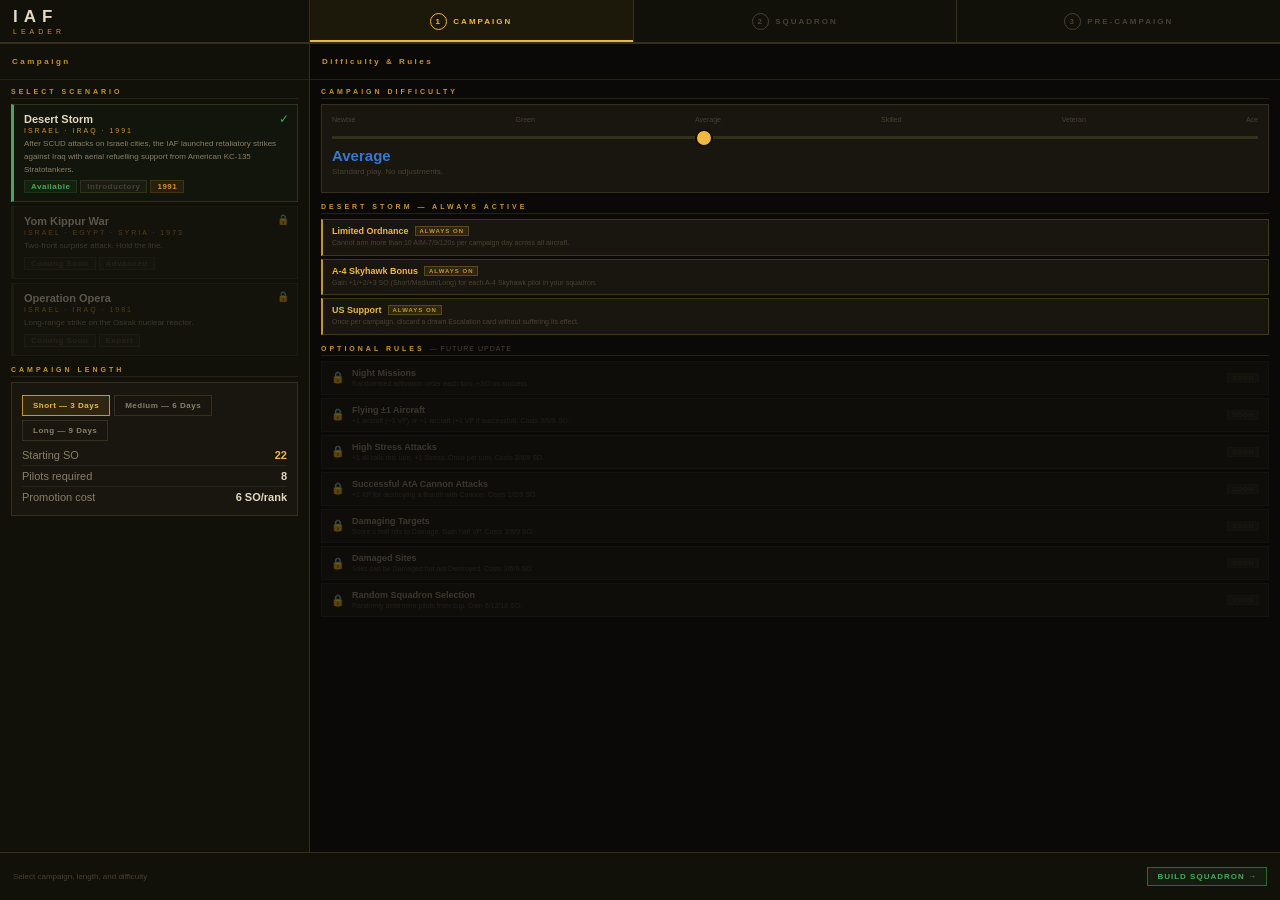
<file: Index.html>
<!DOCTYPE html>
<html lang="en">
<head>
<meta charset="UTF-8">
<meta name="viewport" content="width=device-width,initial-scale=1,user-scalable=no">
<title>IAF Leader</title>
<style>
:root{
  --bg:#0a0908;--bg2:#111009;--bg3:#18160f;--bg4:#201e14;
  --line:#252218;--line2:#352f1e;
  --ink:#e4d9c0;--ink2:#8a7f65;--ink3:#4a4030;
  --gold:#c8952a;--gold2:#f0b840;--gd:rgba(200,149,42,.13);
  --red:#b82820;--red2:#e03830;--rdd:rgba(184,40,32,.15);
  --green:#2a6830;--green2:#48a858;--grd:rgba(42,104,48,.15);
  --blue:#1848a0;--blue2:#4080e0;--bld:rgba(24,72,160,.15);
  --amber:#906020;--amber2:#d09030;--amd:rgba(144,96,32,.15);
  --pu:#8030c0;--pu2:#c060f0;--pud:rgba(128,48,192,.13);
  /* Rank colours — matching actual game cards */
  --rk-N:#e0b800;--rk-G:#38a840;--rk-A:#3878d0;
  --rk-S:#d03020;--rk-V:#b030a0;--rk-X:#7a7040;
}
*{box-sizing:border-box;margin:0;padding:0;-webkit-tap-highlight-color:transparent}
html,body{width:100%;height:100%;overflow:hidden;background:var(--bg)}
body{font-family:-apple-system,'Helvetica Neue',Arial,sans-serif;color:var(--ink);font-size:13px}
button,select{font-family:inherit;font-size:inherit;cursor:pointer}

/* ── SHELL — always landscape layout ── */
.shell{width:100%;height:100%;display:grid;
  grid-template-columns:310px 1fr;grid-template-rows:44px 1fr;overflow:hidden}

/* ── TOPBAR ── */
.topbar{grid-column:1/-1;background:var(--bg2);border-bottom:2px solid var(--line2);
  display:flex;align-items:center;z-index:20;overflow:hidden}
.tb-logo{width:310px;flex-shrink:0;padding:0 13px;display:flex;align-items:center;
  gap:8px;border-right:1px solid var(--line2);height:100%}
.logo-iaf{font-size:17px;font-weight:900;letter-spacing:6px;color:var(--ink)}
.logo-sub{font-size:7px;letter-spacing:4px;color:var(--gold);margin-top:1px}
.tb-steps{flex:1;display:flex;height:100%}
.step{flex:1;display:flex;align-items:center;justify-content:center;gap:6px;
  font-size:8px;font-weight:700;letter-spacing:2px;color:var(--ink3);
  border-right:1px solid var(--line2);cursor:pointer;position:relative;
  text-transform:uppercase;transition:color .15s}
.step:last-child{border-right:none}
.step.on{color:var(--gold2);background:rgba(200,149,42,.06)}
.step.on::after{content:'';position:absolute;bottom:0;left:0;right:0;height:2px;background:var(--gold2)}
.step.done{color:var(--green2)}
.step.done::after{content:'';position:absolute;bottom:0;left:0;right:0;height:2px;background:var(--green2)}
.step-n{width:17px;height:17px;border-radius:50%;border:1px solid currentColor;
  display:flex;align-items:center;justify-content:center;font-size:8px;font-weight:800}
.tb-right{display:flex;gap:5px;padding:0 11px;flex-shrink:0}
.chip{background:var(--bg3);border:1px solid var(--line2);padding:2px 8px;
  font-size:8px;font-weight:700;color:var(--ink2)}
.chip b{color:var(--gold2)}

/* ── PANELS ── */
.lp,.rp{display:flex;flex-direction:column;overflow:hidden}
.lp{background:var(--bg2);border-right:1px solid var(--line2)}
.ph{flex-shrink:0;padding:8px 12px;border-bottom:1px solid var(--line);
  display:flex;align-items:center;justify-content:space-between;min-height:36px}
.ph-t{font-size:8px;font-weight:700;letter-spacing:2.5px;color:var(--gold)}
.ph-s{font-size:8px;color:var(--ink3)}
.pb{flex:1;overflow-y:auto;padding:8px 11px;padding-bottom:56px}

/* ── ACTION BAR ── */
.abar{position:fixed;bottom:0;left:0;right:0;height:48px;
  background:var(--bg2);border-top:1px solid var(--line2);
  display:flex;align-items:center;padding:0 13px;gap:10px;z-index:15}
.abar-info{flex:1;font-size:8px;color:var(--ink3)}

/* ── TYPOGRAPHY ── */
.sl{font-size:7px;font-weight:700;letter-spacing:3px;color:var(--gold);
  margin:10px 0 5px;padding-bottom:3px;border-bottom:1px solid var(--line);text-transform:uppercase}
.sl:first-child{margin-top:0}
.card{background:var(--bg3);border:1px solid var(--line2);padding:8px 10px;margin-bottom:5px}
.row{display:flex;align-items:center;justify-content:space-between;
  padding:4px 0;border-bottom:1px solid var(--line);font-size:11px}
.row:last-child{border-bottom:none}
.rl{color:var(--ink2)}.rv{font-weight:700;color:var(--ink)}
.rv.g{color:var(--green2)}.rv.r{color:var(--red2)}.rv.y{color:var(--gold2)}
.rv.b{color:var(--blue2)}.rv.a{color:var(--amber2)}.rv.d{color:var(--ink3)}
.fb{display:flex;align-items:center;justify-content:space-between}
.flex{display:flex;align-items:center}.fw{flex-wrap:wrap}
.gap4{gap:4px}.gap6{gap:6px}.gap8{gap:8px}
.mt4{margin-top:4px}.mt6{margin-top:6px}.mt8{margin-top:8px}.mt12{margin-top:12px}
.mb4{margin-bottom:4px}.mb6{margin-bottom:6px}.mb8{margin-bottom:8px}
.dim{color:var(--ink2)}.tiny{font-size:8px}.sm{font-size:10px}.ctr{text-align:center}

/* ── RANK BADGES ── */
.bdg{display:inline-flex;align-items:center;padding:1px 6px;
  font-size:8px;font-weight:700;letter-spacing:.5px;border:1px solid}
.rN{background:rgba(224,184,0,.16); color:var(--rk-N);border-color:rgba(224,184,0,.35)}
.rG{background:rgba(56,168,64,.16); color:var(--rk-G);border-color:rgba(56,168,64,.35)}
.rA{background:rgba(56,120,208,.16);color:var(--rk-A);border-color:rgba(56,120,208,.35)}
.rS{background:rgba(208,48,32,.16); color:var(--rk-S);border-color:rgba(208,48,32,.35)}
.rV{background:rgba(176,48,160,.16);color:var(--rk-V);border-color:rgba(176,48,160,.35)}
.rX{background:rgba(122,112,64,.2); color:var(--rk-X);border-color:rgba(122,112,64,.4)}
.bGr{background:var(--grd);color:var(--green2);border-color:rgba(42,104,48,.3)}
.bR{background:var(--rdd);color:var(--red2);border-color:rgba(184,40,32,.3)}
.bG{background:var(--gd);color:var(--gold2);border-color:rgba(200,149,42,.3)}
.bB{background:var(--bld);color:var(--blue2);border-color:rgba(24,72,160,.3)}
.bA{background:var(--amd);color:var(--amber2);border-color:rgba(144,96,32,.3)}
.bP{background:var(--pud);color:var(--pu2);border-color:rgba(128,48,192,.3)}
.bX{background:rgba(255,255,255,.03);color:var(--ink3);border-color:var(--line2)}

/* ── BUTTONS ── */
.btn{display:inline-flex;align-items:center;justify-content:center;gap:4px;
  padding:7px 13px;font-size:8px;font-weight:700;letter-spacing:1.5px;border:1px solid;text-transform:uppercase}
.btn:active{opacity:.7}.btn.full{width:100%}.btn.sm{padding:4px 9px;letter-spacing:1px}
.btn-g{background:var(--grd);border-color:var(--green);color:var(--green2)}
.btn-y{background:var(--gd);border-color:var(--gold);color:var(--gold2)}
.btn-r{background:var(--rdd);border-color:var(--red);color:var(--red2)}
.btn-b{background:var(--bld);border-color:var(--blue2);color:var(--blue2)}
.btn-a{background:var(--amd);border-color:var(--amber2);color:var(--amber2)}
.btn-p{background:var(--pud);border-color:var(--pu);color:var(--pu2)}
.btn-x{background:none;border-color:var(--line2);color:var(--ink3)}
.rb{display:flex;gap:5px;margin-top:5px}.rb .btn{flex:1}

/* ── OPTION PILLS ── */
.opts{display:flex;gap:4px;flex-wrap:wrap;margin:4px 0}
.op{background:var(--bg3);border:1px solid var(--line2);padding:5px 10px;
  font-size:8px;font-weight:600;color:var(--ink2);cursor:pointer;letter-spacing:.5px}
.op.sel{background:var(--gd);border-color:var(--gold);color:var(--gold2)}
.op:active{opacity:.7}

/* ── CAMPAIGN CARD ── */
.cc{border:1px solid var(--line2);border-left:3px solid var(--line2);
  padding:8px 10px;margin-bottom:4px;cursor:pointer;position:relative;background:var(--bg3)}
.cc:active{background:var(--bg4)}
.cc.sel{border-left-color:var(--green2);background:rgba(42,104,48,.06)}
.cc.locked{opacity:.35;cursor:not-allowed}
.cc-n{font-size:11px;font-weight:800;color:var(--ink)}
.cc-y{font-size:7px;letter-spacing:2px;color:var(--amber2);margin:2px 0 4px}
.cc-d{font-size:8px;color:var(--ink2);line-height:1.6;margin-bottom:4px}
.cc-tags{display:flex;gap:3px;flex-wrap:wrap}
.cc-chk{position:absolute;top:7px;right:8px;font-size:12px;color:var(--green2)}
.cc-lck{position:absolute;top:7px;right:8px;font-size:10px;color:var(--ink3)}

/* ── DIFFICULTY SLIDER ── */
.diff-wrap{padding:3px 0 6px}
.diff-labels{display:flex;justify-content:space-between;font-size:7px;color:var(--ink3);margin-bottom:4px}
input[type=range]{width:100%;-webkit-appearance:none;height:3px;background:var(--line2);outline:none}
input[type=range]::-webkit-slider-thumb{-webkit-appearance:none;width:18px;height:18px;
  border-radius:50%;background:var(--gold2);border:2px solid var(--bg2)}
.diff-val{font-size:15px;font-weight:900;margin-top:5px}
.diff-sub{font-size:8px;color:var(--ink3);margin-top:2px;line-height:1.5}

/* ── ADJUSTMENT CARDS ── */
.adj{border:1px solid var(--line2);padding:6px 9px;margin-bottom:3px;
  display:flex;align-items:flex-start;gap:7px;cursor:pointer;background:var(--bg3)}
.adj.adv{border-left:2px solid var(--green2)}
.adj.dis{border-left:2px solid var(--red2)}
.adj.on.adv{background:rgba(42,104,48,.13);border-color:var(--green2)}
.adj.on.dis{background:rgba(184,40,32,.13);border-color:var(--red2)}
.adj-chk{width:15px;height:15px;border:1px solid var(--line2);flex-shrink:0;margin-top:1px;
  display:flex;align-items:center;justify-content:center;font-size:9px}
.adj.on.adv .adj-chk{background:var(--green2);border-color:var(--green2);color:#000}
.adj.on.dis .adj-chk{background:var(--red2);border-color:var(--red2);color:#fff}
.adj-n{font-size:9px;font-weight:700;color:var(--ink)}
.adj-d{font-size:7px;color:var(--ink3);margin-top:1px;line-height:1.4}

/* ── ALWAYS-ON RULES ── */
.rule-on{border:1px solid rgba(200,149,42,.25);border-left:2px solid var(--gold);
  padding:6px 9px;margin-bottom:3px;background:var(--bg3)}
.rule-n{font-size:9px;font-weight:700;color:var(--gold2);margin-bottom:2px;display:flex;align-items:center;gap:6px}
.rule-badge{font-size:6px;font-weight:700;letter-spacing:1px;
  background:var(--gd);color:var(--gold);border:1px solid rgba(200,149,42,.3);padding:1px 4px}
.rule-d{font-size:7px;color:var(--ink3);line-height:1.5}

/* ── LOCKED OPTIONAL RULE ── */
.rule-lock{border:1px solid var(--line);padding:6px 9px;margin-bottom:3px;
  display:flex;align-items:center;gap:7px;background:var(--bg3);opacity:.38}
.rule-lock-info{flex:1}
.rule-lock-n{font-size:9px;font-weight:700;color:var(--ink2)}
.rule-lock-d{font-size:7px;color:var(--ink3);margin-top:1px;line-height:1.3}
.soon{font-size:6px;letter-spacing:1px;color:var(--ink3);
  background:var(--bg4);border:1px solid var(--line);padding:1px 4px;flex-shrink:0}

/* ── PILOT BROWSER ── */
.fbar{display:flex;gap:3px;flex-wrap:wrap;margin-bottom:5px;align-items:center}
select.fs{background:var(--bg3);border:1px solid var(--line2);color:var(--ink);
  padding:4px 5px;font-size:8px;-webkit-appearance:none;flex:1;min-width:65px}
.srt{background:var(--bg3);border:1px solid var(--line2);color:var(--ink2);
  padding:3px 7px;font-size:7px;letter-spacing:1px;flex-shrink:0}
.srt.on{border-color:var(--gold);color:var(--gold2);background:var(--gd)}

/* ── PILOT CARD ── */
.pc{background:var(--bg3);border:1px solid var(--line2);border-left:3px solid var(--line2);
  margin-bottom:4px;overflow:hidden}
.pc.inq{border-left-color:var(--green2)}
.pc.exp{border-color:var(--gold)}
.pc-h{display:flex;align-items:center;gap:6px;padding:6px 8px;cursor:pointer}
.pc-h:active{background:var(--bg4)}
.pc-n{font-size:11px;font-weight:800;color:var(--ink);flex:1;min-width:0}
.pc-sub{display:flex;gap:3px;flex-wrap:wrap;margin-top:2px;align-items:center}
.pc-btn{padding:3px 8px;font-size:7px;font-weight:700;letter-spacing:1px;border:1px solid;flex-shrink:0}
.pc-btn.add{border-color:var(--green);color:var(--green2);background:none}
.pc-btn.rem{border-color:var(--red);color:var(--red2);background:none}

/* ── RANK STAT GRID ── */
.rg{display:grid;grid-template-columns:68px repeat(9,1fr);gap:2px;padding:0 7px 7px}
.rgh{background:var(--bg2);border:1px solid var(--line);padding:2px;
  text-align:center;font-size:6px;letter-spacing:.3px;color:var(--ink3)}
.rgh.ln{text-align:left;font-size:7px}
.rgc{background:var(--bg);border:1px solid var(--line);padding:2px;
  text-align:center;font-size:8px;font-weight:700;color:var(--ink)}
.rgc.ln{text-align:left;background:var(--bg2);font-size:7px;font-weight:400;color:var(--ink2)}
.rgc.hi{background:rgba(200,149,42,.1);border-color:var(--gold)}
.p{color:var(--green2)}.n{color:var(--red2)}.z{color:var(--ink3)}
.go{color:var(--gold2)}.bl{color:var(--blue2)}
/* rank-coloured name cells */
.cN{color:var(--rk-N)}.cG{color:var(--rk-G)}.cA{color:var(--rk-A)}
.cS{color:var(--rk-S)}.cV{color:var(--rk-V)}.cX{color:var(--rk-X)}

/* ── SQUAD SLOTS ── */
.sq{display:flex;align-items:center;gap:6px;padding:5px 8px;
  border:1px solid var(--line2);border-left:3px solid var(--line);margin-bottom:3px;background:var(--bg3)}
.sq.ok{border-left-color:var(--green2)}.sq.sh{border-left-color:var(--red2)}
.sq-r{font-size:7px;letter-spacing:1.5px;width:44px;flex-shrink:0}
.sq-info{flex:1;min-width:0}
.sq-n{font-size:10px;font-weight:700;color:var(--ink)}
.sq-d{font-size:7px;color:var(--ink3);margin-top:1px}

/* ── PRECAMP PILOT ── */
.pm{border:1px solid var(--line2);border-left:3px solid var(--green2);
  padding:7px 9px;margin-bottom:4px;background:var(--bg3)}
.pm-top{display:flex;align-items:center;justify-content:space-between;margin-bottom:5px}
.pm-n{font-size:11px;font-weight:800;color:var(--ink)}
.pm-stats{display:flex;gap:3px;flex-wrap:wrap;margin-bottom:3px}
.pst{background:var(--bg);border:1px solid var(--line);padding:1px 5px;font-size:7px;color:var(--ink2)}
.pst b{color:var(--ink)}
.xpr{display:flex;align-items:center;gap:5px;font-size:7px;color:var(--ink3);margin-top:3px}
.xpb{flex:1;height:2px;background:var(--line)}
.xpf{height:100%;background:var(--gold)}
.prom-hist{font-size:7px;color:var(--pu2);margin-top:3px}

/* ── SO POOL ── */
.so-pool{border:1px solid rgba(200,149,42,.3);border-left:3px solid var(--gold);
  padding:8px 10px;margin-bottom:7px;background:var(--bg3)}
.so-n{font-size:24px;font-weight:900;color:var(--gold2);line-height:1}
.so-l{font-size:7px;letter-spacing:2px;color:var(--ink3);margin-top:1px}

/* ── MISSION SCREENS ── */
.zone-row{display:flex;gap:6px;margin-bottom:10px}
.zone{flex:1;background:var(--bg3);border:1px solid var(--line2);padding:10px 10px 12px;min-height:160px;position:relative;max-height:52vh;overflow-y:auto}
.dir-group{margin-bottom:8px}
.dir-label{font-size:8px;font-weight:800;letter-spacing:2px;color:var(--gold2);
  margin-bottom:4px;padding-bottom:2px;border-bottom:1px solid var(--line)}
.site-row{display:flex;gap:8px;flex-wrap:wrap}
.site-counter-wrap{display:flex;flex-direction:column;align-items:center;gap:2px}
.site-disc{width:78px;height:90px;flex-shrink:0}
.ctr-aoa-lbl{max-width:78px}
.ctr-aoa-lbl .bdg{white-space:nowrap}
.zone-t{font-size:7px;font-weight:700;letter-spacing:2.5px;color:var(--gold);
  margin-bottom:8px;padding-bottom:4px;border-bottom:1px solid var(--line)}
.threat-counter{background:var(--bg4);border:1px solid var(--line2);border-left:3px solid var(--red2);
  padding:5px 8px;margin-bottom:3px;font-size:9px;display:flex;align-items:center;gap:6px}
.tc-icon{font-size:14px;flex-shrink:0}
.tc-info{flex:1}
.tc-n{font-size:9px;font-weight:700;color:var(--ink)}
.tc-d{font-size:7px;color:var(--ink3)}
.tc-status{font-size:7px;font-weight:700}
.tc-status.act{color:var(--red2)}.tc-status.dam{color:var(--amber2)}.tc-status.des{color:var(--ink3)}
/* Aircraft token */
.ac-token{background:var(--bg4);border:1px solid var(--blue2);border-left:3px solid var(--blue2);
  padding:5px 8px;margin-bottom:3px;display:flex;align-items:center;gap:6px;cursor:pointer}
.ac-token:active{background:var(--bg2)}
.ac-token.low-alt{border-left-color:var(--green2)}
.ac-token.high-alt{border-left-color:var(--blue2)}
.ac-token.attacking{border-left-color:var(--red2);background:rgba(184,40,32,.07)}
.ac-token.shaken{border-left-color:var(--amber2)}
.ac-token.sar{border-left-color:var(--ink3);opacity:.5}
.act-ico{font-size:16px;flex-shrink:0}
.act-n{font-size:10px;font-weight:800;color:var(--ink)}
.act-d{font-size:7px;color:var(--ink3);margin-top:1px}
/* Target card */
.tgt-card{border:1px solid var(--gold);border-left:3px solid var(--gold);
  padding:9px 11px;margin-bottom:5px;cursor:pointer;background:var(--bg3);position:relative}
.tgt-card:active{background:var(--bg4)}
.tgt-card.sel{background:rgba(200,149,42,.07)}
.tgt-n{font-size:12px;font-weight:800;color:var(--gold2)}
.tgt-vp{position:absolute;top:8px;right:9px;font-size:10px;font-weight:900;color:var(--gold2)}
.tgt-stats{display:grid;grid-template-columns:1fr 1fr;gap:3px;margin-top:6px}
.tgt-flags{display:flex;gap:3px;flex-wrap:wrap;margin-top:5px}

/* ── WEAPON LOAD ── */
.wg{display:grid;grid-template-columns:1fr 1fr;gap:3px;margin:5px 0}
.wb{background:var(--bg);border:1px solid var(--line2);padding:5px 7px;
  cursor:pointer;text-align:left}
.wb.sel{border-color:var(--gold);background:var(--gd)}
.wb.ata{border-left:2px solid var(--blue2)}.wb.atg{border-left:2px solid var(--amber2)}
.wb-n{font-size:9px;font-weight:700;color:var(--ink)}
.wb-d{font-size:7px;color:var(--ink3);margin-top:1px;font-family:monospace}

/* ── TABS ── */
.tabs{display:flex;border-bottom:1px solid var(--line);margin-bottom:8px}
.tab{padding:5px 11px;font-size:7px;font-weight:700;letter-spacing:2px;
  color:var(--ink3);border-bottom:2px solid transparent;cursor:pointer;white-space:nowrap}
.tab.on{color:var(--gold2);border-bottom-color:var(--gold)}

/* ── MODAL ── */
.mbg{display:none;position:fixed;inset:0;background:rgba(0,0,0,.85);
  z-index:100;align-items:center;justify-content:center}
.mbg.open{display:flex}
.modal{background:var(--bg2);border:1px solid var(--line2);border-top:2px solid var(--gold);
  width:460px;max-height:80vh;overflow-y:auto;padding:13px 12px 22px}
.mtt{font-size:9px;font-weight:700;letter-spacing:2px;color:var(--gold);
  margin-bottom:11px;display:flex;align-items:center;justify-content:space-between}
.mx{background:none;border:none;color:var(--ink3);font-size:19px;line-height:1}

/* ── TOAST ── */
#toast{position:fixed;bottom:56px;left:50%;transform:translateX(-50%);
  background:var(--bg3);border:1px solid var(--gold);color:var(--ink);
  padding:6px 15px;font-size:8px;font-weight:700;z-index:500;display:none;max-width:280px;text-align:center}
#toast.on{display:block;animation:tp .18s ease}
@keyframes tp{from{opacity:0;bottom:44px}to{opacity:1;bottom:56px}}

::-webkit-scrollbar{width:3px}::-webkit-scrollbar-track{background:transparent}
::-webkit-scrollbar-thumb{background:var(--line2);border-radius:1px}
select{background:var(--bg3);border:1px solid var(--line2);color:var(--ink);padding:6px;width:100%;font-size:11px;-webkit-appearance:none}
.shell.in-campaign .abar{display:none}
.shell.in-campaign{grid-template-rows:44px 1fr}

/* ── CAMPAIGN MAP SCREEN ── */
.camp-screen{grid-column:1/-1;width:100%;height:100%;overflow:hidden;display:flex;flex-direction:column;background:linear-gradient(160deg,#1a140c,#0e0b07)}
.map-layout{flex:1;display:grid;grid-template-columns:230px 1fr 190px;overflow:hidden;min-height:0}
.map-info-panel{background:linear-gradient(160deg,#2a2015,#1a1610);border-right:2px solid #4a3a20;
  padding:10px 11px;overflow-y:auto;display:flex;flex-direction:column;gap:8px}
.map-info-title{font-size:13px;font-weight:900;letter-spacing:1px;color:#f0e0c0}
.map-info-sub{font-size:8px;letter-spacing:1.5px;color:var(--gold2);font-weight:700}
.map-info-desc{font-size:8px;color:#c0b090;line-height:1.6}
.map-rules-box{background:rgba(0,0,0,.25);border:1px solid #4a3a20;padding:7px 8px;border-radius:2px}
.map-rule{font-size:7.5px;color:#d0c0a0;line-height:1.6;margin-bottom:5px}
.map-rule:last-child{margin-bottom:0}
.map-rule b{color:var(--gold2)}
.us-avail{display:inline-block;font-size:6px;letter-spacing:1px;font-weight:700;
  background:rgba(72,168,88,.2);color:var(--green2);border:1px solid rgba(72,168,88,.4);
  padding:1px 4px;margin-top:2px}
.us-used{display:inline-block;font-size:6px;letter-spacing:1px;font-weight:700;
  background:rgba(224,56,48,.2);color:var(--red2);border:1px solid rgba(224,56,48,.4);
  padding:1px 4px;margin-top:2px}
.map-day-box{background:rgba(0,0,0,.25);border:1px solid #4a3a20;padding:7px 8px}
.map-day-lbl{font-size:7px;letter-spacing:2px;color:var(--gold);margin-bottom:5px;font-weight:700}
.map-day-track{display:flex;gap:3px;margin-bottom:5px}
.map-day-pip{flex:1;height:22px;border:1px solid #4a3a20;display:flex;align-items:center;justify-content:center;font-size:10px;font-weight:700;color:#8a7a5a}
.map-day-pip.past{background:var(--gold);border-color:var(--gold);color:#000}
.map-day-pip.cur{border-color:var(--gold2);color:var(--gold2);box-shadow:0 0 0 1px var(--gold2) inset}
.map-day-detail{font-size:8px;color:#c0b090;text-align:center}
.map-vp-row{display:flex;gap:6px}
.map-vp-box{flex:1;background:rgba(0,0,0,.25);border:1px solid #4a3a20;padding:8px;text-align:center}
.map-vp-n{font-size:22px;font-weight:900;color:var(--gold2);line-height:1}
.map-vp-l{font-size:7px;letter-spacing:2px;color:#8a7a5a;margin-top:2px}

.map-center{overflow:hidden;display:flex;align-items:center;justify-content:center;padding:8px;position:relative}
.map-canvas-wrap{width:100%;height:100%;max-width:100%;max-height:100%;display:flex;align-items:center;justify-content:center}
.map-svg{width:100%;height:100%;max-height:100%}
.stress-lbl{fill:#c04030;font-size:15px;font-weight:900;font-family:inherit}
.country-lbl{fill:#8a9088;font-size:13px;font-weight:700;letter-spacing:1px;font-family:inherit}
.tgt-pin{cursor:pointer}
.tgt-pin-circle{fill:#1a1a1a;stroke:var(--gold2);stroke-width:2}
.tgt-pin-circle.longpress-hl{fill:#c02020;stroke:#ff4040;stroke-width:4;animation:pinpulse .6s ease-in-out infinite alternate}
@keyframes pinpulse{from{r:16}to{r:22}}
.tgt-pin-circle.attacked{fill:#2a4a2a;stroke:var(--green2)}
.tgt-pin-circle.selected{fill:var(--gold);stroke:#fff;stroke-width:3}
.tgt-pin-text{fill:var(--gold2);font-size:13px;font-weight:900;text-anchor:middle;dominant-baseline:central;font-family:inherit;pointer-events:none}
.tgt-pin-circle.selected + .tgt-pin-text{fill:#000}

.map-ref-panel{background:linear-gradient(160deg,#2a2015,#1a1610);border-left:2px solid #4a3a20;
  padding:10px 11px;overflow-y:auto}
.map-ref-title{font-size:9px;font-weight:900;letter-spacing:2px;color:var(--gold2);margin-bottom:6px}
.map-ref-col{display:flex;flex-direction:column;gap:3px}
.map-ref-sub{font-size:7px;letter-spacing:1.5px;color:#8a7a5a;font-weight:700;margin-top:3px}
.map-ref-item{font-size:8px;color:#c0b090;line-height:1.5;padding-left:6px;border-left:2px solid #4a3a20}
.track-strip{display:flex;flex-direction:column;gap:5px}
.track-mini{background:rgba(0,0,0,.25);border:1px solid #4a3a20;padding:5px 7px}
.track-mini-t{font-size:7px;letter-spacing:1.5px;font-weight:700;margin-bottom:3px}
.track-lvl{opacity:.6;font-weight:400}
.track-mini-v{font-size:14px;font-weight:900;color:var(--gold2)}

/* Bottom target strip */
.target-strip{flex-shrink:0;background:linear-gradient(180deg,#221c12,#1a1610);
  border-top:2px solid var(--gold);padding:8px 12px;max-height:170px;overflow-y:auto}
.ts-header{display:flex;align-items:center;justify-content:space-between;margin-bottom:7px}
.ts-title{font-size:9px;font-weight:900;letter-spacing:2px;color:var(--gold2)}
.ts-sub{font-size:8px;color:#8a7a5a}
.ts-cards{display:flex;gap:8px;overflow-x:auto;padding-bottom:4px}
.ts-card{flex-shrink:0;width:190px;background:var(--bg3);border:1px solid var(--line2);
  border-top:3px solid var(--gold);padding:8px 9px;cursor:pointer}
.ts-card:active{background:var(--bg4)}
.ts-card.sel{border-top-color:var(--green2);background:rgba(42,104,48,.08)}
.ts-card-top{display:flex;align-items:center;justify-content:space-between;margin-bottom:4px}
.ts-card-n{font-size:10px;font-weight:800;color:var(--gold2)}
.ts-card-vp{font-size:11px;font-weight:900;color:var(--gold2)}
.ts-card-stats{display:flex;gap:4px;flex-wrap:wrap;font-size:7px;color:#8a7a5a}
.ts-card-flags{display:flex;gap:2px;flex-wrap:wrap;margin-top:4px}

/* Target detail screen */
.target-detail-layout{flex:1;display:grid;grid-template-columns:1fr 320px;overflow:hidden}
.td-map-side{background:linear-gradient(160deg,#1a140c,#0e0b07);display:flex;align-items:center;justify-content:center;padding:16px}
.td-info-side{display:flex;flex-direction:column;overflow:hidden;background:var(--bg2);border-left:1px solid var(--line2)}

/* Seed / Arm two-panel layout */
.seed-layout{flex:1;display:grid;grid-template-columns:320px 1fr;overflow:hidden}
.seed-layout .lp{border-right:1px solid var(--line2)}
.td-card{padding:12px 14px}
.td-row{font-size:14px;padding:7px 0}
.td-row .rl{font-size:13px}
.td-row .rv{font-size:14px}
#target-detail-body{padding:16px 18px}

/* ── PILOT ROSTER SCREEN (Player Log style) ── */
.roster-layout{width:100%;height:100%;display:flex;flex-direction:column;overflow:hidden;padding:14px 18px}
.roster-header{flex-shrink:0;display:flex;align-items:center;justify-content:space-between;
  margin-bottom:12px;padding-bottom:10px;border-bottom:2px solid var(--gold)}
.roster-title{font-size:15px;font-weight:900;letter-spacing:2px;color:var(--gold2)}
.roster-grid{flex:1;overflow-y:auto;display:grid;grid-template-columns:repeat(auto-fill,minmax(300px,1fr));gap:8px;align-content:start}
.pilot-log-card{background:var(--bg3);border:1px solid var(--line2);border-left:4px solid var(--line2);padding:10px 12px}
.pilot-log-card.status-ok{border-left-color:var(--green2)}
.pilot-log-card.status-shaken{border-left-color:var(--amber2)}
.pilot-log-card.status-grounded{border-left-color:var(--red2);opacity:.55}
.plc-top{display:flex;align-items:center;justify-content:space-between;margin-bottom:8px}
.plc-name{font-size:14px;font-weight:900;color:var(--ink)}
.plc-badges{display:flex;gap:4px;align-items:center}
.plc-stat-grid{display:grid;grid-template-columns:repeat(4,1fr);gap:4px;margin-bottom:8px}
.plc-stat{background:var(--bg);border:1px solid var(--line);padding:5px 4px;text-align:center}
.plc-stat-l{font-size:7px;letter-spacing:1px;color:var(--ink3);margin-bottom:2px}
.plc-stat-v{font-size:13px;font-weight:900;color:var(--ink)}
.plc-stress-row{display:flex;align-items:center;gap:6px;margin-bottom:6px}
.plc-stress-bar{flex:1;height:8px;background:var(--line);border-radius:2px;overflow:hidden;position:relative}
.plc-stress-fill{height:100%;transition:width .3s}
.plc-stress-marks{position:absolute;inset:0;display:flex}
.plc-stress-mark{flex:1;border-right:1px solid rgba(0,0,0,.3)}
.plc-cool-row{display:flex;gap:3px;align-items:center}
.plc-cool-pip{width:14px;height:14px;border:1px solid var(--line2);border-radius:50%;display:flex;align-items:center;justify-content:center;font-size:8px;color:var(--ink3)}
.plc-cool-pip.filled{background:var(--blue2);border-color:var(--blue2);color:#fff}
.plc-xp-row{display:flex;align-items:center;gap:6px;margin-top:6px;font-size:9px;color:var(--ink3)}
.plc-xp-bar{flex:1;height:3px;background:var(--line)}
.plc-xp-fill{height:100%;background:var(--gold)}
.plc-mission-history{display:flex;gap:3px;margin-top:6px;flex-wrap:wrap}
.plc-mission-pip{width:16px;height:16px;border:1px solid var(--line2);font-size:8px;display:flex;align-items:center;justify-content:center;color:var(--ink3)}
.plc-mission-pip.hit{background:var(--green2);border-color:var(--green2);color:#000}
</style>
</head>
<body>
<div id="toast"></div>
<div class="shell" id="shell">

<!-- ████ TOPBAR — SETUP MODE ████ -->
<div class="topbar" id="topbar-setup">
  <div class="tb-logo">
    <div><div class="logo-iaf">IAF</div><div class="logo-sub">LEADER</div></div>
  </div>
  <div class="tb-steps" id="tb-steps">
    <div class="step on"   id="stp1" onclick="gotoStep(1)"><div class="step-n">1</div>CAMPAIGN</div>
    <div class="step"      id="stp2" onclick="gotoStep(2)"><div class="step-n">2</div>SQUADRON</div>
    <div class="step"      id="stp3" onclick="gotoStep(3)"><div class="step-n">3</div>PRE-CAMPAIGN</div>
  </div>
</div>

<!-- ████ TOPBAR — CAMPAIGN MODE ████ -->
<div class="topbar" id="topbar-camp" style="display:none">
  <div class="tb-logo" style="cursor:pointer" onclick="gotoMissionScreen('map')">
    <div><div class="logo-iaf">IAF</div><div class="logo-sub">LEADER</div></div>
  </div>
  <div class="tb-steps" id="camp-nav">
    <div class="step on" id="cn-map" onclick="gotoMissionScreen('map')"><div class="step-n">◈</div>CAMPAIGN MAP</div>
    <div class="step" id="cn-roster" onclick="gotoMissionScreen('roster')"><div class="step-n">P</div>PILOT ROSTER</div>
    <div class="step" id="cn-tgt" onclick="gotoMissionScreen('target')" style="display:none"><div class="step-n">◎</div>TARGET</div>
    <div class="step" id="cn-seed" onclick="gotoMissionScreen('seed')" style="display:none"><div class="step-n">▦</div>SEED SITES</div>
    <div class="step" id="cn-assign" onclick="gotoMissionScreen('assign')" style="display:none"><div class="step-n">P</div>ASSIGN PILOTS</div>
    <div class="step" id="cn-arm" onclick="gotoMissionScreen('arm')" style="display:none"><div class="step-n">✈</div>ARM AIRCRAFT</div>
  </div>
  <div class="tb-right" id="tb-right">
    <div class="chip">DAY <b id="ch-day">1</b>/<b id="ch-totaldays">3</b></div>
    <div class="chip">VP <b id="ch-vp">0</b></div>
    <div class="chip">SO <b id="ch-so">22</b></div>
  </div>
</div>

<!-- ████ SETUP STEP 1 ████ -->
<div id="p1L" class="lp">
  <div class="ph"><div class="ph-t">Campaign</div></div>
  <div class="pb">
    <div class="sl">Select Scenario</div>
    <div class="cc sel" id="cc-ds" onclick="selCamp('ds')">
      <div class="cc-chk" id="cc-ds-mk">✓</div>
      <div class="cc-n">Desert Storm</div>
      <div class="cc-y">ISRAEL · IRAQ · 1991</div>
      <div class="cc-d">After SCUD attacks on Israeli cities, the IAF launched retaliatory strikes against Iraq with aerial refuelling support from American KC-135 Stratotankers.</div>
      <div class="cc-tags"><span class="bdg bGr">Available</span><span class="bdg bX">Introductory</span><span class="bdg bA">1991</span></div>
    </div>
    <div class="cc locked"><div class="cc-lck">🔒</div><div class="cc-n">Yom Kippur War</div><div class="cc-y">ISRAEL · EGYPT · SYRIA · 1973</div><div class="cc-d">Two-front surprise attack. Hold the line.</div><div class="cc-tags"><span class="bdg bX">Coming Soon</span><span class="bdg bX">Advanced</span></div></div>
    <div class="cc locked"><div class="cc-lck">🔒</div><div class="cc-n">Operation Opera</div><div class="cc-y">ISRAEL · IRAQ · 1981</div><div class="cc-d">Long-range strike on the Osirak nuclear reactor.</div><div class="cc-tags"><span class="bdg bX">Coming Soon</span><span class="bdg bX">Expert</span></div></div>
    <div class="sl">Campaign Length</div>
    <div class="card">
      <div class="opts" id="len-g">
        <div class="op sel" data-val="short"  onclick="pop(this,'len-g');upLen()">Short — 3 Days</div>
        <div class="op"     data-val="medium" onclick="pop(this,'len-g');upLen()">Medium — 6 Days</div>
        <div class="op"     data-val="long"   onclick="pop(this,'len-g');upLen()">Long — 9 Days</div>
      </div>
      <div class="row mt4"><span class="rl">Starting SO</span><span class="rv y" id="l-so">22</span></div>
      <div class="row"><span class="rl">Pilots required</span><span class="rv" id="l-pil">8</span></div>
      <div class="row"><span class="rl">Promotion cost</span><span class="rv" id="l-prom">6 SO/rank</span></div>
    </div>
  </div>
</div>

<div id="p1R" class="rp">
  <div class="ph"><div class="ph-t">Difficulty & Rules</div></div>
  <div class="pb">
    <div class="sl">Campaign Difficulty</div>
    <div class="card mb6">
      <div class="diff-wrap">
        <div class="diff-labels">
          <span>Newbie</span><span>Green</span><span>Average</span><span>Skilled</span><span>Veteran</span><span>Ace</span>
        </div>
        <input type="range" id="diff-sl" min="0" max="5" value="2" oninput="upDiff()">
        <div class="diff-val" id="diff-val" style="color:var(--rk-A)">Average</div>
        <div class="diff-sub" id="diff-sub">Standard play. No adjustments.</div>
      </div>
    </div>
    <div id="adj-wrap" style="display:none">
      <div class="sl" id="adj-title">Select Adjustments</div>
      <div id="adj-list"></div>
      <button class="btn btn-x sm mt4 full" onclick="randAdj()">🎲 Randomise</button>
    </div>
    <div class="sl">Desert Storm — Always Active</div>
    <div class="rule-on"><div class="rule-n">Limited Ordnance <span class="rule-badge">ALWAYS ON</span></div><div class="rule-d">Cannot arm more than 10 AIM-7/9/120s per campaign day across all aircraft.</div></div>
    <div class="rule-on"><div class="rule-n">A-4 Skyhawk Bonus <span class="rule-badge">ALWAYS ON</span></div><div class="rule-d">Gain +1/+2/+3 SO (Short/Medium/Long) for each A-4 Skyhawk pilot in your squadron.</div></div>
    <div class="rule-on"><div class="rule-n">US Support <span class="rule-badge">ALWAYS ON</span></div><div class="rule-d">Once per campaign, discard a drawn Escalation card without suffering its effect.</div></div>
    <div class="sl">Optional Rules <span style="font-size:7px;color:var(--ink3);letter-spacing:1px;font-weight:400">— Future update</span></div>
    <div class="rule-lock"><span style="font-size:11px">🔒</span><div class="rule-lock-info"><div class="rule-lock-n">Night Missions</div><div class="rule-lock-d">Randomised activation order each turn. +SO on success.</div></div><div class="soon">SOON</div></div>
    <div class="rule-lock"><span style="font-size:11px">🔒</span><div class="rule-lock-info"><div class="rule-lock-n">Flying ±1 Aircraft</div><div class="rule-lock-d">+1 aircraft (−1 VP) or −1 aircraft (+1 VP if successful). Costs 3/6/9 SO.</div></div><div class="soon">SOON</div></div>
    <div class="rule-lock"><span style="font-size:11px">🔒</span><div class="rule-lock-info"><div class="rule-lock-n">High Stress Attacks</div><div class="rule-lock-d">+1 all rolls this turn, +1 Stress. Once per turn. Costs 3/6/9 SO.</div></div><div class="soon">SOON</div></div>
    <div class="rule-lock"><span style="font-size:11px">🔒</span><div class="rule-lock-info"><div class="rule-lock-n">Successful AtA Cannon Attacks</div><div class="rule-lock-d">+1 XP for destroying a Bandit with Cannon. Costs 1/2/3 SO.</div></div><div class="soon">SOON</div></div>
    <div class="rule-lock"><span style="font-size:11px">🔒</span><div class="rule-lock-info"><div class="rule-lock-n">Damaging Targets</div><div class="rule-lock-d">Score ≥ half hits to Damage. Gain half VP. Costs 3/6/9 SO.</div></div><div class="soon">SOON</div></div>
    <div class="rule-lock"><span style="font-size:11px">🔒</span><div class="rule-lock-info"><div class="rule-lock-n">Damaged Sites</div><div class="rule-lock-d">Sites can be Damaged but not Destroyed. Costs 3/6/9 SO.</div></div><div class="soon">SOON</div></div>
    <div class="rule-lock"><span style="font-size:11px">🔒</span><div class="rule-lock-info"><div class="rule-lock-n">Random Squadron Selection</div><div class="rule-lock-d">Randomly determine pilots from cup. Gain 6/12/18 SO.</div></div><div class="soon">SOON</div></div>
  </div>
</div>

<!-- ████ SETUP STEP 2 ████ -->
<div id="p2L" class="lp" style="display:none">
  <div class="ph"><div class="ph-t">My Squadron</div><div class="ph-s" id="s2-sub">0 pilots</div></div>
  <div class="pb">
    <div class="sl">Required Slots</div>
    <div id="slot-view"></div>
    <div class="sl">Selected Pilots</div>
    <div id="squad-list"></div>
    <div class="sm dim ctr" id="squad-empty" style="padding:12px;display:none">Use browser → to add pilots</div>
  </div>
</div>
<div id="p2R" class="rp" style="display:none">
  <div class="ph">
    <div class="ph-t">Pilot Browser</div>
    <div class="flex gap4">
      <button class="srt on" id="sb-name" onclick="setSort('name')">Name</button>
      <button class="srt" id="sb-ata"  onclick="setSort('ata')">ATA↓</button>
      <button class="srt" id="sb-atg"  onclick="setSort('atg')">ATG↓</button>
      <button class="srt" id="sb-cool" onclick="setSort('cool')">Cool↓</button>
      <button class="srt" id="sb-sa"   onclick="setSort('sa')">SA↓</button>
    </div>
  </div>
  <div class="pb">
    <div class="fbar">
      <select class="fs" id="f-ac"   onchange="renderBrowser()"><option value="">All Aircraft</option><option>C2 Kfir</option><option>F-4 Phantom</option><option>F-16 Fighting Falcon</option><option>F-15A Eagle</option><option>A-4 Skyhawk</option></select>
      <select class="fs" id="f-rank" onchange="renderBrowser()"><option value="">All Ranks</option><option>Newbie</option><option>Green</option><option>Average</option><option>Skilled</option><option>Veteran</option><option>Ace</option></select>
      <select class="fs" id="f-ata"  onchange="renderBrowser()"><option value="">ATA: Any</option><option value="-1">−1+</option><option value="0">0+</option><option value="1">1+</option><option value="2">2+</option><option value="3">3+</option></select>
      <select class="fs" id="f-atg"  onchange="renderBrowser()"><option value="">ATG: Any</option><option value="0">0+</option><option value="1">1+</option><option value="2">2+</option><option value="3">3+</option></select>
      <select class="fs" id="f-cool" onchange="renderBrowser()"><option value="">Cool: Any</option><option value="1">1+</option><option value="2">2+</option></select>
      <select class="fs" id="f-sa"   onchange="renderBrowser()"><option value="">SA: Any</option><option value="1">1+</option><option value="2">2+</option><option value="3">3+</option></select>
    </div>
    <div class="tiny dim mb4" id="br-cnt"></div>
    <div id="browser-list"></div>
  </div>
</div>

<!-- ████ SETUP STEP 3 ████ -->
<div id="p3L" class="lp" style="display:none">
  <div class="ph"><div class="ph-t">SO Points</div></div>
  <div class="pb">
    <div class="so-pool">
      <div class="fb">
        <div><div class="so-n" id="so-n">22</div><div class="so-l">SPECIAL OPINION POINTS</div></div>
        <div style="text-align:right;font-size:7px;color:var(--ink3)">
          Promote: <span style="color:var(--gold2)" id="pc-lbl">6</span> SO/rank<br>
          <span style="font-size:7px;color:var(--ink3)">Only way to start as Veteran or Ace</span>
        </div>
      </div>
    </div>
    <div class="sl">Promotions</div>
    <div id="promo-list"></div>
    <div class="sl">Skills <span style="font-size:7px;color:var(--ink3);font-weight:400;letter-spacing:1px">— Expansion, coming soon</span></div>
    <div class="rule-lock" style="opacity:.35"><span style="font-size:11px">🔒</span><div class="rule-lock-info"><div class="rule-lock-n">Pilot Skills</div><div class="rule-lock-d">Purchase specialised skills for pilots. Costs 1/2/3 SO per skill.</div></div><div class="soon">SOON</div></div>
  </div>
</div>
<div id="p3R" class="rp" style="display:none">
  <div class="ph"><div class="ph-t">Squadron Stats</div></div>
  <div class="pb">
    <div class="tabs">
      <div class="tab on" onclick="stab(this,'s3t1','s3t2')">Pilots</div>
      <div class="tab" onclick="stab(this,'s3t2','s3t1');renderSum()">Summary</div>
    </div>
    <div id="s3t1"><div id="precamp-pilots"></div></div>
    <div id="s3t2" style="display:none">
      <div style="display:grid;grid-template-columns:1fr 1fr;gap:6px;margin-bottom:8px">
        <div class="card">
          <div class="sl" style="margin-top:0">Campaign Config</div>
          <div class="row"><span class="rl">Scenario</span><span class="rv">Desert Storm</span></div>
          <div class="row"><span class="rl">Length</span><span class="rv y" id="sm-len">Short</span></div>
          <div class="row"><span class="rl">Difficulty</span><span class="rv" id="sm-diff">Average</span></div>
          <div class="row"><span class="rl">Adjustments</span><span class="rv" id="sm-adj">None</span></div>
          <div class="row"><span class="rl">SO remaining</span><span class="rv y" id="sm-so">22</span></div>
        </div>
        <div class="card">
          <div class="sl" style="margin-top:0">Always Active</div>
          <div class="row"><span class="rl">Limited Ordnance</span><span class="bdg bGr">On</span></div>
          <div class="row"><span class="rl">A-4 Bonus</span><span class="bdg bGr">On</span></div>
          <div class="row"><span class="rl">US Support</span><span class="bdg bGr">On</span></div>
        </div>
      </div>
      <div class="sl">Final Squadron</div>
      <div id="sm-squad"></div>
      <button class="btn btn-g full mt8" onclick="beginCampaign()">▶ Begin Campaign — Day 1</button>
    </div>
  </div>
</div>

<!-- ████ CAMPAIGN MAP SCREEN ████ -->
<div id="scr-map" class="camp-screen" style="display:none">
  <div class="map-layout">
    <!-- LEFT INFO PANEL -->
    <div class="map-info-panel">
      <div class="map-info-title" id="map-camp-title">1991: DESERT STORM</div>
      <div class="map-info-sub">OVERVIEW — <span id="map-diff-label">INTRODUCTORY</span></div>
      <div class="map-info-desc">After being repeatedly targeted by SCUD Rockets, Israel launched a counterattack against Iraq with the help of aerial refuelling from American KC-135 Stratotankers.</div>
      <div class="map-rules-box">
        <div class="map-rule"><b>Limited Ordnance:</b> Cannot Arm more than 10 AIM-7/9/120s per day.</div>
        <div class="map-rule"><b>A-4 Skyhawk:</b> +1/2/3 SOs.</div>
        <div class="map-rule"><b>U.S. Support:</b> Once during the Campaign, discard a drawn Escalation Card without suffering its effect. <span id="map-us-status" class="us-avail">AVAILABLE</span></div>
      </div>
      <div class="map-day-box">
        <div class="map-day-lbl">CAMPAIGN DAY</div>
        <div class="map-day-track" id="map-day-track"></div>
        <div class="map-day-detail" id="map-day-detail">Day 1 of 3</div>
      </div>
      <div class="map-vp-row">
        <div class="map-vp-box"><div class="map-vp-n" id="map-vp">0</div><div class="map-vp-l">VP</div></div>
        <div class="map-vp-box"><div class="map-vp-n" id="map-so">22</div><div class="map-vp-l">SO</div></div>
      </div>
      <button class="btn btn-r full mt8" id="fly-mission-btn" onclick="startTargetDraw()">▶ Fly Mission — Draw Targets</button>
    </div>

    <!-- CENTER MAP -->
    <div class="map-center">
      <div class="map-canvas-wrap">
        <svg viewBox="0 0 800 620" class="map-svg" id="map-svg">
          <!-- Stress zone dividers -->
          <line x1="430" y1="10" x2="430" y2="610" stroke="#5a4a30" stroke-width="2" stroke-dasharray="6,4"/>
          <line x1="590" y1="10" x2="590" y2="610" stroke="#5a4a30" stroke-width="2" stroke-dasharray="6,4"/>
          <text x="220" y="30" class="stress-lbl">STRESS: 1</text>
          <text x="500" y="30" class="stress-lbl">STRESS: 2</text>
          <text x="650" y="30" class="stress-lbl">STRESS: 3 +1XP</text>
          <!-- Iraq outline with internal detail -->
          <path d="M 180 90 L 420 60 L 560 80 L 610 140 L 640 220 L 620 320 L 600 420 L 560 500 L 480 560 L 380 570 L 280 540 L 220 460 L 180 380 L 160 260 L 170 160 Z"
            fill="#4a5a48" stroke="#c04030" stroke-width="3" opacity="0.95"/>
          <!-- Tigris & Euphrates rivers -->
          <path d="M 320 90 Q 340 180 380 260 Q 420 340 400 420 Q 390 480 420 550" fill="none" stroke="#3868a0" stroke-width="3" opacity="0.7"/>
          <path d="M 250 130 Q 300 220 360 280 Q 430 340 470 420 Q 500 470 480 550" fill="none" stroke="#3868a0" stroke-width="3" opacity="0.7"/>
          <!-- Terrain texture — desert/mountain hints -->
          <circle cx="230" cy="150" r="3" fill="#8a8060" opacity=".5"/><circle cx="260" cy="170" r="2" fill="#8a8060" opacity=".5"/>
          <circle cx="500" cy="120" r="3" fill="#7a8a70" opacity=".5"/><circle cx="540" cy="140" r="2" fill="#7a8a70" opacity=".5"/>
          <circle cx="220" cy="480" r="3" fill="#8a8060" opacity=".5"/><circle cx="250" cy="500" r="2" fill="#8a8060" opacity=".5"/>
          <path d="M 480 90 L 620 220" stroke="#6a7a60" stroke-width="1" opacity=".4" stroke-dasharray="2,3"/>
          <path d="M 200 350 L 350 470" stroke="#6a7a60" stroke-width="1" opacity=".4" stroke-dasharray="2,3"/>
          <!-- Region labels inside Iraq -->
          <text x="240" y="230" class="region-lbl">WESTERN DESERT</text>
          <text x="480" y="180" class="region-lbl">NORTHERN IRAQ</text>
          <text x="380" y="500" class="region-lbl">SOUTHERN IRAQ</text>
          <text x="60" y="330" class="country-lbl">SYRIA</text>
          <text x="60" y="600" class="country-lbl">SAUDI ARABIA</text>
          <text x="640" y="150" class="country-lbl">IRAN</text>
          <text x="640" y="70" class="country-lbl">TURKEY</text>
          <text x="720" y="580" class="country-lbl">KUWAIT</text>
          <g id="target-pins"></g>
        </svg>
      </div>
    </div>

    <!-- RIGHT REFERENCE PANEL -->
    <div class="map-ref-panel">
      <div class="map-ref-title">WEAPONS</div>
      <div class="map-ref-col">
        <div class="map-ref-sub">STANDARD</div>
        <div class="map-ref-item">Mk.82/83/84 Iron Bombs</div>
        <div class="map-ref-item">M117R / M118 Bombs</div>
        <div class="map-ref-item">CBU · Rockets</div>
        <div class="map-ref-item">AIM-7 · AIM-9</div>
        <div class="map-ref-item">Fuel Tanks · ECM Pods</div>
        <div class="map-ref-sub mt8">SPECIAL</div>
        <div class="map-ref-item">AGM-65 Maverick</div>
        <div class="map-ref-item">AGM-78 ARM</div>
        <div class="map-ref-item">GBU-10/12/16</div>
        <div class="map-ref-item">Python</div>
      </div>
      <div class="map-ref-title mt12">TRACKS</div>
      <div class="track-strip" id="track-strip"></div>
    </div>
  </div>

  <!-- BOTTOM TARGET STRIP -->
  <div class="target-strip" id="target-strip" style="display:none">
    <div class="ts-header">
      <span class="ts-title">DRAWN TARGETS — Day <span id="ts-day">1</span></span>
      <span class="ts-sub" id="ts-sub">Select a target to attack</span>
    </div>
    <div class="ts-cards" id="ts-cards"></div>
  </div>
</div>

<!-- ████ TARGET DETAIL SCREEN ████ -->
<!-- ████ PILOT ROSTER SCREEN ████ -->
<div id="scr-roster" class="camp-screen" style="display:none">
  <div class="roster-layout">
    <div class="roster-header">
      <div class="roster-title">I.A.F. LEADER — PILOT ROSTER</div>
      <div class="fbar" style="margin:0">
        <select class="fs" id="rf-ac" onchange="renderRoster()">
          <option value="">All Aircraft</option>
          <option>C2 Kfir</option><option>F-4 Phantom</option>
          <option>F-16 Fighting Falcon</option><option>F-15A Eagle</option><option>A-4 Skyhawk</option>
        </select>
        <select class="fs" id="rf-status" onchange="renderRoster()">
          <option value="">All Status</option>
          <option value="OK">OK Only</option>
          <option value="Shaken">Shaken Only</option>
          <option value="grounded">Grounded (KIA/MIA)</option>
        </select>
      </div>
    </div>
    <div class="roster-grid" id="roster-grid"></div>
  </div>
</div>

<div id="scr-target" class="camp-screen" style="display:none">
  <div class="target-detail-layout">
    <div class="td-map-side">
      <svg viewBox="0 0 800 620" class="map-svg">
        <line x1="430" y1="10" x2="430" y2="610" stroke="#5a4a30" stroke-width="2" stroke-dasharray="6,4"/>
        <line x1="590" y1="10" x2="590" y2="610" stroke="#5a4a30" stroke-width="2" stroke-dasharray="6,4"/>
        <path d="M 180 90 L 420 60 L 560 80 L 610 140 L 640 220 L 620 320 L 600 420 L 560 500 L 480 560 L 380 570 L 280 540 L 220 460 L 180 380 L 160 260 L 170 160 Z"
          fill="#6a7a68" stroke="#c04030" stroke-width="3" opacity="0.85"/>
        <g id="target-detail-pin"></g>
      </svg>
    </div>
    <div class="td-info-side">
      <div class="ph"><div class="ph-t">Target Briefing</div></div>
      <div class="pb" id="target-detail-body"></div>
    </div>
  </div>
</div>

<!-- ████ SEED SITES SCREEN ████ -->
<div id="scr-seed" class="camp-screen" style="display:none">
  <div class="seed-layout">
    <div class="lp">
      <div class="ph"><div class="ph-t">Site Seeding</div></div>
      <div class="pb">
        <div class="sl">Site Counts</div>
        <div class="card mb6">
          <div class="row"><span class="rl">Approach Sites</span><span class="rv r" id="seed-sA">0</span></div>
          <div class="row"><span class="rl">Centre Sites</span><span class="rv r" id="seed-sC">0</span></div>
          <div class="row"><span class="rl">Intel modifier</span><span class="rv b" id="seed-intel">0</span></div>
          <div class="row"><span class="rl">Difficulty modifier</span><span class="rv" id="seed-diff">0</span></div>
        </div>
        <div class="tiny dim mb6">Sites are drawn automatically and placed with an Angle of Attack facing as soon as the target is confirmed. Bandits will be added in a later build.</div>
        <div class="sl mt8">Counter Pool</div>
        <div id="pool-display"></div>
      </div>
    </div>
    <div class="rp">
      <div class="ph"><div class="ph-t">Tactical Layout — 4 Approach Directions + Centre</div></div>
      <div class="pb">
        <div class="zone-row">
          <div class="zone">
            <div class="zone-t">APPROACH AREAS (N / E / S / W)</div>
            <div id="zone-app-sites"></div>
          </div>
          <div class="zone">
            <div class="zone-t">CENTRE AREA</div>
            <div id="zone-ctr-sites"></div>
          </div>
        </div>
        <button class="btn btn-y full" id="seed-next" style="display:none" onclick="goAssignPilots()">Assign Pilots →</button>
      </div>
    </div>
  </div>
</div>

<!-- ████ ASSIGN PILOTS SCREEN ████ -->
<div id="scr-assign" class="camp-screen" style="display:none">
  <div class="seed-layout">
    <div class="lp">
      <div class="ph"><div class="ph-t">Assign Pilots</div><div class="ph-s" id="assign-sub">0 assigned</div></div>
      <div class="pb">
        <div class="sl">Select Pilots for This Mission</div>
        <div id="assign-pilots"></div>
      </div>
    </div>
    <div class="rp">
      <div class="ph"><div class="ph-t">Altitude</div></div>
      <div class="pb">
        <div class="opts" id="alt-g">
          <div class="op sel" data-val="low"  onclick="pop(this,'alt-g')">Low Altitude</div>
          <div class="op"     data-val="high" onclick="pop(this,'alt-g')">High Altitude</div>
        </div>
        <div class="tiny dim mt4 mb8">Low: can use bombs/rockets. High: can use guided weapons.</div>
        <div class="sl">Assigned Pilots</div>
        <div id="assign-summary"></div>
        <button class="btn btn-y full mt8" id="assign-next" style="display:none" onclick="confirmAssign()">Arm Aircraft →</button>
      </div>
    </div>
  </div>
</div>

<!-- ████ ARM AIRCRAFT SCREEN ████ -->
<div id="scr-arm" class="camp-screen" style="display:none">
  <div class="seed-layout">
    <div class="lp">
      <div class="ph"><div class="ph-t">Arm Aircraft</div><div class="ph-s" id="arm-sub">Select pilot</div></div>
      <div class="pb">
        <div class="sl">Assigned Pilots — Tap to Arm</div>
        <div id="arm-pilots"></div>
      </div>
    </div>
    <div class="rp">
      <div class="ph"><div class="ph-t">Weapon Load</div><div class="ph-s" id="arm-pilot-name">—</div></div>
      <div class="pb">
        <div id="arm-weapon-area"><div class="sm dim ctr" style="padding:16px">Select a pilot ← to arm</div></div>
        <div id="arm-summary" class="mt8"></div>
        <button class="btn btn-r full mt8" id="launch-btn" style="display:none" onclick="launchMission()">🚀 Launch Mission →</button>
      </div>
    </div>
  </div>
</div>

<!-- ACTION BAR -->
<div class="abar">
  <div class="abar-info" id="abar-info"></div>
  <div style="display:flex;gap:6px">
    <button class="btn btn-x sm" id="ab-back" style="display:none" onclick="prevStep()">← Back</button>
    <button class="btn btn-g sm" id="ab-next" onclick="nextStep()">Next →</button>
  </div>
</div>

</div><!-- shell -->

<!-- PROMOTE MODAL -->
<div class="mbg" id="mod-promo">
<div class="modal">
  <div class="mtt"><span id="pm-ttl">Promote</span><button class="mx" onclick="closeM('mod-promo')">✕</button></div>
  <div id="pm-body"></div>
</div>
</div>
<script>
// ═══════════════════════════════════════
// DATA
// ═══════════════════════════════════════
const RANKS=['Newbie','Green','Average','Skilled','Veteran','Ace'];
const RK_CLS={Newbie:'rN',Green:'rG',Average:'rA',Skilled:'rS',Veteran:'rV',Ace:'rX'};
const RK_COL={Newbie:'var(--rk-N)',Green:'var(--rk-G)',Average:'var(--rk-A)',Skilled:'var(--rk-S)',Veteran:'var(--rk-V)',Ace:'var(--rk-X)'};
const DIFF_INFO=[
  {label:'Newbie', col:'var(--rk-N)', sub:'Easiest. Select 2 Advantages.',  adv:2, dis:0},
  {label:'Green',  col:'var(--rk-G)', sub:'Easy. Select 1 Advantage.',       adv:1, dis:0},
  {label:'Average',col:'var(--rk-A)', sub:'Standard play. No adjustments.',  adv:0, dis:0},
  {label:'Skilled',col:'var(--rk-S)', sub:'Hard. Select 1 Disadvantage.',    adv:0, dis:1},
  {label:'Veteran',col:'var(--rk-V)', sub:'Very Hard. Select 2 Disadvantages.', adv:0, dis:2},
  {label:'Ace',    col:'var(--rk-X)', sub:'Elite. Select 3 Disadvantages.',  adv:0, dis:3},
];
const ADVANTAGES=[
  {id:'less-stress',   name:'Less Stress',            desc:'Pilots suffer 1 less Stress when flying a mission.'},
  {id:'down-threats',  name:'Downgraded Sites/Bandits',desc:'Subtract 1 from all Site and Bandit attack rolls.'},
  {id:'fewer-threats', name:'Fewer Sites/Bandits',     desc:'Place 1 fewer Site in Centre Area and draw 1 fewer Bandit.'},
];
const DISADVANTAGES=[
  {id:'extra-stress',  name:'Extra Stress',            desc:'Pilots suffer 1 extra Stress when flying a mission.'},
  {id:'imp-threats',   name:'Improved Sites/Bandits',  desc:'Add 1 to all Site and Bandit attack rolls.'},
  {id:'extra-threats', name:'Extra Sites/Bandits',     desc:'Place 1 extra Site in Centre Area and draw 1 extra Bandit.'},
  {id:'reduced-so',    name:'Reduced SOs',             desc:'Start with fewer SO Points. Short −6, Medium −15, Long −24.'},
];
const SQUAD_REQ={
  short: [{r:'Newbie',n:1},{r:'Green',n:2},{r:'Average',n:4},{r:'Skilled',n:1}],
  medium:[{r:'Newbie',n:1},{r:'Green',n:2},{r:'Average',n:5},{r:'Skilled',n:1},{r:'Veteran',n:1}],
  long:  [{r:'Newbie',n:1},{r:'Green',n:2},{r:'Average',n:6},{r:'Skilled',n:2},{r:'Veteran',n:1}]
};
const CAMP_CFG={
  short: {days:3,so:22,prom:6, rar:6},
  medium:{days:6,so:44,prom:12,rar:9},
  long:  {days:9,so:66,prom:18,rar:12}
};
// ═══════════════════════════════════════════════════════════
// CAMPAIGN TRACKS — verified from the physical Desert Storm campaign card.
// Each track is a per-campaign table (indexed by campaign id) so that future
// campaigns (Yom Kippur, Operation Opera, etc.) can define their own track
// values without touching this campaign's numbers.
//
// Track values run left→right exactly as printed on the card, index 0-8.
//   RECON:    number of target cards drawn per day at this level
//   INTEL:    effect on sites/bandits placed over the target at this level
//   INFRA:    modifier to hits required to destroy targets at this level
//   INVASION: effect at this level (only the last column has a real effect)
// ═══════════════════════════════════════════════════════════
const CAMPAIGN_TRACKS={
  ds:{ // Desert Storm 1991
    recon:{
      values:   [2,2,2,2,1,1,1,1,1],
      text:     ['2 cards/day','2 cards/day','2 cards/day','2 cards/day','1 card/day','1 card/day','1 card/day','1 card/day','1 card/day']
    },
    intel:{
      // effect codes: none | ctr-site (remove 1 centre site) | site (remove 1 site, any zone)
      // | bandit-or-site (choose 1 of either) | bandit-and-site (remove 1 of each)
      // | bandits-and-sites (remove 2 of each)
      effect: ['none','ctr-site','ctr-site','site','site','bandit-or-site','bandit-or-site','bandit-and-site','bandits-and-sites'],
      text:   ['No Change','−1 Centre Site','−1 Centre Site','−1 Site','−1 Site','−1 Bandit or Site','−1 Bandit or Site','−1 Bandit and Site','−2 Bandits and Sites']
    },
    infra:{
      // Positive = penalty (more hits needed). Negative = improvement (fewer hits needed).
      values: [1,1,0,-1,-1,-2,-2,-2,-3],
      text:   ['+1','+1','−0','−1','−1','−2','−2','−2','−3']
    },
    invasion:{
      // Only the final column carries an effect (+1 Stress each mission); all others are "No Penalty"
      effect: ['none','none','none','none','none','none','none','none','stress'],
      text:   ['No Penalty','No Penalty','No Penalty','No Penalty','No Penalty','No Penalty','No Penalty','No Penalty','+1 Stress each Mission']
    }
  }
};
function getTracks(campId){return CAMPAIGN_TRACKS[campId]||CAMPAIGN_TRACKS.ds;}
function getInfraMod(){
  const tr=getTracks(S.G.camp);
  return tr.infra.values[S.G.infra]??0;
}
function computeHitsRequired(t){
  const mod=getInfraMod(); // positive = penalty (more hits needed), negative = improvement (fewer hits needed)
  return Math.max(1,t.hits+mod);
}
// ═══════════════════════════════════════════════════════════
// SITE / BANDIT STATS — verified from IAF1.xlsx "Sites"/"Bandit" sheets
// ═══════════════════════════════════════════════════════════
const SD={
  sa2: {name:'SA-2', icon:'missile', mod:2, lo:0,hi:1,stress:6,dam:8,dest:9, radar:1,soft:1,range:0},
  sa14:{name:'SA-14',icon:'infantry',mod:-1,lo:1,hi:0,stress:6,dam:8,dest:10,radar:0,soft:1,range:0},
  sa10:{name:'SA-10',icon:'truck',   mod:0, lo:1,hi:1,stress:3,dam:6,dest:8, radar:1,soft:1,range:3},
  inf: {name:'Infantry',icon:'infantry',mod:0,lo:1,hi:0,stress:6,dam:10,dest:11,radar:0,soft:1,range:0},
};
const BD={
  mig23:{name:'MiG-23 Flogger',icon:'▲',mod:3,lo:1,hi:1,stress:3,dam:6,dest:9},
  mig21:{name:'MiG-21 Fishbed',icon:'▲',mod:4,lo:1,hi:1,stress:4,dam:7,dest:9},
  mig25:{name:'MiG-25 Foxbat', icon:'▲',mod:2,lo:1,hi:1,stress:2,dam:7,dest:9},
  su27: {name:'Su-27 Flanker', icon:'▲',mod:1,lo:1,hi:1,stress:2,dam:5,dest:8},
  // su_7 has no dedicated stat row in the source spreadsheet (Bandit sheet) even though
  // it appears in the Site_Bandit counter deck. Using mig21-equivalent stats as a stand-in
  // until the correct values are confirmed — FLAG FOR REVIEW.
  su7:  {name:'Su-7 Fitter (placeholder stats)',icon:'▲',mod:4,lo:1,hi:1,stress:4,dam:7,dest:9},
  none: {name:'No Bandit',     icon:'○',mod:0,lo:0,hi:0,stress:0,dam:0,dest:0},
};
// ═══════════════════════════════════════════════════════════
// COUNTER DECK — verified from the physical campaign card:
// "Site/Bandit Counters: No Site/No Bandit x12, SA-2/MiG-23 x6,
//  SA-14/MiG-21 x5, SA-10/MiG-25 x4, Infantry/Su-7 x5."
// 32 counters total. Each entry is ONE physical counter pairing a Site result
// with a Bandit result — drawn together, "out of a bag" (no replacement within
// a mission). The bag refills to full composition at the start of each new
// mission's seeding (see resetCounterBag()).
// ═══════════════════════════════════════════════════════════
const COUNTER_DECK_TEMPLATE=[
  ...Array(12).fill({site:null,bandit:null}),
  ...Array(6).fill({site:'sa2',bandit:'mig23'}),
  ...Array(5).fill({site:'sa14',bandit:'mig21'}),
  ...Array(4).fill({site:'sa10',bandit:'mig25'}),
  ...Array(5).fill({site:'inf',bandit:'su7'}),
];
// The live bag for the current mission — depletes as counters are drawn.
// Call resetCounterBag() whenever a new target/mission begins seeding.
let COUNTER_BAG=[];
function resetCounterBag(){
  COUNTER_BAG=COUNTER_DECK_TEMPLATE.map(c=>({...c}));
}
function drawFromBag(){
  if(!COUNTER_BAG.length)resetCounterBag(); // safety: refill if exhausted mid-mission
  const i=rnd(COUNTER_BAG.length);
  return COUNTER_BAG.splice(i,1)[0];
}
// ═══════════════════════════════════════════════════════════
// ANGLE OF ATTACK (AoA) COUNTERS — from physical counter photo.
// 24 single-direction, 10 triple-direction (all but rear), 6 omnidirectional (360°) = 40 total.
// Direction is expressed relative to target centre — arrow points AWAY from centre.
// ═══════════════════════════════════════════════════════════
const DIRECTIONS=['N','E','S','W'];
const AOA_DECK=(()=>{
  const deck=[];
  // 24 single-direction counters, 6 per direction
  DIRECTIONS.forEach(d=>{for(let i=0;i<6;i++)deck.push({type:'single',dirs:[d]});});
  // 10 triple-direction counters (all but the direction facing the rear)
  // distribute roughly evenly across which direction is excluded
  for(let i=0;i<10;i++){
    const excl=DIRECTIONS[i%4];
    deck.push({type:'triple',dirs:DIRECTIONS.filter(d=>d!==excl)});
  }
  // 6 omnidirectional counters
  for(let i=0;i<6;i++)deck.push({type:'omni',dirs:[...DIRECTIONS]});
  return deck;
})();
function drawAoA(){
  return AOA_DECK[rnd(AOA_DECK.length)];
}

// ═══════════════════════════════════════════════════════════
// WEAPONS — verified from IAF1.xlsx "Weapons" sheet (all entries, incl. previously missing ones)
// d[] = hit thresholds for 1/2/3/4 hits. w = weight points. t = ATA/ATG/Special.
// ═══════════════════════════════════════════════════════════
const WD={
  AIM7:   {t:'ATA',lo:1,hi:1,w:1,  d:[6,0,0,0],soft:0,veh:0},
  AIM9:   {t:'ATA',lo:1,hi:1,w:1,  d:[6,0,0,0],soft:0,veh:0},
  AIM120: {t:'ATA',lo:1,hi:1,w:1,  d:[5,0,0,0],soft:0,veh:0},
  Shafrir:{t:'ATA',lo:1,hi:1,w:1,  d:[5,0,0,0],soft:0,veh:0},
  Python: {t:'ATA',lo:1,hi:1,w:1,  d:[6,0,0,0],soft:0,veh:0},
  Cannon_ATA:{t:'ATA',lo:1,hi:1,w:0,d:[10,0,0,0],soft:0,veh:0,label:'Cannon'},
  CBU:    {t:'ATG',lo:1,hi:0,w:1,  d:[8,0,0,0],soft:4,veh:0},
  MK81:   {t:'ATG',lo:1,hi:0,w:0.5,d:[8,0,0,0],soft:0,veh:0},
  MK82:   {t:'ATG',lo:1,hi:0,w:1,  d:[7,10,0,0],soft:0,veh:0},
  MK83:   {t:'ATG',lo:1,hi:0,w:2,  d:[5,7,10,0],soft:0,veh:0},
  MK84:   {t:'ATG',lo:1,hi:0,w:3,  d:[3,5,8,0],soft:0,veh:0},
  M117R:  {t:'ATG',lo:1,hi:0,w:2,  d:[6,8,11,0],soft:3,veh:0},
  M118:   {t:'ATG',lo:1,hi:0,w:4,  d:[3,4,6,9],soft:0,veh:0},
  AGM12:  {t:'ATG',lo:0,hi:1,w:2,  d:[2,7,0,0],soft:0,veh:0},
  AGM45:  {t:'ATG',lo:0,hi:1,w:1,  d:[5,0,0,0],soft:0,veh:0,radar:1},
  AGM62:  {t:'ATG',lo:0,hi:1,w:2,  d:[4,7,10,0],soft:0,veh:0},
  AGM65:  {t:'ATG',lo:1,hi:1,w:2,  d:[7,10,0,0],soft:0,veh:3},
  AGM78:  {t:'ATG',lo:0,hi:1,w:2,  d:[4,0,0,0],soft:0,veh:0,radar:1},
  AGM88:  {t:'ATG',lo:0,hi:1,w:1,  d:[4,0,0,0],soft:0,veh:0,radar:1},
  GBU10:  {t:'ATG',lo:0,hi:1,w:3,  d:[2,3,5,8],soft:0,veh:0},
  GBU16:  {t:'ATG',lo:0,hi:1,w:2,  d:[3,5,7,9],soft:0,veh:0},
  GBU12:  {t:'ATG',lo:0,hi:1,w:1,  d:[6,8,10,0],soft:0,veh:0},
  Rocket: {t:'ATG',lo:1,hi:0,w:1,  d:[7,0,0,0],soft:0,veh:0,suppress:3},
  Cannon_ATG:{t:'ATG',lo:1,hi:0,w:0,d:[10,0,0,0],soft:0,veh:0,label:'Cannon'},
  'ECM Pod':  {t:'Pod',lo:0,hi:0,w:1,d:[]},
  'Fuel Tank':{t:'Pod',lo:0,hi:0,w:1,d:[]},
};
// ═══════════════════════════════════════════════════════════
// AIRCRAFT — verified from IAF1.xlsx "Aircraft" sheet.
// Weapon lists, weight points and service years (startYr/endYr) are exact.
// startYr/endYr will be used to filter aircraft availability in future campaigns.
// ═══════════════════════════════════════════════════════════
const ACD={
  'A-4 Skyhawk':{
    wp:5,startYr:1966,endYr:2008,
    w:['AIM9','AGM12','AGM45','AGM62','AGM65','CBU','MK82','MK83','MK84','Rocket','Python','Shafrir','Fuel Tank','ECM Pod','Cannon_ATA','Cannon_ATG']
  },
  'C2 Kfir':{
    wp:6,startYr:1976,endYr:1996,
    w:['AIM9','AGM65','CBU','MK82','MK83','MK84','GBU10','GBU12','GBU16','Rocket','Python','Fuel Tank','ECM Pod','Cannon_ATA','Cannon_ATG']
  },
  'F-4 Phantom':{
    wp:6,startYr:1969,endYr:2004,
    w:['AIM7','AIM9','AIM120','AGM45','AGM62','AGM65','AGM78','AGM88','CBU','MK82','MK83','MK84','GBU10','GBU12','Rocket','Python','Shafrir','Fuel Tank','ECM Pod','Cannon_ATA','Cannon_ATG']
  },
  'F-16 Fighting Falcon':{
    wp:6,startYr:1980,endYr:2026,
    w:['AIM7','AIM9','AIM120','AGM65','AGM88','CBU','MK82','MK83','MK84','GBU10','GBU12','Rocket','Python','Fuel Tank','ECM Pod','Cannon_ATA','Cannon_ATG']
  },
  'F-15A Eagle':{
    wp:8,startYr:1976,endYr:2026,
    w:['AIM7','AIM9','AIM120','Python','Fuel Tank','ECM Pod','Cannon_ATA']
  },
};
const TGTS=[
  {id:1, n:'Small Convoy',         ac:2,sA:1,sC:2,bA:0,bC:1,hits:6, vp:1,rc:0,ic:0,inf:1,st:1,inv:0,soft:1,veh:1,fixed:0,hard:0,esc:0},
  {id:2, n:'Supply Convoy',        ac:4,sA:2,sC:0,bA:3,bC:0,hits:8, vp:1,rc:0,ic:1,inf:1,st:3,inv:1,soft:0,veh:1,fixed:0,hard:0,esc:0},
  {id:6, n:'Mountain Stronghold',  ac:7,sA:2,sC:3,bA:1,bC:3,hits:11,vp:5,rc:1,ic:2,inf:2,st:3,inv:0,soft:0,veh:0,fixed:1,hard:1,esc:1},
  {id:7, n:'Large Stronghold',     ac:5,sA:2,sC:2,bA:2,bC:1,hits:6, vp:2,rc:1,ic:1,inf:1,st:0,inv:0,soft:0,veh:0,fixed:1,hard:1,esc:0},
  {id:8, n:'Stronghold',           ac:6,sA:4,sC:4,bA:1,bC:3,hits:5, vp:1,rc:2,ic:0,inf:1,st:2,inv:1,soft:0,veh:0,fixed:1,hard:0,esc:0},
  {id:9, n:'Infantry',             ac:3,sA:1,sC:1,bA:1,bC:1,hits:8, vp:2,rc:0,ic:1,inf:0,st:1,inv:0,soft:1,veh:0,fixed:0,hard:0,esc:0},
  {id:11,n:'Tank Spearhead',       ac:5,sA:1,sC:3,bA:1,bC:2,hits:9, vp:1,rc:1,ic:1,inf:0,st:2,inv:1,soft:0,veh:1,fixed:0,hard:0,esc:0},
  {id:12,n:'Tank Formation',       ac:6,sA:2,sC:3,bA:1,bC:2,hits:14,vp:1,rc:0,ic:1,inf:1,st:3,inv:1,soft:0,veh:1,fixed:0,hard:0,esc:0},
  {id:13,n:'Tanks',                ac:2,sA:1,sC:1,bA:1,bC:0,hits:4, vp:1,rc:1,ic:0,inf:0,st:2,inv:0,soft:0,veh:1,fixed:0,hard:0,esc:0},
  {id:14,n:'Mixed Ground Troops',  ac:3,sA:1,sC:2,bA:1,bC:1,hits:7, vp:1,rc:0,ic:0,inf:0,st:2,inv:1,soft:0,veh:1,fixed:0,hard:0,esc:0},
  {id:17,n:'SSM Launchers',        ac:4,sA:2,sC:4,bA:1,bC:1,hits:7, vp:2,rc:0,ic:0,inf:2,st:2,inv:1,soft:0,veh:1,fixed:0,hard:0,esc:1},
  {id:18,n:'Surface-to-Surface Missiles',ac:7,sA:2,sC:5,bA:2,bC:3,hits:15,vp:2,rc:1,ic:1,inf:1,st:3,inv:1,soft:0,veh:1,fixed:0,hard:0,esc:0},
  {id:19,n:'Convoy',               ac:2,sA:2,sC:0,bA:0,bC:2,hits:6, vp:1,rc:0,ic:0,inf:0,st:1,inv:0,soft:1,veh:1,fixed:0,hard:0,esc:0},
  {id:21,n:'Supply Base',          ac:4,sA:2,sC:3,bA:1,bC:2,hits:7, vp:2,rc:0,ic:2,inf:0,st:2,inv:0,soft:0,veh:0,fixed:1,hard:0,esc:0},
  {id:22,n:'Military Base',        ac:7,sA:2,sC:5,bA:2,bC:4,hits:13,vp:4,rc:0,ic:1,inf:2,st:3,inv:0,soft:0,veh:0,fixed:1,hard:0,esc:0},
  {id:23,n:'Airfield',             ac:4,sA:1,sC:2,bA:1,bC:2,hits:7, vp:1,rc:1,ic:0,inf:0,st:0,inv:1,soft:0,veh:0,fixed:1,hard:0,esc:0},
  {id:25,n:'Large Airbase',        ac:8,sA:2,sC:3,bA:2,bC:3,hits:15,vp:4,rc:0,ic:2,inf:2,st:3,inv:0,soft:0,veh:0,fixed:1,hard:0,esc:1},
  {id:31,n:'Major City',           ac:5,sA:1,sC:2,bA:1,bC:3,hits:15,vp:2,rc:0,ic:0,inf:0,st:3,inv:0,soft:0,veh:0,fixed:1,hard:0,esc:1},
  {id:32,n:'City',                 ac:3,sA:1,sC:1,bA:1,bC:1,hits:8, vp:1,rc:1,ic:1,inf:1,st:1,inv:0,soft:0,veh:0,fixed:1,hard:0,esc:0},
  {id:33,n:'Nuclear Power Plant',  ac:6,sA:2,sC:3,bA:1,bC:2,hits:9, vp:7,rc:2,ic:2,inf:2,st:4,inv:0,soft:0,veh:0,fixed:1,hard:1,esc:1},
  {id:36,n:'Central HQ',           ac:8,sA:3,sC:4,bA:2,bC:4,hits:19,vp:2,rc:1,ic:1,inf:0,st:3,inv:1,soft:0,veh:0,fixed:1,hard:0,esc:1},
  {id:39,n:'Government Building',  ac:4,sA:1,sC:2,bA:1,bC:1,hits:13,vp:3,rc:0,ic:2,inf:1,st:2,inv:0,soft:0,veh:0,fixed:1,hard:0,esc:0},
  {id:40,n:'Critical Buildings',   ac:6,sA:1,sC:2,bA:1,bC:4,hits:18,vp:3,rc:0,ic:2,inf:1,st:2,inv:0,soft:0,veh:0,fixed:1,hard:0,esc:0},
  {id:42,n:'Close Air Support',    ac:4,sA:0,sC:3,bA:0,bC:2,hits:8, vp:3,rc:2,ic:1,inf:0,st:3,inv:0,soft:1,veh:0,fixed:0,hard:0,esc:0},
];
const ALL_PILOTS=[
  {id:'max',name:'Max',ac:'C2 Kfir',ranks:[{r:'Newbie',exp:4,okHi:2,unfit:11,spd:'Slow',ata:-1,atg:-1,shAta:-3,shAtg:-3,cool:0,sa:0},{r:'Green',exp:5,okHi:4,unfit:11,spd:'Slow',ata:0,atg:0,shAta:-2,shAtg:-2,cool:0,sa:0},{r:'Average',exp:7,okHi:6,unfit:11,spd:'Slow',ata:1,atg:1,shAta:-1,shAtg:-1,cool:0,sa:0},{r:'Skilled',exp:11,okHi:4,unfit:11,spd:'Fast',ata:1,atg:0,shAta:0,shAtg:-1,cool:0,sa:0},{r:'Veteran',exp:9,okHi:5,unfit:11,spd:'Fast',ata:2,atg:1,shAta:0,shAtg:-1,cool:0,sa:0},{r:'Ace',exp:0,okHi:7,unfit:11,spd:'Fast',ata:3,atg:2,shAta:1,shAtg:0,cool:1,sa:0}]},
  {id:'decoy',name:'Decoy',ac:'C2 Kfir',ranks:[{r:'Newbie',exp:5,okHi:2,unfit:11,spd:'Slow',ata:0,atg:0,shAta:-3,shAtg:-3,cool:0,sa:0},{r:'Green',exp:6,okHi:3,unfit:11,spd:'Slow',ata:1,atg:1,shAta:-2,shAtg:-2,cool:0,sa:0},{r:'Average',exp:8,okHi:3,unfit:11,spd:'Slow',ata:2,atg:1,shAta:0,shAtg:1,cool:1,sa:0},{r:'Skilled',exp:7,okHi:5,unfit:11,spd:'Slow',ata:2,atg:2,shAta:-1,shAtg:-1,cool:1,sa:0},{r:'Veteran',exp:12,okHi:5,unfit:11,spd:'Fast',ata:2,atg:2,shAta:0,shAtg:0,cool:0,sa:0},{r:'Ace',exp:0,okHi:7,unfit:11,spd:'Fast',ata:3,atg:2,shAta:1,shAtg:0,cool:1,sa:0}]},
  {id:'ruby',name:'Ruby',ac:'C2 Kfir',ranks:[{r:'Newbie',exp:4,okHi:3,unfit:11,spd:'Slow',ata:-2,atg:-2,shAta:-3,shAtg:-3,cool:0,sa:0},{r:'Green',exp:7,okHi:5,unfit:11,spd:'Slow',ata:-1,atg:-1,shAta:-2,shAtg:-2,cool:1,sa:0},{r:'Average',exp:7,okHi:6,unfit:11,spd:'Slow',ata:0,atg:0,shAta:-1,shAtg:-1,cool:1,sa:0},{r:'Skilled',exp:8,okHi:5,unfit:11,spd:'Slow',ata:1,atg:0,shAta:0,shAtg:-1,cool:1,sa:1},{r:'Veteran',exp:12,okHi:5,unfit:11,spd:'Fast',ata:0,atg:0,shAta:-1,shAtg:-1,cool:1,sa:1},{r:'Ace',exp:0,okHi:6,unfit:11,spd:'Fast',ata:0,atg:0,shAta:-2,shAtg:-2,cool:2,sa:2}]},
  {id:'demon',name:'Demon',ac:'C2 Kfir',ranks:[{r:'Newbie',exp:3,okHi:1,unfit:8,spd:'Slow',ata:-1,atg:-1,shAta:-4,shAtg:-4,cool:1,sa:0},{r:'Green',exp:3,okHi:2,unfit:8,spd:'Slow',ata:0,atg:0,shAta:-2,shAtg:-2,cool:1,sa:0},{r:'Average',exp:5,okHi:2,unfit:8,spd:'Slow',ata:1,atg:1,shAta:0,shAtg:0,cool:1,sa:0},{r:'Skilled',exp:6,okHi:3,unfit:9,spd:'Slow',ata:2,atg:2,shAta:1,shAtg:1,cool:1,sa:0},{r:'Veteran',exp:9,okHi:5,unfit:11,spd:'Slow',ata:3,atg:3,shAta:1,shAtg:1,cool:1,sa:0},{r:'Ace',exp:0,okHi:6,unfit:11,spd:'Fast',ata:3,atg:3,shAta:1,shAtg:1,cool:0,sa:0}]},
  {id:'protector',name:'Protector',ac:'C2 Kfir',ranks:[{r:'Newbie',exp:3,okHi:2,unfit:11,spd:'Slow',ata:0,atg:-2,shAta:-2,shAtg:-4,cool:0,sa:0},{r:'Green',exp:5,okHi:4,unfit:11,spd:'Slow',ata:0,atg:-1,shAta:-2,shAtg:-3,cool:1,sa:0},{r:'Average',exp:6,okHi:6,unfit:11,spd:'Slow',ata:2,atg:-1,shAta:0,shAtg:-1,cool:0,sa:0},{r:'Skilled',exp:7,okHi:6,unfit:11,spd:'Slow',ata:1,atg:1,shAta:-1,shAtg:1,cool:1,sa:0},{r:'Veteran',exp:10,okHi:8,unfit:11,spd:'Slow',ata:2,atg:1,shAta:0,shAtg:-1,cool:1,sa:1},{r:'Ace',exp:0,okHi:8,unfit:11,spd:'Fast',ata:2,atg:1,shAta:0,shAtg:-1,cool:2,sa:0}]},
  {id:'scratch',name:'Scratch',ac:'C2 Kfir',ranks:[{r:'Newbie',exp:4,okHi:3,unfit:11,spd:'Slow',ata:-1,atg:-2,shAta:-3,shAtg:-4,cool:0,sa:0},{r:'Green',exp:5,okHi:4,unfit:11,spd:'Slow',ata:-1,atg:1,shAta:-3,shAtg:-1,cool:0,sa:0},{r:'Average',exp:6,okHi:5,unfit:11,spd:'Slow',ata:1,atg:0,shAta:-1,shAtg:-2,cool:1,sa:0},{r:'Skilled',exp:7,okHi:6,unfit:11,spd:'Slow',ata:0,atg:2,shAta:-2,shAtg:0,cool:1,sa:0},{r:'Veteran',exp:14,okHi:8,unfit:11,spd:'Fast',ata:1,atg:1,shAta:-1,shAtg:-1,cool:1,sa:0},{r:'Ace',exp:0,okHi:8,unfit:11,spd:'Slow',ata:2,atg:3,shAta:0,shAtg:1,cool:2,sa:1}]},
  {id:'storm',name:'Storm',ac:'F-4 Phantom',ranks:[{r:'Newbie',exp:2,okHi:2,unfit:11,spd:'Slow',ata:-2,atg:0,shAta:-5,shAtg:3,cool:0,sa:0},{r:'Green',exp:4,okHi:3,unfit:11,spd:'Slow',ata:-1,atg:1,shAta:-2,shAtg:0,cool:0,sa:0},{r:'Average',exp:5,okHi:6,unfit:11,spd:'Slow',ata:0,atg:1,shAta:-1,shAtg:0,cool:0,sa:0},{r:'Skilled',exp:6,okHi:5,unfit:11,spd:'Slow',ata:1,atg:1,shAta:-1,shAtg:-1,cool:0,sa:1},{r:'Veteran',exp:7,okHi:4,unfit:11,spd:'Slow',ata:0,atg:0,shAta:-2,shAtg:-2,cool:1,sa:3},{r:'Ace',exp:0,okHi:6,unfit:11,spd:'Slow',ata:1,atg:1,shAta:0,shAtg:0,cool:2,sa:3}]},
  {id:'star',name:'Star',ac:'F-4 Phantom',ranks:[{r:'Newbie',exp:5,okHi:4,unfit:11,spd:'Slow',ata:-1,atg:-1,shAta:-4,shAtg:-4,cool:0,sa:0},{r:'Green',exp:8,okHi:5,unfit:11,spd:'Slow',ata:0,atg:0,shAta:-1,shAtg:-1,cool:0,sa:0},{r:'Average',exp:9,okHi:6,unfit:11,spd:'Slow',ata:1,atg:1,shAta:0,shAtg:0,cool:0,sa:0},{r:'Skilled',exp:9,okHi:4,unfit:11,spd:'Fast',ata:2,atg:0,shAta:-1,shAtg:-3,cool:0,sa:0},{r:'Veteran',exp:11,okHi:5,unfit:11,spd:'Fast',ata:1,atg:1,shAta:0,shAtg:0,cool:1,sa:0},{r:'Ace',exp:0,okHi:7,unfit:11,spd:'Fast',ata:1,atg:2,shAta:0,shAtg:1,cool:2,sa:0}]},
  {id:'crusader',name:'Crusader',ac:'F-4 Phantom',ranks:[{r:'Newbie',exp:4,okHi:3,unfit:11,spd:'Slow',ata:-1,atg:-1,shAta:-4,shAtg:-4,cool:0,sa:1},{r:'Green',exp:7,okHi:5,unfit:11,spd:'Slow',ata:0,atg:0,shAta:-3,shAtg:-3,cool:1,sa:0},{r:'Average',exp:8,okHi:6,unfit:11,spd:'Slow',ata:1,atg:1,shAta:-2,shAtg:-2,cool:1,sa:0},{r:'Skilled',exp:9,okHi:6,unfit:11,spd:'Slow',ata:1,atg:1,shAta:-1,shAtg:-1,cool:2,sa:0},{r:'Veteran',exp:11,okHi:7,unfit:11,spd:'Slow',ata:2,atg:2,shAta:1,shAtg:1,cool:2,sa:0},{r:'Ace',exp:0,okHi:6,unfit:11,spd:'Slow',ata:3,atg:3,shAta:2,shAtg:2,cool:2,sa:1}]},
  {id:'warrior',name:'Warrior',ac:'F-4 Phantom',ranks:[{r:'Newbie',exp:5,okHi:3,unfit:11,spd:'Slow',ata:-3,atg:-1,shAta:-5,shAtg:-3,cool:1,sa:0},{r:'Green',exp:6,okHi:4,unfit:11,spd:'Slow',ata:-2,atg:0,shAta:-3,shAtg:-1,cool:1,sa:0},{r:'Average',exp:9,okHi:5,unfit:11,spd:'Slow',ata:-1,atg:1,shAta:-3,shAtg:-1,cool:2,sa:0},{r:'Skilled',exp:10,okHi:7,unfit:11,spd:'Slow',ata:0,atg:2,shAta:-2,shAtg:0,cool:2,sa:0},{r:'Veteran',exp:11,okHi:7,unfit:11,spd:'Slow',ata:1,atg:3,shAta:-1,shAtg:1,cool:2,sa:0},{r:'Ace',exp:0,okHi:8,unfit:11,spd:'Fast',ata:0,atg:3,shAta:-3,shAtg:0,cool:2,sa:0}]},
  {id:'rocket',name:'Rocket',ac:'F-16 Fighting Falcon',ranks:[{r:'Newbie',exp:8,okHi:3,unfit:11,spd:'Slow',ata:-1,atg:-1,shAta:-2,shAtg:-2,cool:0,sa:0},{r:'Green',exp:8,okHi:5,unfit:11,spd:'Slow',ata:0,atg:0,shAta:-1,shAtg:-1,cool:0,sa:0},{r:'Average',exp:10,okHi:6,unfit:11,spd:'Slow',ata:1,atg:1,shAta:-1,shAtg:-1,cool:1,sa:0},{r:'Skilled',exp:9,okHi:6,unfit:11,spd:'Slow',ata:1,atg:2,shAta:0,shAtg:1,cool:1,sa:0},{r:'Veteran',exp:12,okHi:7,unfit:11,spd:'Fast',ata:1,atg:1,shAta:0,shAtg:0,cool:0,sa:0},{r:'Ace',exp:0,okHi:8,unfit:11,spd:'Fast',ata:1,atg:1,shAta:1,shAtg:1,cool:1,sa:0}]},
  {id:'blade',name:'Blade',ac:'F-16 Fighting Falcon',ranks:[{r:'Newbie',exp:6,okHi:3,unfit:11,spd:'Slow',ata:0,atg:-1,shAta:-3,shAtg:-4,cool:0,sa:0},{r:'Green',exp:8,okHi:4,unfit:11,spd:'Slow',ata:1,atg:0,shAta:-1,shAtg:-2,cool:0,sa:0},{r:'Average',exp:10,okHi:5,unfit:11,spd:'Slow',ata:1,atg:1,shAta:0,shAtg:0,cool:1,sa:0},{r:'Skilled',exp:10,okHi:5,unfit:11,spd:'Slow',ata:2,atg:2,shAta:-1,shAtg:-1,cool:0,sa:1},{r:'Veteran',exp:11,okHi:5,unfit:11,spd:'Slow',ata:2,atg:3,shAta:1,shAtg:2,cool:0,sa:1},{r:'Ace',exp:0,okHi:4,unfit:11,spd:'Fast',ata:3,atg:2,shAta:2,shAtg:1,cool:0,sa:1}]},
  {id:'wild',name:'Wild',ac:'F-16 Fighting Falcon',ranks:[{r:'Newbie',exp:3,okHi:3,unfit:11,spd:'Slow',ata:-1,atg:-1,shAta:-4,shAtg:-4,cool:0,sa:0},{r:'Green',exp:5,okHi:4,unfit:11,spd:'Slow',ata:0,atg:0,shAta:-2,shAtg:-2,cool:0,sa:0},{r:'Average',exp:9,okHi:5,unfit:11,spd:'Slow',ata:1,atg:1,shAta:-1,shAtg:-1,cool:1,sa:0},{r:'Skilled',exp:10,okHi:6,unfit:11,spd:'Slow',ata:2,atg:0,shAta:1,shAtg:-1,cool:2,sa:0},{r:'Veteran',exp:11,okHi:6,unfit:11,spd:'Slow',ata:3,atg:1,shAta:2,shAtg:0,cool:2,sa:0},{r:'Ace',exp:0,okHi:8,unfit:11,spd:'Fast',ata:2,atg:2,shAta:-1,shAtg:-1,cool:2,sa:0}]},
  {id:'zoom',name:'Zoom',ac:'F-16 Fighting Falcon',ranks:[{r:'Newbie',exp:2,okHi:2,unfit:11,spd:'Slow',ata:-2,atg:-2,shAta:-3,shAtg:-3,cool:0,sa:0},{r:'Green',exp:2,okHi:4,unfit:11,spd:'Slow',ata:-1,atg:-1,shAta:-2,shAtg:-2,cool:0,sa:0},{r:'Average',exp:6,okHi:6,unfit:11,spd:'Slow',ata:0,atg:0,shAta:-1,shAtg:-1,cool:1,sa:0},{r:'Skilled',exp:11,okHi:4,unfit:11,spd:'Fast',ata:0,atg:0,shAta:-3,shAtg:-3,cool:0,sa:1},{r:'Veteran',exp:12,okHi:5,unfit:11,spd:'Fast',ata:0,atg:1,shAta:-1,shAtg:0,cool:0,sa:1},{r:'Ace',exp:0,okHi:8,unfit:11,spd:'Fast',ata:1,atg:1,shAta:-2,shAtg:-2,cool:0,sa:2}]},
  {id:'wing',name:'Wing',ac:'F-15A Eagle',ranks:[{r:'Newbie',exp:3,okHi:2,unfit:11,spd:'Slow',ata:1,atg:null,shAta:-1,shAtg:null,cool:0,sa:0},{r:'Green',exp:4,okHi:3,unfit:11,spd:'Slow',ata:2,atg:null,shAta:0,shAtg:null,cool:1,sa:0},{r:'Average',exp:5,okHi:5,unfit:11,spd:'Slow',ata:3,atg:null,shAta:1,shAtg:null,cool:1,sa:0},{r:'Skilled',exp:6,okHi:5,unfit:11,spd:'Slow',ata:3,atg:null,shAta:1,shAtg:null,cool:1,sa:1},{r:'Veteran',exp:10,okHi:5,unfit:11,spd:'Slow',ata:3,atg:null,shAta:1,shAtg:null,cool:2,sa:2},{r:'Ace',exp:0,okHi:4,unfit:11,spd:'Fast',ata:3,atg:null,shAta:1,shAtg:null,cool:2,sa:2}]},
  {id:'scissors',name:'Scissors',ac:'F-15A Eagle',ranks:[{r:'Newbie',exp:2,okHi:2,unfit:11,spd:'Slow',ata:0,atg:null,shAta:-2,shAtg:null,cool:0,sa:0},{r:'Green',exp:2,okHi:5,unfit:11,spd:'Slow',ata:1,atg:null,shAta:-1,shAtg:null,cool:0,sa:0},{r:'Average',exp:3,okHi:6,unfit:11,spd:'Slow',ata:2,atg:null,shAta:0,shAtg:null,cool:1,sa:0},{r:'Skilled',exp:5,okHi:6,unfit:11,spd:'Slow',ata:3,atg:null,shAta:1,shAtg:null,cool:2,sa:0},{r:'Veteran',exp:6,okHi:7,unfit:11,spd:'Slow',ata:3,atg:null,shAta:1,shAtg:null,cool:2,sa:1},{r:'Ace',exp:0,okHi:8,unfit:11,spd:'Fast',ata:3,atg:null,shAta:1,shAtg:null,cool:2,sa:1}]},
  {id:'wired',name:'Wired',ac:'F-15A Eagle',ranks:[{r:'Newbie',exp:3,okHi:2,unfit:11,spd:'Slow',ata:1,atg:null,shAta:-1,shAtg:null,cool:0,sa:0},{r:'Green',exp:4,okHi:4,unfit:11,spd:'Slow',ata:2,atg:null,shAta:0,shAtg:null,cool:0,sa:0},{r:'Average',exp:5,okHi:5,unfit:11,spd:'Slow',ata:2,atg:null,shAta:0,shAtg:null,cool:0,sa:1},{r:'Skilled',exp:6,okHi:5,unfit:11,spd:'Slow',ata:2,atg:null,shAta:0,shAtg:null,cool:0,sa:2},{r:'Veteran',exp:13,okHi:5,unfit:11,spd:'Fast',ata:2,atg:null,shAta:0,shAtg:null,cool:0,sa:2},{r:'Ace',exp:0,okHi:8,unfit:11,spd:'Fast',ata:3,atg:null,shAta:1,shAtg:null,cool:0,sa:2}]},
  {id:'mouse',name:'Mouse',ac:'A-4 Skyhawk',ranks:[{r:'Newbie',exp:6,okHi:4,unfit:11,spd:'Slow',ata:-2,atg:-2,shAta:-3,shAtg:-3,cool:0,sa:0},{r:'Green',exp:8,okHi:5,unfit:11,spd:'Slow',ata:-1,atg:-1,shAta:-2,shAtg:-2,cool:1,sa:0},{r:'Average',exp:6,okHi:7,unfit:11,spd:'Slow',ata:0,atg:0,shAta:-2,shAtg:-2,cool:1,sa:0},{r:'Skilled',exp:10,okHi:7,unfit:11,spd:'Slow',ata:1,atg:0,shAta:-1,shAtg:-2,cool:1,sa:1},{r:'Veteran',exp:10,okHi:7,unfit:11,spd:'Slow',ata:1,atg:1,shAta:0,shAtg:0,cool:0,sa:2},{r:'Ace',exp:0,okHi:7,unfit:11,spd:'Slow',ata:2,atg:2,shAta:-1,shAtg:-1,cool:1,sa:3}]},
  {id:'little',name:'Little',ac:'A-4 Skyhawk',ranks:[{r:'Newbie',exp:3,okHi:2,unfit:11,spd:'Slow',ata:-2,atg:0,shAta:-4,shAtg:-2,cool:0,sa:0},{r:'Green',exp:5,okHi:4,unfit:11,spd:'Slow',ata:-1,atg:1,shAta:-3,shAtg:-1,cool:0,sa:0},{r:'Average',exp:8,okHi:5,unfit:11,spd:'Slow',ata:0,atg:1,shAta:-1,shAtg:0,cool:1,sa:0},{r:'Skilled',exp:10,okHi:7,unfit:11,spd:'Slow',ata:-1,atg:2,shAta:-2,shAtg:1,cool:2,sa:0},{r:'Veteran',exp:12,okHi:8,unfit:11,spd:'Slow',ata:0,atg:3,shAta:-1,shAtg:2,cool:2,sa:0},{r:'Ace',exp:0,okHi:8,unfit:11,spd:'Fast',ata:1,atg:2,shAta:-1,shAtg:0,cool:2,sa:0}]},
];

// ═══════════════════════════════════════
// STATE
// ═══════════════════════════════════════
let S={
  step:1,
  camp:'ds', len:'short', diff:2,
  adjActive:[],
  squad:[],        // {srcId,name,ac,rank,exp,stress,status,missions,kills,promoHistory:[]}
  so:22, recon:0,
  expandedId:null, sort:'name',
  promoIdx:-1,
  // Mission state
  G:null,          // full game state once campaign begins
  M:{              // current mission
    tgt:null, drawnTgts:[], selectedPilots:[], alt:'low',
    wLoads:{},     // pilotIdx -> [weaponName,...]
    appSites:[], appBandits:[], ctrSites:[], ctrBandits:[],
    activePilot:null, targetsDrawnToday:false,
  }
};

// ═══════════════════════════════════════
// UTILS
// ═══════════════════════════════════════
const fm=n=>n===null?'—':n>=0?'+'+n:''+n;
const vc=n=>n===null?'dim':n>0?'p':n<0?'n':'z';
const clamp=(v,a,b)=>Math.max(a,Math.min(b,v));
const rnd=n=>Math.floor(Math.random()*n);
const d10=()=>rnd(10)+1;
const shuffle=a=>{const b=[...a];for(let i=b.length-1;i>0;i--){const j=rnd(i+1);[b[i],b[j]]=[b[j],b[i]];}return b;};
const getSrc=id=>ALL_PILOTS.find(p=>p.id===id);
const getRd=p=>{const s=getSrc(p.srcId);return s?s.ranks.find(r=>r.r===p.rank):null;};
const isShk=p=>{const r=getRd(p);return r?p.stress>r.okHi:false;};
const pATA=p=>{const r=getRd(p);return r?(isShk(p)?r.shAta:r.ata):0;};
const pATG=p=>{const r=getRd(p);return r&&r.atg!==null?(isShk(p)?r.shAtg:r.atg):null;};

function rkBdg(r){return`<span class="bdg ${RK_CLS[r]||'bX'}">${r}</span>`;}
function toast(msg,ms=2200){const e=document.getElementById('toast');e.textContent=msg;e.classList.add('on');clearTimeout(e._t);e._t=setTimeout(()=>e.classList.remove('on'),ms);}
function closeM(id){document.getElementById(id).classList.remove('open');}
function openM(id){document.getElementById(id).classList.add('open');}
function pop(el,gid){document.getElementById(gid).querySelectorAll('.op').forEach(o=>o.classList.remove('sel'));el.classList.add('sel');}
function gop(gid){const s=document.querySelector('#'+gid+' .op.sel');return s?s.dataset.val:null;}
function stab(el,...ids){el.parentElement.querySelectorAll('.tab').forEach(t=>t.classList.remove('on'));el.classList.add('on');ids.forEach((id,i)=>{const e=document.getElementById(id);if(e)e.style.display=i===0?'block':'none';});}

// ═══════════════════════════════════════
// STEP NAV — SETUP (steps 1-3)
// ═══════════════════════════════════════
const STEP_PANELS={1:['p1L','p1R'],2:['p2L','p2R'],3:['p3L','p3R']};
function gotoStep(n){
  if(n>S.step){
    if(n===2&&!validateStep1())return;
    if(n===3&&!validateStep2())return;
  }
  S.step=n; renderStep();
}
function nextStep(){
  if(S.step===1){if(!validateStep1())return;S.step=2;renderStep();renderBrowser();renderMySquad();}
  else if(S.step===2){if(!validateStep2())return;S.step=3;renderStep();renderPreCamp();}
  else if(S.step===3){const tabs=document.querySelectorAll('#p3R .tab');if(tabs[1])tabs[1].click();}
}
function prevStep(){if(S.step>1&&S.step<=3){S.step--;renderStep();}}
function validateStep1(){S.len=gop('len-g')||'short';return true;}
function validateStep2(){
  const req=SQUAD_REQ[S.len];
  for(const {r,n} of req){if(S.squad.filter(p=>p.rank===r).length<n){toast('Fill all required rank slots — check My Squadron');return false;}}
  return true;
}
function renderStep(){
  Object.entries(STEP_PANELS).forEach(([step,ids])=>{
    const show=parseInt(step)===S.step;
    ids.forEach(id=>{const e=document.getElementById(id);if(e)e.style.display=show?'flex':'none';});
  });
  for(let i=1;i<=3;i++){
    const el=document.getElementById('stp'+i);if(!el)continue;
    el.className='step'+(i===S.step?' on':i<S.step?' done':'');
  }
  document.getElementById('ab-back').style.display=(S.step>1&&S.step<=3)?'inline-flex':'none';
  const nb=document.getElementById('ab-next');
  const nextLabels={1:'Build Squadron →',2:'Pre-Campaign →',3:'Summary →'};
  nb.textContent=nextLabels[S.step]||'Next →';
  const info={1:'Select campaign, length, and difficulty',2:'Add pilots to fill all required rank slots',3:'Spend SO on promotions before the campaign begins'};
  document.getElementById('abar-info').textContent=info[S.step]||'';
}

// ═══════════════════════════════════════
// STEP 1 — CAMPAIGN CONFIG
// ═══════════════════════════════════════
function selCamp(id){
  S.camp=id;
  document.querySelectorAll('.cc:not(.locked)').forEach(c=>c.classList.remove('sel'));
  document.querySelectorAll('[id^=cc-][id$=-mk]').forEach(m=>m.style.display='none');
  const c=document.getElementById('cc-'+id),m=document.getElementById('cc-'+id+'-mk');
  if(c)c.classList.add('sel');if(m)m.style.display='block';
}
function upLen(){
  S.len=gop('len-g')||'short';
  const cfg=CAMP_CFG[S.len];const req=SQUAD_REQ[S.len];
  document.getElementById('l-so').textContent=cfg.so;
  document.getElementById('l-pil').textContent=req.reduce((a,r)=>a+r.n,0);
  document.getElementById('l-prom').textContent=cfg.prom+' SO/rank';
}
function upDiff(){
  const v=parseInt(document.getElementById('diff-sl').value);
  S.diff=v;const di=DIFF_INFO[v];
  document.getElementById('diff-val').textContent=di.label;
  document.getElementById('diff-val').style.color=di.col;
  document.getElementById('diff-sub').textContent=di.sub;
  // Show/hide adjustment section
  const wrap=document.getElementById('adj-wrap');
  if(di.adv===0&&di.dis===0){wrap.style.display='none';S.adjActive=[];return;}
  wrap.style.display='block';
  const needed=di.adv>0?di.adv:di.dis;
  const type=di.adv>0?'Advantage':'Disadvantage';
  document.getElementById('adj-title').textContent=`Select ${needed} ${type}${needed>1?'s':''}`;
  renderAdjList(di);
  // Reset selections that no longer apply
  if(di.adv>0) S.adjActive=S.adjActive.filter(id=>ADVANTAGES.some(a=>a.id===id));
  else S.adjActive=S.adjActive.filter(id=>DISADVANTAGES.some(d=>d.id===id));
  renderAdjList(di);
}
function renderAdjList(di){
  const items=di.adv>0?ADVANTAGES:DISADVANTAGES;
  const type=di.adv>0?'adv':'dis';
  document.getElementById('adj-list').innerHTML=items.map(item=>`
    <div class="adj ${type} ${S.adjActive.includes(item.id)?'on':''}" onclick="togAdj('${item.id}','${type}')">
      <div class="adj-chk">${S.adjActive.includes(item.id)?'✓':''}</div>
      <div><div class="adj-n">${item.name}</div><div class="adj-d">${item.desc}</div></div>
    </div>`).join('');
}
function togAdj(id,type){
  const di=DIFF_INFO[S.diff];
  const max=di.adv>0?di.adv:di.dis;
  const items=type==='adv'?ADVANTAGES:DISADVANTAGES;
  const pos=S.adjActive.indexOf(id);
  if(pos!==-1){S.adjActive.splice(pos,1);}
  else{
    if(S.adjActive.length>=max){toast('Already selected '+max+(max===1?' adjustment':' adjustments'));return;}
    S.adjActive.push(id);
  }
  renderAdjList(di);
}
function randAdj(){
  const di=DIFF_INFO[S.diff];
  const items=di.adv>0?ADVANTAGES:DISADVANTAGES;
  const max=di.adv>0?di.adv:di.dis;
  S.adjActive=shuffle(items.map(i=>i.id)).slice(0,max);
  renderAdjList(di);toast('Randomised!');
}

// ═══════════════════════════════════════
// STEP 2 — SQUADRON BUILDER
// ═══════════════════════════════════════
function setSort(s){
  S.sort=s;
  document.querySelectorAll('.srt').forEach(b=>b.classList.remove('on'));
  const el=document.getElementById('sb-'+s);if(el)el.classList.add('on');
  renderBrowser();
}
function renderBrowser(){
  const ac=document.getElementById('f-ac')?.value||'';
  const rank=document.getElementById('f-rank')?.value||'';
  const mAta=document.getElementById('f-ata')?.value||'';
  const mAtg=document.getElementById('f-atg')?.value||'';
  const mCool=document.getElementById('f-cool')?.value||'';
  const mSa=document.getElementById('f-sa')?.value||'';
  let pilots=[...ALL_PILOTS];
  if(ac) pilots=pilots.filter(p=>p.ac===ac);
  pilots=pilots.filter(p=>p.ranks.some(rd=>{
    if(rank&&rd.r!==rank)return false;
    if(mAta!==''&&rd.ata<parseInt(mAta))return false;
    if(mAtg!==''&&(rd.atg===null||rd.atg<parseInt(mAtg)))return false;
    if(mCool!==''&&rd.cool<parseInt(mCool))return false;
    if(mSa!==''&&rd.sa<parseInt(mSa))return false;
    return true;
  }));
  pilots.sort((a,b)=>{
    if(S.sort==='name')return a.name.localeCompare(b.name);
    const gv=(p)=>{
      const rs=p.ranks.filter(rd=>{if(rank&&rd.r!==rank)return false;if(mAta!==''&&rd.ata<parseInt(mAta))return false;return true;});
      if(!rs.length)return -99;
      return Math.max(...rs.map(rd=>S.sort==='ata'?rd.ata:S.sort==='atg'?(rd.atg??-99):S.sort==='cool'?rd.cool:rd.sa));
    };
    return gv(b)-gv(a);
  });
  const cnt=document.getElementById('br-cnt');
  if(cnt)cnt.textContent=pilots.length+' pilot'+(pilots.length!==1?'s':'')+' shown';
  const el=document.getElementById('browser-list');if(!el)return;
  el.innerHTML=pilots.map(p=>{
    const inQ=S.squad.some(s=>s.srcId===p.id);
    const isExp=S.expandedId===p.id;
    const visRanks=p.ranks.filter(rd=>{
      if(rank&&rd.r!==rank)return false;
      if(mAta!==''&&rd.ata<parseInt(mAta))return false;
      if(mAtg!==''&&(rd.atg===null||rd.atg<parseInt(mAtg)))return false;
      if(mCool!==''&&rd.cool<parseInt(mCool))return false;
      if(mSa!==''&&rd.sa<parseInt(mSa))return false;
      return true;
    });
    return`<div class="pc ${inQ?'inq':''} ${isExp?'exp':''}" id="bpc-${p.id}">
      <div class="pc-h" onclick="togExp('${p.id}')">
        <div style="flex:1;min-width:0">
          <div class="pc-n">${p.name} ${inQ?'<span class="bdg bGr">✓</span>':''}</div>
          <div class="pc-sub">${rkBdg(p.ac==='F-15A Eagle'?p.ac:p.ac)}<span class="bdg bX" style="font-size:7px">${p.ac}</span> ${visRanks.map(r=>rkBdg(r.r)).join('')}</div>
        </div>
        <button class="pc-btn ${inQ?'rem':'add'}" onclick="event.stopPropagation();togSquad('${p.id}')">${inQ?'− Remove':'+ Add'}</button>
        <span style="font-size:8px;color:var(--ink3);margin-left:4px">${isExp?'▲':'▼'}</span>
      </div>
      ${isExp?rankGrid(p,visRanks):''}
    </div>`;
  }).join('')||'<div class="sm dim ctr" style="padding:16px">No pilots match filters</div>';
}
function rankGrid(pilot,ranks){
  const hdrs=['OK Str','Unfit','Speed','ATA','ShkATA','ATG','ShkATG','Cool','SA'];
  const rkColorClass={Newbie:'cN',Green:'cG',Average:'cA',Skilled:'cS',Veteran:'cV',Ace:'cX'};
  return`<div class="rg">
    <div class="rgh ln">Rank / XP</div>${hdrs.map(h=>`<div class="rgh">${h}</div>`).join('')}
    ${ranks.map(rd=>`
      <div class="rgc ln ${rkColorClass[rd.r]||''}">${rd.r}<br><span style="font-size:6px;opacity:.6">${rd.exp?rd.exp+' XP':'Max'}</span></div>
      <div class="rgc go">0–${rd.okHi}</div>
      <div class="rgc n">${rd.unfit}+</div>
      <div class="rgc ${rd.spd==='Fast'?'go':'z'}">${rd.spd}</div>
      <div class="rgc ${vc(rd.ata)}">${fm(rd.ata)}</div>
      <div class="rgc ${vc(rd.shAta)}">${fm(rd.shAta)}</div>
      ${rd.atg!==null?`<div class="rgc ${vc(rd.atg)}">${fm(rd.atg)}</div><div class="rgc ${vc(rd.shAtg)}">${fm(rd.shAtg)}</div>`:`<div class="rgc z">—</div><div class="rgc z">—</div>`}
      <div class="rgc ${rd.cool>0?'bl':'z'}">${rd.cool}</div>
      <div class="rgc ${rd.sa>0?'go':'z'}">${rd.sa}</div>
    `).join('')}
  </div>`;
}
function togExp(id){
  S.expandedId=S.expandedId===id?null:id;renderBrowser();
  if(S.expandedId){setTimeout(()=>{document.getElementById('bpc-'+id)?.scrollIntoView({behavior:'smooth',block:'nearest'});},60);}
}
function togSquad(pid){
  const i=S.squad.findIndex(p=>p.srcId===pid);
  if(i!==-1){S.squad.splice(i,1);toast('Removed');}
  else{
    const src=getSrc(pid);
    const req=SQUAD_REQ[S.len];
    let assignRank='Average';
    for(const {r,n} of req){if(S.squad.filter(p=>p.rank===r).length<n&&src.ranks.some(rd=>rd.r===r)){assignRank=r;break;}}
    S.squad.push({srcId:pid,name:src.name,ac:src.ac,rank:assignRank,exp:0,stress:0,status:'OK',missions:0,kills:0,promoHistory:[]});
    toast(src.name+' added as '+assignRank);
  }
  renderBrowser();renderMySquad();upChips();
}
function renderMySquad(){
  const req=SQUAD_REQ[S.len];
  const tot=req.reduce((a,r)=>a+r.n,0);
  const sub=document.getElementById('s2-sub');if(sub)sub.textContent=S.squad.length+' / '+tot+' pilots';
  const sv=document.getElementById('slot-view');
  if(sv)sv.innerHTML=req.map(({r,n})=>{
    const have=S.squad.filter(p=>p.rank===r).length;
    const ok=have>=n;
    return`<div class="sq ${ok?'ok':'sh'}">
      <div class="sq-r" style="color:${RK_COL[r]||'var(--ink3)'}">${r}</div>
      <div class="sq-info">
        <div class="sq-n" style="color:${ok?'var(--green2)':'var(--red2)'}">${have}/${n} ${ok?'✓':'needed'}</div>
        <div class="sq-d">${S.squad.filter(p=>p.rank===r).map(p=>p.name).join(', ')||'—'}</div>
      </div>
    </div>`;
  }).join('');
  const sl=document.getElementById('squad-list');const se=document.getElementById('squad-empty');
  if(!S.squad.length){if(sl)sl.innerHTML='';if(se)se.style.display='block';return;}
  if(se)se.style.display='none';
  if(sl)sl.innerHTML=S.squad.map((p,i)=>{
    const src=getSrc(p.srcId);
    return`<div class="pc inq">
      <div class="pc-h" style="cursor:default;flex-direction:column;align-items:stretch">
        <div style="display:flex;align-items:center;justify-content:space-between;margin-bottom:5px">
          <div><div class="pc-n">${p.name}</div><div class="pc-sub mt4"><span class="bdg bX" style="font-size:7px">${p.ac}</span>${rkBdg(p.rank)}</div></div>
          <button class="pc-btn rem" onclick="togSquad('${p.srcId}')">− Remove</button>
        </div>
        <div style="font-size:7px;color:var(--ink3);margin-bottom:3px">Rank assignment:</div>
        <div style="display:flex;gap:2px;flex-wrap:wrap">
          ${src.ranks.map(rd=>`<div class="op ${p.rank===rd.r?'sel':''}" style="padding:3px 7px;font-size:7px;color:${p.rank===rd.r?'var(--gold2)':RK_COL[rd.r]||'var(--ink3)'};border-color:${p.rank===rd.r?'var(--gold)':RK_COL[rd.r]||'var(--line2)'}" onclick="changeRank(${i},'${rd.r}')">${rd.r}</div>`).join('')}
        </div>
      </div>
    </div>`;
  }).join('');
}
function changeRank(i,r){S.squad[i].rank=r;S.squad[i].exp=0;renderMySquad();renderBrowser();}
function upChips(){
  document.getElementById('ch-so').textContent=S.so;
}

// ═══════════════════════════════════════
// STEP 3 — PRE-CAMPAIGN
// ═══════════════════════════════════════
function renderPreCamp(){
  S.so=CAMP_CFG[S.len].so;
  // Apply reduced SO disadvantage
  if(S.adjActive.includes('reduced-so')){
    const red={short:6,medium:15,long:24}[S.len]||6;
    S.so-=red;toast('Reduced SOs disadvantage: −'+red+' SO');
  }
  upSODisplay();renderPCPilots();renderPromoList();
}
function upSODisplay(){
  const cfg=CAMP_CFG[S.len];
  ['so-n'].forEach(id=>{const e=document.getElementById(id);if(e)e.textContent=S.so;});
  const pc=document.getElementById('pc-lbl');if(pc)pc.textContent=cfg.prom;
  upChips();
}
function renderPCPilots(){
  const cfg=CAMP_CFG[S.len];
  document.getElementById('precamp-pilots').innerHTML=S.squad.map((p,i)=>{
    const rd=getRd(p);const next=RANKS[RANKS.indexOf(p.rank)+1];
    return`<div class="pm">
      <div class="pm-top">
        <div><div class="pm-n">${p.name}</div>
          <div class="pc-sub mt4">${rkBdg(p.rank)}<span class="bdg bX" style="font-size:7px">${p.ac}</span></div>
        </div>
        <div style="display:flex;gap:4px;align-items:center">
          ${p.promoHistory&&p.promoHistory.length?`<button class="btn btn-r sm" onclick="undoPromo(${i})" title="Undo last promotion">↩ Undo</button>`:''}
          ${next?`<button class="btn btn-p sm" onclick="openPromo(${i})" ${S.so>=cfg.prom?'':'style="opacity:.4;cursor:not-allowed"'}>↑ ${next}</button>`:`<span class="bdg bX" style="font-size:7px">Max Rank</span>`}
        </div>
      </div>
      ${rd?`<div class="pm-stats">
        <div class="pst">ATA <b>${fm(rd.ata)}</b></div>
        ${rd.atg!==null?`<div class="pst">ATG <b>${fm(rd.atg)}</b></div>`:''}
        <div class="pst">Cool <b>${rd.cool}</b></div>
        <div class="pst">SA <b>${rd.sa}</b></div>
        <div class="pst">OK <b>0–${rd.okHi}</b></div>
        <div class="pst">Unfit <b>${rd.unfit}+</b></div>
        <div class="pst">Spd <b>${rd.spd}</b></div>
      </div>
      ${rd.exp>0?`<div class="xpr">XP ${p.exp}/${rd.exp}<div class="xpb"><div class="xpf" style="width:${Math.round(p.exp/rd.exp*100)}%"></div></div></div>`:''}`:''}
      ${p.promoHistory&&p.promoHistory.length?`<div class="prom-hist">Promoted: ${p.promoHistory.join(' → ')}</div>`:''}
    </div>`;
  }).join('');
}
function renderPromoList(){
  const cfg=CAMP_CFG[S.len];
  document.getElementById('promo-list').innerHTML=S.squad.map((p,i)=>{
    const next=RANKS[RANKS.indexOf(p.rank)+1];
    if(!next)return`<div style="display:flex;align-items:center;justify-content:space-between;padding:4px 0;border-bottom:1px solid var(--line);font-size:10px"><span class="dim">${p.name}</span><span class="bdg rX">Ace — Max</span></div>`;
    return`<div style="display:flex;align-items:center;justify-content:space-between;padding:4px 0;border-bottom:1px solid var(--line);font-size:10px">
      <span class="dim">${p.name} <span style="color:${RK_COL[p.rank]}">${p.rank}</span> → <span style="color:${RK_COL[next]}">${next}</span></span>
      <button class="btn btn-p sm" onclick="openPromo(${i})" ${S.so>=cfg.prom?'':'style="opacity:.4;cursor:not-allowed"'}>${cfg.prom} SO</button>
    </div>`;
  }).join('');
}
function openPromo(i){
  S.promoIdx=i;const p=S.squad[i];const cfg=CAMP_CFG[S.len];
  const next=RANKS[RANKS.indexOf(p.rank)+1];if(!next){toast('Max rank');return;}
  const nextRd=getSrc(p.srcId)?.ranks.find(r=>r.r===next);
  document.getElementById('pm-ttl').textContent='Promote '+p.name;
  document.getElementById('pm-body').innerHTML=`
    <div style="display:flex;gap:8px;margin-bottom:10px;align-items:center">
      ${rkBdg(p.rank)}<span style="color:var(--ink3)">→</span>${rkBdg(next)}
      <span style="margin-left:auto;font-size:11px;color:var(--gold2);font-weight:700">Cost: ${cfg.prom} SO</span>
    </div>
    <div style="display:flex;justify-content:space-between;font-size:10px;color:var(--ink3);margin-bottom:10px">
      <span>Available SO: <b style="color:var(--gold2)">${S.so}</b></span>
      <span>After: <b style="color:${S.so>=cfg.prom?'var(--green2)':'var(--red2)'}">${S.so-cfg.prom} SO</b></span>
    </div>
    ${nextRd?rankGrid(getSrc(p.srcId),[nextRd]):''}
    <div style="display:flex;gap:6px;margin-top:10px">
      <button class="btn btn-x sm" style="flex:1" onclick="closeM('mod-promo')">Cancel</button>
      <button class="btn btn-p sm" style="flex:1" onclick="confirmPromo()" ${S.so>=cfg.prom?'':'disabled style="opacity:.4"'}>Promote — ${cfg.prom} SO</button>
    </div>`;
  openM('mod-promo');
}
function confirmPromo(){
  const p=S.squad[S.promoIdx];const cfg=CAMP_CFG[S.len];
  if(S.so<cfg.prom){toast('Not enough SO');return;}
  const next=RANKS[RANKS.indexOf(p.rank)+1];if(!next)return;
  if(!p.promoHistory)p.promoHistory=[];
  p.promoHistory.push(p.rank+' → '+next);
  S.so-=cfg.prom;p.rank=next;p.exp=0;
  closeM('mod-promo');upSODisplay();renderPCPilots();renderPromoList();
  toast(p.name+' promoted to '+next+' (−'+cfg.prom+' SO)');
}
function undoPromo(i){
  const p=S.squad[i];const cfg=CAMP_CFG[S.len];
  if(!p.promoHistory||!p.promoHistory.length){toast('Nothing to undo');return;}
  const last=p.promoHistory.pop();
  const prevRank=last.split(' → ')[0];
  p.rank=prevRank;p.exp=0;S.so+=cfg.prom;
  upSODisplay();renderPCPilots();renderPromoList();
  toast('↩ Promotion reversed — +'+cfg.prom+' SO returned');
}
function renderSum(){
  const cfg=CAMP_CFG[S.len];const di=DIFF_INFO[S.diff];
  document.getElementById('sm-len').textContent=S.len.charAt(0).toUpperCase()+S.len.slice(1)+' ('+cfg.days+' days)';
  document.getElementById('sm-diff').textContent=di.label;
  const a4Count=S.squad.filter(p=>p.ac==='A-4 Skyhawk').length;
  const a4BonusPerPilot={short:1,medium:2,long:3}[S.len]||1;
  const a4Bonus=a4Count*a4BonusPerPilot;
  document.getElementById('sm-so').textContent=S.so+(a4Bonus>0?` (+${a4Bonus} A-4 bonus = ${S.so+a4Bonus})`:'');
  const adjNames=S.adjActive.map(id=>{
    const a=ADVANTAGES.find(x=>x.id===id)||DISADVANTAGES.find(x=>x.id===id);
    return a?a.name:id;
  });
  document.getElementById('sm-adj').textContent=adjNames.length?adjNames.join(', '):'None';
  document.getElementById('sm-squad').innerHTML=S.squad.map(p=>{
    const rd=getRd(p);
    return`<div class="sq ok" style="margin-bottom:3px">
      <div class="sq-r" style="color:${RK_COL[p.rank]}">${p.rank}</div>
      <div class="sq-info">
        <div class="sq-n">${p.name}${p.ac==='A-4 Skyhawk'?` <span class="bdg bG" style="font-size:7px">+${a4BonusPerPilot} SO</span>`:''}</div>
        <div class="sq-d">${p.ac}${rd?' · ATA '+fm(rd.ata)+(rd.atg!==null?' · ATG '+fm(rd.atg):'')+'  · Cool '+rd.cool+' · SA '+rd.sa:''}</div>
      </div>
    </div>`;
  }).join('');
}
function beginCampaign(){
  const cfg=CAMP_CFG[S.len];
  // A-4 Skyhawk Bonus — always active Desert Storm rule: +1/2/3 SO per A-4 pilot (Short/Medium/Long)
  const a4Count=S.squad.filter(p=>p.ac==='A-4 Skyhawk').length;
  const a4BonusPerPilot={short:1,medium:2,long:3}[S.len]||1;
  const a4Bonus=a4Count*a4BonusPerPilot;
  const finalSO=S.so+a4Bonus;
  if(a4Bonus>0)toast(`A-4 Skyhawk Bonus: +${a4Bonus} SO (${a4Count} pilot${a4Count>1?'s':''})`,3200);
  S.G={
    started:true,camp:S.camp,len:S.len,diff:S.diff,adj:[...S.adjActive],
    day:1,totalDays:cfg.days,vp:0,so:finalSO,recon:S.recon,intel:0,infra:0,invasion:0,
    missions:0,kia:0,activeEsc:[],
    usSupport:true,          // US Support: available once per campaign
    ordnanceUsedToday:0,     // Limited Ordnance: AIM-7/9/120s armed today
    a4BonusApplied:a4Bonus,
    pilots:S.squad.map(p=>({...p,promoHistory:[...p.promoHistory]}))
  };
  localStorage.setItem('iaf_save',JSON.stringify(S.G));
  // Switch to campaign mode
  document.getElementById('topbar-setup').style.display='none';
  document.getElementById('topbar-camp').style.display='flex';
  document.getElementById('shell').classList.add('in-campaign');
  renderMapScreen();
  gotoMissionScreen('map');
}

// ═══════════════════════════════════════
// CAMPAIGN MODE — SCREEN SWITCHING
// ═══════════════════════════════════════
const MISSION_SCREENS={map:'scr-map',roster:'scr-roster',target:'scr-target',seed:'scr-seed',assign:'scr-assign',arm:'scr-arm'};
function gotoMissionScreen(name){
  Object.values(MISSION_SCREENS).forEach(id=>{const e=document.getElementById(id);if(e)e.style.display='none';});
  const el=document.getElementById(MISSION_SCREENS[name]);if(el)el.style.display='flex';
  document.querySelectorAll('#camp-nav .step').forEach(s=>s.classList.remove('on'));
  const navId={map:'cn-map',roster:'cn-roster',target:'cn-tgt',seed:'cn-seed',assign:'cn-assign',arm:'cn-arm'}[name];
  const navEl=document.getElementById(navId);if(navEl)navEl.classList.add('on');
  if(name==='roster')renderRoster();
  upCampChips();
}
function upCampChips(){
  if(!S.G)return;
  document.getElementById('ch-day').textContent=S.G.day;
  document.getElementById('ch-totaldays').textContent=S.G.totalDays;
  document.getElementById('ch-vp').textContent=S.G.vp;
  document.getElementById('ch-so').textContent=S.G.so;
}

// ═══════════════════════════════════════
// CAMPAIGN MAP SCREEN
// ═══════════════════════════════════════
// Approximate map coordinates for each target ID (based on reference image layout)
const TARGET_COORDS={
  1:[295,395],2:[380,255],6:[420,190],7:[420,175],8:[555,455],9:[380,290],
  11:[335,405],12:[625,510],13:[420,570],14:[440,270],17:[550,425],18:[500,300],
  19:[400,340],21:[NaN,NaN],22:[655,520],23:[NaN,NaN],25:[590,455],27:[350,455],
  28:[470,195],29:[440,600],30:[520,340],31:[600,510],32:[315,395],33:[420,340],
  36:[540,375],39:[NaN,NaN],40:[400,485],42:[365,485]
};

// ═══════════════════════════════════════
// PILOT ROSTER (Pre-Flight tab 3) — styled after the physical Player Log sheet
// ═══════════════════════════════════════
function renderRoster(){
  const acFilter=document.getElementById('rf-ac')?.value||'';
  const statusFilter=document.getElementById('rf-status')?.value||'';
  let pilots=S.G.pilots.map((p,idx)=>({p,idx}));
  if(acFilter) pilots=pilots.filter(({p})=>p.ac===acFilter);
  if(statusFilter==='OK') pilots=pilots.filter(({p})=>p.status==='OK'&&!isShk(p));
  else if(statusFilter==='Shaken') pilots=pilots.filter(({p})=>p.status==='OK'&&isShk(p));
  else if(statusFilter==='grounded') pilots=pilots.filter(({p})=>p.status!=='OK');

  document.getElementById('roster-grid').innerHTML=pilots.map(({p,idx})=>{
    const rd=getRd(p);
    const grounded=p.status!=='OK';
    const shaken=!grounded&&isShk(p);
    const statusCls=grounded?'status-grounded':shaken?'status-shaken':'status-ok';
    const statusLabel=grounded?p.status:shaken?'SHAKEN':'OK';
    const ata=pATA(p);const atg=pATG(p);
    const sMax=rd?rd.unfit-1:10;
    const sPct=rd?clamp(Math.round(p.stress/sMax*100),0,100):0;
    const sColor=sPct>75?'var(--red2)':sPct>45?'var(--amber2)':'var(--green2)';
    const coolMax=3;
    const coolPips=Array.from({length:coolMax},(_,i)=>
      `<div class="plc-cool-pip ${rd&&i<rd.cool?'filled':''}">${i}</div>`).join('');
    const xpPct=rd&&rd.exp>0?Math.round(p.exp/rd.exp*100):100;
    // Mission history — last up to 12 missions, hit/miss unknown at this stage so show count only
    const missionPips=Array.from({length:Math.max(p.missions,0)},(_,i)=>
      `<div class="plc-mission-pip hit">${i+1}</div>`).join('');
    return`<div class="pilot-log-card ${statusCls}">
      <div class="plc-top">
        <div class="plc-name">${p.name}</div>
        <div class="plc-badges">${rkBdg(p.rank)}<span class="bdg bX" style="font-size:7px">${p.ac}</span>
          <span class="bdg ${grounded?'bR':shaken?'bA':'bGr'}" style="font-size:7px">${statusLabel}</span></div>
      </div>
      <div class="plc-stat-grid">
        <div class="plc-stat"><div class="plc-stat-l">ATA</div><div class="plc-stat-v">${fm(ata)}</div></div>
        <div class="plc-stat"><div class="plc-stat-l">ATG</div><div class="plc-stat-v">${atg!==null?fm(atg):'—'}</div></div>
        <div class="plc-stat"><div class="plc-stat-l">SA</div><div class="plc-stat-v" style="color:var(--gold2)">${rd?rd.sa:'—'}</div></div>
        <div class="plc-stat"><div class="plc-stat-l">SPEED</div><div class="plc-stat-v" style="font-size:10px">${rd?rd.spd:'—'}</div></div>
      </div>
      <div class="plc-stress-row">
        <span class="tiny dim" style="width:38px">Stress</span>
        <div class="plc-stress-bar"><div class="plc-stress-fill" style="width:${sPct}%;background:${sColor}"></div></div>
        <span class="tiny" style="color:${sColor};width:24px;text-align:right">${p.stress}</span>
      </div>
      <div class="fb">
        <div class="plc-cool-row"><span class="tiny dim" style="margin-right:2px">Cool</span>${coolPips}</div>
        <span class="tiny dim">Missions: <b style="color:var(--ink)">${p.missions}</b> · Kills: <b style="color:var(--ink)">${p.kills}</b></span>
      </div>
      ${rd&&rd.exp>0?`<div class="plc-xp-row">XP ${p.exp}/${rd.exp}<div class="plc-xp-bar"><div class="plc-xp-fill" style="width:${xpPct}%"></div></div></div>`:`<div class="plc-xp-row"><span class="bdg bX" style="font-size:7px">Max Rank</span></div>`}
      ${missionPips?`<div class="plc-mission-history">${missionPips}</div>`:''}
    </div>`;
  }).join('')||'<div class="sm dim ctr" style="padding:30px;grid-column:1/-1">No pilots match filters</div>';
}

function renderMapScreen(){
  document.getElementById('map-camp-title').textContent='1991: DESERT STORM';
  document.getElementById('map-diff-label').textContent=DIFF_INFO[S.diff].label.toUpperCase();
  document.getElementById('map-us-status').textContent=S.G.usSupport?'AVAILABLE':'USED';
  document.getElementById('map-us-status').className=S.G.usSupport?'us-avail':'us-used';
  // Day track
  const dt=document.getElementById('map-day-track');dt.innerHTML='';
  for(let i=1;i<=S.G.totalDays;i++){
    const p=document.createElement('div');
    p.className='map-day-pip'+(i<S.G.day?' past':i===S.G.day?' cur':'');
    p.textContent=i;dt.appendChild(p);
  }
  document.getElementById('map-day-detail').textContent=`Day ${S.G.day} of ${S.G.totalDays}`;
  document.getElementById('map-vp').textContent=S.G.vp;
  document.getElementById('map-so').textContent=S.G.so;
  // Tracks strip — effect text pulled from this campaign's track table, indexed by current level
  const tr=getTracks(S.G.camp);
  document.getElementById('track-strip').innerHTML=`
    <div class="track-mini"><div class="track-mini-t" style="color:var(--gold2)">RECON <span class="track-lvl">${S.G.recon}</span></div><div class="track-mini-v" style="font-size:9px">${tr.recon.text[S.G.recon]||'—'}</div></div>
    <div class="track-mini"><div class="track-mini-t" style="color:var(--blue2)">INTEL <span class="track-lvl">${S.G.intel}</span></div><div class="track-mini-v" style="color:var(--blue2);font-size:9px">${tr.intel.text[S.G.intel]||'—'}</div></div>
    <div class="track-mini"><div class="track-mini-t" style="color:var(--amber2)">INFRA <span class="track-lvl">${S.G.infra}</span></div><div class="track-mini-v" style="color:var(--amber2);font-size:9px">${tr.infra.text[S.G.infra]||'—'}</div></div>
    <div class="track-mini"><div class="track-mini-t" style="color:var(--red2)">INVASION <span class="track-lvl">${S.G.invasion}</span></div><div class="track-mini-v" style="color:var(--red2);font-size:9px">${tr.invasion.text[S.G.invasion]||'—'}</div></div>`;
  // Clear target pins/strip until a draw happens
  document.getElementById('target-pins').innerHTML='';
  document.getElementById('target-strip').style.display='none';
  // Reset draw lock for the new day
  S.M.targetsDrawnToday=false;
  updateFlyMissionBtn();
}
function updateFlyMissionBtn(){
  const btn=document.getElementById('fly-mission-btn');
  if(!btn)return;
  if(S.M.targetsDrawnToday){
    btn.textContent='Targets Already Drawn Today';
    btn.disabled=true;
    btn.style.opacity='.4';
    btn.style.cursor='not-allowed';
  } else {
    btn.textContent='▶ Fly Mission — Draw Targets';
    btn.disabled=false;
    btn.style.opacity='1';
    btn.style.cursor='pointer';
  }
}
function startTargetDraw(){
  if(S.M.targetsDrawnToday){toast('Targets already drawn for today');return;}
  const drawN=S.G.recon>=5?1:2;
  const pool=shuffle([...TGTS]);
  S.M.drawnTgts=pool.slice(0,drawN);
  S.M.tgt=null;
  S.M.targetsDrawnToday=true;
  updateFlyMissionBtn();
  // Place pins on map
  const pinsEl=document.getElementById('target-pins');
  pinsEl.innerHTML=S.M.drawnTgts.map((t,i)=>{
    let [x,y]=TARGET_COORDS[t.id]||[NaN,NaN];
    if(isNaN(x)){x=300+i*120;y=300+i*40;} // fallback placement
    return`<g class="tgt-pin" data-tid="${t.id}"
        onclick="selectTargetFromMap(${i})"
        onmousedown="startLongPress(${i})" onmouseup="endLongPress()" onmouseleave="endLongPress()"
        ontouchstart="startLongPress(${i})" ontouchend="endLongPress()" ontouchcancel="endLongPress()">
      <circle class="tgt-pin-circle" cx="${x}" cy="${y}" r="16"/>
      <text class="tgt-pin-text" x="${x}" y="${y}">${t.id}</text>
    </g>`;
  }).join('');
  // Bottom strip
  document.getElementById('ts-day').textContent=S.G.day;
  document.getElementById('target-strip').style.display='block';
  renderTargetStrip();
  document.getElementById('cn-tgt').style.display='flex';
  gotoMissionScreen('map');
  toast(drawN+' target'+(drawN>1?'s':'')+' drawn — tap a pin or card');
}
// Long-press on map pin / target card to highlight location in red
let _lpTimer=null;
function startLongPress(i){
  clearTimeout(_lpTimer);
  _lpTimer=setTimeout(()=>highlightTargetOnMap(i),450);
}
function endLongPress(){clearTimeout(_lpTimer);}
function highlightTargetOnMap(i){
  const t=S.M.drawnTgts[i];if(!t)return;
  document.querySelectorAll('#target-pins .tgt-pin-circle').forEach(c=>c.classList.remove('longpress-hl'));
  const pin=document.querySelector(`#target-pins .tgt-pin[data-tid="${t.id}"] .tgt-pin-circle`);
  if(pin){
    pin.classList.add('longpress-hl');
    pin.scrollIntoView&&pin.scrollIntoView({behavior:'smooth',block:'center'});
    setTimeout(()=>pin.classList.remove('longpress-hl'),1800);
  }
  toast('📍 #'+t.id+' '+t.n+' highlighted on map');
}
function renderTargetStrip(){
  document.getElementById('ts-cards').innerHTML=S.M.drawnTgts.map((t,i)=>`
    <div class="ts-card ${S.M.tgt?.id===t.id?'sel':''}" onclick="selectTargetFromMap(${i})"
        onmousedown="startLongPress(${i})" onmouseup="endLongPress()" onmouseleave="endLongPress()"
        ontouchstart="startLongPress(${i})" ontouchend="endLongPress()" ontouchcancel="endLongPress()">
      <div class="ts-card-top"><span class="ts-card-n">#${t.id} ${t.n}</span><span class="ts-card-vp">${t.vp}VP</span></div>
      <div class="ts-card-stats">
        <span>Hits: ${t.hits||'Obj'}</span><span>·</span><span>A/C: ${t.ac}</span>
        <span>·</span><span>S: ${t.sA}/${t.sC}</span><span>B: ${t.bA}/${t.bC}</span>
      </div>
      <div class="ts-card-flags">
        ${t.fixed?'<span class="bdg bA">Fixed</span>':''}${t.hard?'<span class="bdg bR">Hard</span>':''}
        ${t.inv?'<span class="bdg bR">Invasion</span>':''}${t.esc?'<span class="bdg bG">Esc</span>':''}
      </div>
    </div>`).join('');
}
function selectTargetFromMap(i){
  S.M.tgt=S.M.drawnTgts[i];
  renderTargetStrip();
  // Update pin highlight
  document.querySelectorAll('#target-pins .tgt-pin-circle').forEach((c,idx)=>{
    c.classList.toggle('selected',idx===i);
  });
  showTargetDetail();
}
function showTargetDetail(){
  const t=S.M.tgt;if(!t)return;
  gotoMissionScreen('target');
  document.getElementById('cn-tgt').classList.add('on');
  const adjHits=computeHitsRequired(t);
  const infraMod=getInfraMod();
  let [x,y]=TARGET_COORDS[t.id]||[400,300];
  document.getElementById('target-detail-pin').innerHTML=`
    <circle class="tgt-pin-circle selected" cx="${x}" cy="${y}" r="20"/>
    <text class="tgt-pin-text" x="${x}" y="${y}" style="font-size:16px">${t.id}</text>`;
  document.getElementById('target-detail-body').innerHTML=`
    <div style="margin-bottom:14px">
      <div style="font-size:24px;font-weight:900;color:var(--gold2);line-height:1.15">#${t.id} ${t.n}</div>
      <div style="font-size:12px;color:var(--ink2);margin-top:4px">Day ${S.G.day} · ${t.vp} Victory Points</div>
    </div>
    <div class="card mb8 td-card">
      <div class="row td-row"><span class="rl">Hits required</span><span class="rv">${adjHits}${infraMod?` (base ${t.hits} ${infraMod>0?'+':'−'} ${Math.abs(infraMod)} infra)`:''}</span></div>
      <div class="row td-row"><span class="rl">Max aircraft</span><span class="rv">${t.ac}</span></div>
      <div class="row td-row"><span class="rl">Target Stress</span><span class="rv a">+${t.st}</span></div>
    </div>
    <div class="card mb8 td-card">
      <div class="row td-row"><span class="rl">Approach Sites</span><span class="rv r">${t.sA}</span></div>
      <div class="row td-row"><span class="rl">Approach Bandits</span><span class="rv a">${t.bA}</span></div>
      <div class="row td-row"><span class="rl">Centre Sites</span><span class="rv r">${t.sC}</span></div>
      <div class="row td-row"><span class="rl">Centre Bandits</span><span class="rv a">${t.bC}</span></div>
    </div>
    <div class="card mb8 td-card">
      <div class="row td-row"><span class="rl">Recon gain</span><span class="rv b">+${t.rc}</span></div>
      <div class="row td-row"><span class="rl">Intel gain</span><span class="rv b">+${t.ic}</span></div>
      <div class="row td-row"><span class="rl">Infra gain</span><span class="rv b">+${t.inf}</span></div>
      ${t.inv?'<div class="row td-row"><span class="rl">Invasion</span><span class="rv r">Advances if not destroyed</span></div>':''}
    </div>
    <div class="ts-card-flags mb8" style="gap:6px">
      ${t.fixed?'<span class="bdg bA" style="font-size:10px;padding:3px 8px">Fixed</span>':''}${t.hard?'<span class="bdg bR" style="font-size:10px;padding:3px 8px">Hard</span>':''}
      ${t.inv?'<span class="bdg bR" style="font-size:10px;padding:3px 8px">Invasion</span>':''}${t.soft?'<span class="bdg bGr" style="font-size:10px;padding:3px 8px">Soft</span>':''}
      ${t.veh?'<span class="bdg bB" style="font-size:10px;padding:3px 8px">Vehicle</span>':''}${t.esc?'<span class="bdg bG" style="font-size:10px;padding:3px 8px">Escalation</span>':''}
    </div>
    <button class="btn btn-y full" onclick="confirmTarget()">Confirm Target — Seed Sites →</button>
    <button class="btn btn-x full mt4" onclick="gotoMissionScreen('map')">← Back to Map</button>`;
}
function confirmTarget(){
  if(!S.M.tgt){toast('Select a target first');return;}
  document.getElementById('cn-seed').style.display='flex';
  gotoMissionScreen('seed');
  seedSetup();
  autoPopulateSites(); // sites populate automatically per instruction
}

// ═══════════════════════════════════════
// SITE / BANDIT SEEDING — real 34-counter deck, 4-direction approach board
// ═══════════════════════════════════════
function seedSetup(){
  const t=S.M.tgt;const G=S.G;
  const tr=getTracks(G.camp);
  // Intel effect — from this campaign's track table, not hard-coded thresholds
  const intelEffect=tr.intel.effect[G.intel]||'none';
  let ctrSAdj=t.sC;
  let intelDesc=tr.intel.text[G.intel]||'No Change';
  if(intelEffect==='ctr-site')      ctrSAdj=Math.max(0,ctrSAdj-1);
  else if(intelEffect==='site')     ctrSAdj=Math.max(0,ctrSAdj-1);
  else if(intelEffect==='bandit-or-site')  ctrSAdj=Math.max(0,ctrSAdj-1); // player choice; sites reduced here since bandits aren't built yet
  else if(intelEffect==='bandit-and-site') ctrSAdj=Math.max(0,ctrSAdj-1);
  else if(intelEffect==='bandits-and-sites') ctrSAdj=Math.max(0,ctrSAdj-2);
  // Difficulty adjustments (from chosen Advantages/Disadvantages)
  let diffMod=0;
  if(S.adjActive.includes('extra-threats')){ctrSAdj++;diffMod=1;}
  if(S.adjActive.includes('fewer-threats')){ctrSAdj=Math.max(0,ctrSAdj-1);diffMod=-1;}
  if(S.adjActive.includes('imp-threats')){diffMod=1;}
  if(S.adjActive.includes('down-threats')){diffMod=-1;}
  // sA is a PER-DIRECTION count (4 directions), per game rules
  document.getElementById('seed-sA').textContent=t.sA+' per direction × 4 = '+(t.sA*4)+' total';
  document.getElementById('seed-sC').textContent=ctrSAdj+(ctrSAdj!==t.sC?` (base ${t.sC})`:'');
  document.getElementById('seed-intel').textContent=intelDesc;
  document.getElementById('seed-diff').textContent=diffMod>0?'+1 extra threat':diffMod<0?'−1 fewer threat':'None';
  S.M._sA=t.sA;S.M._sC=Math.max(0,ctrSAdj);S.M._diffMod=diffMod;
  S.M.appSites={N:[],E:[],S:[],W:[]};S.M.ctrSites=[];
  resetCounterBag(); // fresh bag for this mission — full 32-counter distribution restored
  renderPoolDisplay();
  renderZones();
  document.getElementById('seed-next').style.display='none';
}
function renderPoolDisplay(){
  const counts={};
  COUNTER_BAG.forEach(c=>{
    const key=c.site||'blank';
    counts[key]=(counts[key]||0)+1;
  });
  const totals={sa2:6,sa14:5,sa10:4,inf:5,blank:12};
  const rows=[['sa2','SA-2 / MiG-23'],['sa14','SA-14 / MiG-21'],['sa10','SA-10 / MiG-25'],['inf','Infantry / Su-7'],['blank','No Site / No Bandit']];
  document.getElementById('pool-display').innerHTML=rows.map(([k,label])=>`
    <div style="display:flex;align-items:center;gap:6px;padding:3px 0;border-bottom:1px solid var(--line);font-size:9px">
      <span style="flex:1;color:var(--ink2)">${label}</span>
      <span class="bdg bX">${counts[k]||0} / ${totals[k]} left</span>
    </div>`).join('')+`<div class="tiny dim mt4">Drawn like counters from a bag — odds shift as the bag empties. Bag refills fresh for each new target.</div>`;
}
// Sites auto-populate immediately once target is confirmed. No manual trigger.
// The bag was already reset fresh in seedSetup() just before this runs.
function autoPopulateSites(){
  // Approach: draw S.M._sA counters PER DIRECTION (N/E/S/W)
  DIRECTIONS.forEach(dir=>{
    for(let i=0;i<S.M._sA;i++){
      const c=drawFromBag();
      if(c.site){
        S.M.appSites[dir].push({key:c.site,data:{...SD[c.site]},status:'active',aoa:drawAoA(),dir});
      }
    }
  });
  // Centre: draw S.M._sC counters total (not per-direction)
  for(let i=0;i<S.M._sC;i++){
    const c=drawFromBag();
    if(c.site){
      S.M.ctrSites.push({key:c.site,data:{...SD[c.site]},status:'active',aoa:drawAoA(),dir:'C'});
    }
  }
  renderPoolDisplay(); // reflect remaining bag counts after the draw
  renderZones();
  document.getElementById('seed-next').style.display='flex';
  toast('Sites placed with Angle of Attack facing');
}
// ═══════════════════════════════════════════════════════════
// SITE COUNTER DISC — circular counter matching the physical game piece.
// Layout: name top, mod+R/S badges left, range+H/L badges right (colour-coded),
// attack values bottom, vehicle silhouette centre, red arc shows facing (AoA).
// ═══════════════════════════════════════════════════════════
const SITE_SILHOUETTES={
  missile:`<path d="M50 30 L54 70 L58 82 L50 90 L42 82 L46 70 Z" fill="#5a5a5a"/><rect x="44" y="26" width="12" height="8" fill="#5a5a5a"/>`,
  truck:`<rect x="20" y="62" width="46" height="14" rx="2" fill="#5a5a5a"/><rect x="30" y="48" width="14" height="16" fill="#5a5a5a"/>
    <rect x="58" y="30" width="6" height="38" fill="#5a5a5a"/><rect x="66" y="30" width="6" height="38" fill="#5a5a5a"/>
    <circle cx="30" cy="78" r="5" fill="#1a1a1a"/><circle cx="42" cy="78" r="5" fill="#1a1a1a"/>
    <circle cx="54" cy="78" r="5" fill="#1a1a1a"/><circle cx="66" cy="78" r="5" fill="#1a1a1a"/>`,
  infantry:`<circle cx="35" cy="40" r="7" fill="#5a5a5a"/><path d="M35 48 L28 78 L42 78 Z" fill="#5a5a5a"/>
    <circle cx="50" cy="36" r="7" fill="#5a5a5a"/><path d="M50 44 L43 78 L57 78 Z" fill="#5a5a5a"/>
    <circle cx="65" cy="40" r="7" fill="#5a5a5a"/><path d="M65 48 L58 78 L72 78 Z" fill="#5a5a5a"/>`,
};
// Convert a direction set into an SVG arc path (facing away from centre)
function aoaArcPath(dirs){
  // Each direction covers a 90° sector: N=top(-45..45 from top), E=right, S=bottom, W=left
  const dirAngles={N:[-45,45],E:[45,135],S:[135,225],W:[225,315]};
  // Merge contiguous directions into one or more arcs
  const order=['N','E','S','W'];
  const selected=order.filter(d=>dirs.includes(d));
  if(selected.length===4){
    return{full:true};
  }
  // Build start/end in degrees (0=top, clockwise), then convert to path
  const arcs=selected.map(d=>dirAngles[d]);
  return{full:false,arcs};
}
function polar(cx,cy,r,angleDeg){
  const rad=(angleDeg-90)*Math.PI/180;
  return[cx+r*Math.cos(rad),cy+r*Math.sin(rad)];
}
function arcSectorPath(cx,cy,rOuter,rInner,startDeg,endDeg){
  const [x1,y1]=polar(cx,cy,rOuter,startDeg);
  const [x2,y2]=polar(cx,cy,rOuter,endDeg);
  const [x3,y3]=polar(cx,cy,rInner,endDeg);
  const [x4,y4]=polar(cx,cy,rInner,startDeg);
  const large=endDeg-startDeg>180?1:0;
  return`M${x1},${y1} A${rOuter},${rOuter} 0 ${large} 1 ${x2},${y2} L${x3},${y3} A${rInner},${rInner} 0 ${large} 0 ${x4},${y4} Z`;
}
function siteCounterSVG(t){
  const d=t.data;const size=112;const cx=56,cy=56,rOuter=54,rInner=40;
  const silhouette=SITE_SILHOUETTES[d.icon]||SITE_SILHOUETTES.truck;
  // AoA facing ring
  let facingHTML='';
  if(t.aoa){
    const info=aoaArcPath(t.aoa.dirs);
    if(info.full){
      facingHTML=`<circle cx="${cx}" cy="${cy}" r="${(rOuter+rInner)/2}" fill="none" stroke="#c02020" stroke-width="${rOuter-rInner}"/>`;
    } else {
      facingHTML=info.arcs.map(([s,e])=>`<path d="${arcSectorPath(cx,cy,rOuter,rInner,s,e)}" fill="#c02020" opacity="0.9"/>`).join('');
    }
  }
  // Left badges: modifier + R/S keywords
  let leftY=30;
  let leftBadges='';
  if(d.mod){
    leftBadges+=`<rect x="8" y="${leftY}" width="16" height="12" rx="1" fill="#000"/><text x="16" y="${leftY+9}" font-size="9" fill="#fff" text-anchor="middle" font-weight="900">${d.mod>0?'+':''}${d.mod}</text>`;
    leftY+=14;
  }
  if(d.radar){
    leftBadges+=`<rect x="8" y="${leftY}" width="16" height="12" rx="1" fill="#111"/><text x="16" y="${leftY+9}" font-size="8" fill="#fff" text-anchor="middle" font-weight="900">R</text>`;
    leftY+=14;
  }
  if(d.soft){
    leftBadges+=`<rect x="8" y="${leftY}" width="16" height="12" rx="1" fill="#111"/><text x="16" y="${leftY+9}" font-size="8" fill="#fff" text-anchor="middle" font-weight="900">S</text>`;
  }
  // Right badges: range (if present) + H/L altitude, colour-matched to original counters
  let rightY=30;
  let rightBadges='';
  if(d.range){
    rightBadges+=`<circle cx="96" cy="${rightY+6}" r="8" fill="#111"/><text x="96" y="${rightY+9}" font-size="9" fill="#fff" text-anchor="middle" font-weight="900">${d.range}</text>`;
    rightY+=16;
  }
  if(d.hi){
    rightBadges+=`<rect x="88" y="${rightY}" width="16" height="12" rx="1" fill="#a03020"/><text x="96" y="${rightY+9}" font-size="8" fill="#fff" text-anchor="middle" font-weight="900">H</text>`;
    rightY+=14;
  }
  if(d.lo){
    rightBadges+=`<rect x="88" y="${rightY}" width="16" height="12" rx="1" fill="#2a8030"/><text x="96" y="${rightY+9}" font-size="8" fill="#fff" text-anchor="middle" font-weight="900">L</text>`;
  }
  return`<svg viewBox="0 0 112 130" class="site-disc">
    <circle cx="${cx}" cy="${cy}" r="${rOuter}" fill="#1c1c1c"/>
    ${facingHTML}
    <circle cx="${cx}" cy="${cy}" r="${rInner}" fill="#fff"/>
    <g transform="translate(${cx-40},${cy-30}) scale(0.85)">${silhouette}</g>
    ${leftBadges}
    ${rightBadges}
    <rect x="24" y="80" width="64" height="18" rx="2" fill="#111"/>
    <text x="56" y="93" font-size="11" fill="#fff" text-anchor="middle" font-weight="900">${d.stress}/${d.dam}/${d.dest}</text>
    <text x="56" y="122" font-size="12" fill="#f0b840" text-anchor="middle" font-weight="900" letter-spacing="1">${d.name}</text>
  </svg>`;
}
const AOA_LABEL={single:'1 dir',triple:'3 dir',omni:'360°'};
function aoaBadge(aoa){
  if(!aoa)return'';
  const cls=aoa.type==='omni'?'bG':aoa.type==='triple'?'bA':'bX';
  return`<span class="bdg ${cls}" style="font-size:7px">${AOA_LABEL[aoa.type]}: ${aoa.dirs.join('/')}</span>`;
}
function renderZones(){
  const el=document.getElementById('zone-app-sites');
  let html='';
  DIRECTIONS.forEach(dir=>{
    const sites=S.M.appSites[dir]||[];
    if(!sites.length)return;
    html+=`<div class="dir-group"><div class="dir-label">${DIR_NAMES[dir]} APPROACH</div><div class="site-row">`;
    html+=sites.map(s=>threatCounterHTML(s,'site')).join('');
    html+='</div></div>';
  });
  el.innerHTML=html||'<div class="tiny dim">No sites placed yet</div>';

  const ce=document.getElementById('zone-ctr-sites');
  const chtml=`<div class="site-row">${S.M.ctrSites.map(s=>threatCounterHTML(s,'site')).join('')}</div>`;
  ce.innerHTML=S.M.ctrSites.length?chtml:'<div class="tiny dim">No sites placed yet</div>';
}
const DIR_NAMES={N:'NORTH',E:'EAST',S:'SOUTH',W:'WEST'};
function threatCounterHTML(t,type){
  return`<div class="site-counter-wrap">
    ${siteCounterSVG(t)}
    ${t.aoa?`<div class="ctr-aoa-lbl">${aoaBadge(t.aoa)}</div>`:''}
  </div>`;
}

// ═══════════════════════════════════════
// ASSIGN PILOTS (Sequence of Play step 4)
// ═══════════════════════════════════════
function goAssignPilots(){
  document.getElementById('cn-assign').style.display='flex';
  gotoMissionScreen('assign');
  S.M.selectedPilots=[];S.M.wLoads={};S.M.activePilot=null;
  renderAssignPilots();
  updateAssignSummary();
}
function renderAssignPilots(){
  const avail=S.G.pilots.filter(p=>p.status==='OK');
  document.getElementById('assign-pilots').innerHTML=avail.map(p=>{
    const idx=S.G.pilots.indexOf(p);const rd=getRd(p);
    const inMis=S.M.selectedPilots.includes(idx);
    return`<div class="pc ${inMis?'inq':''}" onclick="togMisPilot(${idx})">
      <div class="pc-h" style="cursor:pointer">
        <div style="flex:1">
          <div class="pc-n">${p.name} ${inMis?'<span class="bdg bGr">✓ Assigned</span>':''}</div>
          <div class="pc-sub mt4">${rkBdg(p.rank)}<span class="bdg bX" style="font-size:7px">${p.ac}</span></div>
        </div>
        <div style="font-size:8px;color:var(--ink3);text-align:right">
          ATA ${fm(pATA(p))}<br>${pATG(p)!==null?'ATG '+fm(pATG(p)):'Air Sup'}
        </div>
      </div>
    </div>`;
  }).join('')||'<div class="sm dim">No available pilots</div>';
  const sub=document.getElementById('assign-sub');
  if(sub)sub.textContent=S.M.selectedPilots.length+' assigned'+(S.M.tgt?' (max '+S.M.tgt.ac+')':'');
}
function togMisPilot(idx){
  const pos=S.M.selectedPilots.indexOf(idx);
  if(pos!==-1){
    S.M.selectedPilots.splice(pos,1);
    delete S.M.wLoads[idx];
  } else {
    if(S.M.tgt&&S.M.selectedPilots.length>=S.M.tgt.ac){toast('Max '+S.M.tgt.ac+' aircraft for this target');return;}
    S.M.selectedPilots.push(idx);
  }
  renderAssignPilots();
  updateAssignSummary();
}
function updateAssignSummary(){
  const el=document.getElementById('assign-summary');
  if(!el)return;
  el.innerHTML=S.M.selectedPilots.map(idx=>{
    const p=S.G.pilots[idx];
    return`<div class="row"><span class="rl">${p.name}</span><span class="rv">${p.ac}</span></div>`;
  }).join('')||'<div class="sm dim">No pilots assigned yet</div>';
  const nextBtn=document.getElementById('assign-next');
  if(nextBtn)nextBtn.style.display=S.M.selectedPilots.length?'flex':'none';
}
function confirmAssign(){
  if(!S.M.selectedPilots.length){toast('Assign at least one pilot');return;}
  S.M.alt=gop('alt-g')||'low';
  goArm();
}

// ═══════════════════════════════════════
// ARM AIRCRAFT (Sequence of Play step 5)
// ═══════════════════════════════════════
function goArm(){
  document.getElementById('cn-arm').style.display='flex';
  gotoMissionScreen('arm');
  S.M.activePilot=null;
  document.getElementById('arm-pilots').innerHTML=S.M.selectedPilots.map(idx=>{
    const p=S.G.pilots[idx];const rd=getRd(p);
    const isActive=S.M.activePilot===idx;
    const ws=(S.M.wLoads[idx]||[]).length;
    return`<div class="pc ${isActive?'exp':''}" id="ap-${idx}" onclick="showWeapons(${idx})">
      <div class="pc-h" style="cursor:pointer">
        <div style="flex:1">
          <div class="pc-n">${p.name} ${ws?`<span class="bdg bA" style="font-size:7px">${ws} weapon${ws>1?'s':''}</span>`:''}</div>
          <div class="pc-sub mt4">${rkBdg(p.rank)}<span class="bdg bX" style="font-size:7px">${p.ac}</span></div>
        </div>
        <div style="font-size:8px;color:var(--ink3);text-align:right">
          ATA ${fm(pATA(p))}<br>${pATG(p)!==null?'ATG '+fm(pATG(p)):'Air Sup'}
        </div>
      </div>
    </div>`;
  }).join('')||'<div class="sm dim">No pilots assigned</div>';
  updateArmSummary();
}
function showWeapons(idx){
  S.M.activePilot=idx;
  goArm(); // re-render pilot list to reflect active highlight
  const nameEl=document.getElementById('arm-pilot-name');
  if(idx===null){
    if(nameEl)nameEl.textContent='—';
    document.getElementById('arm-weapon-area').innerHTML='<div class="sm dim ctr" style="padding:16px">Select a pilot ← to arm</div>';
    return;
  }
  const p=S.G.pilots[idx];if(nameEl)nameEl.textContent=p.name;
  if(!S.M.wLoads[idx])S.M.wLoads[idx]=[];
  const ac=ACD[p.ac];const avail=ac?ac.w.filter(w=>WD[w]):[];
  const usedMissiles=countArmedLimitedMissiles();
  document.getElementById('arm-weapon-area').innerHTML=`
    <div class="tiny dim mb4">Tap to select/deselect weapons for ${p.name}</div>
    <div class="card mb6" style="padding:6px 9px">
      <div class="row" style="padding:2px 0"><span class="rl">Limited Ordnance (AIM-7/9/120)</span><span class="rv ${usedMissiles>=10?'r':'y'}">${usedMissiles} / 10 today</span></div>
    </div>
    <div class="wg">${avail.map(w=>{
      const wd=WD[w];const sel=(S.M.wLoads[idx]||[]).includes(w);
      const displayName=wd.label||w;
      const limited=LIMITED_MISSILES.includes(w);
      return`<div class="wb ${wd.t==='ATA'?'ata':wd.t==='ATG'?'atg':''} ${sel?'sel':''}" onclick="togWeapon(${idx},'${w}')">
        <div class="wb-n">${displayName}${limited?' ⚠':''}</div>
        <div class="wb-d">${wd.t}${wd.d&&wd.d.length?' · '+wd.d.filter(x=>x>0).join('/'):''}${wd.w?' · W'+wd.w:''}</div>
      </div>`;
    }).join('')}</div>`;
  updateArmSummary();
}
// Limited Ordnance: cannot arm more than 10 AIM-7/9/120s per campaign day, across all aircraft.
const LIMITED_MISSILES=['AIM7','AIM9','AIM120'];
function countArmedLimitedMissiles(){
  let n=0;
  Object.values(S.M.wLoads).forEach(list=>{
    list.forEach(w=>{if(LIMITED_MISSILES.includes(w))n++;});
  });
  return n;
}
function togWeapon(idx,w){
  if(!S.M.wLoads[idx])S.M.wLoads[idx]=[];
  const pos=S.M.wLoads[idx].indexOf(w);
  if(pos!==-1){
    S.M.wLoads[idx].splice(pos,1);
  } else {
    if(LIMITED_MISSILES.includes(w)){
      const used=countArmedLimitedMissiles();
      if(used>=10){toast('Limited Ordnance: max 10 AIM-7/9/120s per day reached');return;}
    }
    S.M.wLoads[idx].push(w);
  }
  showWeapons(idx);
}
function updateArmSummary(){
  const sub=document.getElementById('arm-sub');
  if(sub)sub.textContent=S.M.selectedPilots.length+' pilot'+(S.M.selectedPilots.length!==1?'s':'')+' assigned';
  const el=document.getElementById('arm-summary');if(!el)return;
  el.innerHTML=S.M.selectedPilots.map(idx=>{
    const p=S.G.pilots[idx];const ws=S.M.wLoads[idx]||[];
    return`<div style="display:flex;align-items:center;gap:5px;padding:3px 0;border-bottom:1px solid var(--line);font-size:9px">
      <span style="font-weight:700;color:var(--ink)">${p.name}</span>
      <span class="dim">—</span>
      ${ws.length?ws.map(w=>`<span class="bdg bA" style="font-size:7px">${WD[w]?.label||w}</span>`).join(''):'<span class="dim">No weapons</span>'}
    </div>`;
  }).join('');
  const lb=document.getElementById('launch-btn');
  if(lb)lb.style.display=S.M.selectedPilots.length?'flex':'none';
}
function launchMission(){
  S.M.alt=gop('alt-g')||'low';
  toast('Mission launched! Tactical display coming next build.',3000);
  // Save state
  localStorage.setItem('iaf_save',JSON.stringify({...S.G,currentMission:S.M}));
}

// ═══════════════════════════════════════
// INIT
// ═══════════════════════════════════════
const M=S.M; // alias to fix weapon toggle reference
document.addEventListener('DOMContentLoaded',()=>{
  upLen();upDiff();renderStep();
  // Try loading saved game
  const saved=localStorage.getItem('iaf_save');
  if(saved){try{const g=JSON.parse(saved);if(g.started){/* could offer continue */}}catch(e){}}
});
</script>
</body>
</html>
</file>
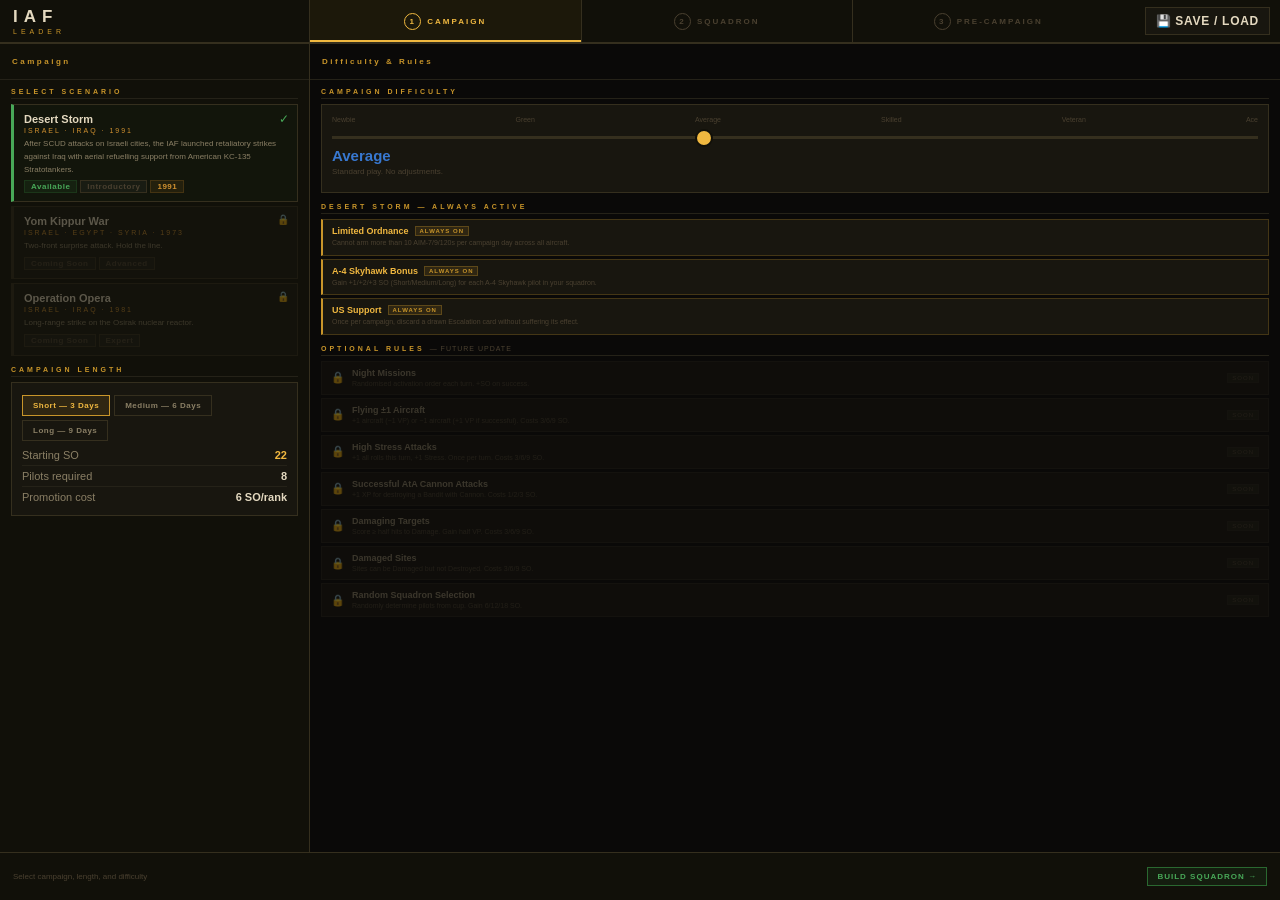
<file: index.html>
<!DOCTYPE html>
<html lang="en">
<head>
<meta charset="UTF-8">
<meta name="viewport" content="width=device-width,initial-scale=1,user-scalable=no">
<title>IAF Leader</title>
<style>
:root{
  --bg:#0a0908;--bg2:#111009;--bg3:#18160f;--bg4:#201e14;
  --line:#252218;--line2:#352f1e;
  --ink:#e4d9c0;--ink2:#8a7f65;--ink3:#4a4030;
  --gold:#c8952a;--gold2:#f0b840;--gd:rgba(200,149,42,.13);
  --red:#b82820;--red2:#e03830;--rdd:rgba(184,40,32,.15);
  --green:#2a6830;--green2:#48a858;--grd:rgba(42,104,48,.15);
  --blue:#1848a0;--blue2:#4080e0;--bld:rgba(24,72,160,.15);
  --amber:#906020;--amber2:#d09030;--amd:rgba(144,96,32,.15);
  --pu:#8030c0;--pu2:#c060f0;--pud:rgba(128,48,192,.13);
  /* Rank colours — matching actual game cards */
  --rk-N:#e0b800;--rk-G:#38a840;--rk-A:#3878d0;
  --rk-S:#d03020;--rk-V:#b030a0;--rk-X:#7a7040;
}
*{box-sizing:border-box;margin:0;padding:0;-webkit-tap-highlight-color:transparent}
html,body{width:100%;height:100%;overflow:hidden;background:var(--bg)}
body{font-family:-apple-system,'Helvetica Neue',Arial,sans-serif;color:var(--ink);font-size:13px}
button,select{font-family:inherit;font-size:inherit;cursor:pointer}

/* ── SHELL — always landscape layout ── */
.shell{width:100%;height:100%;display:grid;
  grid-template-columns:310px 1fr;grid-template-rows:44px 1fr;overflow:hidden}

/* ── TOPBAR ── */
.topbar{grid-column:1/-1;background:var(--bg2);border-bottom:2px solid var(--line2);
  display:flex;align-items:center;z-index:20;overflow:hidden}
.tb-logo{width:310px;flex-shrink:0;padding:0 13px;display:flex;align-items:center;
  gap:8px;border-right:1px solid var(--line2);height:100%}
.logo-iaf{font-size:17px;font-weight:900;letter-spacing:6px;color:var(--ink)}
.logo-sub{font-size:7px;letter-spacing:4px;color:var(--gold);margin-top:1px}
.tb-steps{flex:1;display:flex;height:100%}
.step{flex:1;display:flex;align-items:center;justify-content:center;gap:6px;
  font-size:8px;font-weight:700;letter-spacing:2px;color:var(--ink3);
  border-right:1px solid var(--line2);cursor:pointer;position:relative;
  text-transform:uppercase;transition:color .15s}
.step:last-child{border-right:none}
.step.on{color:var(--gold2);background:rgba(200,149,42,.06)}
.step.on::after{content:'';position:absolute;bottom:0;left:0;right:0;height:2px;background:var(--gold2)}
.step.done{color:var(--green2)}
.step.done::after{content:'';position:absolute;bottom:0;left:0;right:0;height:2px;background:var(--green2)}
.step-n{width:17px;height:17px;border-radius:50%;border:1px solid currentColor;
  display:flex;align-items:center;justify-content:center;font-size:8px;font-weight:800}
.tb-right{display:flex;gap:5px;padding:0 11px;flex-shrink:0}
.chip{background:var(--bg3);border:1px solid var(--line2);padding:2px 8px;
  font-size:8px;font-weight:700;color:var(--ink2)}
.chip b{color:var(--gold2)}

/* ── PANELS ── */
.lp,.rp{display:flex;flex-direction:column;overflow:hidden}
.lp{background:var(--bg2);border-right:1px solid var(--line2)}
.ph{flex-shrink:0;padding:8px 12px;border-bottom:1px solid var(--line);
  display:flex;align-items:center;justify-content:space-between;min-height:36px}
.ph-t{font-size:8px;font-weight:700;letter-spacing:2.5px;color:var(--gold)}
.ph-s{font-size:8px;color:var(--ink3)}
.pb{flex:1;overflow-y:auto;padding:8px 11px;padding-bottom:56px}

/* ── ACTION BAR ── */
.abar{position:fixed;bottom:0;left:0;right:0;height:48px;
  background:var(--bg2);border-top:1px solid var(--line2);
  display:flex;align-items:center;padding:0 13px;gap:10px;z-index:15}
.abar-info{flex:1;font-size:8px;color:var(--ink3)}

/* ── TYPOGRAPHY ── */
.sl{font-size:7px;font-weight:700;letter-spacing:3px;color:var(--gold);
  margin:10px 0 5px;padding-bottom:3px;border-bottom:1px solid var(--line);text-transform:uppercase}
.sl:first-child{margin-top:0}
.card{background:var(--bg3);border:1px solid var(--line2);padding:8px 10px;margin-bottom:5px}
.row{display:flex;align-items:center;justify-content:space-between;
  padding:4px 0;border-bottom:1px solid var(--line);font-size:11px}
.row:last-child{border-bottom:none}
.rl{color:var(--ink2)}.rv{font-weight:700;color:var(--ink)}
.rv.g{color:var(--green2)}.rv.r{color:var(--red2)}.rv.y{color:var(--gold2)}
.rv.b{color:var(--blue2)}.rv.a{color:var(--amber2)}.rv.d{color:var(--ink3)}
.fb{display:flex;align-items:center;justify-content:space-between}
.flex{display:flex;align-items:center}.fw{flex-wrap:wrap}
.gap4{gap:4px}.gap6{gap:6px}.gap8{gap:8px}
.mt4{margin-top:4px}.mt6{margin-top:6px}.mt8{margin-top:8px}.mt12{margin-top:12px}
.mb4{margin-bottom:4px}.mb6{margin-bottom:6px}.mb8{margin-bottom:8px}
.dim{color:var(--ink2)}.tiny{font-size:8px}.sm{font-size:10px}.ctr{text-align:center}

/* ── RANK BADGES ── */
.bdg{display:inline-flex;align-items:center;padding:1px 6px;
  font-size:8px;font-weight:700;letter-spacing:.5px;border:1px solid}
.rN{background:rgba(224,184,0,.16); color:var(--rk-N);border-color:rgba(224,184,0,.35)}
.rG{background:rgba(56,168,64,.16); color:var(--rk-G);border-color:rgba(56,168,64,.35)}
.rA{background:rgba(56,120,208,.16);color:var(--rk-A);border-color:rgba(56,120,208,.35)}
.rS{background:rgba(208,48,32,.16); color:var(--rk-S);border-color:rgba(208,48,32,.35)}
.rV{background:rgba(176,48,160,.16);color:var(--rk-V);border-color:rgba(176,48,160,.35)}
.rX{background:rgba(122,112,64,.2); color:var(--rk-X);border-color:rgba(122,112,64,.4)}
.bGr{background:var(--grd);color:var(--green2);border-color:rgba(42,104,48,.3)}
.bR{background:var(--rdd);color:var(--red2);border-color:rgba(184,40,32,.3)}
.bG{background:var(--gd);color:var(--gold2);border-color:rgba(200,149,42,.3)}
.bB{background:var(--bld);color:var(--blue2);border-color:rgba(24,72,160,.3)}
.bA{background:var(--amd);color:var(--amber2);border-color:rgba(144,96,32,.3)}
.bP{background:var(--pud);color:var(--pu2);border-color:rgba(128,48,192,.3)}
.bX{background:rgba(255,255,255,.03);color:var(--ink3);border-color:var(--line2)}

/* ── BUTTONS ── */
.btn{display:inline-flex;align-items:center;justify-content:center;gap:4px;
  padding:7px 13px;font-size:8px;font-weight:700;letter-spacing:1.5px;border:1px solid;text-transform:uppercase}
.btn:active{opacity:.7}.btn.full{width:100%}.btn.sm{padding:4px 9px;letter-spacing:1px}
.btn-g{background:var(--grd);border-color:var(--green);color:var(--green2)}
.btn-y{background:var(--gd);border-color:var(--gold);color:var(--gold2)}
.btn-r{background:var(--rdd);border-color:var(--red);color:var(--red2)}
.btn-b{background:var(--bld);border-color:var(--blue2);color:var(--blue2)}
.btn-a{background:var(--amd);border-color:var(--amber2);color:var(--amber2)}
.btn-p{background:var(--pud);border-color:var(--pu);color:var(--pu2)}
.btn-x{background:none;border-color:var(--line2);color:var(--ink3)}
.rb{display:flex;gap:5px;margin-top:5px}.rb .btn{flex:1}

/* ── OPTION PILLS ── */
.opts{display:flex;gap:4px;flex-wrap:wrap;margin:4px 0}
.op{background:var(--bg3);border:1px solid var(--line2);padding:5px 10px;
  font-size:8px;font-weight:600;color:var(--ink2);cursor:pointer;letter-spacing:.5px}
.op.sel{background:var(--gd);border-color:var(--gold);color:var(--gold2)}
.op:active{opacity:.7}

/* ── CAMPAIGN CARD ── */
.cc{border:1px solid var(--line2);border-left:3px solid var(--line2);
  padding:8px 10px;margin-bottom:4px;cursor:pointer;position:relative;background:var(--bg3)}
.cc:active{background:var(--bg4)}
.cc.sel{border-left-color:var(--green2);background:rgba(42,104,48,.06)}
.cc.locked{opacity:.35;cursor:not-allowed}
.cc-n{font-size:11px;font-weight:800;color:var(--ink)}
.cc-y{font-size:7px;letter-spacing:2px;color:var(--amber2);margin:2px 0 4px}
.cc-d{font-size:8px;color:var(--ink2);line-height:1.6;margin-bottom:4px}
.cc-tags{display:flex;gap:3px;flex-wrap:wrap}
.cc-chk{position:absolute;top:7px;right:8px;font-size:12px;color:var(--green2)}
.cc-lck{position:absolute;top:7px;right:8px;font-size:10px;color:var(--ink3)}

/* ── DIFFICULTY SLIDER ── */
.diff-wrap{padding:3px 0 6px}
.diff-labels{display:flex;justify-content:space-between;font-size:7px;color:var(--ink3);margin-bottom:4px}
input[type=range]{width:100%;-webkit-appearance:none;height:3px;background:var(--line2);outline:none}
input[type=range]::-webkit-slider-thumb{-webkit-appearance:none;width:18px;height:18px;
  border-radius:50%;background:var(--gold2);border:2px solid var(--bg2)}
.diff-val{font-size:15px;font-weight:900;margin-top:5px}
.diff-sub{font-size:8px;color:var(--ink3);margin-top:2px;line-height:1.5}

/* ── ADJUSTMENT CARDS ── */
.adj{border:1px solid var(--line2);padding:6px 9px;margin-bottom:3px;
  display:flex;align-items:flex-start;gap:7px;cursor:pointer;background:var(--bg3)}
.adj.adv{border-left:2px solid var(--green2)}
.adj.dis{border-left:2px solid var(--red2)}
.adj.on.adv{background:rgba(42,104,48,.13);border-color:var(--green2)}
.adj.on.dis{background:rgba(184,40,32,.13);border-color:var(--red2)}
.adj-chk{width:15px;height:15px;border:1px solid var(--line2);flex-shrink:0;margin-top:1px;
  display:flex;align-items:center;justify-content:center;font-size:9px}
.adj.on.adv .adj-chk{background:var(--green2);border-color:var(--green2);color:#000}
.adj.on.dis .adj-chk{background:var(--red2);border-color:var(--red2);color:#fff}
.adj-n{font-size:9px;font-weight:700;color:var(--ink)}
.adj-d{font-size:7px;color:var(--ink3);margin-top:1px;line-height:1.4}

/* ── ALWAYS-ON RULES ── */
.rule-on{border:1px solid rgba(200,149,42,.25);border-left:2px solid var(--gold);
  padding:6px 9px;margin-bottom:3px;background:var(--bg3)}
.rule-n{font-size:9px;font-weight:700;color:var(--gold2);margin-bottom:2px;display:flex;align-items:center;gap:6px}
.rule-badge{font-size:6px;font-weight:700;letter-spacing:1px;
  background:var(--gd);color:var(--gold);border:1px solid rgba(200,149,42,.3);padding:1px 4px}
.rule-d{font-size:7px;color:var(--ink3);line-height:1.5}

/* ── LOCKED OPTIONAL RULE ── */
.rule-lock{border:1px solid var(--line);padding:6px 9px;margin-bottom:3px;
  display:flex;align-items:center;gap:7px;background:var(--bg3);opacity:.38}
.rule-lock-info{flex:1}
.rule-lock-n{font-size:9px;font-weight:700;color:var(--ink2)}
.rule-lock-d{font-size:7px;color:var(--ink3);margin-top:1px;line-height:1.3}
.soon{font-size:6px;letter-spacing:1px;color:var(--ink3);
  background:var(--bg4);border:1px solid var(--line);padding:1px 4px;flex-shrink:0}

/* ── PILOT BROWSER ── */
.fbar{display:flex;gap:3px;flex-wrap:wrap;margin-bottom:5px;align-items:center}
select.fs{background:var(--bg3);border:1px solid var(--line2);color:var(--ink);
  padding:4px 5px;font-size:8px;-webkit-appearance:none;flex:1;min-width:65px}
.srt{background:var(--bg3);border:1px solid var(--line2);color:var(--ink2);
  padding:3px 7px;font-size:7px;letter-spacing:1px;flex-shrink:0}
.srt.on{border-color:var(--gold);color:var(--gold2);background:var(--gd)}

/* ── PILOT CARD ── */
.pc{background:var(--bg3);border:1px solid var(--line2);border-left:3px solid var(--line2);
  margin-bottom:4px;overflow:hidden}
.pc.inq{border-left-color:var(--green2)}
.pc.exp{border-color:var(--gold)}
.pc-h{display:flex;align-items:center;gap:6px;padding:6px 8px;cursor:pointer}
.pc-h:active{background:var(--bg4)}
.pc-n{font-size:11px;font-weight:800;color:var(--ink);flex:1;min-width:0}
.pc-sub{display:flex;gap:3px;flex-wrap:wrap;margin-top:2px;align-items:center}
.pc-btn{padding:3px 8px;font-size:7px;font-weight:700;letter-spacing:1px;border:1px solid;flex-shrink:0}
.pc-btn.add{border-color:var(--green);color:var(--green2);background:none}
.pc-btn.rem{border-color:var(--red);color:var(--red2);background:none}

/* ── RANK STAT GRID ── */
.rg{display:grid;grid-template-columns:68px repeat(9,1fr);gap:2px;padding:0 7px 7px}
.rgh{background:var(--bg2);border:1px solid var(--line);padding:2px;
  text-align:center;font-size:6px;letter-spacing:.3px;color:var(--ink3)}
.rgh.ln{text-align:left;font-size:7px}
.rgc{background:var(--bg);border:1px solid var(--line);padding:2px;
  text-align:center;font-size:8px;font-weight:700;color:var(--ink)}
.rgc.ln{text-align:left;background:var(--bg2);font-size:7px;font-weight:400;color:var(--ink2)}
.rgc.hi{background:rgba(200,149,42,.1);border-color:var(--gold)}
.p{color:var(--green2)}.n{color:var(--red2)}.z{color:var(--ink3)}
.go{color:var(--gold2)}.bl{color:var(--blue2)}
/* rank-coloured name cells */
.cN{color:var(--rk-N)}.cG{color:var(--rk-G)}.cA{color:var(--rk-A)}
.cS{color:var(--rk-S)}.cV{color:var(--rk-V)}.cX{color:var(--rk-X)}

/* ── SQUAD SLOTS ── */
.sq{display:flex;align-items:center;gap:6px;padding:5px 8px;
  border:1px solid var(--line2);border-left:3px solid var(--line);margin-bottom:3px;background:var(--bg3)}
.sq.ok{border-left-color:var(--green2)}.sq.sh{border-left-color:var(--red2)}
.sq-r{font-size:7px;letter-spacing:1.5px;width:44px;flex-shrink:0}
.sq-info{flex:1;min-width:0}
.sq-n{font-size:10px;font-weight:700;color:var(--ink)}
.sq-d{font-size:7px;color:var(--ink3);margin-top:1px}

/* ── PRECAMP PILOT ── */
.pm{border:1px solid var(--line2);border-left:3px solid var(--green2);
  padding:7px 9px;margin-bottom:4px;background:var(--bg3)}
.pm-top{display:flex;align-items:center;justify-content:space-between;margin-bottom:5px}
.pm-n{font-size:11px;font-weight:800;color:var(--ink)}
.pm-stats{display:flex;gap:3px;flex-wrap:wrap;margin-bottom:3px}
.pst{background:var(--bg);border:1px solid var(--line);padding:1px 5px;font-size:7px;color:var(--ink2)}
.pst b{color:var(--ink)}
.xpr{display:flex;align-items:center;gap:5px;font-size:7px;color:var(--ink3);margin-top:3px}
.xpb{flex:1;height:2px;background:var(--line)}
.xpf{height:100%;background:var(--gold)}
.prom-hist{font-size:7px;color:var(--pu2);margin-top:3px}

/* ── SO POOL ── */
.so-pool{border:1px solid rgba(200,149,42,.3);border-left:3px solid var(--gold);
  padding:8px 10px;margin-bottom:7px;background:var(--bg3)}
.so-n{font-size:24px;font-weight:900;color:var(--gold2);line-height:1}
.so-l{font-size:7px;letter-spacing:2px;color:var(--ink3);margin-top:1px}

/* ── MISSION SCREENS ── */
.zone-row{display:flex;gap:6px;margin-bottom:10px}
.zone{flex:1;background:var(--bg3);border:1px solid var(--line2);padding:10px 10px 12px;min-height:160px;position:relative;max-height:52vh;overflow-y:auto}
.dir-group{margin-bottom:8px}
.dir-label{font-size:8px;font-weight:800;letter-spacing:2px;color:var(--gold2);
  margin-bottom:4px;padding-bottom:2px;border-bottom:1px solid var(--line)}
.site-row{display:flex;gap:8px;flex-wrap:wrap}
.site-counter-wrap{display:flex;flex-direction:column;align-items:center;gap:2px}
.site-disc{width:78px;height:90px;flex-shrink:0}
.ctr-aoa-lbl{max-width:78px}
.ctr-aoa-lbl .bdg{white-space:nowrap}
.zone-t{font-size:7px;font-weight:700;letter-spacing:2.5px;color:var(--gold);
  margin-bottom:8px;padding-bottom:4px;border-bottom:1px solid var(--line)}
.threat-counter{background:var(--bg4);border:1px solid var(--line2);border-left:3px solid var(--red2);
  padding:5px 8px;margin-bottom:3px;font-size:9px;display:flex;align-items:center;gap:6px}
.tc-icon{font-size:14px;flex-shrink:0}
.tc-info{flex:1}
.tc-n{font-size:9px;font-weight:700;color:var(--ink)}
.tc-d{font-size:7px;color:var(--ink3)}
.tc-status{font-size:7px;font-weight:700}
.tc-status.act{color:var(--red2)}.tc-status.dam{color:var(--amber2)}.tc-status.des{color:var(--ink3)}
/* Aircraft token */
.ac-token{background:var(--bg4);border:1px solid var(--blue2);border-left:3px solid var(--blue2);
  padding:5px 8px;margin-bottom:3px;display:flex;align-items:center;gap:6px;cursor:pointer}
.ac-token:active{background:var(--bg2)}
.ac-token.low-alt{border-left-color:var(--green2)}
.ac-token.high-alt{border-left-color:var(--blue2)}
.ac-token.attacking{border-left-color:var(--red2);background:rgba(184,40,32,.07)}
.ac-token.shaken{border-left-color:var(--amber2)}
.ac-token.sar{border-left-color:var(--ink3);opacity:.5}
.act-ico{font-size:16px;flex-shrink:0}
.act-n{font-size:10px;font-weight:800;color:var(--ink)}
.act-d{font-size:7px;color:var(--ink3);margin-top:1px}
/* Target card */
.tgt-card{border:1px solid var(--gold);border-left:3px solid var(--gold);
  padding:9px 11px;margin-bottom:5px;cursor:pointer;background:var(--bg3);position:relative}
.tgt-card:active{background:var(--bg4)}
.tgt-card.sel{background:rgba(200,149,42,.07)}
.tgt-n{font-size:12px;font-weight:800;color:var(--gold2)}
.tgt-vp{position:absolute;top:8px;right:9px;font-size:10px;font-weight:900;color:var(--gold2)}
.tgt-stats{display:grid;grid-template-columns:1fr 1fr;gap:3px;margin-top:6px}
.tgt-flags{display:flex;gap:3px;flex-wrap:wrap;margin-top:5px}

/* ── WEAPON LOAD ── */
.wg{display:grid;grid-template-columns:1fr 1fr;gap:3px;margin:5px 0}
.wb{background:var(--bg);border:1px solid var(--line2);padding:5px 7px;
  cursor:pointer;text-align:left}
.wb.sel{border-color:var(--gold);background:var(--gd)}
.wb.ata{border-left:2px solid var(--blue2)}.wb.atg{border-left:2px solid var(--amber2)}
.wb-n{font-size:9px;font-weight:700;color:var(--ink)}
.wb-d{font-size:7px;color:var(--ink3);margin-top:1px;font-family:monospace}
.wr{display:flex;align-items:center;gap:8px;background:var(--bg);border:1px solid var(--line2);padding:6px 8px;margin-bottom:3px}
.wr.ata{border-left:3px solid var(--blue2)}.wr.atg{border-left:3px solid var(--amber2)}
.wr.has{border-color:var(--gold);background:var(--gd)}
.wr-i{flex:1;min-width:0}
.wr-n{font-size:11px;font-weight:700;color:var(--ink)}
.wr-d{font-size:8px;color:var(--ink3);margin-top:1px;font-family:monospace}
.wr-s{display:flex;align-items:center;gap:6px}
.wr-b{width:34px;height:34px;border:1px solid var(--line2);background:var(--bg);color:var(--ink);font-size:18px;font-weight:700;border-radius:3px;cursor:pointer;touch-action:manipulation}
.wr-b:disabled{opacity:.25;cursor:default}
.wr-q{min-width:18px;text-align:center;font-size:14px;font-weight:800;color:var(--gold2)}
.wl-h{font-size:8px;letter-spacing:.14em;color:var(--ink3);margin:8px 0 3px;text-transform:uppercase}
.wp-bar{height:7px;background:var(--bg);border:1px solid var(--line2);margin-top:4px;overflow:hidden}
.wp-fill{height:100%;background:var(--green2)}.wp-fill.full{background:var(--gold2)}

/* ── TABS ── */
.tabs{display:flex;border-bottom:1px solid var(--line);margin-bottom:8px}
.tab{padding:5px 11px;font-size:7px;font-weight:700;letter-spacing:2px;
  color:var(--ink3);border-bottom:2px solid transparent;cursor:pointer;white-space:nowrap}
.tab.on{color:var(--gold2);border-bottom-color:var(--gold)}

/* ── MODAL ── */
.mbg{display:none;position:fixed;inset:0;background:rgba(0,0,0,.85);
  z-index:100;align-items:center;justify-content:center}
.mbg.open{display:flex}
.modal{background:var(--bg2);border:1px solid var(--line2);border-top:2px solid var(--gold);
  width:460px;max-height:80vh;overflow-y:auto;padding:13px 12px 22px}
.mtt{font-size:9px;font-weight:700;letter-spacing:2px;color:var(--gold);
  margin-bottom:11px;display:flex;align-items:center;justify-content:space-between}
.mx{background:none;border:none;color:var(--ink3);font-size:19px;line-height:1}

/* ── TOAST ── */
#toast{position:fixed;bottom:56px;left:50%;transform:translateX(-50%);
  background:var(--bg3);border:1px solid var(--gold);color:var(--ink);
  padding:6px 15px;font-size:8px;font-weight:700;z-index:500;display:none;max-width:280px;text-align:center}
#toast.on{display:block;animation:tp .18s ease}
@keyframes tp{from{opacity:0;bottom:44px}to{opacity:1;bottom:56px}}

::-webkit-scrollbar{width:3px}::-webkit-scrollbar-track{background:transparent}
::-webkit-scrollbar-thumb{background:var(--line2);border-radius:1px}
select{background:var(--bg3);border:1px solid var(--line2);color:var(--ink);padding:6px;width:100%;font-size:11px;-webkit-appearance:none}
.shell.in-campaign .abar{display:none}
.shell.in-campaign{grid-template-rows:44px 1fr}

/* ── CAMPAIGN MAP SCREEN ── */
.camp-screen{grid-column:1/-1;width:100%;height:100%;overflow:hidden;display:flex;flex-direction:column;background:linear-gradient(160deg,#1a140c,#0e0b07)}
.map-layout{flex:1;display:grid;grid-template-columns:230px 1fr 190px;overflow:hidden;min-height:0}
.map-info-panel{background:linear-gradient(160deg,#2a2015,#1a1610);border-right:2px solid #4a3a20;
  padding:10px 11px;overflow-y:auto;display:flex;flex-direction:column;gap:8px}
.map-info-title{font-size:13px;font-weight:900;letter-spacing:1px;color:#f0e0c0}
.map-info-sub{font-size:8px;letter-spacing:1.5px;color:var(--gold2);font-weight:700}
.map-info-desc{font-size:8px;color:#c0b090;line-height:1.6}
.map-rules-box{background:rgba(0,0,0,.25);border:1px solid #4a3a20;padding:7px 8px;border-radius:2px}
.map-rule{font-size:7.5px;color:#d0c0a0;line-height:1.6;margin-bottom:5px}
.map-rule:last-child{margin-bottom:0}
.map-rule b{color:var(--gold2)}
.us-avail{display:inline-block;font-size:6px;letter-spacing:1px;font-weight:700;
  background:rgba(72,168,88,.2);color:var(--green2);border:1px solid rgba(72,168,88,.4);
  padding:1px 4px;margin-top:2px}
.us-used{display:inline-block;font-size:6px;letter-spacing:1px;font-weight:700;
  background:rgba(224,56,48,.2);color:var(--red2);border:1px solid rgba(224,56,48,.4);
  padding:1px 4px;margin-top:2px}
.map-day-box{background:rgba(0,0,0,.25);border:1px solid #4a3a20;padding:7px 8px}
.map-day-lbl{font-size:7px;letter-spacing:2px;color:var(--gold);margin-bottom:5px;font-weight:700}
.map-day-track{display:flex;gap:3px;margin-bottom:5px}
.map-day-pip{flex:1;height:22px;border:1px solid #4a3a20;display:flex;align-items:center;justify-content:center;font-size:10px;font-weight:700;color:#8a7a5a}
.map-day-pip.past{background:var(--gold);border-color:var(--gold);color:#000}
.map-day-pip.cur{border-color:var(--gold2);color:var(--gold2);box-shadow:0 0 0 1px var(--gold2) inset}
.map-day-detail{font-size:8px;color:#c0b090;text-align:center}
.map-vp-row{display:flex;gap:6px}
.map-vp-box{flex:1;background:rgba(0,0,0,.25);border:1px solid #4a3a20;padding:8px;text-align:center}
.map-vp-n{font-size:22px;font-weight:900;color:var(--gold2);line-height:1}
.map-vp-l{font-size:7px;letter-spacing:2px;color:#8a7a5a;margin-top:2px}

.map-center{overflow:hidden;display:flex;align-items:center;justify-content:center;padding:8px;position:relative}
.map-canvas-wrap{width:100%;height:100%;max-width:100%;max-height:100%;display:flex;align-items:center;justify-content:center}
.map-svg{width:100%;height:100%;max-height:100%}
.stress-lbl{fill:#c04030;font-size:15px;font-weight:900;font-family:inherit}
.country-lbl{fill:#8a9088;font-size:13px;font-weight:700;letter-spacing:1px;font-family:inherit}
.tgt-pin{cursor:pointer}
.tgt-pin-circle{fill:#1a1a1a;stroke:var(--gold2);stroke-width:2}
.tgt-pin-circle.longpress-hl{fill:#c02020;stroke:#ff4040;stroke-width:4;animation:pinpulse .6s ease-in-out infinite alternate}
@keyframes pinpulse{from{r:16}to{r:22}}
.tgt-pin-circle.attacked{fill:#2a4a2a;stroke:var(--green2)}
.tgt-pin-circle.selected{fill:var(--gold);stroke:#fff;stroke-width:3}
.tgt-pin-text{fill:var(--gold2);font-size:13px;font-weight:900;text-anchor:middle;dominant-baseline:central;font-family:inherit;pointer-events:none}
.tgt-pin-circle.selected + .tgt-pin-text{fill:#000}

.map-ref-panel{background:linear-gradient(160deg,#2a2015,#1a1610);border-left:2px solid #4a3a20;
  padding:10px 11px;overflow-y:auto}
.map-ref-title{font-size:9px;font-weight:900;letter-spacing:2px;color:var(--gold2);margin-bottom:6px}
.map-ref-col{display:flex;flex-direction:column;gap:3px}
.map-ref-sub{font-size:7px;letter-spacing:1.5px;color:#8a7a5a;font-weight:700;margin-top:3px}
.map-ref-item{font-size:8px;color:#c0b090;line-height:1.5;padding-left:6px;border-left:2px solid #4a3a20}
.track-strip{display:flex;flex-direction:column;gap:5px}
.track-mini{background:rgba(0,0,0,.25);border:1px solid #4a3a20;padding:5px 7px}
.track-mini-t{font-size:7px;letter-spacing:1.5px;font-weight:700;margin-bottom:3px}
.track-lvl{opacity:.6;font-weight:400}
.track-mini-v{font-size:14px;font-weight:900;color:var(--gold2)}

/* Bottom target strip */
.target-strip{flex-shrink:0;background:linear-gradient(180deg,#221c12,#1a1610);
  border-top:2px solid var(--gold);padding:8px 12px;max-height:170px;overflow-y:auto}
.ts-header{display:flex;align-items:center;justify-content:space-between;margin-bottom:7px}
.ts-title{font-size:9px;font-weight:900;letter-spacing:2px;color:var(--gold2)}
.ts-sub{font-size:8px;color:#8a7a5a}
.ts-cards{display:flex;gap:8px;overflow-x:auto;padding-bottom:4px}
.ts-card{flex-shrink:0;width:190px;background:var(--bg3);border:1px solid var(--line2);
  border-top:3px solid var(--gold);padding:8px 9px;cursor:pointer}
.ts-card:active{background:var(--bg4)}
.ts-card.sel{border-top-color:var(--green2);background:rgba(42,104,48,.08)}
.ts-card-top{display:flex;align-items:center;justify-content:space-between;margin-bottom:4px}
.ts-card-n{font-size:10px;font-weight:800;color:var(--gold2)}
.ts-card-vp{font-size:11px;font-weight:900;color:var(--gold2)}
.ts-card-stats{display:flex;gap:4px;flex-wrap:wrap;font-size:7px;color:#8a7a5a}
.ts-card-flags{display:flex;gap:2px;flex-wrap:wrap;margin-top:4px}

/* Target detail screen */
.target-detail-layout{flex:1;display:grid;grid-template-columns:1fr 320px;overflow:hidden}
.td-map-side{background:linear-gradient(160deg,#1a140c,#0e0b07);display:flex;align-items:center;justify-content:center;padding:16px}
.td-info-side{display:flex;flex-direction:column;overflow:hidden;background:var(--bg2);border-left:1px solid var(--line2)}

/* Seed / Arm two-panel layout */
.seed-layout{flex:1;display:grid;grid-template-columns:320px 1fr;overflow:hidden}
.seed-layout .lp{border-right:1px solid var(--line2)}

/* ═══ TACTICAL DISPLAY — Seed Sites screen ═══ */
.tac-layout{flex:1;display:grid;grid-template-columns:1fr 300px;overflow:hidden;min-height:0}
.tac-board-wrap{display:flex;flex-direction:column;overflow:hidden;background:#1a1710;padding:10px}
.tac-board-header{flex-shrink:0;display:flex;align-items:baseline;gap:10px;margin-bottom:8px;padding:0 4px}
.tac-board-title{font-size:11px;font-weight:900;letter-spacing:3px;color:var(--gold2)}
.tac-board-sub{font-size:10px;color:var(--ink3)}

/* Board geometry — true SVG polygons replicating the physical Tactical Display.
   Outer square = pre-approach ring (8 zones: 4 triangles + 4 trapezoids).
   Middle ring = 4 Approach trapezoids (N/E/S/W), touching the Centre square directly.
   Sites are only ever placed in Approach zones + Centre — never in Pre-Approach. */
.tac-board{
  flex:1;min-height:0;display:flex;align-items:center;justify-content:center;
  background:#1a1710;padding:6px;
}
.tac-board-svg{width:100%;height:100%;max-width:100%;max-height:100%;touch-action:manipulation}
.tz-base{fill:#4e4944;stroke:#8d9aa1;stroke-width:5}
.tz-poly{stroke:none;cursor:pointer;transition:fill .12s}
.tz-pre{fill:rgba(0,0,0,.10)}
.tz-app{fill:rgba(255,255,255,.04)}
.tz-c{fill:rgba(0,0,0,.20)}
.tz-poly.nb{fill:rgba(90,200,230,.22)}
.tz-poly.sel{fill:rgba(240,184,64,.34)}
.tz-lines line,.tz-lines .tz-ring{stroke:#b4c3cb;stroke-width:3;fill:none;pointer-events:none}
.tz-lines .tz-ring{stroke-width:6}
.tz-card{fill:#6d5a40;stroke:#17130d;stroke-width:4;pointer-events:none}
.tz-card-dash{fill:none;stroke:#b4c3cb;stroke-width:2;stroke-dasharray:3,7;opacity:.55;pointer-events:none}
.tz-lbl-card{font-size:34px;font-weight:900;letter-spacing:3px;fill:#eef2f4;text-anchor:middle;pointer-events:none}
.tz-lbl-title{font-size:38px;font-weight:800;letter-spacing:4px;fill:#e4eaed;text-anchor:middle;pointer-events:none}
.tz-lbl-pre{font-size:24px;font-weight:800;letter-spacing:3px;fill:#d5dde1;text-anchor:middle;pointer-events:none}
.tz-lbl-app{font-size:17px;font-weight:800;letter-spacing:3px;fill:#d5dde1;text-anchor:middle;pointer-events:none}
.tz-lbl-c{font-size:16px;font-weight:800;letter-spacing:3px;fill:#d5dde1;text-anchor:middle;pointer-events:none}
.tz-tag{font-size:22px;font-weight:800;fill:rgba(255,255,255,.18);text-anchor:middle;dominant-baseline:middle;pointer-events:none}
.tz-sites{display:flex;flex-wrap:wrap;gap:2px;justify-content:center;align-content:center;
  width:100%;height:100%;overflow:visible}
.tac-board .site-disc{width:62px;height:72px}
.tac-board .ctr-aoa-lbl{max-width:62px}

/* Right pilot panel */
.tac-pilot-panel{background:var(--bg2);border-left:1px solid var(--line2);
  display:flex;flex-direction:column;overflow:hidden}
.tac-panel-title{flex-shrink:0;font-size:9px;font-weight:900;letter-spacing:2px;color:var(--gold2);
  padding:9px 11px;border-bottom:1px solid var(--line)}
.tac-panel-sub{font-size:7px;color:var(--ink3);font-weight:400;letter-spacing:0}
.tac-pilot-list{flex:1;overflow-y:auto;padding:8px}
.tac-pilot-card{background:var(--bg3);border:1px solid var(--line2);border-left:3px solid var(--line2);
  padding:8px 9px;margin-bottom:6px}
.tac-pilot-card.status-ok{border-left-color:var(--green2)}
.tac-pilot-card.status-shaken{border-left-color:var(--amber2)}
.tac-pc-name{font-size:11px;font-weight:900;color:var(--ink)}
.tac-pc-ac{font-size:8px;color:var(--ink3);margin-top:1px;margin-bottom:6px}
/* Stress — the only bar, with a shaken-threshold colour split */
.tac-pc-stress-row{display:flex;align-items:center;gap:5px;margin-bottom:5px;font-size:8px}
.tac-pc-stress-l{width:36px;color:var(--ink3);flex-shrink:0;font-weight:700}
.tac-pc-stress-bar{flex:1;height:7px;background:var(--line);border-radius:1px;overflow:hidden;position:relative}
.tac-pc-stress-fill{height:100%}
.tac-pc-stress-thresh{position:absolute;top:0;bottom:0;width:1px;background:rgba(255,255,255,.5)}
.tac-pc-stress-v{width:26px;text-align:right;flex-shrink:0;font-weight:700}
/* Other stats — plain numbers, compact row, no bars */
.tac-pc-nums{display:flex;gap:8px;margin-bottom:4px;font-size:8px}
.tac-pc-num{display:flex;align-items:center;gap:3px}
.tac-pc-num-l{color:var(--ink3);font-weight:700}
.tac-pc-num-v{color:var(--ink);font-weight:900;font-size:9px}
.tac-pc-weapons{margin-top:5px;padding-top:5px;border-top:1px solid var(--line)}
.tac-pc-wpn-title{font-size:6.5px;letter-spacing:1px;color:var(--ink3);margin-bottom:3px}
.tac-pc-wpn{display:flex;justify-content:space-between;font-size:8px;color:var(--ink2);padding:1px 0}
.tac-pc-wpn b{color:var(--ink)}

/* Footer bar */
.tac-footer{flex-shrink:0;background:var(--bg2);border-top:1px solid var(--line2);
  display:flex;align-items:center;gap:16px;padding:0 14px;height:44px}
.tac-footer-item{display:flex;flex-direction:column;gap:1px}
.tac-footer-label{font-size:6.5px;letter-spacing:1.5px;color:var(--ink3);font-weight:700}
.tac-footer-value{font-size:10px;font-weight:800;color:var(--gold2)}
.td-card{padding:12px 14px}
.td-row{font-size:14px;padding:7px 0}
.td-row .rl{font-size:13px}
.td-row .rv{font-size:14px}
#target-detail-body{padding:16px 18px}

/* ── PILOT ROSTER SCREEN (Player Log style) ── */
.roster-layout{width:100%;height:100%;display:flex;flex-direction:column;overflow:hidden;padding:14px 18px}
.roster-header{flex-shrink:0;display:flex;align-items:center;justify-content:space-between;
  margin-bottom:12px;padding-bottom:10px;border-bottom:2px solid var(--gold)}
.roster-title{font-size:15px;font-weight:900;letter-spacing:2px;color:var(--gold2)}
.roster-grid{flex:1;overflow-y:auto;display:grid;grid-template-columns:repeat(auto-fill,minmax(300px,1fr));gap:8px;align-content:start}
.pilot-log-card{background:var(--bg3);border:1px solid var(--line2);border-left:4px solid var(--line2);padding:10px 12px}
.pilot-log-card.status-ok{border-left-color:var(--green2)}
.pilot-log-card.status-shaken{border-left-color:var(--amber2)}
.pilot-log-card.status-grounded{border-left-color:var(--red2);opacity:.55}
.plc-top{display:flex;align-items:center;justify-content:space-between;margin-bottom:8px}
.plc-name{font-size:14px;font-weight:900;color:var(--ink)}
.plc-badges{display:flex;gap:4px;align-items:center}
.plc-stat-grid{display:grid;grid-template-columns:repeat(4,1fr);gap:4px;margin-bottom:8px}
.plc-stat{background:var(--bg);border:1px solid var(--line);padding:5px 4px;text-align:center}
.plc-stat-l{font-size:7px;letter-spacing:1px;color:var(--ink3);margin-bottom:2px}
.plc-stat-v{font-size:13px;font-weight:900;color:var(--ink)}
.plc-stress-row{display:flex;align-items:center;gap:6px;margin-bottom:6px}
.plc-stress-bar{flex:1;height:8px;background:var(--line);border-radius:2px;overflow:hidden;position:relative}
.plc-stress-fill{height:100%;transition:width .3s}
.plc-stress-marks{position:absolute;inset:0;display:flex}
.plc-stress-mark{flex:1;border-right:1px solid rgba(0,0,0,.3)}
.plc-cool-row{display:flex;gap:3px;align-items:center}
.plc-cool-pip{width:14px;height:14px;border:1px solid var(--line2);border-radius:50%;display:flex;align-items:center;justify-content:center;font-size:8px;color:var(--ink3)}
.plc-cool-pip.filled{background:var(--blue2);border-color:var(--blue2);color:#fff}
.plc-xp-row{display:flex;align-items:center;gap:6px;margin-top:6px;font-size:9px;color:var(--ink3)}
.plc-xp-bar{flex:1;height:3px;background:var(--line)}
.plc-xp-fill{height:100%;background:var(--gold)}
.plc-mission-history{display:flex;gap:3px;margin-top:6px;flex-wrap:wrap}
.plc-mission-pip{width:16px;height:16px;border:1px solid var(--line2);font-size:8px;display:flex;align-items:center;justify-content:center;color:var(--ink3)}
.plc-mission-pip.hit{background:var(--green2);border-color:var(--green2);color:#000}

/* ── COUNTER LONG-PRESS DETAIL POPUP ── */
.counter-detail-pop{
  display:none;position:fixed;z-index:900;width:260px;
  background:var(--bg2);border:2px solid var(--gold);border-radius:4px;
  padding:12px 14px;box-shadow:0 6px 24px rgba(0,0,0,.6);
}
.cdp-title{font-size:16px;font-weight:900;letter-spacing:1px;color:var(--gold2);
  margin-bottom:8px;padding-bottom:6px;border-bottom:1px solid var(--line2)}
.cdp-row{display:flex;align-items:center;justify-content:space-between;
  padding:5px 0;border-bottom:1px solid var(--line);font-size:13px;gap:10px}
.cdp-row:last-child{border-bottom:none}
.cdp-l{color:var(--ink2);flex-shrink:0}
.cdp-v{color:var(--ink);font-weight:800;text-align:right}

/* ── AIRCRAFT TOKEN ── */
.ac-token-wrap{width:34px;height:34px;flex-shrink:0}
.ac-token-svg{width:100%;height:100%}
.tac-pc-top-row{display:flex;align-items:flex-start;justify-content:space-between;gap:8px;cursor:pointer}
.tac-pc-info{flex:1;min-width:0}

/* ===== v3 additions ===== */
/* setup-step panels must never show once the campaign is running (fixes Promotions panel leaking onto mission screens) */
.shell.in-campaign > .lp,.shell.in-campaign > .rp{display:none!important}
/* Target card contents inside the tactical display */
.tcd{width:100%;height:100%;box-sizing:border-box;display:flex;flex-direction:column;gap:3px;padding:4px 5px;color:#f3efe6;font-family:inherit;overflow:hidden}
.tcd-t{font-size:20px;font-weight:900;line-height:1.05;color:#ffe29a;text-shadow:0 1px 2px #000}
.tcd-n{font-size:14px;color:#d9cfb8;font-weight:700}
.tcd-k{display:flex;flex-wrap:wrap;gap:3px}
.tcd-k span{font-size:12px;font-weight:800;padding:1px 5px;border-radius:3px;background:rgba(0,0,0,.45);border:1px solid rgba(255,255,255,.35);letter-spacing:.04em}
.tcd-k .kr{color:#ff9a90;border-color:#e03830}.tcd-k .kg{color:#8fe49c;border-color:#48a858}.tcd-k .kb{color:#8ec8ff;border-color:#4a90d9}.tcd-k .ka{color:#ffd37a;border-color:#f0b840}
.tcd-rw{display:grid;grid-template-columns:1fr 1fr;gap:1px 8px;font-size:14px;font-weight:700}
.tcd-rw b{color:#ffe29a}
.tcd-lbl{font-size:11px;letter-spacing:.12em;font-weight:800;color:#d9cfb8}
.tcd-hits{margin-top:auto;background:rgba(0,0,0,.55);border:1px solid rgba(255,255,255,.3);padding:5px 6px}
.tcd-hr{display:flex;align-items:baseline;justify-content:space-between}
.tcd-big{font-size:40px;font-weight:900;line-height:1;color:#ff6a5e}
.tcd-big.done{color:#6fe086;font-size:28px}
.tcd-trk{display:grid;gap:2px;margin:3px 0}
.tcd-trk i{height:15px;border:2px solid #8a8f94;background:rgba(0,0,0,.4);display:block}
.tcd-trk i.f{background:#e03830;border-color:#ff9a90}
.tcd-btns{display:grid;grid-template-columns:repeat(5,1fr);gap:3px}
.tcd-btns button{height:32px;font-size:15px;font-weight:900;background:#2b2418;color:#ffe29a;border:1px solid #c8952a;border-radius:3px;cursor:pointer;touch-action:manipulation}
.tcd-btns button:first-child{color:#ff9a90;border-color:#e03830}
/* Arm screen: big pilot cards on the left */
#scr-arm .seed-layout,#scr-assign .seed-layout{grid-template-columns:410px 1fr}
.ac-card{background:var(--bg3);border:1px solid var(--line2);border-left:5px solid var(--line2);padding:12px 14px;margin-bottom:10px;cursor:pointer;touch-action:manipulation}
.ac-card.exp{border-color:var(--gold);border-left-color:var(--gold2);background:var(--gd)}
.ac-top{display:flex;align-items:center;gap:8px;flex-wrap:wrap}
.ac-name{font-size:22px;font-weight:900;color:var(--ink)}
.ac-st{margin-left:auto;font-size:13px;font-weight:800;letter-spacing:.08em}
.ac-st.ok{color:var(--green2)}.ac-st.sh{color:var(--red2)}
.ac-air{font-size:16px;font-weight:700;color:var(--gold2);margin:3px 0 8px}
.ac-stats{display:grid;grid-template-columns:repeat(3,1fr);gap:6px}
.ac-stats div{background:var(--bg);border:1px solid var(--line2);padding:5px 7px}
.ac-stats small{display:block;font-size:11px;letter-spacing:.1em;color:var(--ink3);font-weight:700}
.ac-stats b{font-size:22px;font-weight:900;color:var(--ink)}
.ac-wp{margin-top:9px;font-size:14px;font-weight:700;color:var(--ink2);display:flex;justify-content:space-between}
.ac-allow{margin-top:8px}
.ac-allow small{display:block;font-size:11px;letter-spacing:.1em;color:var(--ink3);font-weight:700;margin-bottom:3px}
.ac-allow span{display:inline-block;font-size:13px;font-weight:700;padding:3px 7px;margin:0 4px 4px 0;background:var(--bg);border:1px solid var(--line2);color:var(--ink2)}
.ac-allow span.sp{border-color:var(--gold);color:var(--gold2)}
.ac-load{margin-top:4px}
.ac-load span{display:inline-block;font-size:13px;font-weight:800;padding:3px 7px;margin:0 4px 4px 0;background:var(--gd);border:1px solid var(--gold);color:var(--gold2)}
/* Bigger weapon rows */
.wr{padding:12px 14px;min-height:78px;gap:12px;user-select:none;-webkit-user-select:none;-webkit-touch-callout:none;touch-action:manipulation}
.wr-n{font-size:19px}.wr-d{font-size:13px;margin-top:3px}
.wr-b{width:52px;height:52px;font-size:26px}.wr-q{min-width:30px;font-size:24px}
.wr-i2{width:34px;height:34px;border-radius:50%;border:1px solid var(--line2);background:var(--bg);color:var(--ink2);font-size:17px;font-weight:800;cursor:pointer}
.wl-h{font-size:12px;margin:12px 0 5px}
#arm-foot{position:sticky;bottom:-56px;background:var(--bg2);padding:6px 0 60px;border-top:1px solid var(--line2);z-index:3}
#scr-arm .card .row{font-size:14px}
.wd-n{font-size:28px;font-weight:900;color:var(--gold2)}
.wd-s{font-size:14px;color:var(--ink2);margin:2px 0 10px}
.wd-r{display:flex;justify-content:space-between;font-size:17px;padding:7px 0;border-bottom:1px solid var(--line2)}
.wd-r b{color:var(--ink)}
.wd-t{font-size:15px;color:var(--ink2);margin-top:10px;line-height:1.4}

.ref-pin circle{fill:rgba(20,18,12,.55);stroke:#c8b88a;stroke-width:1.2}
.ref-pin text{font-size:9px;font-weight:800;fill:#e8e0c8;text-anchor:middle;dominant-baseline:central;pointer-events:none}
.ref-pin{cursor:pointer}.city-lbl{font-size:9px;fill:#d8d0b0;opacity:.85}
.tcd-k .kp{color:#d6b3ff;border-color:#9a63e0}.tcd-ok{font-size:13px;font-weight:800;color:#d9cfb8;margin-top:2px}.tcd-ok.hit{color:#6fe086}
.tcd-trk i.x{border-color:#f0b840}.tcd-trk i.x.f{background:#6fe086;border-color:#6fe086}
.bP{background:rgba(154,99,224,.2);color:#d6b3ff;border:1px solid #9a63e0}
.site-disc.sq{width:78px;height:78px}.tac-board .site-disc{width:70px;height:81px}.site-counter-wrap{cursor:pointer}

.ac-hit path{animation:achit .55s infinite alternate}
@keyframes achit{from{fill:#ff2a2a;stroke:#fff}to{fill:#7a0000;stroke:#ff2a2a}}
svg.ac-hit path{animation:achit .55s infinite alternate}
.air-sel{outline:2px solid var(--gold2)}.air-hit-card{border-color:#ff2a2a!important;animation:cardhit .8s infinite alternate}
@keyframes cardhit{from{box-shadow:0 0 0 rgba(255,42,42,0)}to{box-shadow:0 0 14px rgba(255,42,42,.9)}}
.air-where{font-size:13px;font-weight:800;color:var(--gold2);margin:4px 0}.air-by{font-size:12px;color:#ff8a80;font-weight:700;margin-bottom:4px}
.air-alt{display:flex;gap:6px;margin:4px 0 6px}.air-alt button{flex:1;height:34px;font-size:13px;font-weight:900;border-radius:3px;border:1px solid var(--line2);background:var(--bg);color:var(--ink2);cursor:pointer;touch-action:manipulation}
.air-alt .alt-l.on{background:#3fc45e;color:#04210d;border-color:#3fc45e}.air-alt .alt-h.on{background:#a068e8;color:#1a0836;border-color:#a068e8}
.ac-token-wrap svg{width:48px;height:48px}
.tz-base{fill:#cbb88e!important;stroke:#6b5a3a!important}
.tz-pre{fill:rgba(60,45,20,.10)!important}.tz-app{fill:rgba(255,248,230,.14)!important}.tz-c{fill:rgba(40,30,10,.20)!important}
.tz-lines{filter:drop-shadow(0 0 1.5px #3d2e12)!important}.tz-lines line,.tz-lines .tz-ring{stroke:#fffaf0!important}
.tz-lbl-title,.tz-lbl-pre,.tz-lbl-app,.tz-lbl-c{fill:#33250c!important;stroke:rgba(255,248,226,.8);stroke-width:4;paint-order:stroke}
.tz-tag{fill:rgba(60,40,10,.35)!important}.tz-card-dash{stroke:#fffaf0!important}
.seq-strip{display:flex;align-items:center;gap:10px;flex-wrap:wrap;padding:6px 10px;background:#15110a;border-bottom:1px solid var(--line2)}
.seq-sec{font-size:12px;font-weight:900;letter-spacing:.12em;color:var(--gold2)}
.seq-turns{display:flex;gap:4px}.seq-turns i{width:26px;height:26px;border:2px solid var(--line2);display:flex;align-items:center;justify-content:center;font-style:normal;font-size:13px;font-weight:900;color:var(--ink3);border-radius:4px}
.seq-turns i.cur{background:var(--gold2);color:#1a1200;border-color:var(--gold2)}.seq-turns i.done{background:#3a3220;color:var(--ink2)}
.seq-chips{display:flex;gap:3px}.seq-chips b{min-width:24px;height:22px;display:flex;align-items:center;justify-content:center;font-size:11px;border:1px solid var(--line2);color:var(--ink3);border-radius:3px}
.seq-chips b.cur{background:var(--gold2);color:#1a1200;border-color:var(--gold2)}.seq-chips b.done{color:var(--ink2);background:#2a2518}
.seq-now{flex:1;min-width:240px;font-size:13px;color:var(--ink2)}.seq-now b{color:var(--ink);font-size:15px;display:block}
.seq-btns{display:flex;gap:6px}.seq-btns button{height:40px;padding:0 14px;font-size:14px;font-weight:900}
.step.locked{opacity:.35;pointer-events:none}
#launch-btn{font-size:24px!important;padding:22px!important;letter-spacing:.12em;font-weight:900}.launch-armed{animation:achit .5s infinite alternate;background:#a00000!important}
.counter-detail-pop{width:330px!important;max-height:80vh;overflow:auto}

#scr-seed.seq-on .tac-board-header,#scr-seed.seq-on .tac-footer{display:none!important}
.seq-strip{flex-shrink:0;height:50px;padding:0 10px;flex-wrap:nowrap!important;border-top:1px solid var(--line2);border-bottom:none;gap:12px!important}
.seq-now{min-width:0!important;white-space:nowrap;overflow:hidden;text-overflow:ellipsis;display:flex;align-items:center}.seq-now b{font-size:14px;display:inline;white-space:nowrap;overflow:hidden;text-overflow:ellipsis}
.seq-btns button{height:36px!important}
.evc{background:#2b2418;border:2px solid #7a6a40;border-radius:6px;padding:0 0 10px}
.evc-hd{background:#e9dcb8;color:#2a1f08;text-align:center;font-weight:900;letter-spacing:.2em;font-size:18px;padding:6px;border-radius:4px 4px 0 0}
.evc-sec{margin:8px 10px 0;padding:8px 10px;border:1px solid #4b4128;border-radius:3px;color:#7d7152;font-size:12px;font-weight:800;letter-spacing:.1em}
.evc-sec.on{border-color:var(--gold2);background:#3a301a;color:var(--gold2)}
.evc-txt{font-size:18px;font-weight:700;margin-top:6px;color:var(--ink);letter-spacing:0;line-height:1.35}
.fl-row{display:flex;align-items:center;gap:10px;padding:10px 12px;margin-bottom:6px;border:1px solid var(--line2);background:var(--bg);border-radius:4px;touch-action:manipulation}
.fl-row.cand{cursor:pointer;border-color:#7a6a40}.fl-row.sel{border-color:var(--gold2);background:#3a301a}.fl-row.dim{opacity:.55}
.fl-n{font-size:20px;font-weight:900}.fl-sa{margin-left:auto;display:flex;gap:4px;align-items:center;font-size:12px;color:var(--ink3);font-weight:800}
.sa-dot{width:16px;height:16px;border-radius:50%;background:radial-gradient(#7fe08a,#2c8a3a);border:1px solid #bff5c6}
.leader-star{color:#ffd23a;font-weight:900}
.tac-board .ctr-aoa-lbl{display:none}
.site-atk .site-disc{filter:drop-shadow(0 0 6px #ff2a2a);animation:siteatk .5s infinite alternate}
@keyframes siteatk{from{filter:drop-shadow(0 0 2px #ff2a2a)}to{filter:drop-shadow(0 0 12px #ff0000) brightness(1.25)}}
.sil-hit{animation:silhit .45s infinite alternate}
@keyframes silhit{from{stroke:#ff1a1a}to{stroke:#ffffff}}
.tz-poly.nb{fill:rgba(20,150,220,.30)!important}
.sil-key{font-size:11px;color:var(--ink3);line-height:1.4;padding:6px 8px;border-bottom:1px solid var(--line2)}
.sil-key i{display:inline-block;width:9px;height:9px;border-radius:2px;margin:0 2px 0 6px;vertical-align:middle}
.save-btn{font-size:12px;padding:6px 10px;margin-left:10px;white-space:nowrap}
#topbar-setup .tb-right{margin-left:auto;display:flex;align-items:center;padding-right:10px}
.btn:not(.btn-y):not(.btn-r):not(.btn-g):not(.btn-b){background:var(--bg3);color:var(--ink);border:1px solid var(--line2);font-weight:800;letter-spacing:.06em;cursor:pointer;touch-action:manipulation}

.atk-ring{fill:none;stroke:#ff2a2a;stroke-width:6;animation:atkring .45s infinite alternate}
@keyframes atkring{from{stroke-opacity:1;stroke-width:7}to{stroke-opacity:.25;stroke-width:3}}
.ready-ring{fill:none;stroke:#ffd23a;stroke-width:3;stroke-dasharray:6 4;animation:rdy 1s linear infinite}
@keyframes rdy{to{stroke-dashoffset:-20}}
.air-ready{border-color:var(--gold2)!important;box-shadow:0 0 10px rgba(240,184,64,.6)}
.air-badges{display:flex;gap:4px;flex-wrap:wrap;margin-top:4px}
.air-badges span{font-size:11px;font-weight:900;padding:2px 6px;border-radius:3px;letter-spacing:.06em}
.spd.fast{background:#ffd23a;color:#241a00}.spd.slow{background:#3b4048;color:#c9d1d9}
.rdy{background:#2a2410;color:#ffd23a;border:1px solid #ffd23a}.dn{background:#1b3a22;color:#7fe08a}.tg{background:#4a0d0d;color:#ff8a80}.dm{background:#4a0d0d;color:#ff8a80}
.sa-opt{min-width:44px;height:36px;padding:0 10px;border:1px solid var(--line2);background:var(--bg);color:var(--ink);font-weight:800;font-size:13px;border-radius:3px;cursor:pointer;touch-action:manipulation}
.sa-opt.on{background:var(--gold2);color:#1a1200;border-color:var(--gold2)}.sa-opt:disabled{opacity:.3}
.spdb{display:inline-block;font-size:11px;font-weight:900;padding:2px 7px;border-radius:3px;letter-spacing:.06em;vertical-align:middle}
.spdb.fast{background:#ffd23a;color:#241a00}.spdb.slow{background:#3b4048;color:#c9d1d9}
.spd-bar{display:flex;gap:6px;align-items:center;flex-wrap:wrap;margin:0 0 10px}.spd-bar .sa-opt{height:34px}
.spd-note{font-size:13px;line-height:1.4;padding:8px 10px;border:1px solid var(--line2);background:var(--bg);margin-top:8px;color:var(--ink2)}
.spd-note.warn{border-color:#e03830;color:#ff9a90}
.sa-opt{background:#1b1a14!important;color:#f0e8d0!important;border:1px solid #6b5f3a!important}.sa-opt.on{background:#f0b840!important;color:#1a1200!important;border-color:#f0b840!important}.sa-opt:disabled{opacity:.3}

.rg2{display:grid;grid-template-columns:repeat(auto-fill,minmax(370px,1fr));gap:12px;padding:12px;overflow:auto}
.rc{background:#17140d;border:1px solid var(--line2);border-left:5px solid var(--green2);border-radius:6px;padding:12px;display:flex;flex-direction:column;gap:8px}
.rc.st-shk{border-left-color:var(--amber2)}.rc.st-unfit{border-left-color:var(--red2)}
.rc-head{display:flex;align-items:center;gap:10px}.rc-sil{width:54px;height:54px;flex:none}.rc-sil svg{width:100%;height:100%}
.rc-id{flex:1;min-width:0}.rc-name{font-size:24px;font-weight:900;color:var(--ink);line-height:1.1}.rc-sub{display:flex;align-items:center;gap:6px;flex-wrap:wrap;margin-top:3px;font-size:13px;color:var(--ink2)}
.rc-stat{font-size:13px;font-weight:900;letter-spacing:.08em;padding:4px 9px;border-radius:3px;background:#1b3a22;color:#7fe08a}.st-shk .rc-stat{background:#4a3a0d;color:#ffd23a}.st-unfit .rc-stat{background:#4a0d0d;color:#ff8a80}
.rc-tab{width:100%;border-collapse:collapse;font-size:15px}.rc-tab td{padding:5px 8px;text-align:center}.rc-tab td:first-child{text-align:left}.rc-tab tr:first-child td{font-size:10px;color:var(--ink3);letter-spacing:.1em}.rc-tab tr.cur{background:#3a301a;font-weight:900;color:var(--ink)}.rc-tab tr:not(.cur):not(:first-child){color:var(--ink2)}
.rc-lbl{font-size:11px;letter-spacing:.1em;color:var(--ink3);font-weight:800;display:flex;justify-content:space-between;gap:8px}.rc-lbl b{color:var(--ink);font-size:14px}.rc-lbl span{font-weight:600;letter-spacing:0;color:var(--ink2)}
.rs-bar{display:flex;gap:2px}.rs-c{flex:1;min-width:0;height:26px;display:flex;align-items:center;justify-content:center;font-size:11px;font-weight:800;border-radius:2px;opacity:.28;color:#06150a}
.rs-c.ok{background:#3fc45e}.rs-c.shk{background:#f0c020}.rs-c.unf{background:#e03830;color:#fff}.rs-c.on{opacity:1}.rs-c.cur{outline:2px solid #fff;opacity:1}
.rc-row{display:grid;grid-template-columns:1fr 70px 56px;gap:8px}.rc-box{background:#100e09;border:1px solid var(--line2);border-radius:4px;padding:7px 9px}
.rc-xp{height:12px;background:#2a2518;border-radius:6px;margin-top:8px;overflow:hidden}.rc-xp i{display:block;height:100%;background:linear-gradient(90deg,#c9a227,#ffd23a)}
.rc-cool{text-align:center}.rc-big{font-size:28px;font-weight:900;color:var(--gold2);line-height:1.1}.rc-pips{display:flex;gap:3px;justify-content:center;margin-top:3px}.rc-pips i{width:12px;height:6px;background:#2a2518;border-radius:2px}.rc-pips i.f{background:var(--gold2)}
.rc{position:relative}.rc-ribbon{position:absolute;top:-1px;right:12px;background:#2e7d32;color:#fff;font-weight:900;font-size:12px;letter-spacing:.1em;padding:3px 10px;border-radius:0 0 6px 6px}
.rc-foot{font-size:12px;color:var(--ink3)}.rc-foot b{color:var(--ink2)}
.rc-delta{font-size:13px;padding:6px 9px;background:#100e09;border:1px dashed var(--line2);border-radius:4px;color:var(--ink2)}.rc-promo{margin-top:4px;color:#7fe08a;font-weight:900;letter-spacing:.05em}
.rd-wrap{display:flex;gap:12px;padding:12px;border-bottom:1px solid var(--line2);background:#14110a;flex-wrap:wrap}.rd-main{flex:1;min-width:300px}.rd-title{font-size:18px;font-weight:900;color:var(--gold2);letter-spacing:.06em}.rd-list{margin:6px 0 0 18px;padding:0;font-size:14px;color:var(--ink2);line-height:1.5}.rd-act{width:300px}.rd-so{font-size:12px;letter-spacing:.1em;color:var(--ink3);margin-bottom:6px}.rd-so b{font-size:20px;color:var(--gold2)}
.bandit-disc{overflow:visible}.sel-ring{fill:none;stroke:#ffd23a;stroke-width:4}

.wr.ata{box-shadow:inset 0 5px 0 #ffd23a,inset 0 -5px 0 #ffd23a;background-image:linear-gradient(rgba(255,210,58,.09),rgba(255,210,58,.09))}
.ata-hl{box-shadow:inset 0 4px 0 #ffd23a,inset 0 -4px 0 #ffd23a}
span.ata-hl,.ad-chip.ata-hl{padding-top:3px;padding-bottom:3px}
#atk-dock{display:none;position:sticky;top:0;z-index:30;margin:6px;padding:9px 10px;background:#1a1608;border:2px solid #ff5a4a;border-radius:6px;box-shadow:0 0 16px rgba(255,70,50,.35)}
.ad-h{display:flex;justify-content:space-between;align-items:center;font-size:16px;color:var(--gold2)}.ad-x{background:none;border:1px solid var(--line2);color:var(--ink);width:30px;height:30px;border-radius:4px;font-size:15px}
.ad-sub{font-size:12px;color:var(--ink2);margin:3px 0 6px;line-height:1.45}.ad-sub b{color:var(--ink)}
.ad-arm small,.ad-tg{font-size:10px;letter-spacing:.1em;color:var(--ink3);font-weight:800}.ad-tg{margin:8px 0 4px}.ad-tg b{color:var(--ink);font-size:14px;letter-spacing:0}
.ad-chip{display:inline-block;font-size:12px;font-weight:800;background:#100e09;border:1px solid var(--line2);border-radius:3px;padding:2px 6px;margin:2px 3px 0 0;color:var(--ink)}
.ad-hint{margin:10px 0;padding:10px;border:1px dashed #ff5a4a;color:var(--ink);font-size:14px;text-align:center;border-radius:4px}
.ad-w{display:flex;align-items:center;justify-content:space-between;gap:8px;padding:7px 8px;margin:4px 0;background:#100e09;border:1px solid var(--line2);border-radius:4px}.ad-w.sel{border-color:var(--gold2);background:#2a2410}.ad-w.dim{opacity:.5}
.ad-wn{font-size:15px;font-weight:800;color:var(--ink)}.ad-wn small{color:var(--ink3);font-weight:600}.ad-why{font-size:11px;color:#e49;font-weight:600;margin-top:2px}
.ad-st{display:flex;align-items:center;gap:6px}.ad-st b{min-width:18px;text-align:center;font-size:17px;color:var(--gold2)}.ad-st button{width:34px;height:34px;border:1px solid var(--line2);background:#1b1a14;color:var(--ink);font-size:18px;font-weight:900;border-radius:4px}.ad-st button:disabled{opacity:.3}
.ad-t{width:100%;border-collapse:collapse;font-size:13px}.ad-t td{padding:4px 3px;border-top:1px solid var(--line2);vertical-align:top}.ad-t tr:first-child td{border-top:0;font-size:10px;color:var(--ink3)}
.ad-res{margin-top:8px;padding:8px;background:#100e09;border:1px solid var(--gold2);border-radius:4px;font-size:14px;font-weight:700;color:var(--ink)}
.opp{margin:0 0 8px;padding:9px 11px;border:1px solid #6b5a1e;border-left:5px solid #ffd23a;background:#171307;border-radius:4px;font-size:13px;line-height:1.5;color:var(--ink2)}
.opp-h{font-size:12px;letter-spacing:.1em;font-weight:900;color:#ffd23a}.opp-h span{font-weight:600;letter-spacing:0;color:var(--ink3);margin-left:6px}.opp-r{margin-top:4px}.opp-r b{color:var(--ink)}.opp-b{display:inline-block;margin-right:8px}.opp-b i{font-style:normal;color:var(--ink3);font-size:11px}.opp-n{color:var(--ink3)}

#end-screen{display:none;position:fixed;inset:0;z-index:200;background:rgba(6,5,3,.97);overflow:auto}
.es-w{max-width:1100px;margin:0 auto;padding:24px 22px 40px}.es-top{text-align:center;margin-bottom:16px}.es-k{font-size:14px;letter-spacing:.3em;color:var(--ink3)}.es-vp{font-size:84px;font-weight:900;color:var(--gold2);line-height:1}.es-vp small{font-size:30px}.es-r{font-size:30px;font-weight:900}.es-n{font-size:14px;color:var(--ink2);margin-top:4px}
.es-g{display:grid;grid-template-columns:repeat(4,1fr);gap:10px;margin:14px 0}.es-t{background:#17140d;border:1px solid var(--line2);border-radius:6px;padding:12px;text-align:center}.es-t b{display:block;font-size:34px;color:var(--gold2)}.es-t span{font-size:12px;letter-spacing:.08em;color:var(--ink2);text-transform:uppercase}
.es-c{background:#12100a;border:1px solid var(--line2);border-radius:6px;padding:14px;margin-top:12px}.es-h{font-size:12px;letter-spacing:.14em;font-weight:900;color:#ffd23a;margin-bottom:6px}.es-l{display:flex;justify-content:space-between;gap:12px;padding:5px 0;border-top:1px solid #241f12;font-size:15px;color:var(--ink2)}.es-l b{color:var(--ink)}
.es-p{display:flex;gap:14px;align-items:center;flex-wrap:wrap;padding:7px 0;border-top:1px solid #241f12;font-size:14px;color:var(--ink2)}.es-p b{font-size:17px;color:var(--ink);min-width:90px}.es-f{padding:6px 0;font-size:15px;color:var(--ink2);border-top:1px solid #241f12}.es-f b{color:var(--ink)}
.es-b{display:flex;gap:10px;justify-content:center;margin-top:20px;flex-wrap:wrap}.es-b .btn{font-size:16px;padding:14px 22px}
.mtabs{display:flex;gap:6px;margin:0 0 10px}.mtabs button{flex:1;padding:10px 8px;font-size:14px;font-weight:900;letter-spacing:.05em;background:#14110a;color:var(--ink2);border:1px solid var(--line2);border-radius:4px}.mtabs button.on{background:var(--gold2);color:#1a1200;border-color:var(--gold2)}#mt-dock{margin:6px 6px 0}
.tz-lbl-title,.tz-lbl-pre{opacity:.3}
svg text[class^="tz-lbl"]{opacity:.5}
.tz-lbl-title,.tz-lbl-pre{opacity:.3!important}
.ad-df{display:inline-block;margin-top:3px;font-size:11px;color:#e8c26a;line-height:1.35}
.evc2{background:#2b2418;border:2px solid #7a6a40;border-radius:8px;padding:0 0 22px;text-align:center}.evc2-phase{background:#e9dcb8;color:#2a1f08;font-weight:900;letter-spacing:.22em;font-size:20px;padding:10px;border-radius:6px 6px 0 0}.evc2-title{font-size:clamp(36px,6.4vw,64px);font-weight:900;color:var(--gold2);line-height:1.05;padding:24px 16px 12px}.evc2-txt{font-size:clamp(20px,2.8vw,28px);font-weight:700;color:var(--ink);line-height:1.35;padding:6px 26px 4px}
.ad-rr{background:#1f3a1f;border:1px solid #4a8a4a;color:#bfe9bf;border-radius:4px;font-size:13px;padding:2px 6px}
.maxbar{display:flex;gap:10px;margin:0 0 10px;flex-wrap:wrap}.mx{flex:1;min-width:210px;border:2px solid var(--line2);border-radius:6px;padding:8px 12px;background:#14110a;display:flex;align-items:center;gap:12px}.mx-n{font-size:56px;font-weight:900;line-height:1;color:var(--ink)}.mx-n span{font-size:30px;color:var(--ink3);margin-left:2px}.mx-l{font-size:12px;letter-spacing:.08em;font-weight:800;color:var(--ink2);line-height:1.35}.mx.full{border-color:#3fc45e}.mx.full .mx-n{color:#7fe08a}.mx.part{border-color:#f0b840}.mx.part .mx-n{color:#f0b840}.mx.none{border-color:#e03830}.mx.none .mx-n{color:#ff8a80}
</style>
</head>
<body>
<div id="toast"></div>
<div id="counter-detail-pop" class="counter-detail-pop"></div>
<div class="shell" id="shell">

<!-- ████ TOPBAR — SETUP MODE ████ -->
<div class="topbar" id="topbar-setup">
  <div class="tb-logo">
    <div><div class="logo-iaf">IAF</div><div class="logo-sub">LEADER</div></div>
  </div>
  <div class="tb-steps" id="tb-steps">
    <div class="step on"   id="stp1" onclick="gotoStep(1)"><div class="step-n">1</div>CAMPAIGN</div>
    <div class="step"      id="stp2" onclick="gotoStep(2)"><div class="step-n">2</div>SQUADRON</div>
    <div class="step"      id="stp3" onclick="gotoStep(3)"><div class="step-n">3</div>PRE-CAMPAIGN</div>
  </div>
  <div class="tb-right"><button class="btn save-btn" onclick="openSaveMenu()">💾 SAVE / LOAD</button></div>
</div>

<!-- ████ TOPBAR — CAMPAIGN MODE ████ -->
<div class="topbar" id="topbar-camp" style="display:none">
  <div class="tb-logo" style="cursor:pointer" onclick="gotoMissionScreen('map')">
    <div><div class="logo-iaf">IAF</div><div class="logo-sub">LEADER</div></div>
  </div>
  <div class="tb-steps" id="camp-nav">
    <div class="step on" id="cn-map" onclick="gotoMissionScreen('map')"><div class="step-n">◈</div>CAMPAIGN MAP</div>
    <div class="step" id="cn-roster" onclick="gotoMissionScreen('roster')"><div class="step-n">P</div>PILOT ROSTER</div>
    <div class="step" id="cn-tgt" onclick="gotoMissionScreen('target')" style="display:none"><div class="step-n">◎</div>TARGET</div>
    <div class="step" id="cn-seed" onclick="gotoMissionScreen('seed')" style="display:none"><div class="step-n">▦</div>SEED SITES</div>
    <div class="step" id="cn-assign" onclick="gotoMissionScreen('assign')" style="display:none"><div class="step-n">P</div>ASSIGN PILOTS</div>
    <div class="step" id="cn-arm" onclick="gotoMissionScreen('arm')" style="display:none"><div class="step-n">✈</div>ARM AIRCRAFT</div>
  </div>
  <div class="tb-right" id="tb-right">
    <div class="chip">DAY <b id="ch-day">1</b>/<b id="ch-totaldays">3</b></div>
    <div class="chip">VP <b id="ch-vp">0</b></div>
    <div class="chip">SO <b id="ch-so">22</b></div>
    <div class="chip" id="ch-hand" style="cursor:pointer" onclick="showHand()" title="Event cards you are keeping">🃏 <b id="ch-handn">0</b></div>
    <button class="btn save-btn" onclick="openSaveMenu()">💾 SAVE / LOAD</button>
  </div>
</div>

<!-- ████ SETUP STEP 1 ████ -->
<div id="p1L" class="lp">
  <div class="ph"><div class="ph-t">Campaign</div></div>
  <div class="pb">
    <div class="sl">Select Scenario</div>
    <div class="cc sel" id="cc-ds" onclick="selCamp('ds')">
      <div class="cc-chk" id="cc-ds-mk">✓</div>
      <div class="cc-n">Desert Storm</div>
      <div class="cc-y">ISRAEL · IRAQ · 1991</div>
      <div class="cc-d">After SCUD attacks on Israeli cities, the IAF launched retaliatory strikes against Iraq with aerial refuelling support from American KC-135 Stratotankers.</div>
      <div class="cc-tags"><span class="bdg bGr">Available</span><span class="bdg bX">Introductory</span><span class="bdg bA">1991</span></div>
    </div>
    <div class="cc locked"><div class="cc-lck">🔒</div><div class="cc-n">Yom Kippur War</div><div class="cc-y">ISRAEL · EGYPT · SYRIA · 1973</div><div class="cc-d">Two-front surprise attack. Hold the line.</div><div class="cc-tags"><span class="bdg bX">Coming Soon</span><span class="bdg bX">Advanced</span></div></div>
    <div class="cc locked"><div class="cc-lck">🔒</div><div class="cc-n">Operation Opera</div><div class="cc-y">ISRAEL · IRAQ · 1981</div><div class="cc-d">Long-range strike on the Osirak nuclear reactor.</div><div class="cc-tags"><span class="bdg bX">Coming Soon</span><span class="bdg bX">Expert</span></div></div>
    <div class="sl">Campaign Length</div>
    <div class="card">
      <div class="opts" id="len-g">
        <div class="op sel" data-val="short"  onclick="pop(this,'len-g');upLen()">Short — 3 Days</div>
        <div class="op"     data-val="medium" onclick="pop(this,'len-g');upLen()">Medium — 6 Days</div>
        <div class="op"     data-val="long"   onclick="pop(this,'len-g');upLen()">Long — 9 Days</div>
      </div>
      <div class="row mt4"><span class="rl">Starting SO</span><span class="rv y" id="l-so">22</span></div>
      <div class="row"><span class="rl">Pilots required</span><span class="rv" id="l-pil">8</span></div>
      <div class="row"><span class="rl">Promotion cost</span><span class="rv" id="l-prom">6 SO/rank</span></div>
    </div>
  </div>
</div>

<div id="p1R" class="rp">
  <div class="ph"><div class="ph-t">Difficulty & Rules</div></div>
  <div class="pb">
    <div class="sl">Campaign Difficulty</div>
    <div class="card mb6">
      <div class="diff-wrap">
        <div class="diff-labels">
          <span>Newbie</span><span>Green</span><span>Average</span><span>Skilled</span><span>Veteran</span><span>Ace</span>
        </div>
        <input type="range" id="diff-sl" min="0" max="5" value="2" oninput="upDiff()">
        <div class="diff-val" id="diff-val" style="color:var(--rk-A)">Average</div>
        <div class="diff-sub" id="diff-sub">Standard play. No adjustments.</div>
      </div>
    </div>
    <div id="adj-wrap" style="display:none">
      <div class="sl" id="adj-title">Select Adjustments</div>
      <div id="adj-list"></div>
      <button class="btn btn-x sm mt4 full" onclick="randAdj()">🎲 Randomise</button>
    </div>
    <div class="sl">Desert Storm — Always Active</div>
    <div class="rule-on"><div class="rule-n">Limited Ordnance <span class="rule-badge">ALWAYS ON</span></div><div class="rule-d">Cannot arm more than 10 AIM-7/9/120s per campaign day across all aircraft.</div></div>
    <div class="rule-on"><div class="rule-n">A-4 Skyhawk Bonus <span class="rule-badge">ALWAYS ON</span></div><div class="rule-d">Gain +1/+2/+3 SO (Short/Medium/Long) for each A-4 Skyhawk pilot in your squadron.</div></div>
    <div class="rule-on"><div class="rule-n">US Support <span class="rule-badge">ALWAYS ON</span></div><div class="rule-d">Once per campaign, discard a drawn Escalation card without suffering its effect.</div></div>
    <div class="sl">Optional Rules <span style="font-size:7px;color:var(--ink3);letter-spacing:1px;font-weight:400">— Future update</span></div>
    <div class="rule-lock"><span style="font-size:11px">🔒</span><div class="rule-lock-info"><div class="rule-lock-n">Night Missions</div><div class="rule-lock-d">Randomised activation order each turn. +SO on success.</div></div><div class="soon">SOON</div></div>
    <div class="rule-lock"><span style="font-size:11px">🔒</span><div class="rule-lock-info"><div class="rule-lock-n">Flying ±1 Aircraft</div><div class="rule-lock-d">+1 aircraft (−1 VP) or −1 aircraft (+1 VP if successful). Costs 3/6/9 SO.</div></div><div class="soon">SOON</div></div>
    <div class="rule-lock"><span style="font-size:11px">🔒</span><div class="rule-lock-info"><div class="rule-lock-n">High Stress Attacks</div><div class="rule-lock-d">+1 all rolls this turn, +1 Stress. Once per turn. Costs 3/6/9 SO.</div></div><div class="soon">SOON</div></div>
    <div class="rule-lock"><span style="font-size:11px">🔒</span><div class="rule-lock-info"><div class="rule-lock-n">Successful AtA Cannon Attacks</div><div class="rule-lock-d">+1 XP for destroying a Bandit with Cannon. Costs 1/2/3 SO.</div></div><div class="soon">SOON</div></div>
    <div class="rule-lock"><span style="font-size:11px">🔒</span><div class="rule-lock-info"><div class="rule-lock-n">Damaging Targets</div><div class="rule-lock-d">Score ≥ half hits to Damage. Gain half VP. Costs 3/6/9 SO.</div></div><div class="soon">SOON</div></div>
    <div class="rule-lock"><span style="font-size:11px">🔒</span><div class="rule-lock-info"><div class="rule-lock-n">Damaged Sites</div><div class="rule-lock-d">Sites can be Damaged but not Destroyed. Costs 3/6/9 SO.</div></div><div class="soon">SOON</div></div>
    <div class="rule-lock"><span style="font-size:11px">🔒</span><div class="rule-lock-info"><div class="rule-lock-n">Random Squadron Selection</div><div class="rule-lock-d">Randomly determine pilots from cup. Gain 6/12/18 SO.</div></div><div class="soon">SOON</div></div>
  </div>
</div>

<!-- ████ SETUP STEP 2 ████ -->
<div id="p2L" class="lp" style="display:none">
  <div class="ph"><div class="ph-t">My Squadron</div><div class="ph-s" id="s2-sub">0 pilots</div></div>
  <div class="pb">
    <div class="sl">Required Slots</div>
    <div id="slot-view"></div>
    <div class="sl">Selected Pilots</div>
    <div id="squad-list"></div>
    <div class="sm dim ctr" id="squad-empty" style="padding:12px;display:none">Use browser → to add pilots</div>
  </div>
</div>
<div id="p2R" class="rp" style="display:none">
  <div class="ph">
    <div class="ph-t">Pilot Browser</div>
    <div class="flex gap4">
      <button class="srt on" id="sb-name" onclick="setSort('name')">Name</button>
      <button class="srt" id="sb-ata"  onclick="setSort('ata')">ATA↓</button>
      <button class="srt" id="sb-atg"  onclick="setSort('atg')">ATG↓</button>
      <button class="srt" id="sb-cool" onclick="setSort('cool')">Cool↓</button>
      <button class="srt" id="sb-sa"   onclick="setSort('sa')">SA↓</button>
      <button class="srt" id="sb-spd"  onclick="setSort('spd')">Speed</button>
    </div>
  </div>
  <div class="pb">
    <div class="fbar">
      <select class="fs" id="f-ac"   onchange="renderBrowser()"><option value="">All Aircraft</option><option>C2 Kfir</option><option>F-4 Phantom</option><option>F-16 Fighting Falcon</option><option>F-15A Eagle</option><option>A-4 Skyhawk</option></select>
      <select class="fs" id="f-rank" onchange="renderBrowser()"><option value="">All Ranks</option><option>Newbie</option><option>Green</option><option>Average</option><option>Skilled</option><option>Veteran</option><option>Ace</option></select>
      <select class="fs" id="f-ata"  onchange="renderBrowser()"><option value="">ATA: Any</option><option value="-1">−1+</option><option value="0">0+</option><option value="1">1+</option><option value="2">2+</option><option value="3">3+</option></select>
      <select class="fs" id="f-atg"  onchange="renderBrowser()"><option value="">ATG: Any</option><option value="0">0+</option><option value="1">1+</option><option value="2">2+</option><option value="3">3+</option></select>
      <select class="fs" id="f-cool" onchange="renderBrowser()"><option value="">Cool: Any</option><option value="1">1+</option><option value="2">2+</option></select>
      <select class="fs" id="f-spd"  onchange="renderBrowser()"><option value="">Speed: Any</option><option value="Fast">Fast</option><option value="Slow">Slow</option></select>
      <select class="fs" id="f-sa"   onchange="renderBrowser()"><option value="">SA: Any</option><option value="1">1+</option><option value="2">2+</option><option value="3">3+</option></select>
    </div>
    <div class="tiny dim mb4" id="br-cnt"></div>
    <div id="browser-list"></div>
  </div>
</div>

<!-- ████ SETUP STEP 3 ████ -->
<div id="p3L" class="lp" style="display:none">
  <div class="ph"><div class="ph-t">SO Points</div></div>
  <div class="pb">
    <div class="so-pool">
      <div class="fb">
        <div><div class="so-n" id="so-n">22</div><div class="so-l">SPECIAL OPINION POINTS</div></div>
        <div style="text-align:right;font-size:7px;color:var(--ink3)">
          Promote: <span style="color:var(--gold2)" id="pc-lbl">6</span> SO/rank<br>
          <span style="font-size:7px;color:var(--ink3)">Only way to start as Veteran or Ace</span>
        </div>
      </div>
    </div>
    <div class="sl">Promotions</div>
    <div id="promo-list"></div>
    <div class="sl">Skills <span style="font-size:7px;color:var(--ink3);font-weight:400;letter-spacing:1px">— Expansion, coming soon</span></div>
    <div class="rule-lock" style="opacity:.35"><span style="font-size:11px">🔒</span><div class="rule-lock-info"><div class="rule-lock-n">Pilot Skills</div><div class="rule-lock-d">Purchase specialised skills for pilots. Costs 1/2/3 SO per skill.</div></div><div class="soon">SOON</div></div>
  </div>
</div>
<div id="p3R" class="rp" style="display:none">
  <div class="ph"><div class="ph-t">Squadron Stats</div></div>
  <div class="pb">
    <div class="tabs">
      <div class="tab on" onclick="stab(this,'s3t1','s3t2')">Pilots</div>
      <div class="tab" onclick="stab(this,'s3t2','s3t1');renderSum()">Summary</div>
    </div>
    <div id="s3t1"><div id="precamp-pilots"></div></div>
    <div id="s3t2" style="display:none">
      <div style="display:grid;grid-template-columns:1fr 1fr;gap:6px;margin-bottom:8px">
        <div class="card">
          <div class="sl" style="margin-top:0">Campaign Config</div>
          <div class="row"><span class="rl">Scenario</span><span class="rv">Desert Storm</span></div>
          <div class="row"><span class="rl">Length</span><span class="rv y" id="sm-len">Short</span></div>
          <div class="row"><span class="rl">Difficulty</span><span class="rv" id="sm-diff">Average</span></div>
          <div class="row"><span class="rl">Adjustments</span><span class="rv" id="sm-adj">None</span></div>
          <div class="row"><span class="rl">SO remaining</span><span class="rv y" id="sm-so">22</span></div>
        </div>
        <div class="card">
          <div class="sl" style="margin-top:0">Always Active</div>
          <div class="row"><span class="rl">Limited Ordnance</span><span class="bdg bGr">On</span></div>
          <div class="row"><span class="rl">A-4 Bonus</span><span class="bdg bGr">On</span></div>
          <div class="row"><span class="rl">US Support</span><span class="bdg bGr">On</span></div>
        </div>
      </div>
      <div class="sl">Final Squadron</div>
      <div id="sm-squad"></div>
      <button class="btn btn-g full mt8" onclick="beginCampaign()">▶ Begin Campaign — Day 1</button>
    </div>
  </div>
</div>

<!-- ████ CAMPAIGN MAP SCREEN ████ -->
<div id="scr-map" class="camp-screen" style="display:none">
  <div class="map-layout">
    <!-- LEFT INFO PANEL -->
    <div class="map-info-panel">
      <div class="map-info-title" id="map-camp-title">1991: DESERT STORM</div>
      <div class="map-info-sub">OVERVIEW — <span id="map-diff-label">INTRODUCTORY</span></div>
      <div class="map-info-desc">After being repeatedly targeted by SCUD Rockets, Israel launched a counterattack against Iraq with the help of aerial refuelling from American KC-135 Stratotankers.</div>
      <div class="map-rules-box">
        <div class="map-rule"><b>Limited Ordnance:</b> Cannot Arm more than 10 AIM-7/9/120s per day.</div>
        <div class="map-rule"><b>A-4 Skyhawk:</b> +1/2/3 SOs.</div>
        <div class="map-rule"><b>U.S. Support:</b> Once during the Campaign, discard a drawn Escalation Card without suffering its effect. <span id="map-us-status" class="us-avail">AVAILABLE</span></div>
      </div>
      <div class="map-day-box">
        <div class="map-day-lbl">CAMPAIGN DAY</div>
        <div class="map-day-track" id="map-day-track"></div>
        <div class="map-day-detail" id="map-day-detail">Day 1 of 3</div>
      </div>
      <div class="map-vp-row">
        <div class="map-vp-box"><div class="map-vp-n" id="map-vp">0</div><div class="map-vp-l">VP</div></div>
        <div class="map-vp-box"><div class="map-vp-n" id="map-so">22</div><div class="map-vp-l">SO</div></div>
      </div>
      <button class="btn btn-r full mt8" id="fly-mission-btn" onclick="startTargetDraw()">▶ Fly Mission — Draw Targets</button>
    </div>

    <!-- CENTER MAP -->
    <div class="map-center">
      <div class="map-canvas-wrap">
        <svg viewBox="0 0 800 620" class="map-svg" id="map-svg">
          <!-- Stress zone dividers (positions taken from the physical Desert Storm map) -->
          <line x1="345" y1="26" x2="328" y2="588" stroke="#e8e0c8" stroke-width="3" opacity=".75"/>
          <line x1="463" y1="28" x2="464" y2="588" stroke="#e8e0c8" stroke-width="3" opacity=".75"/>
          <rect x="115" y="26" width="230" height="562" fill="#3f7ad0" opacity=".05"/><rect x="345" y="26" width="118" height="562" fill="#f0b840" opacity=".05"/><rect x="463" y="26" width="223" height="562" fill="#e03830" opacity=".07"/>
          <text x="227" y="20" class="stress-lbl">STRESS: 1</text>
          <text x="404" y="20" class="stress-lbl">STRESS: 2</text>
          <text x="574" y="20" class="stress-lbl">STRESS: 3 +1XP</text>
          <path d="M350 90 L405 96 L459 110 L472 140 L501 152 L518 166 L497 184 L485 220 L480 244 L493 272 L510 306 L546 318 L573 342 L590 376 L594 424 L611 460 L636 490 L606 498 L569 504 L535 540 L447 532 L371 480 L321 436 L237 388 L180 356 L168 292 L228 276 L275 234 L287 204 L304 172 L321 132 Z" fill="#4a5a48" stroke="#c04030" stroke-width="3" opacity="0.95"/>
          <path d="M375 144 L405 200 L430 272 L447 320 L501 368 L564 436 L594 456" fill="none" stroke="#3868a0" stroke-width="3" opacity=".7"/><path d="M228 144 L279 200 L317 252 L363 296 L409 360 L489 440" fill="none" stroke="#3868a0" stroke-width="3" opacity=".7"/>
          <text x="75" y="330" class="country-lbl">SYRIA</text><text x="60" y="590" class="country-lbl">SAUDI ARABIA</text>
          <text x="600" y="130" class="country-lbl">IRAN</text><text x="330" y="22" class="country-lbl" style="display:none">TURKEY</text><text x="700" y="560" class="country-lbl">KUWAIT</text>
          <circle cx="378" cy="126" r="2.5" fill="#cfc7a8"/><text x="383" y="122" class="city-lbl">Mosul</text><circle cx="422" cy="149" r="2.5" fill="#cfc7a8"/><text x="427" y="145" class="city-lbl">Erbil</text><circle cx="384" cy="194" r="2.5" fill="#cfc7a8"/><text x="389" y="190" class="city-lbl">Kirkuk</text><circle cx="436" cy="291" r="2.5" fill="#cfc7a8"/><text x="441" y="287" class="city-lbl">Baghdad</text><circle cx="413" cy="338" r="2.5" fill="#cfc7a8"/><text x="418" y="334" class="city-lbl">Karbala</text><circle cx="428" cy="371" r="2.5" fill="#cfc7a8"/><text x="433" y="367" class="city-lbl">Najaf</text><circle cx="608" cy="459" r="2.5" fill="#cfc7a8"/><text x="613" y="455" class="city-lbl">Basrah</text><circle cx="224" cy="314" r="2.5" fill="#cfc7a8"/><text x="229" y="310" class="city-lbl">Rutba</text>
          <g id="target-ref"><g class="ref-pin" onclick="refPinTap(1)"><circle cx="207" cy="292" r="10"/><text x="207" y="292">1</text></g><g class="ref-pin" onclick="refPinTap(2)"><circle cx="358" cy="172" r="10"/><text x="358" y="172">2</text></g><g class="ref-pin" onclick="refPinTap(6)"><circle cx="592" cy="454" r="10"/><text x="592" y="454">6</text></g><g class="ref-pin" onclick="refPinTap(7)"><circle cx="368" cy="116" r="10"/><text x="368" y="116">7</text></g><g class="ref-pin" onclick="refPinTap(8)"><circle cx="438" cy="359" r="10"/><text x="438" y="359">8</text></g><g class="ref-pin" onclick="refPinTap(9)"><circle cx="305" cy="187" r="10"/><text x="305" y="187">9</text></g><g class="ref-pin" onclick="refPinTap(11)"><circle cx="271" cy="307" r="10"/><text x="271" y="307">11</text></g><g class="ref-pin" onclick="refPinTap(12)"><circle cx="560" cy="410" r="10"/><text x="560" y="410">12</text></g><g class="ref-pin" onclick="refPinTap(13)"><circle cx="414" cy="469" r="10"/><text x="414" y="469">13</text></g><g class="ref-pin" onclick="refPinTap(14)"><circle cx="414" cy="180" r="10"/><text x="414" y="180">14</text></g><g class="ref-pin" onclick="refPinTap(17)"><circle cx="394" cy="325" r="10"/><text x="394" y="325">17</text></g><g class="ref-pin" onclick="refPinTap(18)"><circle cx="391" cy="223" r="10"/><text x="391" y="223">18</text></g><g class="ref-pin" onclick="refPinTap(19)"><circle cx="281" cy="253" r="10"/><text x="281" y="253">19</text></g><g class="ref-pin" onclick="refPinTap(21)"><circle cx="442" cy="327" r="10"/><text x="442" y="327">21</text></g><g class="ref-pin" onclick="refPinTap(22)"><circle cx="556" cy="448" r="10"/><text x="556" y="448">22</text></g><g class="ref-pin" onclick="refPinTap(23)"><circle cx="364" cy="272" r="10"/><text x="364" y="272">23</text></g><g class="ref-pin" onclick="refPinTap(25)"><circle cx="517" cy="367" r="10"/><text x="517" y="367">25</text></g><g class="ref-pin" onclick="refPinTap(27)"><circle cx="249" cy="346" r="10"/><text x="249" y="346">27</text></g><g class="ref-pin" onclick="refPinTap(28)"><circle cx="446" cy="144" r="10"/><text x="446" y="144">28</text></g><g class="ref-pin" onclick="refPinTap(29)"><circle cx="532" cy="508" r="10"/><text x="532" y="508">29</text></g><g class="ref-pin" onclick="refPinTap(30)"><circle cx="425" cy="264" r="10"/><text x="425" y="264">30</text></g><g class="ref-pin" onclick="refPinTap(31)"><circle cx="524" cy="410" r="10"/><text x="524" y="410">31</text></g><g class="ref-pin" onclick="refPinTap(32)"><circle cx="240" cy="287" r="10"/><text x="240" y="287">32</text></g><g class="ref-pin" onclick="refPinTap(33)"><circle cx="299" cy="222" r="10"/><text x="299" y="222">33</text></g><g class="ref-pin" onclick="refPinTap(36)"><circle cx="412" cy="296" r="10"/><text x="412" y="296">36</text></g><g class="ref-pin" onclick="refPinTap(39)"><circle cx="396" cy="143" r="10"/><text x="396" y="143">39</text></g><g class="ref-pin" onclick="refPinTap(40)"><circle cx="374" cy="403" r="10"/><text x="374" y="403">40</text></g><g class="ref-pin" onclick="refPinTap(42)"><circle cx="303" cy="384" r="10"/><text x="303" y="384">42</text></g></g>
          <g id="target-pins"></g>
        </svg>
      </div>
    </div>

    <!-- RIGHT REFERENCE PANEL -->
    <div class="map-ref-panel">
      <div class="map-ref-title">WEAPONS</div>
      <div class="map-ref-col">
        <div class="map-ref-sub">STANDARD</div>
        <div class="map-ref-item">Mk.82/83/84 Iron Bombs</div>
        <div class="map-ref-item">M117R / M118 Bombs</div>
        <div class="map-ref-item">CBU · Rockets</div>
        <div class="map-ref-item">AIM-7 · AIM-9</div>
        <div class="map-ref-item">Fuel Tanks · ECM Pods</div>
        <div class="map-ref-sub mt8">SPECIAL</div>
        <div class="map-ref-item">AGM-65 Maverick</div>
        <div class="map-ref-item">AGM-78 ARM</div>
        <div class="map-ref-item">GBU-10/12/16</div>
        <div class="map-ref-item">Python</div>
      </div>
      <div class="map-ref-title mt12">TRACKS</div>
      <div class="track-strip" id="track-strip"></div>
    </div>
  </div>

  <!-- BOTTOM TARGET STRIP -->
  <div class="target-strip" id="target-strip" style="display:none">
    <div class="ts-header">
      <span class="ts-title">DRAWN TARGETS — Day <span id="ts-day">1</span></span>
      <span class="ts-sub" id="ts-sub">Select a target to attack</span>
    </div>
    <div class="ts-cards" id="ts-cards"></div>
  </div>
</div>

<!-- ████ TARGET DETAIL SCREEN ████ -->
<!-- ████ PILOT ROSTER SCREEN ████ -->
<div id="scr-roster" class="camp-screen" style="display:none">
  <div class="roster-layout">
    <div class="roster-header">
      <div class="roster-title">I.A.F. LEADER — PILOT ROSTER</div>
      <div class="fbar" style="margin:0">
        <select class="fs" id="rf-ac" onchange="renderRoster()">
          <option value="">All Aircraft</option>
          <option>C2 Kfir</option><option>F-4 Phantom</option>
          <option>F-16 Fighting Falcon</option><option>F-15A Eagle</option><option>A-4 Skyhawk</option>
        </select>
        <select class="fs" id="rf-spd" onchange="renderRoster()"><option value="">Any Speed</option><option value="Fast">Fast</option><option value="Slow">Slow</option></select>
        <select class="fs" id="rf-sort" onchange="renderRoster()"><option value="">Sort: Squad order</option><option value="spd">Fast first</option><option value="atg">Air-Ground</option><option value="ata">Air-Air</option><option value="cool">Cool</option><option value="xp">XP progress</option><option value="stress">Highest stress</option></select>
        <select class="fs" id="rf-status" onchange="renderRoster()">
          <option value="">All Status</option>
          <option value="OK">OK Only</option>
          <option value="Shaken">Shaken Only</option>
          <option value="grounded">Grounded (KIA/MIA)</option>
        </select>
      </div>
    </div>
    <div id="roster-debrief"></div>
    <div class="roster-grid" id="roster-grid"></div>
  </div>
</div>

<div id="scr-target" class="camp-screen" style="display:none">
  <div class="target-detail-layout">
    <div class="td-map-side">
      <svg viewBox="0 0 800 620" class="map-svg">
        <!-- Stress zone dividers (positions taken from the physical Desert Storm map) -->
          <line x1="345" y1="26" x2="328" y2="588" stroke="#e8e0c8" stroke-width="3" opacity=".75"/>
          <line x1="463" y1="28" x2="464" y2="588" stroke="#e8e0c8" stroke-width="3" opacity=".75"/>
          <rect x="115" y="26" width="230" height="562" fill="#3f7ad0" opacity=".05"/><rect x="345" y="26" width="118" height="562" fill="#f0b840" opacity=".05"/><rect x="463" y="26" width="223" height="562" fill="#e03830" opacity=".07"/>
          <text x="227" y="20" class="stress-lbl">STRESS: 1</text>
          <text x="404" y="20" class="stress-lbl">STRESS: 2</text>
          <text x="574" y="20" class="stress-lbl">STRESS: 3 +1XP</text>
          <path d="M350 90 L405 96 L459 110 L472 140 L501 152 L518 166 L497 184 L485 220 L480 244 L493 272 L510 306 L546 318 L573 342 L590 376 L594 424 L611 460 L636 490 L606 498 L569 504 L535 540 L447 532 L371 480 L321 436 L237 388 L180 356 L168 292 L228 276 L275 234 L287 204 L304 172 L321 132 Z" fill="#4a5a48" stroke="#c04030" stroke-width="3" opacity="0.95"/>
          <path d="M375 144 L405 200 L430 272 L447 320 L501 368 L564 436 L594 456" fill="none" stroke="#3868a0" stroke-width="3" opacity=".7"/><path d="M228 144 L279 200 L317 252 L363 296 L409 360 L489 440" fill="none" stroke="#3868a0" stroke-width="3" opacity=".7"/>
          <text x="75" y="330" class="country-lbl">SYRIA</text><text x="60" y="590" class="country-lbl">SAUDI ARABIA</text>
          <text x="600" y="130" class="country-lbl">IRAN</text><text x="700" y="560" class="country-lbl">KUWAIT</text>
          <circle cx="378" cy="126" r="2.5" fill="#cfc7a8"/><text x="383" y="122" class="city-lbl">Mosul</text><circle cx="422" cy="149" r="2.5" fill="#cfc7a8"/><text x="427" y="145" class="city-lbl">Erbil</text><circle cx="384" cy="194" r="2.5" fill="#cfc7a8"/><text x="389" y="190" class="city-lbl">Kirkuk</text><circle cx="436" cy="291" r="2.5" fill="#cfc7a8"/><text x="441" y="287" class="city-lbl">Baghdad</text><circle cx="413" cy="338" r="2.5" fill="#cfc7a8"/><text x="418" y="334" class="city-lbl">Karbala</text><circle cx="428" cy="371" r="2.5" fill="#cfc7a8"/><text x="433" y="367" class="city-lbl">Najaf</text><circle cx="608" cy="459" r="2.5" fill="#cfc7a8"/><text x="613" y="455" class="city-lbl">Basrah</text><circle cx="224" cy="314" r="2.5" fill="#cfc7a8"/><text x="229" y="310" class="city-lbl">Rutba</text>
          <g id="target-ref2" opacity=".55"><g class="ref-pin" style="pointer-events:none""><circle cx="207" cy="292" r="10"/><text x="207" y="292">1</text></g><g class="ref-pin" style="pointer-events:none""><circle cx="358" cy="172" r="10"/><text x="358" y="172">2</text></g><g class="ref-pin" style="pointer-events:none""><circle cx="592" cy="454" r="10"/><text x="592" y="454">6</text></g><g class="ref-pin" style="pointer-events:none""><circle cx="368" cy="116" r="10"/><text x="368" y="116">7</text></g><g class="ref-pin" style="pointer-events:none""><circle cx="438" cy="359" r="10"/><text x="438" y="359">8</text></g><g class="ref-pin" style="pointer-events:none""><circle cx="305" cy="187" r="10"/><text x="305" y="187">9</text></g><g class="ref-pin" style="pointer-events:none""><circle cx="271" cy="307" r="10"/><text x="271" y="307">11</text></g><g class="ref-pin" style="pointer-events:none""><circle cx="560" cy="410" r="10"/><text x="560" y="410">12</text></g><g class="ref-pin" style="pointer-events:none""><circle cx="414" cy="469" r="10"/><text x="414" y="469">13</text></g><g class="ref-pin" style="pointer-events:none""><circle cx="414" cy="180" r="10"/><text x="414" y="180">14</text></g><g class="ref-pin" style="pointer-events:none""><circle cx="394" cy="325" r="10"/><text x="394" y="325">17</text></g><g class="ref-pin" style="pointer-events:none""><circle cx="391" cy="223" r="10"/><text x="391" y="223">18</text></g><g class="ref-pin" style="pointer-events:none""><circle cx="281" cy="253" r="10"/><text x="281" y="253">19</text></g><g class="ref-pin" style="pointer-events:none""><circle cx="442" cy="327" r="10"/><text x="442" y="327">21</text></g><g class="ref-pin" style="pointer-events:none""><circle cx="556" cy="448" r="10"/><text x="556" y="448">22</text></g><g class="ref-pin" style="pointer-events:none""><circle cx="364" cy="272" r="10"/><text x="364" y="272">23</text></g><g class="ref-pin" style="pointer-events:none""><circle cx="517" cy="367" r="10"/><text x="517" y="367">25</text></g><g class="ref-pin" style="pointer-events:none""><circle cx="249" cy="346" r="10"/><text x="249" y="346">27</text></g><g class="ref-pin" style="pointer-events:none""><circle cx="446" cy="144" r="10"/><text x="446" y="144">28</text></g><g class="ref-pin" style="pointer-events:none""><circle cx="532" cy="508" r="10"/><text x="532" y="508">29</text></g><g class="ref-pin" style="pointer-events:none""><circle cx="425" cy="264" r="10"/><text x="425" y="264">30</text></g><g class="ref-pin" style="pointer-events:none""><circle cx="524" cy="410" r="10"/><text x="524" y="410">31</text></g><g class="ref-pin" style="pointer-events:none""><circle cx="240" cy="287" r="10"/><text x="240" y="287">32</text></g><g class="ref-pin" style="pointer-events:none""><circle cx="299" cy="222" r="10"/><text x="299" y="222">33</text></g><g class="ref-pin" style="pointer-events:none""><circle cx="412" cy="296" r="10"/><text x="412" y="296">36</text></g><g class="ref-pin" style="pointer-events:none""><circle cx="396" cy="143" r="10"/><text x="396" y="143">39</text></g><g class="ref-pin" style="pointer-events:none""><circle cx="374" cy="403" r="10"/><text x="374" y="403">40</text></g><g class="ref-pin" style="pointer-events:none""><circle cx="303" cy="384" r="10"/><text x="303" y="384">42</text></g></g>
        <g id="target-detail-pin"></g>
      </svg>
    </div>
    <div class="td-info-side">
      <div class="ph"><div class="ph-t">Target Briefing</div></div>
      <div class="pb" id="target-detail-body"></div>
    </div>
  </div>
</div>

<!-- ████ SEED SITES SCREEN ████ -->
<div id="scr-seed" class="camp-screen" style="display:none">
  <div class="tac-layout">
    <div class="tac-board-wrap">
      <div class="tac-board-header">
        <div class="tac-board-title">TACTICAL DISPLAY</div>
        <div class="tac-board-sub" id="tac-target-name">—</div>
        <div class="tac-board-sub" id="tac-zone-readout" style="margin-left:auto;max-width:60%;text-align:right">Tap a zone to see its links</div>
        </div>
      <div class="tac-board" id="tac-board">
        <svg viewBox="0 0 900 900" class="tac-board-svg" id="tac-board-svg" preserveAspectRatio="xMidYMid meet">
          <!-- BOARD GEOMETRY (measured from the physical IAF Leader Tactical Display photo)
               900x900 units, three nested squares:
                 Outer board      0..900
                 Approach ring    115..785   (outline of the 4 Approach trapezoids)
                 Centre area      240..660   (frame around the Target Card slot 340..560 x 300..600)
               Approach ring is cut into N/E/S/W trapezoids by diagonals joining ring corners to centre corners.
               Pre-Approach (outside the ring) is cut into 8 areas by 8 short slanted dividers:
               top/bottom dividers meet the ring at x=290 / 610, side dividers at y=290 / 610.
               Corner areas (NW/NE/SW/SE) are L-shaped, exactly like the printed board. -->
          <defs>
            <clipPath id="tz-clip"><rect x="3" y="3" width="894" height="894" rx="26"/></clipPath>
            <filter id="tz-sand" x="0" y="0" width="100%" height="100%"><feTurbulence type="fractalNoise" baseFrequency=".85" numOctaves="3" seed="4"/><feColorMatrix values="0 0 0 0 .42  0 0 0 0 .32  0 0 0 0 .18  0 0 0 .9 -.25"/></filter>
            <filter id="tz-patch" x="0" y="0" width="100%" height="100%"><feTurbulence type="fractalNoise" baseFrequency=".006 .012" numOctaves="2" seed="9"/><feColorMatrix values="0 0 0 0 .55  0 0 0 0 .42  0 0 0 0 .22  0 0 0 1.2 -.35"/></filter>
            <filter id="tz-glow" x="-5%" y="-5%" width="110%" height="110%">
              <feGaussianBlur stdDeviation="2.2" result="b"/>
              <feMerge><feMergeNode in="b"/><feMergeNode in="SourceGraphic"/></feMerge>
            </filter>
          </defs>
          <rect class="tz-base" x="3" y="3" width="894" height="894" rx="26"/>
          <g clip-path="url(#tz-clip)"><g id="tac-terrain"></g>
            <rect x="0" y="0" width="900" height="900" filter="url(#tz-sand)" opacity=".5" style="pointer-events:none"/>
            <rect x="0" y="0" width="900" height="900" filter="url(#tz-patch)" opacity=".35" style="pointer-events:none"/></g>

          <!-- PRE-APPROACH: 8 areas -->
          <polygon class="tz-poly tz-pre" data-zone="pre-n" points="245,0 655,0 610,115 290,115"/>
          <polygon class="tz-poly tz-pre" data-zone="pre-s" points="245,900 655,900 610,785 290,785"/>
          <polygon class="tz-poly tz-pre" data-zone="pre-w" points="0,245 0,655 115,610 115,290"/>
          <polygon class="tz-poly tz-pre" data-zone="pre-e" points="900,245 900,655 785,610 785,290"/>
          <polygon class="tz-poly tz-pre" data-zone="pre-nw" points="0,0 245,0 290,115 115,115 115,290 0,245"/>
          <polygon class="tz-poly tz-pre" data-zone="pre-ne" points="900,0 655,0 610,115 785,115 785,290 900,245"/>
          <polygon class="tz-poly tz-pre" data-zone="pre-sw" points="0,900 245,900 290,785 115,785 115,610 0,655"/>
          <polygon class="tz-poly tz-pre" data-zone="pre-se" points="900,900 655,900 610,785 785,785 785,610 900,655"/>

          <!-- APPROACH: 4 trapezoids -->
          <polygon class="tz-poly tz-app" data-zone="app-n" points="115,115 785,115 660,240 240,240"/>
          <polygon class="tz-poly tz-app" data-zone="app-s" points="115,785 785,785 660,660 240,660"/>
          <polygon class="tz-poly tz-app" data-zone="app-w" points="115,115 240,240 240,660 115,785"/>
          <polygon class="tz-poly tz-app" data-zone="app-e" points="785,115 785,785 660,660 660,240"/>

          <!-- CENTRE AREA: square frame around the Target Card slot (even-odd hole) -->
          <path class="tz-poly tz-c" data-zone="center" fill-rule="evenodd"
                d="M240,240 H660 V660 H240 Z M340,300 V600 H560 V300 Z"/>

          <!-- Printed lines -->
          <g class="tz-lines" filter="url(#tz-glow)">
            <rect class="tz-ring" x="115" y="115" width="670" height="670" rx="10"/>
            <rect class="tz-ring" x="240" y="240" width="420" height="420" rx="6"/>
            <line x1="115" y1="115" x2="240" y2="240"/><line x1="785" y1="115" x2="660" y2="240"/>
            <line x1="115" y1="785" x2="240" y2="660"/><line x1="785" y1="785" x2="660" y2="660"/>
            <line x1="245" y1="0" x2="290" y2="115"/><line x1="655" y1="0" x2="610" y2="115"/>
            <line x1="245" y1="900" x2="290" y2="785"/><line x1="655" y1="900" x2="610" y2="785"/>
            <line x1="0" y1="245" x2="115" y2="290"/><line x1="0" y1="655" x2="115" y2="610"/>
            <line x1="900" y1="245" x2="785" y2="290"/><line x1="900" y1="655" x2="785" y2="610"/>
          </g>

          <!-- Target card slot -->
          <rect class="tz-poly tz-c" data-zone="center" x="340" y="300" width="220" height="300" fill="transparent"/>
          <rect class="tz-card" x="340" y="300" width="220" height="300" rx="4"/>
          <rect class="tz-card-dash" x="330" y="290" width="240" height="320" rx="6"/>
          <foreignObject x="342" y="302" width="216" height="296"><div id="tgt-card-fo" class="tcd" xmlns="http://www.w3.org/1999/xhtml"><div class="tcd-t">TARGET CARD</div></div></foreignObject>

          <!-- Labels -->
          <text class="tz-lbl-title" x="450" y="70">TACTICAL DISPLAY</text>
          <text class="tz-lbl-pre" x="450" y="862">PRE-APPROACH AREAS</text>
          <text class="tz-lbl-app" x="450" y="137">NORTH APPROACH</text>
          <text class="tz-lbl-app" x="450" y="774">SOUTH APPROACH</text>
          <text class="tz-lbl-app" x="137" y="450" transform="rotate(-90,137,450)">WEST APPROACH</text>
          <text class="tz-lbl-app" x="763" y="450" transform="rotate(90,763,450)">EAST APPROACH</text>
          <text class="tz-lbl-c" x="450" y="277">CENTER AREA</text>
          <text class="tz-lbl-c" x="450" y="637">CENTER AREA</text>
          <!-- faint zone tags for the 8 pre-approach areas -->
          <text class="tz-tag" x="60" y="70">NW</text><text class="tz-tag" x="840" y="70">NE</text>
          <text class="tz-tag" x="60" y="842">SW</text><text class="tz-tag" x="840" y="842">SE</text>
          <text class="tz-tag" x="50" y="450">W</text><text class="tz-tag" x="850" y="450">E</text>

          <!-- Site counter regions (Approach + Centre only; never Pre-Approach) -->
          <g id="tac-sites"></g>
          <g id="tac-tokens"></g>
        </svg>
      </div>
    </div>

    <!-- RIGHT PANEL — Pilot & Aircraft Status, using real squad data -->
    <div class="tac-pilot-panel">
      <div class="tac-panel-title">PILOT & AIRCRAFT STATUS <span class="tac-panel-sub" id="tac-panel-sub"></span></div>
      <div id="tac-pilot-list" class="tac-pilot-list"></div>
    </div>
  </div>

  <!-- FOOTER — turn/phase/progress bar -->
  <div class="seq-strip" id="seq-strip" style="display:none"></div>
  <div class="tac-footer">
    <div class="tac-footer-item">
      <div class="tac-footer-label">SITES</div>
      <div class="tac-footer-value" id="tac-sites-count">0 placed</div>
    </div>
    <div class="tac-footer-item">
      <div class="tac-footer-label">INTEL MOD</div>
      <div class="tac-footer-value" id="tac-intel-mod">None</div>
    </div>
    <div class="tac-footer-item">
      <div class="tac-footer-label">DIFFICULTY MOD</div>
      <div class="tac-footer-value" id="tac-diff-mod">None</div>
    </div>
    <div class="tac-footer-item">
      <div class="tac-footer-label">TARGET</div>
      <div class="tac-footer-value" id="tac-footer-target">—</div>
    </div>
    <button class="btn btn-y sm" id="seed-next" style="display:none" onclick="goAssignPilots()">Assign Pilots →</button>
  </div>
</div>

<!-- ████ ASSIGN PILOTS SCREEN ████ -->
<div id="scr-assign" class="camp-screen" style="display:none">
  <div class="seed-layout">
    <div class="lp">
      <div class="ph"><div class="ph-t">Assign Pilots</div><div class="ph-s" id="assign-sub">0 assigned</div></div>
      <div class="pb"><div class="sl">Tap a pilot to assign or remove</div><div id="assign-pilots"></div></div>
    </div>
    <div class="rp">
      <div class="ph"><div class="ph-t">Mission</div></div>
      <div class="pb">
        <div id="assign-target"></div>
        <div id="assign-speed"></div>
        <div class="sl" style="margin-top:12px">Assigned Pilots</div>
        <div id="assign-summary"></div>
        <button class="btn btn-y full mt8" id="assign-next" style="display:none;font-size:16px;padding:14px" onclick="confirmAssign()">Arm Aircraft →</button>
      </div>
    </div>
  </div>
</div>
<div id="scr-arm" class="camp-screen" style="display:none">
  <div class="seed-layout">
    <div class="lp">
      <div class="ph"><div class="ph-t">Arm Aircraft</div><div class="ph-s" id="arm-sub">Select pilot</div></div>
      <div class="pb">
        <div class="sl">Assigned Pilots — Tap to Arm</div>
        <div id="arm-pilots"></div>
      </div>
    </div>
    <div class="rp">
      <div class="ph"><div class="ph-t">Weapon Load</div><div class="ph-s" id="arm-pilot-name">—</div></div>
      <div class="pb">
        <div id="arm-weapon-area"><div class="sm dim ctr" style="padding:16px">Select a pilot ← to arm</div></div>
        <div id="arm-foot">
          <div id="arm-summary"></div>
          <button class="btn btn-y full mt8" id="peek-btn" style="font-size:15px;padding:12px" onclick="viewTactical()">👁 VIEW TACTICAL DISPLAY (sites, target)</button>
          <button class="btn btn-r full mt8" id="launch-btn" style="display:none" onclick="launchMission()">🚀 LAUNCH MISSION</button>
        </div>
      </div>
    </div>
  </div>
</div>

<!-- ACTION BAR -->
<div class="abar">
  <div class="abar-info" id="abar-info"></div>
  <div style="display:flex;gap:6px">
    <button class="btn btn-x sm" id="ab-back" style="display:none" onclick="prevStep()">← Back</button>
    <button class="btn btn-g sm" id="ab-next" onclick="nextStep()">Next →</button>
  </div>
</div>

</div><!-- shell -->

<!-- PROMOTE MODAL -->
<input type="file" id="save-file" accept=".json,application/json" style="display:none" onchange="importCampaignFile(this)">
<div class="mbg" id="mod-save">
<div class="modal" style="max-width:520px;width:94%">
  <div class="mtt"><span>Save &amp; Load</span><button class="mx" onclick="closeM('mod-save')">✕</button></div>
  <div style="padding:14px 16px 16px">
    <div id="save-status" class="evc-sec on" style="margin:0 0 12px"></div>
    <button class="btn btn-y full" style="font-size:16px;padding:14px" onclick="saveNow()">💾 SAVE NOW</button>
    <button class="btn full mt8" style="font-size:16px;padding:14px" onclick="exportCampaignToFile()">⬇ EXPORT CAMPAIGN (.json file)</button>
    <button class="btn full mt8" style="font-size:16px;padding:14px" onclick="document.getElementById('save-file').click()">⬆ IMPORT CAMPAIGN (.json file)</button>
    <button class="btn btn-r full mt8" style="font-size:14px;padding:12px" onclick="clearSaveData()">🗑 CLEAR SAVE DATA</button>
    <div class="sm dim" style="margin-top:12px;line-height:1.45">The game saves itself after every step. Export makes a backup file you can keep in Files or iCloud and import later, even on another device.</div>
  </div>
</div>
</div>
<div class="mbg" id="mod-continue">
<div class="modal" style="max-width:520px;width:94%">
  <div class="mtt"><span>Continue Saved Campaign?</span></div>
  <div style="padding:14px 16px 16px">
    <div id="continue-info" class="evc-sec on" style="margin:0 0 14px;line-height:1.5"></div>
    <button class="btn btn-y full" style="font-size:20px;padding:18px" onclick="continueSaved()">▶ CONTINUE CAMPAIGN</button>
    <button class="btn full mt8" style="font-size:15px;padding:12px" onclick="closeM('mod-continue')">START A NEW CAMPAIGN (keeps the save until you begin)</button>
  </div>
</div>
</div>
<div class="mbg" id="mod-pop">
<div class="modal" style="max-width:600px;width:94%">
  <div class="mtt"><span id="pop-title">EVENT</span></div>
  <div id="pop-body" style="padding:14px 16px 6px"></div>
  <div style="padding:6px 16px 16px"><button class="btn btn-y full" id="pop-ok" style="font-size:18px;padding:16px" onclick="popConfirm()">CONFIRM</button>
  <button class="btn full mt8" id="pop-alt" style="display:none;font-size:15px;padding:12px" onclick="popAlt()"></button></div>
</div>
</div>
<div class="mbg" id="mod-wdet" onclick="if(event.target===this)closeM('mod-wdet')">
<div class="modal" style="max-width:520px;width:92%">
  <div class="mtt"><span id="wd-title">Weapon Details</span><button class="mx" onclick="closeM('mod-wdet')">✕</button></div>
  <div id="wd-body" style="padding:12px 16px 16px"></div>
</div>
</div>
<div class="mbg" id="mod-promo">
<div class="modal">
  <div class="mtt"><span id="pm-ttl">Promote</span><button class="mx" onclick="closeM('mod-promo')">✕</button></div>
  <div id="pm-body"></div>
</div>
</div>
<script>
// ═══════════════════════════════════════
// DATA
// ═══════════════════════════════════════
const RANKS=['Newbie','Green','Average','Skilled','Veteran','Ace'];
const RK_CLS={Newbie:'rN',Green:'rG',Average:'rA',Skilled:'rS',Veteran:'rV',Ace:'rX'};
const RK_COL={Newbie:'var(--rk-N)',Green:'var(--rk-G)',Average:'var(--rk-A)',Skilled:'var(--rk-S)',Veteran:'var(--rk-V)',Ace:'var(--rk-X)'};
const DIFF_INFO=[
  {label:'Newbie', col:'var(--rk-N)', sub:'Easiest. Select 2 Advantages.',  adv:2, dis:0},
  {label:'Green',  col:'var(--rk-G)', sub:'Easy. Select 1 Advantage.',       adv:1, dis:0},
  {label:'Average',col:'var(--rk-A)', sub:'Standard play. No adjustments.',  adv:0, dis:0},
  {label:'Skilled',col:'var(--rk-S)', sub:'Hard. Select 1 Disadvantage.',    adv:0, dis:1},
  {label:'Veteran',col:'var(--rk-V)', sub:'Very Hard. Select 2 Disadvantages.', adv:0, dis:2},
  {label:'Ace',    col:'var(--rk-X)', sub:'Elite. Select 3 Disadvantages.',  adv:0, dis:3},
];
const ADVANTAGES=[
  {id:'less-stress',   name:'Less Stress',            desc:'Pilots suffer 1 less Stress when flying a mission.'},
  {id:'down-threats',  name:'Downgraded Sites/Bandits',desc:'Subtract 1 from all Site and Bandit attack rolls.'},
  {id:'fewer-threats', name:'Fewer Sites/Bandits',     desc:'Place 1 fewer Site in Centre Area and draw 1 fewer Bandit.'},
  {id:'extra-day',     name:'Extra Day',               desc:'The campaign lasts 1 day longer, giving you more chances to earn VP.'},
  {id:'accurate',      name:'Accurate Weapons',        desc:'All pilots gain +1 to hit with their air-to-ground weapons and cannon.'},
];
const DISADVANTAGES=[
  {id:'extra-stress',  name:'Extra Stress',            desc:'Pilots suffer 1 extra Stress when flying a mission.'},
  {id:'imp-threats',   name:'Improved Sites/Bandits',  desc:'Add 1 to all Site and Bandit attack rolls.'},
  {id:'extra-threats', name:'Extra Sites/Bandits',     desc:'Place 1 extra Site in Centre Area and draw 1 extra Bandit.'},
  {id:'short-day',     name:'One Day Fewer',           desc:'The campaign lasts 1 day shorter (minimum 2 days).'},
  {id:'inaccurate',    name:'Inaccurate Weapons',      desc:'All pilots suffer -1 to hit with their air-to-ground weapons and cannon.'},
  {id:'reduced-so',    name:'Reduced SOs',             desc:'Start with fewer SO Points. Short −6, Medium −15, Long −24.'},
];
const SQUAD_REQ={
  short: [{r:'Newbie',n:1},{r:'Green',n:2},{r:'Average',n:4},{r:'Skilled',n:1}],
  medium:[{r:'Newbie',n:1},{r:'Green',n:2},{r:'Average',n:5},{r:'Skilled',n:1},{r:'Veteran',n:1}],
  long:  [{r:'Newbie',n:1},{r:'Green',n:2},{r:'Average',n:6},{r:'Skilled',n:2},{r:'Veteran',n:1}]
};
const CAMP_CFG={
  short: {days:3,so:22,prom:6, rar:6},
  medium:{days:6,so:44,prom:12,rar:9},
  long:  {days:9,so:66,prom:18,rar:12}
};
// ═══════════════════════════════════════════════════════════
// CAMPAIGN TRACKS — verified from the physical Desert Storm campaign card.
// Each track is a per-campaign table (indexed by campaign id) so that future
// campaigns (Yom Kippur, Operation Opera, etc.) can define their own track
// values without touching this campaign's numbers.
//
// Track values run left→right exactly as printed on the card, index 0-8.
//   RECON:    number of target cards drawn per day at this level
//   INTEL:    effect on sites/bandits placed over the target at this level
//   INFRA:    modifier to hits required to destroy targets at this level
//   INVASION: effect at this level (only the last column has a real effect)
// ═══════════════════════════════════════════════════════════
const CAMPAIGN_TRACKS={
  ds:{ // Desert Storm 1991
    recon:{
      values:   [2,2,2,2,1,1,1,1,1],
      text:     ['2 cards/day','2 cards/day','2 cards/day','2 cards/day','1 card/day','1 card/day','1 card/day','1 card/day','1 card/day']
    },
    intel:{
      // effect codes: none | ctr-site (remove 1 centre site) | site (remove 1 site, any zone)
      // | bandit-or-site (choose 1 of either) | bandit-and-site (remove 1 of each)
      // | bandits-and-sites (remove 2 of each)
      effect: ['none','ctr-site','ctr-site','site','site','bandit-or-site','bandit-or-site','bandit-and-site','bandits-and-sites'],
      text:   ['No Change','−1 Centre Site','−1 Centre Site','−1 Site','−1 Site','−1 Bandit or Site','−1 Bandit or Site','−1 Bandit and Site','−2 Bandits and Sites']
    },
    infra:{
      // Positive = penalty (more hits needed). Negative = improvement (fewer hits needed).
      values: [1,1,0,-1,-1,-2,-2,-2,-3],
      text:   ['+1','+1','−0','−1','−1','−2','−2','−2','−3']
    },
    invasion:{
      // Desert Storm: just the start space and the "+1 Stress each Mission" space. Other campaigns define their own length.
      // overrun:true would make moving past the last space an immediate loss (not used by Desert Storm).
      effect: ['none','stress'],
      text:   ['No Penalty','+1 Stress each Mission'],
      overrun:false
    }
  }
};
function getTracks(campId){return CAMPAIGN_TRACKS[campId]||CAMPAIGN_TRACKS.ds;}
function getInfraMod(){
  const tr=getTracks(S.G.camp);
  return tr.infra.values[S.G.infra]??0;
}
function computeHitsRequired(t){
  const mod=getInfraMod(); // positive = penalty (more hits needed), negative = improvement (fewer hits needed)
  return Math.max(1,t.hits+mod);
}
// ═══════════════════════════════════════════════════════════
// SITE / BANDIT STATS — verified from IAF1.xlsx "Sites"/"Bandit" sheets
// ═══════════════════════════════════════════════════════════
const SD={
  sa2: {name:'SA-2', icon:'missile', mod:2, lo:0,hi:1,stress:6,dam:8,dest:9, radar:1,soft:1,range:0},
  sa14:{name:'SA-14',icon:'infantry',mod:-1,lo:1,hi:0,stress:6,dam:8,dest:10,radar:0,soft:1,range:0},
  sa10:{name:'SA-10',icon:'truck',   mod:0, lo:1,hi:1,stress:3,dam:6,dest:8, radar:1,soft:1,range:3},
  inf: {name:'Infantry',icon:'infantry',mod:0,lo:1,hi:0,stress:6,dam:10,dest:11,radar:0,soft:1,range:0},
};
const BD={ // read from the physical counters: name, defence modifier, attack range, altitudes (H/L), Stress/Damaged/Destroyed numbers
  mig23:{name:'MiG-23',icon:'jet',mod:3,range:2,lo:1,hi:1,stress:3,dam:6,dest:9},
  mig21:{name:'MiG-21',icon:'jet',mod:2,range:1,lo:1,hi:1,stress:4,dam:7,dest:9},
  mig25:{name:'MiG-25',icon:'jet',mod:2,range:4,lo:1,hi:1,stress:2,dam:7,dest:9},
  su7:  {name:'Su-7',  icon:'jet',mod:3,range:1,lo:1,hi:1,stress:5,dam:7,dest:9},
  su27: {name:'Su-27', icon:'jet',mod:1,range:2,lo:1,hi:1,stress:2,dam:5,dest:8}, // not in this campaign's cup — placeholder
  none: {name:'No Bandit',icon:'○',mod:0,lo:0,hi:0,stress:0,dam:0,dest:0},
};
const SITE_BANDIT={sa2:'mig23',sa14:'mig21',sa10:'mig25',inf:'su7'},BANDIT_SITE={mig23:'sa2',mig21:'sa14',mig25:'sa10',su7:'inf'}; // each physical counter has a Site on one side and a Bandit on the other
// ═══════════════════════════════════════════════════════════
// COUNTER DECK — verified from the physical campaign card:
// "Site/Bandit Counters: No Site/No Bandit x12, SA-2/MiG-23 x6,
//  SA-14/MiG-21 x5, SA-10/MiG-25 x4, Infantry/Su-7 x5."
// 32 counters total. Each entry is ONE physical counter pairing a Site result
// with a Bandit result — drawn together, "out of a bag" (no replacement within
// a mission). The bag refills to full composition at the start of each new
// mission's seeding (see resetCounterBag()).
// ═══════════════════════════════════════════════════════════
const COUNTER_DECK_TEMPLATE=[
  ...Array(12).fill({site:null,bandit:null}),
  ...Array(6).fill({site:'sa2',bandit:'mig23'}),
  ...Array(5).fill({site:'sa14',bandit:'mig21'}),
  ...Array(4).fill({site:'sa10',bandit:'mig25'}),
  ...Array(5).fill({site:'inf',bandit:'su7'}),
];
// The live bag for the current mission — depletes as counters are drawn.
// Call resetCounterBag() whenever a new target/mission begins seeding.
let COUNTER_BAG=[];
function resetCounterBag(){
  COUNTER_BAG=COUNTER_DECK_TEMPLATE.map(c=>({...c}));
}
function drawFromBag(){
  if(!COUNTER_BAG.length)resetCounterBag(); // safety: refill if exhausted mid-mission
  const i=rnd(COUNTER_BAG.length);
  return COUNTER_BAG.splice(i,1)[0];
}
// ═══════════════════════════════════════════════════════════
// ANGLE OF ATTACK (AoA) COUNTERS — from physical counter photo.
// 24 single-direction, 10 triple-direction (all but rear), 6 omnidirectional (360°) = 40 total.
// Direction is expressed relative to target centre — arrow points AWAY from centre.
// ═══════════════════════════════════════════════════════════
// ═══════════════════════════════════════════════════════════
// ANGLE OF ATTACK (AoA) COUNTERS — from physical counter photo.
// 24 single-direction, 10 triple-direction (all but rear), 6 omnidirectional (360°) = 40 total.
// The counter itself only determines the ARC SHAPE (single/triple/omni) — the actual
// facing is always anchored to the zone the site is placed in, with the arrow pointing
// AWAY from the target centre. For a site in the East approach:
//   single → faces East only
//   triple → faces East + the two adjacent zones (North & South), excluding the opposite (West)
//   omni   → faces all four zones
// Centre-area sites have no fixed "away from centre" zone, so their facing is randomised.
// ═══════════════════════════════════════════════════════════
const DIRECTIONS=['N','E','S','W'];
// Sector adjacency graph for the tactical board — used for future aircraft/bandit
// movement logic. Mirrors the physical board's concentric-rectangle structure:
// Centre touches all 4 Approach sectors; each Approach sector touches Centre, its
// own Pre-Approach sector, and its two neighbouring Approach sectors; each
// Pre-Approach sector touches only its matching Approach sector.
const SECTOR_ADJACENCY={
  'center-area':['approach-north','approach-south','approach-west','approach-east'],
  'approach-north':['center-area','preapproach-north','preapproach-corner-nw','preapproach-corner-ne','approach-west','approach-east'],
  'approach-south':['center-area','preapproach-south','preapproach-corner-sw','preapproach-corner-se','approach-west','approach-east'],
  'approach-west':['center-area','preapproach-west','preapproach-corner-nw','preapproach-corner-sw','approach-north','approach-south'],
  'approach-east':['center-area','preapproach-east','preapproach-corner-ne','preapproach-corner-se','approach-north','approach-south'],
  'preapproach-north':['approach-north'],
  'preapproach-south':['approach-south'],
  'preapproach-west':['approach-west'],
  'preapproach-east':['approach-east'],
  'preapproach-corner-nw':['approach-north','approach-west'],
  'preapproach-corner-ne':['approach-north','approach-east'],
  'preapproach-corner-sw':['approach-south','approach-west'],
  'preapproach-corner-se':['approach-south','approach-east'],
};
const OPPOSITE_DIR={N:'S',E:'W',S:'N',W:'E'};
const AOA_SHAPE_DECK=(()=>{
  const deck=[];
  for(let i=0;i<24;i++)deck.push('single');
  for(let i=0;i<10;i++)deck.push('triple');
  for(let i=0;i<6;i++)deck.push('omni');
  return deck;
})();
function drawAoAShape(){
  return AOA_SHAPE_DECK[rnd(AOA_SHAPE_DECK.length)];
}
// Build the actual facing-direction set for a site, given the zone it was placed in.
// zoneDir is one of 'N'/'E'/'S'/'W' for approach sites, or 'C' for centre sites.
function aoaFor(key,zoneDir){return(SD[key]&&!SD[key].range)?{type:'none',dirs:[]}:drawAoA(zoneDir);} // range 0 = attacks only its own area, so no angle of attack
function drawAoA(zoneDir){
  const shape=drawAoAShape();
  if(shape==='omni'||zoneDir==='C')return{type:'omni',dirs:[...DIRECTIONS]}; // every centre site has a 360° arc
  if(false){
    // Centre sites aren't anchored to an approach zone — randomise facing.
    if(shape==='single'){
      const d=DIRECTIONS[rnd(4)];
      return{type:'single',dirs:[d]};
    }
    // triple: exclude one random direction
    const excl=DIRECTIONS[rnd(4)];
    return{type:'triple',dirs:DIRECTIONS.filter(d=>d!==excl)};
  }
  if(shape==='single'){
    return{type:'single',dirs:[zoneDir]};
  }
  // triple: the site's own zone + both adjacent zones; excludes only the opposite (rear) zone
  const rear=OPPOSITE_DIR[zoneDir];
  return{type:'triple',dirs:DIRECTIONS.filter(d=>d!==rear)};
}

// ═══════════════════════════════════════════════════════════
// WEAPONS — verified from IAF1.xlsx "Weapons" sheet (all entries, incl. previously missing ones)
// d[] = hit thresholds for 1/2/3/4 hits. w = weight points. t = ATA/ATG/Special.
// ═══════════════════════════════════════════════════════════
const WD={
  AIM7:   {t:'ATA',lo:1,hi:1,w:1,  d:[6,0,0,0],soft:0,veh:0},
  AIM9:   {t:'ATA',lo:1,hi:1,w:1,  d:[6,0,0,0],soft:0,veh:0},
  AIM120: {t:'ATA',lo:1,hi:1,w:1,  d:[5,0,0,0],soft:0,veh:0},
  Shafrir:{t:'ATA',lo:1,hi:1,w:1,  d:[5,0,0,0],soft:0,veh:0},
  Python: {t:'ATA',lo:1,hi:1,w:1,  d:[6,0,0,0],soft:0,veh:0},
  Cannon_ATA:{t:'ATA',lo:1,hi:1,w:0,d:[10,0,0,0],soft:0,veh:0,label:'Cannon'},
  CBU:    {t:'ATG',lo:1,hi:0,w:1,  d:[8,0,0,0],soft:4,veh:0},
  MK81:   {t:'ATG',lo:1,hi:0,w:0.5,d:[8,0,0,0],soft:0,veh:0},
  MK82:   {t:'ATG',lo:1,hi:0,w:1,  d:[7,10,0,0],soft:0,veh:0},
  MK83:   {t:'ATG',lo:1,hi:0,w:2,  d:[5,7,10,0],soft:0,veh:0},
  MK84:   {t:'ATG',lo:1,hi:0,w:3,  d:[3,5,8,0],soft:0,veh:0},
  M117R:  {t:'ATG',lo:1,hi:0,w:2,  d:[6,8,11,0],soft:3,veh:0},
  M118:   {t:'ATG',lo:1,hi:0,w:4,  d:[3,4,6,9],soft:0,veh:0},
  AGM12:  {t:'ATG',lo:0,hi:1,w:2,  d:[2,7,0,0],soft:0,veh:0},
  AGM45:  {t:'ATG',lo:0,hi:1,w:1,  d:[5,0,0,0],soft:0,veh:0,radar:1},
  AGM62:  {t:'ATG',lo:0,hi:1,w:2,  d:[4,7,10,0],soft:0,veh:0},
  AGM65:  {t:'ATG',lo:1,hi:1,w:2,  d:[7,10,0,0],soft:0,veh:3},
  AGM78:  {t:'ATG',lo:0,hi:1,w:2,  d:[4,0,0,0],soft:0,veh:0,radar:1},
  AGM88:  {t:'ATG',lo:0,hi:1,w:1,  d:[4,0,0,0],soft:0,veh:0,radar:1},
  GBU10:  {t:'ATG',lo:0,hi:1,w:3,  d:[2,3,5,8],soft:0,veh:0},
  GBU16:  {t:'ATG',lo:0,hi:1,w:2,  d:[3,5,7,9],soft:0,veh:0},
  GBU12:  {t:'ATG',lo:0,hi:1,w:1,  d:[6,8,10,0],soft:0,veh:0},
  Rocket: {t:'ATG',lo:1,hi:0,w:1,  d:[7,0,0,0],soft:0,veh:0,suppress:3},
  Cannon_ATG:{t:'ATG',lo:1,hi:0,w:0,d:[10,0,0,0],soft:0,veh:0,label:'Cannon'},
  'ECM Pod':  {t:'Pod',lo:0,hi:0,w:1,d:[]},
  'Fuel Tank':{t:'Pod',lo:0,hi:0,w:1,d:[]},
};
// ═══════════════════════════════════════════════════════════
// AIRCRAFT — verified from IAF1.xlsx "Aircraft" sheet.
// Weapon lists, weight points and service years (startYr/endYr) are exact.
// startYr/endYr will be used to filter aircraft availability in future campaigns.
// ═══════════════════════════════════════════════════════════
const ACD={
  'A-4 Skyhawk':{
    wp:5,startYr:1966,endYr:2008,
    w:['AIM9','AGM12','AGM45','AGM62','AGM65','CBU','MK82','MK83','MK84','Rocket','Python','Shafrir','Fuel Tank','ECM Pod','Cannon_ATA','Cannon_ATG']
  },
  'C2 Kfir':{
    wp:6,startYr:1976,endYr:1996,
    w:['AIM9','AGM65','CBU','MK82','MK83','MK84','GBU10','GBU12','GBU16','Rocket','Python','Fuel Tank','ECM Pod','Cannon_ATA','Cannon_ATG']
  },
  'F-4 Phantom':{
    wp:6,startYr:1969,endYr:2004,
    w:['AIM7','AIM9','AIM120','AGM45','AGM62','AGM65','AGM78','AGM88','CBU','MK82','MK83','MK84','GBU10','GBU12','Rocket','Python','Shafrir','Fuel Tank','ECM Pod','Cannon_ATA','Cannon_ATG']
  },
  'F-16 Fighting Falcon':{
    wp:6,startYr:1980,endYr:2026,
    w:['AIM7','AIM9','AIM120','AGM65','AGM88','CBU','MK82','MK83','MK84','GBU10','GBU12','Rocket','Python','Fuel Tank','ECM Pod','Cannon_ATA','Cannon_ATG']
  },
  'F-15A Eagle':{
    wp:8,startYr:1976,endYr:2026,
    w:['AIM7','AIM9','AIM120','Python','Fuel Tank','ECM Pod','Cannon_ATA']
  },
};
// Weapon lists read from the physical aircraft cards (the printed rulebook samples differ; the cards win).
// ECM pods, fuel tanks and BLU-1 are kept in the lists but filtered out of the arming screen for now.
const UNFIT_FIX={"Max|Newbie":5,"Max|Green":7,"Max|Average":12,"Max|Skilled":9,"Max|Veteran":11,"Decoy|Green":6,"Decoy|Average":7,"Decoy|Veteran":11,"Ruby|Newbie":7,"Ruby|Green":10,"Ruby|Average":13,"Ruby|Skilled":11,"Ruby|Veteran":11,"Ruby|Ace":12,"Demon|Average":5,"Demon|Skilled":7,"Demon|Veteran":10,"Demon|Ace":12,"Protector|Green":8,"Protector|Average":13,"Scratch|Newbie":7,"Scratch|Green":8,"Scratch|Average":11,"Storm|Newbie":5,"Storm|Green":6,"Storm|Average":12,"Storm|Skilled":11,"Storm|Veteran":9,"Storm|Ace":12,"Star|Newbie":8,"Star|Green":10,"Star|Average":12,"Star|Skilled":8,"Star|Veteran":11,"Crusader|Newbie":7,"Crusader|Green":10,"Crusader|Average":12,"Crusader|Skilled":13,"Warrior|Newbie":7,"Warrior|Green":9,"Warrior|Average":11,"Knight|Newbie":5,"Knight|Green":6,"Knight|Average":8,"Knight|Skilled":10,"Knight|Veteran":12,"Rocket|Newbie":7,"Rocket|Green":10,"Rocket|Average":12,"Rocket|Skilled":13,"Blade|Newbie":7,"Blade|Green":7,"Blade|Average":10,"Blade|Skilled":11,"Blade|Veteran":11,"Blade|Ace":8,"Wild|Newbie":6,"Wild|Green":9,"Wild|Average":11,"Wild|Skilled":12,"Wild|Veteran":13,"Zoom|Newbie":5,"Zoom|Green":8,"Zoom|Average":12,"Zoom|Skilled":9,"Zoom|Veteran":11,"Fixer|Newbie":6,"Fixer|Green":10,"Fixer|Average":13,"Fixer|Skilled":13,"Fixer|Ace":12,"Wing|Green":6,"Wing|Average":10,"Wing|Skilled":11,"Wing|Veteran":11,"Wing|Ace":9,"Scissors|Newbie":5,"Scissors|Green":10,"Scissors|Average":12,"Scissors|Skilled":12,"Wired|Green":9,"Wired|Average":10,"Wired|Skilled":11,"Wired|Veteran":11,"Wasp|Newbie":5,"Wasp|Green":8,"Wasp|Average":10,"Wasp|Skilled":11,"Wasp|Veteran":9,"Wasp|Ace":13,"Hot Sauce|Newbie":5,"Hot Sauce|Green":5,"Hot Sauce|Average":7,"Hot Sauce|Skilled":10,"Hot Sauce|Veteran":12,"Acrobat|Green":7,"Acrobat|Average":8,"Acrobat|Skilled":11,"Acrobat|Veteran":13,"Abyss|Newbie":5,"Abyss|Green":7,"Abyss|Average":7,"Abyss|Skilled":11,"Abyss|Veteran":13,"Boar|Green":5,"Boar|Average":6,"Boar|Skilled":10,"Boar|Veteran":10,"Mouse|Newbie":7,"Mouse|Green":11,"Little|Green":8,"Little|Average":11,"Brick|Newbie":8,"Brick|Green":11,"Brick|Average":13,"Brick|Skilled":11,"Brick|Veteran":12,"Fig|Newbie":7,"Fig|Green":12,"Fig|Average":9,"Fig|Skilled":12,"Fig|Ace":13};
const CARD_WEAPONS={
  'F-4 Phantom':['AIM7','AIM9','AIM120','AGM45','AGM62','AGM65','AGM78','AGM88','CBU','ECM Pod','GBU10','GBU12','MK82','MK83','MK84','M117R','M118','Rocket','Shafrir','Python','Fuel Tank'],
  'A-4 Skyhawk':['AIM9','AGM12','AGM45','AGM62','AGM65','CBU','ECM Pod','MK82','MK83','MK84','Rocket','Shafrir','Python','Fuel Tank'],
  'F-16 Fighting Falcon':['AIM7','AIM9','AIM120','AGM65','AGM88','CBU','ECM Pod','GBU10','GBU12','MK82','MK83','MK84','Rocket','Python','Fuel Tank'],
  'F-15A Eagle':['AIM7','AIM9','AIM120','ECM Pod','Python','Fuel Tank'],
  'C2 Kfir':['AIM9','AGM65','CBU','ECM Pod','GBU10','GBU12','GBU16','GBU31','GBU32','MK82','MK83','MK84','Rocket','Python','Fuel Tank']
};
Object.entries(CARD_WEAPONS).forEach(([k,l])=>{if(ACD[k])ACD[k].w=l.filter(w=>WD[w]);});
SD.sa2.range=2; // SA-2 counter: range 2, High altitude only
const TGTS=[
  {id:1,n:"Small Convoy",ac:2,sA:1,sC:2,bA:0,bC:2,hits:6,vp:1,rc:0,ic:0,inf:1,xs:0,st:1,inv:0,soft:1,veh:1,fixed:0,hard:0,esc:0,sec:1,disp:1,scr:0,ff:0,h40:2,h50:3},
  {id:2,n:"Supply Convoy",ac:4,sA:1,sC:1,bA:1,bC:2,hits:8,vp:1,rc:0,ic:0,inf:1,xs:0,st:2,inv:1,soft:1,veh:1,fixed:0,hard:0,esc:0,sec:1,disp:0,scr:1,ff:0,h40:3,h50:4},
  {id:6,n:"Stronghold",ac:7,sA:2,sC:3,bA:1,bC:3,hits:11,vp:5,rc:1,ic:2,inf:2,xs:0,st:3,inv:0,soft:0,veh:0,fixed:1,hard:1,esc:1,sec:0,disp:0,scr:0,ff:0,h40:4,h50:6,ok:13,ok40:5,ok50:7},
  {id:7,n:"Stronghold",ac:4,sA:1,sC:2,bA:1,bC:1,hits:6,vp:2,rc:2,ic:0,inf:0,xs:0,st:2,inv:0,soft:0,veh:0,fixed:1,hard:1,esc:0,sec:1,disp:0,scr:0,ff:0,h40:2,h50:3},
  {id:8,n:"Stronghold",ac:6,sA:2,sC:3,bA:2,bC:4,hits:5,vp:1,rc:1,ic:1,inf:1,xs:0,st:2,inv:1,soft:0,veh:0,fixed:1,hard:1,esc:0,sec:1,disp:0,scr:0,ff:0,h40:1,h50:2},
  {id:9,n:"Infantry",ac:3,sA:1,sC:1,bA:1,bC:1,hits:8,vp:2,rc:0,ic:1,inf:0,xs:0,st:1,inv:0,soft:1,veh:0,fixed:0,hard:0,esc:0,sec:1,disp:1,scr:0,ff:0,h40:3,h50:4},
  {id:11,n:"Tank Spearhead",ac:5,sA:1,sC:3,bA:1,bC:2,hits:9,vp:1,rc:1,ic:1,inf:0,xs:1,st:2,inv:1,soft:0,veh:1,fixed:0,hard:0,esc:0,sec:1,disp:0,scr:0,ff:0,h40:3,h50:4},
  {id:12,n:"Tank Formation",ac:6,sA:2,sC:2,bA:1,bC:2,hits:14,vp:1,rc:0,ic:1,inf:1,xs:0,st:3,inv:1,soft:0,veh:1,fixed:0,hard:0,esc:0,sec:1,disp:0,scr:0,ff:0,h40:4,h50:7},
  {id:13,n:"Tanks",ac:2,sA:1,sC:1,bA:1,bC:0,hits:4,vp:1,rc:1,ic:0,inf:0,xs:0,st:2,inv:0,soft:0,veh:1,fixed:0,hard:0,esc:0,sec:1,disp:0,scr:0,ff:0,h40:1,h50:2},
  {id:14,n:"Mixed Ground Troops",ac:3,sA:1,sC:2,bA:1,bC:1,hits:7,vp:1,rc:0,ic:0,inf:0,xs:0,st:2,inv:1,soft:0,veh:1,fixed:0,hard:0,esc:0,sec:1,disp:0,scr:0,ff:0,h40:1,h50:3},
  {id:17,n:"SSM Launchers",ac:4,sA:2,sC:4,bA:1,bC:1,hits:7,vp:2,rc:0,ic:0,inf:2,xs:0,st:2,inv:1,soft:0,veh:1,fixed:0,hard:0,esc:1,sec:1,disp:0,scr:0,ff:0,h40:2,h50:3},
  {id:18,n:"Surface-to-Surface Missiles",ac:7,sA:2,sC:5,bA:2,bC:3,hits:15,vp:2,rc:1,ic:1,inf:1,xs:1,st:3,inv:1,soft:0,veh:1,fixed:0,hard:0,esc:0,sec:1,disp:0,scr:0,ff:0,h40:5,h50:8},
  {id:19,n:"Convoy",ac:2,sA:2,sC:0,bA:0,bC:2,hits:6,vp:1,rc:0,ic:0,inf:1,xs:0,st:1,inv:0,soft:1,veh:1,fixed:0,hard:0,esc:0,sec:1,disp:0,scr:0,ff:0,h40:2,h50:3},
  {id:21,n:"Supply Base",ac:4,sA:2,sC:3,bA:1,bC:2,hits:7,vp:2,rc:0,ic:2,inf:0,xs:0,st:2,inv:0,soft:0,veh:0,fixed:1,hard:0,esc:0,sec:0,disp:0,scr:0,ff:0,h40:2,h50:3,ok:9,ok40:3,ok50:4},
  {id:22,n:"Military Base",ac:7,sA:2,sC:5,bA:2,bC:4,hits:13,vp:4,rc:0,ic:1,inf:2,xs:0,st:3,inv:0,soft:0,veh:0,fixed:1,hard:0,esc:0,sec:0,disp:0,scr:0,ff:0,h40:4,h50:7,ok:16,ok40:5,ok50:9},
  {id:23,n:"Airfield",ac:4,sA:1,sC:2,bA:1,bC:2,hits:7,vp:1,rc:1,ic:0,inf:0,xs:0,st:2,inv:1,soft:0,veh:0,fixed:1,hard:0,esc:0,sec:1,disp:0,scr:0,ff:0,h40:2,h50:3},
  {id:25,n:"Large Airbase",ac:8,sA:2,sC:3,bA:2,bC:3,hits:15,vp:4,rc:0,ic:2,inf:2,xs:0,st:3,inv:0,soft:0,veh:0,fixed:1,hard:0,esc:0,sec:0,disp:0,scr:0,ff:0,h40:5,h50:7,xb:2},
  {id:27,n:"SAM Sites",ac:2,sA:1,sC:0,bA:1,bC:0,hits:0,vp:0,rc:0,ic:0,inf:0,xs:0,st:1,inv:1,soft:0,veh:0,fixed:0,hard:0,esc:0,sec:1,disp:0,scr:0,ff:0,obj:{n:4,key:'sa10',txt:'4 SA-10 Sites'}},
  {id:28,n:"SAM Nest",ac:3,sA:2,sC:0,bA:2,bC:1,hits:0,vp:1,rc:2,ic:0,inf:0,xs:0,st:2,inv:0,soft:0,veh:0,fixed:0,hard:0,esc:0,sec:0,disp:0,scr:0,ff:0,obj:{n:4,key:'sa10',txt:'4 SA-10 Sites'}},
  {id:29,n:"AAA Vehicles",ac:3,sA:1,sC:0,bA:2,bC:2,hits:0,vp:1,rc:2,ic:0,inf:0,xs:0,st:3,inv:0,soft:0,veh:0,fixed:0,hard:0,esc:0,sec:0,disp:0,scr:0,ff:0,obj:{n:3,key:'sa10',txt:'3 SA-10 Sites'}},
  {id:30,n:"AAA Sites",ac:4,sA:2,sC:0,bA:2,bC:3,hits:0,vp:2,rc:0,ic:2,inf:0,xs:0,st:2,inv:0,soft:0,veh:0,fixed:0,hard:0,esc:0,sec:0,disp:0,scr:0,ff:0,obj:{n:4,key:'sa2',txt:'4 SA-2 Sites'}},
  {id:31,n:"Major City",ac:5,sA:1,sC:2,bA:1,bC:3,hits:15,vp:2,rc:0,ic:0,inf:3,xs:0,st:3,inv:0,soft:0,veh:0,fixed:1,hard:0,esc:0,sec:0,disp:0,scr:0,ff:0,h40:2,h50:3,ok:18,ok40:3,ok50:5},
  {id:32,n:"City",ac:3,sA:1,sC:1,bA:1,bC:1,hits:8,vp:1,rc:1,ic:1,inf:0,xs:0,st:1,inv:0,soft:0,veh:0,fixed:1,hard:0,esc:0,sec:1,disp:0,scr:0,ff:0,h40:2,h50:3},
  {id:33,n:"Nuclear Power Plant",ac:6,sA:2,sC:3,bA:1,bC:2,hits:9,vp:7,rc:2,ic:2,inf:2,xs:3,st:4,inv:0,soft:0,veh:0,fixed:1,hard:1,esc:1,sec:0,disp:0,scr:0,ff:0},
  {id:36,n:"Central HQ",ac:8,sA:3,sC:4,bA:2,bC:4,hits:19,vp:2,rc:1,ic:1,inf:0,xs:1,st:3,inv:1,soft:0,veh:0,fixed:1,hard:0,esc:0,sec:1,disp:0,scr:0,ff:0,h40:6,h50:10},
  {id:39,n:"Government Building",ac:4,sA:1,sC:2,bA:1,bC:1,hits:13,vp:3,rc:0,ic:2,inf:1,xs:0,st:2,inv:0,soft:0,veh:0,fixed:1,hard:0,esc:1,sec:0,disp:0,scr:0,ff:0,h40:4,h50:6},
  {id:40,n:"Buildings",ac:6,sA:1,sC:2,bA:1,bC:4,hits:18,vp:3,rc:0,ic:2,inf:1,xs:0,st:2,inv:0,soft:0,veh:0,fixed:1,hard:0,esc:0,sec:0,disp:0,scr:0,ff:0,h40:6,h50:9},
  {id:42,n:"Close Air Support",ac:4,sA:0,sC:3,bA:0,bC:2,hits:8,vp:3,rc:2,ic:1,inf:0,xs:2,st:3,inv:0,soft:1,veh:0,fixed:0,hard:0,esc:0,sec:1,disp:0,scr:1,ff:1,h40:3,h50:4,ok:10,ok40:4,ok50:5},
];
const ALL_PILOTS=[
  {id:'max',name:'Max',ac:'C2 Kfir',ranks:[{r:'Newbie',exp:4,okHi:2,unfit:5,spd:'Slow',ata:-1,atg:-1,shAta:-3,shAtg:-3,cool:0,sa:0},{r:'Green',exp:5,okHi:4,unfit:9,spd:'Slow',ata:0,atg:0,shAta:-2,shAtg:-2,cool:0,sa:0},{r:'Average',exp:7,okHi:6,unfit:12,spd:'Slow',ata:1,atg:1,shAta:-1,shAtg:-1,cool:0,sa:0},{r:'Skilled',exp:11,okHi:4,unfit:9,spd:'Fast',ata:1,atg:0,shAta:0,shAtg:-1,cool:0,sa:0},{r:'Veteran',exp:9,okHi:5,unfit:11,spd:'Fast',ata:2,atg:1,shAta:0,shAtg:-1,cool:0,sa:0},{r:'Ace',exp:0,okHi:7,unfit:14,spd:'Fast',ata:3,atg:2,shAta:1,shAtg:0,cool:1,sa:0}]},
  {id:'decoy',name:'Decoy',ac:'C2 Kfir',ranks:[{r:'Newbie',exp:5,okHi:2,unfit:4,spd:'Slow',ata:0,atg:0,shAta:-3,shAtg:-3,cool:0,sa:0},{r:'Green',exp:6,okHi:3,unfit:6,spd:'Slow',ata:1,atg:1,shAta:-2,shAtg:-2,cool:0,sa:0},{r:'Average',exp:8,okHi:3,unfit:7,spd:'Slow',ata:2,atg:1,shAta:0,shAtg:-1,cool:1,sa:0},{r:'Skilled',exp:7,okHi:6,unfit:12,spd:'Slow',ata:2,atg:2,shAta:-1,shAtg:-1,cool:1,sa:0},{r:'Veteran',exp:12,okHi:5,unfit:11,spd:'Fast',ata:2,atg:2,shAta:0,shAtg:0,cool:0,sa:0},{r:'Ace',exp:0,okHi:7,unfit:14,spd:'Fast',ata:3,atg:2,shAta:1,shAtg:0,cool:1,sa:0}]},
  {id:'ruby',name:'Ruby',ac:'C2 Kfir',ranks:[{r:'Newbie',exp:4,okHi:3,unfit:7,spd:'Slow',ata:-2,atg:-2,shAta:-3,shAtg:-3,cool:0,sa:0},{r:'Green',exp:7,okHi:5,unfit:10,spd:'Slow',ata:-1,atg:-1,shAta:-2,shAtg:-2,cool:1,sa:0},{r:'Average',exp:7,okHi:6,unfit:13,spd:'Slow',ata:0,atg:0,shAta:-1,shAtg:-1,cool:1,sa:0},{r:'Skilled',exp:8,okHi:5,unfit:11,spd:'Slow',ata:1,atg:0,shAta:0,shAtg:-1,cool:1,sa:1},{r:'Veteran',exp:12,okHi:5,unfit:11,spd:'Fast',ata:0,atg:0,shAta:-1,shAtg:-1,cool:1,sa:1},{r:'Ace',exp:0,okHi:6,unfit:12,spd:'Fast',ata:0,atg:0,shAta:-2,shAtg:-2,cool:2,sa:2}]},
  {id:'demon',name:'Demon',ac:'C2 Kfir',ranks:[{r:'Newbie',exp:3,okHi:1,unfit:3,spd:'Slow',ata:-1,atg:-1,shAta:-4,shAtg:-4,cool:1,sa:0},{r:'Green',exp:3,okHi:2,unfit:4,spd:'Slow',ata:0,atg:0,shAta:-2,shAtg:-2,cool:1,sa:0},{r:'Average',exp:5,okHi:2,unfit:5,spd:'Slow',ata:1,atg:1,shAta:0,shAtg:0,cool:1,sa:0},{r:'Skilled',exp:6,okHi:3,unfit:7,spd:'Slow',ata:2,atg:2,shAta:1,shAtg:1,cool:1,sa:0},{r:'Veteran',exp:9,okHi:5,unfit:10,spd:'Slow',ata:3,atg:3,shAta:1,shAtg:1,cool:1,sa:0},{r:'Ace',exp:0,okHi:6,unfit:12,spd:'Fast',ata:3,atg:3,shAta:1,shAtg:1,cool:0,sa:0}]},
  {id:'protector',name:'Protector',ac:'C2 Kfir',ranks:[{r:'Newbie',exp:3,okHi:2,unfit:4,spd:'Slow',ata:0,atg:-2,shAta:-2,shAtg:-4,cool:0,sa:0},{r:'Green',exp:5,okHi:4,unfit:8,spd:'Slow',ata:0,atg:-1,shAta:-2,shAtg:-3,cool:1,sa:0},{r:'Average',exp:6,okHi:6,unfit:13,spd:'Slow',ata:2,atg:-1,shAta:0,shAtg:-3,cool:0,sa:0},{r:'Skilled',exp:7,okHi:8,unfit:16,spd:'Slow',ata:1,atg:1,shAta:-1,shAtg:-1,cool:1,sa:0},{r:'Veteran',exp:10,okHi:8,unfit:17,spd:'Slow',ata:2,atg:1,shAta:0,shAtg:-1,cool:1,sa:1},{r:'Ace',exp:0,okHi:8,unfit:17,spd:'Fast',ata:2,atg:1,shAta:0,shAtg:-1,cool:2,sa:0}]},
  {id:'scratch',name:'Scratch',ac:'C2 Kfir',ranks:[{r:'Newbie',exp:4,okHi:3,unfit:7,spd:'Slow',ata:-1,atg:-2,shAta:-3,shAtg:-4,cool:0,sa:0},{r:'Green',exp:5,okHi:4,unfit:8,spd:'Slow',ata:-1,atg:1,shAta:-3,shAtg:-1,cool:0,sa:0},{r:'Average',exp:6,okHi:5,unfit:11,spd:'Slow',ata:1,atg:0,shAta:-1,shAtg:-2,cool:1,sa:0},{r:'Skilled',exp:7,okHi:8,unfit:16,spd:'Slow',ata:0,atg:2,shAta:-2,shAtg:0,cool:1,sa:0},{r:'Veteran',exp:14,okHi:8,unfit:16,spd:'Fast',ata:1,atg:1,shAta:-1,shAtg:-1,cool:1,sa:0},{r:'Ace',exp:0,okHi:8,unfit:17,spd:'Slow',ata:2,atg:3,shAta:0,shAtg:1,cool:2,sa:1}]},
  {id:'storm',name:'Storm',ac:'F-4 Phantom',ranks:[{r:'Newbie',exp:2,okHi:2,unfit:5,spd:'Slow',ata:-2,atg:0,shAta:-5,shAtg:-2,cool:0,sa:0},{r:'Green',exp:4,okHi:3,unfit:6,spd:'Slow',ata:-1,atg:1,shAta:-2,shAtg:0,cool:0,sa:0},{r:'Average',exp:5,okHi:6,unfit:12,spd:'Slow',ata:0,atg:1,shAta:-1,shAtg:0,cool:0,sa:0},{r:'Skilled',exp:6,okHi:5,unfit:11,spd:'Slow',ata:1,atg:1,shAta:-1,shAtg:-1,cool:0,sa:1},{r:'Veteran',exp:7,okHi:4,unfit:9,spd:'Slow',ata:0,atg:0,shAta:-2,shAtg:-2,cool:1,sa:3},{r:'Ace',exp:0,okHi:6,unfit:12,spd:'Slow',ata:1,atg:1,shAta:0,shAtg:0,cool:2,sa:3}]},
  {id:'star',name:'Star',ac:'F-4 Phantom',ranks:[{r:'Newbie',exp:5,okHi:4,unfit:8,spd:'Slow',ata:-1,atg:-1,shAta:-4,shAtg:-4,cool:0,sa:0},{r:'Green',exp:8,okHi:5,unfit:10,spd:'Slow',ata:0,atg:0,shAta:-1,shAtg:-1,cool:0,sa:0},{r:'Average',exp:9,okHi:6,unfit:12,spd:'Slow',ata:1,atg:1,shAta:0,shAtg:0,cool:0,sa:0},{r:'Skilled',exp:9,okHi:4,unfit:8,spd:'Fast',ata:2,atg:0,shAta:-1,shAtg:-3,cool:0,sa:0},{r:'Veteran',exp:11,okHi:5,unfit:11,spd:'Fast',ata:1,atg:1,shAta:0,shAtg:0,cool:1,sa:0},{r:'Ace',exp:0,okHi:7,unfit:15,spd:'Fast',ata:1,atg:2,shAta:0,shAtg:1,cool:2,sa:0}]},
  {id:'crusader',name:'Crusader',ac:'F-4 Phantom',ranks:[{r:'Newbie',exp:4,okHi:3,unfit:7,spd:'Slow',ata:-1,atg:-1,shAta:-4,shAtg:-4,cool:0,sa:0},{r:'Green',exp:7,okHi:5,unfit:10,spd:'Slow',ata:0,atg:0,shAta:-3,shAtg:-3,cool:1,sa:0},{r:'Average',exp:8,okHi:6,unfit:12,spd:'Slow',ata:1,atg:1,shAta:-2,shAtg:-2,cool:1,sa:0},{r:'Skilled',exp:9,okHi:6,unfit:13,spd:'Slow',ata:1,atg:1,shAta:-1,shAtg:-1,cool:2,sa:0},{r:'Veteran',exp:11,okHi:7,unfit:15,spd:'Slow',ata:2,atg:2,shAta:1,shAtg:1,cool:2,sa:0},{r:'Ace',exp:0,okHi:8,unfit:17,spd:'Slow',ata:3,atg:3,shAta:2,shAtg:2,cool:2,sa:0}]},
  {id:'warrior',name:'Warrior',ac:'F-4 Phantom',ranks:[{r:'Newbie',exp:5,okHi:3,unfit:7,spd:'Slow',ata:-3,atg:-1,shAta:-5,shAtg:-3,cool:1,sa:0},{r:'Green',exp:6,okHi:4,unfit:9,spd:'Slow',ata:-2,atg:0,shAta:-3,shAtg:-1,cool:1,sa:0},{r:'Average',exp:9,okHi:5,unfit:11,spd:'Slow',ata:-1,atg:1,shAta:-3,shAtg:-1,cool:2,sa:0},{r:'Skilled',exp:10,okHi:7,unfit:14,spd:'Slow',ata:0,atg:2,shAta:-2,shAtg:0,cool:2,sa:0},{r:'Veteran',exp:11,okHi:7,unfit:15,spd:'Slow',ata:1,atg:3,shAta:-1,shAtg:1,cool:2,sa:0},{r:'Ace',exp:0,okHi:8,unfit:17,spd:'Fast',ata:0,atg:3,shAta:-3,shAtg:0,cool:2,sa:0}]},
  {id:'knight',name:'Knight',ac:'F-4 Phantom',ranks:[{r:'Newbie',exp:6,okHi:2,unfit:5,spd:'Slow',ata:-1,atg:-1,shAta:-2,shAtg:-2,cool:0,sa:0},{r:'Green',exp:4,okHi:3,unfit:6,spd:'Slow',ata:0,atg:0,shAta:-1,shAtg:-1,cool:0,sa:0},{r:'Average',exp:5,okHi:4,unfit:8,spd:'Slow',ata:1,atg:1,shAta:0,shAtg:0,cool:0,sa:0},{r:'Skilled',exp:9,okHi:5,unfit:10,spd:'Fast',ata:0,atg:0,shAta:-1,shAtg:-1,cool:0,sa:0},{r:'Veteran',exp:11,okHi:6,unfit:12,spd:'Fast',ata:0,atg:1,shAta:-2,shAtg:-1,cool:0,sa:1},{r:'Ace',exp:0,okHi:7,unfit:14,spd:'Fast',ata:1,atg:1,shAta:-1,shAtg:-1,cool:0,sa:2}]},
  {id:'rocket',name:'Rocket',ac:'F-16 Fighting Falcon',ranks:[{r:'Newbie',exp:8,okHi:3,unfit:7,spd:'Slow',ata:-1,atg:-1,shAta:-2,shAtg:-2,cool:0,sa:0},{r:'Green',exp:8,okHi:5,unfit:10,spd:'Slow',ata:0,atg:0,shAta:-1,shAtg:-1,cool:0,sa:0},{r:'Average',exp:10,okHi:6,unfit:12,spd:'Slow',ata:1,atg:1,shAta:-1,shAtg:-1,cool:1,sa:0},{r:'Skilled',exp:9,okHi:6,unfit:13,spd:'Slow',ata:1,atg:2,shAta:0,shAtg:1,cool:1,sa:0},{r:'Veteran',exp:12,okHi:7,unfit:15,spd:'Fast',ata:1,atg:1,shAta:0,shAtg:0,cool:0,sa:0},{r:'Ace',exp:0,okHi:8,unfit:17,spd:'Fast',ata:2,atg:2,shAta:1,shAtg:1,cool:1,sa:0}]},
  {id:'blade',name:'Blade',ac:'F-16 Fighting Falcon',ranks:[{r:'Newbie',exp:6,okHi:3,unfit:7,spd:'Slow',ata:0,atg:-1,shAta:-3,shAtg:-4,cool:0,sa:0},{r:'Green',exp:8,okHi:4,unfit:9,spd:'Slow',ata:1,atg:0,shAta:-1,shAtg:-2,cool:0,sa:0},{r:'Average',exp:10,okHi:5,unfit:10,spd:'Slow',ata:1,atg:1,shAta:0,shAtg:0,cool:1,sa:0},{r:'Skilled',exp:10,okHi:5,unfit:11,spd:'Slow',ata:2,atg:2,shAta:-1,shAtg:-1,cool:0,sa:1},{r:'Veteran',exp:11,okHi:5,unfit:11,spd:'Slow',ata:2,atg:3,shAta:1,shAtg:2,cool:0,sa:1},{r:'Ace',exp:0,okHi:4,unfit:8,spd:'Fast',ata:3,atg:2,shAta:2,shAtg:1,cool:0,sa:1}]},
  {id:'wild',name:'Wild',ac:'F-16 Fighting Falcon',ranks:[{r:'Newbie',exp:3,okHi:3,unfit:6,spd:'Slow',ata:-1,atg:-1,shAta:-4,shAtg:-4,cool:0,sa:0},{r:'Green',exp:5,okHi:4,unfit:9,spd:'Slow',ata:0,atg:0,shAta:-2,shAtg:-2,cool:0,sa:0},{r:'Average',exp:9,okHi:5,unfit:11,spd:'Slow',ata:1,atg:1,shAta:-1,shAtg:-1,cool:1,sa:0},{r:'Skilled',exp:10,okHi:6,unfit:12,spd:'Slow',ata:2,atg:0,shAta:1,shAtg:-1,cool:2,sa:0},{r:'Veteran',exp:11,okHi:6,unfit:13,spd:'Slow',ata:3,atg:1,shAta:2,shAtg:0,cool:2,sa:0},{r:'Ace',exp:0,okHi:8,unfit:16,spd:'Fast',ata:2,atg:2,shAta:-1,shAtg:-1,cool:2,sa:0}]},
  {id:'zoom',name:'Zoom',ac:'F-16 Fighting Falcon',ranks:[{r:'Newbie',exp:2,okHi:2,unfit:5,spd:'Slow',ata:-2,atg:-2,shAta:-3,shAtg:-3,cool:0,sa:0},{r:'Green',exp:2,okHi:4,unfit:8,spd:'Slow',ata:-1,atg:-1,shAta:-2,shAtg:-2,cool:0,sa:0},{r:'Average',exp:6,okHi:6,unfit:12,spd:'Slow',ata:0,atg:0,shAta:-1,shAtg:-1,cool:1,sa:0},{r:'Skilled',exp:11,okHi:4,unfit:9,spd:'Fast',ata:0,atg:0,shAta:-3,shAtg:-3,cool:0,sa:1},{r:'Veteran',exp:12,okHi:5,unfit:11,spd:'Fast',ata:0,atg:1,shAta:-1,shAtg:0,cool:0,sa:1},{r:'Ace',exp:0,okHi:8,unfit:16,spd:'Fast',ata:1,atg:1,shAta:-2,shAtg:-2,cool:0,sa:2}]},
  {id:'fixer',name:'Fixer',ac:'F-16 Fighting Falcon',ranks:[{r:'Newbie',exp:3,okHi:3,unfit:6,spd:'Slow',ata:-2,atg:-2,shAta:-3,shAtg:-3,cool:0,sa:0},{r:'Green',exp:4,okHi:5,unfit:10,spd:'Slow',ata:-1,atg:-1,shAta:-2,shAtg:-2,cool:0,sa:0},{r:'Average',exp:4,okHi:6,unfit:13,spd:'Slow',ata:0,atg:0,shAta:-1,shAtg:-1,cool:0,sa:0},{r:'Skilled',exp:6,okHi:6,unfit:13,spd:'Slow',ata:1,atg:1,shAta:0,shAtg:0,cool:1,sa:0},{r:'Veteran',exp:12,okHi:7,unfit:14,spd:'Slow',ata:2,atg:2,shAta:1,shAtg:1,cool:1,sa:1},{r:'Ace',exp:0,okHi:6,unfit:12,spd:'Fast',ata:1,atg:1,shAta:0,shAtg:0,cool:0,sa:2}]},
  {id:'wing',name:'Wing',ac:'F-15A Eagle',ranks:[{r:'Newbie',exp:3,okHi:2,unfit:4,spd:'Slow',ata:1,atg:null,shAta:-1,shAtg:null,cool:0,sa:0},{r:'Green',exp:4,okHi:3,unfit:6,spd:'Slow',ata:2,atg:null,shAta:0,shAtg:null,cool:1,sa:0},{r:'Average',exp:5,okHi:5,unfit:10,spd:'Slow',ata:3,atg:null,shAta:1,shAtg:null,cool:1,sa:0},{r:'Skilled',exp:6,okHi:5,unfit:11,spd:'Slow',ata:3,atg:null,shAta:1,shAtg:null,cool:1,sa:1},{r:'Veteran',exp:10,okHi:5,unfit:11,spd:'Slow',ata:3,atg:null,shAta:1,shAtg:null,cool:2,sa:2},{r:'Ace',exp:0,okHi:4,unfit:9,spd:'Fast',ata:3,atg:null,shAta:1,shAtg:null,cool:2,sa:2}]},
  {id:'scissors',name:'Scissors',ac:'F-15A Eagle',ranks:[{r:'Newbie',exp:2,okHi:2,unfit:5,spd:'Slow',ata:0,atg:null,shAta:-2,shAtg:null,cool:0,sa:0},{r:'Green',exp:2,okHi:5,unfit:10,spd:'Slow',ata:1,atg:null,shAta:-1,shAtg:null,cool:0,sa:0},{r:'Average',exp:3,okHi:6,unfit:12,spd:'Slow',ata:2,atg:null,shAta:0,shAtg:null,cool:1,sa:0},{r:'Skilled',exp:5,okHi:6,unfit:12,spd:'Slow',ata:3,atg:null,shAta:1,shAtg:null,cool:2,sa:0},{r:'Veteran',exp:6,okHi:7,unfit:14,spd:'Slow',ata:3,atg:null,shAta:1,shAtg:null,cool:2,sa:1},{r:'Ace',exp:0,okHi:8,unfit:16,spd:'Fast',ata:3,atg:null,shAta:1,shAtg:null,cool:2,sa:1}]},
  {id:'wired',name:'Wired',ac:'F-15A Eagle',ranks:[{r:'Newbie',exp:3,okHi:2,unfit:4,spd:'Slow',ata:1,atg:null,shAta:-1,shAtg:null,cool:0,sa:0},{r:'Green',exp:4,okHi:4,unfit:9,spd:'Slow',ata:2,atg:null,shAta:0,shAtg:null,cool:0,sa:0},{r:'Average',exp:5,okHi:5,unfit:10,spd:'Slow',ata:2,atg:null,shAta:0,shAtg:null,cool:0,sa:1},{r:'Skilled',exp:6,okHi:5,unfit:11,spd:'Slow',ata:2,atg:null,shAta:0,shAtg:null,cool:0,sa:2},{r:'Veteran',exp:13,okHi:5,unfit:11,spd:'Fast',ata:2,atg:null,shAta:0,shAtg:null,cool:0,sa:2},{r:'Ace',exp:0,okHi:8,unfit:17,spd:'Fast',ata:3,atg:null,shAta:1,shAtg:null,cool:0,sa:2}]},
  {id:'wasp',name:'Wasp',ac:'F-15A Eagle',ranks:[{r:'Newbie',exp:7,okHi:2,unfit:5,spd:'Slow',ata:1,atg:null,shAta:-2,shAtg:null,cool:0,sa:0},{r:'Green',exp:6,okHi:4,unfit:8,spd:'Slow',ata:1,atg:null,shAta:-2,shAtg:null,cool:1,sa:0},{r:'Average',exp:5,okHi:5,unfit:10,spd:'Slow',ata:2,atg:null,shAta:0,shAtg:null,cool:1,sa:0},{r:'Skilled',exp:9,okHi:5,unfit:11,spd:'Slow',ata:3,atg:null,shAta:1,shAtg:null,cool:1,sa:1},{r:'Veteran',exp:12,okHi:4,unfit:9,spd:'Fast',ata:3,atg:null,shAta:0,shAtg:null,cool:1,sa:1},{r:'Ace',exp:0,okHi:6,unfit:13,spd:'Fast',ata:3,atg:null,shAta:0,shAtg:null,cool:1,sa:2}]},
  {id:'hot-sauce',name:'Hot Sauce',ac:'F-15A Eagle',ranks:[{r:'Newbie',exp:8,okHi:2,unfit:5,spd:'Slow',ata:0,atg:null,shAta:-2,shAtg:null,cool:0,sa:0},{r:'Green',exp:9,okHi:2,unfit:5,spd:'Slow',ata:1,atg:null,shAta:-1,shAtg:null,cool:0,sa:1},{r:'Average',exp:9,okHi:3,unfit:7,spd:'Slow',ata:2,atg:null,shAta:0,shAtg:null,cool:1,sa:1},{r:'Skilled',exp:7,okHi:5,unfit:10,spd:'Slow',ata:2,atg:null,shAta:1,shAtg:null,cool:1,sa:1},{r:'Veteran',exp:10,okHi:6,unfit:12,spd:'Fast',ata:1,atg:null,shAta:-2,shAtg:null,cool:1,sa:1},{r:'Ace',exp:0,okHi:7,unfit:15,spd:'Fast',ata:3,atg:null,shAta:0,shAtg:null,cool:2,sa:1}]},
  {id:'acrobat',name:'Acrobat',ac:'F-15A Eagle',ranks:[{r:'Newbie',exp:8,okHi:2,unfit:4,spd:'Slow',ata:1,atg:null,shAta:-1,shAtg:null,cool:0,sa:0},{r:'Green',exp:6,okHi:3,unfit:7,spd:'Slow',ata:2,atg:null,shAta:0,shAtg:null,cool:0,sa:0},{r:'Average',exp:6,okHi:4,unfit:8,spd:'Slow',ata:3,atg:null,shAta:1,shAtg:null,cool:1,sa:0},{r:'Skilled',exp:4,okHi:5,unfit:11,spd:'Slow',ata:3,atg:null,shAta:2,shAtg:null,cool:1,sa:0},{r:'Veteran',exp:9,okHi:6,unfit:13,spd:'Fast',ata:3,atg:null,shAta:0,shAtg:null,cool:1,sa:0},{r:'Ace',exp:0,okHi:9,unfit:18,spd:'Fast',ata:3,atg:null,shAta:1,shAtg:null,cool:1,sa:1}]},
  {id:'boar',name:'Boar',ac:'F-15A Eagle',ranks:[{r:'Newbie',exp:5,okHi:2,unfit:4,spd:'Slow',ata:0,atg:null,shAta:-3,shAtg:null,cool:0,sa:0},{r:'Green',exp:4,okHi:2,unfit:5,spd:'Slow',ata:1,atg:null,shAta:0,shAtg:null,cool:0,sa:0},{r:'Average',exp:6,okHi:3,unfit:6,spd:'Slow',ata:1,atg:null,shAta:-1,shAtg:null,cool:1,sa:1},{r:'Skilled',exp:8,okHi:5,unfit:10,spd:'Slow',ata:3,atg:null,shAta:1,shAtg:null,cool:1,sa:1},{r:'Veteran',exp:7,okHi:5,unfit:10,spd:'Slow',ata:3,atg:null,shAta:1,shAtg:null,cool:1,sa:2},{r:'Ace',exp:0,okHi:7,unfit:14,spd:'Slow',ata:3,atg:null,shAta:1,shAtg:null,cool:2,sa:3}]},
  {id:'abyss',name:'Abyss',ac:'F-15A Eagle',ranks:[{r:'Newbie',exp:6,okHi:2,unfit:5,spd:'Slow',ata:0,atg:null,shAta:-3,shAtg:null,cool:0,sa:0},{r:'Green',exp:6,okHi:3,unfit:7,spd:'Slow',ata:1,atg:null,shAta:0,shAtg:null,cool:0,sa:0},{r:'Average',exp:7,okHi:3,unfit:7,spd:'Slow',ata:1,atg:null,shAta:-1,shAtg:null,cool:1,sa:1},{r:'Skilled',exp:8,okHi:5,unfit:11,spd:'Slow',ata:2,atg:null,shAta:1,shAtg:null,cool:1,sa:1},{r:'Veteran',exp:10,okHi:6,unfit:13,spd:'Slow',ata:3,atg:null,shAta:1,shAtg:null,cool:1,sa:2},{r:'Ace',exp:0,okHi:7,unfit:14,spd:'Slow',ata:3,atg:null,shAta:1,shAtg:null,cool:2,sa:3}]},
  {id:'mouse',name:'Mouse',ac:'A-4 Skyhawk',ranks:[{r:'Newbie',exp:6,okHi:4,unfit:9,spd:'Slow',ata:-2,atg:-2,shAta:-3,shAtg:-3,cool:0,sa:0},{r:'Green',exp:8,okHi:5,unfit:11,spd:'Slow',ata:-1,atg:-1,shAta:-2,shAtg:-2,cool:1,sa:0},{r:'Average',exp:6,okHi:7,unfit:14,spd:'Slow',ata:0,atg:0,shAta:-2,shAtg:-2,cool:1,sa:0},{r:'Skilled',exp:10,okHi:7,unfit:15,spd:'Slow',ata:1,atg:0,shAta:-1,shAtg:-2,cool:1,sa:1},{r:'Veteran',exp:10,okHi:7,unfit:14,spd:'Slow',ata:1,atg:1,shAta:0,shAtg:0,cool:0,sa:2},{r:'Ace',exp:0,okHi:7,unfit:15,spd:'Slow',ata:2,atg:2,shAta:-1,shAtg:-1,cool:1,sa:3}]},
  {id:'little',name:'Little',ac:'A-4 Skyhawk',ranks:[{r:'Newbie',exp:3,okHi:2,unfit:4,spd:'Slow',ata:-2,atg:0,shAta:-4,shAtg:-2,cool:0,sa:0},{r:'Green',exp:5,okHi:4,unfit:8,spd:'Slow',ata:-1,atg:1,shAta:-3,shAtg:-1,cool:0,sa:0},{r:'Average',exp:8,okHi:5,unfit:11,spd:'Slow',ata:0,atg:1,shAta:-1,shAtg:0,cool:1,sa:0},{r:'Skilled',exp:10,okHi:7,unfit:14,spd:'Slow',ata:-1,atg:2,shAta:-2,shAtg:1,cool:2,sa:0},{r:'Veteran',exp:12,okHi:8,unfit:17,spd:'Slow',ata:0,atg:3,shAta:-1,shAtg:2,cool:2,sa:0},{r:'Ace',exp:0,okHi:8,unfit:17,spd:'Fast',ata:1,atg:2,shAta:-1,shAtg:0,cool:2,sa:0}]},
  {id:'brick',name:'Brick',ac:'A-4 Skyhawk',ranks:[{r:'Newbie',exp:6,okHi:4,unfit:8,spd:'Slow',ata:-2,atg:-1,shAta:-5,shAtg:-4,cool:1,sa:0},{r:'Green',exp:8,okHi:5,unfit:11,spd:'Slow',ata:-1,atg:0,shAta:-3,shAtg:-2,cool:1,sa:0},{r:'Average',exp:10,okHi:6,unfit:13,spd:'Slow',ata:0,atg:1,shAta:-1,shAtg:0,cool:1,sa:0},{r:'Skilled',exp:11,okHi:5,unfit:11,spd:'Fast',ata:-1,atg:1,shAta:-2,shAtg:0,cool:0,sa:0},{r:'Veteran',exp:12,okHi:6,unfit:12,spd:'Fast',ata:0,atg:2,shAta:-1,shAtg:1,cool:1,sa:0},{r:'Ace',exp:0,okHi:7,unfit:15,spd:'Fast',ata:0,atg:3,shAta:-2,shAtg:1,cool:2,sa:0}]},
  {id:'fig',name:'Fig',ac:'A-4 Skyhawk',ranks:[{r:'Newbie',exp:7,okHi:4,unfit:9,spd:'Slow',ata:-2,atg:-2,shAta:-4,shAtg:-4,cool:1,sa:0},{r:'Green',exp:9,okHi:6,unfit:12,spd:'Slow',ata:-1,atg:-1,shAta:-2,shAtg:-2,cool:1,sa:0},{r:'Average',exp:10,okHi:4,unfit:9,spd:'Fast',ata:-2,atg:0,shAta:-5,shAtg:-3,cool:1,sa:0},{r:'Skilled',exp:11,okHi:6,unfit:12,spd:'Fast',ata:-1,atg:1,shAta:-4,shAtg:-2,cool:1,sa:0},{r:'Veteran',exp:12,okHi:7,unfit:14,spd:'Fast',ata:-1,atg:2,shAta:-2,shAtg:1,cool:1,sa:0},{r:'Ace',exp:0,okHi:6,unfit:13,spd:'Fast',ata:0,atg:3,shAta:-1,shAtg:0,cool:2,sa:0}]},
];
// pilot stats are now taken straight from the photographed cards (every rank of every pilot, including the Unfit threshold)


// ═══════════════════════════════════════
// STATE
// ═══════════════════════════════════════
let S={
  step:1,
  camp:'ds', len:'short', diff:2,
  adjActive:[],
  squad:[],        // {srcId,name,ac,rank,exp,stress,status,missions,kills,promoHistory:[]}
  so:22, recon:0,
  expandedId:null, sort:'name',
  promoIdx:-1,
  // Mission state
  G:null,          // full game state once campaign begins
  M:{              // current mission
    tgt:null, drawnTgts:[], selectedPilots:[], alt:'low',
    wLoads:{},     // pilotIdx -> [weaponName,...]
    appSites:[], appBandits:[], ctrSites:[], ctrBandits:[],
    activePilot:null, targetsDrawnToday:false,
  }
};

// ═══════════════════════════════════════
// UTILS
// ═══════════════════════════════════════
const fm=n=>n===null?'—':n>=0?'+'+n:''+n;
const vc=n=>n===null?'dim':n>0?'p':n<0?'n':'z';
const clamp=(v,a,b)=>Math.max(a,Math.min(b,v));
const rnd=n=>Math.floor(Math.random()*n);
const d10=()=>rnd(10)+1;
const shuffle=a=>{const b=[...a];for(let i=b.length-1;i>0;i--){const j=rnd(i+1);[b[i],b[j]]=[b[j],b[i]];}return b;};
const getSrc=id=>ALL_PILOTS.find(p=>p.id===id);
const getRd=p=>{const s=getSrc(p.srcId);return s?s.ranks.find(r=>r.r===p.rank):null;};
const isShk=p=>{const r=getRd(p);return r?p.stress>r.okHi:false;};
const hasTank=p=>{const i=S.G&&S.G.pilots?S.G.pilots.indexOf(p):-1;return i>-1&&S.M&&S.M.wLoads&&(S.M.wLoads[i]||[]).includes('Fuel Tank');};
const pATA=p=>{const r=getRd(p);return r?(isShk(p)?r.shAta:r.ata)-(hasTank(p)?1:0):0;};
const pATG=p=>{const r=getRd(p);return r&&r.atg!==null?(isShk(p)?r.shAtg:r.atg):null;};

function rkBdg(r){return`<span class="bdg ${RK_CLS[r]||'bX'}">${r}</span>`;}
function toast(msg,ms=2200){const e=document.getElementById('toast');e.textContent=msg;e.classList.add('on');clearTimeout(e._t);e._t=setTimeout(()=>e.classList.remove('on'),ms);}
function closeM(id){document.getElementById(id).classList.remove('open');}
function openM(id){document.getElementById(id).classList.add('open');}
function pop(el,gid){document.getElementById(gid).querySelectorAll('.op').forEach(o=>o.classList.remove('sel'));el.classList.add('sel');}
function gop(gid){const s=document.querySelector('#'+gid+' .op.sel');return s?s.dataset.val:null;}
function stab(el,...ids){el.parentElement.querySelectorAll('.tab').forEach(t=>t.classList.remove('on'));el.classList.add('on');ids.forEach((id,i)=>{const e=document.getElementById(id);if(e)e.style.display=i===0?'block':'none';});}

// ═══════════════════════════════════════
// STEP NAV — SETUP (steps 1-3)
// ═══════════════════════════════════════
const STEP_PANELS={1:['p1L','p1R'],2:['p2L','p2R'],3:['p3L','p3R']};
function gotoStep(n){
  if(n<S.step){toast('Setup steps cannot be revisited');return;}
  if(n>S.step){
    if(n===2&&!validateStep1())return;
    if(n===3&&!validateStep2())return;
  }
  S.step=n; renderStep();
}
function nextStep(){
  if(S.step===1){if(!validateStep1())return;S.step=2;renderStep();renderBrowser();renderMySquad();}
  else if(S.step===2){if(!validateStep2())return;S.step=3;renderStep();renderPreCamp();}
  else if(S.step===3){const tabs=document.querySelectorAll('#p3R .tab');if(tabs[1])tabs[1].click();}
}
function prevStep(){if(S.step>1&&S.step<=3){S.step--;renderStep();}}
function validateStep1(){S.len=gop('len-g')||'short';return true;}
function validateStep2(){
  const req=SQUAD_REQ[S.len];
  for(const {r,n} of req){if(S.squad.filter(p=>p.rank===r).length<n){toast('Fill all required rank slots — check My Squadron');return false;}}
  return true;
}
function renderStep(){
  Object.entries(STEP_PANELS).forEach(([step,ids])=>{
    const show=parseInt(step)===S.step;
    ids.forEach(id=>{const e=document.getElementById(id);if(e)e.style.display=show?'flex':'none';});
  });
  for(let i=1;i<=3;i++){
    const el=document.getElementById('stp'+i);if(!el)continue;
    el.className='step'+(i===S.step?' on':i<S.step?' done':'');
  }
  document.getElementById('ab-back').style.display=(S.step>1&&S.step<=3)?'inline-flex':'none';
  const nb=document.getElementById('ab-next');
  const nextLabels={1:'Build Squadron →',2:'Pre-Campaign →',3:'Summary →'};
  nb.textContent=nextLabels[S.step]||'Next →';
  const info={1:'Select campaign, length, and difficulty',2:'Add pilots to fill all required rank slots',3:'Spend SO on promotions before the campaign begins'};
  document.getElementById('abar-info').textContent=info[S.step]||'';
}

// ═══════════════════════════════════════
// STEP 1 — CAMPAIGN CONFIG
// ═══════════════════════════════════════
function selCamp(id){
  S.camp=id;
  document.querySelectorAll('.cc:not(.locked)').forEach(c=>c.classList.remove('sel'));
  document.querySelectorAll('[id^=cc-][id$=-mk]').forEach(m=>m.style.display='none');
  const c=document.getElementById('cc-'+id),m=document.getElementById('cc-'+id+'-mk');
  if(c)c.classList.add('sel');if(m)m.style.display='block';
}
function upLen(){
  S.len=gop('len-g')||'short';
  const cfg=CAMP_CFG[S.len];const req=SQUAD_REQ[S.len];
  document.getElementById('l-so').textContent=cfg.so;
  document.getElementById('l-pil').textContent=req.reduce((a,r)=>a+r.n,0);
  document.getElementById('l-prom').textContent=cfg.prom+' SO/rank';
}
function upDiff(){
  const v=parseInt(document.getElementById('diff-sl').value);
  S.diff=v;const di=DIFF_INFO[v];
  document.getElementById('diff-val').textContent=di.label;
  document.getElementById('diff-val').style.color=di.col;
  document.getElementById('diff-sub').textContent=di.sub;
  // Show/hide adjustment section
  const wrap=document.getElementById('adj-wrap');
  if(di.adv===0&&di.dis===0){wrap.style.display='none';S.adjActive=[];return;}
  wrap.style.display='block';
  const needed=di.adv>0?di.adv:di.dis;
  const type=di.adv>0?'Advantage':'Disadvantage';
  document.getElementById('adj-title').textContent=`Select ${needed} ${type}${needed>1?'s':''}`;
  renderAdjList(di);
  // Reset selections that no longer apply
  if(di.adv>0) S.adjActive=S.adjActive.filter(id=>ADVANTAGES.some(a=>a.id===id));
  else S.adjActive=S.adjActive.filter(id=>DISADVANTAGES.some(d=>d.id===id));
  renderAdjList(di);
}
function renderAdjList(di){
  const items=di.adv>0?ADVANTAGES:DISADVANTAGES;
  const type=di.adv>0?'adv':'dis';
  document.getElementById('adj-list').innerHTML=items.map(item=>`
    <div class="adj ${type} ${S.adjActive.includes(item.id)?'on':''}" onclick="togAdj('${item.id}','${type}')">
      <div class="adj-chk">${S.adjActive.includes(item.id)?'✓':''}</div>
      <div><div class="adj-n">${item.name}</div><div class="adj-d">${item.desc}</div></div>
    </div>`).join('');
}
function togAdj(id,type){
  const di=DIFF_INFO[S.diff];
  const max=di.adv>0?di.adv:di.dis;
  const items=type==='adv'?ADVANTAGES:DISADVANTAGES;
  const pos=S.adjActive.indexOf(id);
  if(pos!==-1){S.adjActive.splice(pos,1);}
  else{
    if(S.adjActive.length>=max){toast('Already selected '+max+(max===1?' adjustment':' adjustments'));return;}
    S.adjActive.push(id);
  }
  renderAdjList(di);
}
function randAdj(){
  const di=DIFF_INFO[S.diff];
  const items=di.adv>0?ADVANTAGES:DISADVANTAGES;
  const max=di.adv>0?di.adv:di.dis;
  S.adjActive=shuffle(items.map(i=>i.id)).slice(0,max);
  renderAdjList(di);toast('Randomised!');
}

// ═══════════════════════════════════════
// STEP 2 — SQUADRON BUILDER
// ═══════════════════════════════════════
function setSort(s){
  S.sort=s;
  document.querySelectorAll('.srt').forEach(b=>b.classList.remove('on'));
  const el=document.getElementById('sb-'+s);if(el)el.classList.add('on');
  renderBrowser();
}
function renderBrowser(){
  const ac=document.getElementById('f-ac')?.value||'';
  const rank=document.getElementById('f-rank')?.value||'';
  const mAta=document.getElementById('f-ata')?.value||'';
  const mAtg=document.getElementById('f-atg')?.value||'';
  const mCool=document.getElementById('f-cool')?.value||'';
  const mSa=document.getElementById('f-sa')?.value||'';
  const mSpd=document.getElementById('f-spd')?.value||'';
  let pilots=[...ALL_PILOTS];
  if(ac) pilots=pilots.filter(p=>p.ac===ac);
  pilots=pilots.filter(p=>p.ranks.some(rd=>{
    if(rank&&rd.r!==rank)return false;
    if(mAta!==''&&rd.ata<parseInt(mAta))return false;
    if(mAtg!==''&&(rd.atg===null||rd.atg<parseInt(mAtg)))return false;
    if(mCool!==''&&rd.cool<parseInt(mCool))return false;
    if(mSa!==''&&rd.sa<parseInt(mSa))return false;
    if(mSpd&&rd.spd!==mSpd)return false;
    return true;
  }));
  pilots.sort((a,b)=>{
    if(S.sort==='name')return a.name.localeCompare(b.name);
    const gv=(p)=>{
      const rs=p.ranks.filter(rd=>{if(rank&&rd.r!==rank)return false;if(mAta!==''&&rd.ata<parseInt(mAta))return false;if(mSpd&&rd.spd!==mSpd)return false;return true;});
      if(!rs.length)return -99;
      return Math.max(...rs.map(rd=>S.sort==='ata'?rd.ata:S.sort==='atg'?(rd.atg??-99):S.sort==='cool'?rd.cool:S.sort==='spd'?(rd.spd==='Fast'?1:0):rd.sa));
    };
    return gv(b)-gv(a);
  });
  const cnt=document.getElementById('br-cnt');
  if(cnt)cnt.textContent=pilots.length+' pilot'+(pilots.length!==1?'s':'')+' shown';
  const el=document.getElementById('browser-list');if(!el)return;
  el.innerHTML=pilots.map(p=>{
    const inQ=S.squad.some(s=>s.srcId===p.id);
    const isExp=S.expandedId===p.id;
    const visRanks=p.ranks.filter(rd=>{
      if(rank&&rd.r!==rank)return false;
      if(mAta!==''&&rd.ata<parseInt(mAta))return false;
      if(mAtg!==''&&(rd.atg===null||rd.atg<parseInt(mAtg)))return false;
      if(mCool!==''&&rd.cool<parseInt(mCool))return false;
      if(mSa!==''&&rd.sa<parseInt(mSa))return false;
      if(mSpd&&rd.spd!==mSpd)return false;
      return true;
    });
    return`<div class="pc ${inQ?'inq':''} ${isExp?'exp':''}" id="bpc-${p.id}">
      <div class="pc-h" onclick="togExp('${p.id}')">
        <div style="flex:1;min-width:0">
          <div class="pc-n">${p.name} ${inQ?'<span class="bdg bGr">✓</span>':''}</div>
          <div class="pc-sub">${rkBdg(p.ac==='F-15A Eagle'?p.ac:p.ac)}<span class="bdg bX" style="font-size:7px">${p.ac}</span> ${visRanks.map(r=>rkBdg(r.r)).join('')}</div>
        </div>
        <button class="pc-btn ${inQ?'rem':'add'}" onclick="event.stopPropagation();togSquad('${p.id}')">${inQ?'− Remove':'+ Add'}</button>
        <span style="font-size:8px;color:var(--ink3);margin-left:4px">${isExp?'▲':'▼'}</span>
      </div>
      ${isExp?rankGrid(p,visRanks):''}
    </div>`;
  }).join('')||'<div class="sm dim ctr" style="padding:16px">No pilots match filters</div>';
}
function rankGrid(pilot,ranks){
  const hdrs=['OK Str','Unfit','Speed','ATA','ShkATA','ATG','ShkATG','Cool','SA'];
  const rkColorClass={Newbie:'cN',Green:'cG',Average:'cA',Skilled:'cS',Veteran:'cV',Ace:'cX'};
  return`<div class="rg">
    <div class="rgh ln">Rank / XP</div>${hdrs.map(h=>`<div class="rgh">${h}</div>`).join('')}
    ${ranks.map(rd=>`
      <div class="rgc ln ${rkColorClass[rd.r]||''}">${rd.r}<br><span style="font-size:6px;opacity:.6">${rd.exp?rd.exp+' XP':'Max'}</span></div>
      <div class="rgc go">0–${rd.okHi}</div>
      <div class="rgc n">${rd.unfit}+</div>
      <div class="rgc ${rd.spd==='Fast'?'go':'z'}">${rd.spd}</div>
      <div class="rgc ${vc(rd.ata)}">${fm(rd.ata)}</div>
      <div class="rgc ${vc(rd.shAta)}">${fm(rd.shAta)}</div>
      ${rd.atg!==null?`<div class="rgc ${vc(rd.atg)}">${fm(rd.atg)}</div><div class="rgc ${vc(rd.shAtg)}">${fm(rd.shAtg)}</div>`:`<div class="rgc z">—</div><div class="rgc z">—</div>`}
      <div class="rgc ${rd.cool>0?'bl':'z'}">${rd.cool}</div>
      <div class="rgc ${rd.sa>0?'go':'z'}">${rd.sa}</div>
    `).join('')}
  </div>`;
}
function togExp(id){
  S.expandedId=S.expandedId===id?null:id;renderBrowser();
  if(S.expandedId){setTimeout(()=>{document.getElementById('bpc-'+id)?.scrollIntoView({behavior:'smooth',block:'nearest'});},60);}
}
function togSquad(pid){
  const i=S.squad.findIndex(p=>p.srcId===pid);
  if(i!==-1){S.squad.splice(i,1);toast('Removed');}
  else{
    const src=getSrc(pid);
    const req=SQUAD_REQ[S.len];
    let assignRank='Average';
    for(const {r,n} of req){if(S.squad.filter(p=>p.rank===r).length<n&&src.ranks.some(rd=>rd.r===r)){assignRank=r;break;}}
    S.squad.push({srcId:pid,name:src.name,ac:src.ac,rank:assignRank,exp:0,stress:0,status:'OK',missions:0,kills:0,promoHistory:[]});
    toast(src.name+' added as '+assignRank);
  }
  renderBrowser();renderMySquad();upChips();
}
function renderMySquad(){
  const req=SQUAD_REQ[S.len];
  const tot=req.reduce((a,r)=>a+r.n,0);
  const sub=document.getElementById('s2-sub');if(sub)sub.textContent=S.squad.length+' / '+tot+' pilots';
  const sv=document.getElementById('slot-view');
  if(sv)sv.innerHTML=req.map(({r,n})=>{
    const have=S.squad.filter(p=>p.rank===r).length;
    const ok=have>=n;
    return`<div class="sq ${ok?'ok':'sh'}">
      <div class="sq-r" style="color:${RK_COL[r]||'var(--ink3)'}">${r}</div>
      <div class="sq-info">
        <div class="sq-n" style="color:${ok?'var(--green2)':'var(--red2)'}">${have}/${n} ${ok?'✓':'needed'}</div>
        <div class="sq-d">${S.squad.filter(p=>p.rank===r).map(p=>p.name).join(', ')||'—'}</div>
      </div>
    </div>`;
  }).join('');
  const sl=document.getElementById('squad-list');const se=document.getElementById('squad-empty');
  if(!S.squad.length){if(sl)sl.innerHTML='';if(se)se.style.display='block';return;}
  if(se)se.style.display='none';
  if(sl)sl.innerHTML=S.squad.map((p,i)=>{
    const src=getSrc(p.srcId);
    return`<div class="pc inq">
      <div class="pc-h" style="cursor:default;flex-direction:column;align-items:stretch">
        <div style="display:flex;align-items:center;justify-content:space-between;margin-bottom:5px">
          <div><div class="pc-n">${p.name}</div><div class="pc-sub mt4"><span class="bdg bX" style="font-size:7px">${p.ac}</span>${rkBdg(p.rank)}${spdBadge(p)}</div></div>
          <button class="pc-btn rem" onclick="togSquad('${p.srcId}')">− Remove</button>
        </div>
        <div style="font-size:7px;color:var(--ink3);margin-bottom:3px">Rank assignment:</div>
        <div style="display:flex;gap:2px;flex-wrap:wrap">
          ${src.ranks.map(rd=>`<div class="op ${p.rank===rd.r?'sel':''}" style="padding:3px 7px;font-size:7px;color:${p.rank===rd.r?'var(--gold2)':RK_COL[rd.r]||'var(--ink3)'};border-color:${p.rank===rd.r?'var(--gold)':RK_COL[rd.r]||'var(--line2)'}" onclick="changeRank(${i},'${rd.r}')">${rd.r}</div>`).join('')}
        </div>
      </div>
    </div>`;
  }).join('');
}
function changeRank(i,r){S.squad[i].rank=r;S.squad[i].exp=0;renderMySquad();renderBrowser();}
function upChips(){
  document.getElementById('ch-so').textContent=S.so;
}

// ═══════════════════════════════════════
// STEP 3 — PRE-CAMPAIGN
// ═══════════════════════════════════════
function renderPreCamp(){
  S.so=CAMP_CFG[S.len].so;
  // Apply reduced SO disadvantage
  if(S.adjActive.includes('reduced-so')){
    const red={short:6,medium:15,long:24}[S.len]||6;
    S.so-=red;toast('Reduced SOs disadvantage: −'+red+' SO');
  }
  upSODisplay();renderPCPilots();renderPromoList();
}
function upSODisplay(){
  const cfg=CAMP_CFG[S.len];
  ['so-n'].forEach(id=>{const e=document.getElementById(id);if(e)e.textContent=S.so;});
  const pc=document.getElementById('pc-lbl');if(pc)pc.textContent=cfg.prom;
  upChips();
}
function renderPCPilots(){
  const cfg=CAMP_CFG[S.len];
  document.getElementById('precamp-pilots').innerHTML=S.squad.map((p,i)=>{
    const rd=getRd(p);const next=RANKS[RANKS.indexOf(p.rank)+1];
    return`<div class="pm">
      <div class="pm-top">
        <div><div class="pm-n">${p.name}</div>
          <div class="pc-sub mt4">${rkBdg(p.rank)}<span class="bdg bX" style="font-size:7px">${p.ac}</span></div>
        </div>
        <div style="display:flex;gap:4px;align-items:center">
          ${p.promoHistory&&p.promoHistory.length?`<button class="btn btn-r sm" onclick="undoPromo(${i})" title="Undo last promotion">↩ Undo</button>`:''}
          ${next?`<button class="btn btn-p sm" onclick="openPromo(${i})" ${S.so>=cfg.prom?'':'style="opacity:.4;cursor:not-allowed"'}>↑ ${next}</button>`:`<span class="bdg bX" style="font-size:7px">Max Rank</span>`}
        </div>
      </div>
      ${rd?`<div class="pm-stats">
        <div class="pst">ATA <b>${fm(rd.ata)}</b></div>
        ${rd.atg!==null?`<div class="pst">ATG <b>${fm(rd.atg)}</b></div>`:''}
        <div class="pst">Cool <b>${rd.cool}</b></div>
        <div class="pst">SA <b>${rd.sa}</b></div>
        <div class="pst">OK <b>0–${rd.okHi}</b></div>
        <div class="pst">Unfit <b>${rd.unfit}+</b></div>
        <div class="pst">Spd <b>${rd.spd}</b></div>
      </div>
      ${rd.exp>0?`<div class="xpr">XP ${p.exp}/${rd.exp}<div class="xpb"><div class="xpf" style="width:${Math.round(p.exp/rd.exp*100)}%"></div></div></div>`:''}`:''}
      ${p.promoHistory&&p.promoHistory.length?`<div class="prom-hist">Promoted: ${p.promoHistory.join(' → ')}</div>`:''}
    </div>`;
  }).join('');
}
function renderPromoList(){
  const cfg=CAMP_CFG[S.len];
  document.getElementById('promo-list').innerHTML=S.squad.map((p,i)=>{
    const next=RANKS[RANKS.indexOf(p.rank)+1];
    if(!next)return`<div style="display:flex;align-items:center;justify-content:space-between;padding:4px 0;border-bottom:1px solid var(--line);font-size:10px"><span class="dim">${p.name}</span><span class="bdg rX">Ace — Max</span></div>`;
    return`<div style="display:flex;align-items:center;justify-content:space-between;padding:4px 0;border-bottom:1px solid var(--line);font-size:10px">
      <span class="dim">${p.name} <span style="color:${RK_COL[p.rank]}">${p.rank}</span> → <span style="color:${RK_COL[next]}">${next}</span></span>
      <button class="btn btn-p sm" onclick="openPromo(${i})" ${S.so>=cfg.prom?'':'style="opacity:.4;cursor:not-allowed"'}>${cfg.prom} SO</button>
    </div>`;
  }).join('');
}
function openPromo(i){
  S.promoIdx=i;const p=S.squad[i];const cfg=CAMP_CFG[S.len];
  const next=RANKS[RANKS.indexOf(p.rank)+1];if(!next){toast('Max rank');return;}
  const nextRd=getSrc(p.srcId)?.ranks.find(r=>r.r===next);
  document.getElementById('pm-ttl').textContent='Promote '+p.name;
  document.getElementById('pm-body').innerHTML=`
    <div style="display:flex;gap:8px;margin-bottom:10px;align-items:center">
      ${rkBdg(p.rank)}<span style="color:var(--ink3)">→</span>${rkBdg(next)}
      <span style="margin-left:auto;font-size:11px;color:var(--gold2);font-weight:700">Cost: ${cfg.prom} SO</span>
    </div>
    <div style="display:flex;justify-content:space-between;font-size:10px;color:var(--ink3);margin-bottom:10px">
      <span>Available SO: <b style="color:var(--gold2)">${S.so}</b></span>
      <span>After: <b style="color:${S.so>=cfg.prom?'var(--green2)':'var(--red2)'}">${S.so-cfg.prom} SO</b></span>
    </div>
    ${nextRd?rankGrid(getSrc(p.srcId),[nextRd]):''}
    <div style="display:flex;gap:6px;margin-top:10px">
      <button class="btn btn-x sm" style="flex:1" onclick="closeM('mod-promo')">Cancel</button>
      <button class="btn btn-p sm" style="flex:1" onclick="confirmPromo()" ${S.so>=cfg.prom?'':'disabled style="opacity:.4"'}>Promote — ${cfg.prom} SO</button>
    </div>`;
  openM('mod-promo');
}
function confirmPromo(){
  const p=S.squad[S.promoIdx];const cfg=CAMP_CFG[S.len];
  if(S.so<cfg.prom){toast('Not enough SO');return;}
  const next=RANKS[RANKS.indexOf(p.rank)+1];if(!next)return;
  if(!p.promoHistory)p.promoHistory=[];
  p.promoHistory.push(p.rank+' → '+next);
  S.so-=cfg.prom;p.rank=next;p.exp=0;
  closeM('mod-promo');upSODisplay();renderPCPilots();renderPromoList();
  toast(p.name+' promoted to '+next+' (−'+cfg.prom+' SO)');
}
function undoPromo(i){
  const p=S.squad[i];const cfg=CAMP_CFG[S.len];
  if(!p.promoHistory||!p.promoHistory.length){toast('Nothing to undo');return;}
  const last=p.promoHistory.pop();
  const prevRank=last.split(' → ')[0];
  p.rank=prevRank;p.exp=0;S.so+=cfg.prom;
  upSODisplay();renderPCPilots();renderPromoList();
  toast('↩ Promotion reversed — +'+cfg.prom+' SO returned');
}
function renderSum(){
  const cfg=CAMP_CFG[S.len];const di=DIFF_INFO[S.diff];
  document.getElementById('sm-len').textContent=S.len.charAt(0).toUpperCase()+S.len.slice(1)+' ('+cfg.days+' days)';
  document.getElementById('sm-diff').textContent=di.label;
  const a4Count=S.squad.filter(p=>p.ac==='A-4 Skyhawk').length;
  const a4BonusPerPilot={short:1,medium:2,long:3}[S.len]||1;
  const a4Bonus=a4Count*a4BonusPerPilot;
  document.getElementById('sm-so').textContent=S.so+(a4Bonus>0?` (+${a4Bonus} A-4 bonus = ${S.so+a4Bonus})`:'');
  const adjNames=S.adjActive.map(id=>{
    const a=ADVANTAGES.find(x=>x.id===id)||DISADVANTAGES.find(x=>x.id===id);
    return a?a.name:id;
  });
  document.getElementById('sm-adj').textContent=adjNames.length?adjNames.join(', '):'None';
  document.getElementById('sm-squad').innerHTML=S.squad.map(p=>{
    const rd=getRd(p);
    return`<div class="sq ok" style="margin-bottom:3px">
      <div class="sq-r" style="color:${RK_COL[p.rank]}">${p.rank}</div>
      <div class="sq-info">
        <div class="sq-n">${p.name}${p.ac==='A-4 Skyhawk'?` <span class="bdg bG" style="font-size:7px">+${a4BonusPerPilot} SO</span>`:''}</div>
        <div class="sq-d">${p.ac}${rd?' · ATA '+fm(rd.ata)+(rd.atg!==null?' · ATG '+fm(rd.atg):'')+'  · Cool '+rd.cool+' · SA '+rd.sa:''}</div>
      </div>
    </div>`;
  }).join('');
}
function beginCampaign(){
  const cfg=CAMP_CFG[S.len];
  // A-4 Skyhawk Bonus — always active Desert Storm rule: +1/2/3 SO per A-4 pilot (Short/Medium/Long)
  const a4Count=S.squad.filter(p=>p.ac==='A-4 Skyhawk').length;
  const a4BonusPerPilot={short:1,medium:2,long:3}[S.len]||1;
  const a4Bonus=a4Count*a4BonusPerPilot;
  const finalSO=S.so+a4Bonus;
  if(a4Bonus>0)toast(`A-4 Skyhawk Bonus: +${a4Bonus} SO (${a4Count} pilot${a4Count>1?'s':''})`,3200);
  S.G={
    started:true,camp:S.camp,len:S.len,diff:S.diff,adj:[...S.adjActive],
    day:1,totalDays:Math.max(2,cfg.days+(S.adjActive.includes('extra-day')?1:0)-(S.adjActive.includes('short-day')?1:0)),vp:0,so:finalSO,recon:S.recon,intel:0,infra:0,invasion:0,
    missions:0,kia:0,activeEsc:[],
    usSupport:true,          // US Support: available once per campaign
    ordnanceUsedToday:0,     // Limited Ordnance: AIM-7/9/120s armed today
    a4BonusApplied:a4Bonus,
    pilots:S.squad.map(p=>({...p,promoHistory:[...p.promoHistory]}))
  };
  // Switch to campaign mode
  document.getElementById('topbar-setup').style.display='none';
  document.getElementById('topbar-camp').style.display='flex';
  document.getElementById('shell').classList.add('in-campaign');
  renderMapScreen();
  gotoMissionScreen('map');
}

// ═══════════════════════════════════════
// CAMPAIGN MODE — SCREEN SWITCHING
// ═══════════════════════════════════════
const MISSION_SCREENS={map:'scr-map',roster:'scr-roster',target:'scr-target',seed:'scr-seed',assign:'scr-assign',arm:'scr-arm'};
function gotoMissionScreen(name){
  Object.values(MISSION_SCREENS).forEach(id=>{const e=document.getElementById(id);if(e)e.style.display='none';});
  const el=document.getElementById(MISSION_SCREENS[name]);if(el)el.style.display='flex';
  document.querySelectorAll('#camp-nav .step').forEach(s=>s.classList.remove('on'));
  const navId={map:'cn-map',roster:'cn-roster',target:'cn-tgt',seed:'cn-seed',assign:'cn-assign',arm:'cn-arm'}[name];
  const navEl=document.getElementById(navId);if(navEl)navEl.classList.add('on');
  if(name!=='roster')S.M.work=name;
  const ids={map:'cn-map',roster:'cn-roster',target:'cn-tgt',seed:'cn-seed',assign:'cn-assign',arm:'cn-arm'};
  Object.entries(ids).forEach(([k,id])=>{const e=document.getElementById(id);if(e)e.classList.toggle('locked',k!=='roster'&&k!==S.M.work);});
  if(name==='roster')renderRoster();
  renderSeq();
  upCampChips();
}
function upCampChips(){
  if(!S.G)return;
  document.getElementById('ch-day').textContent=S.G.day;
  document.getElementById('ch-totaldays').textContent=S.G.totalDays;
  document.getElementById('ch-vp').textContent=S.G.vp;
  document.getElementById('ch-so').textContent=S.G.so;
}

// ═══════════════════════════════════════
// CAMPAIGN MAP SCREEN
// ═══════════════════════════════════════
// Approximate map coordinates for each target ID (based on reference image layout)
const TARGET_COORDS={1:[207,292],2:[358,172],6:[592,454],7:[368,116],8:[438,359],9:[305,187],11:[271,307],12:[560,410],13:[414,469],14:[414,180],17:[394,325],18:[391,223],19:[281,253],21:[442,327],22:[556,448],23:[364,272],25:[517,367],27:[249,346],28:[446,144],29:[532,508],30:[425,264],31:[524,410],32:[240,287],33:[299,222],36:[412,296],39:[396,143],40:[374,403],42:[303,384]};
const TARGET_ZONE={"7": 2, "39": 2, "28": 2, "2": 2, "9": 1, "14": 2, "18": 2, "33": 1, "19": 1, "30": 2, "23": 2, "1": 1, "32": 1, "11": 1, "36": 2, "17": 2, "21": 2, "27": 1, "8": 2, "25": 3, "42": 1, "40": 2, "31": 3, "12": 3, "22": 3, "6": 3, "13": 2, "29": 3};

// ═══════════════════════════════════════
// PILOT ROSTER (Pre-Flight tab 3) — styled after the physical Player Log sheet
// ═══════════════════════════════════════
function renderRoster(){
  if(!S.G)return;
  const acF=document.getElementById('rf-ac')?.value||'',stF=document.getElementById('rf-status')?.value||'',spF=document.getElementById('rf-spd')?.value||'',so=document.getElementById('rf-sort')?.value||'';
  const D=(S.G.debrief&&S.M.work==='debrief')?S.G.debrief:null;
  let list=S.G.pilots.map((p,idx)=>({p,idx}));
  if(acF)list=list.filter(({p})=>p.ac===acF);
  if(spF)list=list.filter(({p})=>pSpeed(p)===spF);
  if(stF==='OK')list=list.filter(({p})=>p.status==='OK'&&!isShk(p));else if(stF==='Shaken')list=list.filter(({p})=>p.status==='OK'&&isShk(p));else if(stF==='grounded')list=list.filter(({p})=>p.status!=='OK');
  const key={spd:({p})=>pSpeed(p)==='Fast'?1:0,atg:({p})=>pATG(p)??-99,ata:({p})=>pATA(p),cool:({p})=>(getRd(p)||{}).cool||0,xp:({p})=>{const r=getRd(p)||{};return r.exp?p.exp/r.exp:1;},stress:({p})=>p.stress||0}[so];
  if(key)list.sort((a,b)=>key(b)-key(a));
  // debrief banner (between missions)
  const bn=document.getElementById('roster-debrief');
  if(bn){
    if(D){
      const cost=RR_COST[S.G.len]||6,last=S.G.day>=S.G.totalDays;
      const ft=S.G.invAvail&&S.G.invAvail.length;
      bn.innerHTML=`<div class="rd-wrap"><div class="rd-main"><div class="rd-title">MISSION DEBRIEF · DAY ${D.day} OF ${S.G.totalDays}${D.second?' · SECONDARY MISSION':(D.secNext?' · PRIMARY MISSION':'')}</div>
        <ul class="rd-list">${D.lines.map(l=>`<li>${l}</li>`).join('')}</ul></div>
        <div class="rd-act"><div class="rd-so">SPECIAL OPTIONS <b>${S.G.so}</b></div>
          <button class="btn full ${D.rrDone?'':'btn-y'}" ${D.rrDone||S.G.so<cost?'disabled':''} onclick="doRR()" style="font-size:15px;padding:12px">${D.rrDone?'R&R TAKEN':'R&R — SPEND '+cost+' SO'}<div style="font-size:11px;font-weight:600;opacity:.8;margin-top:3px">every pilot removes 2 stress plus his Cool · once per mission</div></button>
          <button class="btn btn-g full" onclick="continueFromDebrief()" style="font-size:17px;padding:14px;margin-top:8px">${D.secNext?'FLY THE SECONDARY MISSION ▸':(last?'FINISH CAMPAIGN ▸':'START DAY '+(S.G.day+1)+' ▸')}</button></div></div>`;
    } else bn.innerHTML='';
  }
  const grid=document.getElementById('roster-grid');grid.className='rg2';
  grid.innerHTML=list.map(({p,idx})=>{
    const rd=getRd(p)||{},shk=isShk(p),st=pilotStressState(p),spd=pSpeed(p),ok=rd.okHi,unf=rd.unfit;
    const row=D&&D.rows[idx];
    const mia=p.status==='MIA',stLbl=mia?'MISSING':{ok:'OKAY',shk:'SHAKEN',unfit:'UNFIT'}[st];
    const cells=Array.from({length:unf+1},(_,k)=>`<div class="rs-c ${k<=ok?'ok':k<unf?'shk':'unf'} ${k<=p.stress?'on':''} ${k===Math.min(p.stress,unf)?'cur':''}"><span>${k===unf?unf+'+':k}</span></div>`).join('');
    const nxt=RANKS[RANKS.indexOf(p.rank)+1],xpPct=rd.exp>0?Math.min(100,Math.round(p.exp/rd.exp*100)):100;
    const coolPips=[0,1,2].map(i=>`<i class="${i<(rd.cool||0)?'f':''}"></i>`).join('');
    const srow=(lbl,sp,ata,atg,cur)=>`<tr class="${cur?'cur':''}"><td>${lbl}${cur?' ◀':''}</td><td>${sp}</td><td>${fm(ata)}</td><td>${atg===null?'—':fm(atg)}</td></tr>`;
    const delta=row?`<div class="rc-delta">${row.flew?`Flew: stress <b>${row.before}</b> → <b>${row.after}</b> · <b style="color:var(--gold2)">+${row.xp} XP</b>`:row.deferred?'Waiting for the secondary mission (rest is worked out at the end of the day)':row.flewEarlier?'Flew earlier today: no rest recovery':`Rested: stress ${row.before} → ${row.after} (Cool + 2 recovered)`}${row.rr?' · after R&R':''}${row.promo.length?`<div class="rc-promo">★ PROMOTED ${row.promo.join(', ')}</div>`:''}</div>`:'';
    return`<div class="rc st-${mia?'unfit':st}" style="${mia?'opacity:.6':''}">${row&&row.promo&&row.promo.length?`<div class="rc-ribbon">★ PROMOTED</div>`:''}
      <div class="rc-head"><div class="rc-sil">${aircraftTokenSVG({ac:p.ac,alt:'low',stress:st,dmg:false})}</div>
        <div class="rc-id"><div class="rc-name">${p.name}</div><div class="rc-sub">${rkBdg(p.rank)} <span class="spdb ${spd==='Fast'?'fast':'slow'}">${spd.toUpperCase()}</span> <span class="rc-ac">${p.ac}</span></div></div>
        <div class="rc-stat">${stLbl}</div></div>
      ${mia?'<div class="rc-delta" style="color:#ff8a80">Missing in action — removed from the squadron for the rest of the campaign</div>':''}${delta}
      <table class="rc-tab"><tr><td>STATS</td><td>SPEED</td><td>AIR-AIR</td><td>AIR-GROUND</td></tr>${srow('Okay',rd.spd,rd.ata,rd.atg,!shk)}${srow('Shaken','Slow',rd.shAta,rd.shAtg,shk)}</table>
      <div class="rc-lbl">STRESS <b>${p.stress}</b><span>Okay 0–${ok} · Shaken ${ok+1}–${unf-1} · Unfit ${unf}+</span></div><div class="rs-bar">${cells}</div>
      <div class="rc-row">
        <div class="rc-box"><div class="rc-lbl">EXPERIENCE <span>${nxt?p.exp+' / '+rd.exp+' to '+nxt:'Ace — highest level'}</span></div><div class="rc-xp"><i style="width:${xpPct}%"></i></div></div>
        <div class="rc-box rc-cool"><div class="rc-lbl">COOL</div><div class="rc-big">${rd.cool||0}</div><div class="rc-pips">${coolPips}</div></div>
        <div class="rc-box rc-cool"><div class="rc-lbl">SA</div><div class="rc-big">${rd.sa||0}</div></div>
      </div>
      <div class="rc-foot">Missions flown <b>${p.missions||0}</b>${(p.promoHistory||[]).length?' · Promotions <b>'+p.promoHistory.length+'</b>':''}</div>
    </div>`;
  }).join('')||'<div class="sm dim ctr" style="padding:20px">No pilots match these filters</div>';
}
function renderMapScreen(){
  document.getElementById('map-camp-title').textContent='1991: DESERT STORM';
  document.getElementById('map-diff-label').textContent=DIFF_INFO[S.diff].label.toUpperCase();
  document.getElementById('map-us-status').textContent=S.G.usSupport?'AVAILABLE':'USED';
  document.getElementById('map-us-status').className=S.G.usSupport?'us-avail':'us-used';
  // Day track
  const dt=document.getElementById('map-day-track');dt.innerHTML='';
  for(let i=1;i<=S.G.totalDays;i++){
    const p=document.createElement('div');
    p.className='map-day-pip'+(i<S.G.day?' past':i===S.G.day?' cur':'');
    p.textContent=i;dt.appendChild(p);
  }
  document.getElementById('map-day-detail').textContent=S.G.over?`Campaign complete — ${S.G.totalDays} days`:`Day ${Math.min(S.G.day,S.G.totalDays)} of ${S.G.totalDays}`;
  document.getElementById('map-vp').textContent=S.G.vp;
  document.getElementById('map-so').textContent=S.G.so;
  // Tracks strip — effect text pulled from this campaign's track table, indexed by current level
  const tr=getTracks(S.G.camp);
  document.getElementById('track-strip').innerHTML=`
    <div class="track-mini"><div class="track-mini-t" style="color:var(--gold2)">RECON <span class="track-lvl">${S.G.recon}</span></div><div class="track-mini-v" style="font-size:9px">${tr.recon.text[S.G.recon]||'—'}</div></div>
    <div class="track-mini"><div class="track-mini-t" style="color:var(--blue2)">INTEL <span class="track-lvl">${S.G.intel}</span></div><div class="track-mini-v" style="color:var(--blue2);font-size:9px">${tr.intel.text[S.G.intel]||'—'}</div></div>
    <div class="track-mini"><div class="track-mini-t" style="color:var(--amber2)">INFRA <span class="track-lvl">${S.G.infra}</span></div><div class="track-mini-v" style="color:var(--amber2);font-size:9px">${tr.infra.text[S.G.infra]||'—'}</div></div>
    <div class="track-mini"><div class="track-mini-t" style="color:var(--red2)">INVASION <span class="track-lvl">${S.G.invasion}</span></div><div class="track-mini-v" style="color:var(--red2);font-size:9px">${tr.invasion.text[S.G.invasion]||'—'}</div></div>`;
  // Clear target pins/strip until a draw happens
  document.getElementById('target-pins').innerHTML='';
  document.getElementById('target-strip').style.display='none';
  // Reset draw lock for the new day
  S.M.targetsDrawnToday=false;
  updateFlyMissionBtn();
  hideDestroyedPins();
}
function updateFlyMissionBtn(){
  const btn=document.getElementById('fly-mission-btn');
  if(!btn)return;
  if(S.G&&S.G.over){btn.textContent='📊 CAMPAIGN SUMMARY';btn.disabled=false;btn.style.opacity='1';btn.style.cursor='pointer';btn.onclick=()=>showEndScreen(S.G.over);return;}
  if(S.M.targetsDrawnToday){
    btn.textContent='Targets Already Drawn Today';
    btn.disabled=true;
    btn.style.opacity='.4';
    btn.style.cursor='not-allowed';
  } else {
    btn.textContent='▶ Fly Mission — Draw Targets';
    btn.disabled=false;
    btn.style.opacity='1';
    btn.style.cursor='pointer';
  }
}
function startTargetDraw(){
  if(S.M.targetsDrawnToday){toast('Targets already drawn for today');return;}
  const drawN=S.G.recon>=5?1:2;
  S.G.destroyed=S.G.destroyed||{};
  const carry=(S.G.invAvail||[]).map(id=>TGTS.find(t=>t.id===id)).filter(t=>t&&!S.G.destroyed[t.id]);
  const pool=shuffle(TGTS.filter(t=>!S.G.destroyed[t.id]&&!carry.includes(t)));
  const drawn=[];let forced=null;
  for(const t of pool){if(drawn.length>=drawN)break;drawn.push(t);if(t.scr){forced=t;break;}}
  carry.forEach(t=>drawn.push(t)); // set-aside Invasion cards are still available to attack
  S.M.drawnTgts=drawn;S.M.forced=forced?forced.id:null;
  S.M.tgt=null;
  S.M.targetsDrawnToday=true;
  updateFlyMissionBtn();
  // Place pins on map
  const pinsEl=document.getElementById('target-pins');
  pinsEl.innerHTML=S.M.drawnTgts.map((t,i)=>{
    let [x,y]=TARGET_COORDS[t.id]||[NaN,NaN];
    if(isNaN(x)){x=300+i*120;y=300+i*40;} // fallback placement
    return`<g class="tgt-pin" data-tid="${t.id}"
        onclick="selectTargetFromMap(${i})"
        onmousedown="startLongPress(${i})" onmouseup="endLongPress()" onmouseleave="endLongPress()"
        ontouchstart="startLongPress(${i})" ontouchend="endLongPress()" ontouchcancel="endLongPress()">
      <circle class="tgt-pin-circle" cx="${x}" cy="${y}" r="16"/>
      <text class="tgt-pin-text" x="${x}" y="${y}">${t.id}</text>
    </g>`;
  }).join('');
  // Bottom strip
  document.getElementById('ts-day').textContent=S.G.day;
  document.getElementById('target-strip').style.display='block';
  renderTargetStrip();
  document.getElementById('cn-tgt').style.display='flex';
  gotoMissionScreen('map');
  toast(forced?'SCRAMBLE! #'+forced.id+' '+forced.n+' must be your Primary mission':drawN+' target'+(drawN>1?'s':'')+' drawn — tap a pin or card',4000);
  if(forced)setTimeout(()=>selectTargetFromMap(S.M.drawnTgts.indexOf(forced)),60);
}
// Long-press on map pin / target card to highlight location in red
let _lpTimer=null;
function startLongPress(i){
  clearTimeout(_lpTimer);
  _lpTimer=setTimeout(()=>highlightTargetOnMap(i),450);
}
function endLongPress(){clearTimeout(_lpTimer);}
function highlightTargetOnMap(i){
  const t=S.M.drawnTgts[i];if(!t)return;
  document.querySelectorAll('#target-pins .tgt-pin-circle').forEach(c=>c.classList.remove('longpress-hl'));
  const pin=document.querySelector(`#target-pins .tgt-pin[data-tid="${t.id}"] .tgt-pin-circle`);
  if(pin){
    pin.classList.add('longpress-hl');
    pin.scrollIntoView&&pin.scrollIntoView({behavior:'smooth',block:'center'});
    setTimeout(()=>pin.classList.remove('longpress-hl'),1800);
  }
  toast('📍 #'+t.id+' '+t.n+' highlighted on map');
}
function renderTargetStrip(){
  document.getElementById('ts-cards').innerHTML=S.M.drawnTgts.map((t,i)=>`
    <div class="ts-card ${S.M.tgt?.id===t.id?'sel':''}" onclick="selectTargetFromMap(${i})"
        onmousedown="startLongPress(${i})" onmouseup="endLongPress()" onmouseleave="endLongPress()"
        ontouchstart="startLongPress(${i})" ontouchend="endLongPress()" ontouchcancel="endLongPress()">
      <div class="ts-card-top"><span class="ts-card-n">#${t.id} ${t.n}</span><span class="ts-card-vp">${t.vp}VP</span></div>
      <div class="ts-card-stats">
        <span>Hits: ${t.obj?t.obj.txt:t.hits}</span><span>·</span><span>Stress +${t.st}</span><span>·</span><span>A/C: ${t.ac}</span>
        <span>·</span><span>S: ${t.sA}/${t.sC}</span><span>B: ${t.bA}/${t.bC}</span>
      </div>
      <div class="ts-card-flags">${tgtBadges(t)}</div>
    </div>`).join('');
}
function selectTargetFromMap(i){
  if(S.M.forced&&S.M.drawnTgts[i].id!==S.M.forced){toast('SCRAMBLE — #'+S.M.forced+' must be your Primary mission');return;}
 
  S.M.tgt=S.M.drawnTgts[i];S.M.dmg=0;S.M.dmgFor=null;S.M.terrain=null;
  renderTargetStrip();
  // Update pin highlight
  document.querySelectorAll('#target-pins .tgt-pin-circle').forEach((c,idx)=>{
    c.classList.toggle('selected',idx===i);
  });
  showTargetDetail();
}
function showTargetDetail(){
  if(!S.G.secPlan||S.M.isSecondary)S.M.briefSec=false;
  const t=(S.M.briefSec&&S.G.secPlan)?TGTS.find(x=>x.id===S.G.secPlan.id):S.M.tgt;if(!t)return;
  gotoMissionScreen('target');
  document.getElementById('cn-tgt').classList.add('on');
  const adjHits=computeHitsRequired(t);
  const infraMod=getInfraMod();
  let [x,y]=TARGET_COORDS[t.id]||[400,300];
  document.getElementById('target-detail-pin').innerHTML=`
    <circle class="tgt-pin-circle selected" cx="${x}" cy="${y}" r="20"/>
    <text class="tgt-pin-text" x="${x}" y="${y}" style="font-size:16px">${t.id}</text>`;
  document.getElementById('target-detail-body').innerHTML=missionTabsHTML('brief')+`
    <div style="margin-bottom:14px">
      <div style="font-size:24px;font-weight:900;color:var(--gold2);line-height:1.15">#${t.id} ${t.n}</div>
      <div style="font-size:12px;color:var(--ink2);margin-top:4px">Day ${S.G.day} · ${t.vp} Victory Points</div>
    </div>
    <div class="card mb8 td-card">
      <div class="row td-row"><span class="rl">${t.obj?'Objective':'Hits required'}</span><span class="rv">${t.obj?t.obj.txt:adjHits}${infraMod?` (base ${t.hits} ${infraMod>0?'+':'−'} ${Math.abs(infraMod)} infra)`:''}</span></div>
      <div class="row td-row"><span class="rl">Max aircraft</span><span class="rv">${t.ac}</span></div>
      <div class="row td-row"><span class="rl">Target Stress</span><span class="rv a">+${t.st} <span style="font-size:11px;color:var(--ink3)">(map zone ${tgtZone(t)}${tgtXs(t)?' + card '+tgtXs(t):''})</span></span></div>
      ${tgtZone(t)===3?'<div class="row td-row"><span class="rl">Long-range bonus</span><span class="rv b">+1 XP each pilot if destroyed</span></div>':''}
      ${t.ok?`<div class="row td-row"><span class="rl">Overkill</span><span class="rv b">${t.ok}+ hits = +1 VP</span></div>`:''}
      ${t.obj?`<div class="row td-row"><span class="rl">Objective</span><span class="rv r">Destroy ${t.obj.txt} in the Centre</span></div>`:''}
    </div>
    <div class="card mb8 td-card">
      <div class="row td-row"><span class="rl">Approach Sites</span><span class="rv r">${t.sA}</span></div>
      <div class="row td-row"><span class="rl">Approach Bandits</span><span class="rv a">${t.bA}</span></div>
      <div class="row td-row"><span class="rl">Centre Sites</span><span class="rv r">${t.sC}</span></div>
      <div class="row td-row"><span class="rl">Centre Bandits</span><span class="rv a">${t.bC}</span></div>
    </div>
    <div class="card mb8 td-card">
      <div class="row td-row"><span class="rl">Recon gain</span><span class="rv b">+${t.rc}</span></div>
      <div class="row td-row"><span class="rl">Intel gain</span><span class="rv b">+${t.ic}</span></div>
      <div class="row td-row"><span class="rl">Infra gain</span><span class="rv b">+${t.inf}</span></div>
      ${t.inv?'<div class="row td-row"><span class="rl">Invasion</span><span class="rv r">Advances if not destroyed</span></div>':''}
    </div>
    <div class="ts-card-flags mb8" style="gap:6px">${tgtBadges(t,11)}</div>${tgtRules(t)}
    ${(S.M.briefSec&&S.G.secPlan)?'<div class="spd-note" style="margin:8px 0">This is the <b>SECONDARY</b> mission. Its sites are placed after the primary mission is done. Switch to the PRIMARY tab to confirm and place the primary sites.</div>':secPlanHTML()+'<button class="btn btn-y full" onclick="confirmTarget()">Confirm Target — Seed Sites →</button>'}
    <button class="btn btn-x full mt4" onclick="gotoMissionScreen('map')">← Back to Map</button>`;
}
function confirmTarget(){
  S.M.briefSec=false;S.M.carry={...(S.G.next||{})};S.G.next={};
  if(!S.M.tgt){toast('Select a target first');return;}
  S.M.terrain={map:rnd(TERRAIN_MAPS.length),rot:rnd(4)}; // chosen by the app, never by the player
  document.getElementById('cn-seed').style.display='flex';
  gotoMissionScreen('seed');
  seedSetup();
  autoPopulateSites(); // sites populate automatically per instruction
}

// ═══════════════════════════════════════
// SITE / BANDIT SEEDING — real 34-counter deck, 4-direction approach board
// ═══════════════════════════════════════
function seedSetup(){
  const t=S.M.tgt;const G=S.G;
  const tr=getTracks(G.camp);
  // Intel effect — from this campaign's track table, not hard-coded thresholds
  const intelEffect=tr.intel.effect[G.intel]||'none';
  let ctrSAdj=t.sC;
  let intelDesc=tr.intel.text[G.intel]||'No Change';
  // the Intel track is applied at Sequence step 9 (you choose which counters to remove), not here
  // Difficulty adjustments (from chosen Advantages/Disadvantages)
  let diffMod=0;
  if(S.adjActive.includes('extra-threats')){ctrSAdj++;diffMod=1;}
  if(S.adjActive.includes('fewer-threats')){ctrSAdj=Math.max(0,ctrSAdj-1);diffMod=-1;}
  if(S.adjActive.includes('imp-threats')){diffMod=1;}
  if(S.adjActive.includes('down-threats')){diffMod=-1;}
  // sA is a PER-DIRECTION count (4 directions), per game rules
  const im=document.getElementById('tac-intel-mod');if(im)im.textContent=intelDesc;
  const dm=document.getElementById('tac-diff-mod');if(dm)dm.textContent=diffMod>0?'+1 extra threat':diffMod<0?'−1 fewer threat':'None';
  S.M._sA=t.sA;S.M._sC=Math.max(0,(Math.max(0,ctrSAdj))-((S.M.carry&&S.M.carry.ctrLess)||0));S.M._diffMod=diffMod;
  S.M.appSites={N:[],E:[],S:[],W:[]};S.M.ctrSites=[];
  resetCounterBag(); // fresh bag for this mission — full 32-counter distribution restored
  renderZones();
  renderTacPilotPanel();
  document.getElementById('seed-next').style.display='none';
}
function renderPoolDisplay(){
  const container=document.getElementById('pool-display');
  if(!container)return; // dev-only diagnostic; safe no-op if not present in this screen
  const counts={};
  COUNTER_BAG.forEach(c=>{
    const key=c.site||'blank';
    counts[key]=(counts[key]||0)+1;
  });
  const totals={sa2:6,sa14:5,sa10:4,inf:5,blank:12};
  const rows=[['sa2','SA-2 / MiG-23'],['sa14','SA-14 / MiG-21'],['sa10','SA-10 / MiG-25'],['inf','Infantry / Su-7'],['blank','No Site / No Bandit']];
  container.innerHTML=rows.map(([k,label])=>`
    <div style="display:flex;align-items:center;gap:6px;padding:3px 0;border-bottom:1px solid var(--line);font-size:9px">
      <span style="flex:1;color:var(--ink2)">${label}</span>
      <span class="bdg bX">${counts[k]||0} / ${totals[k]} left</span>
    </div>`).join('')+`<div class="tiny dim mt4">Drawn like counters from a bag — odds shift as the bag empties. Bag refills fresh for each new target.</div>`;
}
// Sites auto-populate immediately once target is confirmed. No manual trigger.
// The bag was already reset fresh in seedSetup() just before this runs.
function autoPopulateSites(){
  const noSite=[];
  DIRECTIONS.forEach(dir=>{
    for(let i=0;i<S.M._sA;i++){
      const c=drawFromBag();
      if(c.site)S.M.appSites[dir].push({key:c.site,data:{...SD[c.site]},status:'active',aoa:aoaFor(c.site,dir),dir});
      else noSite.push(c);
    }
  });
  for(let i=0;i<S.M._sC;i++){
    const c=drawFromBag();
    if(c.site)S.M.ctrSites.push({key:c.site,data:{...SD[c.site]},status:'active',aoa:aoaFor(c.site,'C'),dir:'C'});
    else noSite.push(c);
  }
  noSite.forEach(c=>COUNTER_BAG.push(c)); // "No Site" counters are returned to the cup (they can come up again as "No Bandit")
  renderPoolDisplay();renderZones();
  document.getElementById('seed-next').style.display='flex';
  toast('Sites placed with Angle of Attack facing');
}
// ═══════════════════════════════════════════════════════════
// SITE COUNTER DISC — circular counter matching the physical game piece.
// Layout: name top, mod+R/S badges left, range+H/L badges right (colour-coded),
// attack values bottom, vehicle silhouette centre, red arc shows facing (AoA).
// ═══════════════════════════════════════════════════════════
const SITE_SILHOUETTES={
  missile:`<path d="M50 30 L54 70 L58 82 L50 90 L42 82 L46 70 Z" fill="#5a5a5a"/><rect x="44" y="26" width="12" height="8" fill="#5a5a5a"/>`,
  truck:`<rect x="20" y="62" width="46" height="14" rx="2" fill="#5a5a5a"/><rect x="30" y="48" width="14" height="16" fill="#5a5a5a"/>
    <rect x="58" y="30" width="6" height="38" fill="#5a5a5a"/><rect x="66" y="30" width="6" height="38" fill="#5a5a5a"/>
    <circle cx="30" cy="78" r="5" fill="#1a1a1a"/><circle cx="42" cy="78" r="5" fill="#1a1a1a"/>
    <circle cx="54" cy="78" r="5" fill="#1a1a1a"/><circle cx="66" cy="78" r="5" fill="#1a1a1a"/>`,
  infantry:`<circle cx="35" cy="40" r="7" fill="#5a5a5a"/><path d="M35 48 L28 78 L42 78 Z" fill="#5a5a5a"/>
    <circle cx="50" cy="36" r="7" fill="#5a5a5a"/><path d="M50 44 L43 78 L57 78 Z" fill="#5a5a5a"/>
    <circle cx="65" cy="40" r="7" fill="#5a5a5a"/><path d="M65 48 L58 78 L72 78 Z" fill="#5a5a5a"/>`,
};
// Convert a direction set into an SVG arc path (facing away from centre)
function aoaArcPath(dirs){
  // Each direction covers a 90° sector: N=top(-45..45 from top), E=right, S=bottom, W=left
  const dirAngles={N:[-45,45],E:[45,135],S:[135,225],W:[225,315]};
  // Merge contiguous directions into one or more arcs
  const order=['N','E','S','W'];
  const selected=order.filter(d=>dirs.includes(d));
  if(selected.length===4){
    return{full:true};
  }
  // Build start/end in degrees (0=top, clockwise), then convert to path
  const arcs=selected.map(d=>dirAngles[d]);
  return{full:false,arcs};
}
function polar(cx,cy,r,angleDeg){
  const rad=(angleDeg-90)*Math.PI/180;
  return[cx+r*Math.cos(rad),cy+r*Math.sin(rad)];
}
function arcSectorPath(cx,cy,rOuter,rInner,startDeg,endDeg){
  const [x1,y1]=polar(cx,cy,rOuter,startDeg);
  const [x2,y2]=polar(cx,cy,rOuter,endDeg);
  const [x3,y3]=polar(cx,cy,rInner,endDeg);
  const [x4,y4]=polar(cx,cy,rInner,startDeg);
  const large=endDeg-startDeg>180?1:0;
  return`M${x1},${y1} A${rOuter},${rOuter} 0 ${large} 1 ${x2},${y2} L${x3},${y3} A${rInner},${rInner} 0 ${large} 0 ${x4},${y4} Z`;
}

const SQ_ICON={
  jet:`<path d="M60 20 L66 52 L98 74 L98 82 L66 74 L64 94 L74 102 L74 108 L60 104 L46 108 L46 102 L56 94 L54 74 L22 82 L22 74 L54 52Z" fill="#3b4655"/><path d="M60 24 L63 50 L60 58 L57 50Z" fill="#8fa1b8"/>`,
  missile:`<g transform="rotate(-18 60 70)"><rect x="55" y="34" width="10" height="52" rx="5" fill="#9aa0a6"/><path d="M55 40 L60 24 L65 40Z" fill="#9aa0a6"/><path d="M55 74 L47 86 L55 84Z M65 74 L73 86 L65 84Z" fill="#7d838a"/></g><path d="M38 96 L72 100 L80 90 L46 86Z" fill="#1b2230"/>`,
  truck:`<rect x="62" y="34" width="26" height="44" rx="2" fill="#a9afb5"/><path d="M75 34V78M62 56H88" stroke="#6c7278" stroke-width="2"/><rect x="34" y="78" width="56" height="12" fill="#3a4636"/><rect x="34" y="68" width="22" height="14" fill="#4b5a45"/><circle cx="46" cy="94" r="5" fill="#111"/><circle cx="64" cy="94" r="5" fill="#111"/><circle cx="80" cy="94" r="5" fill="#111"/>`,
  infantry:[[48,58],[66,54],[84,60]].map(([x,y])=>`<circle cx="${x}" cy="${y}" r="6" fill="#1a1a1a"/><path d="M${x} ${y+6} L${x-8} ${y+36} L${x+8} ${y+36}Z" fill="#1a1a1a"/><path d="M${x+2} ${y+12} L${x+14} ${y+4}" stroke="#1a1a1a" stroke-width="3"/>`).join(''),
  manpad:[[46,62],[64,56],[84,64]].map(([x,y])=>`<circle cx="${x}" cy="${y}" r="6" fill="#2b3320"/><path d="M${x} ${y+6} L${x-8} ${y+34} L${x+8} ${y+34}Z" fill="#2b3320"/>`).join('')+`<rect x="54" y="48" width="34" height="5" rx="2" fill="#4a4f3a" transform="rotate(-25 71 50)"/>`
};
function siteCounterSVG(t){
  const d=t.data;const size=112;const cx=56,cy=56,rOuter=54,rInner=40;
  const silhouette=SQ_ICON[t.isBandit?'jet':(d.name==='SA-14'?'manpad':d.icon)]||SQ_ICON.truck;
  // AoA facing ring
  let facingHTML='';
  if(t.isBandit){facingHTML=`<circle cx="${cx}" cy="${cy}" r="${(rOuter+rInner)/2}" fill="none" stroke="#ffd23a" stroke-width="${rOuter-rInner}"/>`;}
  else if(t.aoa&&t.aoa.type==='none'){facingHTML=`<circle cx="${cx}" cy="${cy}" r="${(rOuter+rInner)/2}" fill="none" stroke="#111" stroke-width="${rOuter-rInner}"/>`;}
  else if(t.aoa){
    const info=aoaArcPath(t.aoa.dirs);
    if(info.full){
      facingHTML=`<circle cx="${cx}" cy="${cy}" r="${(rOuter+rInner)/2}" fill="none" stroke="#c02020" stroke-width="${rOuter-rInner}"/>`;
    } else {
      facingHTML=info.arcs.map(([s,e])=>`<path d="${arcSectorPath(cx,cy,rOuter,rInner,s,e)}" fill="#c02020" opacity="0.9"/>`).join('');
    }
  }
  // Left badges: modifier + R/S keywords
  let leftY=30;
  let leftBadges='';
  if(d.mod){
    leftBadges+=`<rect x="8" y="${leftY}" width="16" height="12" rx="1" fill="#000"/><text x="16" y="${leftY+9}" font-size="9" fill="#fff" text-anchor="middle" font-weight="900">${d.mod>0?'+':''}${d.mod}</text>`;
    leftY+=14;
  }
  if(d.radar){
    leftBadges+=`<rect x="8" y="${leftY}" width="16" height="12" rx="1" fill="#111"/><text x="16" y="${leftY+9}" font-size="8" fill="#fff" text-anchor="middle" font-weight="900">R</text>`;
    leftY+=14;
  }
  if(d.soft){
    leftBadges+=`<rect x="8" y="${leftY}" width="16" height="12" rx="1" fill="#111"/><text x="16" y="${leftY+9}" font-size="8" fill="#fff" text-anchor="middle" font-weight="900">S</text>`;
  }
  // Right badges: range (if present) + H/L altitude, colour-matched to original counters
  let rightY=30;
  let rightBadges='';
  if(d.range){
    rightBadges+=`<circle cx="96" cy="${rightY+6}" r="9" fill="#111"/><text x="96" y="${rightY+9}" font-size="11" fill="#fff" text-anchor="middle" font-weight="900">${d.range}</text>`;
    rightY+=16;
  }
  if(d.hi){
    rightBadges+=`<rect x="88" y="${rightY}" width="16" height="12" rx="1" fill="#a03020"/><text x="96" y="${rightY+9}" font-size="8" fill="#fff" text-anchor="middle" font-weight="900">H</text>`;
    rightY+=14;
  }
  if(d.lo){
    rightBadges+=`<rect x="88" y="${rightY}" width="16" height="12" rx="1" fill="#2a8030"/><text x="96" y="${rightY+9}" font-size="8" fill="#fff" text-anchor="middle" font-weight="900">L</text>`;
  }
  return`<svg viewBox="0 0 112 130" class="site-disc">
    <circle cx="${cx}" cy="${cy}" r="${rOuter}" fill="#1c1c1c"/>
    ${facingHTML}
    <circle cx="${cx}" cy="${cy}" r="${rInner}" fill="#fff"/>
    <g transform="translate(14,7) scale(.66)">${silhouette}</g>
    ${leftBadges}
    ${rightBadges}
    <rect x="24" y="80" width="64" height="18" rx="2" fill="#111"/>
    <text x="56" y="93" font-size="11" fill="#fff" text-anchor="middle" font-weight="900">${d.stress}/${d.dam}/${d.dest}</text>
    <text x="56" y="122" font-size="12" fill="#000" stroke="#fff" stroke-width="2.6" paint-order="stroke" stroke-linejoin="round" text-anchor="middle" font-weight="900" letter-spacing="1">${d.name}</text>
  </svg>`;
}
const AOA_LABEL={single:'1 dir',triple:'3 dir',omni:'360°'};
function aoaBadge(aoa){
  if(!aoa)return'';
  const cls=aoa.type==='omni'?'bG':aoa.type==='triple'?'bA':'bX';
  return`<span class="bdg ${cls}" style="font-size:7px">${AOA_LABEL[aoa.type]}: ${aoa.dirs.join('/')}</span>`;
}

// ═══ AIRCRAFT SILHOUETTES — top-down outlines drawn from the aircraft cards (nose up, 100x100) ═══
const AC_HALF={
  'F-4 Phantom':[[50,3],[54,16],[55,36],[95,66],[92,73],[57,62],[57,82],[74,93],[72,97],[54,92],[50,99]],
  'A-4 Skyhawk':[[50,5],[53,20],[54,34],[93,70],[93,77],[56,74],[56,84],[71,92],[71,96],[53,92],[50,98]],
  'C2 Kfir':[[50,3],[52,18],[53,30],[67,35],[66,40],[54,43],[91,86],[91,91],[56,89],[54,95],[50,98]],
  'F-15A Eagle':[[50,4],[54,20],[56,34],[92,64],[92,73],[64,76],[63,88],[77,94],[76,98],[58,95],[53,88],[50,90]],
  'F-16 Fighting Falcon':[[50,3],[53,18],[54,40],[82,62],[84,72],[58,72],[58,86],[71,94],[70,98],[54,95],[50,92]],
  'Nesher':[[50,5],[53,22],[54,36],[92,86],[92,91],[56,89],[54,95],[50,98]]
};
function acSilPath(ac){
  const h=AC_HALF[ac]||AC_HALF['A-4 Skyhawk'];
  return 'M'+h.map(p=>p.join(' ')).join(' L')+' L'+h.slice().reverse().slice(1,-1).map(p=>(100-p[0])+' '+p[1]).join(' L')+' Z';
}
function acSilSVG(ac,o){
  o=o||{};const sz=o.size||40;
  return`<svg viewBox="0 0 100 100" width="${sz}" height="${sz}" class="${o.cls||''}"><path d="${acSilPath(ac)}" fill="${o.fill||'#888'}" stroke="${o.stroke||'#101010'}" stroke-width="3" stroke-linejoin="round"/>${ac==='F-16 Fighting Falcon'?'<rect x="83" y="58" width="3" height="16" fill="#ddd"/><rect x="14" y="58" width="3" height="16" fill="#ddd"/>':''}</svg>`;
}

// ═══ SILHOUETTE STATUS BANDS: top third = stress, middle = damage, bottom = altitude; thin black surround (flashing red when targeted) ═══
let _silId=0;
function pilotStressState(p){const rd=getRd(p)||{};if(rd.unfit&&(p.stress||0)>=rd.unfit)return'unfit';return isShk(p)?'shk':'ok';}
function acBandInner(ac,o,id){
  const c1={ok:'#3fc45e',shk:'#f0c020',unfit:'#e03830'}[o.stress||'ok'];
  const c2=o.dmg?'#e03830':'#3fc45e';
  const c3=o.alt==='high'?'#a068e8':o.alt==='low'?'#3fc45e':'#8a8a8a';
  const d=acSilPath(ac);
  return`<defs><clipPath id="${id}"><path d="${d}"/></clipPath></defs>
    <g clip-path="url(#${id})"><rect x="-2" y="-2" width="104" height="49" fill="${c1}"/><rect x="-2" y="47" width="104" height="13" fill="${c2}"/><rect x="-2" y="60" width="104" height="42" fill="${c3}"/></g>
    <path d="${d}" fill="none" stroke="${o.hit?'#ff2a2a':'#000'}" stroke-width="${o.hit?5:2.6}" stroke-linejoin="round" class="${o.hit?'sil-hit':''}"/>`;
}
function acBandSVG(ac,o){const sz=o.size||48;return`<svg viewBox="-4 -4 108 108" width="${sz}" height="${sz}">${acBandInner(ac,o,'sb'+(++_silId))}</svg>`;}
const ALT_FILL={low:'#3fc45e',high:'#a068e8'};
function aircraftTokenSVG(state){
  return acBandSVG(state.ac,{stress:state.stress,dmg:state.dmg,alt:state.alt,hit:state.targeted,size:52});
}
// ═══════════════════════════════════════
// AIRCRAFT TOKEN SVG — simple top-down silhouette.
// Fill colour = altitude (Low/High). Border/glow = pilot state
// (attacking / shaken / unfit / damaged). Long-press shows full pilot detail.
// ═══════════════════════════════════════
function aircraftTokenSVG_old(state){
  // state: {alt:'low'|'high', attacking:bool, shaken:bool, unfit:bool, damaged:bool}
  const altColor=state.alt==='high'?'#4080e0':'#48a858'; // blue=High, green=Low
  let borderColor='#3a3428',borderWidth=2,glow='';
  if(state.damaged||state.unfit){borderColor='#e03830';borderWidth=4;glow='drop-shadow(0 0 4px #e03830)';}
  else if(state.attacking){borderColor='#f0b840';borderWidth=4;glow='drop-shadow(0 0 4px #f0b840)';}
  else if(state.shaken){borderColor='#d09030';borderWidth=3;}
  return`<svg viewBox="0 0 60 60" class="ac-token-svg" style="filter:${glow}">
    <g fill="${altColor}" stroke="${borderColor}" stroke-width="${borderWidth}" stroke-linejoin="round">
      <path d="M30 4 L34 22 L54 34 L54 40 L34 34 L34 44 L42 50 L42 55 L30 52 L18 55 L18 50 L26 44 L26 34 L6 40 L6 34 L26 22 Z"/>
    </g>
  </svg>`;
}
function aircraftStateBadge(state){
  if(state.damaged)return'<span class="bdg bR" style="font-size:6px">DAMAGED</span>';
  if(state.unfit)return'<span class="bdg bR" style="font-size:6px">UNFIT</span>';
  if(state.attacking)return'<span class="bdg bG" style="font-size:6px">ATTACKING</span>';
  if(state.shaken)return'<span class="bdg bA" style="font-size:6px">SHAKEN</span>';
  return'';
}

function checkAllUnfit(){airIdxs().forEach(checkUnfit);}
function checkUnfit(i){const p=S.G.pilots[i],A=S.M.air&&S.M.air[i];if(!A||A.destroyed||!A.zone)return;if(pilotStressState(p)==='unfit'&&!A.unfitDone){A.unfitDone=true;S.M.wLoads[i]=[];A.sa=0;toast(p.name+' is now UNFIT: all weapons and pods are removed; he can no longer attack or suppress (he can still evade)',6000);}}
function jettison(i){const k=(S.M.wLoads[i]||[]).indexOf('Fuel Tank');if(k>-1){S.M.wLoads[i].splice(k,1);toast(S.G.pilots[i].name+' jettisoned the fuel tank',3000);renderTacPilotPanel();autoSaveSoon();}}
function airOf(idx){S.M.air=S.M.air||{};return S.M.air[idx]||(S.M.air[idx]={zone:null,alt:null,targeted:null});}
function airIdxs(){return S.M.selectedPilots&&S.M.selectedPilots.length?S.M.selectedPilots:[];}
function renderTacPilotPanel(){
  const el=document.getElementById('tac-pilot-list');if(!el||!S.G)return;
  const idxs=airIdxs();idxs.forEach(checkUnfit);
  {let mt=document.getElementById('mt-dock');if(!mt){mt=document.createElement('div');mt.id='mt-dock';el.parentNode.insertBefore(mt,el);}mt.innerHTML=missionTabsHTML('seed');mt.style.display=mt.innerHTML?'block':'none';}
  const sub=document.getElementById('tac-panel-sub');if(sub)sub.textContent=idxs.length?'('+idxs.length+' aircraft)':'(assign pilots first)';
  el.innerHTML=(idxs.length?'<div class="sil-key"><b>Silhouette:</b> top = stress <i style="background:#3fc45e"></i>ok <i style="background:#f0c020"></i>shaken <i style="background:#e03830"></i>unfit · stripe = damage <i style="background:#3fc45e"></i>none <i style="background:#e03830"></i>damaged · tail = altitude <i style="background:#3fc45e"></i>low <i style="background:#a068e8"></i>high · <b>press and hold</b> an aircraft for full details</div>':'')+idxs.map(idx=>{
    const p=S.G.pilots[idx],rd=getRd(p)||{},A=airOf(idx),spd=pSpeed(p),atg=pATG(p);
    const ready=inSeq()&&atkPhase()&&attackPending(idx),did=A.did&&A.did[S.M.seq?tkey():''];
    const where=A.destroyed?'SHOT DOWN':A.zone?TAC_ZONES[A.zone].name:'Not placed';
    return`<div class="tac-pilot-card ${S.M.selAir===idx?'air-sel':''} ${A.targeted?'air-hit-card':''} ${ready?'air-ready':''}" onclick="selAir(${idx})">
      <div class="tac-pc-top-row"><div class="tac-pc-info"><div class="tac-pc-name">${p.name}${S.M.leader===idx?' <span class="leader-star">★</span>':''}</div><div class="tac-pc-ac">${rkBdg(p.rank)} ${p.ac}</div>
        <div class="air-badges"><span class="spd ${spd==='Fast'?'fast':'slow'}">${spd.toUpperCase()}</span>${ready?'<span class="rdy">TAP TO ATTACK</span>':''}${did?'<span class="dn">ATTACKED</span>':''}${A.targeted?'<span class="tg">TARGETED</span>':''}${A.damaged?'<span class="dm">DAMAGED</span>':''}</div></div>
        <div class="ac-token-wrap" data-ax="${idx}">${aircraftTokenSVG({ac:p.ac,alt:A.alt,targeted:!!A.targeted,stress:pilotStressState(p),dmg:A.damaged})}</div></div>
      <div class="air-where">${where}${A.alt&&A.zone?' · '+(A.alt==='low'?'LOW':'HIGH'):''}</div>
      ${A.targeted?`<div class="air-by">Targeted by ${A.targeted.join(', ')}</div>`:''}
      ${inSeq()&&!A.destroyed?`<div class="air-alt"><button class="alt-l ${A.alt==='low'?'on':''}" onclick="event.stopPropagation();setAlt(${idx},'low')">LOW</button><button class="alt-h ${A.alt==='high'?'on':''}" onclick="event.stopPropagation();setAlt(${idx},'high')">HIGH</button>${A.zone&&seqStep()===7?`<button onclick="event.stopPropagation();pullAir(${idx})">REMOVE</button>`:''}</div>`:''}
      ${hasTank(p)&&inSeq()&&seqStep()>=12&&seqStep()<=17&&!A.destroyed?`<button class="btn full" style="margin:4px 0;font-size:12px;padding:7px" onclick="event.stopPropagation();jettison(${idx})">JETTISON FUEL TANK (removes the −1 Air-Air)</button>`:''}
      <div class="tac-pc-nums"><div class="tac-pc-num"><span class="tac-pc-num-l">ATTACK AIR</span><span class="tac-pc-num-v">${fm(pATA(p))}</span></div><div class="tac-pc-num"><span class="tac-pc-num-l">ATTACK GROUND</span><span class="tac-pc-num-v">${atg===null?'—':fm(atg)}</span></div><div class="tac-pc-num"><span class="tac-pc-num-l">SA</span><span class="tac-pc-num-v">${(A.sa??rd.sa)||0}</span></div></div>
    </div>`;
  }).join('')||'<div class="sm dim ctr" style="padding:16px">No pilots assigned yet</div>';
}
// ═══════════════════════════════════════════════════════════
// SEQUENCE OF PLAY (steps 6-25 of the tactical display sheet). Pre-flight steps 1-5 are the earlier screens.
// Sections only move forward. Over Target repeats steps 12-17 five times.
// ═══════════════════════════════════════════════════════════
const SEQ_STEPS={
  6:['Draw Target-Bound Event card','tb','No event cards in this build — nothing happens.'],
  7:['Place Aircraft and Choose Altitude','tb','Tap a pilot, choose LOW (green) or HIGH (purple), then tap a highlighted Pre-Approach area. When all are placed, press NEXT to pick the Flight Leader.'],
  8:['Determine and Place Bandits','tb','Bandits are drawn from the same counter cup as the sites.'],
  9:['Intel Air Defense Adjustment','tb','Your Intel track may remove counters from the display: tap the flashing ones.'],
  10:['Draw Over Target Event card','tb','No event cards in this build — nothing happens.'],
  11:['Place Turn counter in "1" box','tb','Over Target now runs for 5 turns.'],
  12:['Fast Pilots Attack','ot','Tap each aircraft marked TAP TO ATTACK: pick one target, then the munitions to fire.'],
  13:['Sites and Bandits Attack','ot','Each attacking site flashes red. Tap each one in turn to suppress, evade and roll its attack.'],
  14:['Slow Pilots Attack','ot','Tap each aircraft marked TAP TO ATTACK: pick one target, then the munitions to fire.'],
  15:['Aircraft Move and Adjust Altitude','ot','Each aircraft may move ONE area (tap it, then any highlighted area) and may change altitude. You may exit the display.'],
  16:['Bandits Move','ot','Bandits with no aircraft in range move one area toward the nearest aircraft.'],
  17:['Advance Turn counter','ot','End of turn.'],
  18:['Draw Home-Bound Event card','hb','No event cards in this build — nothing happens.'],
  19:['Roll for SAR results','hb','Each shot-down pilot rolls for rescue. Nothing to roll if everyone is still flying.'],
  20:['Adjust Invasion counter','hb','The Invasion track moves at the end of the day for every Invasion target still alive.'],
  21:['Draw Escalation card','hb',''],
  22:['Record Mission Outcome, VP, Recon / Intel / Infra and SO','db','Victory points and campaign tracks are applied when you finish.'],
  23:['Add Target card Stress to Pilots','db','Zone stress plus the card’s +N stress goes to every pilot who flew.'],
  24:['Pilot Stress Recovery (all Pilots)','db','Pilots lose their Cool; pilots who rested lose Cool + 2.'],
  25:['Record Pilot Experience and Stress','db','Experience, stress, promotions and rescue are worked out for you. Finish to see the debrief.']
};
const SEQ_SEC={tb:'TARGET-BOUND FLIGHT',ot:'OVER TARGET',hb:'HOME-BOUND FLIGHT',db:'DEBRIEFING'};
const inSeq=()=>!!(S.M&&S.M.seq&&S.M.seq.step>=6);
const seqStep=()=>inSeq()?S.M.seq.step:0;
function startSequence(){S.M.seq={step:6,turn:1};S.M.air={};S.M.selAir=null;S.M.leader=null;renderSeq();renderTacPilotPanel();onEnterStep(6);}
function renderSeq(){
  const el=document.getElementById('seq-strip');if(!el)return;
  document.querySelectorAll('#scr-seed [onclick="goAssignPilots()"]').forEach(b=>b.style.display=(inSeq()||S.M.preview||S.M.work==='arm')?'none':'');
  const scr=document.getElementById('scr-seed');
  const on=!!(S.M.preview||(inSeq()&&S.M.work==='seed'));
  if(scr)scr.classList.toggle('seq-on',on);
  if(S.M.preview){el.style.display='flex';el.innerHTML=`<div class="seq-sec">PREVIEW</div><div class="seq-now"><b>Checking the sites and target before launch — nothing can be changed. Launching locks the loadout.</b></div><div class="seq-btns"><button class="btn btn-y" onclick="backToArming()">${S.M.previewFrom==='assign'?'← BACK TO PILOT ASSIGNMENT':'← BACK TO ARMING'}</button></div>`;return;}
  if(!inSeq()||S.M.work!=='seed'){el.style.display='none';return;}
  const n=S.M.seq.step,[label,sec]=SEQ_STEPS[n];
  const chips=Object.keys(SEQ_STEPS).map(Number).filter(k=>SEQ_STEPS[k][1]===sec).map(k=>`<b class="${k===n?'cur':k<n?'done':''}">${k}</b>`).join('');
  const turns=sec==='ot'?`<div class="seq-turns">${[1,2,3,4,5].map(t=>`<i class="${t===S.M.seq.turn?'cur':t<S.M.seq.turn?'done':''}">${t}</i>`).join('')}</div>`:'';
  const last=n===25;
  let pendTxt='';
  if(n===12||n===14){const c=airIdxs().filter(attackPending).length;pendTxt=c?'  — '+c+' aircraft to attack':'  — no attacks pending';}
  if(n===13){const c=(S.M.siteAtk||[]).filter(r=>!r.done).length;pendTxt=c?'  — '+c+' site attack'+(c>1?'s':'')+' to resolve':'  — no site can attack';}
  el.style.display='flex';
  el.innerHTML=`<div class="seq-sec">${SEQ_SEC[sec]}${sec==='ot'?' · TURN '+S.M.seq.turn+'/5':''}</div>${turns}<div class="seq-chips">${chips}</div>
    <div class="seq-now"><b>${n}) ${label}</b>${pendTxt}</div>
    <div class="seq-btns">${n===15?'<button class="btn" id="exit-btn" onclick="exitOverTarget()">EXIT DISPLAY</button>':''}<button class="btn btn-y" onclick="seqNext()">${last?'FINISH MISSION ▸':'NEXT ▸'}</button></div>`;
}
function allPlaced(){return airIdxs().every(i=>{const A=airOf(i);return A.zone&&A.alt;});}
function seqNext(){
  const q=S.M.seq,n=q.step;
  if(document.getElementById('mod-pop').classList.contains('open'))return;
  if(n===7&&!allPlaced()){toast('Place every aircraft and choose its altitude first');return;}
  if(n===7&&S.M.leader==null){showFlightLeader(()=>seqNext());return;}
  if(n===15&&q.turn===5&&airIdxs().some(i=>airOf(i).zone==='center')){toast('Aircraft cannot be in the Centre Area at the end of turn 5 — move them out or exit the display');return;}
  if((n===12||n===14)&&inSeq()){const pend=airIdxs().filter(attackPending);if(pend.length){toast('Still to attack: '+pend.map(i=>S.G.pilots[i].name).join(', ')+' — tap each aircraft (or SKIP)',4000);return;}}
  if(n===19&&airIdxs().some(i=>airOf(i).destroyed&&!airOf(i).sar)){toast('Resolve Search and Rescue for the shot-down pilots first',3500);runSAR();return;}
  if(S.M.evPending){toast('Resolve the Event card first',3000);return;}
  if((n===9||n===10||n===18)&&S.M.intelFix&&!S.M.intelFix.done){toast('Remove the counters first (tap the flashing ones, or press FINISH)',4000);return;}
  if(n===13&&(S.M.siteAtk||[]).some(r=>!r.done)){toast('Tap each flashing site to resolve its attack first',4000);return;}
  if(n===25){endMission();return;}
  if(n===17){if(q.turn<5){q.turn++;q.step=12;}else q.step=18;}
  else q.step=n+1;
  if(q.step===11)q.turn=1;
  onEnterStep(q.step);
}
function onEnterStep(n){
  if(n===17)evEndTurn();
  if(n!==7&&n!==15){S.M.selAir=null;glowLegal();}
  if(n===13){runSiteTargeting();}
  if(n===15){clearTargeting();airIdxs().forEach(i=>{airOf(i).moved=false;});}
  renderSeq();renderTacPilotPanel();renderAirTokens();
  if(n===6)showEventDraw('tb');
  else if(n===7)toast(SEQ_STEPS[7][2],5000);
  else if(n===8)showBanditDraw();
  else if(n===9&&startIntelAdjust()){toast('Intel adjustment: tap the flashing counters to remove them',4500);}
  else if(n===16){const mv=moveBandits();renderZones();toast(allBandits().length?(mv?mv+' bandit'+(mv>1?'s':'')+' moved closer':'The bandits stay where they are'):'No bandits on the display',3500);}
  else if(n===19)runSAR();
  else if(n===10)showEventDraw('ot');
  else if(n===18)showEventDraw('hb');
  else if(n===21)toast(S.M.tgt&&S.M.tgt.esc?'This target has Escalation — draw a card (deck not built yet).':'No Escalation card needed.',3500);
  else if(n===12||n===14){if(!showSaChoice(n===12?'Fast':'Slow'))toast(SEQ_STEPS[n][2],4500);}
  else if(SEQ_STEPS[n][2])toast(SEQ_STEPS[n][2],3500);
  autoAdvanceStep(n);
}
const AUTO_MS={19:900,20:900,21:900,22:1300,23:1300,24:1300};
function autoAdvanceStep(n){
  if(!AUTO_MS[n])return;
  if(n===19&&airIdxs().some(i=>airOf(i).destroyed&&!airOf(i).sar))return;   // rescue rolls need the player
  // (when the Escalation deck is added, step 21 must wait for the player on targets that have the Escalation keyword)
  setTimeout(()=>{const q=S.M&&S.M.seq;if(!q||q.step!==n)return;if(document.getElementById('mod-pop').classList.contains('open'))return;q.step=n+1;onEnterStep(q.step);},AUTO_MS[n]);
}
let _exArm=null;
function exitOverTarget(){
  if(seqStep()!==15)return;
  const T=S.M.tgt,dead=!!(T&&S.G.destroyed&&S.G.destroyed[T.id]),btn=document.getElementById('exit-btn');
  if(!dead&&!S.M.exitArmed){
    S.M.exitArmed=true;
    if(btn){btn.innerHTML='⚠ TARGET NOT DESTROYED<br>TAP AGAIN TO EXIT';btn.classList.add('launch-armed');}
    clearTimeout(_exArm);_exArm=setTimeout(()=>{S.M.exitArmed=false;if(btn){btn.textContent='EXIT DISPLAY';btn.classList.remove('launch-armed');}},5000);
    return;
  }
  S.M.exitArmed=false;clearTimeout(_exArm);
  airIdxs().forEach(i=>{const A=airOf(i);A.zone=null;A.targeted=null;});
  S.M.seq.step=18;S.M.selAir=null;toast('Aircraft left the display — Over Target is over');onEnterStep(18);
}
// ═══════════════ DEBRIEF · XP · PROMOTION · R&R · CAMPAIGN END ═══════════════
const RR_COST={short:6,medium:9,long:12};
const CAMP_ZONE_XP={ds:{3:1}};            // "+1XP" range bands per campaign
const CAMP_RESULTS={ds:{short:[[9,'Great'],[6,'Good'],[5,'Adequate'],[3,'Poor'],[-999,'Dismal']],medium:[[18,'Great'],[13,'Good'],[9,'Adequate'],[7,'Poor'],[-999,'Dismal']],long:[[27,'Great'],[19,'Good'],[14,'Adequate'],[10,'Poor'],[-999,'Dismal']]}};               // campaign evaluation tables (VP -> rating) are filled in once the sheet is entered
const fuelCarried=i=>(S.M.wLoads&&S.M.wLoads[i]||[]).includes('Fuel Tank');
function invasionNow(){const tr=getTracks(S.G.camp).invasion;return{tr,fx:(tr.effect||[])[S.G.invasion]||'none',txt:(tr.text||[])[S.G.invasion]||''};}
function endMission(){
  const G=S.G,t=S.M.tgt,flew=airIdxs();
  const destroyed=!!(t&&G.destroyed&&G.destroyed[t.id]);
  const lost=flew.filter(i=>airOf(i).destroyed).length;
  const lines=[];let vpGain=0;
  if(S.M.carry&&S.M.carry.stress)lines.push('🃏 Arabs Surging: every pilot who flew suffers +'+S.M.carry.stress+' stress');
  if(S.M.ev&&S.M.ev.xpBonus)lines.push('🃏 Fog: every pilot who flew gains +'+S.M.ev.xpBonus+' XP');
  if(S.M.ev&&S.M.ev.confSO&&!flew.some(i=>airOf(i).destroyed)){evSO(2);lines.push('🃏 Confidence: no pilot was shot down, +2 SO');}
  G.flewToday=Array.from(new Set([...(G.flewToday||[]),...flew]));
  const secPending=!!(G.secPlan&&!S.M.isSecondary&&G.secPlan.pilots&&G.secPlan.pilots.length);
  if(destroyed){
    const ov=!!(t.ok&&(S.M.dmg||0)>=t.ok),vp=t.vp+(ov?1:0);G.vp+=vp;vpGain=vp;lines.push('Target #'+t.id+' destroyed: +'+vp+' VP'+(ov?' (overkill bonus)':''));
    G.recon=Math.min(8,G.recon+t.rc);G.intel=Math.min(8,G.intel+t.ic);G.infra=Math.min(8,G.infra+t.inf);
  } else lines.push('Target #'+(t?t.id:'?')+' was not destroyed');
  flew.filter(i=>airOf(i).destroyed).forEach(i=>{if(!airOf(i).sar)autoSAR(i);const A=airOf(i),p=G.pilots[i],r=A.sarRoll||[];lines.push('<b style="color:#ff9a8a">✈ '+p.name+' was shot down — '+SAR_NAME[A.sar]+'</b> (SAR roll '+(r[4]||'?')+')'+(A.sar==='mia'?' — removed from the squadron':A.sar==='quick'?' — +3 stress':' — +5 stress'));});
  const inv=invasionNow(),invStress=inv.fx==='stress'?1:0;
  const zoneXp=destroyed&&t?((CAMP_ZONE_XP[G.camp]||{})[tgtZone(t)]||0):0;
  const rows=[];
  G.pilots.forEach((p,i)=>{
    const rd=getRd(p)||{},cool=rd.cool||0,before=p.stress||0,row={name:p.name,flew:flew.includes(i),before,xp:0,promo:[],rank0:p.rank};
    if(p.status==='MIA'){row.mia=true;row.after=p.stress;row.rank1=p.rank;rows.push(row);return;}
    if(row.flew){
      let add=((S.M.carry&&S.M.carry.stress)||0)+(t?t.st:0)+invStress+((G.adj||[]).includes('extra-stress')?1:0)-((G.adj||[]).includes('less-stress')?1:0)-(fuelCarried(i)?1:0);
      p.stress=Math.max(0,before+add-cool);
      row.xp=((S.M.ev&&S.M.ev.xpBonus)||0)+1+((destroyed&&!lost)?1:0)+zoneXp+((destroyed&&t&&t.xp)||0);
      p.exp=(p.exp||0)+row.xp;p.missions=(p.missions||0)+1;
      let r2=getRd(p);
      while(r2&&p.rank!=='Ace'&&r2.exp>0&&p.exp>=r2.exp){
        p.exp-=r2.exp;const nx=RANKS[RANKS.indexOf(p.rank)+1];row.promo.push(p.rank+' → '+nx);
        (p.promoHistory=p.promoHistory||[]).push(nx);p.rank=nx;r2=getRd(p);
      }
      if(p.rank==='Ace')p.exp=0;
    } else if(secPending){row.deferred=true;}
    else if(G.flewToday.includes(i)){row.flewEarlier=true;}
    else p.stress=Math.max(0,before-cool-2);
    row.after=p.stress;row.rank1=p.rank;rows.push(row);
  });
  rows.filter(r=>r.promo.length).forEach(r=>lines.push('<b style="color:#7fe08a">★ '+r.name+' promoted: '+r.promo.join(', ')+'</b>'));
  if(invStress)lines.push('Invasion track: +1 stress for every pilot who flew');
  G.invAvail=Array.from(new Set([...(G.invAvail||[]),...(S.M.drawnTgts||[]).filter(x=>x.inv).map(x=>x.id)])).filter(id=>!(G.destroyed||{})[id]);
  if(G.invAvail.length){
    const trk=getTracks(G.camp).invasion,last=trk.effect.length-1,room=Math.max(0,last-G.invasion),mv=Math.min(G.invAvail.length,room);
    lines.push(G.invAvail.length+' Invasion target'+(G.invAvail.length>1?'s':'')+' still alive — '+(room===0?'the Invasion track is already on its final space ('+(trk.text[last]||'')+'); that penalty is a single flat effect and does not grow with the number of Invasion targets':'the Invasion track moves '+mv+' space'+(mv>1?'s':'')+' at the end of the day'));
  }
  G.missions=(G.missions||0)+1;
  {const st=statsOf();st.missions.push({day:G.day,id:t?t.id:null,name:t?t.n:'',destroyed,vp:vpGain,lost,flew:flew.map(i=>G.pilots[i].name)});if(destroyed&&t)st.tgts.push({id:t.id,name:t.n,vp:vpGain,day:G.day});st.shotDown+=lost;}
  G.debrief={day:G.day,lines,rows,rrDone:false,tgtId:t?t.id:null,destroyed,secNext:secPending,second:!!S.M.isSecondary};
  S.M={tgt:null,drawnTgts:[],selectedPilots:[],alt:'low',wLoads:{},appSites:[],appBandits:[],ctrSites:[],ctrBandits:[],activePilot:null,targetsDrawnToday:true,work:'debrief'};
  ['cn-tgt','cn-seed','cn-assign','cn-arm'].forEach(id=>{const e=document.getElementById(id);if(e)e.style.display='none';});
  S.M.work='debrief';gotoMissionScreen('roster');S.M.work='debrief';
  document.querySelectorAll('#camp-nav .step').forEach(el=>{el.classList.toggle('locked',el.id!=='cn-roster');});
  renderRoster();renderSeq();upCampChips();autoSaveSoon();
}
function doRR(){
  const G=S.G,d=G.debrief,cost=RR_COST[G.len]||6;
  if(!d||d.rrDone)return;
  if(G.so<cost){toast('Not enough Special Option points for R&R ('+cost+' needed)',3000);return;}
  G.so-=cost;d.rrDone=true;
  G.pilots.forEach(p=>{const rd=getRd(p)||{};p.stress=Math.max(0,(p.stress||0)-2-(rd.cool||0));});
  d.rows.forEach((r,i)=>{r.after=G.pilots[i].stress;r.rr=true;});
  upCampChips();renderRoster();autoSaveSoon();toast('R&R: every pilot removes 2 stress plus his Cool',3500);
}
function continueFromDebrief(){
  const G=S.G;if(!G.debrief)return;
  if(G.debrief.secNext){startSecondary();return;}
  const tr=getTracks(G.camp).invasion,n=(G.invAvail||[]).length;
  if(n){const last=tr.effect.length-1;let pos=G.invasion+n;if(pos>last){if(tr.overrun){G.debrief=null;endCampaign('overrun');return;}pos=last;}G.invasion=pos;}
  G.debrief=null;G.secPlan=null;G.flewToday=[];G.ordnanceUsedToday=0;
  if(G.day>=G.totalDays){endCampaign('complete');return;}
  G.day++;
  S.M={tgt:null,drawnTgts:[],selectedPilots:[],alt:'low',wLoads:{},appSites:[],appBandits:[],ctrSites:[],ctrBandits:[],activePilot:null,targetsDrawnToday:false,work:'map'};
  gotoMissionScreen('map');renderMapScreen();autoSaveSoon();
  toast('Day '+G.day+' of '+G.totalDays+' — draw your targets',3500);
}
function endCampaign(kind){
  const G=S.G;G.over=kind;S.M.work='map';S.M.targetsDrawnToday=true;
  gotoMissionScreen('map');renderMapScreen();updateFlyMissionBtn();autoSaveSoon();
  showEndScreen(kind);
}
function showEndScreen(kind){
  const G=S.G,st=statsOf();let o=document.getElementById('end-screen');
  if(!o){o=document.createElement('div');o.id='end-screen';document.body.appendChild(o);}
  const sum=obj=>Object.values(obj).reduce((a,b)=>a+b,0);
  const nm=(m,tbl)=>Object.entries(m).map(([k,n])=>`${(tbl[k]||{name:k}).name} ×${n}`).join(' · ')||'none';
  const attempted=st.missions.length,won=st.tgts.length;
  const sd=Object.entries(st.sites).map(([k,n])=>`${SD[k]?SD[k].name:k} ×${n}`).join(' · ')||'none';
  const prom=G.pilots.reduce((a,p)=>a+(p.promoHistory||[]).length,0),totalExp=sum(st.exp);
  const topExp=Object.entries(st.exp).sort((a,b)=>b[1]-a[1])[0];
  const best=(f)=>G.pilots.slice().sort((a,b)=>f(b)-f(a))[0];
  const kills=p=>(p.sKills||0)+(p.bKills||0);
  const topGun=best(kills),bomber=best(p=>p.tgtHits||0),vet=best(p=>p.missions||0),topXp=best(p=>RANKS.indexOf(p.rank)*100+(p.exp||0));
  const res=CAMP_RESULTS[G.camp]&&CAMP_RESULTS[G.camp][G.len];let rating='';if(res){const hit=res.find(([v])=>G.vp>=v);rating=hit?hit[1]:'';}
  const tile=(n,l)=>`<div class="es-t"><b>${n}</b><span>${l}</span></div>`;
  const facts=[];
  if(topGun&&kills(topGun))facts.push(`<b>${topGun.name}</b> was top gun with ${kills(topGun)} kill${kills(topGun)>1?'s':''} (${topGun.sKills||0} sites, ${topGun.bKills||0} bandits).`);
  if(bomber&&bomber.tgtHits)facts.push(`<b>${bomber.name}</b> put ${bomber.tgtHits} hits on targets — the squadron's best bomber.`);
  if(vet&&vet.missions)facts.push(`<b>${vet.name}</b> flew the most missions: ${vet.missions}.`);
  if(topXp&&(topXp.promoHistory||[]).length)facts.push(`<b>${topXp.name}</b> rose to <b>${topXp.rank}</b> (${(topXp.promoHistory||[]).length} promotion${topXp.promoHistory.length>1?'s':''}).`);
  if(topExp)facts.push(`Favourite weapon: <b>${wNm(topExp[0])}</b> — ${topExp[1]} fired out of ${totalExp} munitions expended.`);
  if(st.shotDown)facts.push(`${st.shotDown} aircraft shot down${(st.lost||[]).length?'; '+st.lost.length+' pilot'+(st.lost.length>1?'s':'')+' never came back':'; every pilot was recovered'}.`);
  else facts.push('Not a single aircraft was lost.');
  const mostStress=best(p=>p.stress||0);if(mostStress&&mostStress.stress>=3)facts.push(`<b>${mostStress.name}</b> finished the war carrying ${mostStress.stress} stress.`);
  o.innerHTML=`<div class="es-w"><div class="es-top"><div class="es-k">${kind==='overrun'?'ISRAEL WAS OVERRUN':'CAMPAIGN COMPLETE'}</div><div class="es-vp">${G.vp}<small> VP</small></div>
    ${rating?`<div class="es-r" style="color:${{Great:'#7fe08a',Good:'#b6e07f',Adequate:'#ffd23a',Poor:'#ff9a5a',Dismal:'#ff6a5a'}[rating]||'var(--ink)'}">${rating.toUpperCase()} — campaign evaluation</div>`:`<div class="es-n">Compare this total with the Campaign Evaluation table on your Campaign sheet.</div>`}
    <div class="es-n">${CAMPS_NAME(G)} · ${Math.min(G.day,G.totalDays)} of ${G.totalDays} days</div></div>
    <div class="es-g">${tile(attempted,'missions flown')}${tile(won+' / '+attempted,'targets destroyed')}${tile(sum(st.sites),'sites destroyed')}${tile(sum(st.bandits),'bandits shot down')}${tile(st.shotDown,'aircraft lost')}${tile((st.lost||[]).length,'pilots missing')}${tile(prom,'promotions')}${tile(G.so,'Special Options left')}</div>
    <div class="es-c"><div class="es-h">TARGETS DESTROYED</div>${st.tgts.length?st.tgts.map(x=>`<div class="es-l"><span>Day ${x.day} · #${x.id} ${x.name}</span><b>+${x.vp} VP</b></div>`).join(''):'<div class="es-l">none</div>'}
      <div class="es-h" style="margin-top:12px">TARGETS ATTACKED, NOT DESTROYED</div>${st.missions.filter(m=>!m.destroyed).map(m=>`<div class="es-l"><span>Day ${m.day} · #${m.id} ${m.name}</span><b>${m.lost?m.lost+' lost':''}</b></div>`).join('')||'<div class="es-l">none</div>'}</div>
    <div class="es-c"><div class="es-h">THE AIR WAR</div><div class="es-l"><span>Sites destroyed</span><b style="text-align:right">${sd}</b></div><div class="es-l"><span>Bandits shot down</span><b style="text-align:right">${nm(st.bandits,BD)}</b></div>
      ${(st.lost||[]).length?`<div class="es-l"><span>Pilots missing in action</span><b style="color:#ff8a80">${st.lost.map(x=>x.name+' (day '+x.day+')').join(', ')}</b></div>`:''}</div>
    <div class="es-c"><div class="es-h">THE SQUADRON</div>${G.pilots.map(p=>`<div class="es-p"><b>${p.name}</b><span>${p.ac}</span><span>${rkBdg(p.rank)}</span><span>${p.missions||0} missions</span><span>${(p.sKills||0)} sites · ${(p.bKills||0)} bandits</span><span style="color:${p.status==='MIA'?'#ff8a80':'#7fe08a'}">${p.status==='MIA'?'MISSING':'returned'}</span></div>`).join('')}</div>
    <div class="es-c"><div class="es-h">FUN FACTS</div>${facts.map(f=>`<div class="es-f">${f}</div>`).join('')}</div>
    <div class="es-b"><button class="btn btn-y" onclick="document.getElementById('end-screen').style.display='none';gotoMissionScreen('roster')">VIEW FINAL ROSTER</button><button class="btn" onclick="document.getElementById('end-screen').style.display='none'">CLOSE</button><button class="btn btn-r" onclick="try{localStorage.removeItem('iaf_leader_current_save');}catch(e){};location.reload()">START A NEW CAMPAIGN</button></div></div>`;
  o.style.display='block';
}
const CAMPS_NAME=G=>({ds:'1991: Desert Storm'}[G.camp]||G.camp);
// ═══════════════════════════════════════════════════════════
// POP-UP WINDOWS over the tactical display (must be confirmed)
// ═══════════════════════════════════════════════════════════
let _popOk=null;
function showPop(title,html,okLabel,onOk,disabled){
  document.getElementById('pop-title').textContent=title;
  document.getElementById('pop-body').innerHTML=html;
  const b=document.getElementById('pop-ok');b.style.display='';b.textContent=okLabel||'CONFIRM';b.disabled=!!disabled;b.style.opacity=disabled?.4:1;
  _popOk=onOk||null;_popAlt=null;document.getElementById('pop-alt').style.display='none';openM('mod-pop');
}
let _popAlt=null;
function setPopAlt(label,fn){const b=document.getElementById('pop-alt');b.textContent=label;b.style.display=label?'block':'none';_popAlt=fn||null;}
function popAlt(){closeM('mod-pop');const f=_popAlt;_popAlt=null;if(f)f();}
function popConfirm(){if(document.getElementById('pop-ok').disabled)return;closeM('mod-pop');const f=_popOk;_popOk=null;if(f)f();}
// Event deck: empty for now, so every draw has no effect. Each card will carry a Target-Bound, an Over Target and a Home-Bound section.
const EVENT_DECK=[]; // (legacy, unused)
function showBanditDraw(){
  const left=COUNTER_BAG.length,tot=COUNTER_DECK_TEMPLATE.length;
  const t=S.M.tgt;
  showPop('Determine and Place Bandits',`<div class="evc"><div class="evc-hd">BANDITS</div>
    <div class="evc-sec on">Bandits are switched off in this build<div class="evc-txt">0 bandits drawn. Nothing is placed.</div></div>
    <div class="evc-sec">COUNTER CUP: ${left} of ${tot} counters left<div style="font-size:12px;font-weight:600;letter-spacing:0;margin-top:4px;line-height:1.4">Sites and bandits share the same double-sided counters. Every counter drawn as a Site is gone from the cup, so bandits will be drawn from what is left. The cup refills at the end of the mission.${t?` This target would draw ${t.bA} bandit${t.bA===1?'':'s'} per Approach area and ${t.bC} in the Centre.`:''}</div></div></div>`,'CONFIRM');
}
function showFlightLeader(after){
  const idxs=airIdxs();if(!idxs.length)return;
  const rkOf=i=>RANKS.indexOf(S.G.pilots[i].rank);const top=Math.max(...idxs.map(rkOf));
  const cands=idxs.filter(i=>rkOf(i)===top);
  let pick=cands.length===1?cands[0]:null;
  const draw=()=>{
    document.getElementById('pop-body').innerHTML=`<div class="sm" style="margin-bottom:10px;line-height:1.4;color:var(--ink2)">The highest-level pilot is the <b style="color:var(--gold2)">Flight Leader</b>${cands.length>1?' — several pilots share the top level, so you choose':''}. He may spend his Situational Awareness counters on extra attacks for himself <i>or any other pilot</i>; everyone else can only spend their own on themselves.</div>`+
      idxs.map(i=>{const p=S.G.pilots[i],rd=getRd(p)||{},c=cands.includes(i);
        return`<div class="fl-row ${c?'cand':'dim'} ${pick===i?'sel':''}" ${c&&cands.length>1?`onclick="flPick(${i})"`:''}>
          ${acSilSVG(p.ac,{fill:'#d9b24c',size:34})}<div><div class="fl-n">${p.name} ${pick===i?'<span class="leader-star">★ FLIGHT LEADER</span>':''}</div><div style="font-size:13px;color:var(--ink2)">${rkBdg(p.rank)} ${p.ac}</div></div>
          <div class="fl-sa">SA COUNTERS ${(rd.sa||0)?Array.from({length:rd.sa},()=>'<span class="sa-dot"></span>').join(''):'<b style="color:var(--ink2)">none</b>'}</div></div>`;}).join('');
    const b=document.getElementById('pop-ok');b.disabled=pick===null;b.style.opacity=pick===null?.4:1;
  };
  window.flPick=i=>{pick=i;draw();};
  showPop('Flight Leader and Situational Awareness','', 'CONFIRM FLIGHT LEADER',()=>{
    S.M.leader=pick;idxs.forEach(i=>{airOf(i).sa=(getRd(S.G.pilots[i])||{}).sa||0;});
    renderTacPilotPanel();renderAirTokens();toast(S.G.pilots[pick].name+' is the Flight Leader',3000);
    if(after)after();
  },pick===null);
  draw();
}

// ═══════════════════════════════════════════════════════════
// COMBAT — aircraft attacks (steps 12 and 14), Situational Awareness, site attacks (step 13)
// ═══════════════════════════════════════════════════════════
const spdBadge=p=>{const f=pSpeed(p)==='Fast';return`<span class="spdb ${f?'fast':'slow'}">${f?'FAST':'SLOW'}</span>`;};
const pSpeed=p=>isShk(p)?'Slow':(((getRd(p)||{}).spd)||'Slow');
const tkey=st=>S.M.seq.turn+'-'+(st||S.M.seq.step);
const atkPhase=()=>{const n=seqStep();return n===12?'Fast':n===14?'Slow':null;};
function payloadCounts(i,kind){const want=kind==='ata'?'ATA':'ATG',c={};(S.M.wLoads[i]||[]).forEach(w=>{const wd=WD[w];if(wd&&wd.t===want)c[w]=(c[w]||0)+1;});return c;}
const tgtDesc=()=>({kind:'target',id:'T',zone:'center',label:'Target #'+S.M.tgt.id+' '+S.M.tgt.n});
const siteDesc=t=>({kind:t.isBandit?'bandit':'site',id:t.uid,site:t,zone:zoneIdOfSite(t),label:t.data.name+' · '+TAC_ZONES[zoneIdOfSite(t)].name});
// Attack restrictions (rulebook): proper altitude, weapon in range, Radar weapons only at R sites; cannon = Low altitude in the same area (centre for the Target).
function weaponUsable(w,A,tg){
  const wd=WD[w],bandit=tg.kind==='bandit';
  if(!wd)return'Unknown weapon';
  if(bandit?wd.t!=='ATA':wd.t!=='ATG')return bandit?'Air-to-air weapons only':'Not an air-to-ground weapon';
  if(!bandit){
    if(A.alt==='low'&&!wd.lo)return'Needs High altitude';
    if(A.alt==='high'&&!wd.hi)return'Needs Low altitude';
  }
  const d=zoneDist(A.zone,tg.zone),rg0=WRANGE[w]||[0,0],rg=(S.M.ev&&S.M.ev.fog)?[Math.min(rg0[0],1),Math.min(rg0[1],1)]:rg0;
  if(d>rg[1])return'Out of range ('+d+' area'+(d===1?'':'s')+', max '+rg[1]+')';
  if(d<rg[0])return'Too close (minimum range '+rg[0]+')';
  if(wd.radar&&!(tg.kind==='site'&&tg.site.data.radar))return tg.kind==='site'?'Needs a Radar (R) site':'Radar weapons can only attack Radar sites';
  return'';
}
function optionFor(i,tg){
  const A=airOf(i),p=S.G.pilots[i],bandit=tg.kind==='bandit';
  if(S.M.ev&&S.M.ev.noApp&&tg.kind==='site'&&String(tg.zone).startsWith('app-'))return{ok:false,why:'Political Pressure: no attacks on Approach Area sites',usable:{},cannon:false,dist:0};
  if(pilotStressState(p)==='unfit')return{ok:false,why:'Unfit pilots cannot attack or suppress',usable:{},cannon:false,dist:0};
  if(!bandit&&pATG(p)===null)return{ok:false,why:'This aircraft cannot attack ground targets',usable:{},cannon:false,dist:0};
  const counts=payloadCounts(i,bandit?'ata':'atg'),usable={};let any=false,why='';
  Object.keys(counts).forEach(w=>{const r=weaponUsable(w,A,tg);usable[w]=r;if(!r)any=true;else if(!why)why=r;});
  const cannon=bandit?A.zone===tg.zone:(A.alt==='low'&&A.zone===tg.zone);
  if(!any&&!cannon&&!why)why=bandit?'No air-to-air weapons left; the cannon needs the same area':'No weapons left; the cannon needs Low altitude in the same area';
  return{usable,cannon,ok:any||cannon,why:any||cannon?'':why,dist:zoneDist(A.zone,tg.zone)};
}
function targetsFor(i){
  const list=[];
  if(S.M.tgt&&!S.M.tgt.obj){ // objective targets are destroyed by destroying their centre sites, never by hitting the card
    const T=S.M.tgt,d=tgtDesc();d.opt=optionFor(i,d);
    const dead=S.G.destroyed&&S.G.destroyed[T.id];
    if(dead&&(!T.ok||(S.M.dmg||0)>=T.ok))d.opt={ok:false,why:T.ok?'Overkill already reached':'Already destroyed',usable:{},cannon:false,dist:0};
    list.push(d);}
  allThreats().forEach(t=>{const d=siteDesc(t);d.opt=optionFor(i,d);list.push(d);});
  return list;
}
function canAttackNow(i){
  const ph=atkPhase();if(!ph||!inSeq())return false;
  const A=airOf(i),p=S.G.pilots[i];
  if(!A.zone||A.destroyed||pilotStressState(p)==='unfit')return false;
  A.did=A.did||{};A.extra=A.extra||{};const k=tkey();
  if(A.did[k])return false;
  return pSpeed(p)===ph||!!A.extra[k];
}
const attackPending=i=>canAttackNow(i)&&targetsFor(i).some(t=>t.opt.ok);

// ── Situational Awareness: spend a counter to act in the other phase too ──
let SAC=null;
function saCanAttack(i){const A=airOf(i),p=S.G.pilots[i];if(!A.zone||A.destroyed)return'not on the display';if(pilotStressState(p)==='unfit')return'unfit';if(pATG(p)===null&&!allBandits().length)return'this aircraft cannot attack ground targets and there are no bandits on the display';return'';}
function showSaChoice(phase){
  const other=phase==='Fast'?'Slow':'Fast';
  const grp=airIdxs().filter(i=>{const A=airOf(i);return A.zone&&!A.destroyed&&pSpeed(S.G.pilots[i])===other;});
  const cands=grp.filter(i=>!saCanAttack(i));
  const skipped=grp.filter(i=>saCanAttack(i)).map(i=>S.G.pilots[i].name+': '+saCanAttack(i));
  const L=S.M.leader,lsa=(L!=null&&!airOf(L).destroyed)?(airOf(L).sa||0):0;
  const hasOpt=cands.some(i=>(airOf(i).sa||0)>0||(lsa>0&&i!==L));
  if(!cands.length||!hasOpt){
    const sk=grp.filter(i=>saCanAttack(i)&&((airOf(i).sa||0)>0||(lsa>0&&i!==L)));
    if(sk.length)toast('Situational Awareness: '+sk.map(i=>S.G.pilots[i].name+' has SA but '+saCanAttack(i)).join('; '),7000);
    return false;
  }
  SAC={phase,sel:{},cands,skipped};
  showPop('Situational Awareness','','CONFIRM',saConfirm);
  drawSa();return true;
}
function saUsed(){let own={},leader=0;Object.entries(SAC.sel).forEach(([i,m])=>{if(m==='own')own[i]=1;else if(m==='leader')leader++;});return{own,leader};}
function drawSa(){
  const L=S.M.leader,lsa=(L!=null&&!airOf(L).destroyed)?(airOf(L).sa||0):0,u=saUsed();
  const leaderLeft=lsa-u.leader-(SAC.sel[L]==='own'?1:0);
  const other=SAC.phase==='Fast'?'Slow':'Fast';
  document.getElementById('pop-body').innerHTML=`<div class="sm" style="margin-bottom:10px;line-height:1.4;color:var(--ink2)">${other} pilots normally attack in the <b>${other}</b> step. Spend one Situational Awareness counter to let a pilot attack in the <b style="color:var(--gold2)">${SAC.phase}</b> step as well. Each pilot can use his own counters; the Flight Leader's counters can also be spent on other pilots.</div>`+
  SAC.cands.map(i=>{const p=S.G.pilots[i],A=airOf(i),own=A.sa||0,sel=SAC.sel[i]||'none';
    const ownOk=own>0&&(sel==='own'||true),ldOk=L!=null&&i!==L&&(sel==='leader'||leaderLeft>0);
    const b=(m,label,ok)=>`<button class="sa-opt ${sel===m?'on':''}" ${ok?'':'disabled'} onclick="saPick(${i},'${m}')">${label}</button>`;
    return`<div class="fl-row ${sel!=='none'?'sel':''}">${acBandSVG(p.ac,{stress:pilotStressState(p),dmg:A.damaged,alt:A.alt,size:38})}<div style="flex:1"><div class="fl-n">${p.name}</div><div style="font-size:12px;color:var(--ink2)">${p.ac} · ${other}</div></div>
      <div style="display:flex;gap:6px">${b('none','No',true)}${b('own','Own SA ('+own+')',ownOk)}${i!==L?b('leader','Leader SA ('+Math.max(0,leaderLeft)+')',ldOk):''}</div></div>`;}).join('')+(SAC.skipped&&SAC.skipped.length?`<div class="sm" style="margin-top:8px;color:var(--ink3)">Cannot use SA now — ${SAC.skipped.join('; ')}</div>`:'');
}
function saPick(i,m){SAC.sel[i]=m;if(m==='none')delete SAC.sel[i];drawSa();}
function saConfirm(){
  const k=tkey();
  Object.entries(SAC.sel).forEach(([i,m])=>{const A=airOf(+i);A.extra=A.extra||{};
    if(m==='own')A.sa=Math.max(0,(A.sa||0)-1);else if(m==='leader'){const LA=airOf(S.M.leader);LA.sa=Math.max(0,(LA.sa||0)-1);}
    A.extra[k]=true;});
  const n=Object.keys(SAC.sel).length;SAC=null;
  renderTacPilotPanel();renderAirTokens();renderSeq();autoSaveSoon();
  if(n)toast(n+' pilot'+(n>1?'s':'')+' will also attack in this step',3000);
}

// ── aircraft attack: valid targets flash on the board, tap one, a small docked panel takes the munitions ──
let ATK=null;
const payloadSummary=i=>{const c={};(S.M.wLoads[i]||[]).forEach(w=>c[w]=(c[w]||0)+1);const o=Object.entries(c).map(([w,n])=>`<span data-wx="${w}" class="ad-chip ${WD[w]&&WD[w].t==='ATA'?'ata-hl':''}">${wNm(w)} ×${n}</span>`).join('');return o||'<span class="ad-chip">no munitions</span>';};
function openAttack(idx,mode,site,done){
  ATK={idx,mode:mode||'attack',tg:null,w:{},cannon:false,res:null,done:done||null};
  if(site){const d=siteDesc(site);d.opt=optionFor(idx,d);ATK.tg=d;}
  closeM('mod-pop');atkRefresh();
}
function atkRefresh(){renderAtkDock();renderSiteLayer();tgtFlash();renderTacPilotPanel();}
function tgtFlash(){
  const svg=document.getElementById('tac-board-svg');if(!svg)return;
  let r=document.getElementById('tgt-flash');
  if(!r){r=document.createElementNS('http://www.w3.org/2000/svg','rect');r.id='tgt-flash';['x:338','y:298','width:224','height:304','rx:6'].forEach(kv=>{const [k,v]=kv.split(':');r.setAttribute(k,v);});r.setAttribute('fill','none');r.style.pointerEvents='none';svg.appendChild(r);}
  const T=(ATK&&!ATK.res&&ATK.mode==='attack')?targetsFor(ATK.idx).find(t=>t.id==='T'):null;
  r.style.display=T&&T.opt.ok?'block':'none';
  r.setAttribute('class',ATK&&ATK.tg&&ATK.tg.id==='T'?'sel-ring':'atk-ring');
}
function atkSelect(id){
  if(!ATK||ATK.mode!=='attack'||ATK.res)return;
  const t=targetsFor(ATK.idx).find(x=>x.id===id);if(!t)return;
  if(!t.opt.ok){toast(t.label+': '+t.opt.why,3200);return;}
  ATK.tg=t;ATK.w={};ATK.cannon=false;atkRefresh();
}
function initAtkTap(){
  const svg=document.getElementById('tac-board-svg');if(!svg||svg._atk)return;svg._atk=1;
  svg.addEventListener('click',e=>{
    if(!ATK||ATK.mode!=='attack'||ATK.res||e.target.closest('button'))return;
    const pt=svg.createSVGPoint();pt.x=e.clientX;pt.y=e.clientY;const q=pt.matrixTransform(svg.getScreenCTM().inverse());
    if(q.x>=338&&q.x<=562&&q.y>=298&&q.y<=602){e.stopPropagation();atkSelect('T');}
  },true);
}
const atkKind=()=>ATK&&ATK.tg&&ATK.tg.kind==='bandit'?'ata':'atg';
const atkCount=()=>Object.values(ATK.w).reduce((a,b)=>a+b,0);
function renderAtkDock(){
  let d=document.getElementById('atk-dock');
  if(!d){const l=document.getElementById('tac-pilot-list');if(!l)return;d=document.createElement('div');d.id='atk-dock';l.parentNode.insertBefore(d,l);}
  initAtkTap();
  if(!ATK){const ib=intelBannerHTML();d.style.display=ib?'block':'none';d.innerHTML=ib;return;}
  const a=ATK,i=a.idx,p=S.G.pilots[i],A=airOf(i),sup=a.mode==='suppress',tg=a.tg;
  let h=`<div class="ad-h"><b>${sup?'SUPPRESS':'ATTACK'} · ${p.name}</b><button class="ad-x" onclick="atkCancel()">✕</button></div>
    <div class="ad-sub">${p.ac} · ${A.alt==='high'?'HIGH':'LOW'} · ${TAC_ZONES[A.zone].name}<br>Air-Air <b>${fm(pATA(p))}</b> · Air-Ground <b>${pATG(p)===null?'—':fm(pATG(p))}</b>${dogfightNote()}</div>
    <div class="ad-arm"><small>ARMED</small> ${payloadSummary(i)}</div>`;
  if(!a.res){
    if(!tg)h+=`<div class="ad-hint">Tap a <b style="color:#ff6a5a">flashing</b> target on the board</div>`;
    else{
      const counts=payloadCounts(i,atkKind()),o=tg.opt;
      h+=`<div class="ad-tg">${sup?'SUPPRESSING':'TARGET'} <b>${tg.label}</b></div>`;
      Object.keys(counts).forEach(w=>{const why=o.usable[w],n=a.w[w]||0,ata=WD[w].t==='ATA';
        h+=`<div class="ad-w ${why?'dim':''} ${n?'sel':''} ${ata?'ata-hl':''}"><div class="ad-wn" data-wx="${w}">${wNm(w)} <small>×${counts[w]}</small>${why?`<div class="ad-why">${why}</div>`:''}</div>
          <div class="ad-st"><button ${why||!n?'disabled':''} onclick="atkW('${w}',-1)">−</button><b>${n}</b><button ${why||n>=counts[w]?'disabled':''} onclick="atkW('${w}',1)">+</button></div></div>`;});
      if(!Object.keys(counts).length)h+=`<div class="ad-why" style="margin:6px 0">No ${atkKind()==='ata'?'air-to-air':'air-to-ground'} munitions on board.</div>`;
      h+=`<div class="ad-w ${o.cannon?'':'dim'} ${a.cannon?'sel':''}" ${o.cannon?'onclick="atkCannon()"':''}><div class="ad-wn">Cannon<div class="ad-why" style="color:${o.cannon?'var(--ink2)':'#c97'}">${o.cannon?'hits on a modified 10+ — used instead of munitions':(atkKind()==='ata'?'needs the same area as the bandit':'needs Low altitude in the same area')}</div></div><b>${a.cannon?'✓':''}</b></div>`;
      const can=atkCount()>0||a.cannon;
      h+=`<button class="btn btn-y full" style="margin-top:8px;font-size:17px;padding:12px;${can?'':'opacity:.4'}" ${can?'':'disabled'} onclick="atkFire()">🎯 FIRE${atkCount()?' · '+atkCount():a.cannon?' · CANNON':''}</button>`;
    }
    h+=`<button class="btn full" style="margin-top:6px;font-size:13px;padding:8px" onclick="atkSkip()">${sup?'← BACK':'SKIP THIS ATTACK'}</button>`;
  } else {
    const r=a.res;
    h+=`<div class="ad-tg">RESULT · <b>${tg.label}</b></div><table class="ad-t"><tr><td></td><td>d10</td><td>total</td><td>hits</td></tr>`+r.rows.map((x,k)=>`<tr><td>${x.name}<div class="ad-why">${x.notes.join(', ')}</div></td><td><b>${x.r}</b>${x.rerolled?` <small>(was ${x.old})</small>`:''}${luckyHave()?` <button class="ad-rr" onclick="atkReroll(${k})">🍀</button>`:''}</td><td><b>${x.m}</b></td><td><b style="color:${x.hits?'#7fe08a':'#c97'}">${x.hits}</b>${x.wasted?' <small>(wasted)</small>':''}</td></tr>`).join('')+`</table><div class="ad-res">${r.summary}</div>
      <button class="btn btn-g full" style="margin-top:8px;font-size:17px;padding:12px" onclick="atkApply()">${sup?'CONTINUE':'OK — APPLY RESULTS'}</button>`;
  }
  d.innerHTML=h;d.style.display='block';
}
function atkW(w,d){const c=payloadCounts(ATK.idx,atkKind())[w]||0,n=Math.max(0,Math.min(c,(ATK.w[w]||0)+d));ATK.w[w]=n;if(!n)delete ATK.w[w];ATK.cannon=false;atkRefresh();}
function atkCannon(){ATK.cannon=!ATK.cannon;if(ATK.cannon)ATK.w={};atkRefresh();}
function atkFire(){if(!ATK||!ATK.tg)return;rollAttack();atkRefresh();}
function atkApply(){if(ATK&&ATK.res)applyAttack();}
function atkCancel(){const a=ATK;ATK=null;atkRefresh();if(a&&a.mode==='suppress'&&SATK)showSiteAttackWindow();}
function atkSkip(){
  const a=ATK;ATK=null;
  if(a.mode==='attack'){const A=airOf(a.idx);A.did=A.did||{};A.did[tkey()]=true;atkRefresh();renderSeq();autoSaveSoon();}
  else{atkRefresh();if(SATK)showSiteAttackWindow();}
}
function hitsFor(wd,m){return wd.d.filter(v=>v>0&&m>=v).length;}
function dogfightWP(i){return(S.M.wLoads[i]||[]).reduce((a,w)=>{const wd=WD[w];return a+(wd&&(wd.t==='ATG'||w==='Fuel Tank')?wd.w:0);},0);}   // ground weight points; pods do not count, a Fuel Tank does
function dogfightPenalty(i){const wp=dogfightWP(i);return wp<=2?0:wp<=3?-1:wp<=4?-2:-3;}
function dogfightNote(){
  const a=ATK,i=a.idx,dp=dogfightPenalty(i);if(!dp)return'';
  const wp=dogfightWP(i),A=airOf(i);
  if(a.tg&&a.tg.kind==='bandit'){const d=zoneDist(A.zone,a.tg.zone);
    return d===0?`<br><span class="ad-df"><b>Dogfight penalty ${dp}</b> on every roll: the bandit is in the same area and this aircraft carries ${wp} ground weight points (2 or less 0 · 3 −1 · 4 −2 · 5+ −3; pods don't count, fuel tanks do).</span>`:`<br><span class="ad-df">No dogfight penalty: the bandit is ${d} area${d>1?'s':''} away (it only applies at range 0).</span>`;}
  if(a.tg)return'';                                      // ground targets: the dogfight rule does not apply
  return allBandits().some(b=>b.zone===A.zone)?`<br><span class="ad-df">A bandit is in this area: attacking it would carry a <b>${dp}</b> dogfight penalty (${wp} ground weight points carried).</span>`:'';
}
function rollAttack(){
  const a=ATK,p=S.G.pilots[a.idx],tg=a.tg,kind=tg.kind,T=S.M.tgt,sup=a.mode==='suppress',E=S.M.ev||{};
  const air=kind==='bandit',isSite=kind==='site',isTgt=kind==='target',skill=(air?pATA(p):pATG(p))||0;
  const dist=zoneDist(airOf(a.idx).zone,tg.zone);
  const calc=(name,w,r)=>{
    const wd=w?WD[w]:null,notes=[];let m=r+skill;if(skill)notes.push('pilot '+fm(skill));
    if(wd){
      if(wd.soft&&(isSite||(isTgt&&T.soft))){m+=wd.soft;notes.push('soft +'+wd.soft);}
      if(wd.veh&&isTgt&&T.veh){m+=wd.veh;notes.push('vehicle +'+wd.veh);}
      if(sup&&wd.suppress){m+=wd.suppress;notes.push('suppress +'+wd.suppress);}
    }
    if(!isTgt&&tg.site.data.mod){m+=tg.site.data.mod;notes.push((air?'bandit ':'site ')+fm(tg.site.data.mod));}
    if(isTgt&&T.small){m-=1;notes.push('small −1');}
    if(air&&dist===0){const dp=dogfightPenalty(a.idx);if(dp){m+=dp;notes.push('dogfight '+dp+' ('+dogfightWP(a.idx)+' ground weight pts, bandit in same area)');}}
    const acc=(S.G.adj||[]).includes('accurate')?1:(S.G.adj||[]).includes('inaccurate')?-1:0;if(acc){m+=acc;notes.push('weapons '+fm(acc));}
    if(E.plus2T12&&S.M.seq&&S.M.seq.turn<=2){m+=2;notes.push('Confidence +2');}
    if(E.plus2Centre&&tg.zone==='center'){m+=2;notes.push('Good Ground Crew +2 (Center Area)');}
    let hits=wd?hitsFor(wd,m):(m>=10?1:0);
    if(isTgt&&!sup){
      if(T.disp&&w!=='AGM65'&&hits>1){hits=1;notes.push('dispersed: max 1');}
      if(T.hard&&wd&&hits>0){hits-=1;notes.push('hard −1');}
    }
    return{name,r,m,hits,notes,wasted:false,wk:w||''};
  };
  const finish=()=>{
    const rows=a.res.rows;let total=0,siteHit=false;
    rows.forEach(x=>{x.wasted=false;});
    rows.forEach(x=>{if(!isTgt||sup){if(siteHit&&x.hits)x.wasted=true;if(x.hits)siteHit=true;}else total+=x.hits;});
    const misses=rows.filter(x=>!x.hits).length,nm=!isTgt?tg.site.data.name:'';
    let summary;
    if(sup)summary=siteHit?'SUPPRESSED — the attack is cancelled.':'Suppression failed — the attack goes ahead.';
    else if(!isTgt)summary=siteHit?nm+' DESTROYED'+(rows.filter(x=>x.hits).length>1?' (extra hits wasted)':'')+'.':(air?'The bandit survives.':'The site survives.');
    else{const req=tgtHitsReq(),now=(S.M.dmg||0),after=now+total;summary=total+' hit'+(total===1?'':'s')+' on the Target — '+(after>=req?'TARGET DESTROYED':(req-after)+' hits remaining')+'.';}
    const ffOn=S.M.tgt&&S.M.tgt.ff&&!a.cannon&&!air;
    if(ffOn&&misses)summary+=' Friendly Fire: '+misses+' munition'+(misses>1?'s':'')+' scored 0 — +'+misses+' stress.';
    Object.assign(a.res,{total,siteHit,misses:ffOn?misses:0,summary});
  };
  a.calc=calc;a.finishFn=finish;
  const rows=[];
  if(a.cannon)rows.push(calc('Cannon','',rnd(10)+1));
  else Object.entries(a.w).forEach(([w,n])=>{for(let k=0;k<n;k++)rows.push(calc(wNm(w),w,rnd(10)+1));});
  a.res={rows};finish();
}
function atkReroll(k){
  if(!luckyHave()||!ATK||!ATK.res)return;
  const old=ATK.res.rows[k],row=ATK.calc(old.name,old.wk,rnd(10)+1);row.rerolled=1;row.old=old.r;
  ATK.res.rows[k]=row;useLucky();ATK.finishFn();atkRefresh();toast('Lucky Break: '+old.name+' re-rolled — '+old.r+' became '+row.r,4500);
}
function attackOk(){
  if(!ATK.res){rollAttack();_popOk=attackOk;drawAttack();openM('mod-pop');return;}
  applyAttack();
}
function destroySite(t,by){
  t.status='destroyed';
  if(!t.isBandit&&S.M.ev&&S.M.ev.soPerSite){evSO(1);}
  const st=statsOf();
  if(t.isBandit){
    S.M.bandits=(S.M.bandits||[]).filter(x=>x.uid!==t.uid);st.bandits[t.key]=(st.bandits[t.key]||0)+1;bump(by,'bKills');
    COUNTER_BAG.push({site:BANDIT_SITE[t.key]||null,bandit:t.key});   // destroyed counters go back in the cup
  } else {
    const a=S.M.appSites||{};DIRECTIONS.forEach(d=>{if(a[d])a[d]=a[d].filter(x=>x.uid!==t.uid);});
    S.M.ctrSites=(S.M.ctrSites||[]).filter(x=>x.uid!==t.uid);
    st.sites[t.key]=(st.sites[t.key]||0)+1;bump(by,'sKills');
    if(t.objective){S.M.dmg=(S.M.dmg||0)+1;renderTargetCard();}      // objective site down = one hit on the target
    else COUNTER_BAG.push({site:t.key,bandit:SITE_BANDIT[t.key]||null});
  }
  (S.M.siteAtk||[]).forEach(r=>{if(r.uid===t.uid&&!r.done){r.done=true;const A=airOf(r.pilot);if(A.targeted){const k=A.targeted.indexOf(t.data.name);if(k>-1)A.targeted.splice(k,1);if(!A.targeted.length)A.targeted=null;}}});
}
function applyAttack(){
  const a=ATK,r=a.res,i=a.idx,p=S.G.pilots[i],A=airOf(i);
  S.M.expWP=S.M.expWP||{};
  S.M.atgFired=S.M.atgFired||{};
  Object.entries(a.w).forEach(([w,n])=>{for(let k=0;k<n;k++){if(WD[w]&&WD[w].t==='ATG')S.M.atgFired[i]=(S.M.atgFired[i]||0)+1;const pos=S.M.wLoads[i].indexOf(w);if(pos>-1)S.M.wLoads[i].splice(pos,1);if(WD[w]&&WD[w].t==='ATG')S.M.expWP[i]=(S.M.expWP[i]||0)+Math.ceil(WD[w].w||0);statsOf().exp[w]=(statsOf().exp[w]||0)+1;}});
  if(a.mode==='attack'){
    if(a.tg.kind==='target'&&r.total){S.M.dmg=(S.M.dmg||0)+r.total;p.tgtHits=(p.tgtHits||0)+r.total;}
    if(a.tg.kind==='bandit'&&r.siteHit&&S.M.ev&&S.M.ev.banditSO&&a.tg.opt&&a.tg.opt.dist>=1){evSO(-1);toast('Political Pressure: −1 SO for a bandit destroyed at range '+a.tg.opt.dist,4000);}
    if(a.tg.kind!=='target'&&r.siteHit)destroySite(a.tg.site,i);
    A.did=A.did||{};A.did[tkey()]=true;
  }
  if(S.M.tgt&&S.M.tgt.ff&&r.misses){p.stress+=r.misses;}
  const done=a.done;ATK=null;
  renderZones();renderAtkDock();tgtFlash();renderTacPilotPanel();renderSeq();autoSaveSoon();
  if(done)done(r);
}
function attackSkip(){
  const a=ATK;ATK=null;
  if(a.mode==='attack'){const A=airOf(a.idx);A.did=A.did||{};A.did[tkey()]=true;renderTacPilotPanel();renderAirTokens();renderSeq();autoSaveSoon();}
  else if(SATK)showSiteAttackWindow();
}

// ── site attack (step 13): tap each flashing site ──
let SATK=null;
function pickSiteTarget(t){
  const d=t.data,z=zoneIdOfSite(t),reach=siteReach(t);
  const cands=airIdxs().filter(i=>{const A=airOf(i);return A.zone&&!A.destroyed&&reach.includes(A.zone)&&(A.alt==='low'?d.lo:d.hi);});
  if(!cands.length)return null;
  const best=Math.min(...cands.map(i=>zoneDist(z,airOf(i).zone))),close=cands.filter(i=>zoneDist(z,airOf(i).zone)===best);
  return close[rnd(close.length)];
}
function startSiteAttack(uid){
  const rec=(S.M.siteAtk||[]).find(r=>r.uid===uid&&!r.done),t=allThreats().find(x=>x.uid===uid);
  if(!rec||!t)return;
  if(airOf(rec.pilot).destroyed||!airOf(rec.pilot).zone){ // its target was shot down by an earlier attack: pick again
    const np=pickSiteTarget(t);
    if(np===null){rec.done=true;t.attacking=false;renderZones();renderSeq();toast(t.data.name+' has no aircraft left in range',3000);return;}
    rec.pilot=np;const A=airOf(np);(A.targeted=A.targeted||[]).push(t.data.name);renderTacPilotPanel();renderAirTokens();
  }
  const A0=airOf(rec.pilot);SATK={uid,rec,evasive:false,tried:false,res:null,zone:A0.zone,alt:A0.alt};showSiteAttackWindow();
}
function showSiteAttackWindow(){
  const q=SATK,t=allThreats().find(x=>x.uid===q.uid);if(!t){SATK=null;return;}
  const i=q.rec.pilot,p=S.G.pilots[i],A=airOf(i),d=t.data;
  const supList=(!q.tried&&!q.res)?airIdxs().filter(j=>{const AA=airOf(j);return AA.zone&&!AA.destroyed&&optionFor(j,siteDesc(t)).ok;}):[];
  let h=`<div class="fl-row"><div style="width:58px">${t.isBandit?banditDiscSVG(t,'width="58" height="58"'):siteCounterSVG(t).replace(/^\s*<svg\s/,'<svg width="58" height="67" ')}</div><div style="flex:1"><div class="fl-n">${d.name} attacks ${p.name}</div><div style="font-size:13px;color:var(--ink2)">${p.ac} · ${q.alt==='high'?'HIGH':'LOW'} · ${TAC_ZONES[q.zone].name} · stress ${p.stress}</div></div></div>
    <div class="sm" style="margin:6px 0 10px;line-height:1.5;color:var(--ink2)">The site rolls a d10: below <b>${d.stress}</b> misses · <b>${d.stress}</b> = 1 stress · <b>${d.dam}</b> = damaged (weapons lost, 2 stress) · <b>${d.dest}+</b> = aircraft destroyed.${q.evasive?' <b style="color:var(--gold2)">Evasive: rolls two dice, takes the lower.</b>':''}</div>`;
  const ecm=(S.M.wLoads[i]||[]).includes('ECM Pod');checkUnfit(i);
  if(!q.res&&ecm&&!q.ecmRolled){
    h+=`<div class="sm" style="margin:4px 0 8px;color:var(--ink2)">${p.name} carries an <b>ECM Pod</b>. Roll it before suppressing or evading: <b>6+</b> negates the attack.</div><button class="btn btn-y full" style="font-size:16px;padding:13px" onclick="satkEcm()">🎲 ROLL ECM POD</button>`;
  } else if(!q.res){
    if(ecm)h+=`<div class="sm" style="color:var(--ink2);margin-bottom:4px">ECM pod: ${q.ecmText||''}</div>${q.ecmText&&luckyHave()?`<button class="btn full mt8" style="font-size:14px;padding:10px" onclick="satkEcmRe()">🍀 RE-ROLL THE ECM POD (Lucky Break)</button>`:''}`;
    if(supList.length)h+=`<div class="sl" style="margin:6px 0 4px">SUPPRESS FIRST — one hit cancels the attack (one attempt only)</div>`+supList.map(j=>`<button class="btn btn-y full mt8" style="font-size:15px;padding:12px;text-align:left" onclick="satkSuppress(${j})">${S.G.pilots[j].name} — ${S.G.pilots[j].ac}</button>`).join('');
    if(!q.evasive)h+=`<button class="btn full mt8" style="font-size:15px;padding:12px" onclick="satkEvade()">GO EVASIVE — +${ecm?1:2} stress, rolls twice and takes the lower</button>`;
  } else h+=`<div class="evc-sec on" style="margin-top:6px">${q.res.text}</div>${luckyHave()&&q.res.apply&&!q.res.applied?`<button class="btn full mt8" style="font-size:15px;padding:12px" onclick="satkReroll()">🍀 RE-ROLL WITH LUCKY BREAK</button>`:''}`;
  showPop('Site attack',h,q.res?'CONTINUE':'ROLL SITE ATTACK',siteAttackOk);
}
function satkEcm(){const q=SATK,r=rnd(10)+1;if(r>=6)q.res={cancelled:true,text:'ECM POD rolled '+r+' — the attack is NEGATED.'};else{q.ecmRolled=true;q.ecmText='rolled '+r+' — no effect, the attack continues.';}showSiteAttackWindow();}
function satkEvade(){const q=SATK;q.evasive=true;S.G.pilots[q.rec.pilot].stress+=((S.M.wLoads[q.rec.pilot]||[]).includes('ECM Pod')?1:2);renderTacPilotPanel();showSiteAttackWindow();}
function satkSuppress(j){
  const q=SATK,t=allThreats().find(x=>x.uid===q.uid);closeM('mod-pop');
  openAttack(j,'suppress',t,r=>{q.tried=true;if(r.siteHit)q.res={cancelled:true,text:'The attack was SUPPRESSED and cancelled.'};showSiteAttackWindow();});
}
function siteRollCalc(q){
  const t=allThreats().find(x=>x.uid===q.uid),d=t.data,i=q.rec.pilot,p=S.G.pilots[i],A=airOf(i),E=S.M.ev||{},adj=S.G.adj||[];
  const d1=rnd(10)+1,d2=rnd(10)+1,r0=q.evasive?Math.min(d1,d2):d1;let dm=0;const why=[];
  if(adj.includes('down-threats')){dm-=1;why.push('difficulty −1');}
  if(adj.includes('imp-threats')){dm+=1;why.push('difficulty +1');}
  if(E.siteMinus2&&!t.isBandit){dm-=2;why.push('Fog −2');}
  if(E.minusLow&&q.alt==='low'){dm-=1;why.push('Weapon Restock −1 vs Low');}
  if(E.minusAll){dm-=1;why.push('Lucky Break −1');}
  const r=r0+dm;let text='Rolled '+(q.evasive?d1+' and '+d2+' (lower: '+r0+')':r0)+(why.length?' '+why.join(', ')+' = '+r:'')+' — ',apply=null;
  if(r<d.stress)text+='MISS. No effect.';
  else if(r<d.dam){text+='STRESSED. '+p.name+' gets 1 stress.';apply=()=>{p.stress+=1;};}
  else if(r<d.dest){
    if(A.damaged){text+='DAMAGED a second time — '+p.name+' is SHOT DOWN.';apply=()=>{A.destroyed=true;A.stepKilled=seqStep();A.zone=null;A.targeted=null;};}
    else{text+='DAMAGED. '+p.name+' loses all weapons and Situational Awareness and takes 2 stress.';apply=()=>{A.damaged=true;S.M.wLoads[i]=[];A.sa=0;p.stress+=2;};}
  } else{text+='DESTROYED. '+p.name+' is SHOT DOWN.';apply=()=>{A.destroyed=true;A.stepKilled=seqStep();A.zone=null;A.targeted=null;};}
  return{text,apply};
}
function satkReroll(){const q=SATK;if(!q||!q.res||!luckyHave())return;useLucky();q.res=siteRollCalc(q);showSiteAttackWindow();toast('Lucky Break: the attack roll is re-rolled',3500);}
function satkEcmRe(){if(!luckyHave())return;useLucky();SATK.ecmRolled=false;satkEcm();}
function siteAttackOk(){
  const q=SATK;
  if(!q.res){q.res=siteRollCalc(q);showSiteAttackWindow();return;}
  if(q.res.apply&&!q.res.applied){q.res.applied=true;q.res.apply();}
  const t=allThreats().find(x=>x.uid===q.uid),A=airOf(q.rec.pilot);
  q.rec.done=true;if(t)t.attacking=false;
  if(A.targeted){const k=A.targeted.indexOf(t?t.data.name:'');if(k>-1)A.targeted.splice(k,1);if(!A.targeted.length)A.targeted=null;}
  SATK=null;checkAllUnfit();renderZones();renderTacPilotPanel();renderAirTokens();renderSeq();autoSaveSoon();
  if(!(S.M.siteAtk||[]).some(r=>!r.done))toast('All site attacks resolved — press NEXT',3500);
}
// ── aircraft details (press and hold) ──
function showAircraftDetail(idx){
  const p=S.G.pilots[idx],rd=getRd(p)||{},A=airOf(idx),shk=isShk(p),st=pilotStressState(p);
  const counts={};(S.M.wLoads[idx]||[]).forEach(w=>counts[w]=(counts[w]||0)+1);
  const stTxt={ok:'OKAY',shk:'SHAKEN',unfit:'UNFIT'}[st],stCol={ok:'var(--green2)',shk:'var(--amber2)',unfit:'var(--red2)'}[st];
  const row=(lbl,spd,ata,atg,cur)=>`<tr style="${cur?'background:#3a301a;font-weight:800':'color:var(--ink2)'}"><td style="padding:6px 8px">${lbl}${cur?' ◀':''}</td><td>${spd}</td><td>${fm(ata)}</td><td>${atg===null?'—':fm(atg)}</td></tr>`;
  document.getElementById('wd-title').textContent='Aircraft';
  document.getElementById('wd-body').innerHTML=`<div class="wd-n">${p.name}${S.M.leader===idx?' <span class="leader-star">★ LEADER</span>':''}</div>
    <div class="wd-s">${rkBdg(p.rank)} ${p.ac} · ${A.zone?TAC_ZONES[A.zone].name+' · '+(A.alt==='high'?'HIGH':'LOW'):'not placed'}${A.damaged?' · <b style="color:var(--red2)">DAMAGED</b>':''}${A.destroyed?' · <b style="color:var(--red2)">SHOT DOWN</b>':''}</div>
    <div class="wd-r"><span>Stress now</span><b style="color:${stCol}">${p.stress} — ${stTxt}</b></div>
    <div class="wd-r"><span>Okay 0–${rd.okHi} · Shaken ${rd.okHi+1}–${(rd.unfit||0)-1} · Unfit ${rd.unfit}+</span><b></b></div>
    <table style="width:100%;font-size:15px;margin:8px 0;border-collapse:collapse"><tr style="color:var(--ink3);font-size:11px"><td style="padding:4px 8px">STATS</td><td>SPEED</td><td>AIR-AIR</td><td>AIR-GROUND</td></tr>
      ${row('Okay',rd.spd||'—',rd.ata,rd.atg,!shk)}${row('Shaken','Slow',rd.shAta,rd.shAtg,shk)}</table>
    <div class="wd-r"><span>Cool</span><b>${rd.cool||0}</b></div>
    <div class="wd-r"><span>Situational Awareness counters</span><b>${(A.sa??rd.sa)||0}</b></div>
    <div class="wd-r"><span>Weight carried</span><b>${loadWP(idx)} / ${acCap(p)} WP</b></div>
    <div class="sl" style="margin:10px 0 4px">CURRENT PAYLOAD</div>
    ${Object.keys(counts).length?Object.entries(counts).map(([w,n])=>`<div class="wd-r" data-wx="${w}"><span>${wNm(w)}</span><b>× ${n}</b></div>`).join(''):'<div class="wd-r"><span>No munitions left</span><b>cannon only</b></div>'}
    <div class="wd-t" style="font-size:12px;color:var(--ink3)">Press and hold a weapon for its full rules.</div>`;
  openM('mod-wdet');
}

// ═══════════════ BANDITS ═══════════════
const allBandits=()=>(S.M.bandits||[]).filter(b=>b.status!=='destroyed');
const allThreats=()=>allSites().concat(allBandits());
const statsOf=()=>S.G.stats||(S.G.stats={sites:{},bandits:{},tgts:[],missions:[],exp:{},lost:[],shotDown:0});
const bump=(i,k)=>{if(i!=null&&S.G.pilots[i])S.G.pilots[i][k]=(S.G.pilots[i][k]||0)+1;};
function drawBandits(){
  const t=S.M.tgt;S.M.bandits=[];S.M.banditLog=[];if(!t)return;
  const back=[];
  const place=(zone,n,label)=>{
    const got=[];
    for(let k=0;k<n;k++){const c=drawFromBag();
      if(c.bandit){const b={uid:'b'+(++_uidN)+'_'+rnd(999),key:c.bandit,data:{...BD[c.bandit]},zone,status:'active',isBandit:true,attacking:false};S.M.bandits.push(b);got.push(b.data.name);}
      else{back.push(c);got.push('No Bandit');}}
    S.M.banditLog.push({label,got});
  };
  DIRECTIONS.forEach(d=>place('app-'+d.toLowerCase(),t.bA||0,{N:'North',E:'East',S:'South',W:'West'}[d]+' Approach'));
  place('center',t.bC||0,'Centre');
  back.forEach(c=>COUNTER_BAG.push(c));
  S.M.banditDone=true;
}
function showBanditDraw(){
  if(!S.M.banditDone)drawBandits();
  const left=COUNTER_BAG.length,tot=COUNTER_DECK_TEMPLATE.length,n=allBandits().length;
  const rows=(S.M.banditLog||[]).filter(r=>r.got.length).map(r=>`<div class="wd-r"><span>${r.label}</span><b style="text-align:right">${r.got.join(', ')}</b></div>`).join('');
  showPop('Determine and Place Bandits',`<div class="evc"><div class="evc-hd">BANDITS</div>
    <div class="evc-sec on">${n?n+' bandit'+(n>1?'s':'')+' placed':'No bandits are defending this target'}<div class="evc-txt">Counters drawn from the same cup as the sites: any counter already drawn as a Site is gone, so its Bandit side cannot appear.</div></div>
    ${rows?`<div style="margin-top:8px">${rows}</div>`:''}
    <div class="evc-sec" style="margin-top:8px">COUNTER CUP: ${left} of ${tot} counters left<div style="font-size:12px;font-weight:600;letter-spacing:0;margin-top:4px;line-height:1.4">"No Bandit" counters were returned to the cup. Destroyed sites and bandits go back in the cup too. The cup refills at the end of the mission.</div></div></div>`,'CONFIRM');
  renderZones();autoSaveSoon();
}
function banditDiscSVG(b,attrs){return siteCounterSVG(b).replace(/^\s*<svg\s/,'<svg '+(attrs||'')+' ');}
function moveBandits(){
  const air=airIdxs().filter(i=>airOf(i).zone&&!airOf(i).destroyed);let moved=0;
  if(!air.length)return 0;
  allBandits().forEach(b=>{
    const reach=siteReach(b);
    if(air.some(i=>reach.includes(airOf(i).zone)))return;          // an aircraft is within range: the bandit stays
    const best=Math.min(...air.map(i=>zoneDist(b.zone,airOf(i).zone))),near=air.filter(i=>zoneDist(b.zone,airOf(i).zone)===best);
    const tz=airOf(near[rnd(near.length)]).zone;
    const cand=TAC_ZONES[b.zone].adj.filter(z=>zoneDist(z,tz)<zoneDist(b.zone,tz));
    if(cand.length){b.zone=cand[rnd(cand.length)];moved++;}
  });
  return moved;
}
function runSAR_OLD(){}
function oppositionHTML(){
  const t=S.M.tgt;if(!t)return'';
  const bA=t.bA||0,bC=t.bC||0,draws=bA*4+bC;
  const cup={};COUNTER_BAG.forEach(c=>{const k=c.bandit||'none';cup[k]=(cup[k]||0)+1;});
  const real=COUNTER_BAG.filter(c=>c.bandit).length,tot=COUNTER_BAG.length||1,p=real/tot;
  const parts=['mig23','mig21','mig25','su7'].filter(k=>cup[k]).map(k=>`<span class="opp-b"><b>${BD[k].name}</b> ×${cup[k]} <i>range ${BD[k].range}</i></span>`).join('');
  return`<div class="opp"><div class="opp-h">EXPECTED OPPOSITION <span>bandits are drawn after take-off</span></div>
    <div class="opp-r"><b>${draws}</b> bandit draw${draws===1?'':'s'}: ${bC?`<b>Centre ×${bC}</b>`:''}${bA?` · <b>${bA} on each Approach</b> (N, E, S, W)`:''}${draws?'':' none — this target has no air cover'}</div>
    ${draws?`<div class="opp-r">Counter cup now holds <b>${COUNTER_BAG.length}</b>: ${parts||'no bandits left'} · <span class="opp-n">No Bandit ×${cup.none||0}</span></div>
    <div class="opp-r">Each draw is a bandit <b>${Math.round(p*100)}%</b> of the time — expect about <b>${(draws*p).toFixed(1)}</b>, at worst <b>${Math.min(draws,real)}</b>. A site already on the map has used up its bandit counter.</div>`:''}</div>`;
}

function intelSpec(){
  const tr=getTracks(S.G.camp).intel,fx=(tr.effect||[])[S.G.intel]||'none';
  return{none:null,'ctr-site':{sites:1,centre:true},site:{sites:1},'bandit-or-site':{either:1},'bandit-and-site':{sites:1,bandits:1},'bandits-and-sites':{sites:2,bandits:2}}[fx]||null;
}
const intelValid=t=>{const f=S.M.intelFix;if(!f||f.done)return false;if(t.isBandit)return f.bandits>0||f.either>0;return(f.sites>0||f.either>0)&&(!f.centre||t.dir==='C');};
function intelCheckDone(){const f=S.M.intelFix;if(!f)return;if(f.sites+f.bandits+f.either<=0||!allThreats().some(intelValid))f.done=true;}
function startIntelAdjust(){
  const sp=intelSpec();if(!sp)return false;
  S.M.intelFix={sites:sp.sites||0,bandits:sp.bandits||0,either:sp.either||0,centre:!!sp.centre,done:false};
  intelCheckDone();renderAtkDock();renderSiteLayer();
  if(S.M.intelFix.done){toast('Intel adjustment: nothing on the display can be removed',3500);return true;}
  return true;
}
function intelPick(uid){
  const f=S.M.intelFix,t=allThreats().find(x=>x.uid===uid);if(!f||f.done||!t)return;
  if(!intelValid(t)){toast(f.centre?'Intel: only a Centre Area site can be removed':'That counter cannot be removed',2800);return;}
  if(t.isBandit){S.M.bandits=S.M.bandits.filter(x=>x.uid!==uid);COUNTER_BAG.push({site:BANDIT_SITE[t.key]||null,bandit:t.key});if(f.bandits>0)f.bandits--;else f.either--;}
  else{if(t.objective){S.M.dmg=(S.M.dmg||0)+1;renderTargetCard();toast('Objective site removed: counts as one hit on the target',3500);}const a=S.M.appSites;DIRECTIONS.forEach(d=>{a[d]=a[d].filter(x=>x.uid!==uid);});S.M.ctrSites=S.M.ctrSites.filter(x=>x.uid!==uid);if(!t.objective)COUNTER_BAG.push({site:t.key,bandit:SITE_BANDIT[t.key]||null});if(f.sites>0)f.sites--;else f.either--;}
  intelCheckDone();renderZones();renderAtkDock();
  if(f.done){const cb=f.cb;f.cb=null;if(cb)cb('counters removed of your choosing');else toast('Intel adjustment complete — press NEXT',3000);autoSaveSoon();}
}
function intelBannerHTML(){
  const f=S.M.intelFix;if(!f||f.done)return'';
  const parts=[];if(f.sites)parts.push(f.sites+' site'+(f.sites>1?'s':'')+(f.centre?' (Centre Area only)':''));if(f.bandits)parts.push(f.bandits+' bandit'+(f.bandits>1?'s':''));if(f.either)parts.push(f.either+' bandit OR site');
  return`<div class="ad-h"><b>${f.label||'INTEL ADJUSTMENT'}</b></div><div class="ad-sub">${f.label?'Tap the flashing counters to remove':'Your Intel track removes counters from the display. Tap the flashing counters to remove'}: <b>${parts.join(' + ')}</b>. Removed counters go back in the cup.</div>${f.cb?'<button class="btn full" style="margin-top:6px;font-size:13px;padding:8px" onclick="evRemoveFinish()">FINISH (remove no more)</button>':''}`;
}

// ═══════════════ SECONDARY MISSIONS (two missions in one day) ═══════════════
function secOptions(){const t=S.M.tgt;if(!t||S.M.isSecondary)return[];return(S.M.drawnTgts||[]).filter(x=>x.sec&&x.id!==t.id&&!(S.G.destroyed||{})[x.id]);}
function setSecPlan(id){S.G.secPlan=id?{id,pilots:[]}:null;showTargetDetail();}
function secPlanHTML(){
  const opts=secOptions();
  if(S.G.secPlan&&S.M.tgt&&S.G.secPlan.id===S.M.tgt.id)S.G.secPlan=null;
  if(!opts.length)return'';
  const cur=S.G.secPlan&&S.G.secPlan.id;
  return`<div class="spd-note" style="border-color:#6b5a1e;margin:8px 0"><b style="color:var(--gold2);letter-spacing:.08em">SECONDARY MISSION AVAILABLE</b><br>A second mission can be flown today against a Secondary target, with different pilots. Choose now: its sites are only placed after the first mission is done.
    <div style="display:flex;gap:6px;flex-wrap:wrap;margin-top:8px"><button class="sa-opt ${cur?'':'on'}" onclick="setSecPlan(0)">NO SECONDARY</button>${opts.map(x=>`<button class="sa-opt ${cur===x.id?'on':''}" onclick="setSecPlan(${x.id})">#${x.id} ${x.n}</button>`).join('')}</div></div>`;
}
function maxBarHTML(){
  const t=S.M.tgt;if(!t)return'';
  const two=S.G.secPlan&&!S.M.isSecondary,T=two?TGTS.find(x=>x.id===S.G.secPlan.id):null;
  const block=(lbl,n,max)=>`<div class="mx ${n>=max?'full':n?'part':'none'}"><div class="mx-n">${n}<span>/${max}</span></div><div class="mx-l">${lbl}</div></div>`;
  return`<div class="maxbar">${block((two?'PRIMARY #'+t.id+' · ':'')+'AIRCRAFT ASSIGNED (MAX '+t.ac+')',S.M.selectedPilots.length,t.ac)}${two?block('SECONDARY #'+T.id+' · AIRCRAFT ASSIGNED (MAX '+T.ac+')',(S.M.secPilots||[]).length,T.ac):''}</div>`;
}
function secModeHTML(){
  if(!S.G.secPlan||S.M.isSecondary)return'';
  const T=TGTS.find(x=>x.id===S.G.secPlan.id),m=S.M.asgMode||'pri';
  const cur=m==='sec'?T:S.M.tgt;
  return`<div class="spd-note" style="border-color:#6b5a1e;margin-bottom:8px"><b style="color:var(--gold2)">TWO MISSIONS TODAY</b> — pick a mission, then tap pilots to assign them to it (a pilot flies only one of the two).
    <div class="mtabs" style="margin-top:8px"><button class="${m==='pri'?'on':''}" onclick="asgMode('pri')">PRIMARY #${S.M.tgt.id} · ${S.M.selectedPilots.length}/${S.M.tgt.ac} pilots</button><button class="${m==='sec'?'on':''}" onclick="asgMode('sec')">SECONDARY #${T.id} · ${(S.M.secPilots||[]).length}/${T.ac} pilots</button></div>
    <div style="margin-top:8px;font-size:13px;line-height:1.5"><b style="color:var(--ink)">#${cur.id} ${cur.n}</b> · hits ${cur.obj?cur.obj.txt:computeHitsRequired(cur)} · max ${cur.ac} aircraft · stress +${cur.st} · sites ${cur.sA}/${cur.sC} · bandit draws ${cur.bA}/${cur.bC}${m==='sec'?'<br>Sites for the secondary are placed after the primary mission.':''}</div></div>`;
}
function asgMode(m){S.M.asgMode=m;renderAssignPilots();}
function togMisPilot(idx){
  if(S.M.assignArmed){S.M.assignArmed=false;clearTimeout(_asArm);const b=document.getElementById('assign-next');if(b){b.textContent='Arm Aircraft →';b.classList.remove('launch-armed');}}
  const sec=S.M.asgMode==='sec'&&S.G.secPlan&&!S.M.isSecondary;
  const T=sec?TGTS.find(x=>x.id===S.G.secPlan.id):S.M.tgt;
  const mine=sec?(S.M.secPilots=S.M.secPilots||[]):S.M.selectedPilots,other=sec?S.M.selectedPilots:(S.M.secPilots||[]);
  const pos=mine.indexOf(idx);
  if(pos!==-1){mine.splice(pos,1);if(!sec)delete S.M.wLoads[idx];}
  else{
    if(other.includes(idx)){toast('This pilot is already flying the '+(sec?'primary':'secondary')+' mission',2800);return;}
    if(T&&mine.length>=T.ac){toast('Max '+T.ac+' aircraft for this target',2800);return;}
    mine.push(idx);
  }
  renderAssignPilots();updateAssignSummary();
}
function goAssignPilots(keep){
  document.getElementById('cn-assign').style.display='flex';
  if(S.M.isSecondary&&S.G.secPlan&&S.G.secPlan.pilots&&S.G.secPlan.pilots.length&&!keep){
    S.M.selectedPilots=S.G.secPlan.pilots.slice();S.M.secPilots=[];S.M.wLoads={};S.M.activePilot=null;
    goArm();return;
  }
  gotoMissionScreen('assign');
  if(!keep){ASF.spd='';ASF.sort='';S.M.selectedPilots=[];S.M.secPilots=[];S.M.asgMode='pri';S.M.wLoads={};S.M.activePilot=null;}
  renderAssignPilots();updateAssignSummary();
}
function updateAssignSummary(){
  const el=document.getElementById('assign-summary');
  if(!el)return;
  const row=(i,tag)=>{const p=S.G.pilots[i];return`<div class="row"><span class="rl">${p.name} ${tag?`<span class="spdb slow">${tag}</span>`:''}</span><span class="rv">${p.ac}</span></div>`;};
  const two=S.G.secPlan&&!S.M.isSecondary;
  el.innerHTML=(S.M.selectedPilots.map(i=>row(i,two?'PRIMARY':'')).join('')+(S.M.secPilots||[]).map(i=>row(i,'SECONDARY')).join(''))||'<div class="sm dim">No pilots assigned yet</div>';
  const nextBtn=document.getElementById('assign-next');
  if(nextBtn)nextBtn.style.display=S.M.selectedPilots.length?'flex':'none';
}
let _asArm=null;
function confirmAssign(){
  if(!S.M.selectedPilots.length){toast('Assign at least one pilot to the primary mission');return;}
  const btn=document.getElementById('assign-next');
  if(!S.M.assignArmed){
    S.M.assignArmed=true;
    const short=[],taken=new Set([...S.M.selectedPilots,...(S.M.secPilots||[])]);
    const spare=S.G.pilots.filter((p,i)=>!taken.has(i)&&p.status==='OK'&&!(getRd(p)&&p.stress>=getRd(p).unfit)).length;
    if(S.M.selectedPilots.length<S.M.tgt.ac)short.push('PRIMARY '+S.M.selectedPilots.length+' OF '+S.M.tgt.ac);
    if(S.G.secPlan&&!S.M.isSecondary){const T=TGTS.find(x=>x.id===S.G.secPlan.id);if((S.M.secPilots||[]).length<T.ac)short.push('SECONDARY '+(S.M.secPilots||[]).length+' OF '+T.ac);}
    const warn=short.length&&spare>0;
    if(btn){btn.innerHTML=warn?'⚠ ONLY '+short.join(' · ')+' AIRCRAFT ASSIGNED<br>'+spare+' more pilot'+(spare>1?'s are':' is')+' available — TAP AGAIN TO GO WITH FEWER':'TAP AGAIN TO CONFIRM PILOTS — NO GOING BACK';btn.classList.add('launch-armed');}
    if(warn)toast('You have not assigned the maximum number of aircraft',4500);
    clearTimeout(_asArm);_asArm=setTimeout(()=>{S.M.assignArmed=false;if(btn){btn.textContent='Arm Aircraft →';btn.classList.remove('launch-armed');}},6000);
    return;
  }
  S.M.assignArmed=false;clearTimeout(_asArm);
  if(btn){btn.textContent='Arm Aircraft →';btn.classList.remove('launch-armed');}
  if(S.G.secPlan&&!S.M.isSecondary){
    if(!(S.M.secPilots||[]).length){S.G.secPlan=null;toast('No pilots assigned to the secondary mission, so it is dropped',3500);}
    else S.G.secPlan.pilots=S.M.secPilots.slice();
  }
  goArm();
}
function startSecondary(){
  const G=S.G,T=TGTS.find(x=>x.id===G.secPlan.id);G.debrief=null;
  S.M={tgt:T,drawnTgts:[T],selectedPilots:[],secPilots:[],alt:'low',wLoads:{},appSites:[],appBandits:[],ctrSites:[],ctrBandits:[],activePilot:null,targetsDrawnToday:true,work:'target',isSecondary:true};
  document.getElementById('cn-tgt').style.display='flex';
  toast('Secondary mission: #'+T.id+' '+T.n+' — sites are placed now',4500);
  confirmTarget();autoSaveSoon();
}

// ═══════════════ SEARCH AND RESCUE (after the Home-Bound event) ═══════════════
let SARS=null;
const SAR_NAME={quick:'QUICK RECOVERY',fire:'RECOVERED UNDER FIRE',mia:'MISSING IN ACTION'};
function sarMods(i){
  const A=airOf(i),st=A.stepKilled||14,tb=st<12?2:(st>=18?1:0);
  const td=(S.M.tgt&&S.G.destroyed&&S.G.destroyed[S.M.tgt.id])?1:0;
  return{tb,td,exp:(SARS?SARS.exp:[]).reduce((a,e)=>a+e.wp,0)};
}
function sarApply(i,r,mods){
  const p=S.G.pilots[i],A=airOf(i),m=r+mods.tb+mods.td+mods.exp;let res;
  if(m>=9){res='quick';p.stress=(p.stress||0)+3;}
  else if(m>=6){res='fire';p.stress=(p.stress||0)+5;}
  else{res='mia';p.status='MIA';p.removed=true;statsOf().lost.push({name:p.name,day:S.G.day});}
  A.sar=res;A.sarRoll=[r,mods.tb,mods.td,mods.exp,m];return{res,m};
}
function runSAR(){
  const dead=airIdxs().filter(i=>airOf(i).destroyed&&!airOf(i).sar);
  if(!dead.length){toast('No pilots were shot down — no rescue needed',3000);return;}
  SARS={queue:dead,k:0,exp:[],rolled:null};sarShow();
}
function sarExpend(j,w){const wp=Math.ceil(WD[w].w||0);const have=(S.M.wLoads[j]||[]).filter(x=>x===w).length,used=SARS.exp.filter(e=>e.j===j&&e.w===w).length;if(used>=have)return;SARS.exp.push({j,w,wp});sarShow();}
function sarUndo(){SARS.exp.pop();sarShow();}
function sarShow(){
  const q=SARS,i=q.queue[q.k],p=S.G.pilots[i],m=sarMods(i),rolled=q.rolled;
  const surv=airIdxs().filter(j=>!airOf(j).destroyed);
  let h=`<div class="sm" style="color:var(--ink2);line-height:1.5;margin-bottom:8px"><b style="color:var(--ink)">${p.name}</b> (${p.ac}) was shot down — pilot ${q.k+1} of ${q.queue.length}.<br>Roll d10: <b>9+</b> quick recovery (+3 stress) · <b>6–8</b> recovered under fire (+5 stress) · <b>5 or less</b> missing in action (removed from the squadron). All recovered pilots still earn their experience point.</div>
    <div class="wd-r"><span>Shot down ${m.tb===2?'target-bound':m.tb===1?'home-bound':'over the target'}</span><b>+${m.tb}</b></div>
    <div class="wd-r"><span>Target destroyed</span><b>+${m.td}</b></div>
    <div class="wd-r"><span>Ground ordnance expended by surviving aircraft</span><b>+${m.exp}</b></div>`;
  if(!rolled){
    const opts=surv.map(j=>{const c={};(S.M.wLoads[j]||[]).forEach(w=>{if(WD[w]&&WD[w].t==='ATG')c[w]=(c[w]||0)+1;});return{j,c};}).filter(o=>Object.keys(o.c).length);
    h+=`<div class="sl" style="margin:12px 0 4px">EXPEND GROUND ORDNANCE FOR +1 PER WEIGHT POINT (optional — the weapon is lost)</div>`+(opts.length?opts.map(o=>`<div class="fl-row" style="display:block"><div class="fl-n" style="font-size:15px">${S.G.pilots[o.j].name} <small style="color:var(--ink3)">${S.G.pilots[o.j].ac}</small></div><div style="margin-top:4px">${Object.entries(o.c).map(([w,n])=>{const used=q.exp.filter(e=>e.j===o.j&&e.w===w).length;return`<button class="sa-opt" ${used>=n?'disabled':''} onclick="sarExpend(${o.j},'${w}')">${wNm(w)} ×${n-used} · +${Math.ceil(WD[w].w||0)}</button>`;}).join(' ')}</div></div>`).join(''):'<div class="sm dim">No surviving aircraft still carry ground ordnance.</div>')+(q.exp.length?`<div class="sm" style="margin-top:6px">Expending: ${q.exp.map(e=>wNm(e.w)).join(', ')} <button class="sa-opt" onclick="sarUndo()">undo last</button></div>`:'');
  } else {
    const r=rolled;
    h+=`<div class="evc-sec on" style="margin-top:12px;font-size:16px">d10 <b>${r.r}</b> + ${r.tb+r.td+r.exp} = <b>${r.m}</b><br><b style="color:${r.res==='mia'?'var(--red2)':'var(--amber2)'};font-size:20px">${SAR_NAME[r.res]}</b><div style="font-size:14px;margin-top:4px">${r.res==='quick'?p.name+' takes 3 stress and rejoins the squadron.':r.res==='fire'?p.name+' takes 5 stress and rejoins the squadron.':p.name+' is removed from the squadron for the rest of the campaign (unless an Event card rescues him).'}</div></div>${luckyHave()?`<button class="btn full mt8" style="font-size:15px;padding:12px" onclick="sarReroll()">🍀 RE-ROLL WITH LUCKY BREAK</button>`:''}`;
  }
  showPop('Search and Rescue · '+p.name,h,rolled?(q.k+1<q.queue.length?'NEXT PILOT':'DONE'):'🎲 ROLL SAR',sarOk);
}
function sarCalc(i,r,mods){const m=r+mods.tb+mods.td+mods.exp;return{res:m>=9?'quick':m>=6?'fire':'mia',m};}
function sarApplyRes(i,rl){
  const p=S.G.pilots[i],A=airOf(i);
  if(rl.res==='quick')p.stress=(p.stress||0)+3;
  else if(rl.res==='fire')p.stress=(p.stress||0)+5;
  else{p.status='MIA';p.removed=true;statsOf().lost.push({name:p.name,day:S.G.day});}
  A.sar=rl.res;A.sarRoll=[rl.r,rl.tb,rl.td,rl.exp,rl.m];
}
function sarReroll(){const q=SARS;if(!q||!q.rolled||!luckyHave())return;useLucky();const i=q.queue[q.k],mods=sarMods(i),r=rnd(10)+1,out=sarCalc(i,r,mods);q.rolled={r,m:out.m,res:out.res,tb:mods.tb,td:mods.td,exp:mods.exp};sarShow();toast('Lucky Break: the rescue roll is re-rolled',3500);}
function sarOk(){
  const q=SARS,i=q.queue[q.k];
  if(!q.rolled){
    const mods=sarMods(i),r=rnd(10)+1;
    q.exp.forEach(e=>{const k=S.M.wLoads[e.j].indexOf(e.w);if(k>-1)S.M.wLoads[e.j].splice(k,1);statsOf().exp[e.w]=(statsOf().exp[e.w]||0)+1;});
    const out=sarCalc(i,r,mods);q.rolled={r,m:out.m,res:out.res,tb:mods.tb,td:mods.td,exp:mods.exp};
    renderTacPilotPanel();autoSaveSoon();sarShow();return;
  }
  sarApplyRes(i,q.rolled);
  q.k++;q.rolled=null;q.exp=[];
  if(q.k>=q.queue.length){SARS=null;renderTacPilotPanel();renderAirTokens();renderSeq();autoSaveSoon();toast('Search and Rescue complete — press NEXT',3000);return;}
  sarShow();
}
function autoSAR(i){const mods={tb:sarMods(i).tb,td:sarMods(i).td,exp:0};sarApply(i,rnd(10)+1,mods);}

// ── Primary / Secondary tabs: look at, and assign pilots to, both missions from target selection to pilot assignment ──
function tgtMiniHTML(t){
  const kw=[['soft','Soft'],['veh','Vehicle'],['fixed','Fixed'],['hard','Hard'],['disp','Dispersed'],['small','Small'],['ff','Friendly Fire'],['esc','Escalation'],['scr','Scramble'],['inv','Invasion'],['sec','Secondary'],['obj','Objective']].filter(([k])=>t[k]).map(([k,n])=>`<span class="bdg bX" style="margin-right:4px">${n}</span>`).join('');
  return`<div style="font-size:20px;font-weight:900;color:var(--gold2)">#${t.id} ${t.n}</div><div style="margin:4px 0 8px">${kw}</div>
    <div class="wd-r"><span>${t.obj?'Objective':'Hits required'}</span><b>${t.obj?t.obj.txt:computeHitsRequired(t)}</b></div>
    <div class="wd-r"><span>Max aircraft</span><b>${t.ac}</b></div>
    <div class="wd-r"><span>Target stress</span><b>+${t.st}</b></div>
    <div class="wd-r"><span>Sites: each approach / centre</span><b>${t.sA} / ${t.sC}</b></div>
    <div class="wd-r"><span>Bandit draws: each approach / centre</span><b>${t.bA} / ${t.bC}</b></div>
    <div class="wd-r"><span>If destroyed</span><b>VP +${t.vp} · Recon +${t.rc} · Intel +${t.ic} · Infra +${t.inf}</b></div>`;
}
function missionTabsHTML(ctx){
  if(!S.G||!S.G.secPlan||S.M.isSecondary||!S.M.tgt)return'';
  const T=TGTS.find(x=>x.id===S.G.secPlan.id);if(!T)return'';
  const sec=ctx==='brief'?!!S.M.briefSec:(ctx==='assign'?S.M.asgMode==='sec':false);
  return`<div class="mtabs"><button class="${sec?'':'on'}" onclick="mTab('${ctx}','pri')">PRIMARY #${S.M.tgt.id}</button><button class="${sec?'on':''}" onclick="mTab('${ctx}','sec')">SECONDARY #${T.id}</button></div>`;
}
function mTab(ctx,m){
  if(ctx==='brief'){S.M.briefSec=(m==='sec');showTargetDetail();}
  else if(ctx==='assign'){asgMode(m);}
  else if(m==='sec')secBriefModal();
}
function secBriefModal(){
  const T=TGTS.find(x=>x.id===S.G.secPlan.id);
  showPop('Secondary mission',tgtMiniHTML(T)+'<div class="spd-note" style="margin-top:10px">Its sites and bandits are only placed after the primary mission has been flown and debriefed. Pilots flying the primary cannot fly the secondary.</div>','CLOSE');
}

const EVENT_CARDS=[
 {id:'pol',title:'Political Pressure',
  tb:{t:'You cannot Attack or Suppress Sites in Approach Areas.',fx:'pp_tb'},
  ot:{t:'Lose 1 SO point for every Bandit you Destroy at Range 1+.',fx:'pp_ot'},
  hb:{t:'Move either your Intel or Infra counter 1 to the left.',fx:'pp_hb'}},
 {id:'arab',title:'Arabs Surging',
  tb:{t:'Pay 4 SO points or Move the Invasion counter one to the right.',fx:'as_tb'},
  ot:{t:'Place 1 extra Site into a random Approach Area on Turn #1.',fx:'addsite'},
  hb:{t:'Every Pilot flying in the next Mission suffers +1 Stress.',fx:'as_hb'}},
 {id:'esc',title:'Escalated Conflict',
  tb:{t:'Pay 4 SO points or Treat this Target as an Escalation Target.',fx:'ec_tb'},
  ot:{t:'Every Pilot on this Mission suffers +1 Stress.',fx:'allstress1'},
  hb:{t:'Lose 1 VP or Treat this Target as an Escalation Target.',fx:'ec_hb'}},
 {id:'aaa',title:'AAA!',
  tb:{t:'Spend 2 SO points or Roll an Attack against 2 random Aircraft. 1-8: Stress +1. 9+: Damaged.',fx:'aaa_tb'},
  ot:{t:'Add 1 Site to a random Approach Area.',fx:'addsite'},
  hb:{t:'Roll an Attack against 2 random Aircraft. Roll 1 less Attack for each AtG Expended. 1-6: Stress +1. 7+: Stress +2.',fx:'aaa_hb'}},
 {id:'storm',title:'Stormy Weather',
  tb:{t:'One random Pilot suffers 2 Stress.',fx:'sw_tb'},
  ot:{t:'You may inflict 1 Stress to each Pilot on this Mission to remove 3 random Bandits.',fx:'sw_ot'},
  hb:{t:'2 random Pilots suffer 1 Stress.',fx:'sw_hb'}},
 {id:'fog',title:'Fog',
  tb:{t:'Reduce the maximum Range of all Weapon, Site, and Bandit Attacks to 1.',fx:'fog_tb'},
  ot:{t:'Sites suffer -2 on all Attacks.',fx:'fog_ot'},
  hb:{t:'All Pilots flying the Mission suffer +2 Stress, and gain +1 XP.',fx:'fog_hb'}},
 {id:'sand',title:'Sand Storm',
  tb:{t:'Every time a Pilot ends a Turn at Low Altitude, they suffer 1 Stress.',fx:'ss_tb'},
  ot:{t:'All Pilots flying the Mission suffer +1 Stress. Remove up to 3 Sites of your choosing.',fx:'ss_ot'},
  hb:{t:'All Pilots flying the Mission suffer +1 Stress.',fx:'allstress1'}},
 {id:'aaav',title:'AAA Vehicles',
  tb:{t:'Spend 2 SO points or Roll an Attack against 2 random Aircraft. 1-8: Stress +1. 9+: Damaged.',fx:'aaa_tb'},
  ot:{t:'Move 1 random Approach Area Site to the Center Area.',fx:'av_ot'},
  hb:{t:'Roll an Attack against 2 random Aircraft. 1-8: Stress +1. 9+: Damaged.',fx:'av_hb'}},
 {id:'restock',title:'Weapon Restock',
  tb:{t:'Regain all the SO points you spent on Special Weapons this Mission.',fx:'regainSO'},
  ot:{t:'Sites and Bandits suffer -1 on Attack rolls against Low Aircraft Over the Target.',fx:'wr_ot'},
  hb:{t:'During the next Mission, receive 4 free SO points for Special Weapons. The points cannot be saved.',fx:'wr_hb'}},
 {id:'lucky',title:'Lucky Break',
  tb:{t:'Keep this card. Discard to re-roll any die roll.',fx:'keep'},
  ot:{t:'Sites and Bandits suffer -1 on Attack rolls against Aircraft Over the Target.',fx:'lb_ot'},
  hb:{t:'Keep this card. Discard to re-roll any die roll.',fx:'keep'}},
 {id:'conf',title:'Confidence',
  tb:{t:'If no Pilots are Shot Down during this Mission, gain 2 SO points.',fx:'cf_tb'},
  ot:{t:'Gain +2 on all Pilot Attack rolls during Turns #1 and #2.',fx:'cf_ot'},
  hb:{t:'If no Pilots were Shot Down during this Mission, gain 2 SO points.',fx:'cf_hb'}},
 {id:'un',title:'UN Meetings',
  tb:{t:'Save this card. You do not have to draw an Escalation card for the next Escalation Target you Attack.',fx:'keep'},
  ot:{t:'You may Pay 3 SO points to Remove up to 4 Bandits of your choice.',fx:'un_ot'},
  hb:{t:'Save this card. You do not have to draw an Escalation card for the next Escalation Target you Attack.',fx:'keep'}},
 {id:'us',title:'U.S. Missile Support',
  tb:{t:'Keep this card. On one Day of your choosing, either: Ignore the Campaign limitation to AIM weapons, or Gain 4 SO points. Then discard this card.',fx:'keep'},
  ot:{t:'Regain all SO points spent on Special Weapons this Mission.',fx:'regainSO'},
  hb:{t:'Keep this card. On one Day of your choosing, either: Ignore the Campaign limitation to AIM weapons, or Gain 4 SO points. Then discard this card.',fx:'keep'}},
 {id:'crew',title:'Good Ground Crew',
  tb:{t:'Subtract up to a total of 5 Stress from your Pilots flying this Mission.',fx:'gg5'},
  ot:{t:'Gain +2 on all Attacks targeting the Center Area.',fx:'gg_ot'},
  hb:{t:'Subtract up to a total of 5 Stress from your Pilots flying this Mission.',fx:'gg5'}},
 {id:'govt',title:'Government Support',
  tb:{t:'Gain 1 SO point for every Day in your Campaign.',fx:'soDays'},
  ot:{t:'Gain 1 SO point for every Site you Destroy.',fx:'gs_ot'},
  hb:{t:'Gain 1 SO point for every Day in your Campaign.',fx:'soDays'}},
 {id:'prestrike',title:'Pre-Strike',
  tb:{t:'Destroy 1 random Site in the Center Area.',fx:'ps_tb'},
  ot:{t:'Destroy 1 random Site and Bandit.',fx:'ps_ot'},
  hb:{t:'During your next Mission, draw 1 less Site for the Center Area.',fx:'ps_hb'}},
];

// ═══════════════ EVENT CARDS ═══════════════
const EV_NAMES={tb:'TARGET-BOUND',ot:'OVER TARGET',hb:'HOME-BOUND'};
const EVm=()=>(S.M.ev=S.M.ev||{});
const evLog=m=>{(S.M.evLog=S.M.evLog||[]).push(m);};
const evFlyers=()=>(S.M.selectedPilots||[]).filter(i=>{const p=S.G.pilots[i];return p&&p.status!=='MIA'&&!(S.M.air&&S.M.air[i]&&S.M.air[i].destroyed);});
const evRandom=(arr,n)=>{const a=arr.slice(),o=[];while(a.length&&o.length<n)o.push(a.splice(rnd(a.length),1)[0]);return o;};
const evStress=(i,n)=>{const p=S.G.pilots[i];p.stress=Math.max(0,(p.stress||0)+n);};
const evSO=n=>{S.G.so=Math.max(0,S.G.so+n);upCampChips();};
const luckyHave=()=>!!(S.G&&S.G.hand&&S.G.hand.includes('lucky'));
function useLucky(){S.G.hand=S.G.hand.filter(x=>x!=='lucky');(S.G.evUsed=S.G.evUsed||[]).push('lucky');updHand();toast('Lucky Break discarded — re-roll that die',2800);}
function updHand(){const n=(S.G&&S.G.hand||[]).length,e=document.getElementById('ch-handn');if(e){e.textContent=n;e.parentNode.style.color=n?'var(--gold2)':'';}}
let EVQ=null;
function evAsk(title,html,buttons){
  EVQ={buttons};
  const bh=buttons.map((b,k)=>`<button class="btn ${b.primary?'btn-y':''} full" style="margin-top:8px;font-size:16px;padding:13px;${b.disabled?'opacity:.4':''}" ${b.disabled?'disabled':''} onclick="evBtn(${k})">${b.label}</button>`).join('');
  showPop(title,html+bh,'',null);document.getElementById('pop-ok').style.display='none';
}
function evBtn(k){const b=EVQ.buttons[k];closeM('mod-pop');document.getElementById('pop-ok').style.display='';b.fn();}
function drawEventCard(){
  const G=S.G;G.evUsed=G.evUsed||[];G.hand=G.hand||[];
  const pool=EVENT_CARDS.filter(c=>!G.evUsed.includes(c.id)&&!G.hand.includes(c.id));
  if(!pool.length)return null;
  const c=pool[rnd(pool.length)];G.evUsed.push(c.id);return c;
}
function showEventDraw(sec){
  const card=drawEventCard();S.M.evPending=true;
  if(!card){showPop('Event card','<div class="sm" style="line-height:1.5">No Event cards remain for today. The deck is rebuilt at the start of the next Day.</div>','OK',()=>{S.M.evPending=false;});return;}
  showPop('Event card',`<div class="evc2"><div class="evc2-phase">${EV_NAMES[sec]}</div><div class="evc2-title">${card.title}</div><div class="evc2-txt">${card[sec].t}</div></div><div class="sm" style="margin-top:10px;color:var(--ink3);text-align:center">This card is out of the deck for the rest of the Day.</div>`,'APPLY',()=>evResolve(card,sec));
}
function evResolve(card,sec){
  const key=card[sec].fx,fx=key==='keep'?(dn=>evKeep(card,dn)):EVFX[key];
  const done=msg=>{S.M.evPending=false;if(msg){evLog(card.title+' ('+EV_NAMES[sec].toLowerCase()+'): '+msg);toast(card.title+': '+msg,6000);}
    if(S.M.seq&&S.M.seq.step>=7){renderZones();renderTacPilotPanel();renderAirTokens();}renderSeq();upCampChips();updHand();autoSaveSoon();};
  if(!fx){done('(effect not implemented)');return;}
  fx(done);
}
function evDamage(i){const A=airOf(i);if(A.damaged){A.destroyed=true;A.stepKilled=seqStep();A.zone=null;A.targeted=null;return'SHOT DOWN (already damaged)';}A.damaged=true;S.M.wLoads[i]=[];A.sa=0;return'DAMAGED';}
function evAAA(mode,d,title){
  const picks=evRandom(evFlyers(),2);
  if(!picks.length)return d('no aircraft to attack');
  const calc=(i,r)=>{
    const p=S.G.pilots[i],fired=(S.M.atgFired||{})[i]||0;
    if(mode==='hb'){const m=r-fired,hi=m>=7;return{i,text:`${p.name}: d10 ${r}${fired?' − '+fired+' (AtG expended) = '+m:''} → Stress +${hi?2:1}`,apply:()=>evStress(i,hi?2:1)};}
    if(r>=9)return{i,text:`${p.name}: d10 ${r} → DAMAGED`,apply:()=>{evDamage(i);}};
    return{i,text:`${p.name}: d10 ${r} → Stress +1`,apply:()=>evStress(i,1)};
  };
  const rows=picks.map(i=>calc(i,rnd(10)+1));
  const draw=()=>showPop(title,'<div class="evc-sec on" style="line-height:2">'+rows.map((x,k)=>x.text+(luckyHave()?` <button class="sa-opt" onclick="evaaaRe(${k})">🍀 re-roll</button>`:'')).join('<br>')+'</div>','OK',()=>{rows.forEach(x=>x.apply());d(rows.map(x=>x.text).join(' · '));});
  window._evaaa={rows,calc,draw};draw();
}
function evaaaRe(k){if(!luckyHave())return;useLucky();const q=window._evaaa;q.rows[k]=q.calc(q.rows[k].i,rnd(10)+1);q.draw();}
function evAddSite(d){
  const c=drawFromBag();
  if(!c.site){COUNTER_BAG.push(c);return d('drew a "No Site" counter — nothing is placed');}
  const dir=['N','E','S','W'][rnd(4)];(S.M.appSites[dir]=S.M.appSites[dir]||[]).push({key:c.site,data:{...SD[c.site]},status:'active',aoa:aoaFor(c.site,dir),dir});
  d('a '+SD[c.site].name+' site is added to the '+{N:'North',E:'East',S:'South',W:'West'}[dir]+' Approach Area');
}
function evRemoveRandomBandits(n){const out=evRandom(allBandits(),n);out.forEach(b=>{S.M.bandits=S.M.bandits.filter(x=>x.uid!==b.uid);COUNTER_BAG.push({site:BANDIT_SITE[b.key]||null,bandit:b.key});});return out.length;}
function evRemoveChoice(spec,label,d){
  S.M.intelFix={sites:spec.sites||0,bandits:spec.bandits||0,either:0,centre:false,done:false,label,cb:d};
  intelCheckDone();
  if(S.M.intelFix.done){S.M.intelFix.cb=null;return d('nothing on the display can be removed');}
  renderAtkDock();renderSiteLayer();toast('Tap the flashing counters to remove them (or press FINISH)',5000);
}
function evRemoveFinish(){const f=S.M.intelFix;if(!f)return;f.done=true;const cb=f.cb;f.cb=null;renderAtkDock();renderSiteLayer();if(cb)cb('counters removed of your choosing');}
function evAskInvasion(d){
  const tr=getTracks(S.G.camp).invasion,last=tr.effect.length-1;
  if(S.G.invasion<last){S.G.invasion++;return d('the Invasion counter moves one space to the right');}
  if(tr.overrun){return d('the Invasion counter would move off the track: Israel is overrun!');}
  d('the Invasion counter is already on its final space');
}
function evKeep(card,d){S.G.hand=S.G.hand||[];if(!S.G.hand.includes(card.id))S.G.hand.push(card.id);S.G.evUsed=(S.G.evUsed||[]).filter(x=>x!==card.id);d('card kept in your hand (🃏 button at the top)');}
function evSubtract(d,title){
  const fl=evFlyers();EVA={sel:{},d,fl,title};evaDraw();
}
let EVA=null;
function evaDraw(){
  const a=EVA,used=Object.values(a.sel).reduce((x,y)=>x+y,0);
  const rows=a.fl.map(i=>{const p=S.G.pilots[i],n=a.sel[i]||0;return`<div class="fl-row"><div style="flex:1"><div class="fl-n">${p.name}</div><div style="font-size:13px;color:var(--ink2)">stress now ${p.stress}</div></div><div class="ad-st"><button ${n?'':'disabled'} onclick="evaAdj(${i},-1)">−</button><b>${n}</b><button ${(n>=p.stress||used>=5)?'disabled':''} onclick="evaAdj(${i},1)">+</button></div></div>`;}).join('');
  showPop(a.title,`<div class="sm" style="margin-bottom:8px;color:var(--ink2)">Remove up to 5 stress in total from the pilots flying this mission. Used <b>${used}</b> of 5.</div>${rows}`,'CONFIRM',()=>{a.fl.forEach(i=>evStress(i,-(a.sel[i]||0)));a.d(used?'removed '+used+' stress':'no stress removed');});
}
function evaAdj(i,dx){EVA.sel[i]=Math.max(0,(EVA.sel[i]||0)+dx);evaDraw();}
const EVFX={
 pp_tb:d=>{EVm().noApp=1;d('no attacks or suppression on Sites in Approach Areas this mission');},
 pp_ot:d=>{EVm().banditSO=1;d('each Bandit destroyed at range 1+ costs 1 SO');},
 pp_hb:d=>evAsk('Political Pressure','Move one of your tracks 1 space to the left:',[{label:'Intel track (now '+S.G.intel+')',disabled:S.G.intel<=0,fn:()=>{S.G.intel=Math.max(0,S.G.intel-1);d('Intel moved left')}},{label:'Infrastructure track (now '+S.G.infra+')',disabled:S.G.infra<=0,fn:()=>{S.G.infra=Math.max(0,S.G.infra-1);d('Infra moved left')}},{label:'Neither can move',fn:()=>d('no track could move')}]),
 as_tb:d=>evAsk('Arabs Surging','Pay 4 SO or move the Invasion counter one space to the right.',[{label:'PAY 4 SO (you have '+S.G.so+')',disabled:S.G.so<4,fn:()=>{evSO(-4);d('paid 4 SO')}},{label:'MOVE THE INVASION COUNTER RIGHT',primary:1,fn:()=>evAskInvasion(d)}]),
 addsite:d=>evAddSite(d),
 as_hb:d=>{S.G.next=S.G.next||{};S.G.next.stress=(S.G.next.stress||0)+1;d('every pilot in the next mission suffers +1 stress');},
 ec_tb:d=>evAsk('Escalated Conflict','Pay 4 SO or treat this Target as an Escalation Target.',[{label:'PAY 4 SO (you have '+S.G.so+')',disabled:S.G.so<4,fn:()=>{evSO(-4);d('paid 4 SO')}},{label:'TREAT AS AN ESCALATION TARGET',primary:1,fn:()=>{S.M.escForced=1;d('this Target is now an Escalation Target')}}]),
 allstress1:d=>{evFlyers().forEach(i=>evStress(i,1));d('every pilot on this mission suffers +1 stress');},
 ec_hb:d=>evAsk('Escalated Conflict','Lose 1 VP or treat this Target as an Escalation Target.',[{label:'LOSE 1 VP (you have '+S.G.vp+')',disabled:S.G.vp<1,fn:()=>{S.G.vp=Math.max(0,S.G.vp-1);d('lost 1 VP')}},{label:'TREAT AS AN ESCALATION TARGET',primary:1,fn:()=>{S.M.escForced=1;d('this Target is now an Escalation Target')}}]),
 aaa_tb:d=>evAsk('Anti-aircraft fire','Spend 2 SO or roll an attack against 2 random aircraft (1-8: stress +1, 9+: damaged).',[{label:'SPEND 2 SO (you have '+S.G.so+')',disabled:S.G.so<2,fn:()=>{evSO(-2);d('paid 2 SO')}},{label:'ROLL THE ATTACKS',primary:1,fn:()=>evAAA('tb',d,'Anti-aircraft fire')}]),
 aaa_hb:d=>evAAA('hb',d,'Anti-aircraft fire'),
 av_hb:d=>evAAA('av',d,'Anti-aircraft fire'),
 av_ot:d=>{const all=[];DIRECTIONS.forEach(k=>(S.M.appSites[k]||[]).forEach(t=>all.push(t)));if(!all.length)return d('no Approach Area Site to move');const t=all[rnd(all.length)];S.M.appSites[t.dir]=S.M.appSites[t.dir].filter(x=>x.uid!==t.uid);t.dir='C';t.aoa=aoaFor(t.key,'C');S.M.ctrSites.push(t);d('a '+t.data.name+' site moves into the Center Area');},
 sw_tb:d=>{const f=evRandom(evFlyers(),1);if(!f.length)return d('no pilot affected');evStress(f[0],2);d(S.G.pilots[f[0]].name+' suffers 2 stress');},
 sw_ot:d=>evAsk('Stormy Weather','Inflict 1 stress on every pilot on this mission to remove 3 random Bandits?',[{label:'YES — remove 3 random bandits ('+allBandits().length+' on the display)',primary:1,disabled:!allBandits().length,fn:()=>{evFlyers().forEach(i=>evStress(i,1));const n=evRemoveRandomBandits(3);d('1 stress each; '+n+' bandit'+(n===1?'':'s')+' removed');}},{label:'NO',fn:()=>d('declined')}]),
 sw_hb:d=>{const f=evRandom(evFlyers(),2);f.forEach(i=>evStress(i,1));d(f.length?f.map(i=>S.G.pilots[i].name).join(' and ')+' suffer 1 stress':'no pilot affected');},
 fog_tb:d=>{EVm().fog=1;d('maximum range of all weapon, site and bandit attacks is 1');},
 fog_ot:d=>{EVm().siteMinus2=1;d('Sites suffer −2 on all attacks');},
 fog_hb:d=>{evFlyers().forEach(i=>evStress(i,2));EVm().xpBonus=(EVm().xpBonus||0)+1;d('every pilot suffers +2 stress and gains +1 XP');},
 ss_tb:d=>{EVm().sandLow=1;d('a pilot who ends a turn at Low altitude suffers 1 stress');},
 ss_ot:d=>{evFlyers().forEach(i=>evStress(i,1));evRemoveChoice({sites:3},'SAND STORM — REMOVE UP TO 3 SITES',d);},
 wr_ot:d=>{EVm().minusLow=1;d('Sites and Bandits suffer −1 against Low aircraft');},
 regainSO:d=>{const n=S.M._soSpent||0;S.M._soSpent=0;evSO(n);d(n?'regained '+n+' SO spent on Special Weapons':'no SO had been spent on Special Weapons');},
 wr_hb:d=>{S.G.next=S.G.next||{};S.G.next.freeSO=4;d('the next mission gets 4 free SO for Special Weapons');},
 keep:d=>{},   // replaced below (needs the card)
 lb_ot:d=>{EVm().minusAll=1;d('Sites and Bandits suffer −1 on attack rolls against your aircraft');},
 cf_tb:d=>{EVm().confSO=1;d('if no pilots are shot down, +2 SO at the end of the mission');},
 cf_ot:d=>{EVm().plus2T12=1;d('+2 on all pilot attack rolls in Turns 1 and 2');},
 cf_hb:d=>{const lost=(S.M.selectedPilots||[]).filter(i=>airOf(i).destroyed).length;if(lost)return d('pilots were shot down: no SO');evSO(2);d('no pilots shot down: +2 SO');},
 un_ot:d=>evAsk('UN Meetings','Pay 3 SO to remove up to 4 Bandits of your choice?',[{label:'PAY 3 SO AND CHOOSE BANDITS (you have '+S.G.so+')',primary:1,disabled:S.G.so<3||!allBandits().length,fn:()=>{evSO(-3);evRemoveChoice({bandits:4},'UN MEETINGS — REMOVE UP TO 4 BANDITS',d);}},{label:'NO',fn:()=>d('declined')}]),
 gg5:d=>evSubtract(d,'Good Ground Crew'),
 gg_ot:d=>{EVm().plus2Centre=1;d('+2 on all attacks targeting the Center Area');},
 soDays:d=>{evSO(S.G.totalDays);d('gained '+S.G.totalDays+' SO (1 per Day of the campaign)');},
 gs_ot:d=>{EVm().soPerSite=1;d('1 SO for every Site you destroy');},
 ps_tb:d=>{const c=S.M.ctrSites||[];if(!c.length)return d('no Site in the Center Area');const t=c[rnd(c.length)];destroySite(t,null);d('a '+t.data.name+' in the Center Area is destroyed');},
 ps_ot:d=>{const st=allSites(),b=allBandits();const out=[];if(st.length){const t=st[rnd(st.length)];destroySite(t,null);out.push(t.data.name+' site');}if(b.length){const x=b[rnd(b.length)];destroySite(x,null);out.push(x.data.name+' bandit');}d(out.length?out.join(' and ')+' destroyed':'no Site or Bandit to destroy');},
 ps_hb:d=>{S.G.next=S.G.next||{};S.G.next.ctrLess=(S.G.next.ctrLess||0)+1;d('the next mission draws 1 less Site for the Center Area');},
};
function showHand(){
  const hand=(S.G.hand||[]).map(id=>EVENT_CARDS.find(c=>c.id===id)).filter(Boolean);
  const body=hand.length?hand.map(c=>`<div class="fl-row" style="display:block"><div class="fl-n">${c.title}</div><div style="font-size:13px;color:var(--ink2);margin:4px 0">${c.tb.t}</div>${c.id==='us'?`<button class="sa-opt" onclick="usUse('aim')">IGNORE THE AIM LIMIT TODAY</button> <button class="sa-opt" onclick="usUse('so')">GAIN 4 SO NOW</button>`:c.id==='lucky'?'<div class="sm" style="color:var(--gold2)">Used automatically: a 🍀 re-roll button appears beside your dice results.</div>':'<div class="sm" style="color:var(--gold2)">Saved for the next Escalation Target (the Escalation deck is not built yet).</div>'}</div>`).join(''):'<div class="sm dim">You are not holding any Event cards.</div>';
  showPop('Event cards you are keeping',body,'CLOSE');
}
function usUse(opt){
  if(opt==='so')evSO(4);else S.G.aimDay=S.G.day;
  S.G.hand=S.G.hand.filter(x=>x!=='us');(S.G.evUsed=S.G.evUsed||[]).push('us');updHand();closeM('mod-pop');
  toast(opt==='so'?'U.S. Missile Support: +4 SO':'U.S. Missile Support: no AIM limit today',3500);
}
function evEndTurn(){if(!(S.M.ev&&S.M.ev.sandLow))return;const lows=airIdxs().filter(i=>{const A=airOf(i);return A.zone&&!A.destroyed&&A.alt==='low';});lows.forEach(i=>evStress(i,1));if(lows.length){evLog('Sand Storm: '+lows.map(i=>S.G.pilots[i].name).join(', ')+' ended the turn at Low altitude: +1 stress');toast('Sand Storm: '+lows.length+' pilot'+(lows.length>1?'s':'')+' at Low altitude suffer 1 stress',4500);renderTacPilotPanel();}}
// ── placement, altitude and movement ──
function selAir(idx){
  if(inSeq()&&atkPhase()&&attackPending(idx)){openAttack(idx,'attack');return;}
  S.M.selAir=S.M.selAir===idx?null:idx;renderTacPilotPanel();renderAirTokens();glowLegal();
  const ro=document.getElementById('tac-zone-readout');if(ro)ro.textContent=S.M.selAir===null?'Tap a zone to see its links':(airOf(idx).zone?'Tap an adjacent area to move':'Choose LOW/HIGH, then tap a Pre-Approach area');}
function setAlt(idx,a){const stp=seqStep();if(stp!==7&&stp!==15){toast('Altitude is chosen in step 7 and adjusted in step 15');return;}const A=airOf(idx);A.alt=a;S.M.selAir=idx;renderTacPilotPanel();renderAirTokens();glowLegal();
  if(!A.zone&&stp===7)toast(S.G.pilots[idx].name+' set to '+(a==='high'?'HIGH':'LOW')+' — now tap a Pre-Approach area (highlighted)',3500);}
function pullAir(idx){if(seqStep()!==7)return;const A=airOf(idx);A.zone=null;A.targeted=null;renderTacPilotPanel();renderAirTokens();glowLegal();}
function zoneDist(a,b){
  if(a===b)return 0;const seen={[a]:0},q=[a];
  while(q.length){const z=q.shift();for(const n of TAC_ZONES[z].adj){if(seen[n]===undefined){seen[n]=seen[z]+1;if(n===b)return seen[n];q.push(n);}}}
  return 99;
}

function legalZones(){
  const idx=S.M.selAir;if(idx===null||idx===undefined)return[];
  const A=airOf(idx),stp=seqStep();
  if(!A.zone)return(stp===7&&A.alt)?Object.keys(TAC_ZONES).filter(k=>TAC_ZONES[k].ring==='pre'):[];
  return stp===15?TAC_ZONES[A.zone].adj.slice():[];
}
function glowLegal(){
  const svg=document.getElementById('tac-board-svg');if(!svg)return;
  svg.querySelectorAll('.tz-poly').forEach(p=>p.classList.remove('nb','sel'));
  const idx=S.M.selAir;if(idx===null||idx===undefined)return;
  const A=airOf(idx);
  legalZones().forEach(k=>svg.querySelectorAll('[data-zone="'+k+'"]').forEach(e=>e.classList.add('nb')));
  if(A.zone)svg.querySelectorAll('[data-zone="'+A.zone+'"]').forEach(e=>e.classList.add('sel'));
}
function initZoneTap(){
  const svg=document.getElementById('tac-board-svg');if(!svg||svg._zt)return;svg._zt=true;
  svg.addEventListener('click',e=>{
    const idx=S.M.selAir;if(idx===null||idx===undefined)return;
    if(e.target.closest&&e.target.closest('button'))return;
    const stp=seqStep();if(stp!==7&&stp!==15)return;
    const own=e.target.closest&&e.target.closest('.air-token');
    if(own&&+own.dataset.air===idx)return; // tapping the selected aircraft itself just deselects it
    const hit=document.elementsFromPoint(e.clientX,e.clientY).find(el=>el.classList&&el.classList.contains('tz-poly'));
    if(!hit)return;
    e.stopPropagation();e.preventDefault();
    airZoneTap(hit.dataset.zone);
  },true);
}
document.addEventListener('DOMContentLoaded',initZoneTap);if(document.readyState!=='loading')initZoneTap();
function airZoneTap(zid){
  const idx=S.M.selAir;if(idx===null||idx===undefined)return false;
  const A=airOf(idx);
  const stp=seqStep();
  if(!A.zone&&stp!==7){toast('Aircraft are placed in step 7');return true;}
  if(A.zone&&stp!==15&&stp!==7){toast('Aircraft move in step 15 (Aircraft Move and Adjust Altitude)');return true;}
  if(!A.zone){
    if(!A.alt){toast('Choose LOW or HIGH first');return true;}
    if(TAC_ZONES[zid].ring!=='pre'){toast('Aircraft start in a Pre-Approach area');return true;}
  } else if(zid!==A.zone&&!TAC_ZONES[A.zone].adj.includes(zid)){toast('Aircraft can only move to an adjacent area');return true;}
  else if(zid!==A.zone&&stp===15&&A.moved){toast('This aircraft has already moved this turn (altitude can still be changed)');return true;}
  if(A.zone&&zid!==A.zone&&stp===15)A.moved=true;
  A.zone=zid;A.targeted=null;renderTacPilotPanel();renderAirTokens();glowLegal();
  toast(S.G.pilots[idx].name+' — '+TAC_ZONES[zid].name+', '+(A.alt==='high'?'HIGH':'LOW'),1800);return true;
}

const _rot=(pts,k)=>pts.map(([x,y,z])=>k===0?[x,y,z]:k===1?[900-y,x,z]:k===2?[900-x,900-y,z]:[y,900-x,z]);
const _N_APP=[[205,148],[255,148],[255,200],[695,148],[645,148],[645,200]];
const _N_PRE=[0,1,2,3,4,5].map(i=>[450+(i-2.5)*58,44]);
const _NW=[[45,42],[150,42],[215,42],[45,125],[45,183]];
const _mx=a=>a.map(([x,y])=>[900-x,y]),_my=a=>a.map(([x,y])=>[x,900-y]);
const TOKEN_SLOTS={
  'app-n':_N_APP,'app-e':_rot(_N_APP,1),'app-s':_rot(_N_APP,2),'app-w':_rot(_N_APP,3),
  'pre-n':_N_PRE,'pre-s':_rot(_N_PRE,2),
  'pre-w':[0,1,2,3,4,5].map(i=>[48,450+(i-2.5)*58]),'pre-e':[0,1,2,3,4,5].map(i=>[852,450+(i-2.5)*58]),
  'pre-nw':_NW,'pre-ne':_mx(_NW),'pre-sw':_my(_NW),'pre-se':_my(_mx(_NW)),
  'center':[0,1,2,3].map(i=>[450+(i-1.5)*52,266,36]).concat([0,1,2,3].map(i=>[450+(i-1.5)*52,630,36]))
};
// ═══════════════ board layout: aircraft, sites and bandits are packed so they never sit on top of each other ═══════════════
const _rotPt=(p,k)=>{let x=p[0],y=p[1];for(let i=0;i<k;i++){const nx=900-y;y=x;x=nx;}return[x,y];};
const APP_K={'app-n':0,'app-e':1,'app-s':2,'app-w':3};
const tokCount=z=>airIdxs().filter(i=>airOf(i).zone===z).length;
const appCompact=z=>tokCount(z)>=3;       // 3 or more aircraft in an approach area: sites shrink to the outer edge, aircraft get a row
const _NWR=[[8,8,232,102],[8,118,104,164]];
const PRE_RECTS={'pre-n':[[262,4,376,108]],'pre-s':[[262,788,376,108]],'pre-w':[[6,300,104,300]],'pre-e':[[790,300,104,300]],
  'pre-nw':_NWR,'pre-ne':_NWR.map(([x,y,w,h])=>[900-x-w,y,w,h]),'pre-sw':_NWR.map(([x,y,w,h])=>[x,900-y-h,w,h]),'pre-se':_NWR.map(([x,y,w,h])=>[900-x-w,900-y-h,w,h])};
function packCells(rects,n){
  for(const sz of [56,50,44,40,36,32,28,24]){
    const cw=sz*1.3+4,ch=sz+18;let cap=0;
    rects.forEach(r=>{cap+=Math.max(1,Math.floor(r[2]/cw))*Math.max(0,Math.floor(r[3]/ch));});
    if(cap>=n||sz===24){
      const pts=[];let left=n;
      for(const r of rects){
        const cols=Math.max(1,Math.floor(r[2]/cw)),rows=Math.max(0,Math.floor(r[3]/ch));
        for(let row=0;row<rows&&left>0;row++){
          const cnt=Math.min(cols,left),x0=r[0]+(r[2]-cnt*cw)/2+cw/2;
          for(let c=0;c<cnt;c++){pts.push([x0+c*cw,r[1]+row*ch+sz/2+3]);left--;}
        }
      }
      while(left-->0){const l=pts[pts.length-1]||[rects[0][0]+20,rects[0][1]+20];pts.push([l[0]+9,l[1]+9]);}
      return{pts,s:sz};
    }
  }
}
function layoutAll(){
  const L={tok:{},ban:{}},byZ={};
  airIdxs().forEach(i=>{const A=airOf(i);if(A.zone)(byZ[A.zone]=byZ[A.zone]||[]).push(i);});
  const preZ=new Set([...Object.keys(byZ),...allBandits().map(b=>b.zone)].filter(z=>PRE_RECTS[z]));
  preZ.forEach(z=>{
    const list=byZ[z]||[],bs=allBandits().filter(b=>b.zone===z),pk=packCells(PRE_RECTS[z],list.length+bs.length);
    bs.forEach((b,k)=>{L.ban[b.uid]={x:pk.pts[k][0],y:pk.pts[k][1]+pk.s*.12,w:Math.min(70,pk.s*1.5)};});
    list.forEach((i,k)=>{const p=pk.pts[bs.length+k];L.tok[i]={x:p[0],y:p[1],s:pk.s};});
  });
  Object.entries(byZ).forEach(([z,list])=>{
    const n=list.length;
    if(APP_K[z]!==undefined){
      const k=APP_K[z];
      if(n>=3){const sz=n<=5?36:n<=7?32:28,sp=Math.min(sz*1.35+6,430/n);list.forEach((i,j)=>{const p=_rotPt([450+(j-(n-1)/2)*sp,198],k);L.tok[i]={x:p[0],y:p[1],s:sz};});}
      else list.forEach((i,j)=>{const p=_rotPt([j===0?205:695,184],k);L.tok[i]={x:p[0],y:p[1],s:38};});
    } else if(z==='center'){
      const per=Math.ceil(n/2),sz=n<=6?36:30,sp=sz*1.45+6;
      list.forEach((i,j)=>{const idx=Math.floor(j/2);L.tok[i]={x:450+(idx-(per-1)/2)*sp,y:j%2?634:268,s:sz};});
    }
  });
  return L;
}
function renderAirTokens(){
  const g=document.getElementById('tac-tokens');if(!g)return;
  renderSiteLayer();                       // bandits and compact sites depend on where the aircraft are
  const L=layoutAll();let h='';
  airIdxs().forEach(i=>{
    const A=airOf(i),p=S.G.pilots[i],pos=L.tok[i];if(!A.zone||!pos)return;
    const sz=pos.s,sel=S.M.selAir===i,fs=sz>=44?12:sz>=34?11:10,br=Math.max(5,sz*.15);
    h+=`<g class="air-token" data-air="${i}" data-ax="${i}" transform="translate(${pos.x},${pos.y})" onclick="event.stopPropagation();selAir(${i})" style="cursor:pointer">
      ${inSeq()&&atkPhase()&&attackPending(i)?`<circle class="ready-ring" cx="0" cy="0" r="${sz*.78}"/>`:''}
      ${sel?`<circle cx="0" cy="0" r="${sz*.72}" fill="none" stroke="#f0b840" stroke-width="3" stroke-dasharray="5 4"/>`:''}
      <g transform="translate(${-sz/2},${-sz/2}) scale(${sz/100})">${acBandInner(p.ac,{stress:pilotStressState(p),dmg:A.damaged,alt:A.alt,hit:!!A.targeted},'tk'+(++_silId))}</g>
      <circle cx="${sz*.5}" cy="${-sz*.42}" r="${br}" fill="#111" stroke="#fff" stroke-width="1"/><text x="${sz*.5}" y="${-sz*.42+br*.38}" font-size="${br*1.4}" font-weight="900" fill="#fff" text-anchor="middle">${A.alt==='high'?'H':'L'}</text>
      <text x="0" y="${sz/2+fs+1}" font-size="${fs}" font-weight="900" fill="#fff" stroke="#000" stroke-width="3" paint-order="stroke" text-anchor="middle">${S.M.leader===i?'★':''}${p.name}</text></g>`;
  });
  g.innerHTML=h;
}
// ── sites: range display and targeting ──
function zoneIdOfSite(t){if(t.isBandit)return t.zone;return t.dir==='C'?'center':'app-'+t.dir.toLowerCase();}
function domDirs(from,to){
  const a=TAC_ZONES[from].anchor,b=TAC_ZONES[to].anchor,dx=b[0]-a[0],dy=b[1]-a[1],ax=Math.abs(dx),ay=Math.abs(dy);
  const h=dx>0?'E':'W',v=dy>0?'S':'N';
  if(ax>ay*1.25)return[h];if(ay>ax*1.25)return[v];return[h,v];
}
function siteReach(t){
  const z=zoneIdOfSite(t),r=Math.min(t.data.range||0,(S.M&&S.M.ev&&S.M.ev.fog)?1:99),out=[];
  Object.keys(TAC_ZONES).forEach(k=>{
    const d=zoneDist(z,k);if(d>r)return;
    if(k!==z&&t.aoa&&!domDirs(z,k).some(dd=>t.aoa.dirs.includes(dd)))return;
    out.push(k);
  });
  return out;
}
let _rangeTapAt=0;
function siteRangeTap(enc){
  if(Date.now()-_rangeTapAt<250)return;_rangeTapAt=Date.now();
  const t=JSON.parse(decodeURIComponent(enc));const svg=document.getElementById('tac-board-svg');if(!svg||(!t.dir&&!t.isBandit))return;
  if(S.M.intelFix&&!S.M.intelFix.done&&t.uid){intelPick(t.uid);return;}
  if(ATK&&ATK.mode==='attack'&&!ATK.res&&t.uid){atkSelect(t.uid);return;}
  if(seqStep()===13&&t.uid&&(S.M.siteAtk||[]).some(r=>r.uid===t.uid&&!r.done)){startSiteAttack(t.uid);return;}
  svg.querySelectorAll('.tz-poly').forEach(p=>p.classList.remove('sel','nb'));
  const z=zoneIdOfSite(t),reach=siteReach(t);
  reach.forEach(k=>svg.querySelectorAll('[data-zone="'+k+'"]').forEach(e=>e.classList.add(k===z?'sel':'nb')));
  const d=t.data,alt=[d.hi?'High':null,d.lo?'Low':null].filter(Boolean).join(' & ');
  const ro=document.getElementById('tac-zone-readout');
  if(ro)ro.textContent=d.name+' — range '+(d.range||0)+(d.range?'':' (own area only)')+' · hits '+alt+' aircraft · reaches: '+reach.map(k=>TAC_ZONES[k].name.replace('Pre-Approach ','Pre ')).join(', ');
  svg.dataset.sel='';
}
function allSites(){
  const out=[];
  DIRECTIONS.forEach(d=>(S.M.appSites[d]||[]).forEach(t=>{if(t.status!=='destroyed')out.push(t);}));
  (S.M.ctrSites||[]).forEach(t=>{if(t.status!=='destroyed')out.push(t);});
  return out;
}
function runSiteTargeting(){
  ensureUids();S.M.siteAtk=[];
  airIdxs().forEach(i=>airOf(i).targeted=null);allThreats().forEach(t=>{t.attacking=false;});
  const placed=airIdxs().filter(i=>airOf(i).zone&&!airOf(i).destroyed);
  if(!placed.length){toast('Place at least one aircraft first');return;}
  const log=[];
  allThreats().forEach(t=>{
    const d=t.data,z=zoneIdOfSite(t),reach=siteReach(t);
    const cands=placed.filter(i=>{const A=airOf(i);return reach.includes(A.zone)&&(A.alt==='low'?d.lo:d.hi);});
    if(!cands.length)return;
    const best=Math.min(...cands.map(i=>zoneDist(z,airOf(i).zone)));
    const close=cands.filter(i=>zoneDist(z,airOf(i).zone)===best);
    const pick=close[rnd(close.length)];
    (airOf(pick).targeted=airOf(pick).targeted||[]).push(d.name);t.attacking=true;S.M.siteAtk.push({uid:t.uid,pilot:pick,done:false});log.push(d.name+' → '+S.G.pilots[pick].name);
  });
  renderZones();renderTacPilotPanel();renderAirTokens();
  toast(log.length?'Tap each flashing site to resolve its attack ('+log.length+')':'No site can attack — nothing is in range',5000);
}
function clearTargeting(){S.M.siteAtk=[];airIdxs().forEach(i=>airOf(i).targeted=null);allSites().forEach(t=>{t.attacking=false;});renderZones();renderTacPilotPanel();renderAirTokens();}

let _uidN=Date.now()%100000;
function ensureUids(){allThreats().forEach(t=>{if(!t.uid)t.uid='s'+(++_uidN)+'_'+rnd(9999);});}
function renderSiteLayer(){
  const g=document.getElementById('tac-sites');if(!g)return;
  ensureUids();let h='';
  const valid=(typeof ATK!=='undefined'&&ATK&&!ATK.res&&ATK.mode==='attack')?new Set(targetsFor(ATK.idx).filter(t=>t.opt.ok).map(t=>t.id)):null;
  const ring=(t,cx,cy,r)=>(t.attacking?`<circle class="atk-ring" cx="${cx}" cy="${cy}" r="${r}"/>`:'')+(valid&&valid.has(t.uid)?`<circle class="atk-ring" cx="${cx}" cy="${cy}" r="${r}"/>`:'')+((S.M.intelFix&&!S.M.intelFix.done&&intelValid(t))?`<circle class="atk-ring" cx="${cx}" cy="${cy}" r="${r}"/>`:'')+((typeof ATK!=='undefined'&&ATK&&ATK.tg&&ATK.tg.id===t.uid)?`<circle class="sel-ring" cx="${cx}" cy="${cy}" r="${r+3}"/>`:'');
  const put=(t,cx,cy,k)=>{
    const enc=encodeURIComponent(JSON.stringify(t)),w=70*k,hh=81*k;
    const svg=siteCounterSVG(t).replace(/^\s*<svg\s/,`<svg x="${cx-w/2}" y="${cy-hh*.49}" width="${w}" height="${hh}" style="width:${w}px;height:${hh}px" `);
    h+=`<g class="site-g" style="cursor:pointer" onclick="siteRangeTap('${enc}')" onmousedown="startCounterLongPress(event,'${enc}')" onmouseup="endCounterLongPress()" onmouseleave="endCounterLongPress()" ontouchstart="startCounterLongPress(event,'${enc}')" ontouchend="endCounterLongPress()" ontouchcancel="endCounterLongPress()">${ring(t,cx,cy,47*k)}${svg}</g>`;
  };
  const putB=(b,cx,cy,w)=>{const enc=encodeURIComponent(JSON.stringify(b)),k=w/70;put0(b,enc,cx,cy,k);};
  const put0=(t,enc,cx,cy,k)=>{const w=70*k,hh=81*k;h+=`<g class="site-g" style="cursor:pointer" onclick="siteRangeTap('${enc}')" onmousedown="startCounterLongPress(event,'${enc}')" onmouseup="endCounterLongPress()" onmouseleave="endCounterLongPress()" ontouchstart="startCounterLongPress(event,'${enc}')" ontouchend="endCounterLongPress()" ontouchcancel="endCounterLongPress()">${ring(t,cx,cy,47*k)}${banditDiscSVG(t,`x="${cx-w/2}" y="${cy-hh*.49}" width="${w}" height="${hh}" style="width:${w}px;height:${hh}px"`)}</g>`;};
  const spread=(arr,base,sp0,fn)=>arr.forEach((t,i)=>{const sp=Math.min(sp0,300/arr.length);fn(t,base+(i-(arr.length-1)/2)*sp);});
  const a=S.M.appSites||{};
  DIRECTIONS.forEach(d=>{
    const z='app-'+d.toLowerCase(),k=APP_K[z],comp=appCompact(z),sc=comp?.62:1,y=comp?142:182;
    spread(a[d]||[],comp?300:345,comp?46:76,(t,x)=>{const p=_rotPt([x,y],k);put(t,p[0],p[1],sc);});
    spread(allBandits().filter(b=>b.zone===z),comp?600:575,comp?46:76,(b,x)=>{const p=_rotPt([x,y],k);putB(b,p[0],p[1],70*sc);});
  });
  // centre: sites and bandits share the two side columns, aircraft use the top and bottom strips
  const items=[...(S.M.ctrSites||[]).map(t=>({t,b:0})),...allBandits().filter(b=>b.zone==='center').map(t=>({t,b:1}))];
  const colL=[],colR=[];items.forEach((it,i)=>(i%2?colR:colL).push(it));
  const col=(arr,x)=>{const n=arr.length,sp=Math.min(88,400/Math.max(1,n));arr.forEach((it,i)=>{const y=450+(i-(n-1)/2)*sp;it.b?putB(it.t,x,y,56):put(it.t,x,y,1);});};
  col(colL,290);col(colR,610);
  // bandits that sit in the outer (pre-approach) areas are packed together with the aircraft there
  const L=layoutAll();
  allBandits().forEach(b=>{const p=L.ban[b.uid];if(p)putB(b,p.x,p.y,p.w);});
  g.innerHTML=h;
}
function renderZones(){
  renderSiteLayer();
  // Note: the 8 Pre-Approach wedges never receive sites — they are aircraft entry points only.

  // Footer summary
  const totalSites=DIRECTIONS.reduce((a,d)=>a+(S.M.appSites[d]||[]).length,0)+S.M.ctrSites.length;
  const sc=document.getElementById('tac-sites-count');if(sc)sc.textContent=totalSites+' placed';
  const tn=document.getElementById('tac-target-name');if(tn&&S.M.tgt)tn.textContent='#'+S.M.tgt.id+' '+S.M.tgt.n;
  const ft=document.getElementById('tac-footer-target');if(ft&&S.M.tgt)ft.textContent='#'+S.M.tgt.id+' '+S.M.tgt.n;
  renderTerrain();renderTargetCard();
  renderAirTokens();
}

// ═══════════════════════════════════════════════════════════
// TARGET CARD (centre of the tactical display): title, keywords, rewards, hits track
// Hits are recorded with the buttons until the combat engine is built.
// ═══════════════════════════════════════════════════════════
function tgtHitsReq(){const t=S.M.tgt;return t?(t.obj?t.obj.n:computeHitsRequired(t)):0;}
const t99=()=>99;
function tgtHit(n){
  if(!S.M.tgt)return;
  const req=tgtHitsReq();
  S.M.dmg=clamp((S.M.dmg||0)+n,0,t99());
  renderTargetCard();
}
function hideDestroyedPins(){
  const d=(S.G&&S.G.destroyed)||{};
  document.querySelectorAll('.ref-pin').forEach(g=>{const id=parseInt(g.textContent.trim(),10);g.style.display=d[id]?'none':'';});
}
function renderTargetCard(){
  const el=document.getElementById('tgt-card-fo');if(!el)return;
  const t=S.M.tgt;
  if(!t){el.innerHTML='<div class="tcd-t">TARGET CARD</div>';return;}
  if(S.M.dmgFor!==t.id){S.M.dmgFor=t.id;S.M.dmg=0;}
  const req=tgtHitsReq(),dmg=S.M.dmg||0,left=Math.max(0,req-dmg);
  S.G.destroyed=S.G.destroyed||{};
  if(req>0&&dmg>=req)S.G.destroyed[t.id]=1;else delete S.G.destroyed[t.id];
  hideDestroyedPins();
  const tags=[t.sec&&'<span class="kp" data-kw="sec">SECONDARY</span>',t.fixed&&'<span class="ka" data-kw="fixed">FIXED</span>',t.hard&&'<span class="kr" data-kw="hard">HARD</span>',t.soft&&'<span class="kg" data-kw="soft">SOFT</span>',
    t.veh&&'<span class="kb" data-kw="veh">VEHICLE</span>',t.disp&&'<span class="ka" data-kw="disp">DISPERSED</span>',t.inv&&'<span class="kr" data-kw="inv">INVASION</span>',t.esc&&'<span class="ka" data-kw="esc">ESCALATION</span>',
    t.scr&&'<span class="kr" data-kw="scr">SCRAMBLE</span>',t.ff&&'<span class="kr" data-kw="ff">FRIENDLY FIRE</span>'].filter(Boolean);
  const total=Math.max(req,t.ok||0);
  const cols=total<=12?Math.max(total,1):Math.ceil(total/2);
  const boxes=Array.from({length:total},(_,i)=>`<i class="${i>=req?'x ':''}${i<dmg?'f':''}"></i>`).join('');
  const okHit=t.ok&&dmg>=t.ok;
  el.innerHTML=`
    <div class="tcd-t">#${t.id} ${t.n}</div>
    <div class="tcd-k">${tags.join('')||'<span>NO KEYWORDS</span>'}</div>
    <div class="tcd-lbl" data-kw="xs" style="color:#ffb86b">PILOT STRESS: +${t.st} (zone ${tgtZone(t)}${t.xs?' + card '+t.xs:''}) · ANY OUTCOME</div>
    <div class="tcd-lbl">${t.obj?'OBJECTIVE: '+t.obj.txt+' · ':''}IF DESTROYED:</div>
    <div class="tcd-rw"><div>VP <b>+${t.vp+(okHit?1:0)}</b></div><div>Recon <b>+${t.rc}</b></div><div>Intel <b>+${t.ic}</b></div><div>Infra <b>+${t.inf}</b></div></div>
    ${t.ok?`<div class="tcd-ok ${okHit?'hit':''}" data-kw="ok">OVERKILL ${t.ok}+ hits: +1 VP ${okHit?'✓':''}</div>`:''}
    <div class="tcd-hits">
      <div class="tcd-hr"><span class="tcd-lbl">${t.obj?'SITES':'HITS'} ${dmg} / ${req}</span><span class="tcd-lbl">REMAINING</span></div>
      <div class="tcd-hr" style="justify-content:flex-end"><span class="tcd-big ${left===0?'done':''}">${left===0?'DESTROYED':left}</span></div>
      <div class="tcd-trk" style="grid-template-columns:repeat(${cols},1fr)">${boxes}</div>
      <div class="tcd-btns"><button onclick="tgtHit(-1)">−1</button><button onclick="tgtHit(1)">+1</button><button onclick="tgtHit(2)">+2</button><button onclick="tgtHit(3)">+3</button><button onclick="tgtHit(4)">+4</button></div>
    </div>`;
}

const tgtZone=t=>TARGET_ZONE[t.id]||0;
const tgtXs=t=>Math.max(0,(t.st||0)-tgtZone(t));
function tgtBadges(t,sz){
  const st=sz?`font-size:${sz}px;padding:3px 8px`:'';
  const b=(c,x,k)=>`<span class="bdg ${c}" data-kw="${k}" style="${st}">${x}</span>`;
  return [t.sec&&b('bP','Secondary','sec'),t.fixed&&b('bA','Fixed','fixed'),t.hard&&b('bR','Hard','hard'),t.inv&&b('bR','Invasion','inv'),t.esc&&b('bG','Escalation','esc'),
    t.soft&&b('bGr','Soft','soft'),t.veh&&b('bB','Vehicle','veh'),t.disp&&b('bA','Dispersed','disp'),t.small&&b('bA','Small','small'),t.scr&&b('bR','Scramble','scr'),t.ff&&b('bR','Friendly Fire','ff'),
    t.ok&&b('bG','Overkill '+t.ok+'+','ok'),t.xs&&b('bA','Stress +'+t.xs,'xs'),t.xb&&b('bR','+'+t.xb+' Bandits','xb')].filter(Boolean).join('');
}
function refPinTap(id){const t=TGTS.find(x=>x.id===id);toast('#'+id+' '+(t?t.n+' — Stress '+t.st:'(card not entered yet)')+' · zone '+(TARGET_ZONE[id]||'?'));}

(function(){const _ap=autoPopulateSites;autoPopulateSites=function(){
  _ap.apply(this,arguments);
  const t=S.M.tgt;
  if(t&&t.obj){S.M.ctrSites=Array.from({length:t.obj.n},()=>({key:t.obj.key,data:{...SD[t.obj.key]},status:'active',aoa:aoaFor(t.obj.key,'C'),dir:'C',objective:true}));renderZones();}
};})();

const KEYTERMS={
  sec:['Secondary','You may also fly this target as a second mission in the same day, with different pilots. Choose it when you pick the day\'s Primary target; its sites and bandits are placed only after the Primary has been flown.'],
  disp:['Dispersed','Each air-to-ground counter cannot inflict more than 1 hit on the Target.'],
  hard:['Hard','Subtract 1 hit from the hits inflicted by each air-to-ground counter against the Target.'],
  soft:['Soft','Some weapons get a bonus against Soft targets (CBU +4, M117R +3). All Sites are Soft.'],
  veh:['Vehicle','Some weapons get a die modifier against Vehicle targets (AGM-65 +3).'],
  fixed:['Fixed','Only matters for JDAMs (1999–2008). Nothing to do in 1991.'],
  inv:['Invasion','If it is not destroyed it stays available, and at the end of every day (including the day it is drawn) the Invasion track moves one space for each Invasion target still alive. Reaching the last space adds its penalty (Desert Storm: +1 stress per pilot each mission) for the rest of the campaign.'],
  esc:['Escalation','Whether you destroy it or not, draw the top Escalation card after the mission.'],
  scr:['Scramble','Stop drawing targets when this is drawn. It must be your Primary mission.'],
  ff:['Friendly Fire','1 Stress on the attacking pilot for each air-to-ground counter used Over Target that gets 0 hits or fails to Suppress.'],
  ok:['Overkill','+1 VP if you inflict the stated number of hits on the Target.'],
  obj:['Objective','Counters are placed in the Centre Area. Destroy them to destroy the Target; other Centre counters can be ignored.'],
  xb:['Bandits','Extra bandits are drawn into the Centre Area at the start of every Over Target turn (bandits are off in this build).'],
  xs:['Stress','At the end of the mission, every pilot who flew it gets this much extra stress — whatever the outcome — on top of the map zone stress.']
};
function tgtRules(t){
  const keys=['sec','disp','hard','soft','veh','fixed','inv','esc','scr','ff','ok','obj','xb','xs'].filter(k=>t[k]);
  return keys.length?`<div class="mb8" style="margin-top:6px">${keys.map(k=>`<div style="font-size:12px;line-height:1.35;padding:4px 0;border-bottom:1px solid var(--line)"><b data-kw="${k}" style="color:var(--gold2)">${KEYTERMS[k][0]}${k==='ok'?' '+t.ok+'+':k==='xs'?' +'+t.xs:k==='xb'?' +'+t.xb:''}.</b> <span style="color:var(--ink2)">${KEYTERMS[k][1]}</span></div>`).join('')}</div>`:'';
}

// ═══ DESERT TERRAIN BACKGROUNDS — each is drawn on a 900x900 sheet, then rotated 0/90/180/270 per mission ═══
const TERRAIN_MAPS=[
  {name:'Open desert',svg:()=>{let h='';for(let i=0;i<9;i++){const y=60+i*100,a=18+(i%3)*8;h+=`<path d="M-20 ${y} Q150 ${y-a} 300 ${y} T620 ${y} T940 ${y}" fill="none" stroke="#b79d6c" stroke-width="${6+i%3*3}" opacity=".35"/><path d="M-20 ${y+14} Q150 ${y-a+14} 300 ${y+14} T620 ${y+14} T940 ${y+14}" fill="none" stroke="#efe0b8" stroke-width="3" opacity=".4"/>`;}
    [[120,200],[760,150],[650,780],[180,720],[830,500]].forEach(([x,y])=>h+=`<ellipse cx="${x}" cy="${y}" rx="26" ry="14" fill="#8e7a52" opacity=".45"/>`);return h;}},
  {name:'River valley',svg:()=>`<path d="M-20 160 C200 80 280 300 450 330 S700 520 940 640" fill="none" stroke="#8fb0a8" stroke-width="64" opacity=".85"/><path d="M-20 160 C200 80 280 300 450 330 S700 520 940 640" fill="none" stroke="#b9d3c9" stroke-width="30" opacity=".6"/>
    <path d="M-20 160 C200 80 280 300 450 330 S700 520 940 640" fill="none" stroke="#8a9a5a" stroke-width="120" opacity=".22"/>
    <rect x="400" y="290" width="80" height="14" fill="#6f5d3c" opacity=".7" transform="rotate(35 440 297)"/>
    ${[[100,700],[240,780],[760,160],[820,260]].map(([x,y])=>`<circle cx="${x}" cy="${y}" r="24" fill="#8a9a5a" opacity=".5"/>`).join('')}`},
  {name:'Hills and village',svg:()=>{let h='';[[130,130,150],[780,740,170],[820,170,110]].forEach(([x,y,r])=>{for(let k=0;k<5;k++)h+=`<ellipse cx="${x}" cy="${y}" rx="${r-k*26}" ry="${(r-k*26)*.7}" fill="none" stroke="#9c8558" stroke-width="3" opacity=".55"/>`;});
    h+=`<path d="M0 450 L300 470 L600 430 L900 460" fill="none" stroke="#e8d9ac" stroke-width="12" opacity=".7"/><path d="M450 0 L440 300 L460 600 L450 900" fill="none" stroke="#e8d9ac" stroke-width="10" opacity=".55"/>`;
    [[190,730],[220,760],[250,725],[280,765],[210,800],[260,805]].forEach(([x,y])=>h+=`<rect x="${x}" y="${y}" width="22" height="18" fill="#f4ead2" stroke="#9c8558" opacity=".85"/>`);return h;}}
];
function renderTerrain(){
  const g=document.getElementById('tac-terrain');if(!g)return;
  if(!S.M.terrain)S.M.terrain={map:rnd(TERRAIN_MAPS.length),rot:rnd(4)};
  g.setAttribute('transform','rotate('+S.M.terrain.rot*90+' 450 450)');
  g.innerHTML=TERRAIN_MAPS[S.M.terrain.map].svg();
}
const DIR_NAMES={N:'NORTH',E:'EAST',S:'SOUTH',W:'WEST'};
// ═══════════════════════════════════════════════════════════
// TACTICAL DISPLAY ZONE GRAPH — one source of truth for the 13 areas
// (8 Pre-Approach + 4 Approach + Centre) and how they touch.
// Adjacency = shared edge on the printed board. Anchor = where an aircraft token sits.
// ═══════════════════════════════════════════════════════════
const TAC_ZONES={
  'pre-nw':{name:'Pre-Approach NW',ring:'pre',anchor:[85,85],  adj:['pre-n','pre-w','app-n','app-w']},
  'pre-n': {name:'Pre-Approach N', ring:'pre',anchor:[450,55], adj:['pre-nw','pre-ne','app-n']},
  'pre-ne':{name:'Pre-Approach NE',ring:'pre',anchor:[815,85], adj:['pre-n','pre-e','app-n','app-e']},
  'pre-e': {name:'Pre-Approach E', ring:'pre',anchor:[845,450],adj:['pre-ne','pre-se','app-e']},
  'pre-se':{name:'Pre-Approach SE',ring:'pre',anchor:[815,815],adj:['pre-e','pre-s','app-s','app-e']},
  'pre-s': {name:'Pre-Approach S', ring:'pre',anchor:[450,845],adj:['pre-se','pre-sw','app-s']},
  'pre-sw':{name:'Pre-Approach SW',ring:'pre',anchor:[85,815], adj:['pre-s','pre-w','app-s','app-w']},
  'pre-w': {name:'Pre-Approach W', ring:'pre',anchor:[55,450], adj:['pre-sw','pre-nw','app-w']},
  'app-n': {name:'North Approach', ring:'app',anchor:[450,190],adj:['app-e','app-w','center','pre-n','pre-nw','pre-ne']},
  'app-e': {name:'East Approach',  ring:'app',anchor:[710,450],adj:['app-n','app-s','center','pre-e','pre-ne','pre-se']},
  'app-s': {name:'South Approach', ring:'app',anchor:[450,710],adj:['app-e','app-w','center','pre-s','pre-se','pre-sw']},
  'app-w': {name:'West Approach',  ring:'app',anchor:[190,450],adj:['app-n','app-s','center','pre-w','pre-nw','pre-sw']},
  'center':{name:'Centre Area',    ring:'c',  anchor:[450,450],adj:['app-n','app-e','app-s','app-w']}
};
function tacSelectZone(id){
  const svg=document.getElementById('tac-board-svg');if(!svg)return;
  svg.querySelectorAll('.tz-poly').forEach(p=>p.classList.remove('sel','nb'));
  const ro=document.getElementById('tac-zone-readout');
  const z=TAC_ZONES[id];
  if(!z||svg.dataset.sel===id){svg.dataset.sel='';if(ro)ro.textContent='Tap a zone to see its links';return;}
  svg.dataset.sel=id;
  svg.querySelector('[data-zone="'+id+'"]').classList.add('sel');
  z.adj.forEach(a=>{const e=svg.querySelector('[data-zone="'+a+'"]');if(e)e.classList.add('nb');});
  if(ro)ro.textContent=z.name+' → '+z.adj.map(a=>TAC_ZONES[a].name.replace('Pre-Approach ','Pre ')).join(', ');
}
function initTacBoard(){
  const svg=document.getElementById('tac-board-svg');if(!svg||svg._init)return;svg._init=true;
  svg.querySelectorAll('.tz-poly').forEach(p=>p.addEventListener('click',()=>{if(!airZoneTap(p.dataset.zone))tacSelectZone(p.dataset.zone);}));
}
if(document.readyState==='loading')document.addEventListener('DOMContentLoaded',initTacBoard);else initTacBoard();
function threatCounterHTML(t,type){
  const detailData=encodeURIComponent(JSON.stringify(t));
  return`<div class="site-counter-wrap ${t.attacking?'site-atk':''}"
    onmousedown="startCounterLongPress(event,'${detailData}')" onmouseup="endCounterLongPress()" onmouseleave="endCounterLongPress()"
    ontouchstart="startCounterLongPress(event,'${detailData}')" ontouchend="endCounterLongPress()" ontouchcancel="endCounterLongPress()">
    <div onclick="siteRangeTap('${detailData}')">${siteCounterSVG(t)}</div>
    ${t.aoa?`<div class="ctr-aoa-lbl">${aoaBadge(t.aoa)}</div>`:''}
  </div>`;
}

// ═══════════════════════════════════════
// LONG-PRESS COUNTER DETAIL POPUP — touch and hold any site/bandit counter
// to see enlarged, clearer stat info, positioned adjacent to the press point.
// ═══════════════════════════════════════
let _counterLpTimer=null;
function startCounterLongPress(evt,encodedData,isPilot){
  clearTimeout(_counterLpTimer);
  const x=evt.touches?evt.touches[0].clientX:evt.clientX;
  const y=evt.touches?evt.touches[0].clientY:evt.clientY;
  _counterLpTimer=setTimeout(()=>{
    if(isPilot)showPilotDetailPopup(encodedData,x,y);
    else showCounterDetail(encodedData,x,y);
  },420);
}
function endCounterLongPress(){clearTimeout(_counterLpTimer);}
function showCounterDetail(encodedData,x,y){
  const t=JSON.parse(decodeURIComponent(encodedData));const d=t.data;
  const pop=document.getElementById('counter-detail-pop');
  const row=(l,v,e)=>`<div class="cdp-row" style="display:block;padding:5px 0"><span class="cdp-l">${l}</span> <span class="cdp-v">${v}</span>${e?`<div style="font-size:11px;color:var(--ink3);margin-top:2px;line-height:1.35">${e}</div>`:''}</div>`;
  const alt=[d.hi?'High':null,d.lo?'Low':null].filter(Boolean);
  let rows;
  if(t.isBandit){
    const other=BANDIT_SITE[t.key]&&SD[BANDIT_SITE[t.key]]?SD[BANDIT_SITE[t.key]].name:'—';
    rows=[
      row('Counter','Bandit (enemy fighter)','The other side of this counter is the '+other+' site. A site already on the board means this bandit cannot be drawn. When a bandit is destroyed its counter goes back into the cup.'),
      row('Attack numbers',d.stress+' / '+d.dam+' / '+d.dest,'In the Site/Bandit attack step it rolls a d10 against the closest aircraft in range. Below '+d.stress+' = miss. '+d.stress+' = 1 Stress. '+d.dam+' = Damaged (weapons, pods and SA lost, 2 Stress; a second Damage destroys the aircraft). '+d.dest+' or more = aircraft Destroyed (rescue roll later).'),
      row('Defence modifier',fm(d.mod),'Added to your attack roll against this bandit, so it is easier to hit. Rockets and cannon count; other modifiers (dogfight, pilot skill) apply as normal.'),
      row('Range',String(d.range),'Attacks aircraft up to '+d.range+' area'+(d.range>1?'s':'')+' away (shortest path). The solid yellow ring means it has no angle of attack: it can fire in every direction. In the Bandit Move step, if no aircraft is in range, it moves 1 area toward the nearest aircraft.'),
      row('Altitude',alt.join(' & ')||'High & Low','Bandits attack aircraft at any altitude. Your air-to-air weapons can hit it whether you are High or Low.'),
      row('How to kill it','Any air-to-air hit','One hit from an air-to-air weapon (AIM-7, AIM-9, Python, AIM-120) or the cannon destroys it. Cannon needs the same area. Suppressing it only cancels one attack.'),
      row('Dogfight penalty','Range 0 only','Attacking a bandit in the same area while carrying ground munitions: −1 at 3 weight points, −2 at 4, −3 at 5 or more (pods do not count, fuel tanks do).')
    ].join('');
  } else {
    rows=[
      row('Attack numbers',d.stress+' / '+d.dam+' / '+d.dest,'The site rolls a d10 against your aircraft. Below '+d.stress+' = miss. '+d.stress+' = 1 Stress. '+d.dam+' = Damaged (weapons, pods and SA lost, 2 Stress; a second Damage destroys the aircraft). '+d.dest+' or more = aircraft Destroyed (SAR check later).'),
      d.mod?row('Modifier',fm(d.mod),(d.mod>0?'Added to your attack roll against this site, so it is easier to hit.':'Subtracted from your attack roll against this site, so it is harder to hit.')):'',
      row('Range',d.range?String(d.range):'0 (no number)',d.range?'Can attack aircraft up to '+d.range+' area'+(d.range>1?'s':'')+' away (shortest path), inside its angle of attack.':'Can only attack aircraft in its own area.'),
      row('Altitude',alt.join(' & '),alt.length===2?'Can attack High and Low aircraft.':alt[0]==='High'?'Can only attack aircraft flying High — Low aircraft are safe from it.':'Can only attack aircraft flying Low — High aircraft are safe from it.'),
      d.radar?row('R — Radar','Radar site','Radar-homing missiles (AGM-45, AGM-78, AGM-88) can only be fired at sites with this marking. Other air-to-ground weapons can attack it too.'):'',
      d.soft?row('S — Soft','Soft target','Every site is soft: CBU gets +4 and M117R +3 to the attack roll against it.'):'',
      (t.aoa&&t.aoa.type==='none')?row('Angle of Attack','None','Range 0: this site only attacks aircraft in its own area, so it has no angle of attack (solid black ring).'):(t.aoa?row('Angle of Attack',AOA_LABEL[t.aoa.type]+' — '+t.aoa.dirs.join(', '),'The red part of the ring shows the directions this site can fire in and be attacked from. It cannot hit aircraft in the black directions.'):''),
      row('One hit','Destroys it','Any hit from an air-to-ground weapon destroys a site. Suppressing it only cancels one attack.')
    ].join('');
  }
  pop.innerHTML=`<div class="cdp-title">${d.name}${t.isBandit?' <span style="font-size:12px;color:#ffd23a;letter-spacing:.1em">BANDIT</span>':''}</div>${rows}`;
  positionDetailPopup(pop,x,y);
}
function showPilotDetailPopup(encodedData,x,y){
  const p=JSON.parse(decodeURIComponent(encodedData));
  const pop=document.getElementById('counter-detail-pop');
  const rows=[];
  rows.push(`<div class="cdp-row"><span class="cdp-l">Rank / Aircraft</span><span class="cdp-v">${p.rank} — ${p.ac}</span></div>`);
  rows.push(`<div class="cdp-row"><span class="cdp-l">ATA</span><span class="cdp-v">${p.ata}</span></div>`);
  if(p.atg!==null)rows.push(`<div class="cdp-row"><span class="cdp-l">ATG</span><span class="cdp-v">${p.atg}</span></div>`);
  rows.push(`<div class="cdp-row"><span class="cdp-l">SA</span><span class="cdp-v">${p.sa}</span></div>`);
  rows.push(`<div class="cdp-row"><span class="cdp-l">Stress</span><span class="cdp-v">${p.stress}${p.shaken?' (Shaken)':''}</span></div>`);
  rows.push(`<div class="cdp-row"><span class="cdp-l">Status</span><span class="cdp-v">${p.status}</span></div>`);
  if(p.weapons&&p.weapons.length)rows.push(`<div class="cdp-row"><span class="cdp-l">Payload</span><span class="cdp-v">${p.weapons.join(', ')}</span></div>`);
  pop.innerHTML=`<div class="cdp-title">${p.name}</div>${rows.join('')}`;
  positionDetailPopup(pop,x,y);
}
function positionDetailPopup(pop,x,y){
  pop.style.display='block';
  const pw=330,ph=pop.offsetHeight||180;
  let left=x+16,top=y-20;
  if(left+pw>window.innerWidth-8)left=x-pw-16;
  if(top+ph>window.innerHeight-8)top=window.innerHeight-ph-8;
  if(top<8)top=8;
  pop.style.left=left+'px';
  pop.style.top=top+'px';
  setTimeout(()=>{document.addEventListener('pointerdown',hideCounterDetailOnce,{once:true});},50);
}
function hideCounterDetailOnce(){
  const pop=document.getElementById('counter-detail-pop');
  if(pop)pop.style.display='none';
}

// ═══════════════════════════════════════
// ASSIGN PILOTS (Sequence of Play step 4)
// ═══════════════════════════════════════
function pilotCardHTML(idx,cls,onclick,extra){
  const p=S.G.pilots[idx];const rd=getRd(p)||{};const shk=isShk(p);const cap=acCap(p),atg=pATG(p);
  const allowed=availWeapons(p);const noGround=!allowed.some(w=>WD[w].t!=='ATA');
  return`<div class="ac-card ${cls}" onclick="${onclick}">
    <div class="ac-top"><span class="ac-name">${p.name}</span>${rkBdg(p.rank)}${spdBadge(p)}<span class="ac-st ${shk?'sh':'ok'}">${shk?'SHAKEN':'OKAY'}</span></div>
    <div class="ac-air" style="display:flex;align-items:center;gap:8px"><span style="width:34px;display:inline-block">${acSilSVG(p.ac,{fill:'#d9b24c',size:34})}</span>${p.ac}${noGround?'<span class="bdg bA" style="font-size:11px">AIR-AIR ONLY</span>':''}</div>
    <div class="ac-stats">
      <div><small>AIR-AIR</small><b>${fm(pATA(p))}</b></div><div><small>AIR-GROUND</small><b>${atg!==null?fm(atg):'—'}</b></div><div><small>SIT. AWARE</small><b>${rd.sa??0}</b></div>
      <div><small>COOL</small><b>${rd.cool??0}</b></div><div><small>SPEED</small><b>${shk?'Slow':(rd.spd||'—')}</b></div><div><small>STRESS</small><b style="color:${{ok:'var(--ink)',shk:'var(--amber2)',unfit:'var(--red2)'}[pilotStressState(p)]}">${p.stress||0}<span style="font-size:13px;color:var(--ink3)"> /${rd.okHi??'?'} /<span style="color:var(--red2)">${rd.unfit??'?'}</span></span></b><span style="display:block;font-size:10px;letter-spacing:.04em;color:var(--ink3);margin-top:2px">okay to ${rd.okHi??'?'} · unfit at ${rd.unfit??'?'}</span></div>
    </div>
    <div class="ac-wp"><span>Weight limit</span><span>${cap} WP</span></div>
    <div class="ac-allow"><small>WEAPONS ALLOWED</small>${allowed.map(w=>`<span data-wx="${w}" class="${wIsSpecial(w)?'sp':''}">${wNm(w)}</span>`).join('')||'<span>None</span>'}</div>${extra||''}
  </div>`;
}
let ASF={spd:'',sort:''};
function asSet(k,v){ASF[k]=ASF[k]===v?'':v;renderAssignPilots();}
function renderAssignPilots(){
  const avail=S.G.pilots.filter(p=>{const r=getRd(p);return p.status==='OK'&&!(r&&r.unfit&&p.stress>=r.unfit);});
  const out=S.G.pilots.filter(p=>!avail.includes(p));
  let list=avail.slice();
  if(ASF.spd)list=list.filter(p=>pSpeed(p)===ASF.spd);
  const key={ata:p=>pATA(p),atg:p=>pATG(p)??-99,cool:p=>(getRd(p)||{}).cool||0,spd:p=>pSpeed(p)==='Fast'?1:0}[ASF.sort];
  if(key)list.sort((a,b)=>key(b)-key(a));
  const btn=(k,v,l)=>`<button class="sa-opt ${ASF[k]===v?'on':''}" onclick="asSet('${k}','${v}')">${l}</button>`;
  const bar=`<div class="spd-bar"><b style="font-size:12px;color:var(--ink3)">SPEED</b>${btn('spd','Fast','FAST')}${btn('spd','Slow','SLOW')}<b style="font-size:12px;color:var(--ink3);margin-left:8px">SORT</b>${btn('sort','spd','Fast first')}${btn('sort','atg','Air-Ground')}${btn('sort','ata','Air-Air')}${btn('sort','cool','Cool')}</div>`;
  const why=p=>p.status==='MIA'?'missing in action':'unfit, stress '+p.stress;
  const info=`<div class="sm" style="margin:0 0 8px;color:var(--ink2)">Showing <b style="color:var(--ink)">${list.length}</b> of <b style="color:var(--ink)">${S.G.pilots.length}</b> pilots${ASF.spd?` — <b style="color:var(--gold2)">${ASF.spd.toUpperCase()} filter is on</b> <button class="sa-opt" onclick="ASF.spd='';ASF.sort='';renderAssignPilots()">show all</button>`:''}${out.length?`<br>Not available: ${out.map(p=>p.name+' ('+why(p)+')').join(', ')}`:''}</div>`;
  document.getElementById('assign-pilots').innerHTML=bar+info+list.map(p=>{
    const idx=S.G.pilots.indexOf(p);const inSec=(S.M.secPilots||[]).includes(idx);const inMis=S.M.selectedPilots.includes(idx)||inSec;
    return pilotCardHTML(idx,inMis?'exp':'',`togMisPilot(${idx})`,inMis?`<div style="margin-top:8px;font-size:14px;font-weight:800;color:var(--green2)">${inSec?'✓ SECONDARY MISSION':'✓ ASSIGNED'}</div>`:'');
  }).join('')||'<div class="sm dim">No available pilots</div>';
  const sub=document.getElementById('assign-sub');
  if(sub)sub.textContent=S.M.selectedPilots.length+' assigned'+(S.M.tgt?' (max '+S.M.tgt.ac+')':'');
  const t=S.M.tgt,el=document.getElementById('assign-target');
  if(el)el.innerHTML=t?`<div class="card" style="padding:12px"><div style="font-size:22px;font-weight:900;color:var(--gold2)">#${t.id} ${t.n}</div>
    <div style="margin:6px 0">${tgtBadges(t,11)}</div>
    <div class="row"><span class="rl">Max aircraft</span><span class="rv">${t.ac}</span></div>
    <div class="row"><span class="rl">Hits needed</span><span class="rv">${t.obj?t.obj.txt:computeHitsRequired(t)}</span></div>
    <div class="row"><span class="rl">Pilot stress after mission</span><span class="rv a">+${t.st}</span></div>
    <div class="row"><span class="rl">Sites (approach each / centre)</span><span class="rv r">${t.sA} / ${t.sC}</span></div></div>`:'';
  const sel=S.M.selectedPilots,nF=sel.filter(i=>pSpeed(S.G.pilots[i])==='Fast').length,nS=sel.length-nF;
  const note=document.getElementById('assign-speed');
  if(note)note.innerHTML=maxBarHTML()+secModeHTML()+oppositionHTML()+(sel.length?`<div class="spd-note ${nF?'':'warn'}"><span class="spdb fast">FAST ${nF}</span> <span class="spdb slow">SLOW ${nS}</span><br>Fast pilots attack <b>before</b> the sites fire, so they can destroy or suppress threats first. Slow pilots only attack after the sites have shot.${nF?'':'<br><b>No Fast pilots assigned — nobody can attack before the sites.</b>'}</div>`:'')+`<button class="btn btn-y full mt8" style="font-size:15px;padding:12px" onclick="viewTactical('assign')">👁 VIEW TACTICAL DISPLAY (sites, target)</button>`;
}
// ═══════════════════════════════════════
// ARM AIRCRAFT (Sequence of Play step 5)
// ═══════════════════════════════════════
function goArm(keep){
  document.getElementById('cn-arm').style.display='flex';
  gotoMissionScreen('arm');
  if(!keep)S.M.activePilot=null;
  document.getElementById('arm-pilots').innerHTML=S.M.selectedPilots.map(idx=>{
    const p=S.G.pilots[idx];const rd=getRd(p)||{};
    const shk=isShk(p);const cap=acCap(p),used=loadWP(idx);
    const atg=pATG(p);
    const allowed=availWeapons(p);
    const counts={};(S.M.wLoads[idx]||[]).forEach(w=>counts[w]=(counts[w]||0)+1);
    return`<div class="ac-card ${S.M.activePilot===idx?'exp':''}" id="ap-${idx}" onclick="showWeapons(${idx})">
      <div class="ac-top"><span class="ac-name">${p.name}</span>${rkBdg(p.rank)}${spdBadge(p)}<span class="ac-st ${shk?'sh':'ok'}">${shk?'SHAKEN':'OKAY'}</span></div>
      <div class="ac-air">${p.ac}</div>
      <div class="ac-stats">
        <div><small>AIR-AIR</small><b>${fm(pATA(p))}</b></div>
        <div><small>AIR-GROUND</small><b>${atg!==null?fm(atg):'—'}</b></div>
        <div><small>SIT. AWARE</small><b>${rd.sa??0}</b></div>
        <div><small>COOL</small><b>${rd.cool??0}</b></div>
        <div><small>SPEED</small><b>${shk?'Slow':(rd.spd||'—')}</b></div>
        <div><small>STRESS</small><b>${p.stress||0}<span style="font-size:13px;color:var(--ink3)"> /${rd.okHi??'?'}</span></b></div>
      </div>
      <div class="ac-wp"><span>Weight limit</span><span style="color:${used>=cap?'var(--gold2)':'var(--ink)'}">${used} / ${cap} WP</span></div>
      <div class="wp-bar"><div class="wp-fill ${used>=cap?'full':''}" style="width:${cap?Math.min(100,used/cap*100):0}%"></div></div>
      <div class="ac-allow"><small>WEAPONS ALLOWED</small>${allowed.map(w=>`<span data-wx="${w}" class="${wIsSpecial(w)?'sp':''}">${wNm(w)}</span>`).join('')||'<span>None</span>'}</div>
      ${Object.keys(counts).length?`<div class="ac-load"><small style="font-size:11px;letter-spacing:.1em;color:var(--ink3);font-weight:700;display:block;margin-bottom:3px">LOADED</small>${Object.entries(counts).map(([w,n])=>`<span data-wx="${w}">${n}× ${wNm(w)}</span>`).join('')}</div>`:''}
    </div>`;
  }).join('')||'<div class="sm dim">No pilots assigned</div>';
  updateArmSummary();
}
// ═══════════════════════════════════════════════════════════
// WEAPON LOAD — rules: an aircraft may carry any number of each compatible weapon
// as long as total Weight Points (WP) <= the aircraft's WP. Every weapon is one-shot.
// Availability = aircraft card list ∩ campaign Standard/Special list.
// Special Weapons cost SO equal to their WP per counter, every mission (not refunded).
// ECM Pods, Fuel Tanks and Cannons are left out for this build.
// ═══════════════════════════════════════════════════════════
const CAMP_WEAPONS={
  ds:{ // 1991 Desert Storm campaign sheet
    std:['MK82','MK83','MK84','M117R','M118','CBU','AIM7','AIM9','Rocket','ECM Pod','Fuel Tank'],
    spec:['AGM65','AGM78','GBU10','GBU12','GBU16','Python']
  }
};
const WNAME={AIM7:'AIM-7 Sparrow',AIM9:'AIM-9 Sidewinder',AIM120:'AIM-120 AMRAAM',Shafrir:'Shafrir',Python:'Python',CBU:'CBU',
  MK81:'Mk.81',MK82:'Mk.82',MK83:'Mk.83',MK84:'Mk.84',M117R:'M117R',M118:'M118',AGM12:'AGM-12 Bullpup',AGM45:'AGM-45 Shrike',
  AGM62:'AGM-62 Walleye',AGM65:'AGM-65 Maverick',AGM78:'AGM-78 ARM',AGM88:'AGM-88 HARM',GBU10:'GBU-10',GBU12:'GBU-12',GBU16:'GBU-16',Rocket:'Rockets'};
const wNm=w=>WNAME[w]||WD[w]?.label||w;
const wIsSpecial=w=>{const c=CAMP_WEAPONS[S.G.camp];return !!(c&&c.spec.includes(w));};
const acCap=p=>(ACD[p.ac]?.wp)||0;
function loadWP(idx){return (S.M.wLoads[idx]||[]).reduce((n,w)=>n+(WD[w]?.w||0),0);}
function loadSO(idx){return (S.M.wLoads[idx]||[]).reduce((n,w)=>n+(wIsSpecial(w)?(WD[w]?.w||0):0),0);}
const soFree=()=>((S.M&&S.M.carry&&S.M.carry.freeSO)||0);
function squadSO(){return S.M.selectedPilots.reduce((n,i)=>n+loadSO(i),0);}
function wQty(idx,w){return (S.M.wLoads[idx]||[]).filter(x=>x===w).length;}
function availWeapons(p){
  const ac=ACD[p.ac];if(!ac)return[];
  const c=CAMP_WEAPONS[S.G.camp];
  return ac.w.filter(w=>WD[w]&&!w.startsWith('Cannon')&&(!c||c.std.includes(w)||c.spec.includes(w)));
}
// Limited Ordnance: cannot arm more than 10 AIM-7/9/120s per campaign day, across all aircraft.
const LIMITED_MISSILES=['AIM7','AIM9','AIM120'];
function countArmedLimitedMissiles(){return armedRawLimited()+((S.G&&S.G.ordnanceUsedToday)||0);}
function armedRawLimited(){
  let n=0;
  Object.entries(S.M.wLoads).forEach(([i,list])=>{if(S.M.selectedPilots.includes(+i))list.forEach(w=>{if(LIMITED_MISSILES.includes(w))n++;});});
  return n;
}
function canAdd(idx,w){
  const p=S.G.pilots[idx];const wd=WD[w];
  if(wd.t==='Pod'&&wQty(idx,w)>=1)return 'Only one per aircraft';
  if(loadWP(idx)+wd.w>acCap(p)+1e-9)return 'Not enough weight left';
  if(LIMITED_MISSILES.includes(w)&&countArmedLimitedMissiles()>=10)return 'Limited Ordnance: 10 AIM-7/9/120s per day';
  if(wIsSpecial(w)&&squadSO()+wd.w>S.G.so+soFree())return 'Not enough Special Option points';
  return '';
}
function chgWeapon(idx,w,delta){
  if(!S.M.wLoads[idx])S.M.wLoads[idx]=[];
  if(delta>0){
    const why=canAdd(idx,w);
    if(why){toast(why);return;}
    S.M.wLoads[idx].push(w);
  } else {
    const pos=S.M.wLoads[idx].lastIndexOf(w);
    if(pos!==-1)S.M.wLoads[idx].splice(pos,1);
  }
  showWeapons(idx);
}
function weaponRow(idx,w){
  const wd=WD[w];const q=wQty(idx,w);const why=canAdd(idx,w);
  const hits=wd.d.filter(x=>x>0).join('/');
  const spec=wIsSpecial(w);
  return `<div class="wr ${wd.t==='ATA'?'ata':'atg'} ${q?'has':''}" data-w="${w}">
    <button class="wr-i2" onclick="showWeaponDetail('${w}')" aria-label="Details">i</button>
    <div class="wr-i"><div class="wr-n">${wNm(w)}${LIMITED_MISSILES.includes(w)?' ⚠':''}</div>
      <div class="wr-d">${wd.t==='Pod'?(w==='ECM Pod'?'Equipment · rolls to negate a site or bandit attack on 6+ · evading costs 1 stress · '+wd.w+' WP':'Equipment · 1 less stress if carried all mission · −1 Air-Air while fitted · '+wd.w+' WP'):(wd.t==='ATA'?'Air-Air':'Air-Ground')+' · hit '+hits+'+ · '+wd.w+' WP'+(spec?' · '+wd.w+' SO each':'')}</div></div>
    <div class="wr-s">
      <button class="wr-b" ${q?'':'disabled'} onclick="chgWeapon(${idx},'${w}',-1)">−</button>
      <div class="wr-q">${q}</div>
      <button class="wr-b" ${why?'disabled':''} onclick="chgWeapon(${idx},'${w}',1)">+</button>
    </div></div>`;
}
function showWeapons(idx){
  S.M.activePilot=idx;
  goArm(true); // re-render pilot list so the active pilot is highlighted
  const nameEl=document.getElementById('arm-pilot-name');
  if(idx===null){
    if(nameEl)nameEl.textContent='—';
    document.getElementById('arm-weapon-area').innerHTML=oppositionHTML()+'<div class="sm dim ctr" style="padding:16px">Select a pilot ← to arm</div>';
    return;
  }
  const p=S.G.pilots[idx];if(nameEl)nameEl.textContent=p.name+' · '+p.ac;
  if(!S.M.wLoads[idx])S.M.wLoads[idx]=[];
  const cap=acCap(p),used=loadWP(idx);
  const avail=availWeapons(p);
  const c=CAMP_WEAPONS[S.G.camp];
  const ord=w=>w;
  const ata=avail.filter(w=>WD[w].t==='ATA'),atg=avail.filter(w=>WD[w].t==='ATG'),pods=avail.filter(w=>WD[w].t==='Pod');
  const group=(list)=>{
    const std=list.filter(w=>!wIsSpecial(w)),sp=list.filter(w=>wIsSpecial(w));
    return (std.length?std.map(w=>weaponRow(idx,w)).join(''):'')+(sp.length?'<div class="wl-h">Special weapons — cost SO</div>'+sp.map(w=>weaponRow(idx,w)).join(''):'');
  };
  const lim=countArmedLimitedMissiles();
  document.getElementById('arm-weapon-area').innerHTML=oppositionHTML()+`
    <div class="card mb6" style="padding:7px 10px">
      <div class="row" style="padding:2px 0"><span class="rl">Weight carried</span><span class="rv ${used>=cap?'y':''}">${used} / ${cap} WP</span></div>
      <div class="wp-bar"><div class="wp-fill ${used>=cap?'full':''}" style="width:${cap?Math.min(100,used/cap*100):0}%"></div></div>
      <div class="row" style="padding:2px 0;margin-top:4px"><span class="rl">Special Option cost (this aircraft)</span><span class="rv">${loadSO(idx)} SO</span></div>
      <div class="row" style="padding:2px 0"><span class="rl">Squad SO cost / available</span><span class="rv ${squadSO()>S.G.so+soFree()?'r':'y'}">${squadSO()} / ${S.G.so}${soFree()?' + '+soFree()+' free':''}</span></div>
      <div class="row" style="padding:2px 0"><span class="rl">Limited Ordnance (AIM-7/9/120)</span><span class="rv ${lim>=10?'r':'y'}">${lim} / 10 today</span></div>
      <div class="row" style="padding:2px 0"><span class="rl">Target ${S.M.tgt?'#'+S.M.tgt.id:''}</span><span class="rv ${S.M.tgt&&S.M.tgt.soft?'g':''}">${S.M.tgt?(S.M.tgt.soft?'SOFT — CBU +4, M117R +3':'Not soft — no soft bonus on the target'):'—'}</span></div>
      <div class="row" style="padding:2px 0"><span class="rl">Sites</span><span class="rv g">Always soft — CBU +4, M117R +3</span></div>
    </div>
    ${ata.length?'<div class="wl-h">Air-to-Air</div>'+group(ata):''}
    ${atg.length?'<div class="wl-h">Air-to-Ground</div>'+group(atg):''}
    ${pods.length?'<div class="wl-h">Equipment</div>'+pods.map(w=>weaponRow(idx,w)).join(''):''}
    <div class="tiny dim mt4" style="font-size:12px">Press and hold any weapon (or tap i) for full details. Every weapon is one-shot. Internal cannon is always carried (not shown). Air-to-air weapons are marked in yellow.</div>`;
  updateArmSummary();
}

const WINFO={
  AIM7:'Radar-guided. Cannot attack at range 0; maximum range 2. Counts toward the daily limit of 10 AIM-7/9/120s.',
  AIM9:'Heat-seeking. Maximum range 1. Counts toward the daily limit of 10 AIM-7/9/120s.',
  Python:'Heat-seeking air-to-air missile. Special Weapon in this campaign.',
  CBU:'Cluster bomb. Adds its soft bonus when attacking Soft targets and Sites.',
  M117R:'Heavy bomb. Adds its soft bonus when attacking Soft targets and Sites.',
  AGM65:'Maverick. Adds its vehicle bonus against Vehicle targets and is immune to the Dispersed key term.',
  AGM78:'Anti-radar missile. Can only attack Sites that have an R (radar) marking.',
  Rocket:'Adds its bonus when used to Suppress a Site attack.',
  GBU10:'Laser-guided bomb. High altitude only.',GBU12:'Laser-guided bomb. High altitude only.',GBU16:'Laser-guided bomb. High altitude only.'
};
Object.assign(WINFO,{CBU:'Cluster bomb. +4 to the attack roll against Soft targets and against every Site.',M117R:'Heavy bomb (2 WP). +3 to the attack roll against Soft targets and against every Site.',
  M118:'Heaviest bomb (4 WP). No soft bonus, but up to 4 hits: 3 = 1 hit, 4 = 2, 6 = 3, 9 = 4.',MK82:'Unguided bomb. No special bonus.',MK83:'Unguided bomb. No special bonus.',MK84:'Unguided bomb. No special bonus.'});

// ═══════════════════════════════════════════════════════════
// FULL EXPLANATIONS — press and hold any keyword, weapon or site marker
// ═══════════════════════════════════════════════════════════
const WRANGE={AIM7:[1,2],AIM9:[0,1],AIM120:[0,4],Shafrir:[0,0],Python:[0,1],AGM12:[0,1],AGM45:[0,2],AGM62:[0,1],AGM65:[0,2],AGM78:[0,3],AGM88:[0,3],Rocket:[0,1]};
const wList=(f)=>Object.keys(WD).filter(k=>f(WD[k])&&!k.startsWith('Cannon')).map(k=>wNm(k)+' +'+f(WD[k])).join(', ');
const KW_FULL={
  sec:['Secondary','This target can also be flown as the second mission of the day, with different pilots. (Not built in this version — you can still choose it as your Primary mission.)'],
  fixed:['Fixed','An immobile target. It only matters for JDAM weapons (GBU-31/32), which can only hit Fixed targets from 1999 to 2008. In 1991 it changes nothing.'],
  hard:['Hard','A tough target. Subtract 1 hit from the hits inflicted by EACH air-to-ground counter against it. A Mk.84 that would score 2 hits scores 1; a Mk.82 that would score 1 hit scores 0.'],
  soft:['Soft','A lightly protected target. Some weapons get a bonus to their attack roll against Soft targets: '+wList(w=>w.soft)+'. Every Site is Soft too, so those bonuses always apply against Sites.'],
  veh:['Vehicle','A target made of vehicles. Some weapons get a bonus to their attack roll against Vehicle targets: '+wList(w=>w.veh)+'. No other weapon gets anything.'],
  disp:['Dispersed','The target is spread out. Each air-to-ground counter can score at most 1 hit on it, however high it rolls. AGM-65 Maverick is immune to this limit and scores its full hits.'],
  inv:['Invasion','If you do not destroy this target on the day it is drawn, it stays available, and at the end of every day the Invasion track moves one step to the right. If the track reaches "Israel is Overrun" you lose the campaign.'],
  esc:['Escalation','Whether you destroy this target or not, you must draw the top Escalation card after the mission. Escalation cards are all bad, but these targets pay extra VP and extra Recon/Intel/Infra moves.'],
  scr:['Scramble','As soon as you draw this card, stop drawing target cards. It is forced on you as the day\'s Primary mission (the other cards drawn so far can still be used as Secondary targets).'],
  ff:['Friendly Fire','Friendly troops are close to the target. Every pilot gets 1 Stress for each of his air-to-ground counters used Over Target that scores 0 hits, or that fails to Suppress.'],
  ok:['Overkill','If you inflict at least the stated number of hits on the target (more than you need to destroy it) you gain +1 VP. The lower numbers in brackets on the card are for the 1940s and 1950s.'],
  obj:['Objective','Instead of hit points, this target is destroyed by destroying the listed counters, which are placed in the Centre Area. Other counters there can be ignored. Infra changes do not alter the number needed.'],
  small:['Small','A small target: every air-to-ground attack roll against it suffers -1.'],
  xs:['Stress +N','At the end of the mission every pilot who flew it gets this much extra Stress — whether or not the target was destroyed — on top of the stress for the map zone.'],
  xb:['+N Bandits','Draw this many extra bandits into the Centre Area at the start of every Over Target turn. (Bandits are switched off in this version.)']
};
function openKw(k,t){
  const e=KW_FULL[k];if(!e)return;
  let extra='';
  if(k==='ok'&&t&&t.ok)extra=`<div class="wd-r"><span>This card</span><b>${t.ok}+ hits = +1 VP</b></div>`;
  if(k==='xs'&&t)extra=`<div class="wd-r"><span>This card</span><b>+${t.xs} stress to every pilot</b></div><div class="wd-r"><span>Map zone ${tgtZone(t)}</span><b>+${tgtZone(t)} more</b></div>`;
  document.getElementById('wd-title').textContent='Keyword';
  document.getElementById('wd-body').innerHTML=`<div class="wd-n">${e[0]}</div>${extra}<div class="wd-t" style="font-size:16px;color:var(--ink)">${e[1]}</div>`;
  openM('mod-wdet');
}
function initReadoutToast(){
  const ro=document.getElementById('tac-zone-readout');if(!ro||ro._obs)return;ro._obs=true;
  new MutationObserver(()=>{const t=ro.textContent;if(S.M&&(S.M.preview||inSeq())&&t&&t!=='Tap a zone to see its links')toast(t,4500);}).observe(ro,{childList:true,characterData:true,subtree:true});
}
document.addEventListener('DOMContentLoaded',initReadoutToast);if(document.readyState!=='loading')initReadoutToast();
function initLongPress(){
  if(document._lp)return;document._lp=true;
  let t=null,sx=0,sy=0;
  const cancel=()=>{clearTimeout(t);t=null;};
  document.addEventListener('pointerdown',e=>{
    const k=e.target.closest&&e.target.closest('[data-kw]');const w=e.target.closest&&e.target.closest('[data-wx]');const ax=e.target.closest&&e.target.closest('[data-ax]');
    if(!k&&!w&&!ax)return;sx=e.clientX;sy=e.clientY;clearTimeout(t);
    t=setTimeout(()=>{t=null;if(k)openKw(k.dataset.kw,S.M&&S.M.tgt);else if(w)showWeaponDetail(w.dataset.wx);else showAircraftDetail(+ax.dataset.ax);},450);
  });
  document.addEventListener('pointermove',e=>{if(t&&(Math.abs(e.clientX-sx)>10||Math.abs(e.clientY-sy)>10))cancel();});
  ['pointerup','pointercancel'].forEach(ev=>document.addEventListener(ev,cancel));
  document.addEventListener('contextmenu',e=>{if(e.target.closest&&(e.target.closest('[data-kw]')||e.target.closest('[data-wx]')||e.target.closest('[data-ax]')))e.preventDefault();});
}
document.addEventListener('DOMContentLoaded',initLongPress);if(document.readyState!=='loading')initLongPress();
function showWeaponDetail(w){
  const wd=WD[w];if(!wd)return;
  const spec=wIsSpecial(w);
  const alt=wd.lo&&wd.hi?'Low or High':wd.hi?'High only':'Low only';
  const rg=WRANGE[w];
  const rgTxt=!rg?'Same area only (range 0)':rg[0]>0?`Range ${rg[0]}–${rg[1]} areas (cannot attack at range 0)`:rg[1]===0?'Same area only (range 0)':`Range 0–${rg[1]} areas (0 = same area)`;
  const hitsRows=wd.t==='ATA'
    ?`<div class="wd-r"><span>Hits a Bandit on</span><b>${wd.d[0]}+ (one hit destroys it)</b></div>`
    :wd.d.map((v,i)=>v>0?`<div class="wd-r"><span>${i+1} hit${i?'s':''} on a roll of</span><b>${v}+</b></div>`:'').join('');
  const fx=[];
  if(wd.soft)fx.push(['Soft bonus','+'+wd.soft+' to the attack roll against Soft targets and against every Site']);
  if(wd.veh)fx.push(['Vehicle bonus','+'+wd.veh+' to the attack roll against Vehicle targets']);
  if(wd.suppress)fx.push(['Suppression bonus','+'+wd.suppress+' to the roll when used to Suppress a Site attack']);
  if(wd.radar)fx.push(['Radar (R)','Can only be fired at Sites that carry the R marking — never at the target itself']);
  if(w==='AGM65')fx.push(['Dispersed','Immune to the Dispersed limit — it scores its full hits on a Dispersed target']);
  if(w==='AIM120')fx.push(['Independent','Can be fired at a different Bandit from the pilot\'s declared target, but not at range 0 or 1']);
  document.getElementById('wd-title').textContent='Weapon Details';
  document.getElementById('wd-body').innerHTML=`
    <div class="wd-n">${wNm(w)}</div>
    <div class="wd-s">${wd.t==='ATA'?'Air-to-Air (Bandits only)':'Air-to-Ground (Sites and Targets only)'} · ${spec?'Special weapon':'Standard weapon'} · one shot</div>
    <div class="wd-r"><span>Weight</span><b>${wd.w} WP</b></div>
    <div class="wd-r"><span>Special Option cost</span><b>${spec?wd.w+' SO each, every mission':'None'}</b></div>
    <div class="wd-r"><span>Altitude of the firing aircraft</span><b>${alt}</b></div>
    <div class="wd-r"><span>Range</span><b>${rgTxt}</b></div>
    ${hitsRows}
    ${fx.map(f=>`<div class="wd-r" style="display:block"><b style="color:var(--gold2)">${f[0]}:</b> <span>${f[1]}</span></div>`).join('')}
    ${WINFO[w]?`<div class="wd-t">${WINFO[w]}</div>`:''}
    <div class="wd-t" style="font-size:13px;color:var(--ink3)">Attack roll = d10 + pilot skill (AtA or AtG) + any bonus above. Pilots at Shaken use their lower skill.</div>`;
  openM('mod-wdet');
}
function initWeaponHold(){
  const area=document.getElementById('arm-weapon-area');if(!area||area._hold)return;area._hold=true;
  let t=null,sx=0,sy=0;
  const cancel=()=>{clearTimeout(t);t=null;};
  area.addEventListener('pointerdown',e=>{
    const row=e.target.closest('.wr');if(!row||e.target.closest('button'))return;
    sx=e.clientX;sy=e.clientY;clearTimeout(t);
    t=setTimeout(()=>{t=null;showWeaponDetail(row.dataset.w);},450);
  });
  area.addEventListener('pointermove',e=>{if(t&&(Math.abs(e.clientX-sx)>10||Math.abs(e.clientY-sy)>10))cancel();});
  ['pointerup','pointercancel','pointerleave'].forEach(ev=>area.addEventListener(ev,cancel));
  area.addEventListener('contextmenu',e=>{if(e.target.closest('.wr'))e.preventDefault();});
}
document.addEventListener('DOMContentLoaded',initWeaponHold);
function updateArmSummary(){
  const sub=document.getElementById('arm-sub');
  if(sub)sub.textContent=S.M.selectedPilots.length+' pilot'+(S.M.selectedPilots.length!==1?'s':'')+' assigned';
  const el=document.getElementById('arm-summary');if(!el)return;
  const tot=squadSO();
  const nF=S.M.selectedPilots.filter(i=>pSpeed(S.G.pilots[i])==='Fast').length,nS=S.M.selectedPilots.length-nF;
  el.innerHTML=`<div class="spd-note ${nF?'':'warn'}" style="margin:0 0 8px"><span class="spdb fast">FAST ${nF}</span> <span class="spdb slow">SLOW ${nS}</span> Fast pilots attack before the sites fire — arm them to remove the threats first.${nF?'':' <b>No Fast pilots assigned.</b>'}</div>`+S.M.selectedPilots.map(idx=>{
    const p=S.G.pilots[idx];const ws=S.M.wLoads[idx]||[];
    const counts={};ws.forEach(w=>counts[w]=(counts[w]||0)+1);
    return`<div style="display:flex;align-items:center;flex-wrap:wrap;gap:4px;padding:4px 0;border-bottom:1px solid var(--line);font-size:9px">
      <span style="font-weight:700;color:var(--ink)">${p.name}</span> ${spdBadge(p)}
      <span class="dim">${loadWP(idx)}/${acCap(p)} WP —</span>
      ${ws.length?Object.entries(counts).map(([w,n])=>`<span class="bdg bA" data-wx="${w}" style="font-size:8px">${n}× ${wNm(w)}</span>`).join(''):'<span class="dim">No weapons</span>'}
    </div>`;
  }).join('')+`<div style="padding:5px 0;font-size:10px;color:var(--ink2)">Special weapon cost this mission: <b style="color:${tot>S.G.so+soFree()?'var(--red2)':'var(--gold2)'}">${tot} SO</b> of ${S.G.so}${soFree()?' + '+soFree()+' free (Weapon Restock)':''} available</div>`;
  const lb=document.getElementById('launch-btn');
  if(lb)lb.style.display=S.M.selectedPilots.length?'flex':'none';
}
function viewTactical(from){
  S.M.preview=true;S.M.previewFrom=from||'arm';
  Object.values(MISSION_SCREENS).forEach(id=>{const e=document.getElementById(id);if(e)e.style.display='none';});
  document.getElementById(MISSION_SCREENS.seed).style.display='flex';
  renderZones();renderTacPilotPanel();renderSeq();
}
function backToArming(){S.M.preview=false;if(S.M.previewFrom==='assign')goAssignPilots(true);else goArm(true);S.M.previewFrom=null;}
let _lpArm=null;
function launchMission(){
  const btn=document.getElementById('launch-btn');
  if(!S.M.launchArmed){
    S.M.launchArmed=true;
    const under=S.M.selectedPilots.filter(i=>loadWP(i)<acCap(S.G.pilots[i])).map(i=>S.G.pilots[i].name+' '+loadWP(i)+'/'+acCap(S.G.pilots[i])+' WP');
    if(btn){btn.innerHTML=under.length?'⚠ NOT FULLY ARMED: '+under.join(', ')+'<br>TAP AGAIN TO LAUNCH ANYWAY':'TAP AGAIN TO LAUNCH — NO GOING BACK';btn.classList.add('launch-armed');}
    if(under.length)toast(under.length+' aircraft are not carrying their maximum weight',4500);
    clearTimeout(_lpArm);_lpArm=setTimeout(()=>{S.M.launchArmed=false;if(btn){btn.textContent='🚀 LAUNCH MISSION';btn.classList.remove('launch-armed');}},6000);
    return;
  }
  S.M.launchArmed=false;S.M.preview=false;clearTimeout(_lpArm);
  const cost=squadSO();
  const free=Math.min(soFree(),cost),pay=cost-free;
  if(pay>S.G.so){toast('Not enough Special Option points for this load');return;}
  if(!S.M._aimLogged){S.M._aimLogged=true;S.G.ordnanceUsedToday=(S.G.ordnanceUsedToday||0)+armedRawLimited();}
  if(!S.M._soPaid){ // Special weapons are paid for when the mission launches, used or not
    S.G.so-=pay;S.M._soSpent=pay;S.M._soPaid=true;if(free)toast('Weapon Restock: '+free+' SO of Special Weapons were free',4500);
    const a=document.getElementById('ch-so');if(a)a.textContent=S.G.so;
    const b=document.getElementById('map-so');if(b)b.textContent=S.G.so;
  }
  gotoMissionScreen('seed');startSequence();renderZones();renderTacPilotPanel();
  toast('Target-bound flight. Step 7: place your aircraft'+(cost?' ('+cost+' SO spent)':''),5000);
}

// ═══════════════════════════════════════
// INIT
// ═══════════════════════════════════════

// ═══════════════════════════════════════════════════════════
// SAVE / LOAD — browser storage (autosave) + .json export / import
// ═══════════════════════════════════════════════════════════
const SAVE_KEY='iaf_leader_current_save',SAVE_VERSION=1;
let _restoring=false,_saveT=null;
const _TARGET_KEYS=['tgt','drawnTgts','targetsDrawnToday','forced','dmg','dmgFor'];
const _LOADOUT_KEYS=['selectedPilots','wLoads','activePilot','leader','secPilots','asgMode','isSecondary','_aimLogged','_soPaid'];
const _TACTICAL_KEYS=['terrain','appSites','appBandits','ctrSites','ctrBandits','air','selAir','seq','bandits','banditDone','banditLog','expWP','siteAtk','_sA','_sC','intelFix','previewFrom','ev','evLog','carry','escForced','atgFired','_soSpent'];
const _clone=o=>JSON.parse(JSON.stringify(o));
function phaseLabel(){
  const M=S.M;
  if(M.seq&&M.seq.step>=6){const e=SEQ_STEPS[M.seq.step];return SEQ_SEC[e[1]]+' — step '+M.seq.step+' ('+e[0]+')'+(e[1]==='ot'?', turn '+M.seq.turn+' of 5':'');}
  return {map:'Campaign map',target:'Choosing a target',seed:'Target briefing and sites',assign:'Assigning pilots',arm:'Arming aircraft'}[M.work]||'Campaign map';
}
function getSerializedGameState(){
  if(!S.G||!S.G.started)return null;
  const G=_clone(S.G),M=_clone(S.M);
  const pick=keys=>{const o={};keys.forEach(k=>{if(k in M){o[k]=M[k];delete M[k];}});return o;};
  const target=pick(_TARGET_KEYS),loadouts=pick(_LOADOUT_KEYS),tactical=pick(_TACTICAL_KEYS);
  delete M.preview;delete M.launchArmed;
  const roster=G.pilots;delete G.pilots;
  return{
    format:'iaf-leader-save',version:SAVE_VERSION,savedAt:new Date().toISOString(),
    summary:{campaign:S.camp,length:G.len,day:G.day,totalDays:G.totalDays,vp:G.vp,so:G.so,pilots:roster.length,phase:phaseLabel()},
    campaign:G,                 // day, VP, SO pool, Recon/Intel/Infra/Invasion tracks, destroyed targets...
    roster,                     // every pilot: rank, XP, stress, status, kills...
    target,                     // drawn target cards, chosen target, hits scored
    loadouts,                   // assigned pilots, weapons per aircraft, flight leader
    tactical,                   // terrain, aircraft positions/altitude/targeting, sites, bandits, turn sequence
    counterCup:_clone(COUNTER_BAG),   // site/bandit counters still in the cup
    events:{deck:_clone(EVENT_DECK)}, // event deck (empty for now)
    setup:{camp:S.camp,len:S.len,diff:S.diff},
    ui:{work:S.M.work||'map'}
  };
}
function validateSave(o){
  if(!o||typeof o!=='object')return'This is not a save file.';
  if(o.format!=='iaf-leader-save')return'This file is not an IAF Leader save.';
  if(typeof o.version!=='number'||o.version>SAVE_VERSION)return'This save was made by a newer version of the app.';
  const c=o.campaign;
  if(!c||typeof c!=='object'||typeof c.day!=='number'||typeof c.so!=='number'||typeof c.vp!=='number'||!c.camp)return'Campaign data is missing or damaged.';
  if(!Array.isArray(o.roster)||!o.roster.length)return'The pilot roster is missing.';
  for(const p of o.roster){if(!p||typeof p.name!=='string'||typeof p.stress!=='number'||!RANKS.includes(p.rank)||!getSrc(p.srcId))return'A pilot record is damaged ('+(p&&p.name||'?')+').';}
  for(const k of['target','loadouts','tactical'])if(!o[k]||typeof o[k]!=='object')return'The "'+k+'" section is missing.';
  if(!Array.isArray(o.counterCup))return'The counter cup is missing.';
  return null;
}
function applySerializedGameState(o){
  const err=validateSave(o);if(err)throw new Error(err);
  _restoring=true;
  try{
    Object.assign(S,o.setup||{});
    S.G={...o.campaign,pilots:o.roster};
    S.M={tgt:null,drawnTgts:[],selectedPilots:[],alt:'low',wLoads:{},appSites:[],appBandits:[],ctrSites:[],ctrBandits:[],activePilot:null,targetsDrawnToday:false,...o.tactical,...o.target,...o.loadouts,work:(o.ui&&o.ui.work)||'map'};
    COUNTER_BAG=_clone(o.counterCup);
    EVENT_DECK.length=0;((o.events&&o.events.deck)||[]).forEach(e=>EVENT_DECK.push(e));
    restoreCampaignScreen();
  }finally{_restoring=false;}
}
function rebuildTargetPins(){
  const pinsEl=document.getElementById('target-pins');if(!pinsEl)return;
  pinsEl.innerHTML=S.M.drawnTgts.map((t,i)=>{
    let [x,y]=TARGET_COORDS[t.id]||[NaN,NaN];if(isNaN(x)){x=300+i*120;y=300+i*40;}
    return`<g class="tgt-pin" data-tid="${t.id}" onclick="selectTargetFromMap(${i})" onmousedown="startLongPress(${i})" onmouseup="endLongPress()" onmouseleave="endLongPress()" ontouchstart="startLongPress(${i})" ontouchend="endLongPress()" ontouchcancel="endLongPress()"><circle class="tgt-pin-circle" cx="${x}" cy="${y}" r="16"/><text class="tgt-pin-text" x="${x}" y="${y}">${t.id}</text></g>`;
  }).join('');
  document.getElementById('ts-day').textContent=S.G.day;
  document.getElementById('target-strip').style.display='block';
  renderTargetStrip();
}
function restoreCampaignScreen(){
  const M=S.M,w=M.work,seqOn=M.seq&&M.seq.step>=6;
  document.getElementById('topbar-setup').style.display='none';
  document.getElementById('topbar-camp').style.display='flex';
  document.getElementById('shell').classList.add('in-campaign');
  const show=(id,on)=>{const e=document.getElementById(id);if(e)e.style.display=on?'flex':'none';};
  show('cn-tgt',M.drawnTgts.length>0);
  show('cn-seed',!!M.tgt&&['seed','assign','arm'].includes(w)||seqOn);
  show('cn-assign',['assign','arm'].includes(w)||seqOn);
  show('cn-arm',w==='arm'||seqOn);
  const drawn=M.targetsDrawnToday;
  renderMapScreen();
  M.targetsDrawnToday=drawn;
  if(M.drawnTgts.length)rebuildTargetPins();
  updateFlyMissionBtn();
  if(w==='seed'||seqOn){
    gotoMissionScreen('seed');renderZones();renderTacPilotPanel();renderAirTokens();renderSeq();
    if(seqOn){const n=M.seq.step;if([6,8,10,18].includes(n))setTimeout(()=>onEnterStep(n),50);}
  } else if(w==='assign'){gotoMissionScreen('assign');renderAssignPilots();updateAssignSummary();}
  else if(w==='arm'){goArm(true);if(M.activePilot!=null)showWeapons(M.activePilot);}
  else if(w==='target'&&M.tgt){showTargetDetail();}
  else if(S.G.debrief){S.M.work='debrief';gotoMissionScreen('roster');S.M.work='debrief';document.querySelectorAll('#camp-nav .step').forEach(el=>el.classList.toggle('locked',el.id!=='cn-roster'));}
  else gotoMissionScreen('map');
  hideDestroyedPins();upCampChips();
}
// ── autosave ──
function autoSaveToLocalStorage(){
  try{
    const st=getSerializedGameState();if(!st)return false;
    localStorage.setItem(SAVE_KEY,JSON.stringify(st));return true;
  }catch(e){console.warn('Autosave failed',e);return false;}
}
function autoSaveSoon(){
  if(_restoring||!S.G||!S.G.started)return;
  clearTimeout(_saveT);_saveT=setTimeout(autoSaveToLocalStorage,350);
}
function readStoredSave(){
  try{const raw=localStorage.getItem(SAVE_KEY);if(!raw)return null;const o=JSON.parse(raw);return validateSave(o)?null:o;}catch(e){return null;}
}
function describeSave(o){
  const m=o.summary||{},d=new Date(o.savedAt);
  return`<b style="color:var(--gold2);font-size:17px">1991: Desert Storm · ${m.length||''} campaign</b><br>Day ${m.day} of ${m.totalDays} · ${m.vp} VP · ${m.so} SO · ${m.pilots} pilots<br>${m.phase||''}<br><span style="font-size:12px;color:var(--ink3);font-weight:600">Saved ${isNaN(d)?'':d.toLocaleString()}</span>`;
}
function offerContinue(){
  const o=readStoredSave();if(!o)return;
  document.getElementById('continue-info').innerHTML=describeSave(o);openM('mod-continue');
}
function continueSaved(){
  const o=readStoredSave();closeM('mod-continue');
  if(!o){toast('The saved campaign could not be read');return;}
  try{applySerializedGameState(o);toast('Campaign restored — '+o.summary.phase,3500);}catch(e){toast('Could not load the save: '+e.message,5000);}
}
// ── Save / Load menu ──
function openSaveMenu(){
  const o=readStoredSave(),el=document.getElementById('save-status');
  el.innerHTML=o?'<b>Autosave on this device</b><br>'+describeSave(o):'<b>No autosave yet</b><br>Autosave starts once a campaign has begun.';
  openM('mod-save');
}
function saveNow(){
  if(!S.G||!S.G.started){toast('Begin a campaign first');return;}
  clearTimeout(_saveT);
  if(autoSaveToLocalStorage()){toast('Saved');openSaveMenu();}else toast('Could not save (browser storage is full or blocked)',4000);
}
function exportCampaignToFile(){
  const st=getSerializedGameState();if(!st){toast('Begin a campaign first');return;}
  const blob=new Blob([JSON.stringify(st,null,1)],{type:'application/json'});
  const name='IAF_Leader_Save_Day'+st.campaign.day+'_'+new Date().toISOString().slice(0,10)+'.json';
  const a=document.createElement('a');a.href=URL.createObjectURL(blob);a.download=name;document.body.appendChild(a);a.click();
  setTimeout(()=>{URL.revokeObjectURL(a.href);a.remove();},1500);
  toast('Exported '+name,4000);
}
function importCampaignFile(input){
  const f=input.files&&input.files[0];input.value='';if(!f)return;
  const rd=new FileReader();
  rd.onerror=()=>toast('Could not read that file',4000);
  rd.onload=()=>{
    let o;try{o=JSON.parse(rd.result);}catch(e){toast('That file is not valid JSON',4000);return;}
    const err=validateSave(o);if(err){toast('Import failed: '+err,5000);return;}
    if(S.G&&S.G.started&&!confirm('Replace the campaign in progress with this save (Day '+o.campaign.day+')?'))return;
    try{applySerializedGameState(o);closeM('mod-save');autoSaveToLocalStorage();toast('Campaign imported — '+o.summary.phase,4000);}
    catch(e){toast('Import failed: '+e.message,5000);}
  };
  rd.readAsText(f);
}
function clearSaveData(){
  if(!confirm('Delete the saved campaign from this device? This cannot be undone.'))return;
  clearTimeout(_saveT);localStorage.removeItem(SAVE_KEY);toast('Save data cleared');openSaveMenu();
}
// autosave after every phase transition / action
['beginCampaign','startTargetDraw','confirmTarget','confirmAssign','goArm','togMisPilot','chgWeapon','launchMission','onEnterStep','airZoneTap','setAlt','pullAir','tgtHit','popConfirm','endMission','gotoMissionScreen'].forEach(n=>{
  const f=window[n];if(typeof f!=='function')return;
  window[n]=function(){const r=f.apply(this,arguments);autoSaveSoon();return r;};
});
const M=S.M; // alias to fix weapon toggle reference
document.addEventListener('DOMContentLoaded',()=>{
  upLen();upDiff();renderStep();
  offerContinue();
});
</script>
<script>(function(){const mark=()=>document.querySelectorAll('[data-wx]').forEach(e=>{const w=WD[e.dataset.wx];if(w&&w.t==='ATA')e.classList.add('ata-hl');});let t;new MutationObserver(()=>{clearTimeout(t);t=setTimeout(mark,30);}).observe(document.body,{childList:true,subtree:true});mark();})();</script>
</body>
</html>
</file>
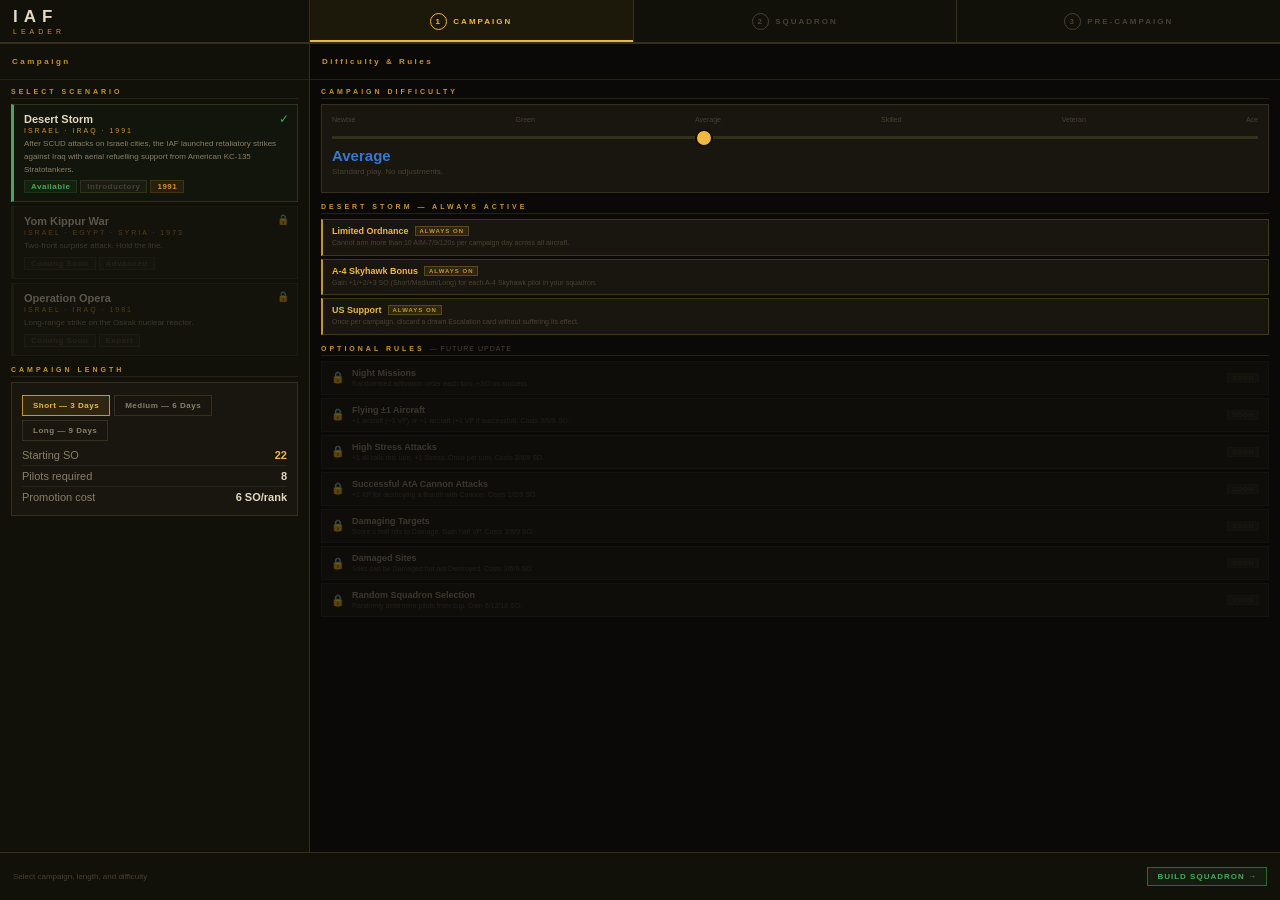
<file: IAF Leader3.html>
<!DOCTYPE html>
<html lang="en">
<head>
<meta charset="UTF-8">
<meta name="viewport" content="width=device-width,initial-scale=1,user-scalable=no">
<title>IAF Leader</title>
<style>
:root{
  --bg:#0a0908;--bg2:#111009;--bg3:#18160f;--bg4:#201e14;
  --line:#252218;--line2:#352f1e;
  --ink:#e4d9c0;--ink2:#8a7f65;--ink3:#4a4030;
  --gold:#c8952a;--gold2:#f0b840;--gd:rgba(200,149,42,.13);
  --red:#b82820;--red2:#e03830;--rdd:rgba(184,40,32,.15);
  --green:#2a6830;--green2:#48a858;--grd:rgba(42,104,48,.15);
  --blue:#1848a0;--blue2:#4080e0;--bld:rgba(24,72,160,.15);
  --amber:#906020;--amber2:#d09030;--amd:rgba(144,96,32,.15);
  --pu:#8030c0;--pu2:#c060f0;--pud:rgba(128,48,192,.13);
  /* Rank colours — matching actual game cards */
  --rk-N:#e0b800;--rk-G:#38a840;--rk-A:#3878d0;
  --rk-S:#d03020;--rk-V:#b030a0;--rk-X:#7a7040;
}
*{box-sizing:border-box;margin:0;padding:0;-webkit-tap-highlight-color:transparent}
html,body{width:100%;height:100%;overflow:hidden;background:var(--bg)}
body{font-family:-apple-system,'Helvetica Neue',Arial,sans-serif;color:var(--ink);font-size:13px}
button,select{font-family:inherit;font-size:inherit;cursor:pointer}

/* ── SHELL — always landscape layout ── */
.shell{width:100%;height:100%;display:grid;
  grid-template-columns:310px 1fr;grid-template-rows:44px 1fr;overflow:hidden}

/* ── TOPBAR ── */
.topbar{grid-column:1/-1;background:var(--bg2);border-bottom:2px solid var(--line2);
  display:flex;align-items:center;z-index:20;overflow:hidden}
.tb-logo{width:310px;flex-shrink:0;padding:0 13px;display:flex;align-items:center;
  gap:8px;border-right:1px solid var(--line2);height:100%}
.logo-iaf{font-size:17px;font-weight:900;letter-spacing:6px;color:var(--ink)}
.logo-sub{font-size:7px;letter-spacing:4px;color:var(--gold);margin-top:1px}
.tb-steps{flex:1;display:flex;height:100%}
.step{flex:1;display:flex;align-items:center;justify-content:center;gap:6px;
  font-size:8px;font-weight:700;letter-spacing:2px;color:var(--ink3);
  border-right:1px solid var(--line2);cursor:pointer;position:relative;
  text-transform:uppercase;transition:color .15s}
.step:last-child{border-right:none}
.step.on{color:var(--gold2);background:rgba(200,149,42,.06)}
.step.on::after{content:'';position:absolute;bottom:0;left:0;right:0;height:2px;background:var(--gold2)}
.step.done{color:var(--green2)}
.step.done::after{content:'';position:absolute;bottom:0;left:0;right:0;height:2px;background:var(--green2)}
.step-n{width:17px;height:17px;border-radius:50%;border:1px solid currentColor;
  display:flex;align-items:center;justify-content:center;font-size:8px;font-weight:800}
.tb-right{display:flex;gap:5px;padding:0 11px;flex-shrink:0}
.chip{background:var(--bg3);border:1px solid var(--line2);padding:2px 8px;
  font-size:8px;font-weight:700;color:var(--ink2)}
.chip b{color:var(--gold2)}

/* ── PANELS ── */
.lp,.rp{display:flex;flex-direction:column;overflow:hidden}
.lp{background:var(--bg2);border-right:1px solid var(--line2)}
.ph{flex-shrink:0;padding:8px 12px;border-bottom:1px solid var(--line);
  display:flex;align-items:center;justify-content:space-between;min-height:36px}
.ph-t{font-size:8px;font-weight:700;letter-spacing:2.5px;color:var(--gold)}
.ph-s{font-size:8px;color:var(--ink3)}
.pb{flex:1;overflow-y:auto;padding:8px 11px;padding-bottom:56px}

/* ── ACTION BAR ── */
.abar{position:fixed;bottom:0;left:0;right:0;height:48px;
  background:var(--bg2);border-top:1px solid var(--line2);
  display:flex;align-items:center;padding:0 13px;gap:10px;z-index:15}
.abar-info{flex:1;font-size:8px;color:var(--ink3)}

/* ── TYPOGRAPHY ── */
.sl{font-size:7px;font-weight:700;letter-spacing:3px;color:var(--gold);
  margin:10px 0 5px;padding-bottom:3px;border-bottom:1px solid var(--line);text-transform:uppercase}
.sl:first-child{margin-top:0}
.card{background:var(--bg3);border:1px solid var(--line2);padding:8px 10px;margin-bottom:5px}
.row{display:flex;align-items:center;justify-content:space-between;
  padding:4px 0;border-bottom:1px solid var(--line);font-size:11px}
.row:last-child{border-bottom:none}
.rl{color:var(--ink2)}.rv{font-weight:700;color:var(--ink)}
.rv.g{color:var(--green2)}.rv.r{color:var(--red2)}.rv.y{color:var(--gold2)}
.rv.b{color:var(--blue2)}.rv.a{color:var(--amber2)}.rv.d{color:var(--ink3)}
.fb{display:flex;align-items:center;justify-content:space-between}
.flex{display:flex;align-items:center}.fw{flex-wrap:wrap}
.gap4{gap:4px}.gap6{gap:6px}.gap8{gap:8px}
.mt4{margin-top:4px}.mt6{margin-top:6px}.mt8{margin-top:8px}.mt12{margin-top:12px}
.mb4{margin-bottom:4px}.mb6{margin-bottom:6px}.mb8{margin-bottom:8px}
.dim{color:var(--ink2)}.tiny{font-size:8px}.sm{font-size:10px}.ctr{text-align:center}

/* ── RANK BADGES ── */
.bdg{display:inline-flex;align-items:center;padding:1px 6px;
  font-size:8px;font-weight:700;letter-spacing:.5px;border:1px solid}
.rN{background:rgba(224,184,0,.16); color:var(--rk-N);border-color:rgba(224,184,0,.35)}
.rG{background:rgba(56,168,64,.16); color:var(--rk-G);border-color:rgba(56,168,64,.35)}
.rA{background:rgba(56,120,208,.16);color:var(--rk-A);border-color:rgba(56,120,208,.35)}
.rS{background:rgba(208,48,32,.16); color:var(--rk-S);border-color:rgba(208,48,32,.35)}
.rV{background:rgba(176,48,160,.16);color:var(--rk-V);border-color:rgba(176,48,160,.35)}
.rX{background:rgba(122,112,64,.2); color:var(--rk-X);border-color:rgba(122,112,64,.4)}
.bGr{background:var(--grd);color:var(--green2);border-color:rgba(42,104,48,.3)}
.bR{background:var(--rdd);color:var(--red2);border-color:rgba(184,40,32,.3)}
.bG{background:var(--gd);color:var(--gold2);border-color:rgba(200,149,42,.3)}
.bB{background:var(--bld);color:var(--blue2);border-color:rgba(24,72,160,.3)}
.bA{background:var(--amd);color:var(--amber2);border-color:rgba(144,96,32,.3)}
.bP{background:var(--pud);color:var(--pu2);border-color:rgba(128,48,192,.3)}
.bX{background:rgba(255,255,255,.03);color:var(--ink3);border-color:var(--line2)}

/* ── BUTTONS ── */
.btn{display:inline-flex;align-items:center;justify-content:center;gap:4px;
  padding:7px 13px;font-size:8px;font-weight:700;letter-spacing:1.5px;border:1px solid;text-transform:uppercase}
.btn:active{opacity:.7}.btn.full{width:100%}.btn.sm{padding:4px 9px;letter-spacing:1px}
.btn-g{background:var(--grd);border-color:var(--green);color:var(--green2)}
.btn-y{background:var(--gd);border-color:var(--gold);color:var(--gold2)}
.btn-r{background:var(--rdd);border-color:var(--red);color:var(--red2)}
.btn-b{background:var(--bld);border-color:var(--blue2);color:var(--blue2)}
.btn-a{background:var(--amd);border-color:var(--amber2);color:var(--amber2)}
.btn-p{background:var(--pud);border-color:var(--pu);color:var(--pu2)}
.btn-x{background:none;border-color:var(--line2);color:var(--ink3)}
.rb{display:flex;gap:5px;margin-top:5px}.rb .btn{flex:1}

/* ── OPTION PILLS ── */
.opts{display:flex;gap:4px;flex-wrap:wrap;margin:4px 0}
.op{background:var(--bg3);border:1px solid var(--line2);padding:5px 10px;
  font-size:8px;font-weight:600;color:var(--ink2);cursor:pointer;letter-spacing:.5px}
.op.sel{background:var(--gd);border-color:var(--gold);color:var(--gold2)}
.op:active{opacity:.7}

/* ── CAMPAIGN CARD ── */
.cc{border:1px solid var(--line2);border-left:3px solid var(--line2);
  padding:8px 10px;margin-bottom:4px;cursor:pointer;position:relative;background:var(--bg3)}
.cc:active{background:var(--bg4)}
.cc.sel{border-left-color:var(--green2);background:rgba(42,104,48,.06)}
.cc.locked{opacity:.35;cursor:not-allowed}
.cc-n{font-size:11px;font-weight:800;color:var(--ink)}
.cc-y{font-size:7px;letter-spacing:2px;color:var(--amber2);margin:2px 0 4px}
.cc-d{font-size:8px;color:var(--ink2);line-height:1.6;margin-bottom:4px}
.cc-tags{display:flex;gap:3px;flex-wrap:wrap}
.cc-chk{position:absolute;top:7px;right:8px;font-size:12px;color:var(--green2)}
.cc-lck{position:absolute;top:7px;right:8px;font-size:10px;color:var(--ink3)}

/* ── DIFFICULTY SLIDER ── */
.diff-wrap{padding:3px 0 6px}
.diff-labels{display:flex;justify-content:space-between;font-size:7px;color:var(--ink3);margin-bottom:4px}
input[type=range]{width:100%;-webkit-appearance:none;height:3px;background:var(--line2);outline:none}
input[type=range]::-webkit-slider-thumb{-webkit-appearance:none;width:18px;height:18px;
  border-radius:50%;background:var(--gold2);border:2px solid var(--bg2)}
.diff-val{font-size:15px;font-weight:900;margin-top:5px}
.diff-sub{font-size:8px;color:var(--ink3);margin-top:2px;line-height:1.5}

/* ── ADJUSTMENT CARDS ── */
.adj{border:1px solid var(--line2);padding:6px 9px;margin-bottom:3px;
  display:flex;align-items:flex-start;gap:7px;cursor:pointer;background:var(--bg3)}
.adj.adv{border-left:2px solid var(--green2)}
.adj.dis{border-left:2px solid var(--red2)}
.adj.on.adv{background:rgba(42,104,48,.13);border-color:var(--green2)}
.adj.on.dis{background:rgba(184,40,32,.13);border-color:var(--red2)}
.adj-chk{width:15px;height:15px;border:1px solid var(--line2);flex-shrink:0;margin-top:1px;
  display:flex;align-items:center;justify-content:center;font-size:9px}
.adj.on.adv .adj-chk{background:var(--green2);border-color:var(--green2);color:#000}
.adj.on.dis .adj-chk{background:var(--red2);border-color:var(--red2);color:#fff}
.adj-n{font-size:9px;font-weight:700;color:var(--ink)}
.adj-d{font-size:7px;color:var(--ink3);margin-top:1px;line-height:1.4}

/* ── ALWAYS-ON RULES ── */
.rule-on{border:1px solid rgba(200,149,42,.25);border-left:2px solid var(--gold);
  padding:6px 9px;margin-bottom:3px;background:var(--bg3)}
.rule-n{font-size:9px;font-weight:700;color:var(--gold2);margin-bottom:2px;display:flex;align-items:center;gap:6px}
.rule-badge{font-size:6px;font-weight:700;letter-spacing:1px;
  background:var(--gd);color:var(--gold);border:1px solid rgba(200,149,42,.3);padding:1px 4px}
.rule-d{font-size:7px;color:var(--ink3);line-height:1.5}

/* ── LOCKED OPTIONAL RULE ── */
.rule-lock{border:1px solid var(--line);padding:6px 9px;margin-bottom:3px;
  display:flex;align-items:center;gap:7px;background:var(--bg3);opacity:.38}
.rule-lock-info{flex:1}
.rule-lock-n{font-size:9px;font-weight:700;color:var(--ink2)}
.rule-lock-d{font-size:7px;color:var(--ink3);margin-top:1px;line-height:1.3}
.soon{font-size:6px;letter-spacing:1px;color:var(--ink3);
  background:var(--bg4);border:1px solid var(--line);padding:1px 4px;flex-shrink:0}

/* ── PILOT BROWSER ── */
.fbar{display:flex;gap:3px;flex-wrap:wrap;margin-bottom:5px;align-items:center}
select.fs{background:var(--bg3);border:1px solid var(--line2);color:var(--ink);
  padding:4px 5px;font-size:8px;-webkit-appearance:none;flex:1;min-width:65px}
.srt{background:var(--bg3);border:1px solid var(--line2);color:var(--ink2);
  padding:3px 7px;font-size:7px;letter-spacing:1px;flex-shrink:0}
.srt.on{border-color:var(--gold);color:var(--gold2);background:var(--gd)}

/* ── PILOT CARD ── */
.pc{background:var(--bg3);border:1px solid var(--line2);border-left:3px solid var(--line2);
  margin-bottom:4px;overflow:hidden}
.pc.inq{border-left-color:var(--green2)}
.pc.exp{border-color:var(--gold)}
.pc-h{display:flex;align-items:center;gap:6px;padding:6px 8px;cursor:pointer}
.pc-h:active{background:var(--bg4)}
.pc-n{font-size:11px;font-weight:800;color:var(--ink);flex:1;min-width:0}
.pc-sub{display:flex;gap:3px;flex-wrap:wrap;margin-top:2px;align-items:center}
.pc-btn{padding:3px 8px;font-size:7px;font-weight:700;letter-spacing:1px;border:1px solid;flex-shrink:0}
.pc-btn.add{border-color:var(--green);color:var(--green2);background:none}
.pc-btn.rem{border-color:var(--red);color:var(--red2);background:none}

/* ── RANK STAT GRID ── */
.rg{display:grid;grid-template-columns:68px repeat(9,1fr);gap:2px;padding:0 7px 7px}
.rgh{background:var(--bg2);border:1px solid var(--line);padding:2px;
  text-align:center;font-size:6px;letter-spacing:.3px;color:var(--ink3)}
.rgh.ln{text-align:left;font-size:7px}
.rgc{background:var(--bg);border:1px solid var(--line);padding:2px;
  text-align:center;font-size:8px;font-weight:700;color:var(--ink)}
.rgc.ln{text-align:left;background:var(--bg2);font-size:7px;font-weight:400;color:var(--ink2)}
.rgc.hi{background:rgba(200,149,42,.1);border-color:var(--gold)}
.p{color:var(--green2)}.n{color:var(--red2)}.z{color:var(--ink3)}
.go{color:var(--gold2)}.bl{color:var(--blue2)}
/* rank-coloured name cells */
.cN{color:var(--rk-N)}.cG{color:var(--rk-G)}.cA{color:var(--rk-A)}
.cS{color:var(--rk-S)}.cV{color:var(--rk-V)}.cX{color:var(--rk-X)}

/* ── SQUAD SLOTS ── */
.sq{display:flex;align-items:center;gap:6px;padding:5px 8px;
  border:1px solid var(--line2);border-left:3px solid var(--line);margin-bottom:3px;background:var(--bg3)}
.sq.ok{border-left-color:var(--green2)}.sq.sh{border-left-color:var(--red2)}
.sq-r{font-size:7px;letter-spacing:1.5px;width:44px;flex-shrink:0}
.sq-info{flex:1;min-width:0}
.sq-n{font-size:10px;font-weight:700;color:var(--ink)}
.sq-d{font-size:7px;color:var(--ink3);margin-top:1px}

/* ── PRECAMP PILOT ── */
.pm{border:1px solid var(--line2);border-left:3px solid var(--green2);
  padding:7px 9px;margin-bottom:4px;background:var(--bg3)}
.pm-top{display:flex;align-items:center;justify-content:space-between;margin-bottom:5px}
.pm-n{font-size:11px;font-weight:800;color:var(--ink)}
.pm-stats{display:flex;gap:3px;flex-wrap:wrap;margin-bottom:3px}
.pst{background:var(--bg);border:1px solid var(--line);padding:1px 5px;font-size:7px;color:var(--ink2)}
.pst b{color:var(--ink)}
.xpr{display:flex;align-items:center;gap:5px;font-size:7px;color:var(--ink3);margin-top:3px}
.xpb{flex:1;height:2px;background:var(--line)}
.xpf{height:100%;background:var(--gold)}
.prom-hist{font-size:7px;color:var(--pu2);margin-top:3px}

/* ── SO POOL ── */
.so-pool{border:1px solid rgba(200,149,42,.3);border-left:3px solid var(--gold);
  padding:8px 10px;margin-bottom:7px;background:var(--bg3)}
.so-n{font-size:24px;font-weight:900;color:var(--gold2);line-height:1}
.so-l{font-size:7px;letter-spacing:2px;color:var(--ink3);margin-top:1px}

/* ── MISSION SCREENS ── */
.zone-row{display:flex;gap:6px;margin-bottom:10px}
.zone{flex:1;background:var(--bg3);border:1px solid var(--line2);padding:10px 10px 12px;min-height:160px;position:relative;max-height:52vh;overflow-y:auto}
.dir-group{margin-bottom:8px}
.dir-label{font-size:8px;font-weight:800;letter-spacing:2px;color:var(--gold2);
  margin-bottom:4px;padding-bottom:2px;border-bottom:1px solid var(--line)}
.site-row{display:flex;gap:8px;flex-wrap:wrap}
.site-counter-wrap{display:flex;flex-direction:column;align-items:center;gap:2px}
.site-disc{width:78px;height:90px;flex-shrink:0}
.ctr-aoa-lbl{max-width:78px}
.ctr-aoa-lbl .bdg{white-space:nowrap}
.zone-t{font-size:7px;font-weight:700;letter-spacing:2.5px;color:var(--gold);
  margin-bottom:8px;padding-bottom:4px;border-bottom:1px solid var(--line)}
.threat-counter{background:var(--bg4);border:1px solid var(--line2);border-left:3px solid var(--red2);
  padding:5px 8px;margin-bottom:3px;font-size:9px;display:flex;align-items:center;gap:6px}
.tc-icon{font-size:14px;flex-shrink:0}
.tc-info{flex:1}
.tc-n{font-size:9px;font-weight:700;color:var(--ink)}
.tc-d{font-size:7px;color:var(--ink3)}
.tc-status{font-size:7px;font-weight:700}
.tc-status.act{color:var(--red2)}.tc-status.dam{color:var(--amber2)}.tc-status.des{color:var(--ink3)}
/* Aircraft token */
.ac-token{background:var(--bg4);border:1px solid var(--blue2);border-left:3px solid var(--blue2);
  padding:5px 8px;margin-bottom:3px;display:flex;align-items:center;gap:6px;cursor:pointer}
.ac-token:active{background:var(--bg2)}
.ac-token.low-alt{border-left-color:var(--green2)}
.ac-token.high-alt{border-left-color:var(--blue2)}
.ac-token.attacking{border-left-color:var(--red2);background:rgba(184,40,32,.07)}
.ac-token.shaken{border-left-color:var(--amber2)}
.ac-token.sar{border-left-color:var(--ink3);opacity:.5}
.act-ico{font-size:16px;flex-shrink:0}
.act-n{font-size:10px;font-weight:800;color:var(--ink)}
.act-d{font-size:7px;color:var(--ink3);margin-top:1px}
/* Target card */
.tgt-card{border:1px solid var(--gold);border-left:3px solid var(--gold);
  padding:9px 11px;margin-bottom:5px;cursor:pointer;background:var(--bg3);position:relative}
.tgt-card:active{background:var(--bg4)}
.tgt-card.sel{background:rgba(200,149,42,.07)}
.tgt-n{font-size:12px;font-weight:800;color:var(--gold2)}
.tgt-vp{position:absolute;top:8px;right:9px;font-size:10px;font-weight:900;color:var(--gold2)}
.tgt-stats{display:grid;grid-template-columns:1fr 1fr;gap:3px;margin-top:6px}
.tgt-flags{display:flex;gap:3px;flex-wrap:wrap;margin-top:5px}

/* ── WEAPON LOAD ── */
.wg{display:grid;grid-template-columns:1fr 1fr;gap:3px;margin:5px 0}
.wb{background:var(--bg);border:1px solid var(--line2);padding:5px 7px;
  cursor:pointer;text-align:left}
.wb.sel{border-color:var(--gold);background:var(--gd)}
.wb.ata{border-left:2px solid var(--blue2)}.wb.atg{border-left:2px solid var(--amber2)}
.wb-n{font-size:9px;font-weight:700;color:var(--ink)}
.wb-d{font-size:7px;color:var(--ink3);margin-top:1px;font-family:monospace}

/* ── TABS ── */
.tabs{display:flex;border-bottom:1px solid var(--line);margin-bottom:8px}
.tab{padding:5px 11px;font-size:7px;font-weight:700;letter-spacing:2px;
  color:var(--ink3);border-bottom:2px solid transparent;cursor:pointer;white-space:nowrap}
.tab.on{color:var(--gold2);border-bottom-color:var(--gold)}

/* ── MODAL ── */
.mbg{display:none;position:fixed;inset:0;background:rgba(0,0,0,.85);
  z-index:100;align-items:center;justify-content:center}
.mbg.open{display:flex}
.modal{background:var(--bg2);border:1px solid var(--line2);border-top:2px solid var(--gold);
  width:460px;max-height:80vh;overflow-y:auto;padding:13px 12px 22px}
.mtt{font-size:9px;font-weight:700;letter-spacing:2px;color:var(--gold);
  margin-bottom:11px;display:flex;align-items:center;justify-content:space-between}
.mx{background:none;border:none;color:var(--ink3);font-size:19px;line-height:1}

/* ── TOAST ── */
#toast{position:fixed;bottom:56px;left:50%;transform:translateX(-50%);
  background:var(--bg3);border:1px solid var(--gold);color:var(--ink);
  padding:6px 15px;font-size:8px;font-weight:700;z-index:500;display:none;max-width:280px;text-align:center}
#toast.on{display:block;animation:tp .18s ease}
@keyframes tp{from{opacity:0;bottom:44px}to{opacity:1;bottom:56px}}

::-webkit-scrollbar{width:3px}::-webkit-scrollbar-track{background:transparent}
::-webkit-scrollbar-thumb{background:var(--line2);border-radius:1px}
select{background:var(--bg3);border:1px solid var(--line2);color:var(--ink);padding:6px;width:100%;font-size:11px;-webkit-appearance:none}
.shell.in-campaign .abar{display:none}
.shell.in-campaign{grid-template-rows:44px 1fr}

/* ── CAMPAIGN MAP SCREEN ── */
.camp-screen{grid-column:1/-1;width:100%;height:100%;overflow:hidden;display:flex;flex-direction:column;background:linear-gradient(160deg,#1a140c,#0e0b07)}
.map-layout{flex:1;display:grid;grid-template-columns:230px 1fr 190px;overflow:hidden;min-height:0}
.map-info-panel{background:linear-gradient(160deg,#2a2015,#1a1610);border-right:2px solid #4a3a20;
  padding:10px 11px;overflow-y:auto;display:flex;flex-direction:column;gap:8px}
.map-info-title{font-size:13px;font-weight:900;letter-spacing:1px;color:#f0e0c0}
.map-info-sub{font-size:8px;letter-spacing:1.5px;color:var(--gold2);font-weight:700}
.map-info-desc{font-size:8px;color:#c0b090;line-height:1.6}
.map-rules-box{background:rgba(0,0,0,.25);border:1px solid #4a3a20;padding:7px 8px;border-radius:2px}
.map-rule{font-size:7.5px;color:#d0c0a0;line-height:1.6;margin-bottom:5px}
.map-rule:last-child{margin-bottom:0}
.map-rule b{color:var(--gold2)}
.us-avail{display:inline-block;font-size:6px;letter-spacing:1px;font-weight:700;
  background:rgba(72,168,88,.2);color:var(--green2);border:1px solid rgba(72,168,88,.4);
  padding:1px 4px;margin-top:2px}
.us-used{display:inline-block;font-size:6px;letter-spacing:1px;font-weight:700;
  background:rgba(224,56,48,.2);color:var(--red2);border:1px solid rgba(224,56,48,.4);
  padding:1px 4px;margin-top:2px}
.map-day-box{background:rgba(0,0,0,.25);border:1px solid #4a3a20;padding:7px 8px}
.map-day-lbl{font-size:7px;letter-spacing:2px;color:var(--gold);margin-bottom:5px;font-weight:700}
.map-day-track{display:flex;gap:3px;margin-bottom:5px}
.map-day-pip{flex:1;height:22px;border:1px solid #4a3a20;display:flex;align-items:center;justify-content:center;font-size:10px;font-weight:700;color:#8a7a5a}
.map-day-pip.past{background:var(--gold);border-color:var(--gold);color:#000}
.map-day-pip.cur{border-color:var(--gold2);color:var(--gold2);box-shadow:0 0 0 1px var(--gold2) inset}
.map-day-detail{font-size:8px;color:#c0b090;text-align:center}
.map-vp-row{display:flex;gap:6px}
.map-vp-box{flex:1;background:rgba(0,0,0,.25);border:1px solid #4a3a20;padding:8px;text-align:center}
.map-vp-n{font-size:22px;font-weight:900;color:var(--gold2);line-height:1}
.map-vp-l{font-size:7px;letter-spacing:2px;color:#8a7a5a;margin-top:2px}

.map-center{overflow:hidden;display:flex;align-items:center;justify-content:center;padding:8px;position:relative}
.map-canvas-wrap{width:100%;height:100%;max-width:100%;max-height:100%;display:flex;align-items:center;justify-content:center}
.map-svg{width:100%;height:100%;max-height:100%}
.stress-lbl{fill:#c04030;font-size:15px;font-weight:900;font-family:inherit}
.country-lbl{fill:#8a9088;font-size:13px;font-weight:700;letter-spacing:1px;font-family:inherit}
.tgt-pin{cursor:pointer}
.tgt-pin-circle{fill:#1a1a1a;stroke:var(--gold2);stroke-width:2}
.tgt-pin-circle.longpress-hl{fill:#c02020;stroke:#ff4040;stroke-width:4;animation:pinpulse .6s ease-in-out infinite alternate}
@keyframes pinpulse{from{r:16}to{r:22}}
.tgt-pin-circle.attacked{fill:#2a4a2a;stroke:var(--green2)}
.tgt-pin-circle.selected{fill:var(--gold);stroke:#fff;stroke-width:3}
.tgt-pin-text{fill:var(--gold2);font-size:13px;font-weight:900;text-anchor:middle;dominant-baseline:central;font-family:inherit;pointer-events:none}
.tgt-pin-circle.selected + .tgt-pin-text{fill:#000}

.map-ref-panel{background:linear-gradient(160deg,#2a2015,#1a1610);border-left:2px solid #4a3a20;
  padding:10px 11px;overflow-y:auto}
.map-ref-title{font-size:9px;font-weight:900;letter-spacing:2px;color:var(--gold2);margin-bottom:6px}
.map-ref-col{display:flex;flex-direction:column;gap:3px}
.map-ref-sub{font-size:7px;letter-spacing:1.5px;color:#8a7a5a;font-weight:700;margin-top:3px}
.map-ref-item{font-size:8px;color:#c0b090;line-height:1.5;padding-left:6px;border-left:2px solid #4a3a20}
.track-strip{display:flex;flex-direction:column;gap:5px}
.track-mini{background:rgba(0,0,0,.25);border:1px solid #4a3a20;padding:5px 7px}
.track-mini-t{font-size:7px;letter-spacing:1.5px;font-weight:700;margin-bottom:3px}
.track-lvl{opacity:.6;font-weight:400}
.track-mini-v{font-size:14px;font-weight:900;color:var(--gold2)}

/* Bottom target strip */
.target-strip{flex-shrink:0;background:linear-gradient(180deg,#221c12,#1a1610);
  border-top:2px solid var(--gold);padding:8px 12px;max-height:170px;overflow-y:auto}
.ts-header{display:flex;align-items:center;justify-content:space-between;margin-bottom:7px}
.ts-title{font-size:9px;font-weight:900;letter-spacing:2px;color:var(--gold2)}
.ts-sub{font-size:8px;color:#8a7a5a}
.ts-cards{display:flex;gap:8px;overflow-x:auto;padding-bottom:4px}
.ts-card{flex-shrink:0;width:190px;background:var(--bg3);border:1px solid var(--line2);
  border-top:3px solid var(--gold);padding:8px 9px;cursor:pointer}
.ts-card:active{background:var(--bg4)}
.ts-card.sel{border-top-color:var(--green2);background:rgba(42,104,48,.08)}
.ts-card-top{display:flex;align-items:center;justify-content:space-between;margin-bottom:4px}
.ts-card-n{font-size:10px;font-weight:800;color:var(--gold2)}
.ts-card-vp{font-size:11px;font-weight:900;color:var(--gold2)}
.ts-card-stats{display:flex;gap:4px;flex-wrap:wrap;font-size:7px;color:#8a7a5a}
.ts-card-flags{display:flex;gap:2px;flex-wrap:wrap;margin-top:4px}

/* Target detail screen */
.target-detail-layout{flex:1;display:grid;grid-template-columns:1fr 320px;overflow:hidden}
.td-map-side{background:linear-gradient(160deg,#1a140c,#0e0b07);display:flex;align-items:center;justify-content:center;padding:16px}
.td-info-side{display:flex;flex-direction:column;overflow:hidden;background:var(--bg2);border-left:1px solid var(--line2)}

/* Seed / Arm two-panel layout */
.seed-layout{flex:1;display:grid;grid-template-columns:320px 1fr;overflow:hidden}
.seed-layout .lp{border-right:1px solid var(--line2)}

/* ═══ TACTICAL DISPLAY — Seed Sites screen ═══ */
.tac-layout{flex:1;display:grid;grid-template-columns:1fr 300px;overflow:hidden;min-height:0}
.tac-board-wrap{display:flex;flex-direction:column;overflow:hidden;background:#1a1710;padding:10px}
.tac-board-header{flex-shrink:0;display:flex;align-items:baseline;gap:10px;margin-bottom:8px;padding:0 4px}
.tac-board-title{font-size:11px;font-weight:900;letter-spacing:3px;color:var(--gold2)}
.tac-board-sub{font-size:10px;color:var(--ink3)}

/* Board geometry — true SVG polygons replicating the physical Tactical Display.
   Outer square = pre-approach ring (8 zones: 4 triangles + 4 trapezoids).
   Middle ring = 4 Approach trapezoids (N/E/S/W), touching the Centre square directly.
   Sites are only ever placed in Approach zones + Centre — never in Pre-Approach. */
.tac-board{
  flex:1;min-height:0;display:flex;align-items:center;justify-content:center;
  background:#c9a86a; /* plain tan/desert placeholder */
  border:2px solid #8a6a3a;
  padding:10px;
}
.tac-board-svg{width:100%;height:100%;max-width:100%;max-height:100%}
.tz-poly{stroke:rgba(60,40,20,.65);stroke-width:3.6}
.tz-pre{fill:rgba(60,40,20,.14);stroke-dasharray:9,6}
.tz-app{fill:rgba(255,255,255,.10)}
.tz-c{fill:rgba(0,0,0,.16);stroke-width:6;stroke:rgba(60,40,20,.85)}
.tz-lbl-pre{font-size:15.6px;font-weight:800;letter-spacing:1.5px;fill:#5a4428;text-anchor:middle}
.tz-lbl-app{font-size:18px;font-weight:800;letter-spacing:3px;fill:#3a2c18;text-anchor:middle}
.tz-lbl-c{font-size:18px;font-weight:800;letter-spacing:3px;fill:#3a2c18;text-anchor:middle}
.tz-sites{display:flex;flex-wrap:wrap;gap:2px;justify-content:center;align-content:center;
  width:100%;height:100%;overflow:visible}

/* Right pilot panel */
.tac-pilot-panel{background:var(--bg2);border-left:1px solid var(--line2);
  display:flex;flex-direction:column;overflow:hidden}
.tac-panel-title{flex-shrink:0;font-size:9px;font-weight:900;letter-spacing:2px;color:var(--gold2);
  padding:9px 11px;border-bottom:1px solid var(--line)}
.tac-panel-sub{font-size:7px;color:var(--ink3);font-weight:400;letter-spacing:0}
.tac-pilot-list{flex:1;overflow-y:auto;padding:8px}
.tac-pilot-card{background:var(--bg3);border:1px solid var(--line2);border-left:3px solid var(--line2);
  padding:8px 9px;margin-bottom:6px}
.tac-pilot-card.status-ok{border-left-color:var(--green2)}
.tac-pilot-card.status-shaken{border-left-color:var(--amber2)}
.tac-pc-name{font-size:11px;font-weight:900;color:var(--ink)}
.tac-pc-ac{font-size:8px;color:var(--ink3);margin-top:1px;margin-bottom:6px}
/* Stress — the only bar, with a shaken-threshold colour split */
.tac-pc-stress-row{display:flex;align-items:center;gap:5px;margin-bottom:5px;font-size:8px}
.tac-pc-stress-l{width:36px;color:var(--ink3);flex-shrink:0;font-weight:700}
.tac-pc-stress-bar{flex:1;height:7px;background:var(--line);border-radius:1px;overflow:hidden;position:relative}
.tac-pc-stress-fill{height:100%}
.tac-pc-stress-thresh{position:absolute;top:0;bottom:0;width:1px;background:rgba(255,255,255,.5)}
.tac-pc-stress-v{width:26px;text-align:right;flex-shrink:0;font-weight:700}
/* Other stats — plain numbers, compact row, no bars */
.tac-pc-nums{display:flex;gap:8px;margin-bottom:4px;font-size:8px}
.tac-pc-num{display:flex;align-items:center;gap:3px}
.tac-pc-num-l{color:var(--ink3);font-weight:700}
.tac-pc-num-v{color:var(--ink);font-weight:900;font-size:9px}
.tac-pc-weapons{margin-top:5px;padding-top:5px;border-top:1px solid var(--line)}
.tac-pc-wpn-title{font-size:6.5px;letter-spacing:1px;color:var(--ink3);margin-bottom:3px}
.tac-pc-wpn{display:flex;justify-content:space-between;font-size:8px;color:var(--ink2);padding:1px 0}
.tac-pc-wpn b{color:var(--ink)}

/* Footer bar */
.tac-footer{flex-shrink:0;background:var(--bg2);border-top:1px solid var(--line2);
  display:flex;align-items:center;gap:16px;padding:0 14px;height:44px}
.tac-footer-item{display:flex;flex-direction:column;gap:1px}
.tac-footer-label{font-size:6.5px;letter-spacing:1.5px;color:var(--ink3);font-weight:700}
.tac-footer-value{font-size:10px;font-weight:800;color:var(--gold2)}
.td-card{padding:12px 14px}
.td-row{font-size:14px;padding:7px 0}
.td-row .rl{font-size:13px}
.td-row .rv{font-size:14px}
#target-detail-body{padding:16px 18px}

/* ── PILOT ROSTER SCREEN (Player Log style) ── */
.roster-layout{width:100%;height:100%;display:flex;flex-direction:column;overflow:hidden;padding:14px 18px}
.roster-header{flex-shrink:0;display:flex;align-items:center;justify-content:space-between;
  margin-bottom:12px;padding-bottom:10px;border-bottom:2px solid var(--gold)}
.roster-title{font-size:15px;font-weight:900;letter-spacing:2px;color:var(--gold2)}
.roster-grid{flex:1;overflow-y:auto;display:grid;grid-template-columns:repeat(auto-fill,minmax(300px,1fr));gap:8px;align-content:start}
.pilot-log-card{background:var(--bg3);border:1px solid var(--line2);border-left:4px solid var(--line2);padding:10px 12px}
.pilot-log-card.status-ok{border-left-color:var(--green2)}
.pilot-log-card.status-shaken{border-left-color:var(--amber2)}
.pilot-log-card.status-grounded{border-left-color:var(--red2);opacity:.55}
.plc-top{display:flex;align-items:center;justify-content:space-between;margin-bottom:8px}
.plc-name{font-size:14px;font-weight:900;color:var(--ink)}
.plc-badges{display:flex;gap:4px;align-items:center}
.plc-stat-grid{display:grid;grid-template-columns:repeat(4,1fr);gap:4px;margin-bottom:8px}
.plc-stat{background:var(--bg);border:1px solid var(--line);padding:5px 4px;text-align:center}
.plc-stat-l{font-size:7px;letter-spacing:1px;color:var(--ink3);margin-bottom:2px}
.plc-stat-v{font-size:13px;font-weight:900;color:var(--ink)}
.plc-stress-row{display:flex;align-items:center;gap:6px;margin-bottom:6px}
.plc-stress-bar{flex:1;height:8px;background:var(--line);border-radius:2px;overflow:hidden;position:relative}
.plc-stress-fill{height:100%;transition:width .3s}
.plc-stress-marks{position:absolute;inset:0;display:flex}
.plc-stress-mark{flex:1;border-right:1px solid rgba(0,0,0,.3)}
.plc-cool-row{display:flex;gap:3px;align-items:center}
.plc-cool-pip{width:14px;height:14px;border:1px solid var(--line2);border-radius:50%;display:flex;align-items:center;justify-content:center;font-size:8px;color:var(--ink3)}
.plc-cool-pip.filled{background:var(--blue2);border-color:var(--blue2);color:#fff}
.plc-xp-row{display:flex;align-items:center;gap:6px;margin-top:6px;font-size:9px;color:var(--ink3)}
.plc-xp-bar{flex:1;height:3px;background:var(--line)}
.plc-xp-fill{height:100%;background:var(--gold)}
.plc-mission-history{display:flex;gap:3px;margin-top:6px;flex-wrap:wrap}
.plc-mission-pip{width:16px;height:16px;border:1px solid var(--line2);font-size:8px;display:flex;align-items:center;justify-content:center;color:var(--ink3)}
.plc-mission-pip.hit{background:var(--green2);border-color:var(--green2);color:#000}
</style>
</head>
<body>
<div id="toast"></div>
<div class="shell" id="shell">

<!-- ████ TOPBAR — SETUP MODE ████ -->
<div class="topbar" id="topbar-setup">
  <div class="tb-logo">
    <div><div class="logo-iaf">IAF</div><div class="logo-sub">LEADER</div></div>
  </div>
  <div class="tb-steps" id="tb-steps">
    <div class="step on"   id="stp1" onclick="gotoStep(1)"><div class="step-n">1</div>CAMPAIGN</div>
    <div class="step"      id="stp2" onclick="gotoStep(2)"><div class="step-n">2</div>SQUADRON</div>
    <div class="step"      id="stp3" onclick="gotoStep(3)"><div class="step-n">3</div>PRE-CAMPAIGN</div>
  </div>
</div>

<!-- ████ TOPBAR — CAMPAIGN MODE ████ -->
<div class="topbar" id="topbar-camp" style="display:none">
  <div class="tb-logo" style="cursor:pointer" onclick="gotoMissionScreen('map')">
    <div><div class="logo-iaf">IAF</div><div class="logo-sub">LEADER</div></div>
  </div>
  <div class="tb-steps" id="camp-nav">
    <div class="step on" id="cn-map" onclick="gotoMissionScreen('map')"><div class="step-n">◈</div>CAMPAIGN MAP</div>
    <div class="step" id="cn-roster" onclick="gotoMissionScreen('roster')"><div class="step-n">P</div>PILOT ROSTER</div>
    <div class="step" id="cn-tgt" onclick="gotoMissionScreen('target')" style="display:none"><div class="step-n">◎</div>TARGET</div>
    <div class="step" id="cn-seed" onclick="gotoMissionScreen('seed')" style="display:none"><div class="step-n">▦</div>SEED SITES</div>
    <div class="step" id="cn-assign" onclick="gotoMissionScreen('assign')" style="display:none"><div class="step-n">P</div>ASSIGN PILOTS</div>
    <div class="step" id="cn-arm" onclick="gotoMissionScreen('arm')" style="display:none"><div class="step-n">✈</div>ARM AIRCRAFT</div>
  </div>
  <div class="tb-right" id="tb-right">
    <div class="chip">DAY <b id="ch-day">1</b>/<b id="ch-totaldays">3</b></div>
    <div class="chip">VP <b id="ch-vp">0</b></div>
    <div class="chip">SO <b id="ch-so">22</b></div>
  </div>
</div>

<!-- ████ SETUP STEP 1 ████ -->
<div id="p1L" class="lp">
  <div class="ph"><div class="ph-t">Campaign</div></div>
  <div class="pb">
    <div class="sl">Select Scenario</div>
    <div class="cc sel" id="cc-ds" onclick="selCamp('ds')">
      <div class="cc-chk" id="cc-ds-mk">✓</div>
      <div class="cc-n">Desert Storm</div>
      <div class="cc-y">ISRAEL · IRAQ · 1991</div>
      <div class="cc-d">After SCUD attacks on Israeli cities, the IAF launched retaliatory strikes against Iraq with aerial refuelling support from American KC-135 Stratotankers.</div>
      <div class="cc-tags"><span class="bdg bGr">Available</span><span class="bdg bX">Introductory</span><span class="bdg bA">1991</span></div>
    </div>
    <div class="cc locked"><div class="cc-lck">🔒</div><div class="cc-n">Yom Kippur War</div><div class="cc-y">ISRAEL · EGYPT · SYRIA · 1973</div><div class="cc-d">Two-front surprise attack. Hold the line.</div><div class="cc-tags"><span class="bdg bX">Coming Soon</span><span class="bdg bX">Advanced</span></div></div>
    <div class="cc locked"><div class="cc-lck">🔒</div><div class="cc-n">Operation Opera</div><div class="cc-y">ISRAEL · IRAQ · 1981</div><div class="cc-d">Long-range strike on the Osirak nuclear reactor.</div><div class="cc-tags"><span class="bdg bX">Coming Soon</span><span class="bdg bX">Expert</span></div></div>
    <div class="sl">Campaign Length</div>
    <div class="card">
      <div class="opts" id="len-g">
        <div class="op sel" data-val="short"  onclick="pop(this,'len-g');upLen()">Short — 3 Days</div>
        <div class="op"     data-val="medium" onclick="pop(this,'len-g');upLen()">Medium — 6 Days</div>
        <div class="op"     data-val="long"   onclick="pop(this,'len-g');upLen()">Long — 9 Days</div>
      </div>
      <div class="row mt4"><span class="rl">Starting SO</span><span class="rv y" id="l-so">22</span></div>
      <div class="row"><span class="rl">Pilots required</span><span class="rv" id="l-pil">8</span></div>
      <div class="row"><span class="rl">Promotion cost</span><span class="rv" id="l-prom">6 SO/rank</span></div>
    </div>
  </div>
</div>

<div id="p1R" class="rp">
  <div class="ph"><div class="ph-t">Difficulty & Rules</div></div>
  <div class="pb">
    <div class="sl">Campaign Difficulty</div>
    <div class="card mb6">
      <div class="diff-wrap">
        <div class="diff-labels">
          <span>Newbie</span><span>Green</span><span>Average</span><span>Skilled</span><span>Veteran</span><span>Ace</span>
        </div>
        <input type="range" id="diff-sl" min="0" max="5" value="2" oninput="upDiff()">
        <div class="diff-val" id="diff-val" style="color:var(--rk-A)">Average</div>
        <div class="diff-sub" id="diff-sub">Standard play. No adjustments.</div>
      </div>
    </div>
    <div id="adj-wrap" style="display:none">
      <div class="sl" id="adj-title">Select Adjustments</div>
      <div id="adj-list"></div>
      <button class="btn btn-x sm mt4 full" onclick="randAdj()">🎲 Randomise</button>
    </div>
    <div class="sl">Desert Storm — Always Active</div>
    <div class="rule-on"><div class="rule-n">Limited Ordnance <span class="rule-badge">ALWAYS ON</span></div><div class="rule-d">Cannot arm more than 10 AIM-7/9/120s per campaign day across all aircraft.</div></div>
    <div class="rule-on"><div class="rule-n">A-4 Skyhawk Bonus <span class="rule-badge">ALWAYS ON</span></div><div class="rule-d">Gain +1/+2/+3 SO (Short/Medium/Long) for each A-4 Skyhawk pilot in your squadron.</div></div>
    <div class="rule-on"><div class="rule-n">US Support <span class="rule-badge">ALWAYS ON</span></div><div class="rule-d">Once per campaign, discard a drawn Escalation card without suffering its effect.</div></div>
    <div class="sl">Optional Rules <span style="font-size:7px;color:var(--ink3);letter-spacing:1px;font-weight:400">— Future update</span></div>
    <div class="rule-lock"><span style="font-size:11px">🔒</span><div class="rule-lock-info"><div class="rule-lock-n">Night Missions</div><div class="rule-lock-d">Randomised activation order each turn. +SO on success.</div></div><div class="soon">SOON</div></div>
    <div class="rule-lock"><span style="font-size:11px">🔒</span><div class="rule-lock-info"><div class="rule-lock-n">Flying ±1 Aircraft</div><div class="rule-lock-d">+1 aircraft (−1 VP) or −1 aircraft (+1 VP if successful). Costs 3/6/9 SO.</div></div><div class="soon">SOON</div></div>
    <div class="rule-lock"><span style="font-size:11px">🔒</span><div class="rule-lock-info"><div class="rule-lock-n">High Stress Attacks</div><div class="rule-lock-d">+1 all rolls this turn, +1 Stress. Once per turn. Costs 3/6/9 SO.</div></div><div class="soon">SOON</div></div>
    <div class="rule-lock"><span style="font-size:11px">🔒</span><div class="rule-lock-info"><div class="rule-lock-n">Successful AtA Cannon Attacks</div><div class="rule-lock-d">+1 XP for destroying a Bandit with Cannon. Costs 1/2/3 SO.</div></div><div class="soon">SOON</div></div>
    <div class="rule-lock"><span style="font-size:11px">🔒</span><div class="rule-lock-info"><div class="rule-lock-n">Damaging Targets</div><div class="rule-lock-d">Score ≥ half hits to Damage. Gain half VP. Costs 3/6/9 SO.</div></div><div class="soon">SOON</div></div>
    <div class="rule-lock"><span style="font-size:11px">🔒</span><div class="rule-lock-info"><div class="rule-lock-n">Damaged Sites</div><div class="rule-lock-d">Sites can be Damaged but not Destroyed. Costs 3/6/9 SO.</div></div><div class="soon">SOON</div></div>
    <div class="rule-lock"><span style="font-size:11px">🔒</span><div class="rule-lock-info"><div class="rule-lock-n">Random Squadron Selection</div><div class="rule-lock-d">Randomly determine pilots from cup. Gain 6/12/18 SO.</div></div><div class="soon">SOON</div></div>
  </div>
</div>

<!-- ████ SETUP STEP 2 ████ -->
<div id="p2L" class="lp" style="display:none">
  <div class="ph"><div class="ph-t">My Squadron</div><div class="ph-s" id="s2-sub">0 pilots</div></div>
  <div class="pb">
    <div class="sl">Required Slots</div>
    <div id="slot-view"></div>
    <div class="sl">Selected Pilots</div>
    <div id="squad-list"></div>
    <div class="sm dim ctr" id="squad-empty" style="padding:12px;display:none">Use browser → to add pilots</div>
  </div>
</div>
<div id="p2R" class="rp" style="display:none">
  <div class="ph">
    <div class="ph-t">Pilot Browser</div>
    <div class="flex gap4">
      <button class="srt on" id="sb-name" onclick="setSort('name')">Name</button>
      <button class="srt" id="sb-ata"  onclick="setSort('ata')">ATA↓</button>
      <button class="srt" id="sb-atg"  onclick="setSort('atg')">ATG↓</button>
      <button class="srt" id="sb-cool" onclick="setSort('cool')">Cool↓</button>
      <button class="srt" id="sb-sa"   onclick="setSort('sa')">SA↓</button>
    </div>
  </div>
  <div class="pb">
    <div class="fbar">
      <select class="fs" id="f-ac"   onchange="renderBrowser()"><option value="">All Aircraft</option><option>C2 Kfir</option><option>F-4 Phantom</option><option>F-16 Fighting Falcon</option><option>F-15A Eagle</option><option>A-4 Skyhawk</option></select>
      <select class="fs" id="f-rank" onchange="renderBrowser()"><option value="">All Ranks</option><option>Newbie</option><option>Green</option><option>Average</option><option>Skilled</option><option>Veteran</option><option>Ace</option></select>
      <select class="fs" id="f-ata"  onchange="renderBrowser()"><option value="">ATA: Any</option><option value="-1">−1+</option><option value="0">0+</option><option value="1">1+</option><option value="2">2+</option><option value="3">3+</option></select>
      <select class="fs" id="f-atg"  onchange="renderBrowser()"><option value="">ATG: Any</option><option value="0">0+</option><option value="1">1+</option><option value="2">2+</option><option value="3">3+</option></select>
      <select class="fs" id="f-cool" onchange="renderBrowser()"><option value="">Cool: Any</option><option value="1">1+</option><option value="2">2+</option></select>
      <select class="fs" id="f-sa"   onchange="renderBrowser()"><option value="">SA: Any</option><option value="1">1+</option><option value="2">2+</option><option value="3">3+</option></select>
    </div>
    <div class="tiny dim mb4" id="br-cnt"></div>
    <div id="browser-list"></div>
  </div>
</div>

<!-- ████ SETUP STEP 3 ████ -->
<div id="p3L" class="lp" style="display:none">
  <div class="ph"><div class="ph-t">SO Points</div></div>
  <div class="pb">
    <div class="so-pool">
      <div class="fb">
        <div><div class="so-n" id="so-n">22</div><div class="so-l">SPECIAL OPINION POINTS</div></div>
        <div style="text-align:right;font-size:7px;color:var(--ink3)">
          Promote: <span style="color:var(--gold2)" id="pc-lbl">6</span> SO/rank<br>
          <span style="font-size:7px;color:var(--ink3)">Only way to start as Veteran or Ace</span>
        </div>
      </div>
    </div>
    <div class="sl">Promotions</div>
    <div id="promo-list"></div>
    <div class="sl">Skills <span style="font-size:7px;color:var(--ink3);font-weight:400;letter-spacing:1px">— Expansion, coming soon</span></div>
    <div class="rule-lock" style="opacity:.35"><span style="font-size:11px">🔒</span><div class="rule-lock-info"><div class="rule-lock-n">Pilot Skills</div><div class="rule-lock-d">Purchase specialised skills for pilots. Costs 1/2/3 SO per skill.</div></div><div class="soon">SOON</div></div>
  </div>
</div>
<div id="p3R" class="rp" style="display:none">
  <div class="ph"><div class="ph-t">Squadron Stats</div></div>
  <div class="pb">
    <div class="tabs">
      <div class="tab on" onclick="stab(this,'s3t1','s3t2')">Pilots</div>
      <div class="tab" onclick="stab(this,'s3t2','s3t1');renderSum()">Summary</div>
    </div>
    <div id="s3t1"><div id="precamp-pilots"></div></div>
    <div id="s3t2" style="display:none">
      <div style="display:grid;grid-template-columns:1fr 1fr;gap:6px;margin-bottom:8px">
        <div class="card">
          <div class="sl" style="margin-top:0">Campaign Config</div>
          <div class="row"><span class="rl">Scenario</span><span class="rv">Desert Storm</span></div>
          <div class="row"><span class="rl">Length</span><span class="rv y" id="sm-len">Short</span></div>
          <div class="row"><span class="rl">Difficulty</span><span class="rv" id="sm-diff">Average</span></div>
          <div class="row"><span class="rl">Adjustments</span><span class="rv" id="sm-adj">None</span></div>
          <div class="row"><span class="rl">SO remaining</span><span class="rv y" id="sm-so">22</span></div>
        </div>
        <div class="card">
          <div class="sl" style="margin-top:0">Always Active</div>
          <div class="row"><span class="rl">Limited Ordnance</span><span class="bdg bGr">On</span></div>
          <div class="row"><span class="rl">A-4 Bonus</span><span class="bdg bGr">On</span></div>
          <div class="row"><span class="rl">US Support</span><span class="bdg bGr">On</span></div>
        </div>
      </div>
      <div class="sl">Final Squadron</div>
      <div id="sm-squad"></div>
      <button class="btn btn-g full mt8" onclick="beginCampaign()">▶ Begin Campaign — Day 1</button>
    </div>
  </div>
</div>

<!-- ████ CAMPAIGN MAP SCREEN ████ -->
<div id="scr-map" class="camp-screen" style="display:none">
  <div class="map-layout">
    <!-- LEFT INFO PANEL -->
    <div class="map-info-panel">
      <div class="map-info-title" id="map-camp-title">1991: DESERT STORM</div>
      <div class="map-info-sub">OVERVIEW — <span id="map-diff-label">INTRODUCTORY</span></div>
      <div class="map-info-desc">After being repeatedly targeted by SCUD Rockets, Israel launched a counterattack against Iraq with the help of aerial refuelling from American KC-135 Stratotankers.</div>
      <div class="map-rules-box">
        <div class="map-rule"><b>Limited Ordnance:</b> Cannot Arm more than 10 AIM-7/9/120s per day.</div>
        <div class="map-rule"><b>A-4 Skyhawk:</b> +1/2/3 SOs.</div>
        <div class="map-rule"><b>U.S. Support:</b> Once during the Campaign, discard a drawn Escalation Card without suffering its effect. <span id="map-us-status" class="us-avail">AVAILABLE</span></div>
      </div>
      <div class="map-day-box">
        <div class="map-day-lbl">CAMPAIGN DAY</div>
        <div class="map-day-track" id="map-day-track"></div>
        <div class="map-day-detail" id="map-day-detail">Day 1 of 3</div>
      </div>
      <div class="map-vp-row">
        <div class="map-vp-box"><div class="map-vp-n" id="map-vp">0</div><div class="map-vp-l">VP</div></div>
        <div class="map-vp-box"><div class="map-vp-n" id="map-so">22</div><div class="map-vp-l">SO</div></div>
      </div>
      <button class="btn btn-r full mt8" id="fly-mission-btn" onclick="startTargetDraw()">▶ Fly Mission — Draw Targets</button>
    </div>

    <!-- CENTER MAP -->
    <div class="map-center">
      <div class="map-canvas-wrap">
        <svg viewBox="0 0 800 620" class="map-svg" id="map-svg">
          <!-- Stress zone dividers -->
          <line x1="430" y1="10" x2="430" y2="610" stroke="#5a4a30" stroke-width="2" stroke-dasharray="6,4"/>
          <line x1="590" y1="10" x2="590" y2="610" stroke="#5a4a30" stroke-width="2" stroke-dasharray="6,4"/>
          <text x="220" y="30" class="stress-lbl">STRESS: 1</text>
          <text x="500" y="30" class="stress-lbl">STRESS: 2</text>
          <text x="650" y="30" class="stress-lbl">STRESS: 3 +1XP</text>
          <!-- Iraq outline with internal detail -->
          <path d="M 180 90 L 420 60 L 560 80 L 610 140 L 640 220 L 620 320 L 600 420 L 560 500 L 480 560 L 380 570 L 280 540 L 220 460 L 180 380 L 160 260 L 170 160 Z"
            fill="#4a5a48" stroke="#c04030" stroke-width="3" opacity="0.95"/>
          <!-- Tigris & Euphrates rivers -->
          <path d="M 320 90 Q 340 180 380 260 Q 420 340 400 420 Q 390 480 420 550" fill="none" stroke="#3868a0" stroke-width="3" opacity="0.7"/>
          <path d="M 250 130 Q 300 220 360 280 Q 430 340 470 420 Q 500 470 480 550" fill="none" stroke="#3868a0" stroke-width="3" opacity="0.7"/>
          <!-- Terrain texture — desert/mountain hints -->
          <circle cx="230" cy="150" r="3" fill="#8a8060" opacity=".5"/><circle cx="260" cy="170" r="2" fill="#8a8060" opacity=".5"/>
          <circle cx="500" cy="120" r="3" fill="#7a8a70" opacity=".5"/><circle cx="540" cy="140" r="2" fill="#7a8a70" opacity=".5"/>
          <circle cx="220" cy="480" r="3" fill="#8a8060" opacity=".5"/><circle cx="250" cy="500" r="2" fill="#8a8060" opacity=".5"/>
          <path d="M 480 90 L 620 220" stroke="#6a7a60" stroke-width="1" opacity=".4" stroke-dasharray="2,3"/>
          <path d="M 200 350 L 350 470" stroke="#6a7a60" stroke-width="1" opacity=".4" stroke-dasharray="2,3"/>
          <!-- Region labels inside Iraq -->
          <text x="240" y="230" class="region-lbl">WESTERN DESERT</text>
          <text x="480" y="180" class="region-lbl">NORTHERN IRAQ</text>
          <text x="380" y="500" class="region-lbl">SOUTHERN IRAQ</text>
          <text x="60" y="330" class="country-lbl">SYRIA</text>
          <text x="60" y="600" class="country-lbl">SAUDI ARABIA</text>
          <text x="640" y="150" class="country-lbl">IRAN</text>
          <text x="640" y="70" class="country-lbl">TURKEY</text>
          <text x="720" y="580" class="country-lbl">KUWAIT</text>
          <g id="target-pins"></g>
        </svg>
      </div>
    </div>

    <!-- RIGHT REFERENCE PANEL -->
    <div class="map-ref-panel">
      <div class="map-ref-title">WEAPONS</div>
      <div class="map-ref-col">
        <div class="map-ref-sub">STANDARD</div>
        <div class="map-ref-item">Mk.82/83/84 Iron Bombs</div>
        <div class="map-ref-item">M117R / M118 Bombs</div>
        <div class="map-ref-item">CBU · Rockets</div>
        <div class="map-ref-item">AIM-7 · AIM-9</div>
        <div class="map-ref-item">Fuel Tanks · ECM Pods</div>
        <div class="map-ref-sub mt8">SPECIAL</div>
        <div class="map-ref-item">AGM-65 Maverick</div>
        <div class="map-ref-item">AGM-78 ARM</div>
        <div class="map-ref-item">GBU-10/12/16</div>
        <div class="map-ref-item">Python</div>
      </div>
      <div class="map-ref-title mt12">TRACKS</div>
      <div class="track-strip" id="track-strip"></div>
    </div>
  </div>

  <!-- BOTTOM TARGET STRIP -->
  <div class="target-strip" id="target-strip" style="display:none">
    <div class="ts-header">
      <span class="ts-title">DRAWN TARGETS — Day <span id="ts-day">1</span></span>
      <span class="ts-sub" id="ts-sub">Select a target to attack</span>
    </div>
    <div class="ts-cards" id="ts-cards"></div>
  </div>
</div>

<!-- ████ TARGET DETAIL SCREEN ████ -->
<!-- ████ PILOT ROSTER SCREEN ████ -->
<div id="scr-roster" class="camp-screen" style="display:none">
  <div class="roster-layout">
    <div class="roster-header">
      <div class="roster-title">I.A.F. LEADER — PILOT ROSTER</div>
      <div class="fbar" style="margin:0">
        <select class="fs" id="rf-ac" onchange="renderRoster()">
          <option value="">All Aircraft</option>
          <option>C2 Kfir</option><option>F-4 Phantom</option>
          <option>F-16 Fighting Falcon</option><option>F-15A Eagle</option><option>A-4 Skyhawk</option>
        </select>
        <select class="fs" id="rf-status" onchange="renderRoster()">
          <option value="">All Status</option>
          <option value="OK">OK Only</option>
          <option value="Shaken">Shaken Only</option>
          <option value="grounded">Grounded (KIA/MIA)</option>
        </select>
      </div>
    </div>
    <div class="roster-grid" id="roster-grid"></div>
  </div>
</div>

<div id="scr-target" class="camp-screen" style="display:none">
  <div class="target-detail-layout">
    <div class="td-map-side">
      <svg viewBox="0 0 800 620" class="map-svg">
        <line x1="430" y1="10" x2="430" y2="610" stroke="#5a4a30" stroke-width="2" stroke-dasharray="6,4"/>
        <line x1="590" y1="10" x2="590" y2="610" stroke="#5a4a30" stroke-width="2" stroke-dasharray="6,4"/>
        <path d="M 180 90 L 420 60 L 560 80 L 610 140 L 640 220 L 620 320 L 600 420 L 560 500 L 480 560 L 380 570 L 280 540 L 220 460 L 180 380 L 160 260 L 170 160 Z"
          fill="#6a7a68" stroke="#c04030" stroke-width="3" opacity="0.85"/>
        <g id="target-detail-pin"></g>
      </svg>
    </div>
    <div class="td-info-side">
      <div class="ph"><div class="ph-t">Target Briefing</div></div>
      <div class="pb" id="target-detail-body"></div>
    </div>
  </div>
</div>

<!-- ████ SEED SITES SCREEN ████ -->
<div id="scr-seed" class="camp-screen" style="display:none">
  <div class="tac-layout">
    <div class="tac-board-wrap">
      <div class="tac-board-header">
        <div class="tac-board-title">TACTICAL DISPLAY</div>
        <div class="tac-board-sub" id="tac-target-name">—</div>
      </div>
      <div class="tac-board" id="tac-board">
        <svg viewBox="0 0 900 900" class="tac-board-svg" id="tac-board-svg" preserveAspectRatio="xMidYMid meet">
          <!-- Board geometry: 3 concentric, centred nested rectangles ("picture frame").
               Tier 1 (outer boundary):      0,0 to 900,900
               Tier 2 (Approach ring edge):   130,130 to 770,770
               Tier 3 (Centre):               350,350 to 550,550
               Each ring between two nested rectangles is split into 4 trapezoids by
               diagonal seams connecting the corners of the inner rectangle to the
               corners of the outer rectangle at that tier. NOT a grid, NOT an X-cross. -->

          <!-- PRE-APPROACH ring: trapezoids between outer boundary (0,0-900,900) and Approach ring (130,130-770,770) -->
          <polygon class="tz-poly tz-pre" data-zone="preapproach-north" points="0,0 900,0 770,130 130,130"/>
          <polygon class="tz-poly tz-pre" data-zone="preapproach-south" points="0,900 900,900 770,770 130,770"/>
          <polygon class="tz-poly tz-pre" data-zone="preapproach-west"  points="0,0 0,900 130,770 130,130"/>
          <polygon class="tz-poly tz-pre" data-zone="preapproach-east"  points="900,0 900,900 770,770 770,130"/>

          <!-- APPROACH ring: trapezoids between Approach ring edge (130,130-770,770) and Centre (350,350-550,550) -->
          <polygon class="tz-poly tz-app" data-zone="approach-north" points="130,130 770,130 550,350 350,350"/>
          <polygon class="tz-poly tz-app" data-zone="approach-south" points="130,770 770,770 550,550 350,550"/>
          <polygon class="tz-poly tz-app" data-zone="approach-west"  points="130,130 130,770 350,550 350,350"/>
          <polygon class="tz-poly tz-app" data-zone="approach-east"  points="770,130 770,770 550,550 550,350"/>

          <!-- CENTRE -->
          <rect class="tz-poly tz-c" data-zone="center-area" x="350" y="350" width="200" height="200"/>

          <!-- Zone labels -->
          <text class="tz-lbl-pre" x="450" y="72">TACTICAL DISPLAY</text>
          <text class="tz-lbl-pre" x="450" y="852">PRE-APPROACH AREAS</text>
          <text class="tz-lbl-pre" x="72" y="450" transform="rotate(-90,72,450)">PRE-APPROACH</text>
          <text class="tz-lbl-pre" x="828" y="450" transform="rotate(90,828,450)">PRE-APPROACH</text>
          <text class="tz-lbl-app" x="450" y="182">NORTH APPROACH</text>
          <text class="tz-lbl-app" x="450" y="722">SOUTH APPROACH</text>
          <text class="tz-lbl-app" x="182" y="450" transform="rotate(-90,182,450)">WEST APPROACH</text>
          <text class="tz-lbl-app" x="718" y="450" transform="rotate(90,718,450)">EAST APPROACH</text>
          <text class="tz-lbl-c" x="450" y="374">CENTRE AREA</text>

          <!-- Foreign-object regions for site counters (HTML content inside SVG) -->
          <foreignObject x="356" y="386" width="188" height="158"><div class="tz-sites" id="tz-sites-C" xmlns="http://www.w3.org/1999/xhtml"></div></foreignObject>
          <foreignObject x="180" y="230" width="540" height="90"><div class="tz-sites" id="tz-sites-N" xmlns="http://www.w3.org/1999/xhtml"></div></foreignObject>
          <foreignObject x="180" y="580" width="540" height="90"><div class="tz-sites" id="tz-sites-S" xmlns="http://www.w3.org/1999/xhtml"></div></foreignObject>
          <foreignObject x="185" y="360" width="140" height="180"><div class="tz-sites" id="tz-sites-W" xmlns="http://www.w3.org/1999/xhtml"></div></foreignObject>
          <foreignObject x="575" y="360" width="140" height="180"><div class="tz-sites" id="tz-sites-E" xmlns="http://www.w3.org/1999/xhtml"></div></foreignObject>
        </svg>
      </div>
    </div>

    <!-- RIGHT PANEL — Pilot & Aircraft Status, using real squad data -->
    <div class="tac-pilot-panel">
      <div class="tac-panel-title">PILOT & AIRCRAFT STATUS <span class="tac-panel-sub" id="tac-panel-sub"></span></div>
      <div id="tac-pilot-list" class="tac-pilot-list"></div>
    </div>
  </div>

  <!-- FOOTER — turn/phase/progress bar -->
  <div class="tac-footer">
    <div class="tac-footer-item">
      <div class="tac-footer-label">SITES</div>
      <div class="tac-footer-value" id="tac-sites-count">0 placed</div>
    </div>
    <div class="tac-footer-item">
      <div class="tac-footer-label">INTEL MOD</div>
      <div class="tac-footer-value" id="tac-intel-mod">None</div>
    </div>
    <div class="tac-footer-item">
      <div class="tac-footer-label">DIFFICULTY MOD</div>
      <div class="tac-footer-value" id="tac-diff-mod">None</div>
    </div>
    <div class="tac-footer-item">
      <div class="tac-footer-label">TARGET</div>
      <div class="tac-footer-value" id="tac-footer-target">—</div>
    </div>
    <button class="btn btn-y sm" id="seed-next" style="display:none" onclick="goAssignPilots()">Assign Pilots →</button>
  </div>
</div>

<!-- ████ ASSIGN PILOTS SCREEN ████ -->
<div id="scr-assign" class="camp-screen" style="display:none">
  <div class="seed-layout">
    <div class="lp">
      <div class="ph"><div class="ph-t">Assign Pilots</div><div class="ph-s" id="assign-sub">0 assigned</div></div>
      <div class="pb">
        <div class="sl">Select Pilots for This Mission</div>
        <div id="assign-pilots"></div>
      </div>
    </div>
    <div class="rp">
      <div class="ph"><div class="ph-t">Altitude</div></div>
      <div class="pb">
        <div class="opts" id="alt-g">
          <div class="op sel" data-val="low"  onclick="pop(this,'alt-g')">Low Altitude</div>
          <div class="op"     data-val="high" onclick="pop(this,'alt-g')">High Altitude</div>
        </div>
        <div class="tiny dim mt4 mb8">Low: can use bombs/rockets. High: can use guided weapons.</div>
        <div class="sl">Assigned Pilots</div>
        <div id="assign-summary"></div>
        <button class="btn btn-y full mt8" id="assign-next" style="display:none" onclick="confirmAssign()">Arm Aircraft →</button>
      </div>
    </div>
  </div>
</div>

<!-- ████ ARM AIRCRAFT SCREEN ████ -->
<div id="scr-arm" class="camp-screen" style="display:none">
  <div class="seed-layout">
    <div class="lp">
      <div class="ph"><div class="ph-t">Arm Aircraft</div><div class="ph-s" id="arm-sub">Select pilot</div></div>
      <div class="pb">
        <div class="sl">Assigned Pilots — Tap to Arm</div>
        <div id="arm-pilots"></div>
      </div>
    </div>
    <div class="rp">
      <div class="ph"><div class="ph-t">Weapon Load</div><div class="ph-s" id="arm-pilot-name">—</div></div>
      <div class="pb">
        <div id="arm-weapon-area"><div class="sm dim ctr" style="padding:16px">Select a pilot ← to arm</div></div>
        <div id="arm-summary" class="mt8"></div>
        <button class="btn btn-r full mt8" id="launch-btn" style="display:none" onclick="launchMission()">🚀 Launch Mission →</button>
      </div>
    </div>
  </div>
</div>

<!-- ACTION BAR -->
<div class="abar">
  <div class="abar-info" id="abar-info"></div>
  <div style="display:flex;gap:6px">
    <button class="btn btn-x sm" id="ab-back" style="display:none" onclick="prevStep()">← Back</button>
    <button class="btn btn-g sm" id="ab-next" onclick="nextStep()">Next →</button>
  </div>
</div>

</div><!-- shell -->

<!-- PROMOTE MODAL -->
<div class="mbg" id="mod-promo">
<div class="modal">
  <div class="mtt"><span id="pm-ttl">Promote</span><button class="mx" onclick="closeM('mod-promo')">✕</button></div>
  <div id="pm-body"></div>
</div>
</div>
<script>
// ═══════════════════════════════════════
// DATA
// ═══════════════════════════════════════
const RANKS=['Newbie','Green','Average','Skilled','Veteran','Ace'];
const RK_CLS={Newbie:'rN',Green:'rG',Average:'rA',Skilled:'rS',Veteran:'rV',Ace:'rX'};
const RK_COL={Newbie:'var(--rk-N)',Green:'var(--rk-G)',Average:'var(--rk-A)',Skilled:'var(--rk-S)',Veteran:'var(--rk-V)',Ace:'var(--rk-X)'};
const DIFF_INFO=[
  {label:'Newbie', col:'var(--rk-N)', sub:'Easiest. Select 2 Advantages.',  adv:2, dis:0},
  {label:'Green',  col:'var(--rk-G)', sub:'Easy. Select 1 Advantage.',       adv:1, dis:0},
  {label:'Average',col:'var(--rk-A)', sub:'Standard play. No adjustments.',  adv:0, dis:0},
  {label:'Skilled',col:'var(--rk-S)', sub:'Hard. Select 1 Disadvantage.',    adv:0, dis:1},
  {label:'Veteran',col:'var(--rk-V)', sub:'Very Hard. Select 2 Disadvantages.', adv:0, dis:2},
  {label:'Ace',    col:'var(--rk-X)', sub:'Elite. Select 3 Disadvantages.',  adv:0, dis:3},
];
const ADVANTAGES=[
  {id:'less-stress',   name:'Less Stress',            desc:'Pilots suffer 1 less Stress when flying a mission.'},
  {id:'down-threats',  name:'Downgraded Sites/Bandits',desc:'Subtract 1 from all Site and Bandit attack rolls.'},
  {id:'fewer-threats', name:'Fewer Sites/Bandits',     desc:'Place 1 fewer Site in Centre Area and draw 1 fewer Bandit.'},
];
const DISADVANTAGES=[
  {id:'extra-stress',  name:'Extra Stress',            desc:'Pilots suffer 1 extra Stress when flying a mission.'},
  {id:'imp-threats',   name:'Improved Sites/Bandits',  desc:'Add 1 to all Site and Bandit attack rolls.'},
  {id:'extra-threats', name:'Extra Sites/Bandits',     desc:'Place 1 extra Site in Centre Area and draw 1 extra Bandit.'},
  {id:'reduced-so',    name:'Reduced SOs',             desc:'Start with fewer SO Points. Short −6, Medium −15, Long −24.'},
];
const SQUAD_REQ={
  short: [{r:'Newbie',n:1},{r:'Green',n:2},{r:'Average',n:4},{r:'Skilled',n:1}],
  medium:[{r:'Newbie',n:1},{r:'Green',n:2},{r:'Average',n:5},{r:'Skilled',n:1},{r:'Veteran',n:1}],
  long:  [{r:'Newbie',n:1},{r:'Green',n:2},{r:'Average',n:6},{r:'Skilled',n:2},{r:'Veteran',n:1}]
};
const CAMP_CFG={
  short: {days:3,so:22,prom:6, rar:6},
  medium:{days:6,so:44,prom:12,rar:9},
  long:  {days:9,so:66,prom:18,rar:12}
};
// ═══════════════════════════════════════════════════════════
// CAMPAIGN TRACKS — verified from the physical Desert Storm campaign card.
// Each track is a per-campaign table (indexed by campaign id) so that future
// campaigns (Yom Kippur, Operation Opera, etc.) can define their own track
// values without touching this campaign's numbers.
//
// Track values run left→right exactly as printed on the card, index 0-8.
//   RECON:    number of target cards drawn per day at this level
//   INTEL:    effect on sites/bandits placed over the target at this level
//   INFRA:    modifier to hits required to destroy targets at this level
//   INVASION: effect at this level (only the last column has a real effect)
// ═══════════════════════════════════════════════════════════
const CAMPAIGN_TRACKS={
  ds:{ // Desert Storm 1991
    recon:{
      values:   [2,2,2,2,1,1,1,1,1],
      text:     ['2 cards/day','2 cards/day','2 cards/day','2 cards/day','1 card/day','1 card/day','1 card/day','1 card/day','1 card/day']
    },
    intel:{
      // effect codes: none | ctr-site (remove 1 centre site) | site (remove 1 site, any zone)
      // | bandit-or-site (choose 1 of either) | bandit-and-site (remove 1 of each)
      // | bandits-and-sites (remove 2 of each)
      effect: ['none','ctr-site','ctr-site','site','site','bandit-or-site','bandit-or-site','bandit-and-site','bandits-and-sites'],
      text:   ['No Change','−1 Centre Site','−1 Centre Site','−1 Site','−1 Site','−1 Bandit or Site','−1 Bandit or Site','−1 Bandit and Site','−2 Bandits and Sites']
    },
    infra:{
      // Positive = penalty (more hits needed). Negative = improvement (fewer hits needed).
      values: [1,1,0,-1,-1,-2,-2,-2,-3],
      text:   ['+1','+1','−0','−1','−1','−2','−2','−2','−3']
    },
    invasion:{
      // Only the final column carries an effect (+1 Stress each mission); all others are "No Penalty"
      effect: ['none','none','none','none','none','none','none','none','stress'],
      text:   ['No Penalty','No Penalty','No Penalty','No Penalty','No Penalty','No Penalty','No Penalty','No Penalty','+1 Stress each Mission']
    }
  }
};
function getTracks(campId){return CAMPAIGN_TRACKS[campId]||CAMPAIGN_TRACKS.ds;}
function getInfraMod(){
  const tr=getTracks(S.G.camp);
  return tr.infra.values[S.G.infra]??0;
}
function computeHitsRequired(t){
  const mod=getInfraMod(); // positive = penalty (more hits needed), negative = improvement (fewer hits needed)
  return Math.max(1,t.hits+mod);
}
// ═══════════════════════════════════════════════════════════
// SITE / BANDIT STATS — verified from IAF1.xlsx "Sites"/"Bandit" sheets
// ═══════════════════════════════════════════════════════════
const SD={
  sa2: {name:'SA-2', icon:'missile', mod:2, lo:0,hi:1,stress:6,dam:8,dest:9, radar:1,soft:1,range:0},
  sa14:{name:'SA-14',icon:'infantry',mod:-1,lo:1,hi:0,stress:6,dam:8,dest:10,radar:0,soft:1,range:0},
  sa10:{name:'SA-10',icon:'truck',   mod:0, lo:1,hi:1,stress:3,dam:6,dest:8, radar:1,soft:1,range:3},
  inf: {name:'Infantry',icon:'infantry',mod:0,lo:1,hi:0,stress:6,dam:10,dest:11,radar:0,soft:1,range:0},
};
const BD={
  mig23:{name:'MiG-23 Flogger',icon:'▲',mod:3,lo:1,hi:1,stress:3,dam:6,dest:9},
  mig21:{name:'MiG-21 Fishbed',icon:'▲',mod:4,lo:1,hi:1,stress:4,dam:7,dest:9},
  mig25:{name:'MiG-25 Foxbat', icon:'▲',mod:2,lo:1,hi:1,stress:2,dam:7,dest:9},
  su27: {name:'Su-27 Flanker', icon:'▲',mod:1,lo:1,hi:1,stress:2,dam:5,dest:8},
  // su_7 has no dedicated stat row in the source spreadsheet (Bandit sheet) even though
  // it appears in the Site_Bandit counter deck. Using mig21-equivalent stats as a stand-in
  // until the correct values are confirmed — FLAG FOR REVIEW.
  su7:  {name:'Su-7 Fitter (placeholder stats)',icon:'▲',mod:4,lo:1,hi:1,stress:4,dam:7,dest:9},
  none: {name:'No Bandit',     icon:'○',mod:0,lo:0,hi:0,stress:0,dam:0,dest:0},
};
// ═══════════════════════════════════════════════════════════
// COUNTER DECK — verified from the physical campaign card:
// "Site/Bandit Counters: No Site/No Bandit x12, SA-2/MiG-23 x6,
//  SA-14/MiG-21 x5, SA-10/MiG-25 x4, Infantry/Su-7 x5."
// 32 counters total. Each entry is ONE physical counter pairing a Site result
// with a Bandit result — drawn together, "out of a bag" (no replacement within
// a mission). The bag refills to full composition at the start of each new
// mission's seeding (see resetCounterBag()).
// ═══════════════════════════════════════════════════════════
const COUNTER_DECK_TEMPLATE=[
  ...Array(12).fill({site:null,bandit:null}),
  ...Array(6).fill({site:'sa2',bandit:'mig23'}),
  ...Array(5).fill({site:'sa14',bandit:'mig21'}),
  ...Array(4).fill({site:'sa10',bandit:'mig25'}),
  ...Array(5).fill({site:'inf',bandit:'su7'}),
];
// The live bag for the current mission — depletes as counters are drawn.
// Call resetCounterBag() whenever a new target/mission begins seeding.
let COUNTER_BAG=[];
function resetCounterBag(){
  COUNTER_BAG=COUNTER_DECK_TEMPLATE.map(c=>({...c}));
}
function drawFromBag(){
  if(!COUNTER_BAG.length)resetCounterBag(); // safety: refill if exhausted mid-mission
  const i=rnd(COUNTER_BAG.length);
  return COUNTER_BAG.splice(i,1)[0];
}
// ═══════════════════════════════════════════════════════════
// ANGLE OF ATTACK (AoA) COUNTERS — from physical counter photo.
// 24 single-direction, 10 triple-direction (all but rear), 6 omnidirectional (360°) = 40 total.
// Direction is expressed relative to target centre — arrow points AWAY from centre.
// ═══════════════════════════════════════════════════════════
// ═══════════════════════════════════════════════════════════
// ANGLE OF ATTACK (AoA) COUNTERS — from physical counter photo.
// 24 single-direction, 10 triple-direction (all but rear), 6 omnidirectional (360°) = 40 total.
// The counter itself only determines the ARC SHAPE (single/triple/omni) — the actual
// facing is always anchored to the zone the site is placed in, with the arrow pointing
// AWAY from the target centre. For a site in the East approach:
//   single → faces East only
//   triple → faces East + the two adjacent zones (North & South), excluding the opposite (West)
//   omni   → faces all four zones
// Centre-area sites have no fixed "away from centre" zone, so their facing is randomised.
// ═══════════════════════════════════════════════════════════
const DIRECTIONS=['N','E','S','W'];
// Sector adjacency graph for the tactical board — used for future aircraft/bandit
// movement logic. Mirrors the physical board's concentric-rectangle structure:
// Centre touches all 4 Approach sectors; each Approach sector touches Centre, its
// own Pre-Approach sector, and its two neighbouring Approach sectors; each
// Pre-Approach sector touches only its matching Approach sector.
const SECTOR_ADJACENCY={
  'center-area':['approach-north','approach-south','approach-west','approach-east'],
  'approach-north':['center-area','preapproach-north','approach-west','approach-east'],
  'approach-south':['center-area','preapproach-south','approach-west','approach-east'],
  'approach-west':['center-area','preapproach-west','approach-north','approach-south'],
  'approach-east':['center-area','preapproach-east','approach-north','approach-south'],
  'preapproach-north':['approach-north'],
  'preapproach-south':['approach-south'],
  'preapproach-west':['approach-west'],
  'preapproach-east':['approach-east'],
};
const OPPOSITE_DIR={N:'S',E:'W',S:'N',W:'E'};
const AOA_SHAPE_DECK=(()=>{
  const deck=[];
  for(let i=0;i<24;i++)deck.push('single');
  for(let i=0;i<10;i++)deck.push('triple');
  for(let i=0;i<6;i++)deck.push('omni');
  return deck;
})();
function drawAoAShape(){
  return AOA_SHAPE_DECK[rnd(AOA_SHAPE_DECK.length)];
}
// Build the actual facing-direction set for a site, given the zone it was placed in.
// zoneDir is one of 'N'/'E'/'S'/'W' for approach sites, or 'C' for centre sites.
function drawAoA(zoneDir){
  const shape=drawAoAShape();
  if(shape==='omni')return{type:'omni',dirs:[...DIRECTIONS]};
  if(zoneDir==='C'){
    // Centre sites aren't anchored to an approach zone — randomise facing.
    if(shape==='single'){
      const d=DIRECTIONS[rnd(4)];
      return{type:'single',dirs:[d]};
    }
    // triple: exclude one random direction
    const excl=DIRECTIONS[rnd(4)];
    return{type:'triple',dirs:DIRECTIONS.filter(d=>d!==excl)};
  }
  if(shape==='single'){
    return{type:'single',dirs:[zoneDir]};
  }
  // triple: the site's own zone + both adjacent zones; excludes only the opposite (rear) zone
  const rear=OPPOSITE_DIR[zoneDir];
  return{type:'triple',dirs:DIRECTIONS.filter(d=>d!==rear)};
}

// ═══════════════════════════════════════════════════════════
// WEAPONS — verified from IAF1.xlsx "Weapons" sheet (all entries, incl. previously missing ones)
// d[] = hit thresholds for 1/2/3/4 hits. w = weight points. t = ATA/ATG/Special.
// ═══════════════════════════════════════════════════════════
const WD={
  AIM7:   {t:'ATA',lo:1,hi:1,w:1,  d:[6,0,0,0],soft:0,veh:0},
  AIM9:   {t:'ATA',lo:1,hi:1,w:1,  d:[6,0,0,0],soft:0,veh:0},
  AIM120: {t:'ATA',lo:1,hi:1,w:1,  d:[5,0,0,0],soft:0,veh:0},
  Shafrir:{t:'ATA',lo:1,hi:1,w:1,  d:[5,0,0,0],soft:0,veh:0},
  Python: {t:'ATA',lo:1,hi:1,w:1,  d:[6,0,0,0],soft:0,veh:0},
  Cannon_ATA:{t:'ATA',lo:1,hi:1,w:0,d:[10,0,0,0],soft:0,veh:0,label:'Cannon'},
  CBU:    {t:'ATG',lo:1,hi:0,w:1,  d:[8,0,0,0],soft:4,veh:0},
  MK81:   {t:'ATG',lo:1,hi:0,w:0.5,d:[8,0,0,0],soft:0,veh:0},
  MK82:   {t:'ATG',lo:1,hi:0,w:1,  d:[7,10,0,0],soft:0,veh:0},
  MK83:   {t:'ATG',lo:1,hi:0,w:2,  d:[5,7,10,0],soft:0,veh:0},
  MK84:   {t:'ATG',lo:1,hi:0,w:3,  d:[3,5,8,0],soft:0,veh:0},
  M117R:  {t:'ATG',lo:1,hi:0,w:2,  d:[6,8,11,0],soft:3,veh:0},
  M118:   {t:'ATG',lo:1,hi:0,w:4,  d:[3,4,6,9],soft:0,veh:0},
  AGM12:  {t:'ATG',lo:0,hi:1,w:2,  d:[2,7,0,0],soft:0,veh:0},
  AGM45:  {t:'ATG',lo:0,hi:1,w:1,  d:[5,0,0,0],soft:0,veh:0,radar:1},
  AGM62:  {t:'ATG',lo:0,hi:1,w:2,  d:[4,7,10,0],soft:0,veh:0},
  AGM65:  {t:'ATG',lo:1,hi:1,w:2,  d:[7,10,0,0],soft:0,veh:3},
  AGM78:  {t:'ATG',lo:0,hi:1,w:2,  d:[4,0,0,0],soft:0,veh:0,radar:1},
  AGM88:  {t:'ATG',lo:0,hi:1,w:1,  d:[4,0,0,0],soft:0,veh:0,radar:1},
  GBU10:  {t:'ATG',lo:0,hi:1,w:3,  d:[2,3,5,8],soft:0,veh:0},
  GBU16:  {t:'ATG',lo:0,hi:1,w:2,  d:[3,5,7,9],soft:0,veh:0},
  GBU12:  {t:'ATG',lo:0,hi:1,w:1,  d:[6,8,10,0],soft:0,veh:0},
  Rocket: {t:'ATG',lo:1,hi:0,w:1,  d:[7,0,0,0],soft:0,veh:0,suppress:3},
  Cannon_ATG:{t:'ATG',lo:1,hi:0,w:0,d:[10,0,0,0],soft:0,veh:0,label:'Cannon'},
  'ECM Pod':  {t:'Pod',lo:0,hi:0,w:1,d:[]},
  'Fuel Tank':{t:'Pod',lo:0,hi:0,w:1,d:[]},
};
// ═══════════════════════════════════════════════════════════
// AIRCRAFT — verified from IAF1.xlsx "Aircraft" sheet.
// Weapon lists, weight points and service years (startYr/endYr) are exact.
// startYr/endYr will be used to filter aircraft availability in future campaigns.
// ═══════════════════════════════════════════════════════════
const ACD={
  'A-4 Skyhawk':{
    wp:5,startYr:1966,endYr:2008,
    w:['AIM9','AGM12','AGM45','AGM62','AGM65','CBU','MK82','MK83','MK84','Rocket','Python','Shafrir','Fuel Tank','ECM Pod','Cannon_ATA','Cannon_ATG']
  },
  'C2 Kfir':{
    wp:6,startYr:1976,endYr:1996,
    w:['AIM9','AGM65','CBU','MK82','MK83','MK84','GBU10','GBU12','GBU16','Rocket','Python','Fuel Tank','ECM Pod','Cannon_ATA','Cannon_ATG']
  },
  'F-4 Phantom':{
    wp:6,startYr:1969,endYr:2004,
    w:['AIM7','AIM9','AIM120','AGM45','AGM62','AGM65','AGM78','AGM88','CBU','MK82','MK83','MK84','GBU10','GBU12','Rocket','Python','Shafrir','Fuel Tank','ECM Pod','Cannon_ATA','Cannon_ATG']
  },
  'F-16 Fighting Falcon':{
    wp:6,startYr:1980,endYr:2026,
    w:['AIM7','AIM9','AIM120','AGM65','AGM88','CBU','MK82','MK83','MK84','GBU10','GBU12','Rocket','Python','Fuel Tank','ECM Pod','Cannon_ATA','Cannon_ATG']
  },
  'F-15A Eagle':{
    wp:8,startYr:1976,endYr:2026,
    w:['AIM7','AIM9','AIM120','Python','Fuel Tank','ECM Pod','Cannon_ATA']
  },
};
const TGTS=[
  {id:1, n:'Small Convoy',         ac:2,sA:1,sC:2,bA:0,bC:1,hits:6, vp:1,rc:0,ic:0,inf:1,st:1,inv:0,soft:1,veh:1,fixed:0,hard:0,esc:0},
  {id:2, n:'Supply Convoy',        ac:4,sA:2,sC:0,bA:3,bC:0,hits:8, vp:1,rc:0,ic:1,inf:1,st:3,inv:1,soft:0,veh:1,fixed:0,hard:0,esc:0},
  {id:6, n:'Mountain Stronghold',  ac:7,sA:2,sC:3,bA:1,bC:3,hits:11,vp:5,rc:1,ic:2,inf:2,st:3,inv:0,soft:0,veh:0,fixed:1,hard:1,esc:1},
  {id:7, n:'Large Stronghold',     ac:5,sA:2,sC:2,bA:2,bC:1,hits:6, vp:2,rc:1,ic:1,inf:1,st:0,inv:0,soft:0,veh:0,fixed:1,hard:1,esc:0},
  {id:8, n:'Stronghold',           ac:6,sA:4,sC:4,bA:1,bC:3,hits:5, vp:1,rc:2,ic:0,inf:1,st:2,inv:1,soft:0,veh:0,fixed:1,hard:0,esc:0},
  {id:9, n:'Infantry',             ac:3,sA:1,sC:1,bA:1,bC:1,hits:8, vp:2,rc:0,ic:1,inf:0,st:1,inv:0,soft:1,veh:0,fixed:0,hard:0,esc:0},
  {id:11,n:'Tank Spearhead',       ac:5,sA:1,sC:3,bA:1,bC:2,hits:9, vp:1,rc:1,ic:1,inf:0,st:2,inv:1,soft:0,veh:1,fixed:0,hard:0,esc:0},
  {id:12,n:'Tank Formation',       ac:6,sA:2,sC:3,bA:1,bC:2,hits:14,vp:1,rc:0,ic:1,inf:1,st:3,inv:1,soft:0,veh:1,fixed:0,hard:0,esc:0},
  {id:13,n:'Tanks',                ac:2,sA:1,sC:1,bA:1,bC:0,hits:4, vp:1,rc:1,ic:0,inf:0,st:2,inv:0,soft:0,veh:1,fixed:0,hard:0,esc:0},
  {id:14,n:'Mixed Ground Troops',  ac:3,sA:1,sC:2,bA:1,bC:1,hits:7, vp:1,rc:0,ic:0,inf:0,st:2,inv:1,soft:0,veh:1,fixed:0,hard:0,esc:0},
  {id:17,n:'SSM Launchers',        ac:4,sA:2,sC:4,bA:1,bC:1,hits:7, vp:2,rc:0,ic:0,inf:2,st:2,inv:1,soft:0,veh:1,fixed:0,hard:0,esc:1},
  {id:18,n:'Surface-to-Surface Missiles',ac:7,sA:2,sC:5,bA:2,bC:3,hits:15,vp:2,rc:1,ic:1,inf:1,st:3,inv:1,soft:0,veh:1,fixed:0,hard:0,esc:0},
  {id:19,n:'Convoy',               ac:2,sA:2,sC:0,bA:0,bC:2,hits:6, vp:1,rc:0,ic:0,inf:0,st:1,inv:0,soft:1,veh:1,fixed:0,hard:0,esc:0},
  {id:21,n:'Supply Base',          ac:4,sA:2,sC:3,bA:1,bC:2,hits:7, vp:2,rc:0,ic:2,inf:0,st:2,inv:0,soft:0,veh:0,fixed:1,hard:0,esc:0},
  {id:22,n:'Military Base',        ac:7,sA:2,sC:5,bA:2,bC:4,hits:13,vp:4,rc:0,ic:1,inf:2,st:3,inv:0,soft:0,veh:0,fixed:1,hard:0,esc:0},
  {id:23,n:'Airfield',             ac:4,sA:1,sC:2,bA:1,bC:2,hits:7, vp:1,rc:1,ic:0,inf:0,st:0,inv:1,soft:0,veh:0,fixed:1,hard:0,esc:0},
  {id:25,n:'Large Airbase',        ac:8,sA:2,sC:3,bA:2,bC:3,hits:15,vp:4,rc:0,ic:2,inf:2,st:3,inv:0,soft:0,veh:0,fixed:1,hard:0,esc:1},
  {id:31,n:'Major City',           ac:5,sA:1,sC:2,bA:1,bC:3,hits:15,vp:2,rc:0,ic:0,inf:0,st:3,inv:0,soft:0,veh:0,fixed:1,hard:0,esc:1},
  {id:32,n:'City',                 ac:3,sA:1,sC:1,bA:1,bC:1,hits:8, vp:1,rc:1,ic:1,inf:1,st:1,inv:0,soft:0,veh:0,fixed:1,hard:0,esc:0},
  {id:33,n:'Nuclear Power Plant',  ac:6,sA:2,sC:3,bA:1,bC:2,hits:9, vp:7,rc:2,ic:2,inf:2,st:4,inv:0,soft:0,veh:0,fixed:1,hard:1,esc:1},
  {id:36,n:'Central HQ',           ac:8,sA:3,sC:4,bA:2,bC:4,hits:19,vp:2,rc:1,ic:1,inf:0,st:3,inv:1,soft:0,veh:0,fixed:1,hard:0,esc:1},
  {id:39,n:'Government Building',  ac:4,sA:1,sC:2,bA:1,bC:1,hits:13,vp:3,rc:0,ic:2,inf:1,st:2,inv:0,soft:0,veh:0,fixed:1,hard:0,esc:0},
  {id:40,n:'Critical Buildings',   ac:6,sA:1,sC:2,bA:1,bC:4,hits:18,vp:3,rc:0,ic:2,inf:1,st:2,inv:0,soft:0,veh:0,fixed:1,hard:0,esc:0},
  {id:42,n:'Close Air Support',    ac:4,sA:0,sC:3,bA:0,bC:2,hits:8, vp:3,rc:2,ic:1,inf:0,st:3,inv:0,soft:1,veh:0,fixed:0,hard:0,esc:0},
];
const ALL_PILOTS=[
  {id:'max',name:'Max',ac:'C2 Kfir',ranks:[{r:'Newbie',exp:4,okHi:2,unfit:11,spd:'Slow',ata:-1,atg:-1,shAta:-3,shAtg:-3,cool:0,sa:0},{r:'Green',exp:5,okHi:4,unfit:11,spd:'Slow',ata:0,atg:0,shAta:-2,shAtg:-2,cool:0,sa:0},{r:'Average',exp:7,okHi:6,unfit:11,spd:'Slow',ata:1,atg:1,shAta:-1,shAtg:-1,cool:0,sa:0},{r:'Skilled',exp:11,okHi:4,unfit:11,spd:'Fast',ata:1,atg:0,shAta:0,shAtg:-1,cool:0,sa:0},{r:'Veteran',exp:9,okHi:5,unfit:11,spd:'Fast',ata:2,atg:1,shAta:0,shAtg:-1,cool:0,sa:0},{r:'Ace',exp:0,okHi:7,unfit:11,spd:'Fast',ata:3,atg:2,shAta:1,shAtg:0,cool:1,sa:0}]},
  {id:'decoy',name:'Decoy',ac:'C2 Kfir',ranks:[{r:'Newbie',exp:5,okHi:2,unfit:11,spd:'Slow',ata:0,atg:0,shAta:-3,shAtg:-3,cool:0,sa:0},{r:'Green',exp:6,okHi:3,unfit:11,spd:'Slow',ata:1,atg:1,shAta:-2,shAtg:-2,cool:0,sa:0},{r:'Average',exp:8,okHi:3,unfit:11,spd:'Slow',ata:2,atg:1,shAta:0,shAtg:1,cool:1,sa:0},{r:'Skilled',exp:7,okHi:5,unfit:11,spd:'Slow',ata:2,atg:2,shAta:-1,shAtg:-1,cool:1,sa:0},{r:'Veteran',exp:12,okHi:5,unfit:11,spd:'Fast',ata:2,atg:2,shAta:0,shAtg:0,cool:0,sa:0},{r:'Ace',exp:0,okHi:7,unfit:11,spd:'Fast',ata:3,atg:2,shAta:1,shAtg:0,cool:1,sa:0}]},
  {id:'ruby',name:'Ruby',ac:'C2 Kfir',ranks:[{r:'Newbie',exp:4,okHi:3,unfit:11,spd:'Slow',ata:-2,atg:-2,shAta:-3,shAtg:-3,cool:0,sa:0},{r:'Green',exp:7,okHi:5,unfit:11,spd:'Slow',ata:-1,atg:-1,shAta:-2,shAtg:-2,cool:1,sa:0},{r:'Average',exp:7,okHi:6,unfit:11,spd:'Slow',ata:0,atg:0,shAta:-1,shAtg:-1,cool:1,sa:0},{r:'Skilled',exp:8,okHi:5,unfit:11,spd:'Slow',ata:1,atg:0,shAta:0,shAtg:-1,cool:1,sa:1},{r:'Veteran',exp:12,okHi:5,unfit:11,spd:'Fast',ata:0,atg:0,shAta:-1,shAtg:-1,cool:1,sa:1},{r:'Ace',exp:0,okHi:6,unfit:11,spd:'Fast',ata:0,atg:0,shAta:-2,shAtg:-2,cool:2,sa:2}]},
  {id:'demon',name:'Demon',ac:'C2 Kfir',ranks:[{r:'Newbie',exp:3,okHi:1,unfit:8,spd:'Slow',ata:-1,atg:-1,shAta:-4,shAtg:-4,cool:1,sa:0},{r:'Green',exp:3,okHi:2,unfit:8,spd:'Slow',ata:0,atg:0,shAta:-2,shAtg:-2,cool:1,sa:0},{r:'Average',exp:5,okHi:2,unfit:8,spd:'Slow',ata:1,atg:1,shAta:0,shAtg:0,cool:1,sa:0},{r:'Skilled',exp:6,okHi:3,unfit:9,spd:'Slow',ata:2,atg:2,shAta:1,shAtg:1,cool:1,sa:0},{r:'Veteran',exp:9,okHi:5,unfit:11,spd:'Slow',ata:3,atg:3,shAta:1,shAtg:1,cool:1,sa:0},{r:'Ace',exp:0,okHi:6,unfit:11,spd:'Fast',ata:3,atg:3,shAta:1,shAtg:1,cool:0,sa:0}]},
  {id:'protector',name:'Protector',ac:'C2 Kfir',ranks:[{r:'Newbie',exp:3,okHi:2,unfit:11,spd:'Slow',ata:0,atg:-2,shAta:-2,shAtg:-4,cool:0,sa:0},{r:'Green',exp:5,okHi:4,unfit:11,spd:'Slow',ata:0,atg:-1,shAta:-2,shAtg:-3,cool:1,sa:0},{r:'Average',exp:6,okHi:6,unfit:11,spd:'Slow',ata:2,atg:-1,shAta:0,shAtg:-1,cool:0,sa:0},{r:'Skilled',exp:7,okHi:6,unfit:11,spd:'Slow',ata:1,atg:1,shAta:-1,shAtg:1,cool:1,sa:0},{r:'Veteran',exp:10,okHi:8,unfit:11,spd:'Slow',ata:2,atg:1,shAta:0,shAtg:-1,cool:1,sa:1},{r:'Ace',exp:0,okHi:8,unfit:11,spd:'Fast',ata:2,atg:1,shAta:0,shAtg:-1,cool:2,sa:0}]},
  {id:'scratch',name:'Scratch',ac:'C2 Kfir',ranks:[{r:'Newbie',exp:4,okHi:3,unfit:11,spd:'Slow',ata:-1,atg:-2,shAta:-3,shAtg:-4,cool:0,sa:0},{r:'Green',exp:5,okHi:4,unfit:11,spd:'Slow',ata:-1,atg:1,shAta:-3,shAtg:-1,cool:0,sa:0},{r:'Average',exp:6,okHi:5,unfit:11,spd:'Slow',ata:1,atg:0,shAta:-1,shAtg:-2,cool:1,sa:0},{r:'Skilled',exp:7,okHi:6,unfit:11,spd:'Slow',ata:0,atg:2,shAta:-2,shAtg:0,cool:1,sa:0},{r:'Veteran',exp:14,okHi:8,unfit:11,spd:'Fast',ata:1,atg:1,shAta:-1,shAtg:-1,cool:1,sa:0},{r:'Ace',exp:0,okHi:8,unfit:11,spd:'Slow',ata:2,atg:3,shAta:0,shAtg:1,cool:2,sa:1}]},
  {id:'storm',name:'Storm',ac:'F-4 Phantom',ranks:[{r:'Newbie',exp:2,okHi:2,unfit:11,spd:'Slow',ata:-2,atg:0,shAta:-5,shAtg:3,cool:0,sa:0},{r:'Green',exp:4,okHi:3,unfit:11,spd:'Slow',ata:-1,atg:1,shAta:-2,shAtg:0,cool:0,sa:0},{r:'Average',exp:5,okHi:6,unfit:11,spd:'Slow',ata:0,atg:1,shAta:-1,shAtg:0,cool:0,sa:0},{r:'Skilled',exp:6,okHi:5,unfit:11,spd:'Slow',ata:1,atg:1,shAta:-1,shAtg:-1,cool:0,sa:1},{r:'Veteran',exp:7,okHi:4,unfit:11,spd:'Slow',ata:0,atg:0,shAta:-2,shAtg:-2,cool:1,sa:3},{r:'Ace',exp:0,okHi:6,unfit:11,spd:'Slow',ata:1,atg:1,shAta:0,shAtg:0,cool:2,sa:3}]},
  {id:'star',name:'Star',ac:'F-4 Phantom',ranks:[{r:'Newbie',exp:5,okHi:4,unfit:11,spd:'Slow',ata:-1,atg:-1,shAta:-4,shAtg:-4,cool:0,sa:0},{r:'Green',exp:8,okHi:5,unfit:11,spd:'Slow',ata:0,atg:0,shAta:-1,shAtg:-1,cool:0,sa:0},{r:'Average',exp:9,okHi:6,unfit:11,spd:'Slow',ata:1,atg:1,shAta:0,shAtg:0,cool:0,sa:0},{r:'Skilled',exp:9,okHi:4,unfit:11,spd:'Fast',ata:2,atg:0,shAta:-1,shAtg:-3,cool:0,sa:0},{r:'Veteran',exp:11,okHi:5,unfit:11,spd:'Fast',ata:1,atg:1,shAta:0,shAtg:0,cool:1,sa:0},{r:'Ace',exp:0,okHi:7,unfit:11,spd:'Fast',ata:1,atg:2,shAta:0,shAtg:1,cool:2,sa:0}]},
  {id:'crusader',name:'Crusader',ac:'F-4 Phantom',ranks:[{r:'Newbie',exp:4,okHi:3,unfit:11,spd:'Slow',ata:-1,atg:-1,shAta:-4,shAtg:-4,cool:0,sa:1},{r:'Green',exp:7,okHi:5,unfit:11,spd:'Slow',ata:0,atg:0,shAta:-3,shAtg:-3,cool:1,sa:0},{r:'Average',exp:8,okHi:6,unfit:11,spd:'Slow',ata:1,atg:1,shAta:-2,shAtg:-2,cool:1,sa:0},{r:'Skilled',exp:9,okHi:6,unfit:11,spd:'Slow',ata:1,atg:1,shAta:-1,shAtg:-1,cool:2,sa:0},{r:'Veteran',exp:11,okHi:7,unfit:11,spd:'Slow',ata:2,atg:2,shAta:1,shAtg:1,cool:2,sa:0},{r:'Ace',exp:0,okHi:6,unfit:11,spd:'Slow',ata:3,atg:3,shAta:2,shAtg:2,cool:2,sa:1}]},
  {id:'warrior',name:'Warrior',ac:'F-4 Phantom',ranks:[{r:'Newbie',exp:5,okHi:3,unfit:11,spd:'Slow',ata:-3,atg:-1,shAta:-5,shAtg:-3,cool:1,sa:0},{r:'Green',exp:6,okHi:4,unfit:11,spd:'Slow',ata:-2,atg:0,shAta:-3,shAtg:-1,cool:1,sa:0},{r:'Average',exp:9,okHi:5,unfit:11,spd:'Slow',ata:-1,atg:1,shAta:-3,shAtg:-1,cool:2,sa:0},{r:'Skilled',exp:10,okHi:7,unfit:11,spd:'Slow',ata:0,atg:2,shAta:-2,shAtg:0,cool:2,sa:0},{r:'Veteran',exp:11,okHi:7,unfit:11,spd:'Slow',ata:1,atg:3,shAta:-1,shAtg:1,cool:2,sa:0},{r:'Ace',exp:0,okHi:8,unfit:11,spd:'Fast',ata:0,atg:3,shAta:-3,shAtg:0,cool:2,sa:0}]},
  {id:'rocket',name:'Rocket',ac:'F-16 Fighting Falcon',ranks:[{r:'Newbie',exp:8,okHi:3,unfit:11,spd:'Slow',ata:-1,atg:-1,shAta:-2,shAtg:-2,cool:0,sa:0},{r:'Green',exp:8,okHi:5,unfit:11,spd:'Slow',ata:0,atg:0,shAta:-1,shAtg:-1,cool:0,sa:0},{r:'Average',exp:10,okHi:6,unfit:11,spd:'Slow',ata:1,atg:1,shAta:-1,shAtg:-1,cool:1,sa:0},{r:'Skilled',exp:9,okHi:6,unfit:11,spd:'Slow',ata:1,atg:2,shAta:0,shAtg:1,cool:1,sa:0},{r:'Veteran',exp:12,okHi:7,unfit:11,spd:'Fast',ata:1,atg:1,shAta:0,shAtg:0,cool:0,sa:0},{r:'Ace',exp:0,okHi:8,unfit:11,spd:'Fast',ata:1,atg:1,shAta:1,shAtg:1,cool:1,sa:0}]},
  {id:'blade',name:'Blade',ac:'F-16 Fighting Falcon',ranks:[{r:'Newbie',exp:6,okHi:3,unfit:11,spd:'Slow',ata:0,atg:-1,shAta:-3,shAtg:-4,cool:0,sa:0},{r:'Green',exp:8,okHi:4,unfit:11,spd:'Slow',ata:1,atg:0,shAta:-1,shAtg:-2,cool:0,sa:0},{r:'Average',exp:10,okHi:5,unfit:11,spd:'Slow',ata:1,atg:1,shAta:0,shAtg:0,cool:1,sa:0},{r:'Skilled',exp:10,okHi:5,unfit:11,spd:'Slow',ata:2,atg:2,shAta:-1,shAtg:-1,cool:0,sa:1},{r:'Veteran',exp:11,okHi:5,unfit:11,spd:'Slow',ata:2,atg:3,shAta:1,shAtg:2,cool:0,sa:1},{r:'Ace',exp:0,okHi:4,unfit:11,spd:'Fast',ata:3,atg:2,shAta:2,shAtg:1,cool:0,sa:1}]},
  {id:'wild',name:'Wild',ac:'F-16 Fighting Falcon',ranks:[{r:'Newbie',exp:3,okHi:3,unfit:11,spd:'Slow',ata:-1,atg:-1,shAta:-4,shAtg:-4,cool:0,sa:0},{r:'Green',exp:5,okHi:4,unfit:11,spd:'Slow',ata:0,atg:0,shAta:-2,shAtg:-2,cool:0,sa:0},{r:'Average',exp:9,okHi:5,unfit:11,spd:'Slow',ata:1,atg:1,shAta:-1,shAtg:-1,cool:1,sa:0},{r:'Skilled',exp:10,okHi:6,unfit:11,spd:'Slow',ata:2,atg:0,shAta:1,shAtg:-1,cool:2,sa:0},{r:'Veteran',exp:11,okHi:6,unfit:11,spd:'Slow',ata:3,atg:1,shAta:2,shAtg:0,cool:2,sa:0},{r:'Ace',exp:0,okHi:8,unfit:11,spd:'Fast',ata:2,atg:2,shAta:-1,shAtg:-1,cool:2,sa:0}]},
  {id:'zoom',name:'Zoom',ac:'F-16 Fighting Falcon',ranks:[{r:'Newbie',exp:2,okHi:2,unfit:11,spd:'Slow',ata:-2,atg:-2,shAta:-3,shAtg:-3,cool:0,sa:0},{r:'Green',exp:2,okHi:4,unfit:11,spd:'Slow',ata:-1,atg:-1,shAta:-2,shAtg:-2,cool:0,sa:0},{r:'Average',exp:6,okHi:6,unfit:11,spd:'Slow',ata:0,atg:0,shAta:-1,shAtg:-1,cool:1,sa:0},{r:'Skilled',exp:11,okHi:4,unfit:11,spd:'Fast',ata:0,atg:0,shAta:-3,shAtg:-3,cool:0,sa:1},{r:'Veteran',exp:12,okHi:5,unfit:11,spd:'Fast',ata:0,atg:1,shAta:-1,shAtg:0,cool:0,sa:1},{r:'Ace',exp:0,okHi:8,unfit:11,spd:'Fast',ata:1,atg:1,shAta:-2,shAtg:-2,cool:0,sa:2}]},
  {id:'wing',name:'Wing',ac:'F-15A Eagle',ranks:[{r:'Newbie',exp:3,okHi:2,unfit:11,spd:'Slow',ata:1,atg:null,shAta:-1,shAtg:null,cool:0,sa:0},{r:'Green',exp:4,okHi:3,unfit:11,spd:'Slow',ata:2,atg:null,shAta:0,shAtg:null,cool:1,sa:0},{r:'Average',exp:5,okHi:5,unfit:11,spd:'Slow',ata:3,atg:null,shAta:1,shAtg:null,cool:1,sa:0},{r:'Skilled',exp:6,okHi:5,unfit:11,spd:'Slow',ata:3,atg:null,shAta:1,shAtg:null,cool:1,sa:1},{r:'Veteran',exp:10,okHi:5,unfit:11,spd:'Slow',ata:3,atg:null,shAta:1,shAtg:null,cool:2,sa:2},{r:'Ace',exp:0,okHi:4,unfit:11,spd:'Fast',ata:3,atg:null,shAta:1,shAtg:null,cool:2,sa:2}]},
  {id:'scissors',name:'Scissors',ac:'F-15A Eagle',ranks:[{r:'Newbie',exp:2,okHi:2,unfit:11,spd:'Slow',ata:0,atg:null,shAta:-2,shAtg:null,cool:0,sa:0},{r:'Green',exp:2,okHi:5,unfit:11,spd:'Slow',ata:1,atg:null,shAta:-1,shAtg:null,cool:0,sa:0},{r:'Average',exp:3,okHi:6,unfit:11,spd:'Slow',ata:2,atg:null,shAta:0,shAtg:null,cool:1,sa:0},{r:'Skilled',exp:5,okHi:6,unfit:11,spd:'Slow',ata:3,atg:null,shAta:1,shAtg:null,cool:2,sa:0},{r:'Veteran',exp:6,okHi:7,unfit:11,spd:'Slow',ata:3,atg:null,shAta:1,shAtg:null,cool:2,sa:1},{r:'Ace',exp:0,okHi:8,unfit:11,spd:'Fast',ata:3,atg:null,shAta:1,shAtg:null,cool:2,sa:1}]},
  {id:'wired',name:'Wired',ac:'F-15A Eagle',ranks:[{r:'Newbie',exp:3,okHi:2,unfit:11,spd:'Slow',ata:1,atg:null,shAta:-1,shAtg:null,cool:0,sa:0},{r:'Green',exp:4,okHi:4,unfit:11,spd:'Slow',ata:2,atg:null,shAta:0,shAtg:null,cool:0,sa:0},{r:'Average',exp:5,okHi:5,unfit:11,spd:'Slow',ata:2,atg:null,shAta:0,shAtg:null,cool:0,sa:1},{r:'Skilled',exp:6,okHi:5,unfit:11,spd:'Slow',ata:2,atg:null,shAta:0,shAtg:null,cool:0,sa:2},{r:'Veteran',exp:13,okHi:5,unfit:11,spd:'Fast',ata:2,atg:null,shAta:0,shAtg:null,cool:0,sa:2},{r:'Ace',exp:0,okHi:8,unfit:11,spd:'Fast',ata:3,atg:null,shAta:1,shAtg:null,cool:0,sa:2}]},
  {id:'mouse',name:'Mouse',ac:'A-4 Skyhawk',ranks:[{r:'Newbie',exp:6,okHi:4,unfit:11,spd:'Slow',ata:-2,atg:-2,shAta:-3,shAtg:-3,cool:0,sa:0},{r:'Green',exp:8,okHi:5,unfit:11,spd:'Slow',ata:-1,atg:-1,shAta:-2,shAtg:-2,cool:1,sa:0},{r:'Average',exp:6,okHi:7,unfit:11,spd:'Slow',ata:0,atg:0,shAta:-2,shAtg:-2,cool:1,sa:0},{r:'Skilled',exp:10,okHi:7,unfit:11,spd:'Slow',ata:1,atg:0,shAta:-1,shAtg:-2,cool:1,sa:1},{r:'Veteran',exp:10,okHi:7,unfit:11,spd:'Slow',ata:1,atg:1,shAta:0,shAtg:0,cool:0,sa:2},{r:'Ace',exp:0,okHi:7,unfit:11,spd:'Slow',ata:2,atg:2,shAta:-1,shAtg:-1,cool:1,sa:3}]},
  {id:'little',name:'Little',ac:'A-4 Skyhawk',ranks:[{r:'Newbie',exp:3,okHi:2,unfit:11,spd:'Slow',ata:-2,atg:0,shAta:-4,shAtg:-2,cool:0,sa:0},{r:'Green',exp:5,okHi:4,unfit:11,spd:'Slow',ata:-1,atg:1,shAta:-3,shAtg:-1,cool:0,sa:0},{r:'Average',exp:8,okHi:5,unfit:11,spd:'Slow',ata:0,atg:1,shAta:-1,shAtg:0,cool:1,sa:0},{r:'Skilled',exp:10,okHi:7,unfit:11,spd:'Slow',ata:-1,atg:2,shAta:-2,shAtg:1,cool:2,sa:0},{r:'Veteran',exp:12,okHi:8,unfit:11,spd:'Slow',ata:0,atg:3,shAta:-1,shAtg:2,cool:2,sa:0},{r:'Ace',exp:0,okHi:8,unfit:11,spd:'Fast',ata:1,atg:2,shAta:-1,shAtg:0,cool:2,sa:0}]},
];

// ═══════════════════════════════════════
// STATE
// ═══════════════════════════════════════
let S={
  step:1,
  camp:'ds', len:'short', diff:2,
  adjActive:[],
  squad:[],        // {srcId,name,ac,rank,exp,stress,status,missions,kills,promoHistory:[]}
  so:22, recon:0,
  expandedId:null, sort:'name',
  promoIdx:-1,
  // Mission state
  G:null,          // full game state once campaign begins
  M:{              // current mission
    tgt:null, drawnTgts:[], selectedPilots:[], alt:'low',
    wLoads:{},     // pilotIdx -> [weaponName,...]
    appSites:[], appBandits:[], ctrSites:[], ctrBandits:[],
    activePilot:null, targetsDrawnToday:false,
  }
};

// ═══════════════════════════════════════
// UTILS
// ═══════════════════════════════════════
const fm=n=>n===null?'—':n>=0?'+'+n:''+n;
const vc=n=>n===null?'dim':n>0?'p':n<0?'n':'z';
const clamp=(v,a,b)=>Math.max(a,Math.min(b,v));
const rnd=n=>Math.floor(Math.random()*n);
const d10=()=>rnd(10)+1;
const shuffle=a=>{const b=[...a];for(let i=b.length-1;i>0;i--){const j=rnd(i+1);[b[i],b[j]]=[b[j],b[i]];}return b;};
const getSrc=id=>ALL_PILOTS.find(p=>p.id===id);
const getRd=p=>{const s=getSrc(p.srcId);return s?s.ranks.find(r=>r.r===p.rank):null;};
const isShk=p=>{const r=getRd(p);return r?p.stress>r.okHi:false;};
const pATA=p=>{const r=getRd(p);return r?(isShk(p)?r.shAta:r.ata):0;};
const pATG=p=>{const r=getRd(p);return r&&r.atg!==null?(isShk(p)?r.shAtg:r.atg):null;};

function rkBdg(r){return`<span class="bdg ${RK_CLS[r]||'bX'}">${r}</span>`;}
function toast(msg,ms=2200){const e=document.getElementById('toast');e.textContent=msg;e.classList.add('on');clearTimeout(e._t);e._t=setTimeout(()=>e.classList.remove('on'),ms);}
function closeM(id){document.getElementById(id).classList.remove('open');}
function openM(id){document.getElementById(id).classList.add('open');}
function pop(el,gid){document.getElementById(gid).querySelectorAll('.op').forEach(o=>o.classList.remove('sel'));el.classList.add('sel');}
function gop(gid){const s=document.querySelector('#'+gid+' .op.sel');return s?s.dataset.val:null;}
function stab(el,...ids){el.parentElement.querySelectorAll('.tab').forEach(t=>t.classList.remove('on'));el.classList.add('on');ids.forEach((id,i)=>{const e=document.getElementById(id);if(e)e.style.display=i===0?'block':'none';});}

// ═══════════════════════════════════════
// STEP NAV — SETUP (steps 1-3)
// ═══════════════════════════════════════
const STEP_PANELS={1:['p1L','p1R'],2:['p2L','p2R'],3:['p3L','p3R']};
function gotoStep(n){
  if(n>S.step){
    if(n===2&&!validateStep1())return;
    if(n===3&&!validateStep2())return;
  }
  S.step=n; renderStep();
}
function nextStep(){
  if(S.step===1){if(!validateStep1())return;S.step=2;renderStep();renderBrowser();renderMySquad();}
  else if(S.step===2){if(!validateStep2())return;S.step=3;renderStep();renderPreCamp();}
  else if(S.step===3){const tabs=document.querySelectorAll('#p3R .tab');if(tabs[1])tabs[1].click();}
}
function prevStep(){if(S.step>1&&S.step<=3){S.step--;renderStep();}}
function validateStep1(){S.len=gop('len-g')||'short';return true;}
function validateStep2(){
  const req=SQUAD_REQ[S.len];
  for(const {r,n} of req){if(S.squad.filter(p=>p.rank===r).length<n){toast('Fill all required rank slots — check My Squadron');return false;}}
  return true;
}
function renderStep(){
  Object.entries(STEP_PANELS).forEach(([step,ids])=>{
    const show=parseInt(step)===S.step;
    ids.forEach(id=>{const e=document.getElementById(id);if(e)e.style.display=show?'flex':'none';});
  });
  for(let i=1;i<=3;i++){
    const el=document.getElementById('stp'+i);if(!el)continue;
    el.className='step'+(i===S.step?' on':i<S.step?' done':'');
  }
  document.getElementById('ab-back').style.display=(S.step>1&&S.step<=3)?'inline-flex':'none';
  const nb=document.getElementById('ab-next');
  const nextLabels={1:'Build Squadron →',2:'Pre-Campaign →',3:'Summary →'};
  nb.textContent=nextLabels[S.step]||'Next →';
  const info={1:'Select campaign, length, and difficulty',2:'Add pilots to fill all required rank slots',3:'Spend SO on promotions before the campaign begins'};
  document.getElementById('abar-info').textContent=info[S.step]||'';
}

// ═══════════════════════════════════════
// STEP 1 — CAMPAIGN CONFIG
// ═══════════════════════════════════════
function selCamp(id){
  S.camp=id;
  document.querySelectorAll('.cc:not(.locked)').forEach(c=>c.classList.remove('sel'));
  document.querySelectorAll('[id^=cc-][id$=-mk]').forEach(m=>m.style.display='none');
  const c=document.getElementById('cc-'+id),m=document.getElementById('cc-'+id+'-mk');
  if(c)c.classList.add('sel');if(m)m.style.display='block';
}
function upLen(){
  S.len=gop('len-g')||'short';
  const cfg=CAMP_CFG[S.len];const req=SQUAD_REQ[S.len];
  document.getElementById('l-so').textContent=cfg.so;
  document.getElementById('l-pil').textContent=req.reduce((a,r)=>a+r.n,0);
  document.getElementById('l-prom').textContent=cfg.prom+' SO/rank';
}
function upDiff(){
  const v=parseInt(document.getElementById('diff-sl').value);
  S.diff=v;const di=DIFF_INFO[v];
  document.getElementById('diff-val').textContent=di.label;
  document.getElementById('diff-val').style.color=di.col;
  document.getElementById('diff-sub').textContent=di.sub;
  // Show/hide adjustment section
  const wrap=document.getElementById('adj-wrap');
  if(di.adv===0&&di.dis===0){wrap.style.display='none';S.adjActive=[];return;}
  wrap.style.display='block';
  const needed=di.adv>0?di.adv:di.dis;
  const type=di.adv>0?'Advantage':'Disadvantage';
  document.getElementById('adj-title').textContent=`Select ${needed} ${type}${needed>1?'s':''}`;
  renderAdjList(di);
  // Reset selections that no longer apply
  if(di.adv>0) S.adjActive=S.adjActive.filter(id=>ADVANTAGES.some(a=>a.id===id));
  else S.adjActive=S.adjActive.filter(id=>DISADVANTAGES.some(d=>d.id===id));
  renderAdjList(di);
}
function renderAdjList(di){
  const items=di.adv>0?ADVANTAGES:DISADVANTAGES;
  const type=di.adv>0?'adv':'dis';
  document.getElementById('adj-list').innerHTML=items.map(item=>`
    <div class="adj ${type} ${S.adjActive.includes(item.id)?'on':''}" onclick="togAdj('${item.id}','${type}')">
      <div class="adj-chk">${S.adjActive.includes(item.id)?'✓':''}</div>
      <div><div class="adj-n">${item.name}</div><div class="adj-d">${item.desc}</div></div>
    </div>`).join('');
}
function togAdj(id,type){
  const di=DIFF_INFO[S.diff];
  const max=di.adv>0?di.adv:di.dis;
  const items=type==='adv'?ADVANTAGES:DISADVANTAGES;
  const pos=S.adjActive.indexOf(id);
  if(pos!==-1){S.adjActive.splice(pos,1);}
  else{
    if(S.adjActive.length>=max){toast('Already selected '+max+(max===1?' adjustment':' adjustments'));return;}
    S.adjActive.push(id);
  }
  renderAdjList(di);
}
function randAdj(){
  const di=DIFF_INFO[S.diff];
  const items=di.adv>0?ADVANTAGES:DISADVANTAGES;
  const max=di.adv>0?di.adv:di.dis;
  S.adjActive=shuffle(items.map(i=>i.id)).slice(0,max);
  renderAdjList(di);toast('Randomised!');
}

// ═══════════════════════════════════════
// STEP 2 — SQUADRON BUILDER
// ═══════════════════════════════════════
function setSort(s){
  S.sort=s;
  document.querySelectorAll('.srt').forEach(b=>b.classList.remove('on'));
  const el=document.getElementById('sb-'+s);if(el)el.classList.add('on');
  renderBrowser();
}
function renderBrowser(){
  const ac=document.getElementById('f-ac')?.value||'';
  const rank=document.getElementById('f-rank')?.value||'';
  const mAta=document.getElementById('f-ata')?.value||'';
  const mAtg=document.getElementById('f-atg')?.value||'';
  const mCool=document.getElementById('f-cool')?.value||'';
  const mSa=document.getElementById('f-sa')?.value||'';
  let pilots=[...ALL_PILOTS];
  if(ac) pilots=pilots.filter(p=>p.ac===ac);
  pilots=pilots.filter(p=>p.ranks.some(rd=>{
    if(rank&&rd.r!==rank)return false;
    if(mAta!==''&&rd.ata<parseInt(mAta))return false;
    if(mAtg!==''&&(rd.atg===null||rd.atg<parseInt(mAtg)))return false;
    if(mCool!==''&&rd.cool<parseInt(mCool))return false;
    if(mSa!==''&&rd.sa<parseInt(mSa))return false;
    return true;
  }));
  pilots.sort((a,b)=>{
    if(S.sort==='name')return a.name.localeCompare(b.name);
    const gv=(p)=>{
      const rs=p.ranks.filter(rd=>{if(rank&&rd.r!==rank)return false;if(mAta!==''&&rd.ata<parseInt(mAta))return false;return true;});
      if(!rs.length)return -99;
      return Math.max(...rs.map(rd=>S.sort==='ata'?rd.ata:S.sort==='atg'?(rd.atg??-99):S.sort==='cool'?rd.cool:rd.sa));
    };
    return gv(b)-gv(a);
  });
  const cnt=document.getElementById('br-cnt');
  if(cnt)cnt.textContent=pilots.length+' pilot'+(pilots.length!==1?'s':'')+' shown';
  const el=document.getElementById('browser-list');if(!el)return;
  el.innerHTML=pilots.map(p=>{
    const inQ=S.squad.some(s=>s.srcId===p.id);
    const isExp=S.expandedId===p.id;
    const visRanks=p.ranks.filter(rd=>{
      if(rank&&rd.r!==rank)return false;
      if(mAta!==''&&rd.ata<parseInt(mAta))return false;
      if(mAtg!==''&&(rd.atg===null||rd.atg<parseInt(mAtg)))return false;
      if(mCool!==''&&rd.cool<parseInt(mCool))return false;
      if(mSa!==''&&rd.sa<parseInt(mSa))return false;
      return true;
    });
    return`<div class="pc ${inQ?'inq':''} ${isExp?'exp':''}" id="bpc-${p.id}">
      <div class="pc-h" onclick="togExp('${p.id}')">
        <div style="flex:1;min-width:0">
          <div class="pc-n">${p.name} ${inQ?'<span class="bdg bGr">✓</span>':''}</div>
          <div class="pc-sub">${rkBdg(p.ac==='F-15A Eagle'?p.ac:p.ac)}<span class="bdg bX" style="font-size:7px">${p.ac}</span> ${visRanks.map(r=>rkBdg(r.r)).join('')}</div>
        </div>
        <button class="pc-btn ${inQ?'rem':'add'}" onclick="event.stopPropagation();togSquad('${p.id}')">${inQ?'− Remove':'+ Add'}</button>
        <span style="font-size:8px;color:var(--ink3);margin-left:4px">${isExp?'▲':'▼'}</span>
      </div>
      ${isExp?rankGrid(p,visRanks):''}
    </div>`;
  }).join('')||'<div class="sm dim ctr" style="padding:16px">No pilots match filters</div>';
}
function rankGrid(pilot,ranks){
  const hdrs=['OK Str','Unfit','Speed','ATA','ShkATA','ATG','ShkATG','Cool','SA'];
  const rkColorClass={Newbie:'cN',Green:'cG',Average:'cA',Skilled:'cS',Veteran:'cV',Ace:'cX'};
  return`<div class="rg">
    <div class="rgh ln">Rank / XP</div>${hdrs.map(h=>`<div class="rgh">${h}</div>`).join('')}
    ${ranks.map(rd=>`
      <div class="rgc ln ${rkColorClass[rd.r]||''}">${rd.r}<br><span style="font-size:6px;opacity:.6">${rd.exp?rd.exp+' XP':'Max'}</span></div>
      <div class="rgc go">0–${rd.okHi}</div>
      <div class="rgc n">${rd.unfit}+</div>
      <div class="rgc ${rd.spd==='Fast'?'go':'z'}">${rd.spd}</div>
      <div class="rgc ${vc(rd.ata)}">${fm(rd.ata)}</div>
      <div class="rgc ${vc(rd.shAta)}">${fm(rd.shAta)}</div>
      ${rd.atg!==null?`<div class="rgc ${vc(rd.atg)}">${fm(rd.atg)}</div><div class="rgc ${vc(rd.shAtg)}">${fm(rd.shAtg)}</div>`:`<div class="rgc z">—</div><div class="rgc z">—</div>`}
      <div class="rgc ${rd.cool>0?'bl':'z'}">${rd.cool}</div>
      <div class="rgc ${rd.sa>0?'go':'z'}">${rd.sa}</div>
    `).join('')}
  </div>`;
}
function togExp(id){
  S.expandedId=S.expandedId===id?null:id;renderBrowser();
  if(S.expandedId){setTimeout(()=>{document.getElementById('bpc-'+id)?.scrollIntoView({behavior:'smooth',block:'nearest'});},60);}
}
function togSquad(pid){
  const i=S.squad.findIndex(p=>p.srcId===pid);
  if(i!==-1){S.squad.splice(i,1);toast('Removed');}
  else{
    const src=getSrc(pid);
    const req=SQUAD_REQ[S.len];
    let assignRank='Average';
    for(const {r,n} of req){if(S.squad.filter(p=>p.rank===r).length<n&&src.ranks.some(rd=>rd.r===r)){assignRank=r;break;}}
    S.squad.push({srcId:pid,name:src.name,ac:src.ac,rank:assignRank,exp:0,stress:0,status:'OK',missions:0,kills:0,promoHistory:[]});
    toast(src.name+' added as '+assignRank);
  }
  renderBrowser();renderMySquad();upChips();
}
function renderMySquad(){
  const req=SQUAD_REQ[S.len];
  const tot=req.reduce((a,r)=>a+r.n,0);
  const sub=document.getElementById('s2-sub');if(sub)sub.textContent=S.squad.length+' / '+tot+' pilots';
  const sv=document.getElementById('slot-view');
  if(sv)sv.innerHTML=req.map(({r,n})=>{
    const have=S.squad.filter(p=>p.rank===r).length;
    const ok=have>=n;
    return`<div class="sq ${ok?'ok':'sh'}">
      <div class="sq-r" style="color:${RK_COL[r]||'var(--ink3)'}">${r}</div>
      <div class="sq-info">
        <div class="sq-n" style="color:${ok?'var(--green2)':'var(--red2)'}">${have}/${n} ${ok?'✓':'needed'}</div>
        <div class="sq-d">${S.squad.filter(p=>p.rank===r).map(p=>p.name).join(', ')||'—'}</div>
      </div>
    </div>`;
  }).join('');
  const sl=document.getElementById('squad-list');const se=document.getElementById('squad-empty');
  if(!S.squad.length){if(sl)sl.innerHTML='';if(se)se.style.display='block';return;}
  if(se)se.style.display='none';
  if(sl)sl.innerHTML=S.squad.map((p,i)=>{
    const src=getSrc(p.srcId);
    return`<div class="pc inq">
      <div class="pc-h" style="cursor:default;flex-direction:column;align-items:stretch">
        <div style="display:flex;align-items:center;justify-content:space-between;margin-bottom:5px">
          <div><div class="pc-n">${p.name}</div><div class="pc-sub mt4"><span class="bdg bX" style="font-size:7px">${p.ac}</span>${rkBdg(p.rank)}</div></div>
          <button class="pc-btn rem" onclick="togSquad('${p.srcId}')">− Remove</button>
        </div>
        <div style="font-size:7px;color:var(--ink3);margin-bottom:3px">Rank assignment:</div>
        <div style="display:flex;gap:2px;flex-wrap:wrap">
          ${src.ranks.map(rd=>`<div class="op ${p.rank===rd.r?'sel':''}" style="padding:3px 7px;font-size:7px;color:${p.rank===rd.r?'var(--gold2)':RK_COL[rd.r]||'var(--ink3)'};border-color:${p.rank===rd.r?'var(--gold)':RK_COL[rd.r]||'var(--line2)'}" onclick="changeRank(${i},'${rd.r}')">${rd.r}</div>`).join('')}
        </div>
      </div>
    </div>`;
  }).join('');
}
function changeRank(i,r){S.squad[i].rank=r;S.squad[i].exp=0;renderMySquad();renderBrowser();}
function upChips(){
  document.getElementById('ch-so').textContent=S.so;
}

// ═══════════════════════════════════════
// STEP 3 — PRE-CAMPAIGN
// ═══════════════════════════════════════
function renderPreCamp(){
  S.so=CAMP_CFG[S.len].so;
  // Apply reduced SO disadvantage
  if(S.adjActive.includes('reduced-so')){
    const red={short:6,medium:15,long:24}[S.len]||6;
    S.so-=red;toast('Reduced SOs disadvantage: −'+red+' SO');
  }
  upSODisplay();renderPCPilots();renderPromoList();
}
function upSODisplay(){
  const cfg=CAMP_CFG[S.len];
  ['so-n'].forEach(id=>{const e=document.getElementById(id);if(e)e.textContent=S.so;});
  const pc=document.getElementById('pc-lbl');if(pc)pc.textContent=cfg.prom;
  upChips();
}
function renderPCPilots(){
  const cfg=CAMP_CFG[S.len];
  document.getElementById('precamp-pilots').innerHTML=S.squad.map((p,i)=>{
    const rd=getRd(p);const next=RANKS[RANKS.indexOf(p.rank)+1];
    return`<div class="pm">
      <div class="pm-top">
        <div><div class="pm-n">${p.name}</div>
          <div class="pc-sub mt4">${rkBdg(p.rank)}<span class="bdg bX" style="font-size:7px">${p.ac}</span></div>
        </div>
        <div style="display:flex;gap:4px;align-items:center">
          ${p.promoHistory&&p.promoHistory.length?`<button class="btn btn-r sm" onclick="undoPromo(${i})" title="Undo last promotion">↩ Undo</button>`:''}
          ${next?`<button class="btn btn-p sm" onclick="openPromo(${i})" ${S.so>=cfg.prom?'':'style="opacity:.4;cursor:not-allowed"'}>↑ ${next}</button>`:`<span class="bdg bX" style="font-size:7px">Max Rank</span>`}
        </div>
      </div>
      ${rd?`<div class="pm-stats">
        <div class="pst">ATA <b>${fm(rd.ata)}</b></div>
        ${rd.atg!==null?`<div class="pst">ATG <b>${fm(rd.atg)}</b></div>`:''}
        <div class="pst">Cool <b>${rd.cool}</b></div>
        <div class="pst">SA <b>${rd.sa}</b></div>
        <div class="pst">OK <b>0–${rd.okHi}</b></div>
        <div class="pst">Unfit <b>${rd.unfit}+</b></div>
        <div class="pst">Spd <b>${rd.spd}</b></div>
      </div>
      ${rd.exp>0?`<div class="xpr">XP ${p.exp}/${rd.exp}<div class="xpb"><div class="xpf" style="width:${Math.round(p.exp/rd.exp*100)}%"></div></div></div>`:''}`:''}
      ${p.promoHistory&&p.promoHistory.length?`<div class="prom-hist">Promoted: ${p.promoHistory.join(' → ')}</div>`:''}
    </div>`;
  }).join('');
}
function renderPromoList(){
  const cfg=CAMP_CFG[S.len];
  document.getElementById('promo-list').innerHTML=S.squad.map((p,i)=>{
    const next=RANKS[RANKS.indexOf(p.rank)+1];
    if(!next)return`<div style="display:flex;align-items:center;justify-content:space-between;padding:4px 0;border-bottom:1px solid var(--line);font-size:10px"><span class="dim">${p.name}</span><span class="bdg rX">Ace — Max</span></div>`;
    return`<div style="display:flex;align-items:center;justify-content:space-between;padding:4px 0;border-bottom:1px solid var(--line);font-size:10px">
      <span class="dim">${p.name} <span style="color:${RK_COL[p.rank]}">${p.rank}</span> → <span style="color:${RK_COL[next]}">${next}</span></span>
      <button class="btn btn-p sm" onclick="openPromo(${i})" ${S.so>=cfg.prom?'':'style="opacity:.4;cursor:not-allowed"'}>${cfg.prom} SO</button>
    </div>`;
  }).join('');
}
function openPromo(i){
  S.promoIdx=i;const p=S.squad[i];const cfg=CAMP_CFG[S.len];
  const next=RANKS[RANKS.indexOf(p.rank)+1];if(!next){toast('Max rank');return;}
  const nextRd=getSrc(p.srcId)?.ranks.find(r=>r.r===next);
  document.getElementById('pm-ttl').textContent='Promote '+p.name;
  document.getElementById('pm-body').innerHTML=`
    <div style="display:flex;gap:8px;margin-bottom:10px;align-items:center">
      ${rkBdg(p.rank)}<span style="color:var(--ink3)">→</span>${rkBdg(next)}
      <span style="margin-left:auto;font-size:11px;color:var(--gold2);font-weight:700">Cost: ${cfg.prom} SO</span>
    </div>
    <div style="display:flex;justify-content:space-between;font-size:10px;color:var(--ink3);margin-bottom:10px">
      <span>Available SO: <b style="color:var(--gold2)">${S.so}</b></span>
      <span>After: <b style="color:${S.so>=cfg.prom?'var(--green2)':'var(--red2)'}">${S.so-cfg.prom} SO</b></span>
    </div>
    ${nextRd?rankGrid(getSrc(p.srcId),[nextRd]):''}
    <div style="display:flex;gap:6px;margin-top:10px">
      <button class="btn btn-x sm" style="flex:1" onclick="closeM('mod-promo')">Cancel</button>
      <button class="btn btn-p sm" style="flex:1" onclick="confirmPromo()" ${S.so>=cfg.prom?'':'disabled style="opacity:.4"'}>Promote — ${cfg.prom} SO</button>
    </div>`;
  openM('mod-promo');
}
function confirmPromo(){
  const p=S.squad[S.promoIdx];const cfg=CAMP_CFG[S.len];
  if(S.so<cfg.prom){toast('Not enough SO');return;}
  const next=RANKS[RANKS.indexOf(p.rank)+1];if(!next)return;
  if(!p.promoHistory)p.promoHistory=[];
  p.promoHistory.push(p.rank+' → '+next);
  S.so-=cfg.prom;p.rank=next;p.exp=0;
  closeM('mod-promo');upSODisplay();renderPCPilots();renderPromoList();
  toast(p.name+' promoted to '+next+' (−'+cfg.prom+' SO)');
}
function undoPromo(i){
  const p=S.squad[i];const cfg=CAMP_CFG[S.len];
  if(!p.promoHistory||!p.promoHistory.length){toast('Nothing to undo');return;}
  const last=p.promoHistory.pop();
  const prevRank=last.split(' → ')[0];
  p.rank=prevRank;p.exp=0;S.so+=cfg.prom;
  upSODisplay();renderPCPilots();renderPromoList();
  toast('↩ Promotion reversed — +'+cfg.prom+' SO returned');
}
function renderSum(){
  const cfg=CAMP_CFG[S.len];const di=DIFF_INFO[S.diff];
  document.getElementById('sm-len').textContent=S.len.charAt(0).toUpperCase()+S.len.slice(1)+' ('+cfg.days+' days)';
  document.getElementById('sm-diff').textContent=di.label;
  const a4Count=S.squad.filter(p=>p.ac==='A-4 Skyhawk').length;
  const a4BonusPerPilot={short:1,medium:2,long:3}[S.len]||1;
  const a4Bonus=a4Count*a4BonusPerPilot;
  document.getElementById('sm-so').textContent=S.so+(a4Bonus>0?` (+${a4Bonus} A-4 bonus = ${S.so+a4Bonus})`:'');
  const adjNames=S.adjActive.map(id=>{
    const a=ADVANTAGES.find(x=>x.id===id)||DISADVANTAGES.find(x=>x.id===id);
    return a?a.name:id;
  });
  document.getElementById('sm-adj').textContent=adjNames.length?adjNames.join(', '):'None';
  document.getElementById('sm-squad').innerHTML=S.squad.map(p=>{
    const rd=getRd(p);
    return`<div class="sq ok" style="margin-bottom:3px">
      <div class="sq-r" style="color:${RK_COL[p.rank]}">${p.rank}</div>
      <div class="sq-info">
        <div class="sq-n">${p.name}${p.ac==='A-4 Skyhawk'?` <span class="bdg bG" style="font-size:7px">+${a4BonusPerPilot} SO</span>`:''}</div>
        <div class="sq-d">${p.ac}${rd?' · ATA '+fm(rd.ata)+(rd.atg!==null?' · ATG '+fm(rd.atg):'')+'  · Cool '+rd.cool+' · SA '+rd.sa:''}</div>
      </div>
    </div>`;
  }).join('');
}
function beginCampaign(){
  const cfg=CAMP_CFG[S.len];
  // A-4 Skyhawk Bonus — always active Desert Storm rule: +1/2/3 SO per A-4 pilot (Short/Medium/Long)
  const a4Count=S.squad.filter(p=>p.ac==='A-4 Skyhawk').length;
  const a4BonusPerPilot={short:1,medium:2,long:3}[S.len]||1;
  const a4Bonus=a4Count*a4BonusPerPilot;
  const finalSO=S.so+a4Bonus;
  if(a4Bonus>0)toast(`A-4 Skyhawk Bonus: +${a4Bonus} SO (${a4Count} pilot${a4Count>1?'s':''})`,3200);
  S.G={
    started:true,camp:S.camp,len:S.len,diff:S.diff,adj:[...S.adjActive],
    day:1,totalDays:cfg.days,vp:0,so:finalSO,recon:S.recon,intel:0,infra:0,invasion:0,
    missions:0,kia:0,activeEsc:[],
    usSupport:true,          // US Support: available once per campaign
    ordnanceUsedToday:0,     // Limited Ordnance: AIM-7/9/120s armed today
    a4BonusApplied:a4Bonus,
    pilots:S.squad.map(p=>({...p,promoHistory:[...p.promoHistory]}))
  };
  localStorage.setItem('iaf_save',JSON.stringify(S.G));
  // Switch to campaign mode
  document.getElementById('topbar-setup').style.display='none';
  document.getElementById('topbar-camp').style.display='flex';
  document.getElementById('shell').classList.add('in-campaign');
  renderMapScreen();
  gotoMissionScreen('map');
}

// ═══════════════════════════════════════
// CAMPAIGN MODE — SCREEN SWITCHING
// ═══════════════════════════════════════
const MISSION_SCREENS={map:'scr-map',roster:'scr-roster',target:'scr-target',seed:'scr-seed',assign:'scr-assign',arm:'scr-arm'};
function gotoMissionScreen(name){
  Object.values(MISSION_SCREENS).forEach(id=>{const e=document.getElementById(id);if(e)e.style.display='none';});
  const el=document.getElementById(MISSION_SCREENS[name]);if(el)el.style.display='flex';
  document.querySelectorAll('#camp-nav .step').forEach(s=>s.classList.remove('on'));
  const navId={map:'cn-map',roster:'cn-roster',target:'cn-tgt',seed:'cn-seed',assign:'cn-assign',arm:'cn-arm'}[name];
  const navEl=document.getElementById(navId);if(navEl)navEl.classList.add('on');
  if(name==='roster')renderRoster();
  upCampChips();
}
function upCampChips(){
  if(!S.G)return;
  document.getElementById('ch-day').textContent=S.G.day;
  document.getElementById('ch-totaldays').textContent=S.G.totalDays;
  document.getElementById('ch-vp').textContent=S.G.vp;
  document.getElementById('ch-so').textContent=S.G.so;
}

// ═══════════════════════════════════════
// CAMPAIGN MAP SCREEN
// ═══════════════════════════════════════
// Approximate map coordinates for each target ID (based on reference image layout)
const TARGET_COORDS={
  1:[295,395],2:[380,255],6:[420,190],7:[420,175],8:[555,455],9:[380,290],
  11:[335,405],12:[625,510],13:[420,570],14:[440,270],17:[550,425],18:[500,300],
  19:[400,340],21:[NaN,NaN],22:[655,520],23:[NaN,NaN],25:[590,455],27:[350,455],
  28:[470,195],29:[440,600],30:[520,340],31:[600,510],32:[315,395],33:[420,340],
  36:[540,375],39:[NaN,NaN],40:[400,485],42:[365,485]
};

// ═══════════════════════════════════════
// PILOT ROSTER (Pre-Flight tab 3) — styled after the physical Player Log sheet
// ═══════════════════════════════════════
function renderRoster(){
  const acFilter=document.getElementById('rf-ac')?.value||'';
  const statusFilter=document.getElementById('rf-status')?.value||'';
  let pilots=S.G.pilots.map((p,idx)=>({p,idx}));
  if(acFilter) pilots=pilots.filter(({p})=>p.ac===acFilter);
  if(statusFilter==='OK') pilots=pilots.filter(({p})=>p.status==='OK'&&!isShk(p));
  else if(statusFilter==='Shaken') pilots=pilots.filter(({p})=>p.status==='OK'&&isShk(p));
  else if(statusFilter==='grounded') pilots=pilots.filter(({p})=>p.status!=='OK');

  document.getElementById('roster-grid').innerHTML=pilots.map(({p,idx})=>{
    const rd=getRd(p);
    const grounded=p.status!=='OK';
    const shaken=!grounded&&isShk(p);
    const statusCls=grounded?'status-grounded':shaken?'status-shaken':'status-ok';
    const statusLabel=grounded?p.status:shaken?'SHAKEN':'OK';
    const ata=pATA(p);const atg=pATG(p);
    const sMax=rd?rd.unfit-1:10;
    const sPct=rd?clamp(Math.round(p.stress/sMax*100),0,100):0;
    const sColor=sPct>75?'var(--red2)':sPct>45?'var(--amber2)':'var(--green2)';
    const coolMax=3;
    const coolPips=Array.from({length:coolMax},(_,i)=>
      `<div class="plc-cool-pip ${rd&&i<rd.cool?'filled':''}">${i}</div>`).join('');
    const xpPct=rd&&rd.exp>0?Math.round(p.exp/rd.exp*100):100;
    // Mission history — last up to 12 missions, hit/miss unknown at this stage so show count only
    const missionPips=Array.from({length:Math.max(p.missions,0)},(_,i)=>
      `<div class="plc-mission-pip hit">${i+1}</div>`).join('');
    return`<div class="pilot-log-card ${statusCls}">
      <div class="plc-top">
        <div class="plc-name">${p.name}</div>
        <div class="plc-badges">${rkBdg(p.rank)}<span class="bdg bX" style="font-size:7px">${p.ac}</span>
          <span class="bdg ${grounded?'bR':shaken?'bA':'bGr'}" style="font-size:7px">${statusLabel}</span></div>
      </div>
      <div class="plc-stat-grid">
        <div class="plc-stat"><div class="plc-stat-l">ATA</div><div class="plc-stat-v">${fm(ata)}</div></div>
        <div class="plc-stat"><div class="plc-stat-l">ATG</div><div class="plc-stat-v">${atg!==null?fm(atg):'—'}</div></div>
        <div class="plc-stat"><div class="plc-stat-l">SA</div><div class="plc-stat-v" style="color:var(--gold2)">${rd?rd.sa:'—'}</div></div>
        <div class="plc-stat"><div class="plc-stat-l">SPEED</div><div class="plc-stat-v" style="font-size:10px">${rd?rd.spd:'—'}</div></div>
      </div>
      <div class="plc-stress-row">
        <span class="tiny dim" style="width:38px">Stress</span>
        <div class="plc-stress-bar"><div class="plc-stress-fill" style="width:${sPct}%;background:${sColor}"></div></div>
        <span class="tiny" style="color:${sColor};width:24px;text-align:right">${p.stress}</span>
      </div>
      <div class="fb">
        <div class="plc-cool-row"><span class="tiny dim" style="margin-right:2px">Cool</span>${coolPips}</div>
        <span class="tiny dim">Missions: <b style="color:var(--ink)">${p.missions}</b> · Kills: <b style="color:var(--ink)">${p.kills}</b></span>
      </div>
      ${rd&&rd.exp>0?`<div class="plc-xp-row">XP ${p.exp}/${rd.exp}<div class="plc-xp-bar"><div class="plc-xp-fill" style="width:${xpPct}%"></div></div></div>`:`<div class="plc-xp-row"><span class="bdg bX" style="font-size:7px">Max Rank</span></div>`}
      ${missionPips?`<div class="plc-mission-history">${missionPips}</div>`:''}
    </div>`;
  }).join('')||'<div class="sm dim ctr" style="padding:30px;grid-column:1/-1">No pilots match filters</div>';
}

function renderMapScreen(){
  document.getElementById('map-camp-title').textContent='1991: DESERT STORM';
  document.getElementById('map-diff-label').textContent=DIFF_INFO[S.diff].label.toUpperCase();
  document.getElementById('map-us-status').textContent=S.G.usSupport?'AVAILABLE':'USED';
  document.getElementById('map-us-status').className=S.G.usSupport?'us-avail':'us-used';
  // Day track
  const dt=document.getElementById('map-day-track');dt.innerHTML='';
  for(let i=1;i<=S.G.totalDays;i++){
    const p=document.createElement('div');
    p.className='map-day-pip'+(i<S.G.day?' past':i===S.G.day?' cur':'');
    p.textContent=i;dt.appendChild(p);
  }
  document.getElementById('map-day-detail').textContent=`Day ${S.G.day} of ${S.G.totalDays}`;
  document.getElementById('map-vp').textContent=S.G.vp;
  document.getElementById('map-so').textContent=S.G.so;
  // Tracks strip — effect text pulled from this campaign's track table, indexed by current level
  const tr=getTracks(S.G.camp);
  document.getElementById('track-strip').innerHTML=`
    <div class="track-mini"><div class="track-mini-t" style="color:var(--gold2)">RECON <span class="track-lvl">${S.G.recon}</span></div><div class="track-mini-v" style="font-size:9px">${tr.recon.text[S.G.recon]||'—'}</div></div>
    <div class="track-mini"><div class="track-mini-t" style="color:var(--blue2)">INTEL <span class="track-lvl">${S.G.intel}</span></div><div class="track-mini-v" style="color:var(--blue2);font-size:9px">${tr.intel.text[S.G.intel]||'—'}</div></div>
    <div class="track-mini"><div class="track-mini-t" style="color:var(--amber2)">INFRA <span class="track-lvl">${S.G.infra}</span></div><div class="track-mini-v" style="color:var(--amber2);font-size:9px">${tr.infra.text[S.G.infra]||'—'}</div></div>
    <div class="track-mini"><div class="track-mini-t" style="color:var(--red2)">INVASION <span class="track-lvl">${S.G.invasion}</span></div><div class="track-mini-v" style="color:var(--red2);font-size:9px">${tr.invasion.text[S.G.invasion]||'—'}</div></div>`;
  // Clear target pins/strip until a draw happens
  document.getElementById('target-pins').innerHTML='';
  document.getElementById('target-strip').style.display='none';
  // Reset draw lock for the new day
  S.M.targetsDrawnToday=false;
  updateFlyMissionBtn();
}
function updateFlyMissionBtn(){
  const btn=document.getElementById('fly-mission-btn');
  if(!btn)return;
  if(S.M.targetsDrawnToday){
    btn.textContent='Targets Already Drawn Today';
    btn.disabled=true;
    btn.style.opacity='.4';
    btn.style.cursor='not-allowed';
  } else {
    btn.textContent='▶ Fly Mission — Draw Targets';
    btn.disabled=false;
    btn.style.opacity='1';
    btn.style.cursor='pointer';
  }
}
function startTargetDraw(){
  if(S.M.targetsDrawnToday){toast('Targets already drawn for today');return;}
  const drawN=S.G.recon>=5?1:2;
  const pool=shuffle([...TGTS]);
  S.M.drawnTgts=pool.slice(0,drawN);
  S.M.tgt=null;
  S.M.targetsDrawnToday=true;
  updateFlyMissionBtn();
  // Place pins on map
  const pinsEl=document.getElementById('target-pins');
  pinsEl.innerHTML=S.M.drawnTgts.map((t,i)=>{
    let [x,y]=TARGET_COORDS[t.id]||[NaN,NaN];
    if(isNaN(x)){x=300+i*120;y=300+i*40;} // fallback placement
    return`<g class="tgt-pin" data-tid="${t.id}"
        onclick="selectTargetFromMap(${i})"
        onmousedown="startLongPress(${i})" onmouseup="endLongPress()" onmouseleave="endLongPress()"
        ontouchstart="startLongPress(${i})" ontouchend="endLongPress()" ontouchcancel="endLongPress()">
      <circle class="tgt-pin-circle" cx="${x}" cy="${y}" r="16"/>
      <text class="tgt-pin-text" x="${x}" y="${y}">${t.id}</text>
    </g>`;
  }).join('');
  // Bottom strip
  document.getElementById('ts-day').textContent=S.G.day;
  document.getElementById('target-strip').style.display='block';
  renderTargetStrip();
  document.getElementById('cn-tgt').style.display='flex';
  gotoMissionScreen('map');
  toast(drawN+' target'+(drawN>1?'s':'')+' drawn — tap a pin or card');
}
// Long-press on map pin / target card to highlight location in red
let _lpTimer=null;
function startLongPress(i){
  clearTimeout(_lpTimer);
  _lpTimer=setTimeout(()=>highlightTargetOnMap(i),450);
}
function endLongPress(){clearTimeout(_lpTimer);}
function highlightTargetOnMap(i){
  const t=S.M.drawnTgts[i];if(!t)return;
  document.querySelectorAll('#target-pins .tgt-pin-circle').forEach(c=>c.classList.remove('longpress-hl'));
  const pin=document.querySelector(`#target-pins .tgt-pin[data-tid="${t.id}"] .tgt-pin-circle`);
  if(pin){
    pin.classList.add('longpress-hl');
    pin.scrollIntoView&&pin.scrollIntoView({behavior:'smooth',block:'center'});
    setTimeout(()=>pin.classList.remove('longpress-hl'),1800);
  }
  toast('📍 #'+t.id+' '+t.n+' highlighted on map');
}
function renderTargetStrip(){
  document.getElementById('ts-cards').innerHTML=S.M.drawnTgts.map((t,i)=>`
    <div class="ts-card ${S.M.tgt?.id===t.id?'sel':''}" onclick="selectTargetFromMap(${i})"
        onmousedown="startLongPress(${i})" onmouseup="endLongPress()" onmouseleave="endLongPress()"
        ontouchstart="startLongPress(${i})" ontouchend="endLongPress()" ontouchcancel="endLongPress()">
      <div class="ts-card-top"><span class="ts-card-n">#${t.id} ${t.n}</span><span class="ts-card-vp">${t.vp}VP</span></div>
      <div class="ts-card-stats">
        <span>Hits: ${t.hits||'Obj'}</span><span>·</span><span>A/C: ${t.ac}</span>
        <span>·</span><span>S: ${t.sA}/${t.sC}</span><span>B: ${t.bA}/${t.bC}</span>
      </div>
      <div class="ts-card-flags">
        ${t.fixed?'<span class="bdg bA">Fixed</span>':''}${t.hard?'<span class="bdg bR">Hard</span>':''}
        ${t.inv?'<span class="bdg bR">Invasion</span>':''}${t.esc?'<span class="bdg bG">Esc</span>':''}
      </div>
    </div>`).join('');
}
function selectTargetFromMap(i){
  S.M.tgt=S.M.drawnTgts[i];
  renderTargetStrip();
  // Update pin highlight
  document.querySelectorAll('#target-pins .tgt-pin-circle').forEach((c,idx)=>{
    c.classList.toggle('selected',idx===i);
  });
  showTargetDetail();
}
function showTargetDetail(){
  const t=S.M.tgt;if(!t)return;
  gotoMissionScreen('target');
  document.getElementById('cn-tgt').classList.add('on');
  const adjHits=computeHitsRequired(t);
  const infraMod=getInfraMod();
  let [x,y]=TARGET_COORDS[t.id]||[400,300];
  document.getElementById('target-detail-pin').innerHTML=`
    <circle class="tgt-pin-circle selected" cx="${x}" cy="${y}" r="20"/>
    <text class="tgt-pin-text" x="${x}" y="${y}" style="font-size:16px">${t.id}</text>`;
  document.getElementById('target-detail-body').innerHTML=`
    <div style="margin-bottom:14px">
      <div style="font-size:24px;font-weight:900;color:var(--gold2);line-height:1.15">#${t.id} ${t.n}</div>
      <div style="font-size:12px;color:var(--ink2);margin-top:4px">Day ${S.G.day} · ${t.vp} Victory Points</div>
    </div>
    <div class="card mb8 td-card">
      <div class="row td-row"><span class="rl">Hits required</span><span class="rv">${adjHits}${infraMod?` (base ${t.hits} ${infraMod>0?'+':'−'} ${Math.abs(infraMod)} infra)`:''}</span></div>
      <div class="row td-row"><span class="rl">Max aircraft</span><span class="rv">${t.ac}</span></div>
      <div class="row td-row"><span class="rl">Target Stress</span><span class="rv a">+${t.st}</span></div>
    </div>
    <div class="card mb8 td-card">
      <div class="row td-row"><span class="rl">Approach Sites</span><span class="rv r">${t.sA}</span></div>
      <div class="row td-row"><span class="rl">Approach Bandits</span><span class="rv a">${t.bA}</span></div>
      <div class="row td-row"><span class="rl">Centre Sites</span><span class="rv r">${t.sC}</span></div>
      <div class="row td-row"><span class="rl">Centre Bandits</span><span class="rv a">${t.bC}</span></div>
    </div>
    <div class="card mb8 td-card">
      <div class="row td-row"><span class="rl">Recon gain</span><span class="rv b">+${t.rc}</span></div>
      <div class="row td-row"><span class="rl">Intel gain</span><span class="rv b">+${t.ic}</span></div>
      <div class="row td-row"><span class="rl">Infra gain</span><span class="rv b">+${t.inf}</span></div>
      ${t.inv?'<div class="row td-row"><span class="rl">Invasion</span><span class="rv r">Advances if not destroyed</span></div>':''}
    </div>
    <div class="ts-card-flags mb8" style="gap:6px">
      ${t.fixed?'<span class="bdg bA" style="font-size:10px;padding:3px 8px">Fixed</span>':''}${t.hard?'<span class="bdg bR" style="font-size:10px;padding:3px 8px">Hard</span>':''}
      ${t.inv?'<span class="bdg bR" style="font-size:10px;padding:3px 8px">Invasion</span>':''}${t.soft?'<span class="bdg bGr" style="font-size:10px;padding:3px 8px">Soft</span>':''}
      ${t.veh?'<span class="bdg bB" style="font-size:10px;padding:3px 8px">Vehicle</span>':''}${t.esc?'<span class="bdg bG" style="font-size:10px;padding:3px 8px">Escalation</span>':''}
    </div>
    <button class="btn btn-y full" onclick="confirmTarget()">Confirm Target — Seed Sites →</button>
    <button class="btn btn-x full mt4" onclick="gotoMissionScreen('map')">← Back to Map</button>`;
}
function confirmTarget(){
  if(!S.M.tgt){toast('Select a target first');return;}
  document.getElementById('cn-seed').style.display='flex';
  gotoMissionScreen('seed');
  seedSetup();
  autoPopulateSites(); // sites populate automatically per instruction
}

// ═══════════════════════════════════════
// SITE / BANDIT SEEDING — real 34-counter deck, 4-direction approach board
// ═══════════════════════════════════════
function seedSetup(){
  const t=S.M.tgt;const G=S.G;
  const tr=getTracks(G.camp);
  // Intel effect — from this campaign's track table, not hard-coded thresholds
  const intelEffect=tr.intel.effect[G.intel]||'none';
  let ctrSAdj=t.sC;
  let intelDesc=tr.intel.text[G.intel]||'No Change';
  if(intelEffect==='ctr-site')      ctrSAdj=Math.max(0,ctrSAdj-1);
  else if(intelEffect==='site')     ctrSAdj=Math.max(0,ctrSAdj-1);
  else if(intelEffect==='bandit-or-site')  ctrSAdj=Math.max(0,ctrSAdj-1); // player choice; sites reduced here since bandits aren't built yet
  else if(intelEffect==='bandit-and-site') ctrSAdj=Math.max(0,ctrSAdj-1);
  else if(intelEffect==='bandits-and-sites') ctrSAdj=Math.max(0,ctrSAdj-2);
  // Difficulty adjustments (from chosen Advantages/Disadvantages)
  let diffMod=0;
  if(S.adjActive.includes('extra-threats')){ctrSAdj++;diffMod=1;}
  if(S.adjActive.includes('fewer-threats')){ctrSAdj=Math.max(0,ctrSAdj-1);diffMod=-1;}
  if(S.adjActive.includes('imp-threats')){diffMod=1;}
  if(S.adjActive.includes('down-threats')){diffMod=-1;}
  // sA is a PER-DIRECTION count (4 directions), per game rules
  const im=document.getElementById('tac-intel-mod');if(im)im.textContent=intelDesc;
  const dm=document.getElementById('tac-diff-mod');if(dm)dm.textContent=diffMod>0?'+1 extra threat':diffMod<0?'−1 fewer threat':'None';
  S.M._sA=t.sA;S.M._sC=Math.max(0,ctrSAdj);S.M._diffMod=diffMod;
  S.M.appSites={N:[],E:[],S:[],W:[]};S.M.ctrSites=[];
  resetCounterBag(); // fresh bag for this mission — full 32-counter distribution restored
  renderZones();
  renderTacPilotPanel();
  document.getElementById('seed-next').style.display='none';
}
function renderPoolDisplay(){
  const container=document.getElementById('pool-display');
  if(!container)return; // dev-only diagnostic; safe no-op if not present in this screen
  const counts={};
  COUNTER_BAG.forEach(c=>{
    const key=c.site||'blank';
    counts[key]=(counts[key]||0)+1;
  });
  const totals={sa2:6,sa14:5,sa10:4,inf:5,blank:12};
  const rows=[['sa2','SA-2 / MiG-23'],['sa14','SA-14 / MiG-21'],['sa10','SA-10 / MiG-25'],['inf','Infantry / Su-7'],['blank','No Site / No Bandit']];
  container.innerHTML=rows.map(([k,label])=>`
    <div style="display:flex;align-items:center;gap:6px;padding:3px 0;border-bottom:1px solid var(--line);font-size:9px">
      <span style="flex:1;color:var(--ink2)">${label}</span>
      <span class="bdg bX">${counts[k]||0} / ${totals[k]} left</span>
    </div>`).join('')+`<div class="tiny dim mt4">Drawn like counters from a bag — odds shift as the bag empties. Bag refills fresh for each new target.</div>`;
}
// Sites auto-populate immediately once target is confirmed. No manual trigger.
// The bag was already reset fresh in seedSetup() just before this runs.
function autoPopulateSites(){
  // Approach: draw S.M._sA counters PER DIRECTION (N/E/S/W)
  DIRECTIONS.forEach(dir=>{
    for(let i=0;i<S.M._sA;i++){
      const c=drawFromBag();
      if(c.site){
        S.M.appSites[dir].push({key:c.site,data:{...SD[c.site]},status:'active',aoa:drawAoA(dir),dir});
      }
    }
  });
  // Centre: draw S.M._sC counters total (not per-direction)
  for(let i=0;i<S.M._sC;i++){
    const c=drawFromBag();
    if(c.site){
      S.M.ctrSites.push({key:c.site,data:{...SD[c.site]},status:'active',aoa:drawAoA('C'),dir:'C'});
    }
  }
  renderPoolDisplay(); // reflect remaining bag counts after the draw
  renderZones();
  document.getElementById('seed-next').style.display='flex';
  toast('Sites placed with Angle of Attack facing');
}
// ═══════════════════════════════════════════════════════════
// SITE COUNTER DISC — circular counter matching the physical game piece.
// Layout: name top, mod+R/S badges left, range+H/L badges right (colour-coded),
// attack values bottom, vehicle silhouette centre, red arc shows facing (AoA).
// ═══════════════════════════════════════════════════════════
const SITE_SILHOUETTES={
  missile:`<path d="M50 30 L54 70 L58 82 L50 90 L42 82 L46 70 Z" fill="#5a5a5a"/><rect x="44" y="26" width="12" height="8" fill="#5a5a5a"/>`,
  truck:`<rect x="20" y="62" width="46" height="14" rx="2" fill="#5a5a5a"/><rect x="30" y="48" width="14" height="16" fill="#5a5a5a"/>
    <rect x="58" y="30" width="6" height="38" fill="#5a5a5a"/><rect x="66" y="30" width="6" height="38" fill="#5a5a5a"/>
    <circle cx="30" cy="78" r="5" fill="#1a1a1a"/><circle cx="42" cy="78" r="5" fill="#1a1a1a"/>
    <circle cx="54" cy="78" r="5" fill="#1a1a1a"/><circle cx="66" cy="78" r="5" fill="#1a1a1a"/>`,
  infantry:`<circle cx="35" cy="40" r="7" fill="#5a5a5a"/><path d="M35 48 L28 78 L42 78 Z" fill="#5a5a5a"/>
    <circle cx="50" cy="36" r="7" fill="#5a5a5a"/><path d="M50 44 L43 78 L57 78 Z" fill="#5a5a5a"/>
    <circle cx="65" cy="40" r="7" fill="#5a5a5a"/><path d="M65 48 L58 78 L72 78 Z" fill="#5a5a5a"/>`,
};
// Convert a direction set into an SVG arc path (facing away from centre)
function aoaArcPath(dirs){
  // Each direction covers a 90° sector: N=top(-45..45 from top), E=right, S=bottom, W=left
  const dirAngles={N:[-45,45],E:[45,135],S:[135,225],W:[225,315]};
  // Merge contiguous directions into one or more arcs
  const order=['N','E','S','W'];
  const selected=order.filter(d=>dirs.includes(d));
  if(selected.length===4){
    return{full:true};
  }
  // Build start/end in degrees (0=top, clockwise), then convert to path
  const arcs=selected.map(d=>dirAngles[d]);
  return{full:false,arcs};
}
function polar(cx,cy,r,angleDeg){
  const rad=(angleDeg-90)*Math.PI/180;
  return[cx+r*Math.cos(rad),cy+r*Math.sin(rad)];
}
function arcSectorPath(cx,cy,rOuter,rInner,startDeg,endDeg){
  const [x1,y1]=polar(cx,cy,rOuter,startDeg);
  const [x2,y2]=polar(cx,cy,rOuter,endDeg);
  const [x3,y3]=polar(cx,cy,rInner,endDeg);
  const [x4,y4]=polar(cx,cy,rInner,startDeg);
  const large=endDeg-startDeg>180?1:0;
  return`M${x1},${y1} A${rOuter},${rOuter} 0 ${large} 1 ${x2},${y2} L${x3},${y3} A${rInner},${rInner} 0 ${large} 0 ${x4},${y4} Z`;
}
function siteCounterSVG(t){
  const d=t.data;const size=112;const cx=56,cy=56,rOuter=54,rInner=40;
  const silhouette=SITE_SILHOUETTES[d.icon]||SITE_SILHOUETTES.truck;
  // AoA facing ring
  let facingHTML='';
  if(t.aoa){
    const info=aoaArcPath(t.aoa.dirs);
    if(info.full){
      facingHTML=`<circle cx="${cx}" cy="${cy}" r="${(rOuter+rInner)/2}" fill="none" stroke="#c02020" stroke-width="${rOuter-rInner}"/>`;
    } else {
      facingHTML=info.arcs.map(([s,e])=>`<path d="${arcSectorPath(cx,cy,rOuter,rInner,s,e)}" fill="#c02020" opacity="0.9"/>`).join('');
    }
  }
  // Left badges: modifier + R/S keywords
  let leftY=30;
  let leftBadges='';
  if(d.mod){
    leftBadges+=`<rect x="8" y="${leftY}" width="16" height="12" rx="1" fill="#000"/><text x="16" y="${leftY+9}" font-size="9" fill="#fff" text-anchor="middle" font-weight="900">${d.mod>0?'+':''}${d.mod}</text>`;
    leftY+=14;
  }
  if(d.radar){
    leftBadges+=`<rect x="8" y="${leftY}" width="16" height="12" rx="1" fill="#111"/><text x="16" y="${leftY+9}" font-size="8" fill="#fff" text-anchor="middle" font-weight="900">R</text>`;
    leftY+=14;
  }
  if(d.soft){
    leftBadges+=`<rect x="8" y="${leftY}" width="16" height="12" rx="1" fill="#111"/><text x="16" y="${leftY+9}" font-size="8" fill="#fff" text-anchor="middle" font-weight="900">S</text>`;
  }
  // Right badges: range (if present) + H/L altitude, colour-matched to original counters
  let rightY=30;
  let rightBadges='';
  if(d.range){
    rightBadges+=`<circle cx="96" cy="${rightY+6}" r="8" fill="#111"/><text x="96" y="${rightY+9}" font-size="9" fill="#fff" text-anchor="middle" font-weight="900">${d.range}</text>`;
    rightY+=16;
  }
  if(d.hi){
    rightBadges+=`<rect x="88" y="${rightY}" width="16" height="12" rx="1" fill="#a03020"/><text x="96" y="${rightY+9}" font-size="8" fill="#fff" text-anchor="middle" font-weight="900">H</text>`;
    rightY+=14;
  }
  if(d.lo){
    rightBadges+=`<rect x="88" y="${rightY}" width="16" height="12" rx="1" fill="#2a8030"/><text x="96" y="${rightY+9}" font-size="8" fill="#fff" text-anchor="middle" font-weight="900">L</text>`;
  }
  return`<svg viewBox="0 0 112 130" class="site-disc">
    <circle cx="${cx}" cy="${cy}" r="${rOuter}" fill="#1c1c1c"/>
    ${facingHTML}
    <circle cx="${cx}" cy="${cy}" r="${rInner}" fill="#fff"/>
    <g transform="translate(${cx-40},${cy-30}) scale(0.85)">${silhouette}</g>
    ${leftBadges}
    ${rightBadges}
    <rect x="24" y="80" width="64" height="18" rx="2" fill="#111"/>
    <text x="56" y="93" font-size="11" fill="#fff" text-anchor="middle" font-weight="900">${d.stress}/${d.dam}/${d.dest}</text>
    <text x="56" y="122" font-size="12" fill="#f0b840" text-anchor="middle" font-weight="900" letter-spacing="1">${d.name}</text>
  </svg>`;
}
const AOA_LABEL={single:'1 dir',triple:'3 dir',omni:'360°'};
function aoaBadge(aoa){
  if(!aoa)return'';
  const cls=aoa.type==='omni'?'bG':aoa.type==='triple'?'bA':'bX';
  return`<span class="bdg ${cls}" style="font-size:7px">${AOA_LABEL[aoa.type]}: ${aoa.dirs.join('/')}</span>`;
}
function renderTacPilotPanel(){
  const el=document.getElementById('tac-pilot-list');
  if(!el||!S.G)return;
  const maxAircraft=S.M.tgt?S.M.tgt.ac:99;
  const pilots=S.G.pilots.filter(p=>p.status==='OK').slice(0,maxAircraft);
  const sub=document.getElementById('tac-panel-sub');
  if(sub)sub.textContent=`(${pilots.length}/${maxAircraft} slots for this target)`;
  el.innerHTML=pilots.map((p)=>{
    const rd=getRd(p);
    const shk=isShk(p);
    const statusCls=shk?'status-shaken':'status-ok';
    const ata=pATA(p),atg=pATG(p);
    const sMax=rd?rd.unfit-1:10;
    const shakenAt=rd?rd.okHi:sMax;
    const sPct=rd?clamp(Math.round(p.stress/sMax*100),0,100):0;
    const shakenPct=rd?clamp(Math.round(shakenAt/sMax*100),0,100):100;
    const sColor=p.stress>shakenAt?(sPct>85?'var(--red2)':'var(--amber2)'):'var(--green2)';
    const gIdx=S.G.pilots.indexOf(p);
    const ws=S.M.wLoads&&S.M.wLoads[gIdx]?S.M.wLoads[gIdx]:null;
    return`<div class="tac-pilot-card ${statusCls}">
      <div class="tac-pc-name">${p.name} ${shk?'<span class="bdg bA" style="font-size:6px">SHAKEN</span>':''}</div>
      <div class="tac-pc-ac">${rkBdg(p.rank)} ${p.ac}</div>
      <div class="tac-pc-stress-row">
        <span class="tac-pc-stress-l">STRESS</span>
        <div class="tac-pc-stress-bar">
          <div class="tac-pc-stress-fill" style="width:${sPct}%;background:${sColor}"></div>
          <div class="tac-pc-stress-thresh" style="left:${shakenPct}%" title="Shaken threshold"></div>
        </div>
        <span class="tac-pc-stress-v" style="color:${sColor}">${p.stress}</span>
      </div>
      <div class="tac-pc-nums">
        <div class="tac-pc-num"><span class="tac-pc-num-l">ATA</span><span class="tac-pc-num-v">${fm(ata)}</span></div>
        ${atg!==null?`<div class="tac-pc-num"><span class="tac-pc-num-l">ATG</span><span class="tac-pc-num-v">${fm(atg)}</span></div>`:''}
        <div class="tac-pc-num"><span class="tac-pc-num-l">SA</span><span class="tac-pc-num-v">${rd?rd.sa:0}</span></div>
      </div>
      <div class="tac-pc-weapons">
        <div class="tac-pc-wpn-title">WEAPONS / PAYLOAD</div>
        ${ws&&ws.length?ws.map(w=>`<div class="tac-pc-wpn"><span>${WD[w]?.label||w}</span><b>armed</b></div>`).join('')
          :'<div class="tac-pc-wpn"><span class="dim">Not yet armed</span></div>'}
      </div>
    </div>`;
  }).join('')||'<div class="sm dim ctr" style="padding:16px">No pilots available</div>';
}

function renderZones(){
  // 4 cardinal approach zones get the actual drawn sites (these directly border the centre)
  DIRECTIONS.forEach(dir=>{
    const el=document.getElementById('tz-sites-'+dir);
    if(!el)return;
    const sites=S.M.appSites[dir]||[];
    el.innerHTML=sites.map(s=>threatCounterHTML(s,'site')).join('')||'';
  });
  // Centre — target card location, also holds centre-area sites
  const ce=document.getElementById('tz-sites-C');
  if(ce)ce.innerHTML=S.M.ctrSites.map(s=>threatCounterHTML(s,'site')).join('')||'';
  // Note: the 8 Pre-Approach wedges never receive sites — they are aircraft entry points only.

  // Footer summary
  const totalSites=DIRECTIONS.reduce((a,d)=>a+(S.M.appSites[d]||[]).length,0)+S.M.ctrSites.length;
  const sc=document.getElementById('tac-sites-count');if(sc)sc.textContent=totalSites+' placed';
  const tn=document.getElementById('tac-target-name');if(tn&&S.M.tgt)tn.textContent='#'+S.M.tgt.id+' '+S.M.tgt.n;
  const ft=document.getElementById('tac-footer-target');if(ft&&S.M.tgt)ft.textContent='#'+S.M.tgt.id+' '+S.M.tgt.n;
}
const DIR_NAMES={N:'NORTH',E:'EAST',S:'SOUTH',W:'WEST'};
function threatCounterHTML(t,type){
  return`<div class="site-counter-wrap">
    ${siteCounterSVG(t)}
    ${t.aoa?`<div class="ctr-aoa-lbl">${aoaBadge(t.aoa)}</div>`:''}
  </div>`;
}

// ═══════════════════════════════════════
// ASSIGN PILOTS (Sequence of Play step 4)
// ═══════════════════════════════════════
function goAssignPilots(){
  document.getElementById('cn-assign').style.display='flex';
  gotoMissionScreen('assign');
  S.M.selectedPilots=[];S.M.wLoads={};S.M.activePilot=null;
  renderAssignPilots();
  updateAssignSummary();
}
function renderAssignPilots(){
  const avail=S.G.pilots.filter(p=>p.status==='OK');
  document.getElementById('assign-pilots').innerHTML=avail.map(p=>{
    const idx=S.G.pilots.indexOf(p);const rd=getRd(p);
    const inMis=S.M.selectedPilots.includes(idx);
    return`<div class="pc ${inMis?'inq':''}" onclick="togMisPilot(${idx})">
      <div class="pc-h" style="cursor:pointer">
        <div style="flex:1">
          <div class="pc-n">${p.name} ${inMis?'<span class="bdg bGr">✓ Assigned</span>':''}</div>
          <div class="pc-sub mt4">${rkBdg(p.rank)}<span class="bdg bX" style="font-size:7px">${p.ac}</span></div>
        </div>
        <div style="font-size:8px;color:var(--ink3);text-align:right">
          ATA ${fm(pATA(p))}<br>${pATG(p)!==null?'ATG '+fm(pATG(p)):'Air Sup'}
        </div>
      </div>
    </div>`;
  }).join('')||'<div class="sm dim">No available pilots</div>';
  const sub=document.getElementById('assign-sub');
  if(sub)sub.textContent=S.M.selectedPilots.length+' assigned'+(S.M.tgt?' (max '+S.M.tgt.ac+')':'');
}
function togMisPilot(idx){
  const pos=S.M.selectedPilots.indexOf(idx);
  if(pos!==-1){
    S.M.selectedPilots.splice(pos,1);
    delete S.M.wLoads[idx];
  } else {
    if(S.M.tgt&&S.M.selectedPilots.length>=S.M.tgt.ac){toast('Max '+S.M.tgt.ac+' aircraft for this target');return;}
    S.M.selectedPilots.push(idx);
  }
  renderAssignPilots();
  updateAssignSummary();
}
function updateAssignSummary(){
  const el=document.getElementById('assign-summary');
  if(!el)return;
  el.innerHTML=S.M.selectedPilots.map(idx=>{
    const p=S.G.pilots[idx];
    return`<div class="row"><span class="rl">${p.name}</span><span class="rv">${p.ac}</span></div>`;
  }).join('')||'<div class="sm dim">No pilots assigned yet</div>';
  const nextBtn=document.getElementById('assign-next');
  if(nextBtn)nextBtn.style.display=S.M.selectedPilots.length?'flex':'none';
}
function confirmAssign(){
  if(!S.M.selectedPilots.length){toast('Assign at least one pilot');return;}
  S.M.alt=gop('alt-g')||'low';
  goArm();
}

// ═══════════════════════════════════════
// ARM AIRCRAFT (Sequence of Play step 5)
// ═══════════════════════════════════════
function goArm(){
  document.getElementById('cn-arm').style.display='flex';
  gotoMissionScreen('arm');
  S.M.activePilot=null;
  document.getElementById('arm-pilots').innerHTML=S.M.selectedPilots.map(idx=>{
    const p=S.G.pilots[idx];const rd=getRd(p);
    const isActive=S.M.activePilot===idx;
    const ws=(S.M.wLoads[idx]||[]).length;
    return`<div class="pc ${isActive?'exp':''}" id="ap-${idx}" onclick="showWeapons(${idx})">
      <div class="pc-h" style="cursor:pointer">
        <div style="flex:1">
          <div class="pc-n">${p.name} ${ws?`<span class="bdg bA" style="font-size:7px">${ws} weapon${ws>1?'s':''}</span>`:''}</div>
          <div class="pc-sub mt4">${rkBdg(p.rank)}<span class="bdg bX" style="font-size:7px">${p.ac}</span></div>
        </div>
        <div style="font-size:8px;color:var(--ink3);text-align:right">
          ATA ${fm(pATA(p))}<br>${pATG(p)!==null?'ATG '+fm(pATG(p)):'Air Sup'}
        </div>
      </div>
    </div>`;
  }).join('')||'<div class="sm dim">No pilots assigned</div>';
  updateArmSummary();
}
function showWeapons(idx){
  S.M.activePilot=idx;
  goArm(); // re-render pilot list to reflect active highlight
  const nameEl=document.getElementById('arm-pilot-name');
  if(idx===null){
    if(nameEl)nameEl.textContent='—';
    document.getElementById('arm-weapon-area').innerHTML='<div class="sm dim ctr" style="padding:16px">Select a pilot ← to arm</div>';
    return;
  }
  const p=S.G.pilots[idx];if(nameEl)nameEl.textContent=p.name;
  if(!S.M.wLoads[idx])S.M.wLoads[idx]=[];
  const ac=ACD[p.ac];const avail=ac?ac.w.filter(w=>WD[w]):[];
  const usedMissiles=countArmedLimitedMissiles();
  document.getElementById('arm-weapon-area').innerHTML=`
    <div class="tiny dim mb4">Tap to select/deselect weapons for ${p.name}</div>
    <div class="card mb6" style="padding:6px 9px">
      <div class="row" style="padding:2px 0"><span class="rl">Limited Ordnance (AIM-7/9/120)</span><span class="rv ${usedMissiles>=10?'r':'y'}">${usedMissiles} / 10 today</span></div>
    </div>
    <div class="wg">${avail.map(w=>{
      const wd=WD[w];const sel=(S.M.wLoads[idx]||[]).includes(w);
      const displayName=wd.label||w;
      const limited=LIMITED_MISSILES.includes(w);
      return`<div class="wb ${wd.t==='ATA'?'ata':wd.t==='ATG'?'atg':''} ${sel?'sel':''}" onclick="togWeapon(${idx},'${w}')">
        <div class="wb-n">${displayName}${limited?' ⚠':''}</div>
        <div class="wb-d">${wd.t}${wd.d&&wd.d.length?' · '+wd.d.filter(x=>x>0).join('/'):''}${wd.w?' · W'+wd.w:''}</div>
      </div>`;
    }).join('')}</div>`;
  updateArmSummary();
}
// Limited Ordnance: cannot arm more than 10 AIM-7/9/120s per campaign day, across all aircraft.
const LIMITED_MISSILES=['AIM7','AIM9','AIM120'];
function countArmedLimitedMissiles(){
  let n=0;
  Object.values(S.M.wLoads).forEach(list=>{
    list.forEach(w=>{if(LIMITED_MISSILES.includes(w))n++;});
  });
  return n;
}
function togWeapon(idx,w){
  if(!S.M.wLoads[idx])S.M.wLoads[idx]=[];
  const pos=S.M.wLoads[idx].indexOf(w);
  if(pos!==-1){
    S.M.wLoads[idx].splice(pos,1);
  } else {
    if(LIMITED_MISSILES.includes(w)){
      const used=countArmedLimitedMissiles();
      if(used>=10){toast('Limited Ordnance: max 10 AIM-7/9/120s per day reached');return;}
    }
    S.M.wLoads[idx].push(w);
  }
  showWeapons(idx);
}
function updateArmSummary(){
  const sub=document.getElementById('arm-sub');
  if(sub)sub.textContent=S.M.selectedPilots.length+' pilot'+(S.M.selectedPilots.length!==1?'s':'')+' assigned';
  const el=document.getElementById('arm-summary');if(!el)return;
  el.innerHTML=S.M.selectedPilots.map(idx=>{
    const p=S.G.pilots[idx];const ws=S.M.wLoads[idx]||[];
    return`<div style="display:flex;align-items:center;gap:5px;padding:3px 0;border-bottom:1px solid var(--line);font-size:9px">
      <span style="font-weight:700;color:var(--ink)">${p.name}</span>
      <span class="dim">—</span>
      ${ws.length?ws.map(w=>`<span class="bdg bA" style="font-size:7px">${WD[w]?.label||w}</span>`).join(''):'<span class="dim">No weapons</span>'}
    </div>`;
  }).join('');
  const lb=document.getElementById('launch-btn');
  if(lb)lb.style.display=S.M.selectedPilots.length?'flex':'none';
}
function launchMission(){
  S.M.alt=gop('alt-g')||'low';
  toast('Mission launched! Tactical display coming next build.',3000);
  // Save state
  localStorage.setItem('iaf_save',JSON.stringify({...S.G,currentMission:S.M}));
}

// ═══════════════════════════════════════
// INIT
// ═══════════════════════════════════════
const M=S.M; // alias to fix weapon toggle reference
document.addEventListener('DOMContentLoaded',()=>{
  upLen();upDiff();renderStep();
  // Try loading saved game
  const saved=localStorage.getItem('iaf_save');
  if(saved){try{const g=JSON.parse(saved);if(g.started){/* could offer continue */}}catch(e){}}
});
</script>
</body>
</html>
</file>
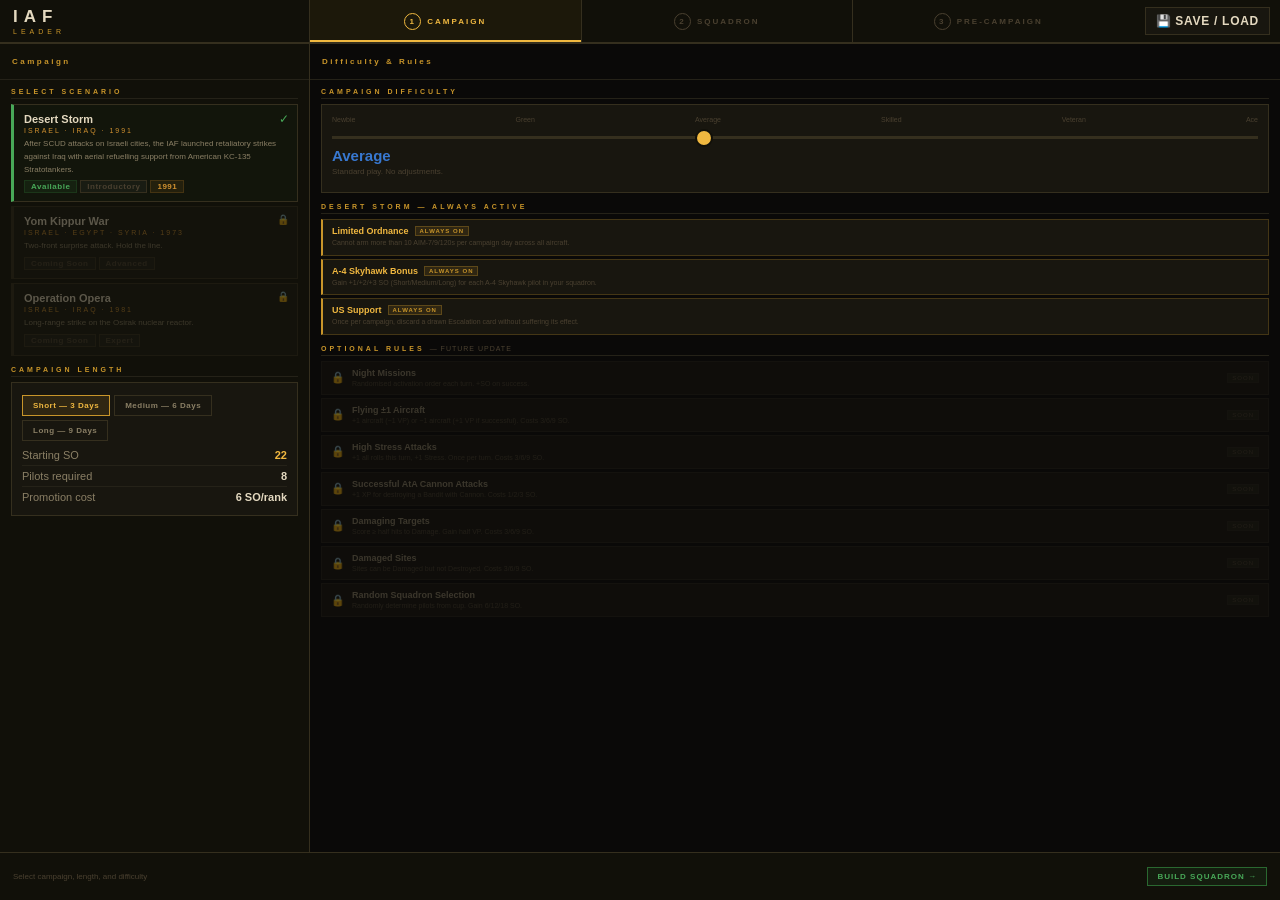
<file: IAF_Leader 1-11.html>
<!DOCTYPE html>
<html lang="en">
<head>
<meta charset="UTF-8">
<meta name="viewport" content="width=device-width,initial-scale=1,user-scalable=no">
<title>IAF Leader</title>
<style>
:root{
  --bg:#0a0908;--bg2:#111009;--bg3:#18160f;--bg4:#201e14;
  --line:#252218;--line2:#352f1e;
  --ink:#e4d9c0;--ink2:#8a7f65;--ink3:#4a4030;
  --gold:#c8952a;--gold2:#f0b840;--gd:rgba(200,149,42,.13);
  --red:#b82820;--red2:#e03830;--rdd:rgba(184,40,32,.15);
  --green:#2a6830;--green2:#48a858;--grd:rgba(42,104,48,.15);
  --blue:#1848a0;--blue2:#4080e0;--bld:rgba(24,72,160,.15);
  --amber:#906020;--amber2:#d09030;--amd:rgba(144,96,32,.15);
  --pu:#8030c0;--pu2:#c060f0;--pud:rgba(128,48,192,.13);
  /* Rank colours — matching actual game cards */
  --rk-N:#e0b800;--rk-G:#38a840;--rk-A:#3878d0;
  --rk-S:#d03020;--rk-V:#b030a0;--rk-X:#7a7040;
}
*{box-sizing:border-box;margin:0;padding:0;-webkit-tap-highlight-color:transparent}
html,body{width:100%;height:100%;overflow:hidden;background:var(--bg)}
body{font-family:-apple-system,'Helvetica Neue',Arial,sans-serif;color:var(--ink);font-size:13px}
button,select{font-family:inherit;font-size:inherit;cursor:pointer}

/* ── SHELL — always landscape layout ── */
.shell{width:100%;height:100%;display:grid;
  grid-template-columns:310px 1fr;grid-template-rows:44px 1fr;overflow:hidden}

/* ── TOPBAR ── */
.topbar{grid-column:1/-1;background:var(--bg2);border-bottom:2px solid var(--line2);
  display:flex;align-items:center;z-index:20;overflow:hidden}
.tb-logo{width:310px;flex-shrink:0;padding:0 13px;display:flex;align-items:center;
  gap:8px;border-right:1px solid var(--line2);height:100%}
.logo-iaf{font-size:17px;font-weight:900;letter-spacing:6px;color:var(--ink)}
.logo-sub{font-size:7px;letter-spacing:4px;color:var(--gold);margin-top:1px}
.tb-steps{flex:1;display:flex;height:100%}
.step{flex:1;display:flex;align-items:center;justify-content:center;gap:6px;
  font-size:8px;font-weight:700;letter-spacing:2px;color:var(--ink3);
  border-right:1px solid var(--line2);cursor:pointer;position:relative;
  text-transform:uppercase;transition:color .15s}
.step:last-child{border-right:none}
.step.on{color:var(--gold2);background:rgba(200,149,42,.06)}
.step.on::after{content:'';position:absolute;bottom:0;left:0;right:0;height:2px;background:var(--gold2)}
.step.done{color:var(--green2)}
.step.done::after{content:'';position:absolute;bottom:0;left:0;right:0;height:2px;background:var(--green2)}
.step-n{width:17px;height:17px;border-radius:50%;border:1px solid currentColor;
  display:flex;align-items:center;justify-content:center;font-size:8px;font-weight:800}
.tb-right{display:flex;gap:5px;padding:0 11px;flex-shrink:0}
.chip{background:var(--bg3);border:1px solid var(--line2);padding:2px 8px;
  font-size:8px;font-weight:700;color:var(--ink2)}
.chip b{color:var(--gold2)}

/* ── PANELS ── */
.lp,.rp{display:flex;flex-direction:column;overflow:hidden}
.lp{background:var(--bg2);border-right:1px solid var(--line2)}
.ph{flex-shrink:0;padding:8px 12px;border-bottom:1px solid var(--line);
  display:flex;align-items:center;justify-content:space-between;min-height:36px}
.ph-t{font-size:8px;font-weight:700;letter-spacing:2.5px;color:var(--gold)}
.ph-s{font-size:8px;color:var(--ink3)}
.pb{flex:1;overflow-y:auto;padding:8px 11px;padding-bottom:56px}

/* ── ACTION BAR ── */
.abar{position:fixed;bottom:0;left:0;right:0;height:48px;
  background:var(--bg2);border-top:1px solid var(--line2);
  display:flex;align-items:center;padding:0 13px;gap:10px;z-index:15}
.abar-info{flex:1;font-size:8px;color:var(--ink3)}

/* ── TYPOGRAPHY ── */
.sl{font-size:7px;font-weight:700;letter-spacing:3px;color:var(--gold);
  margin:10px 0 5px;padding-bottom:3px;border-bottom:1px solid var(--line);text-transform:uppercase}
.sl:first-child{margin-top:0}
.card{background:var(--bg3);border:1px solid var(--line2);padding:8px 10px;margin-bottom:5px}
.row{display:flex;align-items:center;justify-content:space-between;
  padding:4px 0;border-bottom:1px solid var(--line);font-size:11px}
.row:last-child{border-bottom:none}
.rl{color:var(--ink2)}.rv{font-weight:700;color:var(--ink)}
.rv.g{color:var(--green2)}.rv.r{color:var(--red2)}.rv.y{color:var(--gold2)}
.rv.b{color:var(--blue2)}.rv.a{color:var(--amber2)}.rv.d{color:var(--ink3)}
.fb{display:flex;align-items:center;justify-content:space-between}
.flex{display:flex;align-items:center}.fw{flex-wrap:wrap}
.gap4{gap:4px}.gap6{gap:6px}.gap8{gap:8px}
.mt4{margin-top:4px}.mt6{margin-top:6px}.mt8{margin-top:8px}.mt12{margin-top:12px}
.mb4{margin-bottom:4px}.mb6{margin-bottom:6px}.mb8{margin-bottom:8px}
.dim{color:var(--ink2)}.tiny{font-size:8px}.sm{font-size:10px}.ctr{text-align:center}

/* ── RANK BADGES ── */
.bdg{display:inline-flex;align-items:center;padding:1px 6px;
  font-size:8px;font-weight:700;letter-spacing:.5px;border:1px solid}
.rN{background:rgba(224,184,0,.16); color:var(--rk-N);border-color:rgba(224,184,0,.35)}
.rG{background:rgba(56,168,64,.16); color:var(--rk-G);border-color:rgba(56,168,64,.35)}
.rA{background:rgba(56,120,208,.16);color:var(--rk-A);border-color:rgba(56,120,208,.35)}
.rS{background:rgba(208,48,32,.16); color:var(--rk-S);border-color:rgba(208,48,32,.35)}
.rV{background:rgba(176,48,160,.16);color:var(--rk-V);border-color:rgba(176,48,160,.35)}
.rX{background:rgba(122,112,64,.2); color:var(--rk-X);border-color:rgba(122,112,64,.4)}
.bGr{background:var(--grd);color:var(--green2);border-color:rgba(42,104,48,.3)}
.bR{background:var(--rdd);color:var(--red2);border-color:rgba(184,40,32,.3)}
.bG{background:var(--gd);color:var(--gold2);border-color:rgba(200,149,42,.3)}
.bB{background:var(--bld);color:var(--blue2);border-color:rgba(24,72,160,.3)}
.bA{background:var(--amd);color:var(--amber2);border-color:rgba(144,96,32,.3)}
.bP{background:var(--pud);color:var(--pu2);border-color:rgba(128,48,192,.3)}
.bX{background:rgba(255,255,255,.03);color:var(--ink3);border-color:var(--line2)}

/* ── BUTTONS ── */
.btn{display:inline-flex;align-items:center;justify-content:center;gap:4px;
  padding:7px 13px;font-size:8px;font-weight:700;letter-spacing:1.5px;border:1px solid;text-transform:uppercase}
.btn:active{opacity:.7}.btn.full{width:100%}.btn.sm{padding:4px 9px;letter-spacing:1px}
.btn-g{background:var(--grd);border-color:var(--green);color:var(--green2)}
.btn-y{background:var(--gd);border-color:var(--gold);color:var(--gold2)}
.btn-r{background:var(--rdd);border-color:var(--red);color:var(--red2)}
.btn-b{background:var(--bld);border-color:var(--blue2);color:var(--blue2)}
.btn-a{background:var(--amd);border-color:var(--amber2);color:var(--amber2)}
.btn-p{background:var(--pud);border-color:var(--pu);color:var(--pu2)}
.btn-x{background:none;border-color:var(--line2);color:var(--ink3)}
.rb{display:flex;gap:5px;margin-top:5px}.rb .btn{flex:1}

/* ── OPTION PILLS ── */
.opts{display:flex;gap:4px;flex-wrap:wrap;margin:4px 0}
.op{background:var(--bg3);border:1px solid var(--line2);padding:5px 10px;
  font-size:8px;font-weight:600;color:var(--ink2);cursor:pointer;letter-spacing:.5px}
.op.sel{background:var(--gd);border-color:var(--gold);color:var(--gold2)}
.op:active{opacity:.7}

/* ── CAMPAIGN CARD ── */
.cc{border:1px solid var(--line2);border-left:3px solid var(--line2);
  padding:8px 10px;margin-bottom:4px;cursor:pointer;position:relative;background:var(--bg3)}
.cc:active{background:var(--bg4)}
.cc.sel{border-left-color:var(--green2);background:rgba(42,104,48,.06)}
.cc.locked{opacity:.35;cursor:not-allowed}
.cc-n{font-size:11px;font-weight:800;color:var(--ink)}
.cc-y{font-size:7px;letter-spacing:2px;color:var(--amber2);margin:2px 0 4px}
.cc-d{font-size:8px;color:var(--ink2);line-height:1.6;margin-bottom:4px}
.cc-tags{display:flex;gap:3px;flex-wrap:wrap}
.cc-chk{position:absolute;top:7px;right:8px;font-size:12px;color:var(--green2)}
.cc-lck{position:absolute;top:7px;right:8px;font-size:10px;color:var(--ink3)}

/* ── DIFFICULTY SLIDER ── */
.diff-wrap{padding:3px 0 6px}
.diff-labels{display:flex;justify-content:space-between;font-size:7px;color:var(--ink3);margin-bottom:4px}
input[type=range]{width:100%;-webkit-appearance:none;height:3px;background:var(--line2);outline:none}
input[type=range]::-webkit-slider-thumb{-webkit-appearance:none;width:18px;height:18px;
  border-radius:50%;background:var(--gold2);border:2px solid var(--bg2)}
.diff-val{font-size:15px;font-weight:900;margin-top:5px}
.diff-sub{font-size:8px;color:var(--ink3);margin-top:2px;line-height:1.5}

/* ── ADJUSTMENT CARDS ── */
.adj{border:1px solid var(--line2);padding:6px 9px;margin-bottom:3px;
  display:flex;align-items:flex-start;gap:7px;cursor:pointer;background:var(--bg3)}
.adj.adv{border-left:2px solid var(--green2)}
.adj.dis{border-left:2px solid var(--red2)}
.adj.on.adv{background:rgba(42,104,48,.13);border-color:var(--green2)}
.adj.on.dis{background:rgba(184,40,32,.13);border-color:var(--red2)}
.adj-chk{width:15px;height:15px;border:1px solid var(--line2);flex-shrink:0;margin-top:1px;
  display:flex;align-items:center;justify-content:center;font-size:9px}
.adj.on.adv .adj-chk{background:var(--green2);border-color:var(--green2);color:#000}
.adj.on.dis .adj-chk{background:var(--red2);border-color:var(--red2);color:#fff}
.adj-n{font-size:9px;font-weight:700;color:var(--ink)}
.adj-d{font-size:7px;color:var(--ink3);margin-top:1px;line-height:1.4}

/* ── ALWAYS-ON RULES ── */
.rule-on{border:1px solid rgba(200,149,42,.25);border-left:2px solid var(--gold);
  padding:6px 9px;margin-bottom:3px;background:var(--bg3)}
.rule-n{font-size:9px;font-weight:700;color:var(--gold2);margin-bottom:2px;display:flex;align-items:center;gap:6px}
.rule-badge{font-size:6px;font-weight:700;letter-spacing:1px;
  background:var(--gd);color:var(--gold);border:1px solid rgba(200,149,42,.3);padding:1px 4px}
.rule-d{font-size:7px;color:var(--ink3);line-height:1.5}

/* ── LOCKED OPTIONAL RULE ── */
.rule-lock{border:1px solid var(--line);padding:6px 9px;margin-bottom:3px;
  display:flex;align-items:center;gap:7px;background:var(--bg3);opacity:.38}
.rule-lock-info{flex:1}
.rule-lock-n{font-size:9px;font-weight:700;color:var(--ink2)}
.rule-lock-d{font-size:7px;color:var(--ink3);margin-top:1px;line-height:1.3}
.soon{font-size:6px;letter-spacing:1px;color:var(--ink3);
  background:var(--bg4);border:1px solid var(--line);padding:1px 4px;flex-shrink:0}

/* ── PILOT BROWSER ── */
.fbar{display:flex;gap:3px;flex-wrap:wrap;margin-bottom:5px;align-items:center}
select.fs{background:var(--bg3);border:1px solid var(--line2);color:var(--ink);
  padding:4px 5px;font-size:8px;-webkit-appearance:none;flex:1;min-width:65px}
.srt{background:var(--bg3);border:1px solid var(--line2);color:var(--ink2);
  padding:3px 7px;font-size:7px;letter-spacing:1px;flex-shrink:0}
.srt.on{border-color:var(--gold);color:var(--gold2);background:var(--gd)}

/* ── PILOT CARD ── */
.pc{background:var(--bg3);border:1px solid var(--line2);border-left:3px solid var(--line2);
  margin-bottom:4px;overflow:hidden}
.pc.inq{border-left-color:var(--green2)}
.pc.exp{border-color:var(--gold)}
.pc-h{display:flex;align-items:center;gap:6px;padding:6px 8px;cursor:pointer}
.pc-h:active{background:var(--bg4)}
.pc-n{font-size:11px;font-weight:800;color:var(--ink);flex:1;min-width:0}
.pc-sub{display:flex;gap:3px;flex-wrap:wrap;margin-top:2px;align-items:center}
.pc-btn{padding:3px 8px;font-size:7px;font-weight:700;letter-spacing:1px;border:1px solid;flex-shrink:0}
.pc-btn.add{border-color:var(--green);color:var(--green2);background:none}
.pc-btn.rem{border-color:var(--red);color:var(--red2);background:none}

/* ── RANK STAT GRID ── */
.rg{display:grid;grid-template-columns:68px repeat(9,1fr);gap:2px;padding:0 7px 7px}
.rgh{background:var(--bg2);border:1px solid var(--line);padding:2px;
  text-align:center;font-size:6px;letter-spacing:.3px;color:var(--ink3)}
.rgh.ln{text-align:left;font-size:7px}
.rgc{background:var(--bg);border:1px solid var(--line);padding:2px;
  text-align:center;font-size:8px;font-weight:700;color:var(--ink)}
.rgc.ln{text-align:left;background:var(--bg2);font-size:7px;font-weight:400;color:var(--ink2)}
.rgc.hi{background:rgba(200,149,42,.1);border-color:var(--gold)}
.p{color:var(--green2)}.n{color:var(--red2)}.z{color:var(--ink3)}
.go{color:var(--gold2)}.bl{color:var(--blue2)}
/* rank-coloured name cells */
.cN{color:var(--rk-N)}.cG{color:var(--rk-G)}.cA{color:var(--rk-A)}
.cS{color:var(--rk-S)}.cV{color:var(--rk-V)}.cX{color:var(--rk-X)}

/* ── SQUAD SLOTS ── */
.sq{display:flex;align-items:center;gap:6px;padding:5px 8px;
  border:1px solid var(--line2);border-left:3px solid var(--line);margin-bottom:3px;background:var(--bg3)}
.sq.ok{border-left-color:var(--green2)}.sq.sh{border-left-color:var(--red2)}
.sq-r{font-size:7px;letter-spacing:1.5px;width:44px;flex-shrink:0}
.sq-info{flex:1;min-width:0}
.sq-n{font-size:10px;font-weight:700;color:var(--ink)}
.sq-d{font-size:7px;color:var(--ink3);margin-top:1px}

/* ── PRECAMP PILOT ── */
.pm{border:1px solid var(--line2);border-left:3px solid var(--green2);
  padding:7px 9px;margin-bottom:4px;background:var(--bg3)}
.pm-top{display:flex;align-items:center;justify-content:space-between;margin-bottom:5px}
.pm-n{font-size:11px;font-weight:800;color:var(--ink)}
.pm-stats{display:flex;gap:3px;flex-wrap:wrap;margin-bottom:3px}
.pst{background:var(--bg);border:1px solid var(--line);padding:1px 5px;font-size:7px;color:var(--ink2)}
.pst b{color:var(--ink)}
.xpr{display:flex;align-items:center;gap:5px;font-size:7px;color:var(--ink3);margin-top:3px}
.xpb{flex:1;height:2px;background:var(--line)}
.xpf{height:100%;background:var(--gold)}
.prom-hist{font-size:7px;color:var(--pu2);margin-top:3px}

/* ── SO POOL ── */
.so-pool{border:1px solid rgba(200,149,42,.3);border-left:3px solid var(--gold);
  padding:8px 10px;margin-bottom:7px;background:var(--bg3)}
.so-n{font-size:24px;font-weight:900;color:var(--gold2);line-height:1}
.so-l{font-size:7px;letter-spacing:2px;color:var(--ink3);margin-top:1px}

/* ── MISSION SCREENS ── */
.zone-row{display:flex;gap:6px;margin-bottom:10px}
.zone{flex:1;background:var(--bg3);border:1px solid var(--line2);padding:10px 10px 12px;min-height:160px;position:relative;max-height:52vh;overflow-y:auto}
.dir-group{margin-bottom:8px}
.dir-label{font-size:8px;font-weight:800;letter-spacing:2px;color:var(--gold2);
  margin-bottom:4px;padding-bottom:2px;border-bottom:1px solid var(--line)}
.site-row{display:flex;gap:8px;flex-wrap:wrap}
.site-counter-wrap{display:flex;flex-direction:column;align-items:center;gap:2px}
.site-disc{width:78px;height:90px;flex-shrink:0}
.ctr-aoa-lbl{max-width:78px}
.ctr-aoa-lbl .bdg{white-space:nowrap}
.zone-t{font-size:7px;font-weight:700;letter-spacing:2.5px;color:var(--gold);
  margin-bottom:8px;padding-bottom:4px;border-bottom:1px solid var(--line)}
.threat-counter{background:var(--bg4);border:1px solid var(--line2);border-left:3px solid var(--red2);
  padding:5px 8px;margin-bottom:3px;font-size:9px;display:flex;align-items:center;gap:6px}
.tc-icon{font-size:14px;flex-shrink:0}
.tc-info{flex:1}
.tc-n{font-size:9px;font-weight:700;color:var(--ink)}
.tc-d{font-size:7px;color:var(--ink3)}
.tc-status{font-size:7px;font-weight:700}
.tc-status.act{color:var(--red2)}.tc-status.dam{color:var(--amber2)}.tc-status.des{color:var(--ink3)}
/* Aircraft token */
.ac-token{background:var(--bg4);border:1px solid var(--blue2);border-left:3px solid var(--blue2);
  padding:5px 8px;margin-bottom:3px;display:flex;align-items:center;gap:6px;cursor:pointer}
.ac-token:active{background:var(--bg2)}
.ac-token.low-alt{border-left-color:var(--green2)}
.ac-token.high-alt{border-left-color:var(--blue2)}
.ac-token.attacking{border-left-color:var(--red2);background:rgba(184,40,32,.07)}
.ac-token.shaken{border-left-color:var(--amber2)}
.ac-token.sar{border-left-color:var(--ink3);opacity:.5}
.act-ico{font-size:16px;flex-shrink:0}
.act-n{font-size:10px;font-weight:800;color:var(--ink)}
.act-d{font-size:7px;color:var(--ink3);margin-top:1px}
/* Target card */
.tgt-card{border:1px solid var(--gold);border-left:3px solid var(--gold);
  padding:9px 11px;margin-bottom:5px;cursor:pointer;background:var(--bg3);position:relative}
.tgt-card:active{background:var(--bg4)}
.tgt-card.sel{background:rgba(200,149,42,.07)}
.tgt-n{font-size:12px;font-weight:800;color:var(--gold2)}
.tgt-vp{position:absolute;top:8px;right:9px;font-size:10px;font-weight:900;color:var(--gold2)}
.tgt-stats{display:grid;grid-template-columns:1fr 1fr;gap:3px;margin-top:6px}
.tgt-flags{display:flex;gap:3px;flex-wrap:wrap;margin-top:5px}

/* ── WEAPON LOAD ── */
.wg{display:grid;grid-template-columns:1fr 1fr;gap:3px;margin:5px 0}
.wb{background:var(--bg);border:1px solid var(--line2);padding:5px 7px;
  cursor:pointer;text-align:left}
.wb.sel{border-color:var(--gold);background:var(--gd)}
.wb.ata{border-left:2px solid var(--blue2)}.wb.atg{border-left:2px solid var(--amber2)}
.wb-n{font-size:9px;font-weight:700;color:var(--ink)}
.wb-d{font-size:7px;color:var(--ink3);margin-top:1px;font-family:monospace}
.wr{display:flex;align-items:center;gap:8px;background:var(--bg);border:1px solid var(--line2);padding:6px 8px;margin-bottom:3px}
.wr.ata{border-left:3px solid var(--blue2)}.wr.atg{border-left:3px solid var(--amber2)}
.wr.has{border-color:var(--gold);background:var(--gd)}
.wr-i{flex:1;min-width:0}
.wr-n{font-size:11px;font-weight:700;color:var(--ink)}
.wr-d{font-size:8px;color:var(--ink3);margin-top:1px;font-family:monospace}
.wr-s{display:flex;align-items:center;gap:6px}
.wr-b{width:34px;height:34px;border:1px solid var(--line2);background:var(--bg);color:var(--ink);font-size:18px;font-weight:700;border-radius:3px;cursor:pointer;touch-action:manipulation}
.wr-b:disabled{opacity:.25;cursor:default}
.wr-q{min-width:18px;text-align:center;font-size:14px;font-weight:800;color:var(--gold2)}
.wl-h{font-size:8px;letter-spacing:.14em;color:var(--ink3);margin:8px 0 3px;text-transform:uppercase}
.wp-bar{height:7px;background:var(--bg);border:1px solid var(--line2);margin-top:4px;overflow:hidden}
.wp-fill{height:100%;background:var(--green2)}.wp-fill.full{background:var(--gold2)}

/* ── TABS ── */
.tabs{display:flex;border-bottom:1px solid var(--line);margin-bottom:8px}
.tab{padding:5px 11px;font-size:7px;font-weight:700;letter-spacing:2px;
  color:var(--ink3);border-bottom:2px solid transparent;cursor:pointer;white-space:nowrap}
.tab.on{color:var(--gold2);border-bottom-color:var(--gold)}

/* ── MODAL ── */
.mbg{display:none;position:fixed;inset:0;background:rgba(0,0,0,.85);
  z-index:100;align-items:center;justify-content:center}
.mbg.open{display:flex}
.modal{background:var(--bg2);border:1px solid var(--line2);border-top:2px solid var(--gold);
  width:460px;max-height:80vh;overflow-y:auto;padding:13px 12px 22px}
.mtt{font-size:9px;font-weight:700;letter-spacing:2px;color:var(--gold);
  margin-bottom:11px;display:flex;align-items:center;justify-content:space-between}
.mx{background:none;border:none;color:var(--ink3);font-size:19px;line-height:1}

/* ── TOAST ── */
#toast{position:fixed;bottom:56px;left:50%;transform:translateX(-50%);
  background:var(--bg3);border:1px solid var(--gold);color:var(--ink);
  padding:6px 15px;font-size:8px;font-weight:700;z-index:500;display:none;max-width:280px;text-align:center}
#toast.on{display:block;animation:tp .18s ease}
@keyframes tp{from{opacity:0;bottom:44px}to{opacity:1;bottom:56px}}

::-webkit-scrollbar{width:3px}::-webkit-scrollbar-track{background:transparent}
::-webkit-scrollbar-thumb{background:var(--line2);border-radius:1px}
select{background:var(--bg3);border:1px solid var(--line2);color:var(--ink);padding:6px;width:100%;font-size:11px;-webkit-appearance:none}
.shell.in-campaign .abar{display:none}
.shell.in-campaign{grid-template-rows:44px 1fr}

/* ── CAMPAIGN MAP SCREEN ── */
.camp-screen{grid-column:1/-1;width:100%;height:100%;overflow:hidden;display:flex;flex-direction:column;background:linear-gradient(160deg,#1a140c,#0e0b07)}
.map-layout{flex:1;display:grid;grid-template-columns:230px 1fr 190px;overflow:hidden;min-height:0}
.map-info-panel{background:linear-gradient(160deg,#2a2015,#1a1610);border-right:2px solid #4a3a20;
  padding:10px 11px;overflow-y:auto;display:flex;flex-direction:column;gap:8px}
.map-info-title{font-size:13px;font-weight:900;letter-spacing:1px;color:#f0e0c0}
.map-info-sub{font-size:8px;letter-spacing:1.5px;color:var(--gold2);font-weight:700}
.map-info-desc{font-size:8px;color:#c0b090;line-height:1.6}
.map-rules-box{background:rgba(0,0,0,.25);border:1px solid #4a3a20;padding:7px 8px;border-radius:2px}
.map-rule{font-size:7.5px;color:#d0c0a0;line-height:1.6;margin-bottom:5px}
.map-rule:last-child{margin-bottom:0}
.map-rule b{color:var(--gold2)}
.us-avail{display:inline-block;font-size:6px;letter-spacing:1px;font-weight:700;
  background:rgba(72,168,88,.2);color:var(--green2);border:1px solid rgba(72,168,88,.4);
  padding:1px 4px;margin-top:2px}
.us-used{display:inline-block;font-size:6px;letter-spacing:1px;font-weight:700;
  background:rgba(224,56,48,.2);color:var(--red2);border:1px solid rgba(224,56,48,.4);
  padding:1px 4px;margin-top:2px}
.map-day-box{background:rgba(0,0,0,.25);border:1px solid #4a3a20;padding:7px 8px}
.map-day-lbl{font-size:7px;letter-spacing:2px;color:var(--gold);margin-bottom:5px;font-weight:700}
.map-day-track{display:flex;gap:3px;margin-bottom:5px}
.map-day-pip{flex:1;height:22px;border:1px solid #4a3a20;display:flex;align-items:center;justify-content:center;font-size:10px;font-weight:700;color:#8a7a5a}
.map-day-pip.past{background:var(--gold);border-color:var(--gold);color:#000}
.map-day-pip.cur{border-color:var(--gold2);color:var(--gold2);box-shadow:0 0 0 1px var(--gold2) inset}
.map-day-detail{font-size:8px;color:#c0b090;text-align:center}
.map-vp-row{display:flex;gap:6px}
.map-vp-box{flex:1;background:rgba(0,0,0,.25);border:1px solid #4a3a20;padding:8px;text-align:center}
.map-vp-n{font-size:22px;font-weight:900;color:var(--gold2);line-height:1}
.map-vp-l{font-size:7px;letter-spacing:2px;color:#8a7a5a;margin-top:2px}

.map-center{overflow:hidden;display:flex;align-items:center;justify-content:center;padding:8px;position:relative}
.map-canvas-wrap{width:100%;height:100%;max-width:100%;max-height:100%;display:flex;align-items:center;justify-content:center}
.map-svg{width:100%;height:100%;max-height:100%}
.stress-lbl{fill:#c04030;font-size:15px;font-weight:900;font-family:inherit}
.country-lbl{fill:#8a9088;font-size:13px;font-weight:700;letter-spacing:1px;font-family:inherit}
.tgt-pin{cursor:pointer}
.tgt-pin-circle{fill:#1a1a1a;stroke:var(--gold2);stroke-width:2}
.tgt-pin-circle.longpress-hl{fill:#c02020;stroke:#ff4040;stroke-width:4;animation:pinpulse .6s ease-in-out infinite alternate}
@keyframes pinpulse{from{r:16}to{r:22}}
.tgt-pin-circle.attacked{fill:#2a4a2a;stroke:var(--green2)}
.tgt-pin-circle.selected{fill:var(--gold);stroke:#fff;stroke-width:3}
.tgt-pin-text{fill:var(--gold2);font-size:13px;font-weight:900;text-anchor:middle;dominant-baseline:central;font-family:inherit;pointer-events:none}
.tgt-pin-circle.selected + .tgt-pin-text{fill:#000}

.map-ref-panel{background:linear-gradient(160deg,#2a2015,#1a1610);border-left:2px solid #4a3a20;
  padding:10px 11px;overflow-y:auto}
.map-ref-title{font-size:9px;font-weight:900;letter-spacing:2px;color:var(--gold2);margin-bottom:6px}
.map-ref-col{display:flex;flex-direction:column;gap:3px}
.map-ref-sub{font-size:7px;letter-spacing:1.5px;color:#8a7a5a;font-weight:700;margin-top:3px}
.map-ref-item{font-size:8px;color:#c0b090;line-height:1.5;padding-left:6px;border-left:2px solid #4a3a20}
.track-strip{display:flex;flex-direction:column;gap:5px}
.track-mini{background:rgba(0,0,0,.25);border:1px solid #4a3a20;padding:5px 7px}
.track-mini-t{font-size:7px;letter-spacing:1.5px;font-weight:700;margin-bottom:3px}
.track-lvl{opacity:.6;font-weight:400}
.track-mini-v{font-size:14px;font-weight:900;color:var(--gold2)}

/* Bottom target strip */
.target-strip{flex-shrink:0;background:linear-gradient(180deg,#221c12,#1a1610);
  border-top:2px solid var(--gold);padding:8px 12px;max-height:170px;overflow-y:auto}
.ts-header{display:flex;align-items:center;justify-content:space-between;margin-bottom:7px}
.ts-title{font-size:9px;font-weight:900;letter-spacing:2px;color:var(--gold2)}
.ts-sub{font-size:8px;color:#8a7a5a}
.ts-cards{display:flex;gap:8px;overflow-x:auto;padding-bottom:4px}
.ts-card{flex-shrink:0;width:190px;background:var(--bg3);border:1px solid var(--line2);
  border-top:3px solid var(--gold);padding:8px 9px;cursor:pointer}
.ts-card:active{background:var(--bg4)}
.ts-card.sel{border-top-color:var(--green2);background:rgba(42,104,48,.08)}
.ts-card-top{display:flex;align-items:center;justify-content:space-between;margin-bottom:4px}
.ts-card-n{font-size:10px;font-weight:800;color:var(--gold2)}
.ts-card-vp{font-size:11px;font-weight:900;color:var(--gold2)}
.ts-card-stats{display:flex;gap:4px;flex-wrap:wrap;font-size:7px;color:#8a7a5a}
.ts-card-flags{display:flex;gap:2px;flex-wrap:wrap;margin-top:4px}

/* Target detail screen */
.target-detail-layout{flex:1;display:grid;grid-template-columns:1fr 320px;overflow:hidden}
.td-map-side{background:linear-gradient(160deg,#1a140c,#0e0b07);display:flex;align-items:center;justify-content:center;padding:16px}
.td-info-side{display:flex;flex-direction:column;overflow:hidden;background:var(--bg2);border-left:1px solid var(--line2)}

/* Seed / Arm two-panel layout */
.seed-layout{flex:1;display:grid;grid-template-columns:320px 1fr;overflow:hidden}
.seed-layout .lp{border-right:1px solid var(--line2)}

/* ═══ TACTICAL DISPLAY — Seed Sites screen ═══ */
.tac-layout{flex:1;display:grid;grid-template-columns:1fr 300px;overflow:hidden;min-height:0}
.tac-board-wrap{display:flex;flex-direction:column;overflow:hidden;background:#1a1710;padding:10px}
.tac-board-header{flex-shrink:0;display:flex;align-items:baseline;gap:10px;margin-bottom:8px;padding:0 4px}
.tac-board-title{font-size:11px;font-weight:900;letter-spacing:3px;color:var(--gold2)}
.tac-board-sub{font-size:10px;color:var(--ink3)}

/* Board geometry — true SVG polygons replicating the physical Tactical Display.
   Outer square = pre-approach ring (8 zones: 4 triangles + 4 trapezoids).
   Middle ring = 4 Approach trapezoids (N/E/S/W), touching the Centre square directly.
   Sites are only ever placed in Approach zones + Centre — never in Pre-Approach. */
.tac-board{
  flex:1;min-height:0;display:flex;align-items:center;justify-content:center;
  background:#1a1710;padding:6px;
}
.tac-board-svg{width:100%;height:100%;max-width:100%;max-height:100%;touch-action:manipulation}
.tz-base{fill:#4e4944;stroke:#8d9aa1;stroke-width:5}
.tz-poly{stroke:none;cursor:pointer;transition:fill .12s}
.tz-pre{fill:rgba(0,0,0,.10)}
.tz-app{fill:rgba(255,255,255,.04)}
.tz-c{fill:rgba(0,0,0,.20)}
.tz-poly.nb{fill:rgba(90,200,230,.22)}
.tz-poly.sel{fill:rgba(240,184,64,.34)}
.tz-lines line,.tz-lines .tz-ring{stroke:#b4c3cb;stroke-width:3;fill:none;pointer-events:none}
.tz-lines .tz-ring{stroke-width:6}
.tz-card{fill:#6d5a40;stroke:#17130d;stroke-width:4;pointer-events:none}
.tz-card-dash{fill:none;stroke:#b4c3cb;stroke-width:2;stroke-dasharray:3,7;opacity:.55;pointer-events:none}
.tz-lbl-card{font-size:34px;font-weight:900;letter-spacing:3px;fill:#eef2f4;text-anchor:middle;pointer-events:none}
.tz-lbl-title{font-size:38px;font-weight:800;letter-spacing:4px;fill:#e4eaed;text-anchor:middle;pointer-events:none}
.tz-lbl-pre{font-size:24px;font-weight:800;letter-spacing:3px;fill:#d5dde1;text-anchor:middle;pointer-events:none}
.tz-lbl-app{font-size:17px;font-weight:800;letter-spacing:3px;fill:#d5dde1;text-anchor:middle;pointer-events:none}
.tz-lbl-c{font-size:16px;font-weight:800;letter-spacing:3px;fill:#d5dde1;text-anchor:middle;pointer-events:none}
.tz-tag{font-size:22px;font-weight:800;fill:rgba(255,255,255,.18);text-anchor:middle;dominant-baseline:middle;pointer-events:none}
.tz-sites{display:flex;flex-wrap:wrap;gap:2px;justify-content:center;align-content:center;
  width:100%;height:100%;overflow:visible}
.tac-board .site-disc{width:62px;height:72px}
.tac-board .ctr-aoa-lbl{max-width:62px}

/* Right pilot panel */
.tac-pilot-panel{background:var(--bg2);border-left:1px solid var(--line2);
  display:flex;flex-direction:column;overflow:hidden}
.tac-panel-title{flex-shrink:0;font-size:9px;font-weight:900;letter-spacing:2px;color:var(--gold2);
  padding:9px 11px;border-bottom:1px solid var(--line)}
.tac-panel-sub{font-size:7px;color:var(--ink3);font-weight:400;letter-spacing:0}
.tac-pilot-list{flex:1;overflow-y:auto;padding:8px}
.tac-pilot-card{background:var(--bg3);border:1px solid var(--line2);border-left:3px solid var(--line2);
  padding:8px 9px;margin-bottom:6px}
.tac-pilot-card.status-ok{border-left-color:var(--green2)}
.tac-pilot-card.status-shaken{border-left-color:var(--amber2)}
.tac-pc-name{font-size:11px;font-weight:900;color:var(--ink)}
.tac-pc-ac{font-size:8px;color:var(--ink3);margin-top:1px;margin-bottom:6px}
/* Stress — the only bar, with a shaken-threshold colour split */
.tac-pc-stress-row{display:flex;align-items:center;gap:5px;margin-bottom:5px;font-size:8px}
.tac-pc-stress-l{width:36px;color:var(--ink3);flex-shrink:0;font-weight:700}
.tac-pc-stress-bar{flex:1;height:7px;background:var(--line);border-radius:1px;overflow:hidden;position:relative}
.tac-pc-stress-fill{height:100%}
.tac-pc-stress-thresh{position:absolute;top:0;bottom:0;width:1px;background:rgba(255,255,255,.5)}
.tac-pc-stress-v{width:26px;text-align:right;flex-shrink:0;font-weight:700}
/* Other stats — plain numbers, compact row, no bars */
.tac-pc-nums{display:flex;gap:8px;margin-bottom:4px;font-size:8px}
.tac-pc-num{display:flex;align-items:center;gap:3px}
.tac-pc-num-l{color:var(--ink3);font-weight:700}
.tac-pc-num-v{color:var(--ink);font-weight:900;font-size:9px}
.tac-pc-weapons{margin-top:5px;padding-top:5px;border-top:1px solid var(--line)}
.tac-pc-wpn-title{font-size:6.5px;letter-spacing:1px;color:var(--ink3);margin-bottom:3px}
.tac-pc-wpn{display:flex;justify-content:space-between;font-size:8px;color:var(--ink2);padding:1px 0}
.tac-pc-wpn b{color:var(--ink)}

/* Footer bar */
.tac-footer{flex-shrink:0;background:var(--bg2);border-top:1px solid var(--line2);
  display:flex;align-items:center;gap:16px;padding:0 14px;height:44px}
.tac-footer-item{display:flex;flex-direction:column;gap:1px}
.tac-footer-label{font-size:6.5px;letter-spacing:1.5px;color:var(--ink3);font-weight:700}
.tac-footer-value{font-size:10px;font-weight:800;color:var(--gold2)}
.td-card{padding:12px 14px}
.td-row{font-size:14px;padding:7px 0}
.td-row .rl{font-size:13px}
.td-row .rv{font-size:14px}
#target-detail-body{padding:16px 18px}

/* ── PILOT ROSTER SCREEN (Player Log style) ── */
.roster-layout{width:100%;height:100%;display:flex;flex-direction:column;overflow:hidden;padding:14px 18px}
.roster-header{flex-shrink:0;display:flex;align-items:center;justify-content:space-between;
  margin-bottom:12px;padding-bottom:10px;border-bottom:2px solid var(--gold)}
.roster-title{font-size:15px;font-weight:900;letter-spacing:2px;color:var(--gold2)}
.roster-grid{flex:1;overflow-y:auto;display:grid;grid-template-columns:repeat(auto-fill,minmax(300px,1fr));gap:8px;align-content:start}
.pilot-log-card{background:var(--bg3);border:1px solid var(--line2);border-left:4px solid var(--line2);padding:10px 12px}
.pilot-log-card.status-ok{border-left-color:var(--green2)}
.pilot-log-card.status-shaken{border-left-color:var(--amber2)}
.pilot-log-card.status-grounded{border-left-color:var(--red2);opacity:.55}
.plc-top{display:flex;align-items:center;justify-content:space-between;margin-bottom:8px}
.plc-name{font-size:14px;font-weight:900;color:var(--ink)}
.plc-badges{display:flex;gap:4px;align-items:center}
.plc-stat-grid{display:grid;grid-template-columns:repeat(4,1fr);gap:4px;margin-bottom:8px}
.plc-stat{background:var(--bg);border:1px solid var(--line);padding:5px 4px;text-align:center}
.plc-stat-l{font-size:7px;letter-spacing:1px;color:var(--ink3);margin-bottom:2px}
.plc-stat-v{font-size:13px;font-weight:900;color:var(--ink)}
.plc-stress-row{display:flex;align-items:center;gap:6px;margin-bottom:6px}
.plc-stress-bar{flex:1;height:8px;background:var(--line);border-radius:2px;overflow:hidden;position:relative}
.plc-stress-fill{height:100%;transition:width .3s}
.plc-stress-marks{position:absolute;inset:0;display:flex}
.plc-stress-mark{flex:1;border-right:1px solid rgba(0,0,0,.3)}
.plc-cool-row{display:flex;gap:3px;align-items:center}
.plc-cool-pip{width:14px;height:14px;border:1px solid var(--line2);border-radius:50%;display:flex;align-items:center;justify-content:center;font-size:8px;color:var(--ink3)}
.plc-cool-pip.filled{background:var(--blue2);border-color:var(--blue2);color:#fff}
.plc-xp-row{display:flex;align-items:center;gap:6px;margin-top:6px;font-size:9px;color:var(--ink3)}
.plc-xp-bar{flex:1;height:3px;background:var(--line)}
.plc-xp-fill{height:100%;background:var(--gold)}
.plc-mission-history{display:flex;gap:3px;margin-top:6px;flex-wrap:wrap}
.plc-mission-pip{width:16px;height:16px;border:1px solid var(--line2);font-size:8px;display:flex;align-items:center;justify-content:center;color:var(--ink3)}
.plc-mission-pip.hit{background:var(--green2);border-color:var(--green2);color:#000}

/* ── COUNTER LONG-PRESS DETAIL POPUP ── */
.counter-detail-pop{
  display:none;position:fixed;z-index:900;width:260px;
  background:var(--bg2);border:2px solid var(--gold);border-radius:4px;
  padding:12px 14px;box-shadow:0 6px 24px rgba(0,0,0,.6);
}
.cdp-title{font-size:16px;font-weight:900;letter-spacing:1px;color:var(--gold2);
  margin-bottom:8px;padding-bottom:6px;border-bottom:1px solid var(--line2)}
.cdp-row{display:flex;align-items:center;justify-content:space-between;
  padding:5px 0;border-bottom:1px solid var(--line);font-size:13px;gap:10px}
.cdp-row:last-child{border-bottom:none}
.cdp-l{color:var(--ink2);flex-shrink:0}
.cdp-v{color:var(--ink);font-weight:800;text-align:right}

/* ── AIRCRAFT TOKEN ── */
.ac-token-wrap{width:34px;height:34px;flex-shrink:0}
.ac-token-svg{width:100%;height:100%}
.tac-pc-top-row{display:flex;align-items:flex-start;justify-content:space-between;gap:8px;cursor:pointer}
.tac-pc-info{flex:1;min-width:0}

/* ===== v3 additions ===== */
/* setup-step panels must never show once the campaign is running (fixes Promotions panel leaking onto mission screens) */
.shell.in-campaign > .lp,.shell.in-campaign > .rp{display:none!important}
/* Target card contents inside the tactical display */
.tcd{width:100%;height:100%;box-sizing:border-box;display:flex;flex-direction:column;gap:3px;padding:4px 5px;color:#f3efe6;font-family:inherit;overflow:hidden}
.tcd-t{font-size:20px;font-weight:900;line-height:1.05;color:#ffe29a;text-shadow:0 1px 2px #000}
.tcd-n{font-size:14px;color:#d9cfb8;font-weight:700}
.tcd-k{display:flex;flex-wrap:wrap;gap:3px}
.tcd-k span{font-size:12px;font-weight:800;padding:1px 5px;border-radius:3px;background:rgba(0,0,0,.45);border:1px solid rgba(255,255,255,.35);letter-spacing:.04em}
.tcd-k .kr{color:#ff9a90;border-color:#e03830}.tcd-k .kg{color:#8fe49c;border-color:#48a858}.tcd-k .kb{color:#8ec8ff;border-color:#4a90d9}.tcd-k .ka{color:#ffd37a;border-color:#f0b840}
.tcd-rw{display:grid;grid-template-columns:1fr 1fr;gap:1px 8px;font-size:14px;font-weight:700}
.tcd-rw b{color:#ffe29a}
.tcd-lbl{font-size:11px;letter-spacing:.12em;font-weight:800;color:#d9cfb8}
.tcd-hits{margin-top:auto;background:rgba(0,0,0,.55);border:1px solid rgba(255,255,255,.3);padding:5px 6px}
.tcd-hr{display:flex;align-items:baseline;justify-content:space-between}
.tcd-big{font-size:40px;font-weight:900;line-height:1;color:#ff6a5e}
.tcd-big.done{color:#6fe086;font-size:28px}
.tcd-trk{display:grid;gap:2px;margin:3px 0}
.tcd-trk i{height:15px;border:2px solid #8a8f94;background:rgba(0,0,0,.4);display:block}
.tcd-trk i.f{background:#e03830;border-color:#ff9a90}
.tcd-btns{display:grid;grid-template-columns:repeat(5,1fr);gap:3px}
.tcd-btns button{height:32px;font-size:15px;font-weight:900;background:#2b2418;color:#ffe29a;border:1px solid #c8952a;border-radius:3px;cursor:pointer;touch-action:manipulation}
.tcd-btns button:first-child{color:#ff9a90;border-color:#e03830}
/* Arm screen: big pilot cards on the left */
#scr-arm .seed-layout,#scr-assign .seed-layout{grid-template-columns:410px 1fr}
.ac-card{background:var(--bg3);border:1px solid var(--line2);border-left:5px solid var(--line2);padding:12px 14px;margin-bottom:10px;cursor:pointer;touch-action:manipulation}
.ac-card.exp{border-color:var(--gold);border-left-color:var(--gold2);background:var(--gd)}
.ac-top{display:flex;align-items:center;gap:8px;flex-wrap:wrap}
.ac-name{font-size:22px;font-weight:900;color:var(--ink)}
.ac-st{margin-left:auto;font-size:13px;font-weight:800;letter-spacing:.08em}
.ac-st.ok{color:var(--green2)}.ac-st.sh{color:var(--red2)}
.ac-air{font-size:16px;font-weight:700;color:var(--gold2);margin:3px 0 8px}
.ac-stats{display:grid;grid-template-columns:repeat(3,1fr);gap:6px}
.ac-stats div{background:var(--bg);border:1px solid var(--line2);padding:5px 7px}
.ac-stats small{display:block;font-size:11px;letter-spacing:.1em;color:var(--ink3);font-weight:700}
.ac-stats b{font-size:22px;font-weight:900;color:var(--ink)}
.ac-wp{margin-top:9px;font-size:14px;font-weight:700;color:var(--ink2);display:flex;justify-content:space-between}
.ac-allow{margin-top:8px}
.ac-allow small{display:block;font-size:11px;letter-spacing:.1em;color:var(--ink3);font-weight:700;margin-bottom:3px}
.ac-allow span{display:inline-block;font-size:13px;font-weight:700;padding:3px 7px;margin:0 4px 4px 0;background:var(--bg);border:1px solid var(--line2);color:var(--ink2)}
.ac-allow span.sp{border-color:var(--gold);color:var(--gold2)}
.ac-load{margin-top:4px}
.ac-load span{display:inline-block;font-size:13px;font-weight:800;padding:3px 7px;margin:0 4px 4px 0;background:var(--gd);border:1px solid var(--gold);color:var(--gold2)}
/* Bigger weapon rows */
.wr{padding:12px 14px;min-height:78px;gap:12px;user-select:none;-webkit-user-select:none;-webkit-touch-callout:none;touch-action:manipulation}
.wr-n{font-size:19px}.wr-d{font-size:13px;margin-top:3px}
.wr-b{width:52px;height:52px;font-size:26px}.wr-q{min-width:30px;font-size:24px}
.wr-i2{width:34px;height:34px;border-radius:50%;border:1px solid var(--line2);background:var(--bg);color:var(--ink2);font-size:17px;font-weight:800;cursor:pointer}
.wl-h{font-size:12px;margin:12px 0 5px}
#arm-foot{position:sticky;bottom:-56px;background:var(--bg2);padding:6px 0 60px;border-top:1px solid var(--line2);z-index:3}
#scr-arm .card .row{font-size:14px}
.wd-n{font-size:28px;font-weight:900;color:var(--gold2)}
.wd-s{font-size:14px;color:var(--ink2);margin:2px 0 10px}
.wd-r{display:flex;justify-content:space-between;font-size:17px;padding:7px 0;border-bottom:1px solid var(--line2)}
.wd-r b{color:var(--ink)}
.wd-t{font-size:15px;color:var(--ink2);margin-top:10px;line-height:1.4}

.ref-pin circle{fill:rgba(20,18,12,.55);stroke:#c8b88a;stroke-width:1.2}
.ref-pin text{font-size:9px;font-weight:800;fill:#e8e0c8;text-anchor:middle;dominant-baseline:central;pointer-events:none}
.ref-pin{cursor:pointer}.city-lbl{font-size:9px;fill:#d8d0b0;opacity:.85}
.tcd-k .kp{color:#d6b3ff;border-color:#9a63e0}.tcd-ok{font-size:13px;font-weight:800;color:#d9cfb8;margin-top:2px}.tcd-ok.hit{color:#6fe086}
.tcd-trk i.x{border-color:#f0b840}.tcd-trk i.x.f{background:#6fe086;border-color:#6fe086}
.bP{background:rgba(154,99,224,.2);color:#d6b3ff;border:1px solid #9a63e0}
.site-disc.sq{width:78px;height:78px}.tac-board .site-disc{width:70px;height:81px}.site-counter-wrap{cursor:pointer}

.ac-hit path{animation:achit .55s infinite alternate}
@keyframes achit{from{fill:#ff2a2a;stroke:#fff}to{fill:#7a0000;stroke:#ff2a2a}}
svg.ac-hit path{animation:achit .55s infinite alternate}
.air-sel{outline:2px solid var(--gold2)}.air-hit-card{border-color:#ff2a2a!important;animation:cardhit .8s infinite alternate}
@keyframes cardhit{from{box-shadow:0 0 0 rgba(255,42,42,0)}to{box-shadow:0 0 14px rgba(255,42,42,.9)}}
.air-where{font-size:13px;font-weight:800;color:var(--gold2);margin:4px 0}.air-by{font-size:12px;color:#ff8a80;font-weight:700;margin-bottom:4px}
.air-alt{display:flex;gap:6px;margin:4px 0 6px}.air-alt button{flex:1;height:34px;font-size:13px;font-weight:900;border-radius:3px;border:1px solid var(--line2);background:var(--bg);color:var(--ink2);cursor:pointer;touch-action:manipulation}
.air-alt .alt-l.on{background:#3fc45e;color:#04210d;border-color:#3fc45e}.air-alt .alt-h.on{background:#a068e8;color:#1a0836;border-color:#a068e8}
.ac-token-wrap svg{width:48px;height:48px}
.tz-base{fill:#cbb88e!important;stroke:#6b5a3a!important}
.tz-pre{fill:rgba(60,45,20,.10)!important}.tz-app{fill:rgba(255,248,230,.14)!important}.tz-c{fill:rgba(40,30,10,.20)!important}
.tz-lines{filter:drop-shadow(0 0 1.5px #3d2e12)!important}.tz-lines line,.tz-lines .tz-ring{stroke:#fffaf0!important}
.tz-lbl-title,.tz-lbl-pre,.tz-lbl-app,.tz-lbl-c{fill:#33250c!important;stroke:rgba(255,248,226,.8);stroke-width:4;paint-order:stroke}
.tz-tag{fill:rgba(60,40,10,.35)!important}.tz-card-dash{stroke:#fffaf0!important}
.seq-strip{display:flex;align-items:center;gap:10px;flex-wrap:wrap;padding:6px 10px;background:#15110a;border-bottom:1px solid var(--line2)}
.seq-sec{font-size:12px;font-weight:900;letter-spacing:.12em;color:var(--gold2)}
.seq-turns{display:flex;gap:4px}.seq-turns i{width:26px;height:26px;border:2px solid var(--line2);display:flex;align-items:center;justify-content:center;font-style:normal;font-size:13px;font-weight:900;color:var(--ink3);border-radius:4px}
.seq-turns i.cur{background:var(--gold2);color:#1a1200;border-color:var(--gold2)}.seq-turns i.done{background:#3a3220;color:var(--ink2)}
.seq-chips{display:flex;gap:3px}.seq-chips b{min-width:24px;height:22px;display:flex;align-items:center;justify-content:center;font-size:11px;border:1px solid var(--line2);color:var(--ink3);border-radius:3px}
.seq-chips b.cur{background:var(--gold2);color:#1a1200;border-color:var(--gold2)}.seq-chips b.done{color:var(--ink2);background:#2a2518}
.seq-now{flex:1;min-width:240px;font-size:13px;color:var(--ink2)}.seq-now b{color:var(--ink);font-size:15px;display:block}
.seq-btns{display:flex;gap:6px}.seq-btns button{height:40px;padding:0 14px;font-size:14px;font-weight:900}
.step.locked{opacity:.35;pointer-events:none}
#launch-btn{font-size:24px!important;padding:22px!important;letter-spacing:.12em;font-weight:900}.launch-armed{animation:achit .5s infinite alternate;background:#a00000!important}
.counter-detail-pop{width:330px!important;max-height:80vh;overflow:auto}

#scr-seed.seq-on .tac-board-header,#scr-seed.seq-on .tac-footer{display:none!important}
.seq-strip{flex-shrink:0;height:50px;padding:0 10px;flex-wrap:nowrap!important;border-top:1px solid var(--line2);border-bottom:none;gap:12px!important}
.seq-now{min-width:0!important;white-space:nowrap;overflow:hidden;text-overflow:ellipsis;display:flex;align-items:center}.seq-now b{font-size:14px;display:inline;white-space:nowrap;overflow:hidden;text-overflow:ellipsis}
.seq-btns button{height:36px!important}
.evc{background:#2b2418;border:2px solid #7a6a40;border-radius:6px;padding:0 0 10px}
.evc-hd{background:#e9dcb8;color:#2a1f08;text-align:center;font-weight:900;letter-spacing:.2em;font-size:18px;padding:6px;border-radius:4px 4px 0 0}
.evc-sec{margin:8px 10px 0;padding:8px 10px;border:1px solid #4b4128;border-radius:3px;color:#7d7152;font-size:12px;font-weight:800;letter-spacing:.1em}
.evc-sec.on{border-color:var(--gold2);background:#3a301a;color:var(--gold2)}
.evc-txt{font-size:18px;font-weight:700;margin-top:6px;color:var(--ink);letter-spacing:0;line-height:1.35}
.fl-row{display:flex;align-items:center;gap:10px;padding:10px 12px;margin-bottom:6px;border:1px solid var(--line2);background:var(--bg);border-radius:4px;touch-action:manipulation}
.fl-row.cand{cursor:pointer;border-color:#7a6a40}.fl-row.sel{border-color:var(--gold2);background:#3a301a}.fl-row.dim{opacity:.55}
.fl-n{font-size:20px;font-weight:900}.fl-sa{margin-left:auto;display:flex;gap:4px;align-items:center;font-size:12px;color:var(--ink3);font-weight:800}
.sa-dot{width:16px;height:16px;border-radius:50%;background:radial-gradient(#7fe08a,#2c8a3a);border:1px solid #bff5c6}
.leader-star{color:#ffd23a;font-weight:900}
.tac-board .ctr-aoa-lbl{display:none}
.site-atk .site-disc{filter:drop-shadow(0 0 6px #ff2a2a);animation:siteatk .5s infinite alternate}
@keyframes siteatk{from{filter:drop-shadow(0 0 2px #ff2a2a)}to{filter:drop-shadow(0 0 12px #ff0000) brightness(1.25)}}
.sil-hit{animation:silhit .45s infinite alternate}
@keyframes silhit{from{stroke:#ff1a1a}to{stroke:#ffffff}}
.tz-poly.nb{fill:rgba(20,150,220,.30)!important}
.sil-key{font-size:11px;color:var(--ink3);line-height:1.4;padding:6px 8px;border-bottom:1px solid var(--line2)}
.sil-key i{display:inline-block;width:9px;height:9px;border-radius:2px;margin:0 2px 0 6px;vertical-align:middle}
.save-btn{font-size:12px;padding:6px 10px;margin-left:10px;white-space:nowrap}
#topbar-setup .tb-right{margin-left:auto;display:flex;align-items:center;padding-right:10px}
.btn:not(.btn-y):not(.btn-r):not(.btn-g):not(.btn-b){background:var(--bg3);color:var(--ink);border:1px solid var(--line2);font-weight:800;letter-spacing:.06em;cursor:pointer;touch-action:manipulation}

.atk-ring{fill:none;stroke:#ff2a2a;stroke-width:6;animation:atkring .45s infinite alternate}
@keyframes atkring{from{stroke-opacity:1;stroke-width:7}to{stroke-opacity:.25;stroke-width:3}}
.ready-ring{fill:none;stroke:#ffd23a;stroke-width:3;stroke-dasharray:6 4;animation:rdy 1s linear infinite}
@keyframes rdy{to{stroke-dashoffset:-20}}
.air-ready{border-color:var(--gold2)!important;box-shadow:0 0 10px rgba(240,184,64,.6)}
.air-badges{display:flex;gap:4px;flex-wrap:wrap;margin-top:4px}
.air-badges span{font-size:11px;font-weight:900;padding:2px 6px;border-radius:3px;letter-spacing:.06em}
.spd.fast{background:#ffd23a;color:#241a00}.spd.slow{background:#3b4048;color:#c9d1d9}
.rdy{background:#2a2410;color:#ffd23a;border:1px solid #ffd23a}.dn{background:#1b3a22;color:#7fe08a}.tg{background:#4a0d0d;color:#ff8a80}.dm{background:#4a0d0d;color:#ff8a80}
.sa-opt{min-width:44px;height:36px;padding:0 10px;border:1px solid var(--line2);background:var(--bg);color:var(--ink);font-weight:800;font-size:13px;border-radius:3px;cursor:pointer;touch-action:manipulation}
.sa-opt.on{background:var(--gold2);color:#1a1200;border-color:var(--gold2)}.sa-opt:disabled{opacity:.3}
.spdb{display:inline-block;font-size:11px;font-weight:900;padding:2px 7px;border-radius:3px;letter-spacing:.06em;vertical-align:middle}
.spdb.fast{background:#ffd23a;color:#241a00}.spdb.slow{background:#3b4048;color:#c9d1d9}
.spd-bar{display:flex;gap:6px;align-items:center;flex-wrap:wrap;margin:0 0 10px}.spd-bar .sa-opt{height:34px}
.spd-note{font-size:13px;line-height:1.4;padding:8px 10px;border:1px solid var(--line2);background:var(--bg);margin-top:8px;color:var(--ink2)}
.spd-note.warn{border-color:#e03830;color:#ff9a90}
.sa-opt{background:#1b1a14!important;color:#f0e8d0!important;border:1px solid #6b5f3a!important}.sa-opt.on{background:#f0b840!important;color:#1a1200!important;border-color:#f0b840!important}.sa-opt:disabled{opacity:.3}

.rg2{display:grid;grid-template-columns:repeat(auto-fill,minmax(370px,1fr));gap:12px;padding:12px;overflow:auto}
.rc{background:#17140d;border:1px solid var(--line2);border-left:5px solid var(--green2);border-radius:6px;padding:12px;display:flex;flex-direction:column;gap:8px}
.rc.st-shk{border-left-color:var(--amber2)}.rc.st-unfit{border-left-color:var(--red2)}
.rc-head{display:flex;align-items:center;gap:10px}.rc-sil{width:54px;height:54px;flex:none}.rc-sil svg{width:100%;height:100%}
.rc-id{flex:1;min-width:0}.rc-name{font-size:24px;font-weight:900;color:var(--ink);line-height:1.1}.rc-sub{display:flex;align-items:center;gap:6px;flex-wrap:wrap;margin-top:3px;font-size:13px;color:var(--ink2)}
.rc-stat{font-size:13px;font-weight:900;letter-spacing:.08em;padding:4px 9px;border-radius:3px;background:#1b3a22;color:#7fe08a}.st-shk .rc-stat{background:#4a3a0d;color:#ffd23a}.st-unfit .rc-stat{background:#4a0d0d;color:#ff8a80}
.rc-tab{width:100%;border-collapse:collapse;font-size:15px}.rc-tab td{padding:5px 8px;text-align:center}.rc-tab td:first-child{text-align:left}.rc-tab tr:first-child td{font-size:10px;color:var(--ink3);letter-spacing:.1em}.rc-tab tr.cur{background:#3a301a;font-weight:900;color:var(--ink)}.rc-tab tr:not(.cur):not(:first-child){color:var(--ink2)}
.rc-lbl{font-size:11px;letter-spacing:.1em;color:var(--ink3);font-weight:800;display:flex;justify-content:space-between;gap:8px}.rc-lbl b{color:var(--ink);font-size:14px}.rc-lbl span{font-weight:600;letter-spacing:0;color:var(--ink2)}
.rs-bar{display:flex;gap:2px}.rs-c{flex:1;min-width:0;height:26px;display:flex;align-items:center;justify-content:center;font-size:11px;font-weight:800;border-radius:2px;opacity:.28;color:#06150a}
.rs-c.ok{background:#3fc45e}.rs-c.shk{background:#f0c020}.rs-c.unf{background:#e03830;color:#fff}.rs-c.on{opacity:1}.rs-c.cur{outline:2px solid #fff;opacity:1}
.rc-row{display:grid;grid-template-columns:1fr 70px 56px;gap:8px}.rc-box{background:#100e09;border:1px solid var(--line2);border-radius:4px;padding:7px 9px}
.rc-xp{height:12px;background:#2a2518;border-radius:6px;margin-top:8px;overflow:hidden}.rc-xp i{display:block;height:100%;background:linear-gradient(90deg,#c9a227,#ffd23a)}
.rc-cool{text-align:center}.rc-big{font-size:28px;font-weight:900;color:var(--gold2);line-height:1.1}.rc-pips{display:flex;gap:3px;justify-content:center;margin-top:3px}.rc-pips i{width:12px;height:6px;background:#2a2518;border-radius:2px}.rc-pips i.f{background:var(--gold2)}
.rc{position:relative}.rc-ribbon{position:absolute;top:-1px;right:12px;background:#2e7d32;color:#fff;font-weight:900;font-size:12px;letter-spacing:.1em;padding:3px 10px;border-radius:0 0 6px 6px}
.rc-foot{font-size:12px;color:var(--ink3)}.rc-foot b{color:var(--ink2)}
.rc-delta{font-size:13px;padding:6px 9px;background:#100e09;border:1px dashed var(--line2);border-radius:4px;color:var(--ink2)}.rc-promo{margin-top:4px;color:#7fe08a;font-weight:900;letter-spacing:.05em}
.rd-wrap{display:flex;gap:12px;padding:12px;border-bottom:1px solid var(--line2);background:#14110a;flex-wrap:wrap}.rd-main{flex:1;min-width:300px}.rd-title{font-size:18px;font-weight:900;color:var(--gold2);letter-spacing:.06em}.rd-list{margin:6px 0 0 18px;padding:0;font-size:14px;color:var(--ink2);line-height:1.5}.rd-act{width:300px}.rd-so{font-size:12px;letter-spacing:.1em;color:var(--ink3);margin-bottom:6px}.rd-so b{font-size:20px;color:var(--gold2)}
.bandit-disc{overflow:visible}.sel-ring{fill:none;stroke:#ffd23a;stroke-width:4}

.wr.ata{box-shadow:inset 0 5px 0 #ffd23a,inset 0 -5px 0 #ffd23a;background-image:linear-gradient(rgba(255,210,58,.09),rgba(255,210,58,.09))}
.ata-hl{box-shadow:inset 0 4px 0 #ffd23a,inset 0 -4px 0 #ffd23a}
span.ata-hl,.ad-chip.ata-hl{padding-top:3px;padding-bottom:3px}
#atk-dock{display:none;position:sticky;top:0;z-index:30;margin:6px;padding:9px 10px;background:#1a1608;border:2px solid #ff5a4a;border-radius:6px;box-shadow:0 0 16px rgba(255,70,50,.35)}
.ad-h{display:flex;justify-content:space-between;align-items:center;font-size:16px;color:var(--gold2)}.ad-x{background:none;border:1px solid var(--line2);color:var(--ink);width:30px;height:30px;border-radius:4px;font-size:15px}
.ad-sub{font-size:12px;color:var(--ink2);margin:3px 0 6px;line-height:1.45}.ad-sub b{color:var(--ink)}
.ad-arm small,.ad-tg{font-size:10px;letter-spacing:.1em;color:var(--ink3);font-weight:800}.ad-tg{margin:8px 0 4px}.ad-tg b{color:var(--ink);font-size:14px;letter-spacing:0}
.ad-chip{display:inline-block;font-size:12px;font-weight:800;background:#100e09;border:1px solid var(--line2);border-radius:3px;padding:2px 6px;margin:2px 3px 0 0;color:var(--ink)}
.ad-hint{margin:10px 0;padding:10px;border:1px dashed #ff5a4a;color:var(--ink);font-size:14px;text-align:center;border-radius:4px}
.ad-w{display:flex;align-items:center;justify-content:space-between;gap:8px;padding:7px 8px;margin:4px 0;background:#100e09;border:1px solid var(--line2);border-radius:4px}.ad-w.sel{border-color:var(--gold2);background:#2a2410}.ad-w.dim{opacity:.5}
.ad-wn{font-size:15px;font-weight:800;color:var(--ink)}.ad-wn small{color:var(--ink3);font-weight:600}.ad-why{font-size:11px;color:#e49;font-weight:600;margin-top:2px}
.ad-st{display:flex;align-items:center;gap:6px}.ad-st b{min-width:18px;text-align:center;font-size:17px;color:var(--gold2)}.ad-st button{width:34px;height:34px;border:1px solid var(--line2);background:#1b1a14;color:var(--ink);font-size:18px;font-weight:900;border-radius:4px}.ad-st button:disabled{opacity:.3}
.ad-t{width:100%;border-collapse:collapse;font-size:13px}.ad-t td{padding:4px 3px;border-top:1px solid var(--line2);vertical-align:top}.ad-t tr:first-child td{border-top:0;font-size:10px;color:var(--ink3)}
.ad-res{margin-top:8px;padding:8px;background:#100e09;border:1px solid var(--gold2);border-radius:4px;font-size:14px;font-weight:700;color:var(--ink)}
.opp{margin:0 0 8px;padding:9px 11px;border:1px solid #6b5a1e;border-left:5px solid #ffd23a;background:#171307;border-radius:4px;font-size:13px;line-height:1.5;color:var(--ink2)}
.opp-h{font-size:12px;letter-spacing:.1em;font-weight:900;color:#ffd23a}.opp-h span{font-weight:600;letter-spacing:0;color:var(--ink3);margin-left:6px}.opp-r{margin-top:4px}.opp-r b{color:var(--ink)}.opp-b{display:inline-block;margin-right:8px}.opp-b i{font-style:normal;color:var(--ink3);font-size:11px}.opp-n{color:var(--ink3)}

#end-screen{display:none;position:fixed;inset:0;z-index:200;background:rgba(6,5,3,.97);overflow:auto}
.es-w{max-width:1100px;margin:0 auto;padding:24px 22px 40px}.es-top{text-align:center;margin-bottom:16px}.es-k{font-size:14px;letter-spacing:.3em;color:var(--ink3)}.es-vp{font-size:84px;font-weight:900;color:var(--gold2);line-height:1}.es-vp small{font-size:30px}.es-r{font-size:30px;font-weight:900}.es-n{font-size:14px;color:var(--ink2);margin-top:4px}
.es-g{display:grid;grid-template-columns:repeat(4,1fr);gap:10px;margin:14px 0}.es-t{background:#17140d;border:1px solid var(--line2);border-radius:6px;padding:12px;text-align:center}.es-t b{display:block;font-size:34px;color:var(--gold2)}.es-t span{font-size:12px;letter-spacing:.08em;color:var(--ink2);text-transform:uppercase}
.es-c{background:#12100a;border:1px solid var(--line2);border-radius:6px;padding:14px;margin-top:12px}.es-h{font-size:12px;letter-spacing:.14em;font-weight:900;color:#ffd23a;margin-bottom:6px}.es-l{display:flex;justify-content:space-between;gap:12px;padding:5px 0;border-top:1px solid #241f12;font-size:15px;color:var(--ink2)}.es-l b{color:var(--ink)}
.es-p{display:flex;gap:14px;align-items:center;flex-wrap:wrap;padding:7px 0;border-top:1px solid #241f12;font-size:14px;color:var(--ink2)}.es-p b{font-size:17px;color:var(--ink);min-width:90px}.es-f{padding:6px 0;font-size:15px;color:var(--ink2);border-top:1px solid #241f12}.es-f b{color:var(--ink)}
.es-b{display:flex;gap:10px;justify-content:center;margin-top:20px;flex-wrap:wrap}.es-b .btn{font-size:16px;padding:14px 22px}
.mtabs{display:flex;gap:6px;margin:0 0 10px}.mtabs button{flex:1;padding:10px 8px;font-size:14px;font-weight:900;letter-spacing:.05em;background:#14110a;color:var(--ink2);border:1px solid var(--line2);border-radius:4px}.mtabs button.on{background:var(--gold2);color:#1a1200;border-color:var(--gold2)}#mt-dock{margin:6px 6px 0}
</style>
</head>
<body>
<div id="toast"></div>
<div id="counter-detail-pop" class="counter-detail-pop"></div>
<div class="shell" id="shell">

<!-- ████ TOPBAR — SETUP MODE ████ -->
<div class="topbar" id="topbar-setup">
  <div class="tb-logo">
    <div><div class="logo-iaf">IAF</div><div class="logo-sub">LEADER</div></div>
  </div>
  <div class="tb-steps" id="tb-steps">
    <div class="step on"   id="stp1" onclick="gotoStep(1)"><div class="step-n">1</div>CAMPAIGN</div>
    <div class="step"      id="stp2" onclick="gotoStep(2)"><div class="step-n">2</div>SQUADRON</div>
    <div class="step"      id="stp3" onclick="gotoStep(3)"><div class="step-n">3</div>PRE-CAMPAIGN</div>
  </div>
  <div class="tb-right"><button class="btn save-btn" onclick="openSaveMenu()">💾 SAVE / LOAD</button></div>
</div>

<!-- ████ TOPBAR — CAMPAIGN MODE ████ -->
<div class="topbar" id="topbar-camp" style="display:none">
  <div class="tb-logo" style="cursor:pointer" onclick="gotoMissionScreen('map')">
    <div><div class="logo-iaf">IAF</div><div class="logo-sub">LEADER</div></div>
  </div>
  <div class="tb-steps" id="camp-nav">
    <div class="step on" id="cn-map" onclick="gotoMissionScreen('map')"><div class="step-n">◈</div>CAMPAIGN MAP</div>
    <div class="step" id="cn-roster" onclick="gotoMissionScreen('roster')"><div class="step-n">P</div>PILOT ROSTER</div>
    <div class="step" id="cn-tgt" onclick="gotoMissionScreen('target')" style="display:none"><div class="step-n">◎</div>TARGET</div>
    <div class="step" id="cn-seed" onclick="gotoMissionScreen('seed')" style="display:none"><div class="step-n">▦</div>SEED SITES</div>
    <div class="step" id="cn-assign" onclick="gotoMissionScreen('assign')" style="display:none"><div class="step-n">P</div>ASSIGN PILOTS</div>
    <div class="step" id="cn-arm" onclick="gotoMissionScreen('arm')" style="display:none"><div class="step-n">✈</div>ARM AIRCRAFT</div>
  </div>
  <div class="tb-right" id="tb-right">
    <div class="chip">DAY <b id="ch-day">1</b>/<b id="ch-totaldays">3</b></div>
    <div class="chip">VP <b id="ch-vp">0</b></div>
    <div class="chip">SO <b id="ch-so">22</b></div>
    <button class="btn save-btn" onclick="openSaveMenu()">💾 SAVE / LOAD</button>
  </div>
</div>

<!-- ████ SETUP STEP 1 ████ -->
<div id="p1L" class="lp">
  <div class="ph"><div class="ph-t">Campaign</div></div>
  <div class="pb">
    <div class="sl">Select Scenario</div>
    <div class="cc sel" id="cc-ds" onclick="selCamp('ds')">
      <div class="cc-chk" id="cc-ds-mk">✓</div>
      <div class="cc-n">Desert Storm</div>
      <div class="cc-y">ISRAEL · IRAQ · 1991</div>
      <div class="cc-d">After SCUD attacks on Israeli cities, the IAF launched retaliatory strikes against Iraq with aerial refuelling support from American KC-135 Stratotankers.</div>
      <div class="cc-tags"><span class="bdg bGr">Available</span><span class="bdg bX">Introductory</span><span class="bdg bA">1991</span></div>
    </div>
    <div class="cc locked"><div class="cc-lck">🔒</div><div class="cc-n">Yom Kippur War</div><div class="cc-y">ISRAEL · EGYPT · SYRIA · 1973</div><div class="cc-d">Two-front surprise attack. Hold the line.</div><div class="cc-tags"><span class="bdg bX">Coming Soon</span><span class="bdg bX">Advanced</span></div></div>
    <div class="cc locked"><div class="cc-lck">🔒</div><div class="cc-n">Operation Opera</div><div class="cc-y">ISRAEL · IRAQ · 1981</div><div class="cc-d">Long-range strike on the Osirak nuclear reactor.</div><div class="cc-tags"><span class="bdg bX">Coming Soon</span><span class="bdg bX">Expert</span></div></div>
    <div class="sl">Campaign Length</div>
    <div class="card">
      <div class="opts" id="len-g">
        <div class="op sel" data-val="short"  onclick="pop(this,'len-g');upLen()">Short — 3 Days</div>
        <div class="op"     data-val="medium" onclick="pop(this,'len-g');upLen()">Medium — 6 Days</div>
        <div class="op"     data-val="long"   onclick="pop(this,'len-g');upLen()">Long — 9 Days</div>
      </div>
      <div class="row mt4"><span class="rl">Starting SO</span><span class="rv y" id="l-so">22</span></div>
      <div class="row"><span class="rl">Pilots required</span><span class="rv" id="l-pil">8</span></div>
      <div class="row"><span class="rl">Promotion cost</span><span class="rv" id="l-prom">6 SO/rank</span></div>
    </div>
  </div>
</div>

<div id="p1R" class="rp">
  <div class="ph"><div class="ph-t">Difficulty & Rules</div></div>
  <div class="pb">
    <div class="sl">Campaign Difficulty</div>
    <div class="card mb6">
      <div class="diff-wrap">
        <div class="diff-labels">
          <span>Newbie</span><span>Green</span><span>Average</span><span>Skilled</span><span>Veteran</span><span>Ace</span>
        </div>
        <input type="range" id="diff-sl" min="0" max="5" value="2" oninput="upDiff()">
        <div class="diff-val" id="diff-val" style="color:var(--rk-A)">Average</div>
        <div class="diff-sub" id="diff-sub">Standard play. No adjustments.</div>
      </div>
    </div>
    <div id="adj-wrap" style="display:none">
      <div class="sl" id="adj-title">Select Adjustments</div>
      <div id="adj-list"></div>
      <button class="btn btn-x sm mt4 full" onclick="randAdj()">🎲 Randomise</button>
    </div>
    <div class="sl">Desert Storm — Always Active</div>
    <div class="rule-on"><div class="rule-n">Limited Ordnance <span class="rule-badge">ALWAYS ON</span></div><div class="rule-d">Cannot arm more than 10 AIM-7/9/120s per campaign day across all aircraft.</div></div>
    <div class="rule-on"><div class="rule-n">A-4 Skyhawk Bonus <span class="rule-badge">ALWAYS ON</span></div><div class="rule-d">Gain +1/+2/+3 SO (Short/Medium/Long) for each A-4 Skyhawk pilot in your squadron.</div></div>
    <div class="rule-on"><div class="rule-n">US Support <span class="rule-badge">ALWAYS ON</span></div><div class="rule-d">Once per campaign, discard a drawn Escalation card without suffering its effect.</div></div>
    <div class="sl">Optional Rules <span style="font-size:7px;color:var(--ink3);letter-spacing:1px;font-weight:400">— Future update</span></div>
    <div class="rule-lock"><span style="font-size:11px">🔒</span><div class="rule-lock-info"><div class="rule-lock-n">Night Missions</div><div class="rule-lock-d">Randomised activation order each turn. +SO on success.</div></div><div class="soon">SOON</div></div>
    <div class="rule-lock"><span style="font-size:11px">🔒</span><div class="rule-lock-info"><div class="rule-lock-n">Flying ±1 Aircraft</div><div class="rule-lock-d">+1 aircraft (−1 VP) or −1 aircraft (+1 VP if successful). Costs 3/6/9 SO.</div></div><div class="soon">SOON</div></div>
    <div class="rule-lock"><span style="font-size:11px">🔒</span><div class="rule-lock-info"><div class="rule-lock-n">High Stress Attacks</div><div class="rule-lock-d">+1 all rolls this turn, +1 Stress. Once per turn. Costs 3/6/9 SO.</div></div><div class="soon">SOON</div></div>
    <div class="rule-lock"><span style="font-size:11px">🔒</span><div class="rule-lock-info"><div class="rule-lock-n">Successful AtA Cannon Attacks</div><div class="rule-lock-d">+1 XP for destroying a Bandit with Cannon. Costs 1/2/3 SO.</div></div><div class="soon">SOON</div></div>
    <div class="rule-lock"><span style="font-size:11px">🔒</span><div class="rule-lock-info"><div class="rule-lock-n">Damaging Targets</div><div class="rule-lock-d">Score ≥ half hits to Damage. Gain half VP. Costs 3/6/9 SO.</div></div><div class="soon">SOON</div></div>
    <div class="rule-lock"><span style="font-size:11px">🔒</span><div class="rule-lock-info"><div class="rule-lock-n">Damaged Sites</div><div class="rule-lock-d">Sites can be Damaged but not Destroyed. Costs 3/6/9 SO.</div></div><div class="soon">SOON</div></div>
    <div class="rule-lock"><span style="font-size:11px">🔒</span><div class="rule-lock-info"><div class="rule-lock-n">Random Squadron Selection</div><div class="rule-lock-d">Randomly determine pilots from cup. Gain 6/12/18 SO.</div></div><div class="soon">SOON</div></div>
  </div>
</div>

<!-- ████ SETUP STEP 2 ████ -->
<div id="p2L" class="lp" style="display:none">
  <div class="ph"><div class="ph-t">My Squadron</div><div class="ph-s" id="s2-sub">0 pilots</div></div>
  <div class="pb">
    <div class="sl">Required Slots</div>
    <div id="slot-view"></div>
    <div class="sl">Selected Pilots</div>
    <div id="squad-list"></div>
    <div class="sm dim ctr" id="squad-empty" style="padding:12px;display:none">Use browser → to add pilots</div>
  </div>
</div>
<div id="p2R" class="rp" style="display:none">
  <div class="ph">
    <div class="ph-t">Pilot Browser</div>
    <div class="flex gap4">
      <button class="srt on" id="sb-name" onclick="setSort('name')">Name</button>
      <button class="srt" id="sb-ata"  onclick="setSort('ata')">ATA↓</button>
      <button class="srt" id="sb-atg"  onclick="setSort('atg')">ATG↓</button>
      <button class="srt" id="sb-cool" onclick="setSort('cool')">Cool↓</button>
      <button class="srt" id="sb-sa"   onclick="setSort('sa')">SA↓</button>
      <button class="srt" id="sb-spd"  onclick="setSort('spd')">Speed</button>
    </div>
  </div>
  <div class="pb">
    <div class="fbar">
      <select class="fs" id="f-ac"   onchange="renderBrowser()"><option value="">All Aircraft</option><option>C2 Kfir</option><option>F-4 Phantom</option><option>F-16 Fighting Falcon</option><option>F-15A Eagle</option><option>A-4 Skyhawk</option></select>
      <select class="fs" id="f-rank" onchange="renderBrowser()"><option value="">All Ranks</option><option>Newbie</option><option>Green</option><option>Average</option><option>Skilled</option><option>Veteran</option><option>Ace</option></select>
      <select class="fs" id="f-ata"  onchange="renderBrowser()"><option value="">ATA: Any</option><option value="-1">−1+</option><option value="0">0+</option><option value="1">1+</option><option value="2">2+</option><option value="3">3+</option></select>
      <select class="fs" id="f-atg"  onchange="renderBrowser()"><option value="">ATG: Any</option><option value="0">0+</option><option value="1">1+</option><option value="2">2+</option><option value="3">3+</option></select>
      <select class="fs" id="f-cool" onchange="renderBrowser()"><option value="">Cool: Any</option><option value="1">1+</option><option value="2">2+</option></select>
      <select class="fs" id="f-spd"  onchange="renderBrowser()"><option value="">Speed: Any</option><option value="Fast">Fast</option><option value="Slow">Slow</option></select>
      <select class="fs" id="f-sa"   onchange="renderBrowser()"><option value="">SA: Any</option><option value="1">1+</option><option value="2">2+</option><option value="3">3+</option></select>
    </div>
    <div class="tiny dim mb4" id="br-cnt"></div>
    <div id="browser-list"></div>
  </div>
</div>

<!-- ████ SETUP STEP 3 ████ -->
<div id="p3L" class="lp" style="display:none">
  <div class="ph"><div class="ph-t">SO Points</div></div>
  <div class="pb">
    <div class="so-pool">
      <div class="fb">
        <div><div class="so-n" id="so-n">22</div><div class="so-l">SPECIAL OPINION POINTS</div></div>
        <div style="text-align:right;font-size:7px;color:var(--ink3)">
          Promote: <span style="color:var(--gold2)" id="pc-lbl">6</span> SO/rank<br>
          <span style="font-size:7px;color:var(--ink3)">Only way to start as Veteran or Ace</span>
        </div>
      </div>
    </div>
    <div class="sl">Promotions</div>
    <div id="promo-list"></div>
    <div class="sl">Skills <span style="font-size:7px;color:var(--ink3);font-weight:400;letter-spacing:1px">— Expansion, coming soon</span></div>
    <div class="rule-lock" style="opacity:.35"><span style="font-size:11px">🔒</span><div class="rule-lock-info"><div class="rule-lock-n">Pilot Skills</div><div class="rule-lock-d">Purchase specialised skills for pilots. Costs 1/2/3 SO per skill.</div></div><div class="soon">SOON</div></div>
  </div>
</div>
<div id="p3R" class="rp" style="display:none">
  <div class="ph"><div class="ph-t">Squadron Stats</div></div>
  <div class="pb">
    <div class="tabs">
      <div class="tab on" onclick="stab(this,'s3t1','s3t2')">Pilots</div>
      <div class="tab" onclick="stab(this,'s3t2','s3t1');renderSum()">Summary</div>
    </div>
    <div id="s3t1"><div id="precamp-pilots"></div></div>
    <div id="s3t2" style="display:none">
      <div style="display:grid;grid-template-columns:1fr 1fr;gap:6px;margin-bottom:8px">
        <div class="card">
          <div class="sl" style="margin-top:0">Campaign Config</div>
          <div class="row"><span class="rl">Scenario</span><span class="rv">Desert Storm</span></div>
          <div class="row"><span class="rl">Length</span><span class="rv y" id="sm-len">Short</span></div>
          <div class="row"><span class="rl">Difficulty</span><span class="rv" id="sm-diff">Average</span></div>
          <div class="row"><span class="rl">Adjustments</span><span class="rv" id="sm-adj">None</span></div>
          <div class="row"><span class="rl">SO remaining</span><span class="rv y" id="sm-so">22</span></div>
        </div>
        <div class="card">
          <div class="sl" style="margin-top:0">Always Active</div>
          <div class="row"><span class="rl">Limited Ordnance</span><span class="bdg bGr">On</span></div>
          <div class="row"><span class="rl">A-4 Bonus</span><span class="bdg bGr">On</span></div>
          <div class="row"><span class="rl">US Support</span><span class="bdg bGr">On</span></div>
        </div>
      </div>
      <div class="sl">Final Squadron</div>
      <div id="sm-squad"></div>
      <button class="btn btn-g full mt8" onclick="beginCampaign()">▶ Begin Campaign — Day 1</button>
    </div>
  </div>
</div>

<!-- ████ CAMPAIGN MAP SCREEN ████ -->
<div id="scr-map" class="camp-screen" style="display:none">
  <div class="map-layout">
    <!-- LEFT INFO PANEL -->
    <div class="map-info-panel">
      <div class="map-info-title" id="map-camp-title">1991: DESERT STORM</div>
      <div class="map-info-sub">OVERVIEW — <span id="map-diff-label">INTRODUCTORY</span></div>
      <div class="map-info-desc">After being repeatedly targeted by SCUD Rockets, Israel launched a counterattack against Iraq with the help of aerial refuelling from American KC-135 Stratotankers.</div>
      <div class="map-rules-box">
        <div class="map-rule"><b>Limited Ordnance:</b> Cannot Arm more than 10 AIM-7/9/120s per day.</div>
        <div class="map-rule"><b>A-4 Skyhawk:</b> +1/2/3 SOs.</div>
        <div class="map-rule"><b>U.S. Support:</b> Once during the Campaign, discard a drawn Escalation Card without suffering its effect. <span id="map-us-status" class="us-avail">AVAILABLE</span></div>
      </div>
      <div class="map-day-box">
        <div class="map-day-lbl">CAMPAIGN DAY</div>
        <div class="map-day-track" id="map-day-track"></div>
        <div class="map-day-detail" id="map-day-detail">Day 1 of 3</div>
      </div>
      <div class="map-vp-row">
        <div class="map-vp-box"><div class="map-vp-n" id="map-vp">0</div><div class="map-vp-l">VP</div></div>
        <div class="map-vp-box"><div class="map-vp-n" id="map-so">22</div><div class="map-vp-l">SO</div></div>
      </div>
      <button class="btn btn-r full mt8" id="fly-mission-btn" onclick="startTargetDraw()">▶ Fly Mission — Draw Targets</button>
    </div>

    <!-- CENTER MAP -->
    <div class="map-center">
      <div class="map-canvas-wrap">
        <svg viewBox="0 0 800 620" class="map-svg" id="map-svg">
          <!-- Stress zone dividers (positions taken from the physical Desert Storm map) -->
          <line x1="345" y1="26" x2="328" y2="588" stroke="#e8e0c8" stroke-width="3" opacity=".75"/>
          <line x1="463" y1="28" x2="464" y2="588" stroke="#e8e0c8" stroke-width="3" opacity=".75"/>
          <rect x="115" y="26" width="230" height="562" fill="#3f7ad0" opacity=".05"/><rect x="345" y="26" width="118" height="562" fill="#f0b840" opacity=".05"/><rect x="463" y="26" width="223" height="562" fill="#e03830" opacity=".07"/>
          <text x="227" y="20" class="stress-lbl">STRESS: 1</text>
          <text x="404" y="20" class="stress-lbl">STRESS: 2</text>
          <text x="574" y="20" class="stress-lbl">STRESS: 3 +1XP</text>
          <path d="M350 90 L405 96 L459 110 L472 140 L501 152 L518 166 L497 184 L485 220 L480 244 L493 272 L510 306 L546 318 L573 342 L590 376 L594 424 L611 460 L636 490 L606 498 L569 504 L535 540 L447 532 L371 480 L321 436 L237 388 L180 356 L168 292 L228 276 L275 234 L287 204 L304 172 L321 132 Z" fill="#4a5a48" stroke="#c04030" stroke-width="3" opacity="0.95"/>
          <path d="M375 144 L405 200 L430 272 L447 320 L501 368 L564 436 L594 456" fill="none" stroke="#3868a0" stroke-width="3" opacity=".7"/><path d="M228 144 L279 200 L317 252 L363 296 L409 360 L489 440" fill="none" stroke="#3868a0" stroke-width="3" opacity=".7"/>
          <text x="75" y="330" class="country-lbl">SYRIA</text><text x="60" y="590" class="country-lbl">SAUDI ARABIA</text>
          <text x="600" y="130" class="country-lbl">IRAN</text><text x="330" y="22" class="country-lbl" style="display:none">TURKEY</text><text x="700" y="560" class="country-lbl">KUWAIT</text>
          <circle cx="378" cy="126" r="2.5" fill="#cfc7a8"/><text x="383" y="122" class="city-lbl">Mosul</text><circle cx="422" cy="149" r="2.5" fill="#cfc7a8"/><text x="427" y="145" class="city-lbl">Erbil</text><circle cx="384" cy="194" r="2.5" fill="#cfc7a8"/><text x="389" y="190" class="city-lbl">Kirkuk</text><circle cx="436" cy="291" r="2.5" fill="#cfc7a8"/><text x="441" y="287" class="city-lbl">Baghdad</text><circle cx="413" cy="338" r="2.5" fill="#cfc7a8"/><text x="418" y="334" class="city-lbl">Karbala</text><circle cx="428" cy="371" r="2.5" fill="#cfc7a8"/><text x="433" y="367" class="city-lbl">Najaf</text><circle cx="608" cy="459" r="2.5" fill="#cfc7a8"/><text x="613" y="455" class="city-lbl">Basrah</text><circle cx="224" cy="314" r="2.5" fill="#cfc7a8"/><text x="229" y="310" class="city-lbl">Rutba</text>
          <g id="target-ref"><g class="ref-pin" onclick="refPinTap(1)"><circle cx="207" cy="292" r="10"/><text x="207" y="292">1</text></g><g class="ref-pin" onclick="refPinTap(2)"><circle cx="358" cy="172" r="10"/><text x="358" y="172">2</text></g><g class="ref-pin" onclick="refPinTap(6)"><circle cx="592" cy="454" r="10"/><text x="592" y="454">6</text></g><g class="ref-pin" onclick="refPinTap(7)"><circle cx="368" cy="116" r="10"/><text x="368" y="116">7</text></g><g class="ref-pin" onclick="refPinTap(8)"><circle cx="438" cy="359" r="10"/><text x="438" y="359">8</text></g><g class="ref-pin" onclick="refPinTap(9)"><circle cx="305" cy="187" r="10"/><text x="305" y="187">9</text></g><g class="ref-pin" onclick="refPinTap(11)"><circle cx="271" cy="307" r="10"/><text x="271" y="307">11</text></g><g class="ref-pin" onclick="refPinTap(12)"><circle cx="560" cy="410" r="10"/><text x="560" y="410">12</text></g><g class="ref-pin" onclick="refPinTap(13)"><circle cx="414" cy="469" r="10"/><text x="414" y="469">13</text></g><g class="ref-pin" onclick="refPinTap(14)"><circle cx="414" cy="180" r="10"/><text x="414" y="180">14</text></g><g class="ref-pin" onclick="refPinTap(17)"><circle cx="394" cy="325" r="10"/><text x="394" y="325">17</text></g><g class="ref-pin" onclick="refPinTap(18)"><circle cx="391" cy="223" r="10"/><text x="391" y="223">18</text></g><g class="ref-pin" onclick="refPinTap(19)"><circle cx="281" cy="253" r="10"/><text x="281" y="253">19</text></g><g class="ref-pin" onclick="refPinTap(21)"><circle cx="442" cy="327" r="10"/><text x="442" y="327">21</text></g><g class="ref-pin" onclick="refPinTap(22)"><circle cx="556" cy="448" r="10"/><text x="556" y="448">22</text></g><g class="ref-pin" onclick="refPinTap(23)"><circle cx="364" cy="272" r="10"/><text x="364" y="272">23</text></g><g class="ref-pin" onclick="refPinTap(25)"><circle cx="517" cy="367" r="10"/><text x="517" y="367">25</text></g><g class="ref-pin" onclick="refPinTap(27)"><circle cx="249" cy="346" r="10"/><text x="249" y="346">27</text></g><g class="ref-pin" onclick="refPinTap(28)"><circle cx="446" cy="144" r="10"/><text x="446" y="144">28</text></g><g class="ref-pin" onclick="refPinTap(29)"><circle cx="532" cy="508" r="10"/><text x="532" y="508">29</text></g><g class="ref-pin" onclick="refPinTap(30)"><circle cx="425" cy="264" r="10"/><text x="425" y="264">30</text></g><g class="ref-pin" onclick="refPinTap(31)"><circle cx="524" cy="410" r="10"/><text x="524" y="410">31</text></g><g class="ref-pin" onclick="refPinTap(32)"><circle cx="240" cy="287" r="10"/><text x="240" y="287">32</text></g><g class="ref-pin" onclick="refPinTap(33)"><circle cx="299" cy="222" r="10"/><text x="299" y="222">33</text></g><g class="ref-pin" onclick="refPinTap(36)"><circle cx="412" cy="296" r="10"/><text x="412" y="296">36</text></g><g class="ref-pin" onclick="refPinTap(39)"><circle cx="396" cy="143" r="10"/><text x="396" y="143">39</text></g><g class="ref-pin" onclick="refPinTap(40)"><circle cx="374" cy="403" r="10"/><text x="374" y="403">40</text></g><g class="ref-pin" onclick="refPinTap(42)"><circle cx="303" cy="384" r="10"/><text x="303" y="384">42</text></g></g>
          <g id="target-pins"></g>
        </svg>
      </div>
    </div>

    <!-- RIGHT REFERENCE PANEL -->
    <div class="map-ref-panel">
      <div class="map-ref-title">WEAPONS</div>
      <div class="map-ref-col">
        <div class="map-ref-sub">STANDARD</div>
        <div class="map-ref-item">Mk.82/83/84 Iron Bombs</div>
        <div class="map-ref-item">M117R / M118 Bombs</div>
        <div class="map-ref-item">CBU · Rockets</div>
        <div class="map-ref-item">AIM-7 · AIM-9</div>
        <div class="map-ref-item">Fuel Tanks · ECM Pods</div>
        <div class="map-ref-sub mt8">SPECIAL</div>
        <div class="map-ref-item">AGM-65 Maverick</div>
        <div class="map-ref-item">AGM-78 ARM</div>
        <div class="map-ref-item">GBU-10/12/16</div>
        <div class="map-ref-item">Python</div>
      </div>
      <div class="map-ref-title mt12">TRACKS</div>
      <div class="track-strip" id="track-strip"></div>
    </div>
  </div>

  <!-- BOTTOM TARGET STRIP -->
  <div class="target-strip" id="target-strip" style="display:none">
    <div class="ts-header">
      <span class="ts-title">DRAWN TARGETS — Day <span id="ts-day">1</span></span>
      <span class="ts-sub" id="ts-sub">Select a target to attack</span>
    </div>
    <div class="ts-cards" id="ts-cards"></div>
  </div>
</div>

<!-- ████ TARGET DETAIL SCREEN ████ -->
<!-- ████ PILOT ROSTER SCREEN ████ -->
<div id="scr-roster" class="camp-screen" style="display:none">
  <div class="roster-layout">
    <div class="roster-header">
      <div class="roster-title">I.A.F. LEADER — PILOT ROSTER</div>
      <div class="fbar" style="margin:0">
        <select class="fs" id="rf-ac" onchange="renderRoster()">
          <option value="">All Aircraft</option>
          <option>C2 Kfir</option><option>F-4 Phantom</option>
          <option>F-16 Fighting Falcon</option><option>F-15A Eagle</option><option>A-4 Skyhawk</option>
        </select>
        <select class="fs" id="rf-spd" onchange="renderRoster()"><option value="">Any Speed</option><option value="Fast">Fast</option><option value="Slow">Slow</option></select>
        <select class="fs" id="rf-sort" onchange="renderRoster()"><option value="">Sort: Squad order</option><option value="spd">Fast first</option><option value="atg">Air-Ground</option><option value="ata">Air-Air</option><option value="cool">Cool</option><option value="xp">XP progress</option><option value="stress">Highest stress</option></select>
        <select class="fs" id="rf-status" onchange="renderRoster()">
          <option value="">All Status</option>
          <option value="OK">OK Only</option>
          <option value="Shaken">Shaken Only</option>
          <option value="grounded">Grounded (KIA/MIA)</option>
        </select>
      </div>
    </div>
    <div id="roster-debrief"></div>
    <div class="roster-grid" id="roster-grid"></div>
  </div>
</div>

<div id="scr-target" class="camp-screen" style="display:none">
  <div class="target-detail-layout">
    <div class="td-map-side">
      <svg viewBox="0 0 800 620" class="map-svg">
        <!-- Stress zone dividers (positions taken from the physical Desert Storm map) -->
          <line x1="345" y1="26" x2="328" y2="588" stroke="#e8e0c8" stroke-width="3" opacity=".75"/>
          <line x1="463" y1="28" x2="464" y2="588" stroke="#e8e0c8" stroke-width="3" opacity=".75"/>
          <rect x="115" y="26" width="230" height="562" fill="#3f7ad0" opacity=".05"/><rect x="345" y="26" width="118" height="562" fill="#f0b840" opacity=".05"/><rect x="463" y="26" width="223" height="562" fill="#e03830" opacity=".07"/>
          <text x="227" y="20" class="stress-lbl">STRESS: 1</text>
          <text x="404" y="20" class="stress-lbl">STRESS: 2</text>
          <text x="574" y="20" class="stress-lbl">STRESS: 3 +1XP</text>
          <path d="M350 90 L405 96 L459 110 L472 140 L501 152 L518 166 L497 184 L485 220 L480 244 L493 272 L510 306 L546 318 L573 342 L590 376 L594 424 L611 460 L636 490 L606 498 L569 504 L535 540 L447 532 L371 480 L321 436 L237 388 L180 356 L168 292 L228 276 L275 234 L287 204 L304 172 L321 132 Z" fill="#4a5a48" stroke="#c04030" stroke-width="3" opacity="0.95"/>
          <path d="M375 144 L405 200 L430 272 L447 320 L501 368 L564 436 L594 456" fill="none" stroke="#3868a0" stroke-width="3" opacity=".7"/><path d="M228 144 L279 200 L317 252 L363 296 L409 360 L489 440" fill="none" stroke="#3868a0" stroke-width="3" opacity=".7"/>
          <text x="75" y="330" class="country-lbl">SYRIA</text><text x="60" y="590" class="country-lbl">SAUDI ARABIA</text>
          <text x="600" y="130" class="country-lbl">IRAN</text><text x="700" y="560" class="country-lbl">KUWAIT</text>
          <circle cx="378" cy="126" r="2.5" fill="#cfc7a8"/><text x="383" y="122" class="city-lbl">Mosul</text><circle cx="422" cy="149" r="2.5" fill="#cfc7a8"/><text x="427" y="145" class="city-lbl">Erbil</text><circle cx="384" cy="194" r="2.5" fill="#cfc7a8"/><text x="389" y="190" class="city-lbl">Kirkuk</text><circle cx="436" cy="291" r="2.5" fill="#cfc7a8"/><text x="441" y="287" class="city-lbl">Baghdad</text><circle cx="413" cy="338" r="2.5" fill="#cfc7a8"/><text x="418" y="334" class="city-lbl">Karbala</text><circle cx="428" cy="371" r="2.5" fill="#cfc7a8"/><text x="433" y="367" class="city-lbl">Najaf</text><circle cx="608" cy="459" r="2.5" fill="#cfc7a8"/><text x="613" y="455" class="city-lbl">Basrah</text><circle cx="224" cy="314" r="2.5" fill="#cfc7a8"/><text x="229" y="310" class="city-lbl">Rutba</text>
          <g id="target-ref2" opacity=".55"><g class="ref-pin" style="pointer-events:none""><circle cx="207" cy="292" r="10"/><text x="207" y="292">1</text></g><g class="ref-pin" style="pointer-events:none""><circle cx="358" cy="172" r="10"/><text x="358" y="172">2</text></g><g class="ref-pin" style="pointer-events:none""><circle cx="592" cy="454" r="10"/><text x="592" y="454">6</text></g><g class="ref-pin" style="pointer-events:none""><circle cx="368" cy="116" r="10"/><text x="368" y="116">7</text></g><g class="ref-pin" style="pointer-events:none""><circle cx="438" cy="359" r="10"/><text x="438" y="359">8</text></g><g class="ref-pin" style="pointer-events:none""><circle cx="305" cy="187" r="10"/><text x="305" y="187">9</text></g><g class="ref-pin" style="pointer-events:none""><circle cx="271" cy="307" r="10"/><text x="271" y="307">11</text></g><g class="ref-pin" style="pointer-events:none""><circle cx="560" cy="410" r="10"/><text x="560" y="410">12</text></g><g class="ref-pin" style="pointer-events:none""><circle cx="414" cy="469" r="10"/><text x="414" y="469">13</text></g><g class="ref-pin" style="pointer-events:none""><circle cx="414" cy="180" r="10"/><text x="414" y="180">14</text></g><g class="ref-pin" style="pointer-events:none""><circle cx="394" cy="325" r="10"/><text x="394" y="325">17</text></g><g class="ref-pin" style="pointer-events:none""><circle cx="391" cy="223" r="10"/><text x="391" y="223">18</text></g><g class="ref-pin" style="pointer-events:none""><circle cx="281" cy="253" r="10"/><text x="281" y="253">19</text></g><g class="ref-pin" style="pointer-events:none""><circle cx="442" cy="327" r="10"/><text x="442" y="327">21</text></g><g class="ref-pin" style="pointer-events:none""><circle cx="556" cy="448" r="10"/><text x="556" y="448">22</text></g><g class="ref-pin" style="pointer-events:none""><circle cx="364" cy="272" r="10"/><text x="364" y="272">23</text></g><g class="ref-pin" style="pointer-events:none""><circle cx="517" cy="367" r="10"/><text x="517" y="367">25</text></g><g class="ref-pin" style="pointer-events:none""><circle cx="249" cy="346" r="10"/><text x="249" y="346">27</text></g><g class="ref-pin" style="pointer-events:none""><circle cx="446" cy="144" r="10"/><text x="446" y="144">28</text></g><g class="ref-pin" style="pointer-events:none""><circle cx="532" cy="508" r="10"/><text x="532" y="508">29</text></g><g class="ref-pin" style="pointer-events:none""><circle cx="425" cy="264" r="10"/><text x="425" y="264">30</text></g><g class="ref-pin" style="pointer-events:none""><circle cx="524" cy="410" r="10"/><text x="524" y="410">31</text></g><g class="ref-pin" style="pointer-events:none""><circle cx="240" cy="287" r="10"/><text x="240" y="287">32</text></g><g class="ref-pin" style="pointer-events:none""><circle cx="299" cy="222" r="10"/><text x="299" y="222">33</text></g><g class="ref-pin" style="pointer-events:none""><circle cx="412" cy="296" r="10"/><text x="412" y="296">36</text></g><g class="ref-pin" style="pointer-events:none""><circle cx="396" cy="143" r="10"/><text x="396" y="143">39</text></g><g class="ref-pin" style="pointer-events:none""><circle cx="374" cy="403" r="10"/><text x="374" y="403">40</text></g><g class="ref-pin" style="pointer-events:none""><circle cx="303" cy="384" r="10"/><text x="303" y="384">42</text></g></g>
        <g id="target-detail-pin"></g>
      </svg>
    </div>
    <div class="td-info-side">
      <div class="ph"><div class="ph-t">Target Briefing</div></div>
      <div class="pb" id="target-detail-body"></div>
    </div>
  </div>
</div>

<!-- ████ SEED SITES SCREEN ████ -->
<div id="scr-seed" class="camp-screen" style="display:none">
  <div class="tac-layout">
    <div class="tac-board-wrap">
      <div class="tac-board-header">
        <div class="tac-board-title">TACTICAL DISPLAY</div>
        <div class="tac-board-sub" id="tac-target-name">—</div>
        <div class="tac-board-sub" id="tac-zone-readout" style="margin-left:auto;max-width:60%;text-align:right">Tap a zone to see its links</div>
        </div>
      <div class="tac-board" id="tac-board">
        <svg viewBox="0 0 900 900" class="tac-board-svg" id="tac-board-svg" preserveAspectRatio="xMidYMid meet">
          <!-- BOARD GEOMETRY (measured from the physical IAF Leader Tactical Display photo)
               900x900 units, three nested squares:
                 Outer board      0..900
                 Approach ring    115..785   (outline of the 4 Approach trapezoids)
                 Centre area      240..660   (frame around the Target Card slot 340..560 x 300..600)
               Approach ring is cut into N/E/S/W trapezoids by diagonals joining ring corners to centre corners.
               Pre-Approach (outside the ring) is cut into 8 areas by 8 short slanted dividers:
               top/bottom dividers meet the ring at x=290 / 610, side dividers at y=290 / 610.
               Corner areas (NW/NE/SW/SE) are L-shaped, exactly like the printed board. -->
          <defs>
            <clipPath id="tz-clip"><rect x="3" y="3" width="894" height="894" rx="26"/></clipPath>
            <filter id="tz-sand" x="0" y="0" width="100%" height="100%"><feTurbulence type="fractalNoise" baseFrequency=".85" numOctaves="3" seed="4"/><feColorMatrix values="0 0 0 0 .42  0 0 0 0 .32  0 0 0 0 .18  0 0 0 .9 -.25"/></filter>
            <filter id="tz-patch" x="0" y="0" width="100%" height="100%"><feTurbulence type="fractalNoise" baseFrequency=".006 .012" numOctaves="2" seed="9"/><feColorMatrix values="0 0 0 0 .55  0 0 0 0 .42  0 0 0 0 .22  0 0 0 1.2 -.35"/></filter>
            <filter id="tz-glow" x="-5%" y="-5%" width="110%" height="110%">
              <feGaussianBlur stdDeviation="2.2" result="b"/>
              <feMerge><feMergeNode in="b"/><feMergeNode in="SourceGraphic"/></feMerge>
            </filter>
          </defs>
          <rect class="tz-base" x="3" y="3" width="894" height="894" rx="26"/>
          <g clip-path="url(#tz-clip)"><g id="tac-terrain"></g>
            <rect x="0" y="0" width="900" height="900" filter="url(#tz-sand)" opacity=".5" style="pointer-events:none"/>
            <rect x="0" y="0" width="900" height="900" filter="url(#tz-patch)" opacity=".35" style="pointer-events:none"/></g>

          <!-- PRE-APPROACH: 8 areas -->
          <polygon class="tz-poly tz-pre" data-zone="pre-n" points="245,0 655,0 610,115 290,115"/>
          <polygon class="tz-poly tz-pre" data-zone="pre-s" points="245,900 655,900 610,785 290,785"/>
          <polygon class="tz-poly tz-pre" data-zone="pre-w" points="0,245 0,655 115,610 115,290"/>
          <polygon class="tz-poly tz-pre" data-zone="pre-e" points="900,245 900,655 785,610 785,290"/>
          <polygon class="tz-poly tz-pre" data-zone="pre-nw" points="0,0 245,0 290,115 115,115 115,290 0,245"/>
          <polygon class="tz-poly tz-pre" data-zone="pre-ne" points="900,0 655,0 610,115 785,115 785,290 900,245"/>
          <polygon class="tz-poly tz-pre" data-zone="pre-sw" points="0,900 245,900 290,785 115,785 115,610 0,655"/>
          <polygon class="tz-poly tz-pre" data-zone="pre-se" points="900,900 655,900 610,785 785,785 785,610 900,655"/>

          <!-- APPROACH: 4 trapezoids -->
          <polygon class="tz-poly tz-app" data-zone="app-n" points="115,115 785,115 660,240 240,240"/>
          <polygon class="tz-poly tz-app" data-zone="app-s" points="115,785 785,785 660,660 240,660"/>
          <polygon class="tz-poly tz-app" data-zone="app-w" points="115,115 240,240 240,660 115,785"/>
          <polygon class="tz-poly tz-app" data-zone="app-e" points="785,115 785,785 660,660 660,240"/>

          <!-- CENTRE AREA: square frame around the Target Card slot (even-odd hole) -->
          <path class="tz-poly tz-c" data-zone="center" fill-rule="evenodd"
                d="M240,240 H660 V660 H240 Z M340,300 V600 H560 V300 Z"/>

          <!-- Printed lines -->
          <g class="tz-lines" filter="url(#tz-glow)">
            <rect class="tz-ring" x="115" y="115" width="670" height="670" rx="10"/>
            <rect class="tz-ring" x="240" y="240" width="420" height="420" rx="6"/>
            <line x1="115" y1="115" x2="240" y2="240"/><line x1="785" y1="115" x2="660" y2="240"/>
            <line x1="115" y1="785" x2="240" y2="660"/><line x1="785" y1="785" x2="660" y2="660"/>
            <line x1="245" y1="0" x2="290" y2="115"/><line x1="655" y1="0" x2="610" y2="115"/>
            <line x1="245" y1="900" x2="290" y2="785"/><line x1="655" y1="900" x2="610" y2="785"/>
            <line x1="0" y1="245" x2="115" y2="290"/><line x1="0" y1="655" x2="115" y2="610"/>
            <line x1="900" y1="245" x2="785" y2="290"/><line x1="900" y1="655" x2="785" y2="610"/>
          </g>

          <!-- Target card slot -->
          <rect class="tz-poly tz-c" data-zone="center" x="340" y="300" width="220" height="300" fill="transparent"/>
          <rect class="tz-card" x="340" y="300" width="220" height="300" rx="4"/>
          <rect class="tz-card-dash" x="330" y="290" width="240" height="320" rx="6"/>
          <foreignObject x="342" y="302" width="216" height="296"><div id="tgt-card-fo" class="tcd" xmlns="http://www.w3.org/1999/xhtml"><div class="tcd-t">TARGET CARD</div></div></foreignObject>

          <!-- Labels -->
          <text class="tz-lbl-title" x="450" y="70">TACTICAL DISPLAY</text>
          <text class="tz-lbl-pre" x="450" y="862">PRE-APPROACH AREAS</text>
          <text class="tz-lbl-app" x="450" y="137">NORTH APPROACH</text>
          <text class="tz-lbl-app" x="450" y="774">SOUTH APPROACH</text>
          <text class="tz-lbl-app" x="137" y="450" transform="rotate(-90,137,450)">WEST APPROACH</text>
          <text class="tz-lbl-app" x="763" y="450" transform="rotate(90,763,450)">EAST APPROACH</text>
          <text class="tz-lbl-c" x="450" y="277">CENTER AREA</text>
          <text class="tz-lbl-c" x="450" y="637">CENTER AREA</text>
          <!-- faint zone tags for the 8 pre-approach areas -->
          <text class="tz-tag" x="60" y="70">NW</text><text class="tz-tag" x="840" y="70">NE</text>
          <text class="tz-tag" x="60" y="842">SW</text><text class="tz-tag" x="840" y="842">SE</text>
          <text class="tz-tag" x="50" y="450">W</text><text class="tz-tag" x="850" y="450">E</text>

          <!-- Site counter regions (Approach + Centre only; never Pre-Approach) -->
          <g id="tac-sites"></g>
          <g id="tac-tokens"></g>
        </svg>
      </div>
    </div>

    <!-- RIGHT PANEL — Pilot & Aircraft Status, using real squad data -->
    <div class="tac-pilot-panel">
      <div class="tac-panel-title">PILOT & AIRCRAFT STATUS <span class="tac-panel-sub" id="tac-panel-sub"></span></div>
      <div id="tac-pilot-list" class="tac-pilot-list"></div>
    </div>
  </div>

  <!-- FOOTER — turn/phase/progress bar -->
  <div class="seq-strip" id="seq-strip" style="display:none"></div>
  <div class="tac-footer">
    <div class="tac-footer-item">
      <div class="tac-footer-label">SITES</div>
      <div class="tac-footer-value" id="tac-sites-count">0 placed</div>
    </div>
    <div class="tac-footer-item">
      <div class="tac-footer-label">INTEL MOD</div>
      <div class="tac-footer-value" id="tac-intel-mod">None</div>
    </div>
    <div class="tac-footer-item">
      <div class="tac-footer-label">DIFFICULTY MOD</div>
      <div class="tac-footer-value" id="tac-diff-mod">None</div>
    </div>
    <div class="tac-footer-item">
      <div class="tac-footer-label">TARGET</div>
      <div class="tac-footer-value" id="tac-footer-target">—</div>
    </div>
    <button class="btn btn-y sm" id="seed-next" style="display:none" onclick="goAssignPilots()">Assign Pilots →</button>
  </div>
</div>

<!-- ████ ASSIGN PILOTS SCREEN ████ -->
<div id="scr-assign" class="camp-screen" style="display:none">
  <div class="seed-layout">
    <div class="lp">
      <div class="ph"><div class="ph-t">Assign Pilots</div><div class="ph-s" id="assign-sub">0 assigned</div></div>
      <div class="pb"><div class="sl">Tap a pilot to assign or remove</div><div id="assign-pilots"></div></div>
    </div>
    <div class="rp">
      <div class="ph"><div class="ph-t">Mission</div></div>
      <div class="pb">
        <div id="assign-target"></div>
        <div id="assign-speed"></div>
        <div class="sl" style="margin-top:12px">Assigned Pilots</div>
        <div id="assign-summary"></div>
        <button class="btn btn-y full mt8" id="assign-next" style="display:none;font-size:16px;padding:14px" onclick="confirmAssign()">Arm Aircraft →</button>
      </div>
    </div>
  </div>
</div>
<div id="scr-arm" class="camp-screen" style="display:none">
  <div class="seed-layout">
    <div class="lp">
      <div class="ph"><div class="ph-t">Arm Aircraft</div><div class="ph-s" id="arm-sub">Select pilot</div></div>
      <div class="pb">
        <div class="sl">Assigned Pilots — Tap to Arm</div>
        <div id="arm-pilots"></div>
      </div>
    </div>
    <div class="rp">
      <div class="ph"><div class="ph-t">Weapon Load</div><div class="ph-s" id="arm-pilot-name">—</div></div>
      <div class="pb">
        <div id="arm-weapon-area"><div class="sm dim ctr" style="padding:16px">Select a pilot ← to arm</div></div>
        <div id="arm-foot">
          <div id="arm-summary"></div>
          <button class="btn btn-y full mt8" id="peek-btn" style="font-size:15px;padding:12px" onclick="viewTactical()">👁 VIEW TACTICAL DISPLAY (sites, target)</button>
          <button class="btn btn-r full mt8" id="launch-btn" style="display:none" onclick="launchMission()">🚀 LAUNCH MISSION</button>
        </div>
      </div>
    </div>
  </div>
</div>

<!-- ACTION BAR -->
<div class="abar">
  <div class="abar-info" id="abar-info"></div>
  <div style="display:flex;gap:6px">
    <button class="btn btn-x sm" id="ab-back" style="display:none" onclick="prevStep()">← Back</button>
    <button class="btn btn-g sm" id="ab-next" onclick="nextStep()">Next →</button>
  </div>
</div>

</div><!-- shell -->

<!-- PROMOTE MODAL -->
<input type="file" id="save-file" accept=".json,application/json" style="display:none" onchange="importCampaignFile(this)">
<div class="mbg" id="mod-save">
<div class="modal" style="max-width:520px;width:94%">
  <div class="mtt"><span>Save &amp; Load</span><button class="mx" onclick="closeM('mod-save')">✕</button></div>
  <div style="padding:14px 16px 16px">
    <div id="save-status" class="evc-sec on" style="margin:0 0 12px"></div>
    <button class="btn btn-y full" style="font-size:16px;padding:14px" onclick="saveNow()">💾 SAVE NOW</button>
    <button class="btn full mt8" style="font-size:16px;padding:14px" onclick="exportCampaignToFile()">⬇ EXPORT CAMPAIGN (.json file)</button>
    <button class="btn full mt8" style="font-size:16px;padding:14px" onclick="document.getElementById('save-file').click()">⬆ IMPORT CAMPAIGN (.json file)</button>
    <button class="btn btn-r full mt8" style="font-size:14px;padding:12px" onclick="clearSaveData()">🗑 CLEAR SAVE DATA</button>
    <div class="sm dim" style="margin-top:12px;line-height:1.45">The game saves itself after every step. Export makes a backup file you can keep in Files or iCloud and import later, even on another device.</div>
  </div>
</div>
</div>
<div class="mbg" id="mod-continue">
<div class="modal" style="max-width:520px;width:94%">
  <div class="mtt"><span>Continue Saved Campaign?</span></div>
  <div style="padding:14px 16px 16px">
    <div id="continue-info" class="evc-sec on" style="margin:0 0 14px;line-height:1.5"></div>
    <button class="btn btn-y full" style="font-size:20px;padding:18px" onclick="continueSaved()">▶ CONTINUE CAMPAIGN</button>
    <button class="btn full mt8" style="font-size:15px;padding:12px" onclick="closeM('mod-continue')">START A NEW CAMPAIGN (keeps the save until you begin)</button>
  </div>
</div>
</div>
<div class="mbg" id="mod-pop">
<div class="modal" style="max-width:600px;width:94%">
  <div class="mtt"><span id="pop-title">EVENT</span></div>
  <div id="pop-body" style="padding:14px 16px 6px"></div>
  <div style="padding:6px 16px 16px"><button class="btn btn-y full" id="pop-ok" style="font-size:18px;padding:16px" onclick="popConfirm()">CONFIRM</button>
  <button class="btn full mt8" id="pop-alt" style="display:none;font-size:15px;padding:12px" onclick="popAlt()"></button></div>
</div>
</div>
<div class="mbg" id="mod-wdet" onclick="if(event.target===this)closeM('mod-wdet')">
<div class="modal" style="max-width:520px;width:92%">
  <div class="mtt"><span id="wd-title">Weapon Details</span><button class="mx" onclick="closeM('mod-wdet')">✕</button></div>
  <div id="wd-body" style="padding:12px 16px 16px"></div>
</div>
</div>
<div class="mbg" id="mod-promo">
<div class="modal">
  <div class="mtt"><span id="pm-ttl">Promote</span><button class="mx" onclick="closeM('mod-promo')">✕</button></div>
  <div id="pm-body"></div>
</div>
</div>
<script>
// ═══════════════════════════════════════
// DATA
// ═══════════════════════════════════════
const RANKS=['Newbie','Green','Average','Skilled','Veteran','Ace'];
const RK_CLS={Newbie:'rN',Green:'rG',Average:'rA',Skilled:'rS',Veteran:'rV',Ace:'rX'};
const RK_COL={Newbie:'var(--rk-N)',Green:'var(--rk-G)',Average:'var(--rk-A)',Skilled:'var(--rk-S)',Veteran:'var(--rk-V)',Ace:'var(--rk-X)'};
const DIFF_INFO=[
  {label:'Newbie', col:'var(--rk-N)', sub:'Easiest. Select 2 Advantages.',  adv:2, dis:0},
  {label:'Green',  col:'var(--rk-G)', sub:'Easy. Select 1 Advantage.',       adv:1, dis:0},
  {label:'Average',col:'var(--rk-A)', sub:'Standard play. No adjustments.',  adv:0, dis:0},
  {label:'Skilled',col:'var(--rk-S)', sub:'Hard. Select 1 Disadvantage.',    adv:0, dis:1},
  {label:'Veteran',col:'var(--rk-V)', sub:'Very Hard. Select 2 Disadvantages.', adv:0, dis:2},
  {label:'Ace',    col:'var(--rk-X)', sub:'Elite. Select 3 Disadvantages.',  adv:0, dis:3},
];
const ADVANTAGES=[
  {id:'less-stress',   name:'Less Stress',            desc:'Pilots suffer 1 less Stress when flying a mission.'},
  {id:'down-threats',  name:'Downgraded Sites/Bandits',desc:'Subtract 1 from all Site and Bandit attack rolls.'},
  {id:'fewer-threats', name:'Fewer Sites/Bandits',     desc:'Place 1 fewer Site in Centre Area and draw 1 fewer Bandit.'},
  {id:'extra-day',     name:'Extra Day',               desc:'The campaign lasts 1 day longer, giving you more chances to earn VP.'},
  {id:'accurate',      name:'Accurate Weapons',        desc:'All pilots gain +1 to hit with their air-to-ground weapons and cannon.'},
];
const DISADVANTAGES=[
  {id:'extra-stress',  name:'Extra Stress',            desc:'Pilots suffer 1 extra Stress when flying a mission.'},
  {id:'imp-threats',   name:'Improved Sites/Bandits',  desc:'Add 1 to all Site and Bandit attack rolls.'},
  {id:'extra-threats', name:'Extra Sites/Bandits',     desc:'Place 1 extra Site in Centre Area and draw 1 extra Bandit.'},
  {id:'short-day',     name:'One Day Fewer',           desc:'The campaign lasts 1 day shorter (minimum 2 days).'},
  {id:'inaccurate',    name:'Inaccurate Weapons',      desc:'All pilots suffer -1 to hit with their air-to-ground weapons and cannon.'},
  {id:'reduced-so',    name:'Reduced SOs',             desc:'Start with fewer SO Points. Short −6, Medium −15, Long −24.'},
];
const SQUAD_REQ={
  short: [{r:'Newbie',n:1},{r:'Green',n:2},{r:'Average',n:4},{r:'Skilled',n:1}],
  medium:[{r:'Newbie',n:1},{r:'Green',n:2},{r:'Average',n:5},{r:'Skilled',n:1},{r:'Veteran',n:1}],
  long:  [{r:'Newbie',n:1},{r:'Green',n:2},{r:'Average',n:6},{r:'Skilled',n:2},{r:'Veteran',n:1}]
};
const CAMP_CFG={
  short: {days:3,so:22,prom:6, rar:6},
  medium:{days:6,so:44,prom:12,rar:9},
  long:  {days:9,so:66,prom:18,rar:12}
};
// ═══════════════════════════════════════════════════════════
// CAMPAIGN TRACKS — verified from the physical Desert Storm campaign card.
// Each track is a per-campaign table (indexed by campaign id) so that future
// campaigns (Yom Kippur, Operation Opera, etc.) can define their own track
// values without touching this campaign's numbers.
//
// Track values run left→right exactly as printed on the card, index 0-8.
//   RECON:    number of target cards drawn per day at this level
//   INTEL:    effect on sites/bandits placed over the target at this level
//   INFRA:    modifier to hits required to destroy targets at this level
//   INVASION: effect at this level (only the last column has a real effect)
// ═══════════════════════════════════════════════════════════
const CAMPAIGN_TRACKS={
  ds:{ // Desert Storm 1991
    recon:{
      values:   [2,2,2,2,1,1,1,1,1],
      text:     ['2 cards/day','2 cards/day','2 cards/day','2 cards/day','1 card/day','1 card/day','1 card/day','1 card/day','1 card/day']
    },
    intel:{
      // effect codes: none | ctr-site (remove 1 centre site) | site (remove 1 site, any zone)
      // | bandit-or-site (choose 1 of either) | bandit-and-site (remove 1 of each)
      // | bandits-and-sites (remove 2 of each)
      effect: ['none','ctr-site','ctr-site','site','site','bandit-or-site','bandit-or-site','bandit-and-site','bandits-and-sites'],
      text:   ['No Change','−1 Centre Site','−1 Centre Site','−1 Site','−1 Site','−1 Bandit or Site','−1 Bandit or Site','−1 Bandit and Site','−2 Bandits and Sites']
    },
    infra:{
      // Positive = penalty (more hits needed). Negative = improvement (fewer hits needed).
      values: [1,1,0,-1,-1,-2,-2,-2,-3],
      text:   ['+1','+1','−0','−1','−1','−2','−2','−2','−3']
    },
    invasion:{
      // Desert Storm: just the start space and the "+1 Stress each Mission" space. Other campaigns define their own length.
      // overrun:true would make moving past the last space an immediate loss (not used by Desert Storm).
      effect: ['none','stress'],
      text:   ['No Penalty','+1 Stress each Mission'],
      overrun:false
    }
  }
};
function getTracks(campId){return CAMPAIGN_TRACKS[campId]||CAMPAIGN_TRACKS.ds;}
function getInfraMod(){
  const tr=getTracks(S.G.camp);
  return tr.infra.values[S.G.infra]??0;
}
function computeHitsRequired(t){
  const mod=getInfraMod(); // positive = penalty (more hits needed), negative = improvement (fewer hits needed)
  return Math.max(1,t.hits+mod);
}
// ═══════════════════════════════════════════════════════════
// SITE / BANDIT STATS — verified from IAF1.xlsx "Sites"/"Bandit" sheets
// ═══════════════════════════════════════════════════════════
const SD={
  sa2: {name:'SA-2', icon:'missile', mod:2, lo:0,hi:1,stress:6,dam:8,dest:9, radar:1,soft:1,range:0},
  sa14:{name:'SA-14',icon:'infantry',mod:-1,lo:1,hi:0,stress:6,dam:8,dest:10,radar:0,soft:1,range:0},
  sa10:{name:'SA-10',icon:'truck',   mod:0, lo:1,hi:1,stress:3,dam:6,dest:8, radar:1,soft:1,range:3},
  inf: {name:'Infantry',icon:'infantry',mod:0,lo:1,hi:0,stress:6,dam:10,dest:11,radar:0,soft:1,range:0},
};
const BD={ // read from the physical counters: name, defence modifier, attack range, altitudes (H/L), Stress/Damaged/Destroyed numbers
  mig23:{name:'MiG-23',icon:'jet',mod:3,range:2,lo:1,hi:1,stress:3,dam:6,dest:9},
  mig21:{name:'MiG-21',icon:'jet',mod:2,range:1,lo:1,hi:1,stress:4,dam:7,dest:9},
  mig25:{name:'MiG-25',icon:'jet',mod:2,range:4,lo:1,hi:1,stress:2,dam:7,dest:9},
  su7:  {name:'Su-7',  icon:'jet',mod:3,range:1,lo:1,hi:1,stress:5,dam:7,dest:9},
  su27: {name:'Su-27', icon:'jet',mod:1,range:2,lo:1,hi:1,stress:2,dam:5,dest:8}, // not in this campaign's cup — placeholder
  none: {name:'No Bandit',icon:'○',mod:0,lo:0,hi:0,stress:0,dam:0,dest:0},
};
const SITE_BANDIT={sa2:'mig23',sa14:'mig21',sa10:'mig25',inf:'su7'},BANDIT_SITE={mig23:'sa2',mig21:'sa14',mig25:'sa10',su7:'inf'}; // each physical counter has a Site on one side and a Bandit on the other
// ═══════════════════════════════════════════════════════════
// COUNTER DECK — verified from the physical campaign card:
// "Site/Bandit Counters: No Site/No Bandit x12, SA-2/MiG-23 x6,
//  SA-14/MiG-21 x5, SA-10/MiG-25 x4, Infantry/Su-7 x5."
// 32 counters total. Each entry is ONE physical counter pairing a Site result
// with a Bandit result — drawn together, "out of a bag" (no replacement within
// a mission). The bag refills to full composition at the start of each new
// mission's seeding (see resetCounterBag()).
// ═══════════════════════════════════════════════════════════
const COUNTER_DECK_TEMPLATE=[
  ...Array(12).fill({site:null,bandit:null}),
  ...Array(6).fill({site:'sa2',bandit:'mig23'}),
  ...Array(5).fill({site:'sa14',bandit:'mig21'}),
  ...Array(4).fill({site:'sa10',bandit:'mig25'}),
  ...Array(5).fill({site:'inf',bandit:'su7'}),
];
// The live bag for the current mission — depletes as counters are drawn.
// Call resetCounterBag() whenever a new target/mission begins seeding.
let COUNTER_BAG=[];
function resetCounterBag(){
  COUNTER_BAG=COUNTER_DECK_TEMPLATE.map(c=>({...c}));
}
function drawFromBag(){
  if(!COUNTER_BAG.length)resetCounterBag(); // safety: refill if exhausted mid-mission
  const i=rnd(COUNTER_BAG.length);
  return COUNTER_BAG.splice(i,1)[0];
}
// ═══════════════════════════════════════════════════════════
// ANGLE OF ATTACK (AoA) COUNTERS — from physical counter photo.
// 24 single-direction, 10 triple-direction (all but rear), 6 omnidirectional (360°) = 40 total.
// Direction is expressed relative to target centre — arrow points AWAY from centre.
// ═══════════════════════════════════════════════════════════
// ═══════════════════════════════════════════════════════════
// ANGLE OF ATTACK (AoA) COUNTERS — from physical counter photo.
// 24 single-direction, 10 triple-direction (all but rear), 6 omnidirectional (360°) = 40 total.
// The counter itself only determines the ARC SHAPE (single/triple/omni) — the actual
// facing is always anchored to the zone the site is placed in, with the arrow pointing
// AWAY from the target centre. For a site in the East approach:
//   single → faces East only
//   triple → faces East + the two adjacent zones (North & South), excluding the opposite (West)
//   omni   → faces all four zones
// Centre-area sites have no fixed "away from centre" zone, so their facing is randomised.
// ═══════════════════════════════════════════════════════════
const DIRECTIONS=['N','E','S','W'];
// Sector adjacency graph for the tactical board — used for future aircraft/bandit
// movement logic. Mirrors the physical board's concentric-rectangle structure:
// Centre touches all 4 Approach sectors; each Approach sector touches Centre, its
// own Pre-Approach sector, and its two neighbouring Approach sectors; each
// Pre-Approach sector touches only its matching Approach sector.
const SECTOR_ADJACENCY={
  'center-area':['approach-north','approach-south','approach-west','approach-east'],
  'approach-north':['center-area','preapproach-north','preapproach-corner-nw','preapproach-corner-ne','approach-west','approach-east'],
  'approach-south':['center-area','preapproach-south','preapproach-corner-sw','preapproach-corner-se','approach-west','approach-east'],
  'approach-west':['center-area','preapproach-west','preapproach-corner-nw','preapproach-corner-sw','approach-north','approach-south'],
  'approach-east':['center-area','preapproach-east','preapproach-corner-ne','preapproach-corner-se','approach-north','approach-south'],
  'preapproach-north':['approach-north'],
  'preapproach-south':['approach-south'],
  'preapproach-west':['approach-west'],
  'preapproach-east':['approach-east'],
  'preapproach-corner-nw':['approach-north','approach-west'],
  'preapproach-corner-ne':['approach-north','approach-east'],
  'preapproach-corner-sw':['approach-south','approach-west'],
  'preapproach-corner-se':['approach-south','approach-east'],
};
const OPPOSITE_DIR={N:'S',E:'W',S:'N',W:'E'};
const AOA_SHAPE_DECK=(()=>{
  const deck=[];
  for(let i=0;i<24;i++)deck.push('single');
  for(let i=0;i<10;i++)deck.push('triple');
  for(let i=0;i<6;i++)deck.push('omni');
  return deck;
})();
function drawAoAShape(){
  return AOA_SHAPE_DECK[rnd(AOA_SHAPE_DECK.length)];
}
// Build the actual facing-direction set for a site, given the zone it was placed in.
// zoneDir is one of 'N'/'E'/'S'/'W' for approach sites, or 'C' for centre sites.
function drawAoA(zoneDir){
  const shape=drawAoAShape();
  if(shape==='omni'||zoneDir==='C')return{type:'omni',dirs:[...DIRECTIONS]}; // every centre site has a 360° arc
  if(false){
    // Centre sites aren't anchored to an approach zone — randomise facing.
    if(shape==='single'){
      const d=DIRECTIONS[rnd(4)];
      return{type:'single',dirs:[d]};
    }
    // triple: exclude one random direction
    const excl=DIRECTIONS[rnd(4)];
    return{type:'triple',dirs:DIRECTIONS.filter(d=>d!==excl)};
  }
  if(shape==='single'){
    return{type:'single',dirs:[zoneDir]};
  }
  // triple: the site's own zone + both adjacent zones; excludes only the opposite (rear) zone
  const rear=OPPOSITE_DIR[zoneDir];
  return{type:'triple',dirs:DIRECTIONS.filter(d=>d!==rear)};
}

// ═══════════════════════════════════════════════════════════
// WEAPONS — verified from IAF1.xlsx "Weapons" sheet (all entries, incl. previously missing ones)
// d[] = hit thresholds for 1/2/3/4 hits. w = weight points. t = ATA/ATG/Special.
// ═══════════════════════════════════════════════════════════
const WD={
  AIM7:   {t:'ATA',lo:1,hi:1,w:1,  d:[6,0,0,0],soft:0,veh:0},
  AIM9:   {t:'ATA',lo:1,hi:1,w:1,  d:[6,0,0,0],soft:0,veh:0},
  AIM120: {t:'ATA',lo:1,hi:1,w:1,  d:[5,0,0,0],soft:0,veh:0},
  Shafrir:{t:'ATA',lo:1,hi:1,w:1,  d:[5,0,0,0],soft:0,veh:0},
  Python: {t:'ATA',lo:1,hi:1,w:1,  d:[6,0,0,0],soft:0,veh:0},
  Cannon_ATA:{t:'ATA',lo:1,hi:1,w:0,d:[10,0,0,0],soft:0,veh:0,label:'Cannon'},
  CBU:    {t:'ATG',lo:1,hi:0,w:1,  d:[8,0,0,0],soft:4,veh:0},
  MK81:   {t:'ATG',lo:1,hi:0,w:0.5,d:[8,0,0,0],soft:0,veh:0},
  MK82:   {t:'ATG',lo:1,hi:0,w:1,  d:[7,10,0,0],soft:0,veh:0},
  MK83:   {t:'ATG',lo:1,hi:0,w:2,  d:[5,7,10,0],soft:0,veh:0},
  MK84:   {t:'ATG',lo:1,hi:0,w:3,  d:[3,5,8,0],soft:0,veh:0},
  M117R:  {t:'ATG',lo:1,hi:0,w:2,  d:[6,8,11,0],soft:3,veh:0},
  M118:   {t:'ATG',lo:1,hi:0,w:4,  d:[3,4,6,9],soft:0,veh:0},
  AGM12:  {t:'ATG',lo:0,hi:1,w:2,  d:[2,7,0,0],soft:0,veh:0},
  AGM45:  {t:'ATG',lo:0,hi:1,w:1,  d:[5,0,0,0],soft:0,veh:0,radar:1},
  AGM62:  {t:'ATG',lo:0,hi:1,w:2,  d:[4,7,10,0],soft:0,veh:0},
  AGM65:  {t:'ATG',lo:1,hi:1,w:2,  d:[7,10,0,0],soft:0,veh:3},
  AGM78:  {t:'ATG',lo:0,hi:1,w:2,  d:[4,0,0,0],soft:0,veh:0,radar:1},
  AGM88:  {t:'ATG',lo:0,hi:1,w:1,  d:[4,0,0,0],soft:0,veh:0,radar:1},
  GBU10:  {t:'ATG',lo:0,hi:1,w:3,  d:[2,3,5,8],soft:0,veh:0},
  GBU16:  {t:'ATG',lo:0,hi:1,w:2,  d:[3,5,7,9],soft:0,veh:0},
  GBU12:  {t:'ATG',lo:0,hi:1,w:1,  d:[6,8,10,0],soft:0,veh:0},
  Rocket: {t:'ATG',lo:1,hi:0,w:1,  d:[7,0,0,0],soft:0,veh:0,suppress:3},
  Cannon_ATG:{t:'ATG',lo:1,hi:0,w:0,d:[10,0,0,0],soft:0,veh:0,label:'Cannon'},
  'ECM Pod':  {t:'Pod',lo:0,hi:0,w:1,d:[]},
  'Fuel Tank':{t:'Pod',lo:0,hi:0,w:1,d:[]},
};
// ═══════════════════════════════════════════════════════════
// AIRCRAFT — verified from IAF1.xlsx "Aircraft" sheet.
// Weapon lists, weight points and service years (startYr/endYr) are exact.
// startYr/endYr will be used to filter aircraft availability in future campaigns.
// ═══════════════════════════════════════════════════════════
const ACD={
  'A-4 Skyhawk':{
    wp:5,startYr:1966,endYr:2008,
    w:['AIM9','AGM12','AGM45','AGM62','AGM65','CBU','MK82','MK83','MK84','Rocket','Python','Shafrir','Fuel Tank','ECM Pod','Cannon_ATA','Cannon_ATG']
  },
  'C2 Kfir':{
    wp:6,startYr:1976,endYr:1996,
    w:['AIM9','AGM65','CBU','MK82','MK83','MK84','GBU10','GBU12','GBU16','Rocket','Python','Fuel Tank','ECM Pod','Cannon_ATA','Cannon_ATG']
  },
  'F-4 Phantom':{
    wp:6,startYr:1969,endYr:2004,
    w:['AIM7','AIM9','AIM120','AGM45','AGM62','AGM65','AGM78','AGM88','CBU','MK82','MK83','MK84','GBU10','GBU12','Rocket','Python','Shafrir','Fuel Tank','ECM Pod','Cannon_ATA','Cannon_ATG']
  },
  'F-16 Fighting Falcon':{
    wp:6,startYr:1980,endYr:2026,
    w:['AIM7','AIM9','AIM120','AGM65','AGM88','CBU','MK82','MK83','MK84','GBU10','GBU12','Rocket','Python','Fuel Tank','ECM Pod','Cannon_ATA','Cannon_ATG']
  },
  'F-15A Eagle':{
    wp:8,startYr:1976,endYr:2026,
    w:['AIM7','AIM9','AIM120','Python','Fuel Tank','ECM Pod','Cannon_ATA']
  },
};
// Weapon lists read from the physical aircraft cards (the printed rulebook samples differ; the cards win).
// ECM pods, fuel tanks and BLU-1 are kept in the lists but filtered out of the arming screen for now.
const UNFIT_FIX={"Max|Newbie":5,"Max|Green":7,"Max|Average":12,"Max|Skilled":9,"Max|Veteran":11,"Decoy|Green":6,"Decoy|Average":7,"Decoy|Veteran":11,"Ruby|Newbie":7,"Ruby|Green":10,"Ruby|Average":13,"Ruby|Skilled":11,"Ruby|Veteran":11,"Ruby|Ace":12,"Demon|Average":5,"Demon|Skilled":7,"Demon|Veteran":10,"Demon|Ace":12,"Protector|Green":8,"Protector|Average":13,"Scratch|Newbie":7,"Scratch|Green":8,"Scratch|Average":11,"Storm|Newbie":5,"Storm|Green":6,"Storm|Average":12,"Storm|Skilled":11,"Storm|Veteran":9,"Storm|Ace":12,"Star|Newbie":8,"Star|Green":10,"Star|Average":12,"Star|Skilled":8,"Star|Veteran":11,"Crusader|Newbie":7,"Crusader|Green":10,"Crusader|Average":12,"Crusader|Skilled":13,"Warrior|Newbie":7,"Warrior|Green":9,"Warrior|Average":11,"Knight|Newbie":5,"Knight|Green":6,"Knight|Average":8,"Knight|Skilled":10,"Knight|Veteran":12,"Rocket|Newbie":7,"Rocket|Green":10,"Rocket|Average":12,"Rocket|Skilled":13,"Blade|Newbie":7,"Blade|Green":7,"Blade|Average":10,"Blade|Skilled":11,"Blade|Veteran":11,"Blade|Ace":8,"Wild|Newbie":6,"Wild|Green":9,"Wild|Average":11,"Wild|Skilled":12,"Wild|Veteran":13,"Zoom|Newbie":5,"Zoom|Green":8,"Zoom|Average":12,"Zoom|Skilled":9,"Zoom|Veteran":11,"Fixer|Newbie":6,"Fixer|Green":10,"Fixer|Average":13,"Fixer|Skilled":13,"Fixer|Ace":12,"Wing|Green":6,"Wing|Average":10,"Wing|Skilled":11,"Wing|Veteran":11,"Wing|Ace":9,"Scissors|Newbie":5,"Scissors|Green":10,"Scissors|Average":12,"Scissors|Skilled":12,"Wired|Green":9,"Wired|Average":10,"Wired|Skilled":11,"Wired|Veteran":11,"Wasp|Newbie":5,"Wasp|Green":8,"Wasp|Average":10,"Wasp|Skilled":11,"Wasp|Veteran":9,"Wasp|Ace":13,"Hot Sauce|Newbie":5,"Hot Sauce|Green":5,"Hot Sauce|Average":7,"Hot Sauce|Skilled":10,"Hot Sauce|Veteran":12,"Acrobat|Green":7,"Acrobat|Average":8,"Acrobat|Skilled":11,"Acrobat|Veteran":13,"Abyss|Newbie":5,"Abyss|Green":7,"Abyss|Average":7,"Abyss|Skilled":11,"Abyss|Veteran":13,"Boar|Green":5,"Boar|Average":6,"Boar|Skilled":10,"Boar|Veteran":10,"Mouse|Newbie":7,"Mouse|Green":11,"Little|Green":8,"Little|Average":11,"Brick|Newbie":8,"Brick|Green":11,"Brick|Average":13,"Brick|Skilled":11,"Brick|Veteran":12,"Fig|Newbie":7,"Fig|Green":12,"Fig|Average":9,"Fig|Skilled":12,"Fig|Ace":13};
const CARD_WEAPONS={
  'F-4 Phantom':['AIM7','AIM9','AIM120','AGM45','AGM62','AGM65','AGM78','AGM88','CBU','ECM Pod','GBU10','GBU12','MK82','MK83','MK84','M117R','M118','Rocket','Shafrir','Python','Fuel Tank'],
  'A-4 Skyhawk':['AIM9','AGM12','AGM45','AGM62','AGM65','CBU','ECM Pod','MK82','MK83','MK84','Rocket','Shafrir','Python','Fuel Tank'],
  'F-16 Fighting Falcon':['AIM7','AIM9','AIM120','AGM65','AGM88','CBU','ECM Pod','GBU10','GBU12','MK82','MK83','MK84','Rocket','Python','Fuel Tank'],
  'F-15A Eagle':['AIM7','AIM9','AIM120','ECM Pod','Python','Fuel Tank'],
  'C2 Kfir':['AIM9','AGM65','CBU','ECM Pod','GBU10','GBU12','GBU16','GBU31','GBU32','MK82','MK83','MK84','Rocket','Python','Fuel Tank']
};
Object.entries(CARD_WEAPONS).forEach(([k,l])=>{if(ACD[k])ACD[k].w=l.filter(w=>WD[w]);});
SD.sa2.range=2; // SA-2 counter: range 2, High altitude only
const TGTS=[
  {id:1,n:"Small Convoy",ac:2,sA:1,sC:2,bA:0,bC:2,hits:6,vp:1,rc:0,ic:0,inf:1,xs:0,st:1,inv:0,soft:1,veh:1,fixed:0,hard:0,esc:0,sec:1,disp:1,scr:0,ff:0,h40:2,h50:3},
  {id:2,n:"Supply Convoy",ac:4,sA:1,sC:1,bA:1,bC:2,hits:8,vp:1,rc:0,ic:0,inf:1,xs:0,st:2,inv:1,soft:1,veh:1,fixed:0,hard:0,esc:0,sec:1,disp:0,scr:1,ff:0,h40:3,h50:4},
  {id:6,n:"Stronghold",ac:7,sA:2,sC:3,bA:1,bC:3,hits:11,vp:5,rc:1,ic:2,inf:2,xs:0,st:3,inv:0,soft:0,veh:0,fixed:1,hard:1,esc:1,sec:0,disp:0,scr:0,ff:0,h40:4,h50:6,ok:13,ok40:5,ok50:7},
  {id:7,n:"Stronghold",ac:4,sA:1,sC:2,bA:1,bC:1,hits:6,vp:2,rc:2,ic:0,inf:0,xs:0,st:2,inv:0,soft:0,veh:0,fixed:1,hard:1,esc:0,sec:1,disp:0,scr:0,ff:0,h40:2,h50:3},
  {id:8,n:"Stronghold",ac:6,sA:2,sC:3,bA:2,bC:4,hits:5,vp:1,rc:1,ic:1,inf:1,xs:0,st:2,inv:1,soft:0,veh:0,fixed:1,hard:1,esc:0,sec:1,disp:0,scr:0,ff:0,h40:1,h50:2},
  {id:9,n:"Infantry",ac:3,sA:1,sC:1,bA:1,bC:1,hits:8,vp:2,rc:0,ic:1,inf:0,xs:0,st:1,inv:0,soft:1,veh:0,fixed:0,hard:0,esc:0,sec:1,disp:1,scr:0,ff:0,h40:3,h50:4},
  {id:11,n:"Tank Spearhead",ac:5,sA:1,sC:3,bA:1,bC:2,hits:9,vp:1,rc:1,ic:1,inf:0,xs:1,st:2,inv:1,soft:0,veh:1,fixed:0,hard:0,esc:0,sec:1,disp:0,scr:0,ff:0,h40:3,h50:4},
  {id:12,n:"Tank Formation",ac:6,sA:2,sC:2,bA:1,bC:2,hits:14,vp:1,rc:0,ic:1,inf:1,xs:0,st:3,inv:1,soft:0,veh:1,fixed:0,hard:0,esc:0,sec:1,disp:0,scr:0,ff:0,h40:4,h50:7},
  {id:13,n:"Tanks",ac:2,sA:1,sC:1,bA:1,bC:0,hits:4,vp:1,rc:1,ic:0,inf:0,xs:0,st:2,inv:0,soft:0,veh:1,fixed:0,hard:0,esc:0,sec:1,disp:0,scr:0,ff:0,h40:1,h50:2},
  {id:14,n:"Mixed Ground Troops",ac:3,sA:1,sC:2,bA:1,bC:1,hits:7,vp:1,rc:0,ic:0,inf:0,xs:0,st:2,inv:1,soft:0,veh:1,fixed:0,hard:0,esc:0,sec:1,disp:0,scr:0,ff:0,h40:1,h50:3},
  {id:17,n:"SSM Launchers",ac:4,sA:2,sC:4,bA:1,bC:1,hits:7,vp:2,rc:0,ic:0,inf:2,xs:0,st:2,inv:1,soft:0,veh:1,fixed:0,hard:0,esc:1,sec:1,disp:0,scr:0,ff:0,h40:2,h50:3},
  {id:18,n:"Surface-to-Surface Missiles",ac:7,sA:2,sC:5,bA:2,bC:3,hits:15,vp:2,rc:1,ic:1,inf:1,xs:1,st:3,inv:1,soft:0,veh:1,fixed:0,hard:0,esc:0,sec:1,disp:0,scr:0,ff:0,h40:5,h50:8},
  {id:19,n:"Convoy",ac:2,sA:2,sC:0,bA:0,bC:2,hits:6,vp:1,rc:0,ic:0,inf:1,xs:0,st:1,inv:0,soft:1,veh:1,fixed:0,hard:0,esc:0,sec:1,disp:0,scr:0,ff:0,h40:2,h50:3},
  {id:21,n:"Supply Base",ac:4,sA:2,sC:3,bA:1,bC:2,hits:7,vp:2,rc:0,ic:2,inf:0,xs:0,st:2,inv:0,soft:0,veh:0,fixed:1,hard:0,esc:0,sec:0,disp:0,scr:0,ff:0,h40:2,h50:3,ok:9,ok40:3,ok50:4},
  {id:22,n:"Military Base",ac:7,sA:2,sC:5,bA:2,bC:4,hits:13,vp:4,rc:0,ic:1,inf:2,xs:0,st:3,inv:0,soft:0,veh:0,fixed:1,hard:0,esc:0,sec:0,disp:0,scr:0,ff:0,h40:4,h50:7,ok:16,ok40:5,ok50:9},
  {id:23,n:"Airfield",ac:4,sA:1,sC:2,bA:1,bC:2,hits:7,vp:1,rc:1,ic:0,inf:0,xs:0,st:2,inv:1,soft:0,veh:0,fixed:1,hard:0,esc:0,sec:1,disp:0,scr:0,ff:0,h40:2,h50:3},
  {id:25,n:"Large Airbase",ac:8,sA:2,sC:3,bA:2,bC:3,hits:15,vp:4,rc:0,ic:2,inf:2,xs:0,st:3,inv:0,soft:0,veh:0,fixed:1,hard:0,esc:0,sec:0,disp:0,scr:0,ff:0,h40:5,h50:7,xb:2},
  {id:27,n:"SAM Sites",ac:2,sA:1,sC:0,bA:1,bC:0,hits:0,vp:0,rc:0,ic:0,inf:0,xs:0,st:1,inv:1,soft:0,veh:0,fixed:0,hard:0,esc:0,sec:1,disp:0,scr:0,ff:0,obj:{n:4,key:'sa10',txt:'4 SA-10 Sites'}},
  {id:28,n:"SAM Nest",ac:3,sA:2,sC:0,bA:2,bC:1,hits:0,vp:1,rc:2,ic:0,inf:0,xs:0,st:2,inv:0,soft:0,veh:0,fixed:0,hard:0,esc:0,sec:0,disp:0,scr:0,ff:0,obj:{n:4,key:'sa10',txt:'4 SA-10 Sites'}},
  {id:29,n:"AAA Vehicles",ac:3,sA:1,sC:0,bA:2,bC:2,hits:0,vp:1,rc:2,ic:0,inf:0,xs:0,st:3,inv:0,soft:0,veh:0,fixed:0,hard:0,esc:0,sec:0,disp:0,scr:0,ff:0,obj:{n:3,key:'sa10',txt:'3 SA-10 Sites'}},
  {id:30,n:"AAA Sites",ac:4,sA:2,sC:0,bA:2,bC:3,hits:0,vp:2,rc:0,ic:2,inf:0,xs:0,st:2,inv:0,soft:0,veh:0,fixed:0,hard:0,esc:0,sec:0,disp:0,scr:0,ff:0,obj:{n:4,key:'sa2',txt:'4 SA-2 Sites'}},
  {id:31,n:"Major City",ac:5,sA:1,sC:2,bA:1,bC:3,hits:15,vp:2,rc:0,ic:0,inf:3,xs:0,st:3,inv:0,soft:0,veh:0,fixed:1,hard:0,esc:0,sec:0,disp:0,scr:0,ff:0,h40:2,h50:3,ok:18,ok40:3,ok50:5},
  {id:32,n:"City",ac:3,sA:1,sC:1,bA:1,bC:1,hits:8,vp:1,rc:1,ic:1,inf:0,xs:0,st:1,inv:0,soft:0,veh:0,fixed:1,hard:0,esc:0,sec:1,disp:0,scr:0,ff:0,h40:2,h50:3},
  {id:33,n:"Nuclear Power Plant",ac:6,sA:2,sC:3,bA:1,bC:2,hits:9,vp:7,rc:2,ic:2,inf:2,xs:3,st:4,inv:0,soft:0,veh:0,fixed:1,hard:1,esc:1,sec:0,disp:0,scr:0,ff:0},
  {id:36,n:"Central HQ",ac:8,sA:3,sC:4,bA:2,bC:4,hits:19,vp:2,rc:1,ic:1,inf:0,xs:1,st:3,inv:1,soft:0,veh:0,fixed:1,hard:0,esc:0,sec:1,disp:0,scr:0,ff:0,h40:6,h50:10},
  {id:39,n:"Government Building",ac:4,sA:1,sC:2,bA:1,bC:1,hits:13,vp:3,rc:0,ic:2,inf:1,xs:0,st:2,inv:0,soft:0,veh:0,fixed:1,hard:0,esc:1,sec:0,disp:0,scr:0,ff:0,h40:4,h50:6},
  {id:40,n:"Buildings",ac:6,sA:1,sC:2,bA:1,bC:4,hits:18,vp:3,rc:0,ic:2,inf:1,xs:0,st:2,inv:0,soft:0,veh:0,fixed:1,hard:0,esc:0,sec:0,disp:0,scr:0,ff:0,h40:6,h50:9},
  {id:42,n:"Close Air Support",ac:4,sA:0,sC:3,bA:0,bC:2,hits:8,vp:3,rc:2,ic:1,inf:0,xs:2,st:3,inv:0,soft:1,veh:0,fixed:0,hard:0,esc:0,sec:1,disp:0,scr:1,ff:1,h40:3,h50:4,ok:10,ok40:4,ok50:5},
];
const ALL_PILOTS=[
  {id:'max',name:'Max',ac:'C2 Kfir',ranks:[{r:'Newbie',exp:4,okHi:2,unfit:5,spd:'Slow',ata:-1,atg:-1,shAta:-3,shAtg:-3,cool:0,sa:0},{r:'Green',exp:5,okHi:4,unfit:9,spd:'Slow',ata:0,atg:0,shAta:-2,shAtg:-2,cool:0,sa:0},{r:'Average',exp:7,okHi:6,unfit:12,spd:'Slow',ata:1,atg:1,shAta:-1,shAtg:-1,cool:0,sa:0},{r:'Skilled',exp:11,okHi:4,unfit:9,spd:'Fast',ata:1,atg:0,shAta:0,shAtg:-1,cool:0,sa:0},{r:'Veteran',exp:9,okHi:5,unfit:11,spd:'Fast',ata:2,atg:1,shAta:0,shAtg:-1,cool:0,sa:0},{r:'Ace',exp:0,okHi:7,unfit:14,spd:'Fast',ata:3,atg:2,shAta:1,shAtg:0,cool:1,sa:0}]},
  {id:'decoy',name:'Decoy',ac:'C2 Kfir',ranks:[{r:'Newbie',exp:5,okHi:2,unfit:4,spd:'Slow',ata:0,atg:0,shAta:-3,shAtg:-3,cool:0,sa:0},{r:'Green',exp:6,okHi:3,unfit:6,spd:'Slow',ata:1,atg:1,shAta:-2,shAtg:-2,cool:0,sa:0},{r:'Average',exp:8,okHi:3,unfit:7,spd:'Slow',ata:2,atg:1,shAta:0,shAtg:-1,cool:1,sa:0},{r:'Skilled',exp:7,okHi:6,unfit:12,spd:'Slow',ata:2,atg:2,shAta:-1,shAtg:-1,cool:1,sa:0},{r:'Veteran',exp:12,okHi:5,unfit:11,spd:'Fast',ata:2,atg:2,shAta:0,shAtg:0,cool:0,sa:0},{r:'Ace',exp:0,okHi:7,unfit:14,spd:'Fast',ata:3,atg:2,shAta:1,shAtg:0,cool:1,sa:0}]},
  {id:'ruby',name:'Ruby',ac:'C2 Kfir',ranks:[{r:'Newbie',exp:4,okHi:3,unfit:7,spd:'Slow',ata:-2,atg:-2,shAta:-3,shAtg:-3,cool:0,sa:0},{r:'Green',exp:7,okHi:5,unfit:10,spd:'Slow',ata:-1,atg:-1,shAta:-2,shAtg:-2,cool:1,sa:0},{r:'Average',exp:7,okHi:6,unfit:13,spd:'Slow',ata:0,atg:0,shAta:-1,shAtg:-1,cool:1,sa:0},{r:'Skilled',exp:8,okHi:5,unfit:11,spd:'Slow',ata:1,atg:0,shAta:0,shAtg:-1,cool:1,sa:1},{r:'Veteran',exp:12,okHi:5,unfit:11,spd:'Fast',ata:0,atg:0,shAta:-1,shAtg:-1,cool:1,sa:1},{r:'Ace',exp:0,okHi:6,unfit:12,spd:'Fast',ata:0,atg:0,shAta:-2,shAtg:-2,cool:2,sa:2}]},
  {id:'demon',name:'Demon',ac:'C2 Kfir',ranks:[{r:'Newbie',exp:3,okHi:1,unfit:3,spd:'Slow',ata:-1,atg:-1,shAta:-4,shAtg:-4,cool:1,sa:0},{r:'Green',exp:3,okHi:2,unfit:4,spd:'Slow',ata:0,atg:0,shAta:-2,shAtg:-2,cool:1,sa:0},{r:'Average',exp:5,okHi:2,unfit:5,spd:'Slow',ata:1,atg:1,shAta:0,shAtg:0,cool:1,sa:0},{r:'Skilled',exp:6,okHi:3,unfit:7,spd:'Slow',ata:2,atg:2,shAta:1,shAtg:1,cool:1,sa:0},{r:'Veteran',exp:9,okHi:5,unfit:10,spd:'Slow',ata:3,atg:3,shAta:1,shAtg:1,cool:1,sa:0},{r:'Ace',exp:0,okHi:6,unfit:12,spd:'Fast',ata:3,atg:3,shAta:1,shAtg:1,cool:0,sa:0}]},
  {id:'protector',name:'Protector',ac:'C2 Kfir',ranks:[{r:'Newbie',exp:3,okHi:2,unfit:4,spd:'Slow',ata:0,atg:-2,shAta:-2,shAtg:-4,cool:0,sa:0},{r:'Green',exp:5,okHi:4,unfit:8,spd:'Slow',ata:0,atg:-1,shAta:-2,shAtg:-3,cool:1,sa:0},{r:'Average',exp:6,okHi:6,unfit:13,spd:'Slow',ata:2,atg:-1,shAta:0,shAtg:-3,cool:0,sa:0},{r:'Skilled',exp:7,okHi:8,unfit:16,spd:'Slow',ata:1,atg:1,shAta:-1,shAtg:-1,cool:1,sa:0},{r:'Veteran',exp:10,okHi:8,unfit:17,spd:'Slow',ata:2,atg:1,shAta:0,shAtg:-1,cool:1,sa:1},{r:'Ace',exp:0,okHi:8,unfit:17,spd:'Fast',ata:2,atg:1,shAta:0,shAtg:-1,cool:2,sa:0}]},
  {id:'scratch',name:'Scratch',ac:'C2 Kfir',ranks:[{r:'Newbie',exp:4,okHi:3,unfit:7,spd:'Slow',ata:-1,atg:-2,shAta:-3,shAtg:-4,cool:0,sa:0},{r:'Green',exp:5,okHi:4,unfit:8,spd:'Slow',ata:-1,atg:1,shAta:-3,shAtg:-1,cool:0,sa:0},{r:'Average',exp:6,okHi:5,unfit:11,spd:'Slow',ata:1,atg:0,shAta:-1,shAtg:-2,cool:1,sa:0},{r:'Skilled',exp:7,okHi:8,unfit:16,spd:'Slow',ata:0,atg:2,shAta:-2,shAtg:0,cool:1,sa:0},{r:'Veteran',exp:14,okHi:8,unfit:16,spd:'Fast',ata:1,atg:1,shAta:-1,shAtg:-1,cool:1,sa:0},{r:'Ace',exp:0,okHi:8,unfit:17,spd:'Slow',ata:2,atg:3,shAta:0,shAtg:1,cool:2,sa:1}]},
  {id:'storm',name:'Storm',ac:'F-4 Phantom',ranks:[{r:'Newbie',exp:2,okHi:2,unfit:5,spd:'Slow',ata:-2,atg:0,shAta:-5,shAtg:-2,cool:0,sa:0},{r:'Green',exp:4,okHi:3,unfit:6,spd:'Slow',ata:-1,atg:1,shAta:-2,shAtg:0,cool:0,sa:0},{r:'Average',exp:5,okHi:6,unfit:12,spd:'Slow',ata:0,atg:1,shAta:-1,shAtg:0,cool:0,sa:0},{r:'Skilled',exp:6,okHi:5,unfit:11,spd:'Slow',ata:1,atg:1,shAta:-1,shAtg:-1,cool:0,sa:1},{r:'Veteran',exp:7,okHi:4,unfit:9,spd:'Slow',ata:0,atg:0,shAta:-2,shAtg:-2,cool:1,sa:3},{r:'Ace',exp:0,okHi:6,unfit:12,spd:'Slow',ata:1,atg:1,shAta:0,shAtg:0,cool:2,sa:3}]},
  {id:'star',name:'Star',ac:'F-4 Phantom',ranks:[{r:'Newbie',exp:5,okHi:4,unfit:8,spd:'Slow',ata:-1,atg:-1,shAta:-4,shAtg:-4,cool:0,sa:0},{r:'Green',exp:8,okHi:5,unfit:10,spd:'Slow',ata:0,atg:0,shAta:-1,shAtg:-1,cool:0,sa:0},{r:'Average',exp:9,okHi:6,unfit:12,spd:'Slow',ata:1,atg:1,shAta:0,shAtg:0,cool:0,sa:0},{r:'Skilled',exp:9,okHi:4,unfit:8,spd:'Fast',ata:2,atg:0,shAta:-1,shAtg:-3,cool:0,sa:0},{r:'Veteran',exp:11,okHi:5,unfit:11,spd:'Fast',ata:1,atg:1,shAta:0,shAtg:0,cool:1,sa:0},{r:'Ace',exp:0,okHi:7,unfit:15,spd:'Fast',ata:1,atg:2,shAta:0,shAtg:1,cool:2,sa:0}]},
  {id:'crusader',name:'Crusader',ac:'F-4 Phantom',ranks:[{r:'Newbie',exp:4,okHi:3,unfit:7,spd:'Slow',ata:-1,atg:-1,shAta:-4,shAtg:-4,cool:0,sa:0},{r:'Green',exp:7,okHi:5,unfit:10,spd:'Slow',ata:0,atg:0,shAta:-3,shAtg:-3,cool:1,sa:0},{r:'Average',exp:8,okHi:6,unfit:12,spd:'Slow',ata:1,atg:1,shAta:-2,shAtg:-2,cool:1,sa:0},{r:'Skilled',exp:9,okHi:6,unfit:13,spd:'Slow',ata:1,atg:1,shAta:-1,shAtg:-1,cool:2,sa:0},{r:'Veteran',exp:11,okHi:7,unfit:15,spd:'Slow',ata:2,atg:2,shAta:1,shAtg:1,cool:2,sa:0},{r:'Ace',exp:0,okHi:8,unfit:17,spd:'Slow',ata:3,atg:3,shAta:2,shAtg:2,cool:2,sa:0}]},
  {id:'warrior',name:'Warrior',ac:'F-4 Phantom',ranks:[{r:'Newbie',exp:5,okHi:3,unfit:7,spd:'Slow',ata:-3,atg:-1,shAta:-5,shAtg:-3,cool:1,sa:0},{r:'Green',exp:6,okHi:4,unfit:9,spd:'Slow',ata:-2,atg:0,shAta:-3,shAtg:-1,cool:1,sa:0},{r:'Average',exp:9,okHi:5,unfit:11,spd:'Slow',ata:-1,atg:1,shAta:-3,shAtg:-1,cool:2,sa:0},{r:'Skilled',exp:10,okHi:7,unfit:14,spd:'Slow',ata:0,atg:2,shAta:-2,shAtg:0,cool:2,sa:0},{r:'Veteran',exp:11,okHi:7,unfit:15,spd:'Slow',ata:1,atg:3,shAta:-1,shAtg:1,cool:2,sa:0},{r:'Ace',exp:0,okHi:8,unfit:17,spd:'Fast',ata:0,atg:3,shAta:-3,shAtg:0,cool:2,sa:0}]},
  {id:'knight',name:'Knight',ac:'F-4 Phantom',ranks:[{r:'Newbie',exp:6,okHi:2,unfit:5,spd:'Slow',ata:-1,atg:-1,shAta:-2,shAtg:-2,cool:0,sa:0},{r:'Green',exp:4,okHi:3,unfit:6,spd:'Slow',ata:0,atg:0,shAta:-1,shAtg:-1,cool:0,sa:0},{r:'Average',exp:5,okHi:4,unfit:8,spd:'Slow',ata:1,atg:1,shAta:0,shAtg:0,cool:0,sa:0},{r:'Skilled',exp:9,okHi:5,unfit:10,spd:'Fast',ata:0,atg:0,shAta:-1,shAtg:-1,cool:0,sa:0},{r:'Veteran',exp:11,okHi:6,unfit:12,spd:'Fast',ata:0,atg:1,shAta:-2,shAtg:-1,cool:0,sa:1},{r:'Ace',exp:0,okHi:7,unfit:14,spd:'Fast',ata:1,atg:1,shAta:-1,shAtg:-1,cool:0,sa:2}]},
  {id:'rocket',name:'Rocket',ac:'F-16 Fighting Falcon',ranks:[{r:'Newbie',exp:8,okHi:3,unfit:7,spd:'Slow',ata:-1,atg:-1,shAta:-2,shAtg:-2,cool:0,sa:0},{r:'Green',exp:8,okHi:5,unfit:10,spd:'Slow',ata:0,atg:0,shAta:-1,shAtg:-1,cool:0,sa:0},{r:'Average',exp:10,okHi:6,unfit:12,spd:'Slow',ata:1,atg:1,shAta:-1,shAtg:-1,cool:1,sa:0},{r:'Skilled',exp:9,okHi:6,unfit:13,spd:'Slow',ata:1,atg:2,shAta:0,shAtg:1,cool:1,sa:0},{r:'Veteran',exp:12,okHi:7,unfit:15,spd:'Fast',ata:1,atg:1,shAta:0,shAtg:0,cool:0,sa:0},{r:'Ace',exp:0,okHi:8,unfit:17,spd:'Fast',ata:2,atg:2,shAta:1,shAtg:1,cool:1,sa:0}]},
  {id:'blade',name:'Blade',ac:'F-16 Fighting Falcon',ranks:[{r:'Newbie',exp:6,okHi:3,unfit:7,spd:'Slow',ata:0,atg:-1,shAta:-3,shAtg:-4,cool:0,sa:0},{r:'Green',exp:8,okHi:4,unfit:9,spd:'Slow',ata:1,atg:0,shAta:-1,shAtg:-2,cool:0,sa:0},{r:'Average',exp:10,okHi:5,unfit:10,spd:'Slow',ata:1,atg:1,shAta:0,shAtg:0,cool:1,sa:0},{r:'Skilled',exp:10,okHi:5,unfit:11,spd:'Slow',ata:2,atg:2,shAta:-1,shAtg:-1,cool:0,sa:1},{r:'Veteran',exp:11,okHi:5,unfit:11,spd:'Slow',ata:2,atg:3,shAta:1,shAtg:2,cool:0,sa:1},{r:'Ace',exp:0,okHi:4,unfit:8,spd:'Fast',ata:3,atg:2,shAta:2,shAtg:1,cool:0,sa:1}]},
  {id:'wild',name:'Wild',ac:'F-16 Fighting Falcon',ranks:[{r:'Newbie',exp:3,okHi:3,unfit:6,spd:'Slow',ata:-1,atg:-1,shAta:-4,shAtg:-4,cool:0,sa:0},{r:'Green',exp:5,okHi:4,unfit:9,spd:'Slow',ata:0,atg:0,shAta:-2,shAtg:-2,cool:0,sa:0},{r:'Average',exp:9,okHi:5,unfit:11,spd:'Slow',ata:1,atg:1,shAta:-1,shAtg:-1,cool:1,sa:0},{r:'Skilled',exp:10,okHi:6,unfit:12,spd:'Slow',ata:2,atg:0,shAta:1,shAtg:-1,cool:2,sa:0},{r:'Veteran',exp:11,okHi:6,unfit:13,spd:'Slow',ata:3,atg:1,shAta:2,shAtg:0,cool:2,sa:0},{r:'Ace',exp:0,okHi:8,unfit:16,spd:'Fast',ata:2,atg:2,shAta:-1,shAtg:-1,cool:2,sa:0}]},
  {id:'zoom',name:'Zoom',ac:'F-16 Fighting Falcon',ranks:[{r:'Newbie',exp:2,okHi:2,unfit:5,spd:'Slow',ata:-2,atg:-2,shAta:-3,shAtg:-3,cool:0,sa:0},{r:'Green',exp:2,okHi:4,unfit:8,spd:'Slow',ata:-1,atg:-1,shAta:-2,shAtg:-2,cool:0,sa:0},{r:'Average',exp:6,okHi:6,unfit:12,spd:'Slow',ata:0,atg:0,shAta:-1,shAtg:-1,cool:1,sa:0},{r:'Skilled',exp:11,okHi:4,unfit:9,spd:'Fast',ata:0,atg:0,shAta:-3,shAtg:-3,cool:0,sa:1},{r:'Veteran',exp:12,okHi:5,unfit:11,spd:'Fast',ata:0,atg:1,shAta:-1,shAtg:0,cool:0,sa:1},{r:'Ace',exp:0,okHi:8,unfit:16,spd:'Fast',ata:1,atg:1,shAta:-2,shAtg:-2,cool:0,sa:2}]},
  {id:'fixer',name:'Fixer',ac:'F-16 Fighting Falcon',ranks:[{r:'Newbie',exp:3,okHi:3,unfit:6,spd:'Slow',ata:-2,atg:-2,shAta:-3,shAtg:-3,cool:0,sa:0},{r:'Green',exp:4,okHi:5,unfit:10,spd:'Slow',ata:-1,atg:-1,shAta:-2,shAtg:-2,cool:0,sa:0},{r:'Average',exp:4,okHi:6,unfit:13,spd:'Slow',ata:0,atg:0,shAta:-1,shAtg:-1,cool:0,sa:0},{r:'Skilled',exp:6,okHi:6,unfit:13,spd:'Slow',ata:1,atg:1,shAta:0,shAtg:0,cool:1,sa:0},{r:'Veteran',exp:12,okHi:7,unfit:14,spd:'Slow',ata:2,atg:2,shAta:1,shAtg:1,cool:1,sa:1},{r:'Ace',exp:0,okHi:6,unfit:12,spd:'Fast',ata:1,atg:1,shAta:0,shAtg:0,cool:0,sa:2}]},
  {id:'wing',name:'Wing',ac:'F-15A Eagle',ranks:[{r:'Newbie',exp:3,okHi:2,unfit:4,spd:'Slow',ata:1,atg:null,shAta:-1,shAtg:null,cool:0,sa:0},{r:'Green',exp:4,okHi:3,unfit:6,spd:'Slow',ata:2,atg:null,shAta:0,shAtg:null,cool:1,sa:0},{r:'Average',exp:5,okHi:5,unfit:10,spd:'Slow',ata:3,atg:null,shAta:1,shAtg:null,cool:1,sa:0},{r:'Skilled',exp:6,okHi:5,unfit:11,spd:'Slow',ata:3,atg:null,shAta:1,shAtg:null,cool:1,sa:1},{r:'Veteran',exp:10,okHi:5,unfit:11,spd:'Slow',ata:3,atg:null,shAta:1,shAtg:null,cool:2,sa:2},{r:'Ace',exp:0,okHi:4,unfit:9,spd:'Fast',ata:3,atg:null,shAta:1,shAtg:null,cool:2,sa:2}]},
  {id:'scissors',name:'Scissors',ac:'F-15A Eagle',ranks:[{r:'Newbie',exp:2,okHi:2,unfit:5,spd:'Slow',ata:0,atg:null,shAta:-2,shAtg:null,cool:0,sa:0},{r:'Green',exp:2,okHi:5,unfit:10,spd:'Slow',ata:1,atg:null,shAta:-1,shAtg:null,cool:0,sa:0},{r:'Average',exp:3,okHi:6,unfit:12,spd:'Slow',ata:2,atg:null,shAta:0,shAtg:null,cool:1,sa:0},{r:'Skilled',exp:5,okHi:6,unfit:12,spd:'Slow',ata:3,atg:null,shAta:1,shAtg:null,cool:2,sa:0},{r:'Veteran',exp:6,okHi:7,unfit:14,spd:'Slow',ata:3,atg:null,shAta:1,shAtg:null,cool:2,sa:1},{r:'Ace',exp:0,okHi:8,unfit:16,spd:'Fast',ata:3,atg:null,shAta:1,shAtg:null,cool:2,sa:1}]},
  {id:'wired',name:'Wired',ac:'F-15A Eagle',ranks:[{r:'Newbie',exp:3,okHi:2,unfit:4,spd:'Slow',ata:1,atg:null,shAta:-1,shAtg:null,cool:0,sa:0},{r:'Green',exp:4,okHi:4,unfit:9,spd:'Slow',ata:2,atg:null,shAta:0,shAtg:null,cool:0,sa:0},{r:'Average',exp:5,okHi:5,unfit:10,spd:'Slow',ata:2,atg:null,shAta:0,shAtg:null,cool:0,sa:1},{r:'Skilled',exp:6,okHi:5,unfit:11,spd:'Slow',ata:2,atg:null,shAta:0,shAtg:null,cool:0,sa:2},{r:'Veteran',exp:13,okHi:5,unfit:11,spd:'Fast',ata:2,atg:null,shAta:0,shAtg:null,cool:0,sa:2},{r:'Ace',exp:0,okHi:8,unfit:17,spd:'Fast',ata:3,atg:null,shAta:1,shAtg:null,cool:0,sa:2}]},
  {id:'wasp',name:'Wasp',ac:'F-15A Eagle',ranks:[{r:'Newbie',exp:7,okHi:2,unfit:5,spd:'Slow',ata:1,atg:null,shAta:-2,shAtg:null,cool:0,sa:0},{r:'Green',exp:6,okHi:4,unfit:8,spd:'Slow',ata:1,atg:null,shAta:-2,shAtg:null,cool:1,sa:0},{r:'Average',exp:5,okHi:5,unfit:10,spd:'Slow',ata:2,atg:null,shAta:0,shAtg:null,cool:1,sa:0},{r:'Skilled',exp:9,okHi:5,unfit:11,spd:'Slow',ata:3,atg:null,shAta:1,shAtg:null,cool:1,sa:1},{r:'Veteran',exp:12,okHi:4,unfit:9,spd:'Fast',ata:3,atg:null,shAta:0,shAtg:null,cool:1,sa:1},{r:'Ace',exp:0,okHi:6,unfit:13,spd:'Fast',ata:3,atg:null,shAta:0,shAtg:null,cool:1,sa:2}]},
  {id:'hot-sauce',name:'Hot Sauce',ac:'F-15A Eagle',ranks:[{r:'Newbie',exp:8,okHi:2,unfit:5,spd:'Slow',ata:0,atg:null,shAta:-2,shAtg:null,cool:0,sa:0},{r:'Green',exp:9,okHi:2,unfit:5,spd:'Slow',ata:1,atg:null,shAta:-1,shAtg:null,cool:0,sa:1},{r:'Average',exp:9,okHi:3,unfit:7,spd:'Slow',ata:2,atg:null,shAta:0,shAtg:null,cool:1,sa:1},{r:'Skilled',exp:7,okHi:5,unfit:10,spd:'Slow',ata:2,atg:null,shAta:1,shAtg:null,cool:1,sa:1},{r:'Veteran',exp:10,okHi:6,unfit:12,spd:'Fast',ata:1,atg:null,shAta:-2,shAtg:null,cool:1,sa:1},{r:'Ace',exp:0,okHi:7,unfit:15,spd:'Fast',ata:3,atg:null,shAta:0,shAtg:null,cool:2,sa:1}]},
  {id:'acrobat',name:'Acrobat',ac:'F-15A Eagle',ranks:[{r:'Newbie',exp:8,okHi:2,unfit:4,spd:'Slow',ata:1,atg:null,shAta:-1,shAtg:null,cool:0,sa:0},{r:'Green',exp:6,okHi:3,unfit:7,spd:'Slow',ata:2,atg:null,shAta:0,shAtg:null,cool:0,sa:0},{r:'Average',exp:6,okHi:4,unfit:8,spd:'Slow',ata:3,atg:null,shAta:1,shAtg:null,cool:1,sa:0},{r:'Skilled',exp:4,okHi:5,unfit:11,spd:'Slow',ata:3,atg:null,shAta:2,shAtg:null,cool:1,sa:0},{r:'Veteran',exp:9,okHi:6,unfit:13,spd:'Fast',ata:3,atg:null,shAta:0,shAtg:null,cool:1,sa:0},{r:'Ace',exp:0,okHi:9,unfit:18,spd:'Fast',ata:3,atg:null,shAta:1,shAtg:null,cool:1,sa:1}]},
  {id:'boar',name:'Boar',ac:'F-15A Eagle',ranks:[{r:'Newbie',exp:5,okHi:2,unfit:4,spd:'Slow',ata:0,atg:null,shAta:-3,shAtg:null,cool:0,sa:0},{r:'Green',exp:4,okHi:2,unfit:5,spd:'Slow',ata:1,atg:null,shAta:0,shAtg:null,cool:0,sa:0},{r:'Average',exp:6,okHi:3,unfit:6,spd:'Slow',ata:1,atg:null,shAta:-1,shAtg:null,cool:1,sa:1},{r:'Skilled',exp:8,okHi:5,unfit:10,spd:'Slow',ata:3,atg:null,shAta:1,shAtg:null,cool:1,sa:1},{r:'Veteran',exp:7,okHi:5,unfit:10,spd:'Slow',ata:3,atg:null,shAta:1,shAtg:null,cool:1,sa:2},{r:'Ace',exp:0,okHi:7,unfit:14,spd:'Slow',ata:3,atg:null,shAta:1,shAtg:null,cool:2,sa:3}]},
  {id:'abyss',name:'Abyss',ac:'F-15A Eagle',ranks:[{r:'Newbie',exp:6,okHi:2,unfit:5,spd:'Slow',ata:0,atg:null,shAta:-3,shAtg:null,cool:0,sa:0},{r:'Green',exp:6,okHi:3,unfit:7,spd:'Slow',ata:1,atg:null,shAta:0,shAtg:null,cool:0,sa:0},{r:'Average',exp:7,okHi:3,unfit:7,spd:'Slow',ata:1,atg:null,shAta:-1,shAtg:null,cool:1,sa:1},{r:'Skilled',exp:8,okHi:5,unfit:11,spd:'Slow',ata:2,atg:null,shAta:1,shAtg:null,cool:1,sa:1},{r:'Veteran',exp:10,okHi:6,unfit:13,spd:'Slow',ata:3,atg:null,shAta:1,shAtg:null,cool:1,sa:2},{r:'Ace',exp:0,okHi:7,unfit:14,spd:'Slow',ata:3,atg:null,shAta:1,shAtg:null,cool:2,sa:3}]},
  {id:'mouse',name:'Mouse',ac:'A-4 Skyhawk',ranks:[{r:'Newbie',exp:6,okHi:4,unfit:9,spd:'Slow',ata:-2,atg:-2,shAta:-3,shAtg:-3,cool:0,sa:0},{r:'Green',exp:8,okHi:5,unfit:11,spd:'Slow',ata:-1,atg:-1,shAta:-2,shAtg:-2,cool:1,sa:0},{r:'Average',exp:6,okHi:7,unfit:14,spd:'Slow',ata:0,atg:0,shAta:-2,shAtg:-2,cool:1,sa:0},{r:'Skilled',exp:10,okHi:7,unfit:15,spd:'Slow',ata:1,atg:0,shAta:-1,shAtg:-2,cool:1,sa:1},{r:'Veteran',exp:10,okHi:7,unfit:14,spd:'Slow',ata:1,atg:1,shAta:0,shAtg:0,cool:0,sa:2},{r:'Ace',exp:0,okHi:7,unfit:15,spd:'Slow',ata:2,atg:2,shAta:-1,shAtg:-1,cool:1,sa:3}]},
  {id:'little',name:'Little',ac:'A-4 Skyhawk',ranks:[{r:'Newbie',exp:3,okHi:2,unfit:4,spd:'Slow',ata:-2,atg:0,shAta:-4,shAtg:-2,cool:0,sa:0},{r:'Green',exp:5,okHi:4,unfit:8,spd:'Slow',ata:-1,atg:1,shAta:-3,shAtg:-1,cool:0,sa:0},{r:'Average',exp:8,okHi:5,unfit:11,spd:'Slow',ata:0,atg:1,shAta:-1,shAtg:0,cool:1,sa:0},{r:'Skilled',exp:10,okHi:7,unfit:14,spd:'Slow',ata:-1,atg:2,shAta:-2,shAtg:1,cool:2,sa:0},{r:'Veteran',exp:12,okHi:8,unfit:17,spd:'Slow',ata:0,atg:3,shAta:-1,shAtg:2,cool:2,sa:0},{r:'Ace',exp:0,okHi:8,unfit:17,spd:'Fast',ata:1,atg:2,shAta:-1,shAtg:0,cool:2,sa:0}]},
  {id:'brick',name:'Brick',ac:'A-4 Skyhawk',ranks:[{r:'Newbie',exp:6,okHi:4,unfit:8,spd:'Slow',ata:-2,atg:-1,shAta:-5,shAtg:-4,cool:1,sa:0},{r:'Green',exp:8,okHi:5,unfit:11,spd:'Slow',ata:-1,atg:0,shAta:-3,shAtg:-2,cool:1,sa:0},{r:'Average',exp:10,okHi:6,unfit:13,spd:'Slow',ata:0,atg:1,shAta:-1,shAtg:0,cool:1,sa:0},{r:'Skilled',exp:11,okHi:5,unfit:11,spd:'Fast',ata:-1,atg:1,shAta:-2,shAtg:0,cool:0,sa:0},{r:'Veteran',exp:12,okHi:6,unfit:12,spd:'Fast',ata:0,atg:2,shAta:-1,shAtg:1,cool:1,sa:0},{r:'Ace',exp:0,okHi:7,unfit:15,spd:'Fast',ata:0,atg:3,shAta:-2,shAtg:1,cool:2,sa:0}]},
  {id:'fig',name:'Fig',ac:'A-4 Skyhawk',ranks:[{r:'Newbie',exp:7,okHi:4,unfit:9,spd:'Slow',ata:-2,atg:-2,shAta:-4,shAtg:-4,cool:1,sa:0},{r:'Green',exp:9,okHi:6,unfit:12,spd:'Slow',ata:-1,atg:-1,shAta:-2,shAtg:-2,cool:1,sa:0},{r:'Average',exp:10,okHi:4,unfit:9,spd:'Fast',ata:-2,atg:0,shAta:-5,shAtg:-3,cool:1,sa:0},{r:'Skilled',exp:11,okHi:6,unfit:12,spd:'Fast',ata:-1,atg:1,shAta:-4,shAtg:-2,cool:1,sa:0},{r:'Veteran',exp:12,okHi:7,unfit:14,spd:'Fast',ata:-1,atg:2,shAta:-2,shAtg:1,cool:1,sa:0},{r:'Ace',exp:0,okHi:6,unfit:13,spd:'Fast',ata:0,atg:3,shAta:-1,shAtg:0,cool:2,sa:0}]},
];
// pilot stats are now taken straight from the photographed cards (every rank of every pilot, including the Unfit threshold)


// ═══════════════════════════════════════
// STATE
// ═══════════════════════════════════════
let S={
  step:1,
  camp:'ds', len:'short', diff:2,
  adjActive:[],
  squad:[],        // {srcId,name,ac,rank,exp,stress,status,missions,kills,promoHistory:[]}
  so:22, recon:0,
  expandedId:null, sort:'name',
  promoIdx:-1,
  // Mission state
  G:null,          // full game state once campaign begins
  M:{              // current mission
    tgt:null, drawnTgts:[], selectedPilots:[], alt:'low',
    wLoads:{},     // pilotIdx -> [weaponName,...]
    appSites:[], appBandits:[], ctrSites:[], ctrBandits:[],
    activePilot:null, targetsDrawnToday:false,
  }
};

// ═══════════════════════════════════════
// UTILS
// ═══════════════════════════════════════
const fm=n=>n===null?'—':n>=0?'+'+n:''+n;
const vc=n=>n===null?'dim':n>0?'p':n<0?'n':'z';
const clamp=(v,a,b)=>Math.max(a,Math.min(b,v));
const rnd=n=>Math.floor(Math.random()*n);
const d10=()=>rnd(10)+1;
const shuffle=a=>{const b=[...a];for(let i=b.length-1;i>0;i--){const j=rnd(i+1);[b[i],b[j]]=[b[j],b[i]];}return b;};
const getSrc=id=>ALL_PILOTS.find(p=>p.id===id);
const getRd=p=>{const s=getSrc(p.srcId);return s?s.ranks.find(r=>r.r===p.rank):null;};
const isShk=p=>{const r=getRd(p);return r?p.stress>r.okHi:false;};
const hasTank=p=>{const i=S.G&&S.G.pilots?S.G.pilots.indexOf(p):-1;return i>-1&&S.M&&S.M.wLoads&&(S.M.wLoads[i]||[]).includes('Fuel Tank');};
const pATA=p=>{const r=getRd(p);return r?(isShk(p)?r.shAta:r.ata)-(hasTank(p)?1:0):0;};
const pATG=p=>{const r=getRd(p);return r&&r.atg!==null?(isShk(p)?r.shAtg:r.atg):null;};

function rkBdg(r){return`<span class="bdg ${RK_CLS[r]||'bX'}">${r}</span>`;}
function toast(msg,ms=2200){const e=document.getElementById('toast');e.textContent=msg;e.classList.add('on');clearTimeout(e._t);e._t=setTimeout(()=>e.classList.remove('on'),ms);}
function closeM(id){document.getElementById(id).classList.remove('open');}
function openM(id){document.getElementById(id).classList.add('open');}
function pop(el,gid){document.getElementById(gid).querySelectorAll('.op').forEach(o=>o.classList.remove('sel'));el.classList.add('sel');}
function gop(gid){const s=document.querySelector('#'+gid+' .op.sel');return s?s.dataset.val:null;}
function stab(el,...ids){el.parentElement.querySelectorAll('.tab').forEach(t=>t.classList.remove('on'));el.classList.add('on');ids.forEach((id,i)=>{const e=document.getElementById(id);if(e)e.style.display=i===0?'block':'none';});}

// ═══════════════════════════════════════
// STEP NAV — SETUP (steps 1-3)
// ═══════════════════════════════════════
const STEP_PANELS={1:['p1L','p1R'],2:['p2L','p2R'],3:['p3L','p3R']};
function gotoStep(n){
  if(n<S.step){toast('Setup steps cannot be revisited');return;}
  if(n>S.step){
    if(n===2&&!validateStep1())return;
    if(n===3&&!validateStep2())return;
  }
  S.step=n; renderStep();
}
function nextStep(){
  if(S.step===1){if(!validateStep1())return;S.step=2;renderStep();renderBrowser();renderMySquad();}
  else if(S.step===2){if(!validateStep2())return;S.step=3;renderStep();renderPreCamp();}
  else if(S.step===3){const tabs=document.querySelectorAll('#p3R .tab');if(tabs[1])tabs[1].click();}
}
function prevStep(){if(S.step>1&&S.step<=3){S.step--;renderStep();}}
function validateStep1(){S.len=gop('len-g')||'short';return true;}
function validateStep2(){
  const req=SQUAD_REQ[S.len];
  for(const {r,n} of req){if(S.squad.filter(p=>p.rank===r).length<n){toast('Fill all required rank slots — check My Squadron');return false;}}
  return true;
}
function renderStep(){
  Object.entries(STEP_PANELS).forEach(([step,ids])=>{
    const show=parseInt(step)===S.step;
    ids.forEach(id=>{const e=document.getElementById(id);if(e)e.style.display=show?'flex':'none';});
  });
  for(let i=1;i<=3;i++){
    const el=document.getElementById('stp'+i);if(!el)continue;
    el.className='step'+(i===S.step?' on':i<S.step?' done':'');
  }
  document.getElementById('ab-back').style.display=(S.step>1&&S.step<=3)?'inline-flex':'none';
  const nb=document.getElementById('ab-next');
  const nextLabels={1:'Build Squadron →',2:'Pre-Campaign →',3:'Summary →'};
  nb.textContent=nextLabels[S.step]||'Next →';
  const info={1:'Select campaign, length, and difficulty',2:'Add pilots to fill all required rank slots',3:'Spend SO on promotions before the campaign begins'};
  document.getElementById('abar-info').textContent=info[S.step]||'';
}

// ═══════════════════════════════════════
// STEP 1 — CAMPAIGN CONFIG
// ═══════════════════════════════════════
function selCamp(id){
  S.camp=id;
  document.querySelectorAll('.cc:not(.locked)').forEach(c=>c.classList.remove('sel'));
  document.querySelectorAll('[id^=cc-][id$=-mk]').forEach(m=>m.style.display='none');
  const c=document.getElementById('cc-'+id),m=document.getElementById('cc-'+id+'-mk');
  if(c)c.classList.add('sel');if(m)m.style.display='block';
}
function upLen(){
  S.len=gop('len-g')||'short';
  const cfg=CAMP_CFG[S.len];const req=SQUAD_REQ[S.len];
  document.getElementById('l-so').textContent=cfg.so;
  document.getElementById('l-pil').textContent=req.reduce((a,r)=>a+r.n,0);
  document.getElementById('l-prom').textContent=cfg.prom+' SO/rank';
}
function upDiff(){
  const v=parseInt(document.getElementById('diff-sl').value);
  S.diff=v;const di=DIFF_INFO[v];
  document.getElementById('diff-val').textContent=di.label;
  document.getElementById('diff-val').style.color=di.col;
  document.getElementById('diff-sub').textContent=di.sub;
  // Show/hide adjustment section
  const wrap=document.getElementById('adj-wrap');
  if(di.adv===0&&di.dis===0){wrap.style.display='none';S.adjActive=[];return;}
  wrap.style.display='block';
  const needed=di.adv>0?di.adv:di.dis;
  const type=di.adv>0?'Advantage':'Disadvantage';
  document.getElementById('adj-title').textContent=`Select ${needed} ${type}${needed>1?'s':''}`;
  renderAdjList(di);
  // Reset selections that no longer apply
  if(di.adv>0) S.adjActive=S.adjActive.filter(id=>ADVANTAGES.some(a=>a.id===id));
  else S.adjActive=S.adjActive.filter(id=>DISADVANTAGES.some(d=>d.id===id));
  renderAdjList(di);
}
function renderAdjList(di){
  const items=di.adv>0?ADVANTAGES:DISADVANTAGES;
  const type=di.adv>0?'adv':'dis';
  document.getElementById('adj-list').innerHTML=items.map(item=>`
    <div class="adj ${type} ${S.adjActive.includes(item.id)?'on':''}" onclick="togAdj('${item.id}','${type}')">
      <div class="adj-chk">${S.adjActive.includes(item.id)?'✓':''}</div>
      <div><div class="adj-n">${item.name}</div><div class="adj-d">${item.desc}</div></div>
    </div>`).join('');
}
function togAdj(id,type){
  const di=DIFF_INFO[S.diff];
  const max=di.adv>0?di.adv:di.dis;
  const items=type==='adv'?ADVANTAGES:DISADVANTAGES;
  const pos=S.adjActive.indexOf(id);
  if(pos!==-1){S.adjActive.splice(pos,1);}
  else{
    if(S.adjActive.length>=max){toast('Already selected '+max+(max===1?' adjustment':' adjustments'));return;}
    S.adjActive.push(id);
  }
  renderAdjList(di);
}
function randAdj(){
  const di=DIFF_INFO[S.diff];
  const items=di.adv>0?ADVANTAGES:DISADVANTAGES;
  const max=di.adv>0?di.adv:di.dis;
  S.adjActive=shuffle(items.map(i=>i.id)).slice(0,max);
  renderAdjList(di);toast('Randomised!');
}

// ═══════════════════════════════════════
// STEP 2 — SQUADRON BUILDER
// ═══════════════════════════════════════
function setSort(s){
  S.sort=s;
  document.querySelectorAll('.srt').forEach(b=>b.classList.remove('on'));
  const el=document.getElementById('sb-'+s);if(el)el.classList.add('on');
  renderBrowser();
}
function renderBrowser(){
  const ac=document.getElementById('f-ac')?.value||'';
  const rank=document.getElementById('f-rank')?.value||'';
  const mAta=document.getElementById('f-ata')?.value||'';
  const mAtg=document.getElementById('f-atg')?.value||'';
  const mCool=document.getElementById('f-cool')?.value||'';
  const mSa=document.getElementById('f-sa')?.value||'';
  const mSpd=document.getElementById('f-spd')?.value||'';
  let pilots=[...ALL_PILOTS];
  if(ac) pilots=pilots.filter(p=>p.ac===ac);
  pilots=pilots.filter(p=>p.ranks.some(rd=>{
    if(rank&&rd.r!==rank)return false;
    if(mAta!==''&&rd.ata<parseInt(mAta))return false;
    if(mAtg!==''&&(rd.atg===null||rd.atg<parseInt(mAtg)))return false;
    if(mCool!==''&&rd.cool<parseInt(mCool))return false;
    if(mSa!==''&&rd.sa<parseInt(mSa))return false;
    if(mSpd&&rd.spd!==mSpd)return false;
    return true;
  }));
  pilots.sort((a,b)=>{
    if(S.sort==='name')return a.name.localeCompare(b.name);
    const gv=(p)=>{
      const rs=p.ranks.filter(rd=>{if(rank&&rd.r!==rank)return false;if(mAta!==''&&rd.ata<parseInt(mAta))return false;if(mSpd&&rd.spd!==mSpd)return false;return true;});
      if(!rs.length)return -99;
      return Math.max(...rs.map(rd=>S.sort==='ata'?rd.ata:S.sort==='atg'?(rd.atg??-99):S.sort==='cool'?rd.cool:S.sort==='spd'?(rd.spd==='Fast'?1:0):rd.sa));
    };
    return gv(b)-gv(a);
  });
  const cnt=document.getElementById('br-cnt');
  if(cnt)cnt.textContent=pilots.length+' pilot'+(pilots.length!==1?'s':'')+' shown';
  const el=document.getElementById('browser-list');if(!el)return;
  el.innerHTML=pilots.map(p=>{
    const inQ=S.squad.some(s=>s.srcId===p.id);
    const isExp=S.expandedId===p.id;
    const visRanks=p.ranks.filter(rd=>{
      if(rank&&rd.r!==rank)return false;
      if(mAta!==''&&rd.ata<parseInt(mAta))return false;
      if(mAtg!==''&&(rd.atg===null||rd.atg<parseInt(mAtg)))return false;
      if(mCool!==''&&rd.cool<parseInt(mCool))return false;
      if(mSa!==''&&rd.sa<parseInt(mSa))return false;
      if(mSpd&&rd.spd!==mSpd)return false;
      return true;
    });
    return`<div class="pc ${inQ?'inq':''} ${isExp?'exp':''}" id="bpc-${p.id}">
      <div class="pc-h" onclick="togExp('${p.id}')">
        <div style="flex:1;min-width:0">
          <div class="pc-n">${p.name} ${inQ?'<span class="bdg bGr">✓</span>':''}</div>
          <div class="pc-sub">${rkBdg(p.ac==='F-15A Eagle'?p.ac:p.ac)}<span class="bdg bX" style="font-size:7px">${p.ac}</span> ${visRanks.map(r=>rkBdg(r.r)).join('')}</div>
        </div>
        <button class="pc-btn ${inQ?'rem':'add'}" onclick="event.stopPropagation();togSquad('${p.id}')">${inQ?'− Remove':'+ Add'}</button>
        <span style="font-size:8px;color:var(--ink3);margin-left:4px">${isExp?'▲':'▼'}</span>
      </div>
      ${isExp?rankGrid(p,visRanks):''}
    </div>`;
  }).join('')||'<div class="sm dim ctr" style="padding:16px">No pilots match filters</div>';
}
function rankGrid(pilot,ranks){
  const hdrs=['OK Str','Unfit','Speed','ATA','ShkATA','ATG','ShkATG','Cool','SA'];
  const rkColorClass={Newbie:'cN',Green:'cG',Average:'cA',Skilled:'cS',Veteran:'cV',Ace:'cX'};
  return`<div class="rg">
    <div class="rgh ln">Rank / XP</div>${hdrs.map(h=>`<div class="rgh">${h}</div>`).join('')}
    ${ranks.map(rd=>`
      <div class="rgc ln ${rkColorClass[rd.r]||''}">${rd.r}<br><span style="font-size:6px;opacity:.6">${rd.exp?rd.exp+' XP':'Max'}</span></div>
      <div class="rgc go">0–${rd.okHi}</div>
      <div class="rgc n">${rd.unfit}+</div>
      <div class="rgc ${rd.spd==='Fast'?'go':'z'}">${rd.spd}</div>
      <div class="rgc ${vc(rd.ata)}">${fm(rd.ata)}</div>
      <div class="rgc ${vc(rd.shAta)}">${fm(rd.shAta)}</div>
      ${rd.atg!==null?`<div class="rgc ${vc(rd.atg)}">${fm(rd.atg)}</div><div class="rgc ${vc(rd.shAtg)}">${fm(rd.shAtg)}</div>`:`<div class="rgc z">—</div><div class="rgc z">—</div>`}
      <div class="rgc ${rd.cool>0?'bl':'z'}">${rd.cool}</div>
      <div class="rgc ${rd.sa>0?'go':'z'}">${rd.sa}</div>
    `).join('')}
  </div>`;
}
function togExp(id){
  S.expandedId=S.expandedId===id?null:id;renderBrowser();
  if(S.expandedId){setTimeout(()=>{document.getElementById('bpc-'+id)?.scrollIntoView({behavior:'smooth',block:'nearest'});},60);}
}
function togSquad(pid){
  const i=S.squad.findIndex(p=>p.srcId===pid);
  if(i!==-1){S.squad.splice(i,1);toast('Removed');}
  else{
    const src=getSrc(pid);
    const req=SQUAD_REQ[S.len];
    let assignRank='Average';
    for(const {r,n} of req){if(S.squad.filter(p=>p.rank===r).length<n&&src.ranks.some(rd=>rd.r===r)){assignRank=r;break;}}
    S.squad.push({srcId:pid,name:src.name,ac:src.ac,rank:assignRank,exp:0,stress:0,status:'OK',missions:0,kills:0,promoHistory:[]});
    toast(src.name+' added as '+assignRank);
  }
  renderBrowser();renderMySquad();upChips();
}
function renderMySquad(){
  const req=SQUAD_REQ[S.len];
  const tot=req.reduce((a,r)=>a+r.n,0);
  const sub=document.getElementById('s2-sub');if(sub)sub.textContent=S.squad.length+' / '+tot+' pilots';
  const sv=document.getElementById('slot-view');
  if(sv)sv.innerHTML=req.map(({r,n})=>{
    const have=S.squad.filter(p=>p.rank===r).length;
    const ok=have>=n;
    return`<div class="sq ${ok?'ok':'sh'}">
      <div class="sq-r" style="color:${RK_COL[r]||'var(--ink3)'}">${r}</div>
      <div class="sq-info">
        <div class="sq-n" style="color:${ok?'var(--green2)':'var(--red2)'}">${have}/${n} ${ok?'✓':'needed'}</div>
        <div class="sq-d">${S.squad.filter(p=>p.rank===r).map(p=>p.name).join(', ')||'—'}</div>
      </div>
    </div>`;
  }).join('');
  const sl=document.getElementById('squad-list');const se=document.getElementById('squad-empty');
  if(!S.squad.length){if(sl)sl.innerHTML='';if(se)se.style.display='block';return;}
  if(se)se.style.display='none';
  if(sl)sl.innerHTML=S.squad.map((p,i)=>{
    const src=getSrc(p.srcId);
    return`<div class="pc inq">
      <div class="pc-h" style="cursor:default;flex-direction:column;align-items:stretch">
        <div style="display:flex;align-items:center;justify-content:space-between;margin-bottom:5px">
          <div><div class="pc-n">${p.name}</div><div class="pc-sub mt4"><span class="bdg bX" style="font-size:7px">${p.ac}</span>${rkBdg(p.rank)}${spdBadge(p)}</div></div>
          <button class="pc-btn rem" onclick="togSquad('${p.srcId}')">− Remove</button>
        </div>
        <div style="font-size:7px;color:var(--ink3);margin-bottom:3px">Rank assignment:</div>
        <div style="display:flex;gap:2px;flex-wrap:wrap">
          ${src.ranks.map(rd=>`<div class="op ${p.rank===rd.r?'sel':''}" style="padding:3px 7px;font-size:7px;color:${p.rank===rd.r?'var(--gold2)':RK_COL[rd.r]||'var(--ink3)'};border-color:${p.rank===rd.r?'var(--gold)':RK_COL[rd.r]||'var(--line2)'}" onclick="changeRank(${i},'${rd.r}')">${rd.r}</div>`).join('')}
        </div>
      </div>
    </div>`;
  }).join('');
}
function changeRank(i,r){S.squad[i].rank=r;S.squad[i].exp=0;renderMySquad();renderBrowser();}
function upChips(){
  document.getElementById('ch-so').textContent=S.so;
}

// ═══════════════════════════════════════
// STEP 3 — PRE-CAMPAIGN
// ═══════════════════════════════════════
function renderPreCamp(){
  S.so=CAMP_CFG[S.len].so;
  // Apply reduced SO disadvantage
  if(S.adjActive.includes('reduced-so')){
    const red={short:6,medium:15,long:24}[S.len]||6;
    S.so-=red;toast('Reduced SOs disadvantage: −'+red+' SO');
  }
  upSODisplay();renderPCPilots();renderPromoList();
}
function upSODisplay(){
  const cfg=CAMP_CFG[S.len];
  ['so-n'].forEach(id=>{const e=document.getElementById(id);if(e)e.textContent=S.so;});
  const pc=document.getElementById('pc-lbl');if(pc)pc.textContent=cfg.prom;
  upChips();
}
function renderPCPilots(){
  const cfg=CAMP_CFG[S.len];
  document.getElementById('precamp-pilots').innerHTML=S.squad.map((p,i)=>{
    const rd=getRd(p);const next=RANKS[RANKS.indexOf(p.rank)+1];
    return`<div class="pm">
      <div class="pm-top">
        <div><div class="pm-n">${p.name}</div>
          <div class="pc-sub mt4">${rkBdg(p.rank)}<span class="bdg bX" style="font-size:7px">${p.ac}</span></div>
        </div>
        <div style="display:flex;gap:4px;align-items:center">
          ${p.promoHistory&&p.promoHistory.length?`<button class="btn btn-r sm" onclick="undoPromo(${i})" title="Undo last promotion">↩ Undo</button>`:''}
          ${next?`<button class="btn btn-p sm" onclick="openPromo(${i})" ${S.so>=cfg.prom?'':'style="opacity:.4;cursor:not-allowed"'}>↑ ${next}</button>`:`<span class="bdg bX" style="font-size:7px">Max Rank</span>`}
        </div>
      </div>
      ${rd?`<div class="pm-stats">
        <div class="pst">ATA <b>${fm(rd.ata)}</b></div>
        ${rd.atg!==null?`<div class="pst">ATG <b>${fm(rd.atg)}</b></div>`:''}
        <div class="pst">Cool <b>${rd.cool}</b></div>
        <div class="pst">SA <b>${rd.sa}</b></div>
        <div class="pst">OK <b>0–${rd.okHi}</b></div>
        <div class="pst">Unfit <b>${rd.unfit}+</b></div>
        <div class="pst">Spd <b>${rd.spd}</b></div>
      </div>
      ${rd.exp>0?`<div class="xpr">XP ${p.exp}/${rd.exp}<div class="xpb"><div class="xpf" style="width:${Math.round(p.exp/rd.exp*100)}%"></div></div></div>`:''}`:''}
      ${p.promoHistory&&p.promoHistory.length?`<div class="prom-hist">Promoted: ${p.promoHistory.join(' → ')}</div>`:''}
    </div>`;
  }).join('');
}
function renderPromoList(){
  const cfg=CAMP_CFG[S.len];
  document.getElementById('promo-list').innerHTML=S.squad.map((p,i)=>{
    const next=RANKS[RANKS.indexOf(p.rank)+1];
    if(!next)return`<div style="display:flex;align-items:center;justify-content:space-between;padding:4px 0;border-bottom:1px solid var(--line);font-size:10px"><span class="dim">${p.name}</span><span class="bdg rX">Ace — Max</span></div>`;
    return`<div style="display:flex;align-items:center;justify-content:space-between;padding:4px 0;border-bottom:1px solid var(--line);font-size:10px">
      <span class="dim">${p.name} <span style="color:${RK_COL[p.rank]}">${p.rank}</span> → <span style="color:${RK_COL[next]}">${next}</span></span>
      <button class="btn btn-p sm" onclick="openPromo(${i})" ${S.so>=cfg.prom?'':'style="opacity:.4;cursor:not-allowed"'}>${cfg.prom} SO</button>
    </div>`;
  }).join('');
}
function openPromo(i){
  S.promoIdx=i;const p=S.squad[i];const cfg=CAMP_CFG[S.len];
  const next=RANKS[RANKS.indexOf(p.rank)+1];if(!next){toast('Max rank');return;}
  const nextRd=getSrc(p.srcId)?.ranks.find(r=>r.r===next);
  document.getElementById('pm-ttl').textContent='Promote '+p.name;
  document.getElementById('pm-body').innerHTML=`
    <div style="display:flex;gap:8px;margin-bottom:10px;align-items:center">
      ${rkBdg(p.rank)}<span style="color:var(--ink3)">→</span>${rkBdg(next)}
      <span style="margin-left:auto;font-size:11px;color:var(--gold2);font-weight:700">Cost: ${cfg.prom} SO</span>
    </div>
    <div style="display:flex;justify-content:space-between;font-size:10px;color:var(--ink3);margin-bottom:10px">
      <span>Available SO: <b style="color:var(--gold2)">${S.so}</b></span>
      <span>After: <b style="color:${S.so>=cfg.prom?'var(--green2)':'var(--red2)'}">${S.so-cfg.prom} SO</b></span>
    </div>
    ${nextRd?rankGrid(getSrc(p.srcId),[nextRd]):''}
    <div style="display:flex;gap:6px;margin-top:10px">
      <button class="btn btn-x sm" style="flex:1" onclick="closeM('mod-promo')">Cancel</button>
      <button class="btn btn-p sm" style="flex:1" onclick="confirmPromo()" ${S.so>=cfg.prom?'':'disabled style="opacity:.4"'}>Promote — ${cfg.prom} SO</button>
    </div>`;
  openM('mod-promo');
}
function confirmPromo(){
  const p=S.squad[S.promoIdx];const cfg=CAMP_CFG[S.len];
  if(S.so<cfg.prom){toast('Not enough SO');return;}
  const next=RANKS[RANKS.indexOf(p.rank)+1];if(!next)return;
  if(!p.promoHistory)p.promoHistory=[];
  p.promoHistory.push(p.rank+' → '+next);
  S.so-=cfg.prom;p.rank=next;p.exp=0;
  closeM('mod-promo');upSODisplay();renderPCPilots();renderPromoList();
  toast(p.name+' promoted to '+next+' (−'+cfg.prom+' SO)');
}
function undoPromo(i){
  const p=S.squad[i];const cfg=CAMP_CFG[S.len];
  if(!p.promoHistory||!p.promoHistory.length){toast('Nothing to undo');return;}
  const last=p.promoHistory.pop();
  const prevRank=last.split(' → ')[0];
  p.rank=prevRank;p.exp=0;S.so+=cfg.prom;
  upSODisplay();renderPCPilots();renderPromoList();
  toast('↩ Promotion reversed — +'+cfg.prom+' SO returned');
}
function renderSum(){
  const cfg=CAMP_CFG[S.len];const di=DIFF_INFO[S.diff];
  document.getElementById('sm-len').textContent=S.len.charAt(0).toUpperCase()+S.len.slice(1)+' ('+cfg.days+' days)';
  document.getElementById('sm-diff').textContent=di.label;
  const a4Count=S.squad.filter(p=>p.ac==='A-4 Skyhawk').length;
  const a4BonusPerPilot={short:1,medium:2,long:3}[S.len]||1;
  const a4Bonus=a4Count*a4BonusPerPilot;
  document.getElementById('sm-so').textContent=S.so+(a4Bonus>0?` (+${a4Bonus} A-4 bonus = ${S.so+a4Bonus})`:'');
  const adjNames=S.adjActive.map(id=>{
    const a=ADVANTAGES.find(x=>x.id===id)||DISADVANTAGES.find(x=>x.id===id);
    return a?a.name:id;
  });
  document.getElementById('sm-adj').textContent=adjNames.length?adjNames.join(', '):'None';
  document.getElementById('sm-squad').innerHTML=S.squad.map(p=>{
    const rd=getRd(p);
    return`<div class="sq ok" style="margin-bottom:3px">
      <div class="sq-r" style="color:${RK_COL[p.rank]}">${p.rank}</div>
      <div class="sq-info">
        <div class="sq-n">${p.name}${p.ac==='A-4 Skyhawk'?` <span class="bdg bG" style="font-size:7px">+${a4BonusPerPilot} SO</span>`:''}</div>
        <div class="sq-d">${p.ac}${rd?' · ATA '+fm(rd.ata)+(rd.atg!==null?' · ATG '+fm(rd.atg):'')+'  · Cool '+rd.cool+' · SA '+rd.sa:''}</div>
      </div>
    </div>`;
  }).join('');
}
function beginCampaign(){
  const cfg=CAMP_CFG[S.len];
  // A-4 Skyhawk Bonus — always active Desert Storm rule: +1/2/3 SO per A-4 pilot (Short/Medium/Long)
  const a4Count=S.squad.filter(p=>p.ac==='A-4 Skyhawk').length;
  const a4BonusPerPilot={short:1,medium:2,long:3}[S.len]||1;
  const a4Bonus=a4Count*a4BonusPerPilot;
  const finalSO=S.so+a4Bonus;
  if(a4Bonus>0)toast(`A-4 Skyhawk Bonus: +${a4Bonus} SO (${a4Count} pilot${a4Count>1?'s':''})`,3200);
  S.G={
    started:true,camp:S.camp,len:S.len,diff:S.diff,adj:[...S.adjActive],
    day:1,totalDays:Math.max(2,cfg.days+(S.adjActive.includes('extra-day')?1:0)-(S.adjActive.includes('short-day')?1:0)),vp:0,so:finalSO,recon:S.recon,intel:0,infra:0,invasion:0,
    missions:0,kia:0,activeEsc:[],
    usSupport:true,          // US Support: available once per campaign
    ordnanceUsedToday:0,     // Limited Ordnance: AIM-7/9/120s armed today
    a4BonusApplied:a4Bonus,
    pilots:S.squad.map(p=>({...p,promoHistory:[...p.promoHistory]}))
  };
  // Switch to campaign mode
  document.getElementById('topbar-setup').style.display='none';
  document.getElementById('topbar-camp').style.display='flex';
  document.getElementById('shell').classList.add('in-campaign');
  renderMapScreen();
  gotoMissionScreen('map');
}

// ═══════════════════════════════════════
// CAMPAIGN MODE — SCREEN SWITCHING
// ═══════════════════════════════════════
const MISSION_SCREENS={map:'scr-map',roster:'scr-roster',target:'scr-target',seed:'scr-seed',assign:'scr-assign',arm:'scr-arm'};
function gotoMissionScreen(name){
  Object.values(MISSION_SCREENS).forEach(id=>{const e=document.getElementById(id);if(e)e.style.display='none';});
  const el=document.getElementById(MISSION_SCREENS[name]);if(el)el.style.display='flex';
  document.querySelectorAll('#camp-nav .step').forEach(s=>s.classList.remove('on'));
  const navId={map:'cn-map',roster:'cn-roster',target:'cn-tgt',seed:'cn-seed',assign:'cn-assign',arm:'cn-arm'}[name];
  const navEl=document.getElementById(navId);if(navEl)navEl.classList.add('on');
  if(name!=='roster')S.M.work=name;
  const ids={map:'cn-map',roster:'cn-roster',target:'cn-tgt',seed:'cn-seed',assign:'cn-assign',arm:'cn-arm'};
  Object.entries(ids).forEach(([k,id])=>{const e=document.getElementById(id);if(e)e.classList.toggle('locked',k!=='roster'&&k!==S.M.work);});
  if(name==='roster')renderRoster();
  renderSeq();
  upCampChips();
}
function upCampChips(){
  if(!S.G)return;
  document.getElementById('ch-day').textContent=S.G.day;
  document.getElementById('ch-totaldays').textContent=S.G.totalDays;
  document.getElementById('ch-vp').textContent=S.G.vp;
  document.getElementById('ch-so').textContent=S.G.so;
}

// ═══════════════════════════════════════
// CAMPAIGN MAP SCREEN
// ═══════════════════════════════════════
// Approximate map coordinates for each target ID (based on reference image layout)
const TARGET_COORDS={1:[207,292],2:[358,172],6:[592,454],7:[368,116],8:[438,359],9:[305,187],11:[271,307],12:[560,410],13:[414,469],14:[414,180],17:[394,325],18:[391,223],19:[281,253],21:[442,327],22:[556,448],23:[364,272],25:[517,367],27:[249,346],28:[446,144],29:[532,508],30:[425,264],31:[524,410],32:[240,287],33:[299,222],36:[412,296],39:[396,143],40:[374,403],42:[303,384]};
const TARGET_ZONE={"7": 2, "39": 2, "28": 2, "2": 2, "9": 1, "14": 2, "18": 2, "33": 1, "19": 1, "30": 2, "23": 2, "1": 1, "32": 1, "11": 1, "36": 2, "17": 2, "21": 2, "27": 1, "8": 2, "25": 3, "42": 1, "40": 2, "31": 3, "12": 3, "22": 3, "6": 3, "13": 2, "29": 3};

// ═══════════════════════════════════════
// PILOT ROSTER (Pre-Flight tab 3) — styled after the physical Player Log sheet
// ═══════════════════════════════════════
function renderRoster(){
  if(!S.G)return;
  const acF=document.getElementById('rf-ac')?.value||'',stF=document.getElementById('rf-status')?.value||'',spF=document.getElementById('rf-spd')?.value||'',so=document.getElementById('rf-sort')?.value||'';
  const D=(S.G.debrief&&S.M.work==='debrief')?S.G.debrief:null;
  let list=S.G.pilots.map((p,idx)=>({p,idx}));
  if(acF)list=list.filter(({p})=>p.ac===acF);
  if(spF)list=list.filter(({p})=>pSpeed(p)===spF);
  if(stF==='OK')list=list.filter(({p})=>p.status==='OK'&&!isShk(p));else if(stF==='Shaken')list=list.filter(({p})=>p.status==='OK'&&isShk(p));else if(stF==='grounded')list=list.filter(({p})=>p.status!=='OK');
  const key={spd:({p})=>pSpeed(p)==='Fast'?1:0,atg:({p})=>pATG(p)??-99,ata:({p})=>pATA(p),cool:({p})=>(getRd(p)||{}).cool||0,xp:({p})=>{const r=getRd(p)||{};return r.exp?p.exp/r.exp:1;},stress:({p})=>p.stress||0}[so];
  if(key)list.sort((a,b)=>key(b)-key(a));
  // debrief banner (between missions)
  const bn=document.getElementById('roster-debrief');
  if(bn){
    if(D){
      const cost=RR_COST[S.G.len]||6,last=S.G.day>=S.G.totalDays;
      const ft=S.G.invAvail&&S.G.invAvail.length;
      bn.innerHTML=`<div class="rd-wrap"><div class="rd-main"><div class="rd-title">MISSION DEBRIEF · DAY ${D.day} OF ${S.G.totalDays}${D.second?' · SECONDARY MISSION':(D.secNext?' · PRIMARY MISSION':'')}</div>
        <ul class="rd-list">${D.lines.map(l=>`<li>${l}</li>`).join('')}</ul></div>
        <div class="rd-act"><div class="rd-so">SPECIAL OPTIONS <b>${S.G.so}</b></div>
          <button class="btn full ${D.rrDone?'':'btn-y'}" ${D.rrDone||S.G.so<cost?'disabled':''} onclick="doRR()" style="font-size:15px;padding:12px">${D.rrDone?'R&R TAKEN':'R&R — SPEND '+cost+' SO'}<div style="font-size:11px;font-weight:600;opacity:.8;margin-top:3px">every pilot removes 2 stress plus his Cool · once per mission</div></button>
          <button class="btn btn-g full" onclick="continueFromDebrief()" style="font-size:17px;padding:14px;margin-top:8px">${D.secNext?'FLY THE SECONDARY MISSION ▸':(last?'FINISH CAMPAIGN ▸':'START DAY '+(S.G.day+1)+' ▸')}</button></div></div>`;
    } else bn.innerHTML='';
  }
  const grid=document.getElementById('roster-grid');grid.className='rg2';
  grid.innerHTML=list.map(({p,idx})=>{
    const rd=getRd(p)||{},shk=isShk(p),st=pilotStressState(p),spd=pSpeed(p),ok=rd.okHi,unf=rd.unfit;
    const row=D&&D.rows[idx];
    const mia=p.status==='MIA',stLbl=mia?'MISSING':{ok:'OKAY',shk:'SHAKEN',unfit:'UNFIT'}[st];
    const cells=Array.from({length:unf+1},(_,k)=>`<div class="rs-c ${k<=ok?'ok':k<unf?'shk':'unf'} ${k<=p.stress?'on':''} ${k===Math.min(p.stress,unf)?'cur':''}"><span>${k===unf?unf+'+':k}</span></div>`).join('');
    const nxt=RANKS[RANKS.indexOf(p.rank)+1],xpPct=rd.exp>0?Math.min(100,Math.round(p.exp/rd.exp*100)):100;
    const coolPips=[0,1,2].map(i=>`<i class="${i<(rd.cool||0)?'f':''}"></i>`).join('');
    const srow=(lbl,sp,ata,atg,cur)=>`<tr class="${cur?'cur':''}"><td>${lbl}${cur?' ◀':''}</td><td>${sp}</td><td>${fm(ata)}</td><td>${atg===null?'—':fm(atg)}</td></tr>`;
    const delta=row?`<div class="rc-delta">${row.flew?`Flew: stress <b>${row.before}</b> → <b>${row.after}</b> · <b style="color:var(--gold2)">+${row.xp} XP</b>`:row.deferred?'Waiting for the secondary mission (rest is worked out at the end of the day)':row.flewEarlier?'Flew earlier today: no rest recovery':`Rested: stress ${row.before} → ${row.after} (Cool + 2 recovered)`}${row.rr?' · after R&R':''}${row.promo.length?`<div class="rc-promo">★ PROMOTED ${row.promo.join(', ')}</div>`:''}</div>`:'';
    return`<div class="rc st-${mia?'unfit':st}" style="${mia?'opacity:.6':''}">${row&&row.promo&&row.promo.length?`<div class="rc-ribbon">★ PROMOTED</div>`:''}
      <div class="rc-head"><div class="rc-sil">${aircraftTokenSVG({ac:p.ac,alt:'low',stress:st,dmg:false})}</div>
        <div class="rc-id"><div class="rc-name">${p.name}</div><div class="rc-sub">${rkBdg(p.rank)} <span class="spdb ${spd==='Fast'?'fast':'slow'}">${spd.toUpperCase()}</span> <span class="rc-ac">${p.ac}</span></div></div>
        <div class="rc-stat">${stLbl}</div></div>
      ${mia?'<div class="rc-delta" style="color:#ff8a80">Missing in action — removed from the squadron for the rest of the campaign</div>':''}${delta}
      <table class="rc-tab"><tr><td>STATS</td><td>SPEED</td><td>AIR-AIR</td><td>AIR-GROUND</td></tr>${srow('Okay',rd.spd,rd.ata,rd.atg,!shk)}${srow('Shaken','Slow',rd.shAta,rd.shAtg,shk)}</table>
      <div class="rc-lbl">STRESS <b>${p.stress}</b><span>Okay 0–${ok} · Shaken ${ok+1}–${unf-1} · Unfit ${unf}+</span></div><div class="rs-bar">${cells}</div>
      <div class="rc-row">
        <div class="rc-box"><div class="rc-lbl">EXPERIENCE <span>${nxt?p.exp+' / '+rd.exp+' to '+nxt:'Ace — highest level'}</span></div><div class="rc-xp"><i style="width:${xpPct}%"></i></div></div>
        <div class="rc-box rc-cool"><div class="rc-lbl">COOL</div><div class="rc-big">${rd.cool||0}</div><div class="rc-pips">${coolPips}</div></div>
        <div class="rc-box rc-cool"><div class="rc-lbl">SA</div><div class="rc-big">${rd.sa||0}</div></div>
      </div>
      <div class="rc-foot">Missions flown <b>${p.missions||0}</b>${(p.promoHistory||[]).length?' · Promotions <b>'+p.promoHistory.length+'</b>':''}</div>
    </div>`;
  }).join('')||'<div class="sm dim ctr" style="padding:20px">No pilots match these filters</div>';
}
function renderMapScreen(){
  document.getElementById('map-camp-title').textContent='1991: DESERT STORM';
  document.getElementById('map-diff-label').textContent=DIFF_INFO[S.diff].label.toUpperCase();
  document.getElementById('map-us-status').textContent=S.G.usSupport?'AVAILABLE':'USED';
  document.getElementById('map-us-status').className=S.G.usSupport?'us-avail':'us-used';
  // Day track
  const dt=document.getElementById('map-day-track');dt.innerHTML='';
  for(let i=1;i<=S.G.totalDays;i++){
    const p=document.createElement('div');
    p.className='map-day-pip'+(i<S.G.day?' past':i===S.G.day?' cur':'');
    p.textContent=i;dt.appendChild(p);
  }
  document.getElementById('map-day-detail').textContent=S.G.over?`Campaign complete — ${S.G.totalDays} days`:`Day ${Math.min(S.G.day,S.G.totalDays)} of ${S.G.totalDays}`;
  document.getElementById('map-vp').textContent=S.G.vp;
  document.getElementById('map-so').textContent=S.G.so;
  // Tracks strip — effect text pulled from this campaign's track table, indexed by current level
  const tr=getTracks(S.G.camp);
  document.getElementById('track-strip').innerHTML=`
    <div class="track-mini"><div class="track-mini-t" style="color:var(--gold2)">RECON <span class="track-lvl">${S.G.recon}</span></div><div class="track-mini-v" style="font-size:9px">${tr.recon.text[S.G.recon]||'—'}</div></div>
    <div class="track-mini"><div class="track-mini-t" style="color:var(--blue2)">INTEL <span class="track-lvl">${S.G.intel}</span></div><div class="track-mini-v" style="color:var(--blue2);font-size:9px">${tr.intel.text[S.G.intel]||'—'}</div></div>
    <div class="track-mini"><div class="track-mini-t" style="color:var(--amber2)">INFRA <span class="track-lvl">${S.G.infra}</span></div><div class="track-mini-v" style="color:var(--amber2);font-size:9px">${tr.infra.text[S.G.infra]||'—'}</div></div>
    <div class="track-mini"><div class="track-mini-t" style="color:var(--red2)">INVASION <span class="track-lvl">${S.G.invasion}</span></div><div class="track-mini-v" style="color:var(--red2);font-size:9px">${tr.invasion.text[S.G.invasion]||'—'}</div></div>`;
  // Clear target pins/strip until a draw happens
  document.getElementById('target-pins').innerHTML='';
  document.getElementById('target-strip').style.display='none';
  // Reset draw lock for the new day
  S.M.targetsDrawnToday=false;
  updateFlyMissionBtn();
  hideDestroyedPins();
}
function updateFlyMissionBtn(){
  const btn=document.getElementById('fly-mission-btn');
  if(!btn)return;
  if(S.G&&S.G.over){btn.textContent='📊 CAMPAIGN SUMMARY';btn.disabled=false;btn.style.opacity='1';btn.style.cursor='pointer';btn.onclick=()=>showEndScreen(S.G.over);return;}
  if(S.M.targetsDrawnToday){
    btn.textContent='Targets Already Drawn Today';
    btn.disabled=true;
    btn.style.opacity='.4';
    btn.style.cursor='not-allowed';
  } else {
    btn.textContent='▶ Fly Mission — Draw Targets';
    btn.disabled=false;
    btn.style.opacity='1';
    btn.style.cursor='pointer';
  }
}
function startTargetDraw(){
  if(S.M.targetsDrawnToday){toast('Targets already drawn for today');return;}
  const drawN=S.G.recon>=5?1:2;
  S.G.destroyed=S.G.destroyed||{};
  const carry=(S.G.invAvail||[]).map(id=>TGTS.find(t=>t.id===id)).filter(t=>t&&!S.G.destroyed[t.id]);
  const pool=shuffle(TGTS.filter(t=>!S.G.destroyed[t.id]&&!carry.includes(t)));
  const drawn=[];let forced=null;
  for(const t of pool){if(drawn.length>=drawN)break;drawn.push(t);if(t.scr){forced=t;break;}}
  carry.forEach(t=>drawn.push(t)); // set-aside Invasion cards are still available to attack
  S.M.drawnTgts=drawn;S.M.forced=forced?forced.id:null;
  S.M.tgt=null;
  S.M.targetsDrawnToday=true;
  updateFlyMissionBtn();
  // Place pins on map
  const pinsEl=document.getElementById('target-pins');
  pinsEl.innerHTML=S.M.drawnTgts.map((t,i)=>{
    let [x,y]=TARGET_COORDS[t.id]||[NaN,NaN];
    if(isNaN(x)){x=300+i*120;y=300+i*40;} // fallback placement
    return`<g class="tgt-pin" data-tid="${t.id}"
        onclick="selectTargetFromMap(${i})"
        onmousedown="startLongPress(${i})" onmouseup="endLongPress()" onmouseleave="endLongPress()"
        ontouchstart="startLongPress(${i})" ontouchend="endLongPress()" ontouchcancel="endLongPress()">
      <circle class="tgt-pin-circle" cx="${x}" cy="${y}" r="16"/>
      <text class="tgt-pin-text" x="${x}" y="${y}">${t.id}</text>
    </g>`;
  }).join('');
  // Bottom strip
  document.getElementById('ts-day').textContent=S.G.day;
  document.getElementById('target-strip').style.display='block';
  renderTargetStrip();
  document.getElementById('cn-tgt').style.display='flex';
  gotoMissionScreen('map');
  toast(forced?'SCRAMBLE! #'+forced.id+' '+forced.n+' must be your Primary mission':drawN+' target'+(drawN>1?'s':'')+' drawn — tap a pin or card',4000);
  if(forced)setTimeout(()=>selectTargetFromMap(S.M.drawnTgts.indexOf(forced)),60);
}
// Long-press on map pin / target card to highlight location in red
let _lpTimer=null;
function startLongPress(i){
  clearTimeout(_lpTimer);
  _lpTimer=setTimeout(()=>highlightTargetOnMap(i),450);
}
function endLongPress(){clearTimeout(_lpTimer);}
function highlightTargetOnMap(i){
  const t=S.M.drawnTgts[i];if(!t)return;
  document.querySelectorAll('#target-pins .tgt-pin-circle').forEach(c=>c.classList.remove('longpress-hl'));
  const pin=document.querySelector(`#target-pins .tgt-pin[data-tid="${t.id}"] .tgt-pin-circle`);
  if(pin){
    pin.classList.add('longpress-hl');
    pin.scrollIntoView&&pin.scrollIntoView({behavior:'smooth',block:'center'});
    setTimeout(()=>pin.classList.remove('longpress-hl'),1800);
  }
  toast('📍 #'+t.id+' '+t.n+' highlighted on map');
}
function renderTargetStrip(){
  document.getElementById('ts-cards').innerHTML=S.M.drawnTgts.map((t,i)=>`
    <div class="ts-card ${S.M.tgt?.id===t.id?'sel':''}" onclick="selectTargetFromMap(${i})"
        onmousedown="startLongPress(${i})" onmouseup="endLongPress()" onmouseleave="endLongPress()"
        ontouchstart="startLongPress(${i})" ontouchend="endLongPress()" ontouchcancel="endLongPress()">
      <div class="ts-card-top"><span class="ts-card-n">#${t.id} ${t.n}</span><span class="ts-card-vp">${t.vp}VP</span></div>
      <div class="ts-card-stats">
        <span>Hits: ${t.obj?t.obj.txt:t.hits}</span><span>·</span><span>Stress +${t.st}</span><span>·</span><span>A/C: ${t.ac}</span>
        <span>·</span><span>S: ${t.sA}/${t.sC}</span><span>B: ${t.bA}/${t.bC}</span>
      </div>
      <div class="ts-card-flags">${tgtBadges(t)}</div>
    </div>`).join('');
}
function selectTargetFromMap(i){
  if(S.M.forced&&S.M.drawnTgts[i].id!==S.M.forced){toast('SCRAMBLE — #'+S.M.forced+' must be your Primary mission');return;}
 
  S.M.tgt=S.M.drawnTgts[i];S.M.dmg=0;S.M.dmgFor=null;S.M.terrain=null;
  renderTargetStrip();
  // Update pin highlight
  document.querySelectorAll('#target-pins .tgt-pin-circle').forEach((c,idx)=>{
    c.classList.toggle('selected',idx===i);
  });
  showTargetDetail();
}
function showTargetDetail(){
  if(!S.G.secPlan||S.M.isSecondary)S.M.briefSec=false;
  const t=(S.M.briefSec&&S.G.secPlan)?TGTS.find(x=>x.id===S.G.secPlan.id):S.M.tgt;if(!t)return;
  gotoMissionScreen('target');
  document.getElementById('cn-tgt').classList.add('on');
  const adjHits=computeHitsRequired(t);
  const infraMod=getInfraMod();
  let [x,y]=TARGET_COORDS[t.id]||[400,300];
  document.getElementById('target-detail-pin').innerHTML=`
    <circle class="tgt-pin-circle selected" cx="${x}" cy="${y}" r="20"/>
    <text class="tgt-pin-text" x="${x}" y="${y}" style="font-size:16px">${t.id}</text>`;
  document.getElementById('target-detail-body').innerHTML=missionTabsHTML('brief')+`
    <div style="margin-bottom:14px">
      <div style="font-size:24px;font-weight:900;color:var(--gold2);line-height:1.15">#${t.id} ${t.n}</div>
      <div style="font-size:12px;color:var(--ink2);margin-top:4px">Day ${S.G.day} · ${t.vp} Victory Points</div>
    </div>
    <div class="card mb8 td-card">
      <div class="row td-row"><span class="rl">${t.obj?'Objective':'Hits required'}</span><span class="rv">${t.obj?t.obj.txt:adjHits}${infraMod?` (base ${t.hits} ${infraMod>0?'+':'−'} ${Math.abs(infraMod)} infra)`:''}</span></div>
      <div class="row td-row"><span class="rl">Max aircraft</span><span class="rv">${t.ac}</span></div>
      <div class="row td-row"><span class="rl">Target Stress</span><span class="rv a">+${t.st} <span style="font-size:11px;color:var(--ink3)">(map zone ${tgtZone(t)}${tgtXs(t)?' + card '+tgtXs(t):''})</span></span></div>
      ${tgtZone(t)===3?'<div class="row td-row"><span class="rl">Long-range bonus</span><span class="rv b">+1 XP each pilot if destroyed</span></div>':''}
      ${t.ok?`<div class="row td-row"><span class="rl">Overkill</span><span class="rv b">${t.ok}+ hits = +1 VP</span></div>`:''}
      ${t.obj?`<div class="row td-row"><span class="rl">Objective</span><span class="rv r">Destroy ${t.obj.txt} in the Centre</span></div>`:''}
    </div>
    <div class="card mb8 td-card">
      <div class="row td-row"><span class="rl">Approach Sites</span><span class="rv r">${t.sA}</span></div>
      <div class="row td-row"><span class="rl">Approach Bandits</span><span class="rv a">${t.bA}</span></div>
      <div class="row td-row"><span class="rl">Centre Sites</span><span class="rv r">${t.sC}</span></div>
      <div class="row td-row"><span class="rl">Centre Bandits</span><span class="rv a">${t.bC}</span></div>
    </div>
    <div class="card mb8 td-card">
      <div class="row td-row"><span class="rl">Recon gain</span><span class="rv b">+${t.rc}</span></div>
      <div class="row td-row"><span class="rl">Intel gain</span><span class="rv b">+${t.ic}</span></div>
      <div class="row td-row"><span class="rl">Infra gain</span><span class="rv b">+${t.inf}</span></div>
      ${t.inv?'<div class="row td-row"><span class="rl">Invasion</span><span class="rv r">Advances if not destroyed</span></div>':''}
    </div>
    <div class="ts-card-flags mb8" style="gap:6px">${tgtBadges(t,11)}</div>${tgtRules(t)}
    ${(S.M.briefSec&&S.G.secPlan)?'<div class="spd-note" style="margin:8px 0">This is the <b>SECONDARY</b> mission. Its sites are placed after the primary mission is done. Switch to the PRIMARY tab to confirm and place the primary sites.</div>':secPlanHTML()+'<button class="btn btn-y full" onclick="confirmTarget()">Confirm Target — Seed Sites →</button>'}
    <button class="btn btn-x full mt4" onclick="gotoMissionScreen('map')">← Back to Map</button>`;
}
function confirmTarget(){
  S.M.briefSec=false;
  if(!S.M.tgt){toast('Select a target first');return;}
  S.M.terrain={map:rnd(TERRAIN_MAPS.length),rot:rnd(4)}; // chosen by the app, never by the player
  document.getElementById('cn-seed').style.display='flex';
  gotoMissionScreen('seed');
  seedSetup();
  autoPopulateSites(); // sites populate automatically per instruction
}

// ═══════════════════════════════════════
// SITE / BANDIT SEEDING — real 34-counter deck, 4-direction approach board
// ═══════════════════════════════════════
function seedSetup(){
  const t=S.M.tgt;const G=S.G;
  const tr=getTracks(G.camp);
  // Intel effect — from this campaign's track table, not hard-coded thresholds
  const intelEffect=tr.intel.effect[G.intel]||'none';
  let ctrSAdj=t.sC;
  let intelDesc=tr.intel.text[G.intel]||'No Change';
  // the Intel track is applied at Sequence step 9 (you choose which counters to remove), not here
  // Difficulty adjustments (from chosen Advantages/Disadvantages)
  let diffMod=0;
  if(S.adjActive.includes('extra-threats')){ctrSAdj++;diffMod=1;}
  if(S.adjActive.includes('fewer-threats')){ctrSAdj=Math.max(0,ctrSAdj-1);diffMod=-1;}
  if(S.adjActive.includes('imp-threats')){diffMod=1;}
  if(S.adjActive.includes('down-threats')){diffMod=-1;}
  // sA is a PER-DIRECTION count (4 directions), per game rules
  const im=document.getElementById('tac-intel-mod');if(im)im.textContent=intelDesc;
  const dm=document.getElementById('tac-diff-mod');if(dm)dm.textContent=diffMod>0?'+1 extra threat':diffMod<0?'−1 fewer threat':'None';
  S.M._sA=t.sA;S.M._sC=Math.max(0,ctrSAdj);S.M._diffMod=diffMod;
  S.M.appSites={N:[],E:[],S:[],W:[]};S.M.ctrSites=[];
  resetCounterBag(); // fresh bag for this mission — full 32-counter distribution restored
  renderZones();
  renderTacPilotPanel();
  document.getElementById('seed-next').style.display='none';
}
function renderPoolDisplay(){
  const container=document.getElementById('pool-display');
  if(!container)return; // dev-only diagnostic; safe no-op if not present in this screen
  const counts={};
  COUNTER_BAG.forEach(c=>{
    const key=c.site||'blank';
    counts[key]=(counts[key]||0)+1;
  });
  const totals={sa2:6,sa14:5,sa10:4,inf:5,blank:12};
  const rows=[['sa2','SA-2 / MiG-23'],['sa14','SA-14 / MiG-21'],['sa10','SA-10 / MiG-25'],['inf','Infantry / Su-7'],['blank','No Site / No Bandit']];
  container.innerHTML=rows.map(([k,label])=>`
    <div style="display:flex;align-items:center;gap:6px;padding:3px 0;border-bottom:1px solid var(--line);font-size:9px">
      <span style="flex:1;color:var(--ink2)">${label}</span>
      <span class="bdg bX">${counts[k]||0} / ${totals[k]} left</span>
    </div>`).join('')+`<div class="tiny dim mt4">Drawn like counters from a bag — odds shift as the bag empties. Bag refills fresh for each new target.</div>`;
}
// Sites auto-populate immediately once target is confirmed. No manual trigger.
// The bag was already reset fresh in seedSetup() just before this runs.
function autoPopulateSites(){
  const noSite=[];
  DIRECTIONS.forEach(dir=>{
    for(let i=0;i<S.M._sA;i++){
      const c=drawFromBag();
      if(c.site)S.M.appSites[dir].push({key:c.site,data:{...SD[c.site]},status:'active',aoa:drawAoA(dir),dir});
      else noSite.push(c);
    }
  });
  for(let i=0;i<S.M._sC;i++){
    const c=drawFromBag();
    if(c.site)S.M.ctrSites.push({key:c.site,data:{...SD[c.site]},status:'active',aoa:drawAoA('C'),dir:'C'});
    else noSite.push(c);
  }
  noSite.forEach(c=>COUNTER_BAG.push(c)); // "No Site" counters are returned to the cup (they can come up again as "No Bandit")
  renderPoolDisplay();renderZones();
  document.getElementById('seed-next').style.display='flex';
  toast('Sites placed with Angle of Attack facing');
}
// ═══════════════════════════════════════════════════════════
// SITE COUNTER DISC — circular counter matching the physical game piece.
// Layout: name top, mod+R/S badges left, range+H/L badges right (colour-coded),
// attack values bottom, vehicle silhouette centre, red arc shows facing (AoA).
// ═══════════════════════════════════════════════════════════
const SITE_SILHOUETTES={
  missile:`<path d="M50 30 L54 70 L58 82 L50 90 L42 82 L46 70 Z" fill="#5a5a5a"/><rect x="44" y="26" width="12" height="8" fill="#5a5a5a"/>`,
  truck:`<rect x="20" y="62" width="46" height="14" rx="2" fill="#5a5a5a"/><rect x="30" y="48" width="14" height="16" fill="#5a5a5a"/>
    <rect x="58" y="30" width="6" height="38" fill="#5a5a5a"/><rect x="66" y="30" width="6" height="38" fill="#5a5a5a"/>
    <circle cx="30" cy="78" r="5" fill="#1a1a1a"/><circle cx="42" cy="78" r="5" fill="#1a1a1a"/>
    <circle cx="54" cy="78" r="5" fill="#1a1a1a"/><circle cx="66" cy="78" r="5" fill="#1a1a1a"/>`,
  infantry:`<circle cx="35" cy="40" r="7" fill="#5a5a5a"/><path d="M35 48 L28 78 L42 78 Z" fill="#5a5a5a"/>
    <circle cx="50" cy="36" r="7" fill="#5a5a5a"/><path d="M50 44 L43 78 L57 78 Z" fill="#5a5a5a"/>
    <circle cx="65" cy="40" r="7" fill="#5a5a5a"/><path d="M65 48 L58 78 L72 78 Z" fill="#5a5a5a"/>`,
};
// Convert a direction set into an SVG arc path (facing away from centre)
function aoaArcPath(dirs){
  // Each direction covers a 90° sector: N=top(-45..45 from top), E=right, S=bottom, W=left
  const dirAngles={N:[-45,45],E:[45,135],S:[135,225],W:[225,315]};
  // Merge contiguous directions into one or more arcs
  const order=['N','E','S','W'];
  const selected=order.filter(d=>dirs.includes(d));
  if(selected.length===4){
    return{full:true};
  }
  // Build start/end in degrees (0=top, clockwise), then convert to path
  const arcs=selected.map(d=>dirAngles[d]);
  return{full:false,arcs};
}
function polar(cx,cy,r,angleDeg){
  const rad=(angleDeg-90)*Math.PI/180;
  return[cx+r*Math.cos(rad),cy+r*Math.sin(rad)];
}
function arcSectorPath(cx,cy,rOuter,rInner,startDeg,endDeg){
  const [x1,y1]=polar(cx,cy,rOuter,startDeg);
  const [x2,y2]=polar(cx,cy,rOuter,endDeg);
  const [x3,y3]=polar(cx,cy,rInner,endDeg);
  const [x4,y4]=polar(cx,cy,rInner,startDeg);
  const large=endDeg-startDeg>180?1:0;
  return`M${x1},${y1} A${rOuter},${rOuter} 0 ${large} 1 ${x2},${y2} L${x3},${y3} A${rInner},${rInner} 0 ${large} 0 ${x4},${y4} Z`;
}

const SQ_ICON={
  jet:`<path d="M60 20 L66 52 L98 74 L98 82 L66 74 L64 94 L74 102 L74 108 L60 104 L46 108 L46 102 L56 94 L54 74 L22 82 L22 74 L54 52Z" fill="#3b4655"/><path d="M60 24 L63 50 L60 58 L57 50Z" fill="#8fa1b8"/>`,
  missile:`<g transform="rotate(-18 60 70)"><rect x="55" y="34" width="10" height="52" rx="5" fill="#9aa0a6"/><path d="M55 40 L60 24 L65 40Z" fill="#9aa0a6"/><path d="M55 74 L47 86 L55 84Z M65 74 L73 86 L65 84Z" fill="#7d838a"/></g><path d="M38 96 L72 100 L80 90 L46 86Z" fill="#1b2230"/>`,
  truck:`<rect x="62" y="34" width="26" height="44" rx="2" fill="#a9afb5"/><path d="M75 34V78M62 56H88" stroke="#6c7278" stroke-width="2"/><rect x="34" y="78" width="56" height="12" fill="#3a4636"/><rect x="34" y="68" width="22" height="14" fill="#4b5a45"/><circle cx="46" cy="94" r="5" fill="#111"/><circle cx="64" cy="94" r="5" fill="#111"/><circle cx="80" cy="94" r="5" fill="#111"/>`,
  infantry:[[48,58],[66,54],[84,60]].map(([x,y])=>`<circle cx="${x}" cy="${y}" r="6" fill="#1a1a1a"/><path d="M${x} ${y+6} L${x-8} ${y+36} L${x+8} ${y+36}Z" fill="#1a1a1a"/><path d="M${x+2} ${y+12} L${x+14} ${y+4}" stroke="#1a1a1a" stroke-width="3"/>`).join(''),
  manpad:[[46,62],[64,56],[84,64]].map(([x,y])=>`<circle cx="${x}" cy="${y}" r="6" fill="#2b3320"/><path d="M${x} ${y+6} L${x-8} ${y+34} L${x+8} ${y+34}Z" fill="#2b3320"/>`).join('')+`<rect x="54" y="48" width="34" height="5" rx="2" fill="#4a4f3a" transform="rotate(-25 71 50)"/>`
};
function siteCounterSVG(t){
  const d=t.data;const size=112;const cx=56,cy=56,rOuter=54,rInner=40;
  const silhouette=SQ_ICON[t.isBandit?'jet':(d.name==='SA-14'?'manpad':d.icon)]||SQ_ICON.truck;
  // AoA facing ring
  let facingHTML='';
  if(t.isBandit){facingHTML=`<circle cx="${cx}" cy="${cy}" r="${(rOuter+rInner)/2}" fill="none" stroke="#ffd23a" stroke-width="${rOuter-rInner}"/>`;}
  else if(t.aoa){
    const info=aoaArcPath(t.aoa.dirs);
    if(info.full){
      facingHTML=`<circle cx="${cx}" cy="${cy}" r="${(rOuter+rInner)/2}" fill="none" stroke="#c02020" stroke-width="${rOuter-rInner}"/>`;
    } else {
      facingHTML=info.arcs.map(([s,e])=>`<path d="${arcSectorPath(cx,cy,rOuter,rInner,s,e)}" fill="#c02020" opacity="0.9"/>`).join('');
    }
  }
  // Left badges: modifier + R/S keywords
  let leftY=30;
  let leftBadges='';
  if(d.mod){
    leftBadges+=`<rect x="8" y="${leftY}" width="16" height="12" rx="1" fill="#000"/><text x="16" y="${leftY+9}" font-size="9" fill="#fff" text-anchor="middle" font-weight="900">${d.mod>0?'+':''}${d.mod}</text>`;
    leftY+=14;
  }
  if(d.radar){
    leftBadges+=`<rect x="8" y="${leftY}" width="16" height="12" rx="1" fill="#111"/><text x="16" y="${leftY+9}" font-size="8" fill="#fff" text-anchor="middle" font-weight="900">R</text>`;
    leftY+=14;
  }
  if(d.soft){
    leftBadges+=`<rect x="8" y="${leftY}" width="16" height="12" rx="1" fill="#111"/><text x="16" y="${leftY+9}" font-size="8" fill="#fff" text-anchor="middle" font-weight="900">S</text>`;
  }
  // Right badges: range (if present) + H/L altitude, colour-matched to original counters
  let rightY=30;
  let rightBadges='';
  if(d.range){
    rightBadges+=`<circle cx="96" cy="${rightY+6}" r="9" fill="#111"/><text x="96" y="${rightY+9}" font-size="11" fill="#fff" text-anchor="middle" font-weight="900">${d.range}</text>`;
    rightY+=16;
  }
  if(d.hi){
    rightBadges+=`<rect x="88" y="${rightY}" width="16" height="12" rx="1" fill="#a03020"/><text x="96" y="${rightY+9}" font-size="8" fill="#fff" text-anchor="middle" font-weight="900">H</text>`;
    rightY+=14;
  }
  if(d.lo){
    rightBadges+=`<rect x="88" y="${rightY}" width="16" height="12" rx="1" fill="#2a8030"/><text x="96" y="${rightY+9}" font-size="8" fill="#fff" text-anchor="middle" font-weight="900">L</text>`;
  }
  return`<svg viewBox="0 0 112 130" class="site-disc">
    <circle cx="${cx}" cy="${cy}" r="${rOuter}" fill="#1c1c1c"/>
    ${facingHTML}
    <circle cx="${cx}" cy="${cy}" r="${rInner}" fill="#fff"/>
    <g transform="translate(14,7) scale(.66)">${silhouette}</g>
    ${leftBadges}
    ${rightBadges}
    <rect x="24" y="80" width="64" height="18" rx="2" fill="#111"/>
    <text x="56" y="93" font-size="11" fill="#fff" text-anchor="middle" font-weight="900">${d.stress}/${d.dam}/${d.dest}</text>
    <text x="56" y="122" font-size="12" fill="#f0b840" text-anchor="middle" font-weight="900" letter-spacing="1">${d.name}</text>
  </svg>`;
}
const AOA_LABEL={single:'1 dir',triple:'3 dir',omni:'360°'};
function aoaBadge(aoa){
  if(!aoa)return'';
  const cls=aoa.type==='omni'?'bG':aoa.type==='triple'?'bA':'bX';
  return`<span class="bdg ${cls}" style="font-size:7px">${AOA_LABEL[aoa.type]}: ${aoa.dirs.join('/')}</span>`;
}

// ═══ AIRCRAFT SILHOUETTES — top-down outlines drawn from the aircraft cards (nose up, 100x100) ═══
const AC_HALF={
  'F-4 Phantom':[[50,3],[54,16],[55,36],[95,66],[92,73],[57,62],[57,82],[74,93],[72,97],[54,92],[50,99]],
  'A-4 Skyhawk':[[50,5],[53,20],[54,34],[93,70],[93,77],[56,74],[56,84],[71,92],[71,96],[53,92],[50,98]],
  'C2 Kfir':[[50,3],[52,18],[53,30],[67,35],[66,40],[54,43],[91,86],[91,91],[56,89],[54,95],[50,98]],
  'F-15A Eagle':[[50,4],[54,20],[56,34],[92,64],[92,73],[64,76],[63,88],[77,94],[76,98],[58,95],[53,88],[50,90]],
  'F-16 Fighting Falcon':[[50,3],[53,18],[54,40],[82,62],[84,72],[58,72],[58,86],[71,94],[70,98],[54,95],[50,92]],
  'Nesher':[[50,5],[53,22],[54,36],[92,86],[92,91],[56,89],[54,95],[50,98]]
};
function acSilPath(ac){
  const h=AC_HALF[ac]||AC_HALF['A-4 Skyhawk'];
  return 'M'+h.map(p=>p.join(' ')).join(' L')+' L'+h.slice().reverse().slice(1,-1).map(p=>(100-p[0])+' '+p[1]).join(' L')+' Z';
}
function acSilSVG(ac,o){
  o=o||{};const sz=o.size||40;
  return`<svg viewBox="0 0 100 100" width="${sz}" height="${sz}" class="${o.cls||''}"><path d="${acSilPath(ac)}" fill="${o.fill||'#888'}" stroke="${o.stroke||'#101010'}" stroke-width="3" stroke-linejoin="round"/>${ac==='F-16 Fighting Falcon'?'<rect x="83" y="58" width="3" height="16" fill="#ddd"/><rect x="14" y="58" width="3" height="16" fill="#ddd"/>':''}</svg>`;
}

// ═══ SILHOUETTE STATUS BANDS: top third = stress, middle = damage, bottom = altitude; thin black surround (flashing red when targeted) ═══
let _silId=0;
function pilotStressState(p){const rd=getRd(p)||{};if(rd.unfit&&(p.stress||0)>=rd.unfit)return'unfit';return isShk(p)?'shk':'ok';}
function acBandInner(ac,o,id){
  const c1={ok:'#3fc45e',shk:'#f0c020',unfit:'#e03830'}[o.stress||'ok'];
  const c2=o.dmg?'#e03830':'#3fc45e';
  const c3=o.alt==='high'?'#a068e8':o.alt==='low'?'#3fc45e':'#8a8a8a';
  const d=acSilPath(ac);
  return`<defs><clipPath id="${id}"><path d="${d}"/></clipPath></defs>
    <g clip-path="url(#${id})"><rect x="-2" y="-2" width="104" height="49" fill="${c1}"/><rect x="-2" y="47" width="104" height="13" fill="${c2}"/><rect x="-2" y="60" width="104" height="42" fill="${c3}"/></g>
    <path d="${d}" fill="none" stroke="${o.hit?'#ff2a2a':'#000'}" stroke-width="${o.hit?5:2.6}" stroke-linejoin="round" class="${o.hit?'sil-hit':''}"/>`;
}
function acBandSVG(ac,o){const sz=o.size||48;return`<svg viewBox="-4 -4 108 108" width="${sz}" height="${sz}">${acBandInner(ac,o,'sb'+(++_silId))}</svg>`;}
const ALT_FILL={low:'#3fc45e',high:'#a068e8'};
function aircraftTokenSVG(state){
  return acBandSVG(state.ac,{stress:state.stress,dmg:state.dmg,alt:state.alt,hit:state.targeted,size:52});
}
// ═══════════════════════════════════════
// AIRCRAFT TOKEN SVG — simple top-down silhouette.
// Fill colour = altitude (Low/High). Border/glow = pilot state
// (attacking / shaken / unfit / damaged). Long-press shows full pilot detail.
// ═══════════════════════════════════════
function aircraftTokenSVG_old(state){
  // state: {alt:'low'|'high', attacking:bool, shaken:bool, unfit:bool, damaged:bool}
  const altColor=state.alt==='high'?'#4080e0':'#48a858'; // blue=High, green=Low
  let borderColor='#3a3428',borderWidth=2,glow='';
  if(state.damaged||state.unfit){borderColor='#e03830';borderWidth=4;glow='drop-shadow(0 0 4px #e03830)';}
  else if(state.attacking){borderColor='#f0b840';borderWidth=4;glow='drop-shadow(0 0 4px #f0b840)';}
  else if(state.shaken){borderColor='#d09030';borderWidth=3;}
  return`<svg viewBox="0 0 60 60" class="ac-token-svg" style="filter:${glow}">
    <g fill="${altColor}" stroke="${borderColor}" stroke-width="${borderWidth}" stroke-linejoin="round">
      <path d="M30 4 L34 22 L54 34 L54 40 L34 34 L34 44 L42 50 L42 55 L30 52 L18 55 L18 50 L26 44 L26 34 L6 40 L6 34 L26 22 Z"/>
    </g>
  </svg>`;
}
function aircraftStateBadge(state){
  if(state.damaged)return'<span class="bdg bR" style="font-size:6px">DAMAGED</span>';
  if(state.unfit)return'<span class="bdg bR" style="font-size:6px">UNFIT</span>';
  if(state.attacking)return'<span class="bdg bG" style="font-size:6px">ATTACKING</span>';
  if(state.shaken)return'<span class="bdg bA" style="font-size:6px">SHAKEN</span>';
  return'';
}

function checkAllUnfit(){airIdxs().forEach(checkUnfit);}
function checkUnfit(i){const p=S.G.pilots[i],A=S.M.air&&S.M.air[i];if(!A||A.destroyed||!A.zone)return;if(pilotStressState(p)==='unfit'&&!A.unfitDone){A.unfitDone=true;S.M.wLoads[i]=[];A.sa=0;toast(p.name+' is now UNFIT: all weapons and pods are removed; he can no longer attack or suppress (he can still evade)',6000);}}
function jettison(i){const k=(S.M.wLoads[i]||[]).indexOf('Fuel Tank');if(k>-1){S.M.wLoads[i].splice(k,1);toast(S.G.pilots[i].name+' jettisoned the fuel tank',3000);renderTacPilotPanel();autoSaveSoon();}}
function airOf(idx){S.M.air=S.M.air||{};return S.M.air[idx]||(S.M.air[idx]={zone:null,alt:null,targeted:null});}
function airIdxs(){return S.M.selectedPilots&&S.M.selectedPilots.length?S.M.selectedPilots:[];}
function renderTacPilotPanel(){
  const el=document.getElementById('tac-pilot-list');if(!el||!S.G)return;
  const idxs=airIdxs();idxs.forEach(checkUnfit);
  {let mt=document.getElementById('mt-dock');if(!mt){mt=document.createElement('div');mt.id='mt-dock';el.parentNode.insertBefore(mt,el);}mt.innerHTML=missionTabsHTML('seed');mt.style.display=mt.innerHTML?'block':'none';}
  const sub=document.getElementById('tac-panel-sub');if(sub)sub.textContent=idxs.length?'('+idxs.length+' aircraft)':'(assign pilots first)';
  el.innerHTML=(idxs.length?'<div class="sil-key"><b>Silhouette:</b> top = stress <i style="background:#3fc45e"></i>ok <i style="background:#f0c020"></i>shaken <i style="background:#e03830"></i>unfit · stripe = damage <i style="background:#3fc45e"></i>none <i style="background:#e03830"></i>damaged · tail = altitude <i style="background:#3fc45e"></i>low <i style="background:#a068e8"></i>high · <b>press and hold</b> an aircraft for full details</div>':'')+idxs.map(idx=>{
    const p=S.G.pilots[idx],rd=getRd(p)||{},A=airOf(idx),spd=pSpeed(p),atg=pATG(p);
    const ready=inSeq()&&atkPhase()&&attackPending(idx),did=A.did&&A.did[S.M.seq?tkey():''];
    const where=A.destroyed?'SHOT DOWN':A.zone?TAC_ZONES[A.zone].name:'Not placed';
    return`<div class="tac-pilot-card ${S.M.selAir===idx?'air-sel':''} ${A.targeted?'air-hit-card':''} ${ready?'air-ready':''}" onclick="selAir(${idx})">
      <div class="tac-pc-top-row"><div class="tac-pc-info"><div class="tac-pc-name">${p.name}${S.M.leader===idx?' <span class="leader-star">★</span>':''}</div><div class="tac-pc-ac">${rkBdg(p.rank)} ${p.ac}</div>
        <div class="air-badges"><span class="spd ${spd==='Fast'?'fast':'slow'}">${spd.toUpperCase()}</span>${ready?'<span class="rdy">TAP TO ATTACK</span>':''}${did?'<span class="dn">ATTACKED</span>':''}${A.targeted?'<span class="tg">TARGETED</span>':''}${A.damaged?'<span class="dm">DAMAGED</span>':''}</div></div>
        <div class="ac-token-wrap" data-ax="${idx}">${aircraftTokenSVG({ac:p.ac,alt:A.alt,targeted:!!A.targeted,stress:pilotStressState(p),dmg:A.damaged})}</div></div>
      <div class="air-where">${where}${A.alt&&A.zone?' · '+(A.alt==='low'?'LOW':'HIGH'):''}</div>
      ${A.targeted?`<div class="air-by">Targeted by ${A.targeted.join(', ')}</div>`:''}
      ${inSeq()&&!A.destroyed?`<div class="air-alt"><button class="alt-l ${A.alt==='low'?'on':''}" onclick="event.stopPropagation();setAlt(${idx},'low')">LOW</button><button class="alt-h ${A.alt==='high'?'on':''}" onclick="event.stopPropagation();setAlt(${idx},'high')">HIGH</button>${A.zone&&seqStep()===7?`<button onclick="event.stopPropagation();pullAir(${idx})">REMOVE</button>`:''}</div>`:''}
      ${hasTank(p)&&inSeq()&&seqStep()>=12&&seqStep()<=17&&!A.destroyed?`<button class="btn full" style="margin:4px 0;font-size:12px;padding:7px" onclick="event.stopPropagation();jettison(${idx})">JETTISON FUEL TANK (removes the −1 Air-Air)</button>`:''}
      <div class="tac-pc-nums"><div class="tac-pc-num"><span class="tac-pc-num-l">ATTACK AIR</span><span class="tac-pc-num-v">${fm(pATA(p))}</span></div><div class="tac-pc-num"><span class="tac-pc-num-l">ATTACK GROUND</span><span class="tac-pc-num-v">${atg===null?'—':fm(atg)}</span></div><div class="tac-pc-num"><span class="tac-pc-num-l">SA</span><span class="tac-pc-num-v">${(A.sa??rd.sa)||0}</span></div></div>
    </div>`;
  }).join('')||'<div class="sm dim ctr" style="padding:16px">No pilots assigned yet</div>';
}
// ═══════════════════════════════════════════════════════════
// SEQUENCE OF PLAY (steps 6-25 of the tactical display sheet). Pre-flight steps 1-5 are the earlier screens.
// Sections only move forward. Over Target repeats steps 12-17 five times.
// ═══════════════════════════════════════════════════════════
const SEQ_STEPS={
  6:['Draw Target-Bound Event card','tb','No event cards in this build — nothing happens.'],
  7:['Place Aircraft and Choose Altitude','tb','Tap a pilot, choose LOW (green) or HIGH (purple), then tap a highlighted Pre-Approach area. When all are placed, press NEXT to pick the Flight Leader.'],
  8:['Determine and Place Bandits','tb','Bandits are switched off in this build.'],
  9:['Intel Air Defense Adjustment','tb','Check the Intel track on the map screen. Adjustments are made by hand for now.'],
  10:['Draw Over Target Event card','tb','No event cards in this build — nothing happens.'],
  11:['Place Turn counter in "1" box','tb','Over Target now runs for 5 turns.'],
  12:['Fast Pilots Attack','ot','Tap each aircraft marked TAP TO ATTACK: pick one target, then the munitions to fire.'],
  13:['Sites and Bandits Attack','ot','Each attacking site flashes red. Tap each one in turn to suppress, evade and roll its attack.'],
  14:['Slow Pilots Attack','ot','Tap each aircraft marked TAP TO ATTACK: pick one target, then the munitions to fire.'],
  15:['Aircraft Move and Adjust Altitude','ot','Each aircraft may move ONE area (tap it, then any highlighted area) and may change altitude. You may exit the display.'],
  16:['Bandits Move','ot','No bandits in this build.'],
  17:['Advance Turn counter','ot','End of turn.'],
  18:['Draw Home-Bound Event card','hb','No event cards in this build — nothing happens.'],
  19:['Roll for SAR results','hb','No aircraft can be lost yet — nothing to roll.'],
  20:['Adjust Invasion counter','hb','Moves at the end of the day if Invasion targets are still alive (not wired up yet).'],
  21:['Draw Escalation card','hb',''],
  22:['Record Mission Outcome, VP, Recon / Intel / Infra and SO','db','Victory points and campaign tracks are applied when you finish.'],
  23:['Add Target card Stress to Pilots','db','Zone stress plus the card’s +N stress goes to every pilot who flew.'],
  24:['Pilot Stress Recovery (all Pilots)','db','Pilots lose their Cool; pilots who rested lose Cool + 2.'],
  25:['Record Pilot Experience and Stress','db','Experience and promotions are not built yet. Finish to start the next day.']
};
const SEQ_SEC={tb:'TARGET-BOUND FLIGHT',ot:'OVER TARGET',hb:'HOME-BOUND FLIGHT',db:'DEBRIEFING'};
const inSeq=()=>!!(S.M&&S.M.seq&&S.M.seq.step>=6);
const seqStep=()=>inSeq()?S.M.seq.step:0;
function startSequence(){S.M.seq={step:6,turn:1};S.M.air={};S.M.selAir=null;S.M.leader=null;renderSeq();renderTacPilotPanel();onEnterStep(6);}
function renderSeq(){
  const el=document.getElementById('seq-strip');if(!el)return;
  document.querySelectorAll('#scr-seed [onclick="goAssignPilots()"]').forEach(b=>b.style.display=(inSeq()||S.M.preview||S.M.work==='arm')?'none':'');
  const scr=document.getElementById('scr-seed');
  const on=!!(S.M.preview||(inSeq()&&S.M.work==='seed'));
  if(scr)scr.classList.toggle('seq-on',on);
  if(S.M.preview){el.style.display='flex';el.innerHTML=`<div class="seq-sec">PREVIEW</div><div class="seq-now"><b>Checking the sites and target before launch — nothing can be changed. Launching locks the loadout.</b></div><div class="seq-btns"><button class="btn btn-y" onclick="backToArming()">${S.M.previewFrom==='assign'?'← BACK TO PILOT ASSIGNMENT':'← BACK TO ARMING'}</button></div>`;return;}
  if(!inSeq()||S.M.work!=='seed'){el.style.display='none';return;}
  const n=S.M.seq.step,[label,sec]=SEQ_STEPS[n];
  const chips=Object.keys(SEQ_STEPS).map(Number).filter(k=>SEQ_STEPS[k][1]===sec).map(k=>`<b class="${k===n?'cur':k<n?'done':''}">${k}</b>`).join('');
  const turns=sec==='ot'?`<div class="seq-turns">${[1,2,3,4,5].map(t=>`<i class="${t===S.M.seq.turn?'cur':t<S.M.seq.turn?'done':''}">${t}</i>`).join('')}</div>`:'';
  const last=n===25;
  let pendTxt='';
  if(n===12||n===14){const c=airIdxs().filter(attackPending).length;pendTxt=c?'  — '+c+' aircraft to attack':'  — no attacks pending';}
  if(n===13){const c=(S.M.siteAtk||[]).filter(r=>!r.done).length;pendTxt=c?'  — '+c+' site attack'+(c>1?'s':'')+' to resolve':'  — no site can attack';}
  el.style.display='flex';
  el.innerHTML=`<div class="seq-sec">${SEQ_SEC[sec]}${sec==='ot'?' · TURN '+S.M.seq.turn+'/5':''}</div>${turns}<div class="seq-chips">${chips}</div>
    <div class="seq-now"><b>${n}) ${label}</b>${pendTxt}</div>
    <div class="seq-btns">${n===15?'<button class="btn" onclick="exitOverTarget()">EXIT DISPLAY</button>':''}<button class="btn btn-y" onclick="seqNext()">${last?'FINISH MISSION ▸':'NEXT ▸'}</button></div>`;
}
function allPlaced(){return airIdxs().every(i=>{const A=airOf(i);return A.zone&&A.alt;});}
function seqNext(){
  const q=S.M.seq,n=q.step;
  if(document.getElementById('mod-pop').classList.contains('open'))return;
  if(n===7&&!allPlaced()){toast('Place every aircraft and choose its altitude first');return;}
  if(n===7&&S.M.leader==null){showFlightLeader(()=>seqNext());return;}
  if(n===15&&q.turn===5&&airIdxs().some(i=>airOf(i).zone==='center')){toast('Aircraft cannot be in the Centre Area at the end of turn 5 — move them out or exit the display');return;}
  if((n===12||n===14)&&inSeq()){const pend=airIdxs().filter(attackPending);if(pend.length){toast('Still to attack: '+pend.map(i=>S.G.pilots[i].name).join(', ')+' — tap each aircraft (or SKIP)',4000);return;}}
  if(n===19&&airIdxs().some(i=>airOf(i).destroyed&&!airOf(i).sar)){toast('Resolve Search and Rescue for the shot-down pilots first',3500);runSAR();return;}
  if(n===9&&S.M.intelFix&&!S.M.intelFix.done){toast('Remove the counters your Intel track allows first (tap the flashing ones)',4000);return;}
  if(n===13&&(S.M.siteAtk||[]).some(r=>!r.done)){toast('Tap each flashing site to resolve its attack first',4000);return;}
  if(n===25){endMission();return;}
  if(n===17){if(q.turn<5){q.turn++;q.step=12;}else q.step=18;}
  else q.step=n+1;
  if(q.step===11)q.turn=1;
  onEnterStep(q.step);
}
function onEnterStep(n){
  if(n!==7&&n!==15){S.M.selAir=null;glowLegal();}
  if(n===13){runSiteTargeting();}
  if(n===15){clearTargeting();airIdxs().forEach(i=>{airOf(i).moved=false;});}
  renderSeq();renderTacPilotPanel();renderAirTokens();
  if(n===6)showEventDraw('tb');
  else if(n===7)toast(SEQ_STEPS[7][2],5000);
  else if(n===8)showBanditDraw();
  else if(n===9&&startIntelAdjust()){toast('Intel adjustment: tap the flashing counters to remove them',4500);}
  else if(n===16){const mv=moveBandits();renderZones();toast(allBandits().length?(mv?mv+' bandit'+(mv>1?'s':'')+' moved closer':'The bandits stay where they are'):'No bandits on the display',3500);}
  else if(n===19)runSAR();
  else if(n===10)showEventDraw('ot');
  else if(n===18)showEventDraw('hb');
  else if(n===21)toast(S.M.tgt&&S.M.tgt.esc?'This target has Escalation — draw a card (deck not built yet).':'No Escalation card needed.',3500);
  else if(n===12||n===14){if(!showSaChoice(n===12?'Fast':'Slow'))toast(SEQ_STEPS[n][2],4500);}
  else if(SEQ_STEPS[n][2])toast(SEQ_STEPS[n][2],3500);
}
function exitOverTarget(){
  if(seqStep()!==15)return;
  airIdxs().forEach(i=>{const A=airOf(i);A.zone=null;A.targeted=null;});
  S.M.seq.step=18;S.M.selAir=null;toast('Aircraft left the display — Over Target is over');onEnterStep(18);
}
// ═══════════════ DEBRIEF · XP · PROMOTION · R&R · CAMPAIGN END ═══════════════
const RR_COST={short:6,medium:9,long:12};
const CAMP_ZONE_XP={ds:{3:1}};            // "+1XP" range bands per campaign
const CAMP_RESULTS={ds:{short:[[9,'Great'],[6,'Good'],[5,'Adequate'],[3,'Poor'],[-999,'Dismal']],medium:[[18,'Great'],[13,'Good'],[9,'Adequate'],[7,'Poor'],[-999,'Dismal']],long:[[27,'Great'],[19,'Good'],[14,'Adequate'],[10,'Poor'],[-999,'Dismal']]}};               // campaign evaluation tables (VP -> rating) are filled in once the sheet is entered
const fuelCarried=i=>(S.M.wLoads&&S.M.wLoads[i]||[]).includes('Fuel Tank');
function invasionNow(){const tr=getTracks(S.G.camp).invasion;return{tr,fx:(tr.effect||[])[S.G.invasion]||'none',txt:(tr.text||[])[S.G.invasion]||''};}
function endMission(){
  const G=S.G,t=S.M.tgt,flew=airIdxs();
  const destroyed=!!(t&&G.destroyed&&G.destroyed[t.id]);
  const lost=flew.filter(i=>airOf(i).destroyed).length;
  const lines=[];let vpGain=0;
  G.flewToday=Array.from(new Set([...(G.flewToday||[]),...flew]));
  const secPending=!!(G.secPlan&&!S.M.isSecondary&&G.secPlan.pilots&&G.secPlan.pilots.length);
  if(destroyed){
    const ov=!!(t.ok&&(S.M.dmg||0)>=t.ok),vp=t.vp+(ov?1:0);G.vp+=vp;vpGain=vp;lines.push('Target #'+t.id+' destroyed: +'+vp+' VP'+(ov?' (overkill bonus)':''));
    G.recon=Math.min(8,G.recon+t.rc);G.intel=Math.min(8,G.intel+t.ic);G.infra=Math.min(8,G.infra+t.inf);
  } else lines.push('Target #'+(t?t.id:'?')+' was not destroyed');
  flew.filter(i=>airOf(i).destroyed).forEach(i=>{if(!airOf(i).sar)autoSAR(i);const A=airOf(i),p=G.pilots[i],r=A.sarRoll||[];lines.push('<b style="color:#ff9a8a">✈ '+p.name+' was shot down — '+SAR_NAME[A.sar]+'</b> (SAR roll '+(r[4]||'?')+')'+(A.sar==='mia'?' — removed from the squadron':A.sar==='quick'?' — +3 stress':' — +5 stress'));});
  const inv=invasionNow(),invStress=inv.fx==='stress'?1:0;
  const zoneXp=destroyed&&t?((CAMP_ZONE_XP[G.camp]||{})[tgtZone(t)]||0):0;
  const rows=[];
  G.pilots.forEach((p,i)=>{
    const rd=getRd(p)||{},cool=rd.cool||0,before=p.stress||0,row={name:p.name,flew:flew.includes(i),before,xp:0,promo:[],rank0:p.rank};
    if(p.status==='MIA'){row.mia=true;row.after=p.stress;row.rank1=p.rank;rows.push(row);return;}
    if(row.flew){
      let add=(t?t.st:0)+invStress+((G.adj||[]).includes('extra-stress')?1:0)-((G.adj||[]).includes('less-stress')?1:0)-(fuelCarried(i)?1:0);
      p.stress=Math.max(0,before+add-cool);
      row.xp=1+((destroyed&&!lost)?1:0)+zoneXp+((destroyed&&t&&t.xp)||0);
      p.exp=(p.exp||0)+row.xp;p.missions=(p.missions||0)+1;
      let r2=getRd(p);
      while(r2&&p.rank!=='Ace'&&r2.exp>0&&p.exp>=r2.exp){
        p.exp-=r2.exp;const nx=RANKS[RANKS.indexOf(p.rank)+1];row.promo.push(p.rank+' → '+nx);
        (p.promoHistory=p.promoHistory||[]).push(nx);p.rank=nx;r2=getRd(p);
      }
      if(p.rank==='Ace')p.exp=0;
    } else if(secPending){row.deferred=true;}
    else if(G.flewToday.includes(i)){row.flewEarlier=true;}
    else p.stress=Math.max(0,before-cool-2);
    row.after=p.stress;row.rank1=p.rank;rows.push(row);
  });
  rows.filter(r=>r.promo.length).forEach(r=>lines.push('<b style="color:#7fe08a">★ '+r.name+' promoted: '+r.promo.join(', ')+'</b>'));
  if(invStress)lines.push('Invasion track: +1 stress for every pilot who flew');
  G.invAvail=Array.from(new Set([...(G.invAvail||[]),...(S.M.drawnTgts||[]).filter(x=>x.inv).map(x=>x.id)])).filter(id=>!(G.destroyed||{})[id]);
  if(G.invAvail.length)lines.push(G.invAvail.length+' Invasion target'+(G.invAvail.length>1?'s':'')+' still alive: the Invasion track will move '+G.invAvail.length+' space'+(G.invAvail.length>1?'s':'')+' at the end of the day');
  G.missions=(G.missions||0)+1;
  {const st=statsOf();st.missions.push({day:G.day,id:t?t.id:null,name:t?t.n:'',destroyed,vp:vpGain,lost,flew:flew.map(i=>G.pilots[i].name)});if(destroyed&&t)st.tgts.push({id:t.id,name:t.n,vp:vpGain,day:G.day});st.shotDown+=lost;}
  G.debrief={day:G.day,lines,rows,rrDone:false,tgtId:t?t.id:null,destroyed,secNext:secPending,second:!!S.M.isSecondary};
  S.M={tgt:null,drawnTgts:[],selectedPilots:[],alt:'low',wLoads:{},appSites:[],appBandits:[],ctrSites:[],ctrBandits:[],activePilot:null,targetsDrawnToday:true,work:'debrief'};
  ['cn-tgt','cn-seed','cn-assign','cn-arm'].forEach(id=>{const e=document.getElementById(id);if(e)e.style.display='none';});
  S.M.work='debrief';gotoMissionScreen('roster');S.M.work='debrief';
  document.querySelectorAll('#camp-nav .step').forEach(el=>{el.classList.toggle('locked',el.id!=='cn-roster');});
  renderRoster();renderSeq();upCampChips();autoSaveSoon();
}
function doRR(){
  const G=S.G,d=G.debrief,cost=RR_COST[G.len]||6;
  if(!d||d.rrDone)return;
  if(G.so<cost){toast('Not enough Special Option points for R&R ('+cost+' needed)',3000);return;}
  G.so-=cost;d.rrDone=true;
  G.pilots.forEach(p=>{const rd=getRd(p)||{};p.stress=Math.max(0,(p.stress||0)-2-(rd.cool||0));});
  d.rows.forEach((r,i)=>{r.after=G.pilots[i].stress;r.rr=true;});
  upCampChips();renderRoster();autoSaveSoon();toast('R&R: every pilot removes 2 stress plus his Cool',3500);
}
function continueFromDebrief(){
  const G=S.G;if(!G.debrief)return;
  if(G.debrief.secNext){startSecondary();return;}
  const tr=getTracks(G.camp).invasion,n=(G.invAvail||[]).length;
  if(n){const last=tr.effect.length-1;let pos=G.invasion+n;if(pos>last){if(tr.overrun){G.debrief=null;endCampaign('overrun');return;}pos=last;}G.invasion=pos;}
  G.debrief=null;G.secPlan=null;G.flewToday=[];G.ordnanceUsedToday=0;
  if(G.day>=G.totalDays){endCampaign('complete');return;}
  G.day++;
  S.M={tgt:null,drawnTgts:[],selectedPilots:[],alt:'low',wLoads:{},appSites:[],appBandits:[],ctrSites:[],ctrBandits:[],activePilot:null,targetsDrawnToday:false,work:'map'};
  gotoMissionScreen('map');renderMapScreen();autoSaveSoon();
  toast('Day '+G.day+' of '+G.totalDays+' — draw your targets',3500);
}
function endCampaign(kind){
  const G=S.G;G.over=kind;S.M.work='map';S.M.targetsDrawnToday=true;
  gotoMissionScreen('map');renderMapScreen();updateFlyMissionBtn();autoSaveSoon();
  showEndScreen(kind);
}
function showEndScreen(kind){
  const G=S.G,st=statsOf();let o=document.getElementById('end-screen');
  if(!o){o=document.createElement('div');o.id='end-screen';document.body.appendChild(o);}
  const sum=obj=>Object.values(obj).reduce((a,b)=>a+b,0);
  const nm=(m,tbl)=>Object.entries(m).map(([k,n])=>`${(tbl[k]||{name:k}).name} ×${n}`).join(' · ')||'none';
  const attempted=st.missions.length,won=st.tgts.length;
  const sd=Object.entries(st.sites).map(([k,n])=>`${SD[k]?SD[k].name:k} ×${n}`).join(' · ')||'none';
  const prom=G.pilots.reduce((a,p)=>a+(p.promoHistory||[]).length,0),totalExp=sum(st.exp);
  const topExp=Object.entries(st.exp).sort((a,b)=>b[1]-a[1])[0];
  const best=(f)=>G.pilots.slice().sort((a,b)=>f(b)-f(a))[0];
  const kills=p=>(p.sKills||0)+(p.bKills||0);
  const topGun=best(kills),bomber=best(p=>p.tgtHits||0),vet=best(p=>p.missions||0),topXp=best(p=>RANKS.indexOf(p.rank)*100+(p.exp||0));
  const res=CAMP_RESULTS[G.camp]&&CAMP_RESULTS[G.camp][G.len];let rating='';if(res){const hit=res.find(([v])=>G.vp>=v);rating=hit?hit[1]:'';}
  const tile=(n,l)=>`<div class="es-t"><b>${n}</b><span>${l}</span></div>`;
  const facts=[];
  if(topGun&&kills(topGun))facts.push(`<b>${topGun.name}</b> was top gun with ${kills(topGun)} kill${kills(topGun)>1?'s':''} (${topGun.sKills||0} sites, ${topGun.bKills||0} bandits).`);
  if(bomber&&bomber.tgtHits)facts.push(`<b>${bomber.name}</b> put ${bomber.tgtHits} hits on targets — the squadron's best bomber.`);
  if(vet&&vet.missions)facts.push(`<b>${vet.name}</b> flew the most missions: ${vet.missions}.`);
  if(topXp&&(topXp.promoHistory||[]).length)facts.push(`<b>${topXp.name}</b> rose to <b>${topXp.rank}</b> (${(topXp.promoHistory||[]).length} promotion${topXp.promoHistory.length>1?'s':''}).`);
  if(topExp)facts.push(`Favourite weapon: <b>${wNm(topExp[0])}</b> — ${topExp[1]} fired out of ${totalExp} munitions expended.`);
  if(st.shotDown)facts.push(`${st.shotDown} aircraft shot down${(st.lost||[]).length?'; '+st.lost.length+' pilot'+(st.lost.length>1?'s':'')+' never came back':'; every pilot was recovered'}.`);
  else facts.push('Not a single aircraft was lost.');
  const mostStress=best(p=>p.stress||0);if(mostStress&&mostStress.stress>=3)facts.push(`<b>${mostStress.name}</b> finished the war carrying ${mostStress.stress} stress.`);
  o.innerHTML=`<div class="es-w"><div class="es-top"><div class="es-k">${kind==='overrun'?'ISRAEL WAS OVERRUN':'CAMPAIGN COMPLETE'}</div><div class="es-vp">${G.vp}<small> VP</small></div>
    ${rating?`<div class="es-r" style="color:${{Great:'#7fe08a',Good:'#b6e07f',Adequate:'#ffd23a',Poor:'#ff9a5a',Dismal:'#ff6a5a'}[rating]||'var(--ink)'}">${rating.toUpperCase()} — campaign evaluation</div>`:`<div class="es-n">Compare this total with the Campaign Evaluation table on your Campaign sheet.</div>`}
    <div class="es-n">${CAMPS_NAME(G)} · ${Math.min(G.day,G.totalDays)} of ${G.totalDays} days</div></div>
    <div class="es-g">${tile(attempted,'missions flown')}${tile(won+' / '+attempted,'targets destroyed')}${tile(sum(st.sites),'sites destroyed')}${tile(sum(st.bandits),'bandits shot down')}${tile(st.shotDown,'aircraft lost')}${tile((st.lost||[]).length,'pilots missing')}${tile(prom,'promotions')}${tile(G.so,'Special Options left')}</div>
    <div class="es-c"><div class="es-h">TARGETS DESTROYED</div>${st.tgts.length?st.tgts.map(x=>`<div class="es-l"><span>Day ${x.day} · #${x.id} ${x.name}</span><b>+${x.vp} VP</b></div>`).join(''):'<div class="es-l">none</div>'}
      <div class="es-h" style="margin-top:12px">TARGETS ATTACKED, NOT DESTROYED</div>${st.missions.filter(m=>!m.destroyed).map(m=>`<div class="es-l"><span>Day ${m.day} · #${m.id} ${m.name}</span><b>${m.lost?m.lost+' lost':''}</b></div>`).join('')||'<div class="es-l">none</div>'}</div>
    <div class="es-c"><div class="es-h">THE AIR WAR</div><div class="es-l"><span>Sites destroyed</span><b style="text-align:right">${sd}</b></div><div class="es-l"><span>Bandits shot down</span><b style="text-align:right">${nm(st.bandits,BD)}</b></div>
      ${(st.lost||[]).length?`<div class="es-l"><span>Pilots missing in action</span><b style="color:#ff8a80">${st.lost.map(x=>x.name+' (day '+x.day+')').join(', ')}</b></div>`:''}</div>
    <div class="es-c"><div class="es-h">THE SQUADRON</div>${G.pilots.map(p=>`<div class="es-p"><b>${p.name}</b><span>${p.ac}</span><span>${rkBdg(p.rank)}</span><span>${p.missions||0} missions</span><span>${(p.sKills||0)} sites · ${(p.bKills||0)} bandits</span><span style="color:${p.status==='MIA'?'#ff8a80':'#7fe08a'}">${p.status==='MIA'?'MISSING':'returned'}</span></div>`).join('')}</div>
    <div class="es-c"><div class="es-h">FUN FACTS</div>${facts.map(f=>`<div class="es-f">${f}</div>`).join('')}</div>
    <div class="es-b"><button class="btn btn-y" onclick="document.getElementById('end-screen').style.display='none';gotoMissionScreen('roster')">VIEW FINAL ROSTER</button><button class="btn" onclick="document.getElementById('end-screen').style.display='none'">CLOSE</button><button class="btn btn-r" onclick="try{localStorage.removeItem('iaf_leader_current_save');}catch(e){};location.reload()">START A NEW CAMPAIGN</button></div></div>`;
  o.style.display='block';
}
const CAMPS_NAME=G=>({ds:'1991: Desert Storm'}[G.camp]||G.camp);
// ═══════════════════════════════════════════════════════════
// POP-UP WINDOWS over the tactical display (must be confirmed)
// ═══════════════════════════════════════════════════════════
let _popOk=null;
function showPop(title,html,okLabel,onOk,disabled){
  document.getElementById('pop-title').textContent=title;
  document.getElementById('pop-body').innerHTML=html;
  const b=document.getElementById('pop-ok');b.textContent=okLabel||'CONFIRM';b.disabled=!!disabled;b.style.opacity=disabled?.4:1;
  _popOk=onOk||null;_popAlt=null;document.getElementById('pop-alt').style.display='none';openM('mod-pop');
}
let _popAlt=null;
function setPopAlt(label,fn){const b=document.getElementById('pop-alt');b.textContent=label;b.style.display=label?'block':'none';_popAlt=fn||null;}
function popAlt(){closeM('mod-pop');const f=_popAlt;_popAlt=null;if(f)f();}
function popConfirm(){if(document.getElementById('pop-ok').disabled)return;closeM('mod-pop');const f=_popOk;_popOk=null;if(f)f();}
// Event deck: empty for now, so every draw has no effect. Each card will carry a Target-Bound, an Over Target and a Home-Bound section.
const EVENT_DECK=[];
function drawEventCard(){return EVENT_DECK.length?EVENT_DECK[rnd(EVENT_DECK.length)]:null;}
function showEventDraw(sec){
  const card=drawEventCard();
  const names={tb:'TARGET-BOUND EVENT',ot:'OVER TARGET EVENT',hb:'HOME-BOUND EVENT'};
  const txt=card?card[sec]:'No event card in this build — no effect.';
  const row=k=>`<div class="evc-sec ${k===sec?'on':''}">${names[k]}${k===sec?`<div class="evc-txt">${txt}</div>`:''}</div>`;
  showPop({tb:'Draw Target-Bound Event card',ot:'Draw Over Target Event card',hb:'Draw Home-Bound Event card'}[sec],`<div class="evc"><div class="evc-hd">EVENT CARD</div>${row('tb')}${row('ot')}${row('hb')}</div>`,'CONFIRM');
}
function showBanditDraw(){
  const left=COUNTER_BAG.length,tot=COUNTER_DECK_TEMPLATE.length;
  const t=S.M.tgt;
  showPop('Determine and Place Bandits',`<div class="evc"><div class="evc-hd">BANDITS</div>
    <div class="evc-sec on">Bandits are switched off in this build<div class="evc-txt">0 bandits drawn. Nothing is placed.</div></div>
    <div class="evc-sec">COUNTER CUP: ${left} of ${tot} counters left<div style="font-size:12px;font-weight:600;letter-spacing:0;margin-top:4px;line-height:1.4">Sites and bandits share the same double-sided counters. Every counter drawn as a Site is gone from the cup, so bandits will be drawn from what is left. The cup refills at the end of the mission.${t?` This target would draw ${t.bA} bandit${t.bA===1?'':'s'} per Approach area and ${t.bC} in the Centre.`:''}</div></div></div>`,'CONFIRM');
}
function showFlightLeader(after){
  const idxs=airIdxs();if(!idxs.length)return;
  const rkOf=i=>RANKS.indexOf(S.G.pilots[i].rank);const top=Math.max(...idxs.map(rkOf));
  const cands=idxs.filter(i=>rkOf(i)===top);
  let pick=cands.length===1?cands[0]:null;
  const draw=()=>{
    document.getElementById('pop-body').innerHTML=`<div class="sm" style="margin-bottom:10px;line-height:1.4;color:var(--ink2)">The highest-level pilot is the <b style="color:var(--gold2)">Flight Leader</b>${cands.length>1?' — several pilots share the top level, so you choose':''}. He may spend his Situational Awareness counters on extra attacks for himself <i>or any other pilot</i>; everyone else can only spend their own on themselves.</div>`+
      idxs.map(i=>{const p=S.G.pilots[i],rd=getRd(p)||{},c=cands.includes(i);
        return`<div class="fl-row ${c?'cand':'dim'} ${pick===i?'sel':''}" ${c&&cands.length>1?`onclick="flPick(${i})"`:''}>
          ${acSilSVG(p.ac,{fill:'#d9b24c',size:34})}<div><div class="fl-n">${p.name} ${pick===i?'<span class="leader-star">★ FLIGHT LEADER</span>':''}</div><div style="font-size:13px;color:var(--ink2)">${rkBdg(p.rank)} ${p.ac}</div></div>
          <div class="fl-sa">SA COUNTERS ${(rd.sa||0)?Array.from({length:rd.sa},()=>'<span class="sa-dot"></span>').join(''):'<b style="color:var(--ink2)">none</b>'}</div></div>`;}).join('');
    const b=document.getElementById('pop-ok');b.disabled=pick===null;b.style.opacity=pick===null?.4:1;
  };
  window.flPick=i=>{pick=i;draw();};
  showPop('Flight Leader and Situational Awareness','', 'CONFIRM FLIGHT LEADER',()=>{
    S.M.leader=pick;idxs.forEach(i=>{airOf(i).sa=(getRd(S.G.pilots[i])||{}).sa||0;});
    renderTacPilotPanel();renderAirTokens();toast(S.G.pilots[pick].name+' is the Flight Leader',3000);
    if(after)after();
  },pick===null);
  draw();
}

// ═══════════════════════════════════════════════════════════
// COMBAT — aircraft attacks (steps 12 and 14), Situational Awareness, site attacks (step 13)
// ═══════════════════════════════════════════════════════════
const spdBadge=p=>{const f=pSpeed(p)==='Fast';return`<span class="spdb ${f?'fast':'slow'}">${f?'FAST':'SLOW'}</span>`;};
const pSpeed=p=>isShk(p)?'Slow':(((getRd(p)||{}).spd)||'Slow');
const tkey=st=>S.M.seq.turn+'-'+(st||S.M.seq.step);
const atkPhase=()=>{const n=seqStep();return n===12?'Fast':n===14?'Slow':null;};
function payloadCounts(i,kind){const want=kind==='ata'?'ATA':'ATG',c={};(S.M.wLoads[i]||[]).forEach(w=>{const wd=WD[w];if(wd&&wd.t===want)c[w]=(c[w]||0)+1;});return c;}
const tgtDesc=()=>({kind:'target',id:'T',zone:'center',label:'Target #'+S.M.tgt.id+' '+S.M.tgt.n});
const siteDesc=t=>({kind:t.isBandit?'bandit':'site',id:t.uid,site:t,zone:zoneIdOfSite(t),label:t.data.name+' · '+TAC_ZONES[zoneIdOfSite(t)].name});
// Attack restrictions (rulebook): proper altitude, weapon in range, Radar weapons only at R sites; cannon = Low altitude in the same area (centre for the Target).
function weaponUsable(w,A,tg){
  const wd=WD[w],bandit=tg.kind==='bandit';
  if(!wd)return'Unknown weapon';
  if(bandit?wd.t!=='ATA':wd.t!=='ATG')return bandit?'Air-to-air weapons only':'Not an air-to-ground weapon';
  if(!bandit){
    if(A.alt==='low'&&!wd.lo)return'Needs High altitude';
    if(A.alt==='high'&&!wd.hi)return'Needs Low altitude';
  }
  const d=zoneDist(A.zone,tg.zone),rg=WRANGE[w]||[0,0];
  if(d>rg[1])return'Out of range ('+d+' area'+(d===1?'':'s')+', max '+rg[1]+')';
  if(d<rg[0])return'Too close (minimum range '+rg[0]+')';
  if(wd.radar&&!(tg.kind==='site'&&tg.site.data.radar))return tg.kind==='site'?'Needs a Radar (R) site':'Radar weapons can only attack Radar sites';
  return'';
}
function optionFor(i,tg){
  const A=airOf(i),p=S.G.pilots[i],bandit=tg.kind==='bandit';
  if(pilotStressState(p)==='unfit')return{ok:false,why:'Unfit pilots cannot attack or suppress',usable:{},cannon:false,dist:0};
  if(!bandit&&pATG(p)===null)return{ok:false,why:'This aircraft cannot attack ground targets',usable:{},cannon:false,dist:0};
  const counts=payloadCounts(i,bandit?'ata':'atg'),usable={};let any=false,why='';
  Object.keys(counts).forEach(w=>{const r=weaponUsable(w,A,tg);usable[w]=r;if(!r)any=true;else if(!why)why=r;});
  const cannon=bandit?A.zone===tg.zone:(A.alt==='low'&&A.zone===tg.zone);
  if(!any&&!cannon&&!why)why=bandit?'No air-to-air weapons left; the cannon needs the same area':'No weapons left; the cannon needs Low altitude in the same area';
  return{usable,cannon,ok:any||cannon,why:any||cannon?'':why,dist:zoneDist(A.zone,tg.zone)};
}
function targetsFor(i){
  const list=[];
  if(S.M.tgt&&!S.M.tgt.obj){ // objective targets are destroyed by destroying their centre sites, never by hitting the card
    const T=S.M.tgt,d=tgtDesc();d.opt=optionFor(i,d);
    const dead=S.G.destroyed&&S.G.destroyed[T.id];
    if(dead&&(!T.ok||(S.M.dmg||0)>=T.ok))d.opt={ok:false,why:T.ok?'Overkill already reached':'Already destroyed',usable:{},cannon:false,dist:0};
    list.push(d);}
  allThreats().forEach(t=>{const d=siteDesc(t);d.opt=optionFor(i,d);list.push(d);});
  return list;
}
function canAttackNow(i){
  const ph=atkPhase();if(!ph||!inSeq())return false;
  const A=airOf(i),p=S.G.pilots[i];
  if(!A.zone||A.destroyed||pilotStressState(p)==='unfit')return false;
  A.did=A.did||{};A.extra=A.extra||{};const k=tkey();
  if(A.did[k])return false;
  return pSpeed(p)===ph||!!A.extra[k];
}
const attackPending=i=>canAttackNow(i)&&targetsFor(i).some(t=>t.opt.ok);

// ── Situational Awareness: spend a counter to act in the other phase too ──
let SAC=null;
function saCanAttack(i){const A=airOf(i),p=S.G.pilots[i];if(!A.zone||A.destroyed)return'not on the display';if(pilotStressState(p)==='unfit')return'unfit';if(pATG(p)===null&&!allBandits().length)return'this aircraft cannot attack ground targets and there are no bandits on the display';return'';}
function showSaChoice(phase){
  const other=phase==='Fast'?'Slow':'Fast';
  const grp=airIdxs().filter(i=>{const A=airOf(i);return A.zone&&!A.destroyed&&pSpeed(S.G.pilots[i])===other;});
  const cands=grp.filter(i=>!saCanAttack(i));
  const skipped=grp.filter(i=>saCanAttack(i)).map(i=>S.G.pilots[i].name+': '+saCanAttack(i));
  const L=S.M.leader,lsa=(L!=null&&!airOf(L).destroyed)?(airOf(L).sa||0):0;
  const hasOpt=cands.some(i=>(airOf(i).sa||0)>0||(lsa>0&&i!==L));
  if(!cands.length||!hasOpt){
    const sk=grp.filter(i=>saCanAttack(i)&&((airOf(i).sa||0)>0||(lsa>0&&i!==L)));
    if(sk.length)toast('Situational Awareness: '+sk.map(i=>S.G.pilots[i].name+' has SA but '+saCanAttack(i)).join('; '),7000);
    return false;
  }
  SAC={phase,sel:{},cands,skipped};
  showPop('Situational Awareness','','CONFIRM',saConfirm);
  drawSa();return true;
}
function saUsed(){let own={},leader=0;Object.entries(SAC.sel).forEach(([i,m])=>{if(m==='own')own[i]=1;else if(m==='leader')leader++;});return{own,leader};}
function drawSa(){
  const L=S.M.leader,lsa=(L!=null&&!airOf(L).destroyed)?(airOf(L).sa||0):0,u=saUsed();
  const leaderLeft=lsa-u.leader-(SAC.sel[L]==='own'?1:0);
  const other=SAC.phase==='Fast'?'Slow':'Fast';
  document.getElementById('pop-body').innerHTML=`<div class="sm" style="margin-bottom:10px;line-height:1.4;color:var(--ink2)">${other} pilots normally attack in the <b>${other}</b> step. Spend one Situational Awareness counter to let a pilot attack in the <b style="color:var(--gold2)">${SAC.phase}</b> step as well. Each pilot can use his own counters; the Flight Leader's counters can also be spent on other pilots.</div>`+
  SAC.cands.map(i=>{const p=S.G.pilots[i],A=airOf(i),own=A.sa||0,sel=SAC.sel[i]||'none';
    const ownOk=own>0&&(sel==='own'||true),ldOk=L!=null&&i!==L&&(sel==='leader'||leaderLeft>0);
    const b=(m,label,ok)=>`<button class="sa-opt ${sel===m?'on':''}" ${ok?'':'disabled'} onclick="saPick(${i},'${m}')">${label}</button>`;
    return`<div class="fl-row ${sel!=='none'?'sel':''}">${acBandSVG(p.ac,{stress:pilotStressState(p),dmg:A.damaged,alt:A.alt,size:38})}<div style="flex:1"><div class="fl-n">${p.name}</div><div style="font-size:12px;color:var(--ink2)">${p.ac} · ${other}</div></div>
      <div style="display:flex;gap:6px">${b('none','No',true)}${b('own','Own SA ('+own+')',ownOk)}${i!==L?b('leader','Leader SA ('+Math.max(0,leaderLeft)+')',ldOk):''}</div></div>`;}).join('')+(SAC.skipped&&SAC.skipped.length?`<div class="sm" style="margin-top:8px;color:var(--ink3)">Cannot use SA now — ${SAC.skipped.join('; ')}</div>`:'');
}
function saPick(i,m){SAC.sel[i]=m;if(m==='none')delete SAC.sel[i];drawSa();}
function saConfirm(){
  const k=tkey();
  Object.entries(SAC.sel).forEach(([i,m])=>{const A=airOf(+i);A.extra=A.extra||{};
    if(m==='own')A.sa=Math.max(0,(A.sa||0)-1);else if(m==='leader'){const LA=airOf(S.M.leader);LA.sa=Math.max(0,(LA.sa||0)-1);}
    A.extra[k]=true;});
  const n=Object.keys(SAC.sel).length;SAC=null;
  renderTacPilotPanel();renderAirTokens();renderSeq();autoSaveSoon();
  if(n)toast(n+' pilot'+(n>1?'s':'')+' will also attack in this step',3000);
}

// ── aircraft attack: valid targets flash on the board, tap one, a small docked panel takes the munitions ──
let ATK=null;
const payloadSummary=i=>{const c={};(S.M.wLoads[i]||[]).forEach(w=>c[w]=(c[w]||0)+1);const o=Object.entries(c).map(([w,n])=>`<span data-wx="${w}" class="ad-chip ${WD[w]&&WD[w].t==='ATA'?'ata-hl':''}">${wNm(w)} ×${n}</span>`).join('');return o||'<span class="ad-chip">no munitions</span>';};
function openAttack(idx,mode,site,done){
  ATK={idx,mode:mode||'attack',tg:null,w:{},cannon:false,res:null,done:done||null};
  if(site){const d=siteDesc(site);d.opt=optionFor(idx,d);ATK.tg=d;}
  closeM('mod-pop');atkRefresh();
}
function atkRefresh(){renderAtkDock();renderSiteLayer();tgtFlash();renderTacPilotPanel();}
function tgtFlash(){
  const svg=document.getElementById('tac-board-svg');if(!svg)return;
  let r=document.getElementById('tgt-flash');
  if(!r){r=document.createElementNS('http://www.w3.org/2000/svg','rect');r.id='tgt-flash';['x:338','y:298','width:224','height:304','rx:6'].forEach(kv=>{const [k,v]=kv.split(':');r.setAttribute(k,v);});r.setAttribute('fill','none');r.style.pointerEvents='none';svg.appendChild(r);}
  const T=(ATK&&!ATK.res&&ATK.mode==='attack')?targetsFor(ATK.idx).find(t=>t.id==='T'):null;
  r.style.display=T&&T.opt.ok?'block':'none';
  r.setAttribute('class',ATK&&ATK.tg&&ATK.tg.id==='T'?'sel-ring':'atk-ring');
}
function atkSelect(id){
  if(!ATK||ATK.mode!=='attack'||ATK.res)return;
  const t=targetsFor(ATK.idx).find(x=>x.id===id);if(!t)return;
  if(!t.opt.ok){toast(t.label+': '+t.opt.why,3200);return;}
  ATK.tg=t;ATK.w={};ATK.cannon=false;atkRefresh();
}
function initAtkTap(){
  const svg=document.getElementById('tac-board-svg');if(!svg||svg._atk)return;svg._atk=1;
  svg.addEventListener('click',e=>{
    if(!ATK||ATK.mode!=='attack'||ATK.res||e.target.closest('button'))return;
    const pt=svg.createSVGPoint();pt.x=e.clientX;pt.y=e.clientY;const q=pt.matrixTransform(svg.getScreenCTM().inverse());
    if(q.x>=338&&q.x<=562&&q.y>=298&&q.y<=602){e.stopPropagation();atkSelect('T');}
  },true);
}
const atkKind=()=>ATK&&ATK.tg&&ATK.tg.kind==='bandit'?'ata':'atg';
const atkCount=()=>Object.values(ATK.w).reduce((a,b)=>a+b,0);
function renderAtkDock(){
  let d=document.getElementById('atk-dock');
  if(!d){const l=document.getElementById('tac-pilot-list');if(!l)return;d=document.createElement('div');d.id='atk-dock';l.parentNode.insertBefore(d,l);}
  initAtkTap();
  if(!ATK){const ib=intelBannerHTML();d.style.display=ib?'block':'none';d.innerHTML=ib;return;}
  const a=ATK,i=a.idx,p=S.G.pilots[i],A=airOf(i),sup=a.mode==='suppress',tg=a.tg;
  let h=`<div class="ad-h"><b>${sup?'SUPPRESS':'ATTACK'} · ${p.name}</b><button class="ad-x" onclick="atkCancel()">✕</button></div>
    <div class="ad-sub">${p.ac} · ${A.alt==='high'?'HIGH':'LOW'} · ${TAC_ZONES[A.zone].name}<br>Air-Air <b>${fm(pATA(p))}</b> · Air-Ground <b>${pATG(p)===null?'—':fm(pATG(p))}</b>${dogfightPenalty(i)?` · dogfight <b>${dogfightPenalty(i)}</b> in the same area`:''}</div>
    <div class="ad-arm"><small>ARMED</small> ${payloadSummary(i)}</div>`;
  if(!a.res){
    if(!tg)h+=`<div class="ad-hint">Tap a <b style="color:#ff6a5a">flashing</b> target on the board</div>`;
    else{
      const counts=payloadCounts(i,atkKind()),o=tg.opt;
      h+=`<div class="ad-tg">${sup?'SUPPRESSING':'TARGET'} <b>${tg.label}</b></div>`;
      Object.keys(counts).forEach(w=>{const why=o.usable[w],n=a.w[w]||0,ata=WD[w].t==='ATA';
        h+=`<div class="ad-w ${why?'dim':''} ${n?'sel':''} ${ata?'ata-hl':''}"><div class="ad-wn" data-wx="${w}">${wNm(w)} <small>×${counts[w]}</small>${why?`<div class="ad-why">${why}</div>`:''}</div>
          <div class="ad-st"><button ${why||!n?'disabled':''} onclick="atkW('${w}',-1)">−</button><b>${n}</b><button ${why||n>=counts[w]?'disabled':''} onclick="atkW('${w}',1)">+</button></div></div>`;});
      if(!Object.keys(counts).length)h+=`<div class="ad-why" style="margin:6px 0">No ${atkKind()==='ata'?'air-to-air':'air-to-ground'} munitions on board.</div>`;
      h+=`<div class="ad-w ${o.cannon?'':'dim'} ${a.cannon?'sel':''}" ${o.cannon?'onclick="atkCannon()"':''}><div class="ad-wn">Cannon<div class="ad-why" style="color:${o.cannon?'var(--ink2)':'#c97'}">${o.cannon?'hits on a modified 10+ — used instead of munitions':(atkKind()==='ata'?'needs the same area as the bandit':'needs Low altitude in the same area')}</div></div><b>${a.cannon?'✓':''}</b></div>`;
      const can=atkCount()>0||a.cannon;
      h+=`<button class="btn btn-y full" style="margin-top:8px;font-size:17px;padding:12px;${can?'':'opacity:.4'}" ${can?'':'disabled'} onclick="atkFire()">🎯 FIRE${atkCount()?' · '+atkCount():a.cannon?' · CANNON':''}</button>`;
    }
    h+=`<button class="btn full" style="margin-top:6px;font-size:13px;padding:8px" onclick="atkSkip()">${sup?'← BACK':'SKIP THIS ATTACK'}</button>`;
  } else {
    const r=a.res;
    h+=`<div class="ad-tg">RESULT · <b>${tg.label}</b></div><table class="ad-t"><tr><td></td><td>d10</td><td>total</td><td>hits</td></tr>`+r.rows.map(x=>`<tr><td>${x.name}<div class="ad-why">${x.notes.join(', ')}</div></td><td><b>${x.r}</b></td><td><b>${x.m}</b></td><td><b style="color:${x.hits?'#7fe08a':'#c97'}">${x.hits}</b>${x.wasted?' <small>(wasted)</small>':''}</td></tr>`).join('')+`</table><div class="ad-res">${r.summary}</div>
      <button class="btn btn-g full" style="margin-top:8px;font-size:17px;padding:12px" onclick="atkApply()">${sup?'CONTINUE':'OK — APPLY RESULTS'}</button>`;
  }
  d.innerHTML=h;d.style.display='block';
}
function atkW(w,d){const c=payloadCounts(ATK.idx,atkKind())[w]||0,n=Math.max(0,Math.min(c,(ATK.w[w]||0)+d));ATK.w[w]=n;if(!n)delete ATK.w[w];ATK.cannon=false;atkRefresh();}
function atkCannon(){ATK.cannon=!ATK.cannon;if(ATK.cannon)ATK.w={};atkRefresh();}
function atkFire(){if(!ATK||!ATK.tg)return;rollAttack();atkRefresh();}
function atkApply(){if(ATK&&ATK.res)applyAttack();}
function atkCancel(){const a=ATK;ATK=null;atkRefresh();if(a&&a.mode==='suppress'&&SATK)showSiteAttackWindow();}
function atkSkip(){
  const a=ATK;ATK=null;
  if(a.mode==='attack'){const A=airOf(a.idx);A.did=A.did||{};A.did[tkey()]=true;atkRefresh();renderSeq();autoSaveSoon();}
  else{atkRefresh();if(SATK)showSiteAttackWindow();}
}
function hitsFor(wd,m){return wd.d.filter(v=>v>0&&m>=v).length;}
function dogfightPenalty(i){const wp=(S.M.wLoads[i]||[]).reduce((a,w)=>{const wd=WD[w];return a+(wd&&(wd.t==='ATG'||w==='Fuel Tank')?wd.w:0);},0);return wp<=2?0:wp<=3?-1:wp<=4?-2:-3;}
function rollAttack(){
  const a=ATK,p=S.G.pilots[a.idx],tg=a.tg,kind=tg.kind,T=S.M.tgt,sup=a.mode==='suppress';
  const air=kind==='bandit',isSite=kind==='site',isTgt=kind==='target',skill=(air?pATA(p):pATG(p))||0,rows=[];
  const dist=zoneDist(airOf(a.idx).zone,tg.zone);
  const one=(name,wd,w)=>{
    const r=rnd(10)+1,notes=[];let m=r+skill;if(skill)notes.push('pilot '+fm(skill));
    if(wd){
      if(wd.soft&&(isSite||(isTgt&&T.soft))){m+=wd.soft;notes.push('soft +'+wd.soft);}
      if(wd.veh&&isTgt&&T.veh){m+=wd.veh;notes.push('vehicle +'+wd.veh);}
      if(sup&&wd.suppress){m+=wd.suppress;notes.push('suppress +'+wd.suppress);}
    }
    if(!isTgt&&tg.site.data.mod){m+=tg.site.data.mod;notes.push((air?'bandit ':'site ')+fm(tg.site.data.mod));}
    if(isTgt&&T.small){m-=1;notes.push('small −1');}
    if(air&&dist===0){const dp=dogfightPenalty(a.idx);if(dp){m+=dp;notes.push('dogfight '+dp+' (ground ordnance)');}}
    const acc=(S.G.adj||[]).includes('accurate')?1:(S.G.adj||[]).includes('inaccurate')?-1:0;if(acc){m+=acc;notes.push('weapons '+fm(acc));}
    let hits=wd?hitsFor(wd,m):(m>=10?1:0);
    if(isTgt&&!sup){
      if(T.disp&&w!=='AGM65'&&hits>1){hits=1;notes.push('dispersed: max 1');}
      if(T.hard&&wd&&hits>0){hits-=1;notes.push('hard −1');}
    }
    rows.push({name,r,m,hits,notes,wasted:false});
  };
  if(a.cannon)one('Cannon',null,'');
  else Object.entries(a.w).forEach(([w,n])=>{for(let k=0;k<n;k++)one(wNm(w),WD[w],w);});
  let total=0,siteHit=false;
  rows.forEach(x=>{
    if(!isTgt||sup){if(siteHit&&x.hits)x.wasted=true;if(x.hits)siteHit=true;}
    else total+=x.hits;
  });
  const misses=rows.filter(x=>!x.hits).length,nm=!isTgt?tg.site.data.name:'';
  let summary;
  if(sup)summary=siteHit?'SUPPRESSED — the attack is cancelled.':'Suppression failed — the attack goes ahead.';
  else if(!isTgt)summary=siteHit?nm+' DESTROYED'+(rows.filter(x=>x.hits).length>1?' (extra hits wasted)':'')+'.':(air?'The bandit survives.':'The site survives.');
  else{const req=tgtHitsReq(),now=(S.M.dmg||0),after=now+total;summary=total+' hit'+(total===1?'':'s')+' on the Target — '+(after>=req?'TARGET DESTROYED':(req-after)+' hits remaining')+'.';}
  const ffOn=S.M.tgt&&S.M.tgt.ff&&!a.cannon&&!air;
  if(ffOn&&misses)summary+=' Friendly Fire: '+misses+' munition'+(misses>1?'s':'')+' scored 0 — +'+misses+' stress.';
  a.res={rows,total,siteHit,misses:ffOn?misses:0,summary};
}
function attackOk(){
  if(!ATK.res){rollAttack();_popOk=attackOk;drawAttack();openM('mod-pop');return;}
  applyAttack();
}
function destroySite(t,by){
  t.status='destroyed';
  const st=statsOf();
  if(t.isBandit){
    S.M.bandits=(S.M.bandits||[]).filter(x=>x.uid!==t.uid);st.bandits[t.key]=(st.bandits[t.key]||0)+1;bump(by,'bKills');
    COUNTER_BAG.push({site:BANDIT_SITE[t.key]||null,bandit:t.key});   // destroyed counters go back in the cup
  } else {
    const a=S.M.appSites||{};DIRECTIONS.forEach(d=>{if(a[d])a[d]=a[d].filter(x=>x.uid!==t.uid);});
    S.M.ctrSites=(S.M.ctrSites||[]).filter(x=>x.uid!==t.uid);
    st.sites[t.key]=(st.sites[t.key]||0)+1;bump(by,'sKills');
    if(t.objective){S.M.dmg=(S.M.dmg||0)+1;renderTargetCard();}      // objective site down = one hit on the target
    else COUNTER_BAG.push({site:t.key,bandit:SITE_BANDIT[t.key]||null});
  }
  (S.M.siteAtk||[]).forEach(r=>{if(r.uid===t.uid&&!r.done){r.done=true;const A=airOf(r.pilot);if(A.targeted){const k=A.targeted.indexOf(t.data.name);if(k>-1)A.targeted.splice(k,1);if(!A.targeted.length)A.targeted=null;}}});
}
function applyAttack(){
  const a=ATK,r=a.res,i=a.idx,p=S.G.pilots[i],A=airOf(i);
  S.M.expWP=S.M.expWP||{};
  Object.entries(a.w).forEach(([w,n])=>{for(let k=0;k<n;k++){const pos=S.M.wLoads[i].indexOf(w);if(pos>-1)S.M.wLoads[i].splice(pos,1);if(WD[w]&&WD[w].t==='ATG')S.M.expWP[i]=(S.M.expWP[i]||0)+Math.ceil(WD[w].w||0);statsOf().exp[w]=(statsOf().exp[w]||0)+1;}});
  if(a.mode==='attack'){
    if(a.tg.kind==='target'&&r.total){S.M.dmg=(S.M.dmg||0)+r.total;p.tgtHits=(p.tgtHits||0)+r.total;}
    if(a.tg.kind!=='target'&&r.siteHit)destroySite(a.tg.site,i);
    A.did=A.did||{};A.did[tkey()]=true;
  }
  if(S.M.tgt&&S.M.tgt.ff&&r.misses){p.stress+=r.misses;}
  const done=a.done;ATK=null;
  renderZones();renderAtkDock();tgtFlash();renderTacPilotPanel();renderSeq();autoSaveSoon();
  if(done)done(r);
}
function attackSkip(){
  const a=ATK;ATK=null;
  if(a.mode==='attack'){const A=airOf(a.idx);A.did=A.did||{};A.did[tkey()]=true;renderTacPilotPanel();renderAirTokens();renderSeq();autoSaveSoon();}
  else if(SATK)showSiteAttackWindow();
}

// ── site attack (step 13): tap each flashing site ──
let SATK=null;
function pickSiteTarget(t){
  const d=t.data,z=zoneIdOfSite(t),reach=siteReach(t);
  const cands=airIdxs().filter(i=>{const A=airOf(i);return A.zone&&!A.destroyed&&reach.includes(A.zone)&&(A.alt==='low'?d.lo:d.hi);});
  if(!cands.length)return null;
  const best=Math.min(...cands.map(i=>zoneDist(z,airOf(i).zone))),close=cands.filter(i=>zoneDist(z,airOf(i).zone)===best);
  return close[rnd(close.length)];
}
function startSiteAttack(uid){
  const rec=(S.M.siteAtk||[]).find(r=>r.uid===uid&&!r.done),t=allThreats().find(x=>x.uid===uid);
  if(!rec||!t)return;
  if(airOf(rec.pilot).destroyed||!airOf(rec.pilot).zone){ // its target was shot down by an earlier attack: pick again
    const np=pickSiteTarget(t);
    if(np===null){rec.done=true;t.attacking=false;renderZones();renderSeq();toast(t.data.name+' has no aircraft left in range',3000);return;}
    rec.pilot=np;const A=airOf(np);(A.targeted=A.targeted||[]).push(t.data.name);renderTacPilotPanel();renderAirTokens();
  }
  const A0=airOf(rec.pilot);SATK={uid,rec,evasive:false,tried:false,res:null,zone:A0.zone,alt:A0.alt};showSiteAttackWindow();
}
function showSiteAttackWindow(){
  const q=SATK,t=allThreats().find(x=>x.uid===q.uid);if(!t){SATK=null;return;}
  const i=q.rec.pilot,p=S.G.pilots[i],A=airOf(i),d=t.data;
  const supList=(!q.tried&&!q.res)?airIdxs().filter(j=>{const AA=airOf(j);return AA.zone&&!AA.destroyed&&optionFor(j,siteDesc(t)).ok;}):[];
  let h=`<div class="fl-row"><div style="width:58px">${t.isBandit?banditDiscSVG(t,'width="58" height="58"'):siteCounterSVG(t).replace(/^\s*<svg\s/,'<svg width="58" height="67" ')}</div><div style="flex:1"><div class="fl-n">${d.name} attacks ${p.name}</div><div style="font-size:13px;color:var(--ink2)">${p.ac} · ${q.alt==='high'?'HIGH':'LOW'} · ${TAC_ZONES[q.zone].name} · stress ${p.stress}</div></div></div>
    <div class="sm" style="margin:6px 0 10px;line-height:1.5;color:var(--ink2)">The site rolls a d10: below <b>${d.stress}</b> misses · <b>${d.stress}</b> = 1 stress · <b>${d.dam}</b> = damaged (weapons lost, 2 stress) · <b>${d.dest}+</b> = aircraft destroyed.${q.evasive?' <b style="color:var(--gold2)">Evasive: rolls two dice, takes the lower.</b>':''}</div>`;
  const ecm=(S.M.wLoads[i]||[]).includes('ECM Pod');checkUnfit(i);
  if(!q.res&&ecm&&!q.ecmRolled){
    h+=`<div class="sm" style="margin:4px 0 8px;color:var(--ink2)">${p.name} carries an <b>ECM Pod</b>. Roll it before suppressing or evading: <b>6+</b> negates the attack.</div><button class="btn btn-y full" style="font-size:16px;padding:13px" onclick="satkEcm()">🎲 ROLL ECM POD</button>`;
  } else if(!q.res){
    if(ecm)h+=`<div class="sm" style="color:var(--ink2);margin-bottom:4px">ECM pod: ${q.ecmText||''}</div>`;
    if(supList.length)h+=`<div class="sl" style="margin:6px 0 4px">SUPPRESS FIRST — one hit cancels the attack (one attempt only)</div>`+supList.map(j=>`<button class="btn btn-y full mt8" style="font-size:15px;padding:12px;text-align:left" onclick="satkSuppress(${j})">${S.G.pilots[j].name} — ${S.G.pilots[j].ac}</button>`).join('');
    if(!q.evasive)h+=`<button class="btn full mt8" style="font-size:15px;padding:12px" onclick="satkEvade()">GO EVASIVE — +${ecm?1:2} stress, rolls twice and takes the lower</button>`;
  } else h+=`<div class="evc-sec on" style="margin-top:6px">${q.res.text}</div>`;
  showPop('Site attack',h,q.res?'CONTINUE':'ROLL SITE ATTACK',siteAttackOk);
}
function satkEcm(){const q=SATK,r=rnd(10)+1;if(r>=6)q.res={cancelled:true,text:'ECM POD rolled '+r+' — the attack is NEGATED.'};else{q.ecmRolled=true;q.ecmText='rolled '+r+' — no effect, the attack continues.';}showSiteAttackWindow();}
function satkEvade(){const q=SATK;q.evasive=true;S.G.pilots[q.rec.pilot].stress+=((S.M.wLoads[q.rec.pilot]||[]).includes('ECM Pod')?1:2);renderTacPilotPanel();showSiteAttackWindow();}
function satkSuppress(j){
  const q=SATK,t=allThreats().find(x=>x.uid===q.uid);closeM('mod-pop');
  openAttack(j,'suppress',t,r=>{q.tried=true;if(r.siteHit)q.res={cancelled:true,text:'The attack was SUPPRESSED and cancelled.'};showSiteAttackWindow();});
}
function siteAttackOk(){
  const q=SATK;
  if(!q.res){
    const t=allThreats().find(x=>x.uid===q.uid),d=t.data,i=q.rec.pilot,p=S.G.pilots[i],A=airOf(i);
    const d1=rnd(10)+1,d2=rnd(10)+1,r0=q.evasive?Math.min(d1,d2):d1,dm=((S.G.adj||[]).includes('down-threats')?-1:0)+((S.G.adj||[]).includes('imp-threats')?1:0),r=r0+dm;let text='Rolled '+(q.evasive?d1+' and '+d2+' (lower: '+r0+')':r0)+(dm?' '+fm(dm)+' difficulty = '+r:'')+' — ';
    if(r<d.stress)text+='MISS. No effect.';
    else if(r<d.dam){p.stress+=1;text+='STRESSED. '+p.name+' gets 1 stress.';}
    else if(r<d.dest){
      if(A.damaged){A.destroyed=true;A.stepKilled=seqStep();A.zone=null;A.targeted=null;text+='DAMAGED a second time — '+p.name+' is SHOT DOWN.';}
      else{A.damaged=true;S.M.wLoads[i]=[];A.sa=0;p.stress+=2;text+='DAMAGED. '+p.name+' loses all weapons and Situational Awareness and takes 2 stress.';}
    } else{A.destroyed=true;A.stepKilled=seqStep();A.zone=null;A.targeted=null;text+='DESTROYED. '+p.name+' is SHOT DOWN.';}
    q.res={text};showSiteAttackWindow();return;
  }
  const t=allThreats().find(x=>x.uid===q.uid),A=airOf(q.rec.pilot);
  q.rec.done=true;if(t)t.attacking=false;
  if(A.targeted){const k=A.targeted.indexOf(t?t.data.name:'');if(k>-1)A.targeted.splice(k,1);if(!A.targeted.length)A.targeted=null;}
  SATK=null;checkAllUnfit();renderZones();renderTacPilotPanel();renderAirTokens();renderSeq();autoSaveSoon();
  if(!(S.M.siteAtk||[]).some(r=>!r.done))toast('All site attacks resolved — press NEXT',3500);
}

// ── aircraft details (press and hold) ──
function showAircraftDetail(idx){
  const p=S.G.pilots[idx],rd=getRd(p)||{},A=airOf(idx),shk=isShk(p),st=pilotStressState(p);
  const counts={};(S.M.wLoads[idx]||[]).forEach(w=>counts[w]=(counts[w]||0)+1);
  const stTxt={ok:'OKAY',shk:'SHAKEN',unfit:'UNFIT'}[st],stCol={ok:'var(--green2)',shk:'var(--amber2)',unfit:'var(--red2)'}[st];
  const row=(lbl,spd,ata,atg,cur)=>`<tr style="${cur?'background:#3a301a;font-weight:800':'color:var(--ink2)'}"><td style="padding:6px 8px">${lbl}${cur?' ◀':''}</td><td>${spd}</td><td>${fm(ata)}</td><td>${atg===null?'—':fm(atg)}</td></tr>`;
  document.getElementById('wd-title').textContent='Aircraft';
  document.getElementById('wd-body').innerHTML=`<div class="wd-n">${p.name}${S.M.leader===idx?' <span class="leader-star">★ LEADER</span>':''}</div>
    <div class="wd-s">${rkBdg(p.rank)} ${p.ac} · ${A.zone?TAC_ZONES[A.zone].name+' · '+(A.alt==='high'?'HIGH':'LOW'):'not placed'}${A.damaged?' · <b style="color:var(--red2)">DAMAGED</b>':''}${A.destroyed?' · <b style="color:var(--red2)">SHOT DOWN</b>':''}</div>
    <div class="wd-r"><span>Stress now</span><b style="color:${stCol}">${p.stress} — ${stTxt}</b></div>
    <div class="wd-r"><span>Okay 0–${rd.okHi} · Shaken ${rd.okHi+1}–${(rd.unfit||0)-1} · Unfit ${rd.unfit}+</span><b></b></div>
    <table style="width:100%;font-size:15px;margin:8px 0;border-collapse:collapse"><tr style="color:var(--ink3);font-size:11px"><td style="padding:4px 8px">STATS</td><td>SPEED</td><td>AIR-AIR</td><td>AIR-GROUND</td></tr>
      ${row('Okay',rd.spd||'—',rd.ata,rd.atg,!shk)}${row('Shaken','Slow',rd.shAta,rd.shAtg,shk)}</table>
    <div class="wd-r"><span>Cool</span><b>${rd.cool||0}</b></div>
    <div class="wd-r"><span>Situational Awareness counters</span><b>${(A.sa??rd.sa)||0}</b></div>
    <div class="wd-r"><span>Weight carried</span><b>${loadWP(idx)} / ${acCap(p)} WP</b></div>
    <div class="sl" style="margin:10px 0 4px">CURRENT PAYLOAD</div>
    ${Object.keys(counts).length?Object.entries(counts).map(([w,n])=>`<div class="wd-r" data-wx="${w}"><span>${wNm(w)}</span><b>× ${n}</b></div>`).join(''):'<div class="wd-r"><span>No munitions left</span><b>cannon only</b></div>'}
    <div class="wd-t" style="font-size:12px;color:var(--ink3)">Press and hold a weapon for its full rules.</div>`;
  openM('mod-wdet');
}

// ═══════════════ BANDITS ═══════════════
const allBandits=()=>(S.M.bandits||[]).filter(b=>b.status!=='destroyed');
const allThreats=()=>allSites().concat(allBandits());
const statsOf=()=>S.G.stats||(S.G.stats={sites:{},bandits:{},tgts:[],missions:[],exp:{},lost:[],shotDown:0});
const bump=(i,k)=>{if(i!=null&&S.G.pilots[i])S.G.pilots[i][k]=(S.G.pilots[i][k]||0)+1;};
function drawBandits(){
  const t=S.M.tgt;S.M.bandits=[];S.M.banditLog=[];if(!t)return;
  const back=[];
  const place=(zone,n,label)=>{
    const got=[];
    for(let k=0;k<n;k++){const c=drawFromBag();
      if(c.bandit){const b={uid:'b'+(++_uidN)+'_'+rnd(999),key:c.bandit,data:{...BD[c.bandit]},zone,status:'active',isBandit:true,attacking:false};S.M.bandits.push(b);got.push(b.data.name);}
      else{back.push(c);got.push('No Bandit');}}
    S.M.banditLog.push({label,got});
  };
  DIRECTIONS.forEach(d=>place('app-'+d.toLowerCase(),t.bA||0,{N:'North',E:'East',S:'South',W:'West'}[d]+' Approach'));
  place('center',t.bC||0,'Centre');
  back.forEach(c=>COUNTER_BAG.push(c));
  S.M.banditDone=true;
}
function showBanditDraw(){
  if(!S.M.banditDone)drawBandits();
  const left=COUNTER_BAG.length,tot=COUNTER_DECK_TEMPLATE.length,n=allBandits().length;
  const rows=(S.M.banditLog||[]).filter(r=>r.got.length).map(r=>`<div class="wd-r"><span>${r.label}</span><b style="text-align:right">${r.got.join(', ')}</b></div>`).join('');
  showPop('Determine and Place Bandits',`<div class="evc"><div class="evc-hd">BANDITS</div>
    <div class="evc-sec on">${n?n+' bandit'+(n>1?'s':'')+' placed':'No bandits are defending this target'}<div class="evc-txt">Counters drawn from the same cup as the sites: any counter already drawn as a Site is gone, so its Bandit side cannot appear.</div></div>
    ${rows?`<div style="margin-top:8px">${rows}</div>`:''}
    <div class="evc-sec" style="margin-top:8px">COUNTER CUP: ${left} of ${tot} counters left<div style="font-size:12px;font-weight:600;letter-spacing:0;margin-top:4px;line-height:1.4">"No Bandit" counters were returned to the cup. Destroyed sites and bandits go back in the cup too. The cup refills at the end of the mission.</div></div></div>`,'CONFIRM');
  renderZones();autoSaveSoon();
}
function banditDiscSVG(b,attrs){return siteCounterSVG(b).replace(/^\s*<svg\s/,'<svg '+(attrs||'')+' ');}
function moveBandits(){
  const air=airIdxs().filter(i=>airOf(i).zone&&!airOf(i).destroyed);let moved=0;
  if(!air.length)return 0;
  allBandits().forEach(b=>{
    const reach=siteReach(b);
    if(air.some(i=>reach.includes(airOf(i).zone)))return;          // an aircraft is within range: the bandit stays
    const best=Math.min(...air.map(i=>zoneDist(b.zone,airOf(i).zone))),near=air.filter(i=>zoneDist(b.zone,airOf(i).zone)===best);
    const tz=airOf(near[rnd(near.length)]).zone;
    const cand=TAC_ZONES[b.zone].adj.filter(z=>zoneDist(z,tz)<zoneDist(b.zone,tz));
    if(cand.length){b.zone=cand[rnd(cand.length)];moved++;}
  });
  return moved;
}
function runSAR_OLD(){}
function oppositionHTML(){
  const t=S.M.tgt;if(!t)return'';
  const bA=t.bA||0,bC=t.bC||0,draws=bA*4+bC;
  const cup={};COUNTER_BAG.forEach(c=>{const k=c.bandit||'none';cup[k]=(cup[k]||0)+1;});
  const real=COUNTER_BAG.filter(c=>c.bandit).length,tot=COUNTER_BAG.length||1,p=real/tot;
  const parts=['mig23','mig21','mig25','su7'].filter(k=>cup[k]).map(k=>`<span class="opp-b"><b>${BD[k].name}</b> ×${cup[k]} <i>range ${BD[k].range}</i></span>`).join('');
  return`<div class="opp"><div class="opp-h">EXPECTED OPPOSITION <span>bandits are drawn after take-off</span></div>
    <div class="opp-r"><b>${draws}</b> bandit draw${draws===1?'':'s'}: ${bC?`<b>Centre ×${bC}</b>`:''}${bA?` · <b>${bA} on each Approach</b> (N, E, S, W)`:''}${draws?'':' none — this target has no air cover'}</div>
    ${draws?`<div class="opp-r">Counter cup now holds <b>${COUNTER_BAG.length}</b>: ${parts||'no bandits left'} · <span class="opp-n">No Bandit ×${cup.none||0}</span></div>
    <div class="opp-r">Each draw is a bandit <b>${Math.round(p*100)}%</b> of the time — expect about <b>${(draws*p).toFixed(1)}</b>, at worst <b>${Math.min(draws,real)}</b>. A site already on the map has used up its bandit counter.</div>`:''}</div>`;
}

function intelSpec(){
  const tr=getTracks(S.G.camp).intel,fx=(tr.effect||[])[S.G.intel]||'none';
  return{none:null,'ctr-site':{sites:1,centre:true},site:{sites:1},'bandit-or-site':{either:1},'bandit-and-site':{sites:1,bandits:1},'bandits-and-sites':{sites:2,bandits:2}}[fx]||null;
}
const intelValid=t=>{const f=S.M.intelFix;if(!f||f.done)return false;if(t.isBandit)return f.bandits>0||f.either>0;return(f.sites>0||f.either>0)&&(!f.centre||t.dir==='C');};
function intelCheckDone(){const f=S.M.intelFix;if(!f)return;if(f.sites+f.bandits+f.either<=0||!allThreats().some(intelValid))f.done=true;}
function startIntelAdjust(){
  const sp=intelSpec();if(!sp)return false;
  S.M.intelFix={sites:sp.sites||0,bandits:sp.bandits||0,either:sp.either||0,centre:!!sp.centre,done:false};
  intelCheckDone();renderAtkDock();renderSiteLayer();
  if(S.M.intelFix.done){toast('Intel adjustment: nothing on the display can be removed',3500);return true;}
  return true;
}
function intelPick(uid){
  const f=S.M.intelFix,t=allThreats().find(x=>x.uid===uid);if(!f||f.done||!t)return;
  if(!intelValid(t)){toast(f.centre?'Intel: only a Centre Area site can be removed':'That counter cannot be removed',2800);return;}
  if(t.isBandit){S.M.bandits=S.M.bandits.filter(x=>x.uid!==uid);COUNTER_BAG.push({site:BANDIT_SITE[t.key]||null,bandit:t.key});if(f.bandits>0)f.bandits--;else f.either--;}
  else{if(t.objective){S.M.dmg=(S.M.dmg||0)+1;renderTargetCard();toast('Objective site removed: counts as one hit on the target',3500);}const a=S.M.appSites;DIRECTIONS.forEach(d=>{a[d]=a[d].filter(x=>x.uid!==uid);});S.M.ctrSites=S.M.ctrSites.filter(x=>x.uid!==uid);if(!t.objective)COUNTER_BAG.push({site:t.key,bandit:SITE_BANDIT[t.key]||null});if(f.sites>0)f.sites--;else f.either--;}
  intelCheckDone();renderZones();renderAtkDock();
  if(f.done){toast('Intel adjustment complete — press NEXT',3000);autoSaveSoon();}
}
function intelBannerHTML(){
  const f=S.M.intelFix;if(!f||f.done)return'';
  const parts=[];if(f.sites)parts.push(f.sites+' site'+(f.sites>1?'s':'')+(f.centre?' (Centre Area only)':''));if(f.bandits)parts.push(f.bandits+' bandit'+(f.bandits>1?'s':''));if(f.either)parts.push(f.either+' bandit OR site');
  return`<div class="ad-h"><b>INTEL ADJUSTMENT</b></div><div class="ad-sub">Your Intel track removes counters from the display. Tap the flashing counters to remove: <b>${parts.join(' + ')}</b>. Removed counters go back in the cup.</div>`;
}

// ═══════════════ SECONDARY MISSIONS (two missions in one day) ═══════════════
function secOptions(){const t=S.M.tgt;if(!t||S.M.isSecondary)return[];return(S.M.drawnTgts||[]).filter(x=>x.sec&&x.id!==t.id&&!(S.G.destroyed||{})[x.id]);}
function setSecPlan(id){S.G.secPlan=id?{id,pilots:[]}:null;showTargetDetail();}
function secPlanHTML(){
  const opts=secOptions();
  if(S.G.secPlan&&S.M.tgt&&S.G.secPlan.id===S.M.tgt.id)S.G.secPlan=null;
  if(!opts.length)return'';
  const cur=S.G.secPlan&&S.G.secPlan.id;
  return`<div class="spd-note" style="border-color:#6b5a1e;margin:8px 0"><b style="color:var(--gold2);letter-spacing:.08em">SECONDARY MISSION AVAILABLE</b><br>A second mission can be flown today against a Secondary target, with different pilots. Choose now: its sites are only placed after the first mission is done.
    <div style="display:flex;gap:6px;flex-wrap:wrap;margin-top:8px"><button class="sa-opt ${cur?'':'on'}" onclick="setSecPlan(0)">NO SECONDARY</button>${opts.map(x=>`<button class="sa-opt ${cur===x.id?'on':''}" onclick="setSecPlan(${x.id})">#${x.id} ${x.n}</button>`).join('')}</div></div>`;
}
function secModeHTML(){
  if(!S.G.secPlan||S.M.isSecondary)return'';
  const T=TGTS.find(x=>x.id===S.G.secPlan.id),m=S.M.asgMode||'pri';
  const cur=m==='sec'?T:S.M.tgt;
  return`<div class="spd-note" style="border-color:#6b5a1e;margin-bottom:8px"><b style="color:var(--gold2)">TWO MISSIONS TODAY</b> — pick a mission, then tap pilots to assign them to it (a pilot flies only one of the two).
    <div class="mtabs" style="margin-top:8px"><button class="${m==='pri'?'on':''}" onclick="asgMode('pri')">PRIMARY #${S.M.tgt.id} · ${S.M.selectedPilots.length}/${S.M.tgt.ac} pilots</button><button class="${m==='sec'?'on':''}" onclick="asgMode('sec')">SECONDARY #${T.id} · ${(S.M.secPilots||[]).length}/${T.ac} pilots</button></div>
    <div style="margin-top:8px;font-size:13px;line-height:1.5"><b style="color:var(--ink)">#${cur.id} ${cur.n}</b> · hits ${cur.obj?cur.obj.txt:computeHitsRequired(cur)} · max ${cur.ac} aircraft · stress +${cur.st} · sites ${cur.sA}/${cur.sC} · bandit draws ${cur.bA}/${cur.bC}${m==='sec'?'<br>Sites for the secondary are placed after the primary mission.':''}</div></div>`;
}
function asgMode(m){S.M.asgMode=m;renderAssignPilots();}
function togMisPilot(idx){
  if(S.M.assignArmed){S.M.assignArmed=false;clearTimeout(_asArm);const b=document.getElementById('assign-next');if(b){b.textContent='Arm Aircraft →';b.classList.remove('launch-armed');}}
  const sec=S.M.asgMode==='sec'&&S.G.secPlan&&!S.M.isSecondary;
  const T=sec?TGTS.find(x=>x.id===S.G.secPlan.id):S.M.tgt;
  const mine=sec?(S.M.secPilots=S.M.secPilots||[]):S.M.selectedPilots,other=sec?S.M.selectedPilots:(S.M.secPilots||[]);
  const pos=mine.indexOf(idx);
  if(pos!==-1){mine.splice(pos,1);if(!sec)delete S.M.wLoads[idx];}
  else{
    if(other.includes(idx)){toast('This pilot is already flying the '+(sec?'primary':'secondary')+' mission',2800);return;}
    if(T&&mine.length>=T.ac){toast('Max '+T.ac+' aircraft for this target',2800);return;}
    mine.push(idx);
  }
  renderAssignPilots();updateAssignSummary();
}
function goAssignPilots(keep){
  document.getElementById('cn-assign').style.display='flex';
  if(S.M.isSecondary&&S.G.secPlan&&S.G.secPlan.pilots&&S.G.secPlan.pilots.length&&!keep){
    S.M.selectedPilots=S.G.secPlan.pilots.slice();S.M.secPilots=[];S.M.wLoads={};S.M.activePilot=null;
    goArm();return;
  }
  gotoMissionScreen('assign');
  if(!keep){ASF.spd='';ASF.sort='';S.M.selectedPilots=[];S.M.secPilots=[];S.M.asgMode='pri';S.M.wLoads={};S.M.activePilot=null;}
  renderAssignPilots();updateAssignSummary();
}
function updateAssignSummary(){
  const el=document.getElementById('assign-summary');
  if(!el)return;
  const row=(i,tag)=>{const p=S.G.pilots[i];return`<div class="row"><span class="rl">${p.name} ${tag?`<span class="spdb slow">${tag}</span>`:''}</span><span class="rv">${p.ac}</span></div>`;};
  const two=S.G.secPlan&&!S.M.isSecondary;
  el.innerHTML=(S.M.selectedPilots.map(i=>row(i,two?'PRIMARY':'')).join('')+(S.M.secPilots||[]).map(i=>row(i,'SECONDARY')).join(''))||'<div class="sm dim">No pilots assigned yet</div>';
  const nextBtn=document.getElementById('assign-next');
  if(nextBtn)nextBtn.style.display=S.M.selectedPilots.length?'flex':'none';
}
let _asArm=null;
function confirmAssign(){
  if(!S.M.selectedPilots.length){toast('Assign at least one pilot to the primary mission');return;}
  const btn=document.getElementById('assign-next');
  if(!S.M.assignArmed){
    S.M.assignArmed=true;
    if(btn){btn.textContent='TAP AGAIN TO CONFIRM PILOTS — NO GOING BACK';btn.classList.add('launch-armed');}
    clearTimeout(_asArm);_asArm=setTimeout(()=>{S.M.assignArmed=false;if(btn){btn.textContent='Arm Aircraft →';btn.classList.remove('launch-armed');}},4000);
    return;
  }
  S.M.assignArmed=false;clearTimeout(_asArm);
  if(btn){btn.textContent='Arm Aircraft →';btn.classList.remove('launch-armed');}
  if(S.G.secPlan&&!S.M.isSecondary){
    if(!(S.M.secPilots||[]).length){S.G.secPlan=null;toast('No pilots assigned to the secondary mission, so it is dropped',3500);}
    else S.G.secPlan.pilots=S.M.secPilots.slice();
  }
  goArm();
}
function startSecondary(){
  const G=S.G,T=TGTS.find(x=>x.id===G.secPlan.id);G.debrief=null;
  S.M={tgt:T,drawnTgts:[T],selectedPilots:[],secPilots:[],alt:'low',wLoads:{},appSites:[],appBandits:[],ctrSites:[],ctrBandits:[],activePilot:null,targetsDrawnToday:true,work:'target',isSecondary:true};
  document.getElementById('cn-tgt').style.display='flex';
  toast('Secondary mission: #'+T.id+' '+T.n+' — sites are placed now',4500);
  confirmTarget();autoSaveSoon();
}

// ═══════════════ SEARCH AND RESCUE (after the Home-Bound event) ═══════════════
let SARS=null;
const SAR_NAME={quick:'QUICK RECOVERY',fire:'RECOVERED UNDER FIRE',mia:'MISSING IN ACTION'};
function sarMods(i){
  const A=airOf(i),st=A.stepKilled||14,tb=st<12?2:(st>=18?1:0);
  const td=(S.M.tgt&&S.G.destroyed&&S.G.destroyed[S.M.tgt.id])?1:0;
  return{tb,td,exp:(SARS?SARS.exp:[]).reduce((a,e)=>a+e.wp,0)};
}
function sarApply(i,r,mods){
  const p=S.G.pilots[i],A=airOf(i),m=r+mods.tb+mods.td+mods.exp;let res;
  if(m>=9){res='quick';p.stress=(p.stress||0)+3;}
  else if(m>=6){res='fire';p.stress=(p.stress||0)+5;}
  else{res='mia';p.status='MIA';p.removed=true;statsOf().lost.push({name:p.name,day:S.G.day});}
  A.sar=res;A.sarRoll=[r,mods.tb,mods.td,mods.exp,m];return{res,m};
}
function runSAR(){
  const dead=airIdxs().filter(i=>airOf(i).destroyed&&!airOf(i).sar);
  if(!dead.length){toast('No pilots were shot down — no rescue needed',3000);return;}
  SARS={queue:dead,k:0,exp:[],rolled:null};sarShow();
}
function sarExpend(j,w){const wp=Math.ceil(WD[w].w||0);const have=(S.M.wLoads[j]||[]).filter(x=>x===w).length,used=SARS.exp.filter(e=>e.j===j&&e.w===w).length;if(used>=have)return;SARS.exp.push({j,w,wp});sarShow();}
function sarUndo(){SARS.exp.pop();sarShow();}
function sarShow(){
  const q=SARS,i=q.queue[q.k],p=S.G.pilots[i],m=sarMods(i),rolled=q.rolled;
  const surv=airIdxs().filter(j=>!airOf(j).destroyed);
  let h=`<div class="sm" style="color:var(--ink2);line-height:1.5;margin-bottom:8px"><b style="color:var(--ink)">${p.name}</b> (${p.ac}) was shot down — pilot ${q.k+1} of ${q.queue.length}.<br>Roll d10: <b>9+</b> quick recovery (+3 stress) · <b>6–8</b> recovered under fire (+5 stress) · <b>5 or less</b> missing in action (removed from the squadron). All recovered pilots still earn their experience point.</div>
    <div class="wd-r"><span>Shot down ${m.tb===2?'target-bound':m.tb===1?'home-bound':'over the target'}</span><b>+${m.tb}</b></div>
    <div class="wd-r"><span>Target destroyed</span><b>+${m.td}</b></div>
    <div class="wd-r"><span>Ground ordnance expended by surviving aircraft</span><b>+${m.exp}</b></div>`;
  if(!rolled){
    const opts=surv.map(j=>{const c={};(S.M.wLoads[j]||[]).forEach(w=>{if(WD[w]&&WD[w].t==='ATG')c[w]=(c[w]||0)+1;});return{j,c};}).filter(o=>Object.keys(o.c).length);
    h+=`<div class="sl" style="margin:12px 0 4px">EXPEND GROUND ORDNANCE FOR +1 PER WEIGHT POINT (optional — the weapon is lost)</div>`+(opts.length?opts.map(o=>`<div class="fl-row" style="display:block"><div class="fl-n" style="font-size:15px">${S.G.pilots[o.j].name} <small style="color:var(--ink3)">${S.G.pilots[o.j].ac}</small></div><div style="margin-top:4px">${Object.entries(o.c).map(([w,n])=>{const used=q.exp.filter(e=>e.j===o.j&&e.w===w).length;return`<button class="sa-opt" ${used>=n?'disabled':''} onclick="sarExpend(${o.j},'${w}')">${wNm(w)} ×${n-used} · +${Math.ceil(WD[w].w||0)}</button>`;}).join(' ')}</div></div>`).join(''):'<div class="sm dim">No surviving aircraft still carry ground ordnance.</div>')+(q.exp.length?`<div class="sm" style="margin-top:6px">Expending: ${q.exp.map(e=>wNm(e.w)).join(', ')} <button class="sa-opt" onclick="sarUndo()">undo last</button></div>`:'');
  } else {
    const r=rolled;
    h+=`<div class="evc-sec on" style="margin-top:12px;font-size:16px">d10 <b>${r.r}</b> + ${r.tb+r.td+r.exp} = <b>${r.m}</b><br><b style="color:${r.res==='mia'?'var(--red2)':'var(--amber2)'};font-size:20px">${SAR_NAME[r.res]}</b><div style="font-size:14px;margin-top:4px">${r.res==='quick'?p.name+' takes 3 stress and rejoins the squadron.':r.res==='fire'?p.name+' takes 5 stress and rejoins the squadron.':p.name+' is removed from the squadron for the rest of the campaign (unless an Event card rescues him).'}</div></div>`;
  }
  showPop('Search and Rescue · '+p.name,h,rolled?(q.k+1<q.queue.length?'NEXT PILOT':'DONE'):'🎲 ROLL SAR',sarOk);
}
function sarOk(){
  const q=SARS,i=q.queue[q.k];
  if(!q.rolled){
    const mods=sarMods(i),r=rnd(10)+1;
    q.exp.forEach(e=>{const k=S.M.wLoads[e.j].indexOf(e.w);if(k>-1)S.M.wLoads[e.j].splice(k,1);statsOf().exp[e.w]=(statsOf().exp[e.w]||0)+1;});
    const out=sarApply(i,r,mods);q.rolled={r,m:out.m,res:out.res,tb:mods.tb,td:mods.td,exp:mods.exp};
    renderTacPilotPanel();autoSaveSoon();sarShow();return;
  }
  q.k++;q.rolled=null;q.exp=[];
  if(q.k>=q.queue.length){SARS=null;renderTacPilotPanel();renderAirTokens();renderSeq();autoSaveSoon();toast('Search and Rescue complete — press NEXT',3000);return;}
  sarShow();
}
function autoSAR(i){const mods={tb:sarMods(i).tb,td:sarMods(i).td,exp:0};sarApply(i,rnd(10)+1,mods);}

// ── Primary / Secondary tabs: look at, and assign pilots to, both missions from target selection to pilot assignment ──
function tgtMiniHTML(t){
  const kw=[['soft','Soft'],['veh','Vehicle'],['fixed','Fixed'],['hard','Hard'],['disp','Dispersed'],['small','Small'],['ff','Friendly Fire'],['esc','Escalation'],['scr','Scramble'],['inv','Invasion'],['sec','Secondary'],['obj','Objective']].filter(([k])=>t[k]).map(([k,n])=>`<span class="bdg bX" style="margin-right:4px">${n}</span>`).join('');
  return`<div style="font-size:20px;font-weight:900;color:var(--gold2)">#${t.id} ${t.n}</div><div style="margin:4px 0 8px">${kw}</div>
    <div class="wd-r"><span>${t.obj?'Objective':'Hits required'}</span><b>${t.obj?t.obj.txt:computeHitsRequired(t)}</b></div>
    <div class="wd-r"><span>Max aircraft</span><b>${t.ac}</b></div>
    <div class="wd-r"><span>Target stress</span><b>+${t.st}</b></div>
    <div class="wd-r"><span>Sites: each approach / centre</span><b>${t.sA} / ${t.sC}</b></div>
    <div class="wd-r"><span>Bandit draws: each approach / centre</span><b>${t.bA} / ${t.bC}</b></div>
    <div class="wd-r"><span>If destroyed</span><b>VP +${t.vp} · Recon +${t.rc} · Intel +${t.ic} · Infra +${t.inf}</b></div>`;
}
function missionTabsHTML(ctx){
  if(!S.G||!S.G.secPlan||S.M.isSecondary||!S.M.tgt)return'';
  const T=TGTS.find(x=>x.id===S.G.secPlan.id);if(!T)return'';
  const sec=ctx==='brief'?!!S.M.briefSec:(ctx==='assign'?S.M.asgMode==='sec':false);
  return`<div class="mtabs"><button class="${sec?'':'on'}" onclick="mTab('${ctx}','pri')">PRIMARY #${S.M.tgt.id}</button><button class="${sec?'on':''}" onclick="mTab('${ctx}','sec')">SECONDARY #${T.id}</button></div>`;
}
function mTab(ctx,m){
  if(ctx==='brief'){S.M.briefSec=(m==='sec');showTargetDetail();}
  else if(ctx==='assign'){asgMode(m);}
  else if(m==='sec')secBriefModal();
}
function secBriefModal(){
  const T=TGTS.find(x=>x.id===S.G.secPlan.id);
  showPop('Secondary mission',tgtMiniHTML(T)+'<div class="spd-note" style="margin-top:10px">Its sites and bandits are only placed after the primary mission has been flown and debriefed. Pilots flying the primary cannot fly the secondary.</div>','CLOSE');
}
// ── placement, altitude and movement ──
function selAir(idx){
  if(inSeq()&&atkPhase()&&attackPending(idx)){openAttack(idx,'attack');return;}
  S.M.selAir=S.M.selAir===idx?null:idx;renderTacPilotPanel();renderAirTokens();glowLegal();
  const ro=document.getElementById('tac-zone-readout');if(ro)ro.textContent=S.M.selAir===null?'Tap a zone to see its links':(airOf(idx).zone?'Tap an adjacent area to move':'Choose LOW/HIGH, then tap a Pre-Approach area');}
function setAlt(idx,a){const stp=seqStep();if(stp!==7&&stp!==15){toast('Altitude is chosen in step 7 and adjusted in step 15');return;}const A=airOf(idx);A.alt=a;S.M.selAir=idx;renderTacPilotPanel();renderAirTokens();glowLegal();
  if(!A.zone&&stp===7)toast(S.G.pilots[idx].name+' set to '+(a==='high'?'HIGH':'LOW')+' — now tap a Pre-Approach area (highlighted)',3500);}
function pullAir(idx){if(seqStep()!==7)return;const A=airOf(idx);A.zone=null;A.targeted=null;renderTacPilotPanel();renderAirTokens();glowLegal();}
function zoneDist(a,b){
  if(a===b)return 0;const seen={[a]:0},q=[a];
  while(q.length){const z=q.shift();for(const n of TAC_ZONES[z].adj){if(seen[n]===undefined){seen[n]=seen[z]+1;if(n===b)return seen[n];q.push(n);}}}
  return 99;
}

function legalZones(){
  const idx=S.M.selAir;if(idx===null||idx===undefined)return[];
  const A=airOf(idx),stp=seqStep();
  if(!A.zone)return(stp===7&&A.alt)?Object.keys(TAC_ZONES).filter(k=>TAC_ZONES[k].ring==='pre'):[];
  return stp===15?TAC_ZONES[A.zone].adj.slice():[];
}
function glowLegal(){
  const svg=document.getElementById('tac-board-svg');if(!svg)return;
  svg.querySelectorAll('.tz-poly').forEach(p=>p.classList.remove('nb','sel'));
  const idx=S.M.selAir;if(idx===null||idx===undefined)return;
  const A=airOf(idx);
  legalZones().forEach(k=>svg.querySelectorAll('[data-zone="'+k+'"]').forEach(e=>e.classList.add('nb')));
  if(A.zone)svg.querySelectorAll('[data-zone="'+A.zone+'"]').forEach(e=>e.classList.add('sel'));
}
function initZoneTap(){
  const svg=document.getElementById('tac-board-svg');if(!svg||svg._zt)return;svg._zt=true;
  svg.addEventListener('click',e=>{
    const idx=S.M.selAir;if(idx===null||idx===undefined)return;
    if(e.target.closest&&e.target.closest('button'))return;
    const stp=seqStep();if(stp!==7&&stp!==15)return;
    const own=e.target.closest&&e.target.closest('.air-token');
    if(own&&+own.dataset.air===idx)return; // tapping the selected aircraft itself just deselects it
    const hit=document.elementsFromPoint(e.clientX,e.clientY).find(el=>el.classList&&el.classList.contains('tz-poly'));
    if(!hit)return;
    e.stopPropagation();e.preventDefault();
    airZoneTap(hit.dataset.zone);
  },true);
}
document.addEventListener('DOMContentLoaded',initZoneTap);if(document.readyState!=='loading')initZoneTap();
function airZoneTap(zid){
  const idx=S.M.selAir;if(idx===null||idx===undefined)return false;
  const A=airOf(idx);
  const stp=seqStep();
  if(!A.zone&&stp!==7){toast('Aircraft are placed in step 7');return true;}
  if(A.zone&&stp!==15&&stp!==7){toast('Aircraft move in step 15 (Aircraft Move and Adjust Altitude)');return true;}
  if(!A.zone){
    if(!A.alt){toast('Choose LOW or HIGH first');return true;}
    if(TAC_ZONES[zid].ring!=='pre'){toast('Aircraft start in a Pre-Approach area');return true;}
  } else if(zid!==A.zone&&!TAC_ZONES[A.zone].adj.includes(zid)){toast('Aircraft can only move to an adjacent area');return true;}
  else if(zid!==A.zone&&stp===15&&A.moved){toast('This aircraft has already moved this turn (altitude can still be changed)');return true;}
  if(A.zone&&zid!==A.zone&&stp===15)A.moved=true;
  A.zone=zid;A.targeted=null;renderTacPilotPanel();renderAirTokens();glowLegal();
  toast(S.G.pilots[idx].name+' — '+TAC_ZONES[zid].name+', '+(A.alt==='high'?'HIGH':'LOW'),1800);return true;
}

const _rot=(pts,k)=>pts.map(([x,y,z])=>k===0?[x,y,z]:k===1?[900-y,x,z]:k===2?[900-x,900-y,z]:[y,900-x,z]);
const _N_APP=[[205,148],[255,148],[255,200],[695,148],[645,148],[645,200]];
const _N_PRE=[0,1,2,3,4,5].map(i=>[450+(i-2.5)*58,44]);
const _NW=[[45,42],[150,42],[215,42],[45,125],[45,183]];
const _mx=a=>a.map(([x,y])=>[900-x,y]),_my=a=>a.map(([x,y])=>[x,900-y]);
const TOKEN_SLOTS={
  'app-n':_N_APP,'app-e':_rot(_N_APP,1),'app-s':_rot(_N_APP,2),'app-w':_rot(_N_APP,3),
  'pre-n':_N_PRE,'pre-s':_rot(_N_PRE,2),
  'pre-w':[0,1,2,3,4,5].map(i=>[48,450+(i-2.5)*58]),'pre-e':[0,1,2,3,4,5].map(i=>[852,450+(i-2.5)*58]),
  'pre-nw':_NW,'pre-ne':_mx(_NW),'pre-sw':_my(_NW),'pre-se':_my(_mx(_NW)),
  'center':[0,1,2,3].map(i=>[450+(i-1.5)*52,266,36]).concat([0,1,2,3].map(i=>[450+(i-1.5)*52,630,36]))
};
function renderAirTokens(){
  const g=document.getElementById('tac-tokens');if(!g)return;
  const by={};airIdxs().forEach(i=>{const A=airOf(i);if(A.zone)(by[A.zone]=by[A.zone]||[]).push(i);});
  let h='';
  Object.entries(by).forEach(([z,list])=>{
    const slots=TOKEN_SLOTS[z];
    list.forEach((i,k)=>{
      const sl=slots[k%slots.length],x=sl[0]+(k>=slots.length?8*Math.floor(k/slots.length):0),y=sl[1],sz=sl[2]||50;
      const A=airOf(i),p=S.G.pilots[i];const sel=S.M.selAir===i;
      h+=`<g class="air-token" data-air="${i}" data-ax="${i}" transform="translate(${x},${y})" onclick="event.stopPropagation();selAir(${i})" style="cursor:pointer">
        ${inSeq()&&atkPhase()&&attackPending(i)?`<circle class="ready-ring" cx="0" cy="0" r="${sz*.78}"/>`:''}
        ${sel?`<circle cx="0" cy="0" r="${sz*.72}" fill="none" stroke="#f0b840" stroke-width="3" stroke-dasharray="5 4"/>`:''}
        <g transform="translate(${-sz/2},${-sz/2}) scale(${sz/100})">${acBandInner(p.ac,{stress:pilotStressState(p),dmg:A.damaged,alt:A.alt,hit:!!A.targeted},'tk'+(++_silId))}</g>
        <circle cx="${sz*.5}" cy="${-sz*.42}" r="7" fill="#111" stroke="#fff" stroke-width="1"/><text x="${sz*.5}" y="${-sz*.42+4}" font-size="10" font-weight="900" fill="#fff" text-anchor="middle">${A.alt==='high'?'H':'L'}</text>
        <text x="0" y="${sz/2+13}" font-size="12" font-weight="900" fill="#fff" stroke="#000" stroke-width="3" paint-order="stroke" text-anchor="middle">${S.M.leader===i?'★ ':''}${p.name}</text></g>`;
    });
  });
  g.innerHTML=h;
}
// ── sites: range display and targeting ──
function zoneIdOfSite(t){if(t.isBandit)return t.zone;return t.dir==='C'?'center':'app-'+t.dir.toLowerCase();}
function domDirs(from,to){
  const a=TAC_ZONES[from].anchor,b=TAC_ZONES[to].anchor,dx=b[0]-a[0],dy=b[1]-a[1],ax=Math.abs(dx),ay=Math.abs(dy);
  const h=dx>0?'E':'W',v=dy>0?'S':'N';
  if(ax>ay*1.25)return[h];if(ay>ax*1.25)return[v];return[h,v];
}
function siteReach(t){
  const z=zoneIdOfSite(t),r=t.data.range||0,out=[];
  Object.keys(TAC_ZONES).forEach(k=>{
    const d=zoneDist(z,k);if(d>r)return;
    if(k!==z&&t.aoa&&!domDirs(z,k).some(dd=>t.aoa.dirs.includes(dd)))return;
    out.push(k);
  });
  return out;
}
let _rangeTapAt=0;
function siteRangeTap(enc){
  if(Date.now()-_rangeTapAt<250)return;_rangeTapAt=Date.now();
  const t=JSON.parse(decodeURIComponent(enc));const svg=document.getElementById('tac-board-svg');if(!svg||(!t.dir&&!t.isBandit))return;
  if(S.M.intelFix&&!S.M.intelFix.done&&t.uid){intelPick(t.uid);return;}
  if(ATK&&ATK.mode==='attack'&&!ATK.res&&t.uid){atkSelect(t.uid);return;}
  if(seqStep()===13&&t.uid&&(S.M.siteAtk||[]).some(r=>r.uid===t.uid&&!r.done)){startSiteAttack(t.uid);return;}
  svg.querySelectorAll('.tz-poly').forEach(p=>p.classList.remove('sel','nb'));
  const z=zoneIdOfSite(t),reach=siteReach(t);
  reach.forEach(k=>svg.querySelectorAll('[data-zone="'+k+'"]').forEach(e=>e.classList.add(k===z?'sel':'nb')));
  const d=t.data,alt=[d.hi?'High':null,d.lo?'Low':null].filter(Boolean).join(' & ');
  const ro=document.getElementById('tac-zone-readout');
  if(ro)ro.textContent=d.name+' — range '+(d.range||0)+(d.range?'':' (own area only)')+' · hits '+alt+' aircraft · reaches: '+reach.map(k=>TAC_ZONES[k].name.replace('Pre-Approach ','Pre ')).join(', ');
  svg.dataset.sel='';
}
function allSites(){
  const out=[];
  DIRECTIONS.forEach(d=>(S.M.appSites[d]||[]).forEach(t=>{if(t.status!=='destroyed')out.push(t);}));
  (S.M.ctrSites||[]).forEach(t=>{if(t.status!=='destroyed')out.push(t);});
  return out;
}
function runSiteTargeting(){
  ensureUids();S.M.siteAtk=[];
  airIdxs().forEach(i=>airOf(i).targeted=null);allThreats().forEach(t=>{t.attacking=false;});
  const placed=airIdxs().filter(i=>airOf(i).zone&&!airOf(i).destroyed);
  if(!placed.length){toast('Place at least one aircraft first');return;}
  const log=[];
  allThreats().forEach(t=>{
    const d=t.data,z=zoneIdOfSite(t),reach=siteReach(t);
    const cands=placed.filter(i=>{const A=airOf(i);return reach.includes(A.zone)&&(A.alt==='low'?d.lo:d.hi);});
    if(!cands.length)return;
    const best=Math.min(...cands.map(i=>zoneDist(z,airOf(i).zone)));
    const close=cands.filter(i=>zoneDist(z,airOf(i).zone)===best);
    const pick=close[rnd(close.length)];
    (airOf(pick).targeted=airOf(pick).targeted||[]).push(d.name);t.attacking=true;S.M.siteAtk.push({uid:t.uid,pilot:pick,done:false});log.push(d.name+' → '+S.G.pilots[pick].name);
  });
  renderZones();renderTacPilotPanel();renderAirTokens();
  toast(log.length?'Tap each flashing site to resolve its attack ('+log.length+')':'No site can attack — nothing is in range',5000);
}
function clearTargeting(){S.M.siteAtk=[];airIdxs().forEach(i=>airOf(i).targeted=null);allSites().forEach(t=>{t.attacking=false;});renderZones();renderTacPilotPanel();renderAirTokens();}

let _uidN=Date.now()%100000;
function ensureUids(){allThreats().forEach(t=>{if(!t.uid)t.uid='s'+(++_uidN)+'_'+rnd(9999);});}
function renderSiteLayer(){
  const g=document.getElementById('tac-sites');if(!g)return;
  ensureUids();let h='';
  const valid=(typeof ATK!=='undefined'&&ATK&&!ATK.res&&ATK.mode==='attack')?new Set(targetsFor(ATK.idx).filter(t=>t.opt.ok).map(t=>t.id)):null;
  const ring=(t,cx,cy,r)=>(t.attacking?`<circle class="atk-ring" cx="${cx}" cy="${cy}" r="${r}"/>`:'')+(valid&&valid.has(t.uid)?`<circle class="atk-ring" cx="${cx}" cy="${cy}" r="${r}"/>`:'')+((S.M.intelFix&&!S.M.intelFix.done&&intelValid(t))?`<circle class="atk-ring" cx="${cx}" cy="${cy}" r="${r}"/>`:'')+((typeof ATK!=='undefined'&&ATK&&ATK.tg&&ATK.tg.id===t.uid)?`<circle class="sel-ring" cx="${cx}" cy="${cy}" r="${r+3}"/>`:'');
  const put=(t,cx,cy)=>{
    const enc=encodeURIComponent(JSON.stringify(t));
    const svg=siteCounterSVG(t).replace(/^\s*<svg\s/,`<svg x="${cx-35}" y="${cy-40}" width="70" height="81" `);
    h+=`<g class="site-g" style="cursor:pointer" onclick="siteRangeTap('${enc}')" onmousedown="startCounterLongPress(event,'${enc}')" onmouseup="endCounterLongPress()" onmouseleave="endCounterLongPress()" ontouchstart="startCounterLongPress(event,'${enc}')" ontouchend="endCounterLongPress()" ontouchcancel="endCounterLongPress()">${ring(t,cx,cy,47)}${svg}</g>`;
  };
  const putB=(b,cx,cy)=>{
    const enc=encodeURIComponent(JSON.stringify(b));
    const k=b.zone==='center'?.78:1,w=70*k,hh=81*k;
    h+=`<g class="site-g" style="cursor:pointer" onclick="siteRangeTap('${enc}')">${ring(b,cx,cy,47*k)}${banditDiscSVG(b,`x="${cx-w/2}" y="${cy-hh*.49}" width="${w}" height="${hh}"`)}</g>`;
  };
  const row=(arr,fn,sp0)=>arr.forEach((t,i)=>{const sp=Math.min(sp0,300/arr.length);const o=(i-(arr.length-1)/2)*sp;fn(t,o);});
  const a=S.M.appSites||{};
  row(a.N||[],(t,o)=>put(t,345+o,182),76);row(a.S||[],(t,o)=>put(t,345+o,718),76);
  row(a.W||[],(t,o)=>put(t,182,370+o),88);row(a.E||[],(t,o)=>put(t,718,370+o),88);
  const c=S.M.ctrSites||[];
  row(c.filter((x,i)=>i%2===0),(t,o)=>put(t,290,450+o),88);row(c.filter((x,i)=>i%2===1),(t,o)=>put(t,610,450+o),88);
  // bandits: beside the sites in each approach, along the top / bottom edge of the centre, at the zone anchor elsewhere
  const bz={};allBandits().forEach(b=>{(bz[b.zone]=bz[b.zone]||[]).push(b);});
  Object.entries(bz).forEach(([z,arr])=>{
    if(z==='app-n')row(arr,(b,o)=>putB(b,575+o,182),76);
    else if(z==='app-s')row(arr,(b,o)=>putB(b,575+o,718),76);
    else if(z==='app-w')row(arr,(b,o)=>putB(b,182,570+o),80);
    else if(z==='app-e')row(arr,(b,o)=>putB(b,718,570+o),80);
    else if(z==='center'){row(arr.filter((x,i)=>i%2===0),(b,o)=>putB(b,450+o,274),60);row(arr.filter((x,i)=>i%2===1),(b,o)=>putB(b,450+o,626),60);}
    else {const an=TAC_ZONES[z].anchor;row(arr,(b,o)=>putB(b,an[0]+o,an[1]+34),64);}
  });
  g.innerHTML=h;
}
function renderZones(){
  renderSiteLayer();
  // Note: the 8 Pre-Approach wedges never receive sites — they are aircraft entry points only.

  // Footer summary
  const totalSites=DIRECTIONS.reduce((a,d)=>a+(S.M.appSites[d]||[]).length,0)+S.M.ctrSites.length;
  const sc=document.getElementById('tac-sites-count');if(sc)sc.textContent=totalSites+' placed';
  const tn=document.getElementById('tac-target-name');if(tn&&S.M.tgt)tn.textContent='#'+S.M.tgt.id+' '+S.M.tgt.n;
  const ft=document.getElementById('tac-footer-target');if(ft&&S.M.tgt)ft.textContent='#'+S.M.tgt.id+' '+S.M.tgt.n;
  renderTerrain();renderTargetCard();
  renderAirTokens();
}

// ═══════════════════════════════════════════════════════════
// TARGET CARD (centre of the tactical display): title, keywords, rewards, hits track
// Hits are recorded with the buttons until the combat engine is built.
// ═══════════════════════════════════════════════════════════
function tgtHitsReq(){const t=S.M.tgt;return t?(t.obj?t.obj.n:computeHitsRequired(t)):0;}
const t99=()=>99;
function tgtHit(n){
  if(!S.M.tgt)return;
  const req=tgtHitsReq();
  S.M.dmg=clamp((S.M.dmg||0)+n,0,t99());
  renderTargetCard();
}
function hideDestroyedPins(){
  const d=(S.G&&S.G.destroyed)||{};
  document.querySelectorAll('.ref-pin').forEach(g=>{const id=parseInt(g.textContent.trim(),10);g.style.display=d[id]?'none':'';});
}
function renderTargetCard(){
  const el=document.getElementById('tgt-card-fo');if(!el)return;
  const t=S.M.tgt;
  if(!t){el.innerHTML='<div class="tcd-t">TARGET CARD</div>';return;}
  if(S.M.dmgFor!==t.id){S.M.dmgFor=t.id;S.M.dmg=0;}
  const req=tgtHitsReq(),dmg=S.M.dmg||0,left=Math.max(0,req-dmg);
  S.G.destroyed=S.G.destroyed||{};
  if(req>0&&dmg>=req)S.G.destroyed[t.id]=1;else delete S.G.destroyed[t.id];
  hideDestroyedPins();
  const tags=[t.sec&&'<span class="kp" data-kw="sec">SECONDARY</span>',t.fixed&&'<span class="ka" data-kw="fixed">FIXED</span>',t.hard&&'<span class="kr" data-kw="hard">HARD</span>',t.soft&&'<span class="kg" data-kw="soft">SOFT</span>',
    t.veh&&'<span class="kb" data-kw="veh">VEHICLE</span>',t.disp&&'<span class="ka" data-kw="disp">DISPERSED</span>',t.inv&&'<span class="kr" data-kw="inv">INVASION</span>',t.esc&&'<span class="ka" data-kw="esc">ESCALATION</span>',
    t.scr&&'<span class="kr" data-kw="scr">SCRAMBLE</span>',t.ff&&'<span class="kr" data-kw="ff">FRIENDLY FIRE</span>'].filter(Boolean);
  const total=Math.max(req,t.ok||0);
  const cols=total<=12?Math.max(total,1):Math.ceil(total/2);
  const boxes=Array.from({length:total},(_,i)=>`<i class="${i>=req?'x ':''}${i<dmg?'f':''}"></i>`).join('');
  const okHit=t.ok&&dmg>=t.ok;
  el.innerHTML=`
    <div class="tcd-t">#${t.id} ${t.n}</div>
    <div class="tcd-k">${tags.join('')||'<span>NO KEYWORDS</span>'}</div>
    <div class="tcd-lbl" data-kw="xs" style="color:#ffb86b">PILOT STRESS: +${t.st} (zone ${tgtZone(t)}${t.xs?' + card '+t.xs:''}) · ANY OUTCOME</div>
    <div class="tcd-lbl">${t.obj?'OBJECTIVE: '+t.obj.txt+' · ':''}IF DESTROYED:</div>
    <div class="tcd-rw"><div>VP <b>+${t.vp+(okHit?1:0)}</b></div><div>Recon <b>+${t.rc}</b></div><div>Intel <b>+${t.ic}</b></div><div>Infra <b>+${t.inf}</b></div></div>
    ${t.ok?`<div class="tcd-ok ${okHit?'hit':''}" data-kw="ok">OVERKILL ${t.ok}+ hits: +1 VP ${okHit?'✓':''}</div>`:''}
    <div class="tcd-hits">
      <div class="tcd-hr"><span class="tcd-lbl">${t.obj?'SITES':'HITS'} ${dmg} / ${req}</span><span class="tcd-lbl">REMAINING</span></div>
      <div class="tcd-hr" style="justify-content:flex-end"><span class="tcd-big ${left===0?'done':''}">${left===0?'DESTROYED':left}</span></div>
      <div class="tcd-trk" style="grid-template-columns:repeat(${cols},1fr)">${boxes}</div>
      <div class="tcd-btns"><button onclick="tgtHit(-1)">−1</button><button onclick="tgtHit(1)">+1</button><button onclick="tgtHit(2)">+2</button><button onclick="tgtHit(3)">+3</button><button onclick="tgtHit(4)">+4</button></div>
    </div>`;
}

const tgtZone=t=>TARGET_ZONE[t.id]||0;
const tgtXs=t=>Math.max(0,(t.st||0)-tgtZone(t));
function tgtBadges(t,sz){
  const st=sz?`font-size:${sz}px;padding:3px 8px`:'';
  const b=(c,x,k)=>`<span class="bdg ${c}" data-kw="${k}" style="${st}">${x}</span>`;
  return [t.sec&&b('bP','Secondary','sec'),t.fixed&&b('bA','Fixed','fixed'),t.hard&&b('bR','Hard','hard'),t.inv&&b('bR','Invasion','inv'),t.esc&&b('bG','Escalation','esc'),
    t.soft&&b('bGr','Soft','soft'),t.veh&&b('bB','Vehicle','veh'),t.disp&&b('bA','Dispersed','disp'),t.small&&b('bA','Small','small'),t.scr&&b('bR','Scramble','scr'),t.ff&&b('bR','Friendly Fire','ff'),
    t.ok&&b('bG','Overkill '+t.ok+'+','ok'),t.xs&&b('bA','Stress +'+t.xs,'xs'),t.xb&&b('bR','+'+t.xb+' Bandits','xb')].filter(Boolean).join('');
}
function refPinTap(id){const t=TGTS.find(x=>x.id===id);toast('#'+id+' '+(t?t.n+' — Stress '+t.st:'(card not entered yet)')+' · zone '+(TARGET_ZONE[id]||'?'));}

(function(){const _ap=autoPopulateSites;autoPopulateSites=function(){
  _ap.apply(this,arguments);
  const t=S.M.tgt;
  if(t&&t.obj){S.M.ctrSites=Array.from({length:t.obj.n},()=>({key:t.obj.key,data:{...SD[t.obj.key]},status:'active',aoa:drawAoA('C'),dir:'C',objective:true}));renderZones();}
};})();

const KEYTERMS={
  sec:['Secondary','Can also be flown as a second mission in the same day (not built yet).'],
  disp:['Dispersed','Each air-to-ground counter cannot inflict more than 1 hit on the Target.'],
  hard:['Hard','Subtract 1 hit from the hits inflicted by each air-to-ground counter against the Target.'],
  soft:['Soft','Some weapons get a bonus against Soft targets (CBU +4, M117R +3). All Sites are Soft.'],
  veh:['Vehicle','Some weapons get a die modifier against Vehicle targets (AGM-65 +3).'],
  fixed:['Fixed','Only matters for JDAMs (1999–2008). Nothing to do in 1991.'],
  inv:['Invasion','If not destroyed on the day it is drawn, move the Invasion track one step at the start of the next day.'],
  esc:['Escalation','Whether you destroy it or not, draw the top Escalation card after the mission.'],
  scr:['Scramble','Stop drawing targets when this is drawn. It must be your Primary mission.'],
  ff:['Friendly Fire','1 Stress on the attacking pilot for each air-to-ground counter used Over Target that gets 0 hits or fails to Suppress.'],
  ok:['Overkill','+1 VP if you inflict the stated number of hits on the Target.'],
  obj:['Objective','Counters are placed in the Centre Area. Destroy them to destroy the Target; other Centre counters can be ignored.'],
  xb:['Bandits','Extra bandits are drawn into the Centre Area at the start of every Over Target turn (bandits are off in this build).'],
  xs:['Stress','At the end of the mission, every pilot who flew it gets this much extra stress — whatever the outcome — on top of the map zone stress.']
};
function tgtRules(t){
  const keys=['sec','disp','hard','soft','veh','fixed','inv','esc','scr','ff','ok','obj','xb','xs'].filter(k=>t[k]);
  return keys.length?`<div class="mb8" style="margin-top:6px">${keys.map(k=>`<div style="font-size:12px;line-height:1.35;padding:4px 0;border-bottom:1px solid var(--line)"><b data-kw="${k}" style="color:var(--gold2)">${KEYTERMS[k][0]}${k==='ok'?' '+t.ok+'+':k==='xs'?' +'+t.xs:k==='xb'?' +'+t.xb:''}.</b> <span style="color:var(--ink2)">${KEYTERMS[k][1]}</span></div>`).join('')}</div>`:'';
}

// ═══ DESERT TERRAIN BACKGROUNDS — each is drawn on a 900x900 sheet, then rotated 0/90/180/270 per mission ═══
const TERRAIN_MAPS=[
  {name:'Open desert',svg:()=>{let h='';for(let i=0;i<9;i++){const y=60+i*100,a=18+(i%3)*8;h+=`<path d="M-20 ${y} Q150 ${y-a} 300 ${y} T620 ${y} T940 ${y}" fill="none" stroke="#b79d6c" stroke-width="${6+i%3*3}" opacity=".35"/><path d="M-20 ${y+14} Q150 ${y-a+14} 300 ${y+14} T620 ${y+14} T940 ${y+14}" fill="none" stroke="#efe0b8" stroke-width="3" opacity=".4"/>`;}
    [[120,200],[760,150],[650,780],[180,720],[830,500]].forEach(([x,y])=>h+=`<ellipse cx="${x}" cy="${y}" rx="26" ry="14" fill="#8e7a52" opacity=".45"/>`);return h;}},
  {name:'River valley',svg:()=>`<path d="M-20 160 C200 80 280 300 450 330 S700 520 940 640" fill="none" stroke="#8fb0a8" stroke-width="64" opacity=".85"/><path d="M-20 160 C200 80 280 300 450 330 S700 520 940 640" fill="none" stroke="#b9d3c9" stroke-width="30" opacity=".6"/>
    <path d="M-20 160 C200 80 280 300 450 330 S700 520 940 640" fill="none" stroke="#8a9a5a" stroke-width="120" opacity=".22"/>
    <rect x="400" y="290" width="80" height="14" fill="#6f5d3c" opacity=".7" transform="rotate(35 440 297)"/>
    ${[[100,700],[240,780],[760,160],[820,260]].map(([x,y])=>`<circle cx="${x}" cy="${y}" r="24" fill="#8a9a5a" opacity=".5"/>`).join('')}`},
  {name:'Hills and village',svg:()=>{let h='';[[130,130,150],[780,740,170],[820,170,110]].forEach(([x,y,r])=>{for(let k=0;k<5;k++)h+=`<ellipse cx="${x}" cy="${y}" rx="${r-k*26}" ry="${(r-k*26)*.7}" fill="none" stroke="#9c8558" stroke-width="3" opacity=".55"/>`;});
    h+=`<path d="M0 450 L300 470 L600 430 L900 460" fill="none" stroke="#e8d9ac" stroke-width="12" opacity=".7"/><path d="M450 0 L440 300 L460 600 L450 900" fill="none" stroke="#e8d9ac" stroke-width="10" opacity=".55"/>`;
    [[190,730],[220,760],[250,725],[280,765],[210,800],[260,805]].forEach(([x,y])=>h+=`<rect x="${x}" y="${y}" width="22" height="18" fill="#f4ead2" stroke="#9c8558" opacity=".85"/>`);return h;}}
];
function renderTerrain(){
  const g=document.getElementById('tac-terrain');if(!g)return;
  if(!S.M.terrain)S.M.terrain={map:rnd(TERRAIN_MAPS.length),rot:rnd(4)};
  g.setAttribute('transform','rotate('+S.M.terrain.rot*90+' 450 450)');
  g.innerHTML=TERRAIN_MAPS[S.M.terrain.map].svg();
}
const DIR_NAMES={N:'NORTH',E:'EAST',S:'SOUTH',W:'WEST'};
// ═══════════════════════════════════════════════════════════
// TACTICAL DISPLAY ZONE GRAPH — one source of truth for the 13 areas
// (8 Pre-Approach + 4 Approach + Centre) and how they touch.
// Adjacency = shared edge on the printed board. Anchor = where an aircraft token sits.
// ═══════════════════════════════════════════════════════════
const TAC_ZONES={
  'pre-nw':{name:'Pre-Approach NW',ring:'pre',anchor:[85,85],  adj:['pre-n','pre-w','app-n','app-w']},
  'pre-n': {name:'Pre-Approach N', ring:'pre',anchor:[450,55], adj:['pre-nw','pre-ne','app-n']},
  'pre-ne':{name:'Pre-Approach NE',ring:'pre',anchor:[815,85], adj:['pre-n','pre-e','app-n','app-e']},
  'pre-e': {name:'Pre-Approach E', ring:'pre',anchor:[845,450],adj:['pre-ne','pre-se','app-e']},
  'pre-se':{name:'Pre-Approach SE',ring:'pre',anchor:[815,815],adj:['pre-e','pre-s','app-s','app-e']},
  'pre-s': {name:'Pre-Approach S', ring:'pre',anchor:[450,845],adj:['pre-se','pre-sw','app-s']},
  'pre-sw':{name:'Pre-Approach SW',ring:'pre',anchor:[85,815], adj:['pre-s','pre-w','app-s','app-w']},
  'pre-w': {name:'Pre-Approach W', ring:'pre',anchor:[55,450], adj:['pre-sw','pre-nw','app-w']},
  'app-n': {name:'North Approach', ring:'app',anchor:[450,190],adj:['app-e','app-w','center','pre-n','pre-nw','pre-ne']},
  'app-e': {name:'East Approach',  ring:'app',anchor:[710,450],adj:['app-n','app-s','center','pre-e','pre-ne','pre-se']},
  'app-s': {name:'South Approach', ring:'app',anchor:[450,710],adj:['app-e','app-w','center','pre-s','pre-se','pre-sw']},
  'app-w': {name:'West Approach',  ring:'app',anchor:[190,450],adj:['app-n','app-s','center','pre-w','pre-nw','pre-sw']},
  'center':{name:'Centre Area',    ring:'c',  anchor:[450,450],adj:['app-n','app-e','app-s','app-w']}
};
function tacSelectZone(id){
  const svg=document.getElementById('tac-board-svg');if(!svg)return;
  svg.querySelectorAll('.tz-poly').forEach(p=>p.classList.remove('sel','nb'));
  const ro=document.getElementById('tac-zone-readout');
  const z=TAC_ZONES[id];
  if(!z||svg.dataset.sel===id){svg.dataset.sel='';if(ro)ro.textContent='Tap a zone to see its links';return;}
  svg.dataset.sel=id;
  svg.querySelector('[data-zone="'+id+'"]').classList.add('sel');
  z.adj.forEach(a=>{const e=svg.querySelector('[data-zone="'+a+'"]');if(e)e.classList.add('nb');});
  if(ro)ro.textContent=z.name+' → '+z.adj.map(a=>TAC_ZONES[a].name.replace('Pre-Approach ','Pre ')).join(', ');
}
function initTacBoard(){
  const svg=document.getElementById('tac-board-svg');if(!svg||svg._init)return;svg._init=true;
  svg.querySelectorAll('.tz-poly').forEach(p=>p.addEventListener('click',()=>{if(!airZoneTap(p.dataset.zone))tacSelectZone(p.dataset.zone);}));
}
if(document.readyState==='loading')document.addEventListener('DOMContentLoaded',initTacBoard);else initTacBoard();
function threatCounterHTML(t,type){
  const detailData=encodeURIComponent(JSON.stringify(t));
  return`<div class="site-counter-wrap ${t.attacking?'site-atk':''}"
    onmousedown="startCounterLongPress(event,'${detailData}')" onmouseup="endCounterLongPress()" onmouseleave="endCounterLongPress()"
    ontouchstart="startCounterLongPress(event,'${detailData}')" ontouchend="endCounterLongPress()" ontouchcancel="endCounterLongPress()">
    <div onclick="siteRangeTap('${detailData}')">${siteCounterSVG(t)}</div>
    ${t.aoa?`<div class="ctr-aoa-lbl">${aoaBadge(t.aoa)}</div>`:''}
  </div>`;
}

// ═══════════════════════════════════════
// LONG-PRESS COUNTER DETAIL POPUP — touch and hold any site/bandit counter
// to see enlarged, clearer stat info, positioned adjacent to the press point.
// ═══════════════════════════════════════
let _counterLpTimer=null;
function startCounterLongPress(evt,encodedData,isPilot){
  clearTimeout(_counterLpTimer);
  const x=evt.touches?evt.touches[0].clientX:evt.clientX;
  const y=evt.touches?evt.touches[0].clientY:evt.clientY;
  _counterLpTimer=setTimeout(()=>{
    if(isPilot)showPilotDetailPopup(encodedData,x,y);
    else showCounterDetail(encodedData,x,y);
  },420);
}
function endCounterLongPress(){clearTimeout(_counterLpTimer);}
function showCounterDetail(encodedData,x,y){
  const t=JSON.parse(decodeURIComponent(encodedData));const d=t.data;
  const pop=document.getElementById('counter-detail-pop');
  const row=(l,v,e)=>`<div class="cdp-row" style="display:block;padding:5px 0"><span class="cdp-l">${l}</span> <span class="cdp-v">${v}</span>${e?`<div style="font-size:11px;color:var(--ink3);margin-top:2px;line-height:1.35">${e}</div>`:''}</div>`;
  const alt=[d.hi?'High':null,d.lo?'Low':null].filter(Boolean);
  const rows=[
    row('Attack numbers',d.stress+' / '+d.dam+' / '+d.dest,'The site rolls a d10 against your aircraft. Below '+d.stress+' = miss. '+d.stress+' = 1 Stress. '+d.dam+' = Damaged (weapons, pods and SA lost, 2 Stress; a second Damage destroys the aircraft). '+d.dest+' or more = aircraft Destroyed (SAR check later).'),
    d.mod?row('Modifier',fm(d.mod),(d.mod>0?'Added to your attack roll against this site, so it is easier to hit.':'Subtracted from your attack roll against this site, so it is harder to hit.')):'',
    row('Range',d.range?String(d.range):'0 (no number)',d.range?'Can attack aircraft up to '+d.range+' area'+(d.range>1?'s':'')+' away (shortest path), inside its angle of attack.':'Can only attack aircraft in its own area.'),
    row('Altitude',alt.join(' & '),alt.length===2?'Can attack High and Low aircraft.':alt[0]==='High'?'Can only attack aircraft flying High — Low aircraft are safe from it.':'Can only attack aircraft flying Low — High aircraft are safe from it.'),
    d.radar?row('R — Radar','Radar site','Radar-homing missiles (AGM-45, AGM-78, AGM-88) can only be fired at sites with this marking. Other air-to-ground weapons can attack it too.'):'',
    d.soft?row('S — Soft','Soft target','Every site is soft: CBU gets +4 and M117R +3 to the attack roll against it.'):'',
    t.aoa?row('Angle of Attack',AOA_LABEL[t.aoa.type]+' — '+t.aoa.dirs.join(', '),'The red part of the ring shows the directions this site can fire in and be attacked from. It cannot hit aircraft in the black directions.'):'',
    row('One hit','Destroys it','Any hit from an air-to-ground weapon destroys a site. Suppressing it only cancels one attack.')
  ].join('');
  pop.innerHTML=`<div class="cdp-title">${d.name}</div>${rows}`;
  positionDetailPopup(pop,x,y);
}
function showPilotDetailPopup(encodedData,x,y){
  const p=JSON.parse(decodeURIComponent(encodedData));
  const pop=document.getElementById('counter-detail-pop');
  const rows=[];
  rows.push(`<div class="cdp-row"><span class="cdp-l">Rank / Aircraft</span><span class="cdp-v">${p.rank} — ${p.ac}</span></div>`);
  rows.push(`<div class="cdp-row"><span class="cdp-l">ATA</span><span class="cdp-v">${p.ata}</span></div>`);
  if(p.atg!==null)rows.push(`<div class="cdp-row"><span class="cdp-l">ATG</span><span class="cdp-v">${p.atg}</span></div>`);
  rows.push(`<div class="cdp-row"><span class="cdp-l">SA</span><span class="cdp-v">${p.sa}</span></div>`);
  rows.push(`<div class="cdp-row"><span class="cdp-l">Stress</span><span class="cdp-v">${p.stress}${p.shaken?' (Shaken)':''}</span></div>`);
  rows.push(`<div class="cdp-row"><span class="cdp-l">Status</span><span class="cdp-v">${p.status}</span></div>`);
  if(p.weapons&&p.weapons.length)rows.push(`<div class="cdp-row"><span class="cdp-l">Payload</span><span class="cdp-v">${p.weapons.join(', ')}</span></div>`);
  pop.innerHTML=`<div class="cdp-title">${p.name}</div>${rows.join('')}`;
  positionDetailPopup(pop,x,y);
}
function positionDetailPopup(pop,x,y){
  pop.style.display='block';
  const pw=330,ph=pop.offsetHeight||180;
  let left=x+16,top=y-20;
  if(left+pw>window.innerWidth-8)left=x-pw-16;
  if(top+ph>window.innerHeight-8)top=window.innerHeight-ph-8;
  if(top<8)top=8;
  pop.style.left=left+'px';
  pop.style.top=top+'px';
  setTimeout(()=>{document.addEventListener('pointerdown',hideCounterDetailOnce,{once:true});},50);
}
function hideCounterDetailOnce(){
  const pop=document.getElementById('counter-detail-pop');
  if(pop)pop.style.display='none';
}

// ═══════════════════════════════════════
// ASSIGN PILOTS (Sequence of Play step 4)
// ═══════════════════════════════════════
function pilotCardHTML(idx,cls,onclick,extra){
  const p=S.G.pilots[idx];const rd=getRd(p)||{};const shk=isShk(p);const cap=acCap(p),atg=pATG(p);
  const allowed=availWeapons(p);const noGround=!allowed.some(w=>WD[w].t!=='ATA');
  return`<div class="ac-card ${cls}" onclick="${onclick}">
    <div class="ac-top"><span class="ac-name">${p.name}</span>${rkBdg(p.rank)}${spdBadge(p)}<span class="ac-st ${shk?'sh':'ok'}">${shk?'SHAKEN':'OKAY'}</span></div>
    <div class="ac-air" style="display:flex;align-items:center;gap:8px"><span style="width:34px;display:inline-block">${acSilSVG(p.ac,{fill:'#d9b24c',size:34})}</span>${p.ac}${noGround?'<span class="bdg bA" style="font-size:11px">AIR-AIR ONLY</span>':''}</div>
    <div class="ac-stats">
      <div><small>AIR-AIR</small><b>${fm(pATA(p))}</b></div><div><small>AIR-GROUND</small><b>${atg!==null?fm(atg):'—'}</b></div><div><small>SIT. AWARE</small><b>${rd.sa??0}</b></div>
      <div><small>COOL</small><b>${rd.cool??0}</b></div><div><small>SPEED</small><b>${shk?'Slow':(rd.spd||'—')}</b></div><div><small>STRESS</small><b>${p.stress||0}<span style="font-size:13px;color:var(--ink3)"> /${rd.okHi??'?'}</span></b></div>
    </div>
    <div class="ac-wp"><span>Weight limit</span><span>${cap} WP</span></div>
    <div class="ac-allow"><small>WEAPONS ALLOWED</small>${allowed.map(w=>`<span data-wx="${w}" class="${wIsSpecial(w)?'sp':''}">${wNm(w)}</span>`).join('')||'<span>None</span>'}</div>${extra||''}
  </div>`;
}
let ASF={spd:'',sort:''};
function asSet(k,v){ASF[k]=ASF[k]===v?'':v;renderAssignPilots();}
function renderAssignPilots(){
  const avail=S.G.pilots.filter(p=>{const r=getRd(p);return p.status==='OK'&&!(r&&r.unfit&&p.stress>=r.unfit);});
  const out=S.G.pilots.filter(p=>!avail.includes(p));
  let list=avail.slice();
  if(ASF.spd)list=list.filter(p=>pSpeed(p)===ASF.spd);
  const key={ata:p=>pATA(p),atg:p=>pATG(p)??-99,cool:p=>(getRd(p)||{}).cool||0,spd:p=>pSpeed(p)==='Fast'?1:0}[ASF.sort];
  if(key)list.sort((a,b)=>key(b)-key(a));
  const btn=(k,v,l)=>`<button class="sa-opt ${ASF[k]===v?'on':''}" onclick="asSet('${k}','${v}')">${l}</button>`;
  const bar=`<div class="spd-bar"><b style="font-size:12px;color:var(--ink3)">SPEED</b>${btn('spd','Fast','FAST')}${btn('spd','Slow','SLOW')}<b style="font-size:12px;color:var(--ink3);margin-left:8px">SORT</b>${btn('sort','spd','Fast first')}${btn('sort','atg','Air-Ground')}${btn('sort','ata','Air-Air')}${btn('sort','cool','Cool')}</div>`;
  const why=p=>p.status==='MIA'?'missing in action':'unfit, stress '+p.stress;
  const info=`<div class="sm" style="margin:0 0 8px;color:var(--ink2)">Showing <b style="color:var(--ink)">${list.length}</b> of <b style="color:var(--ink)">${S.G.pilots.length}</b> pilots${ASF.spd?` — <b style="color:var(--gold2)">${ASF.spd.toUpperCase()} filter is on</b> <button class="sa-opt" onclick="ASF.spd='';ASF.sort='';renderAssignPilots()">show all</button>`:''}${out.length?`<br>Not available: ${out.map(p=>p.name+' ('+why(p)+')').join(', ')}`:''}</div>`;
  document.getElementById('assign-pilots').innerHTML=bar+info+list.map(p=>{
    const idx=S.G.pilots.indexOf(p);const inSec=(S.M.secPilots||[]).includes(idx);const inMis=S.M.selectedPilots.includes(idx)||inSec;
    return pilotCardHTML(idx,inMis?'exp':'',`togMisPilot(${idx})`,inMis?`<div style="margin-top:8px;font-size:14px;font-weight:800;color:var(--green2)">${inSec?'✓ SECONDARY MISSION':'✓ ASSIGNED'}</div>`:'');
  }).join('')||'<div class="sm dim">No available pilots</div>';
  const sub=document.getElementById('assign-sub');
  if(sub)sub.textContent=S.M.selectedPilots.length+' assigned'+(S.M.tgt?' (max '+S.M.tgt.ac+')':'');
  const t=S.M.tgt,el=document.getElementById('assign-target');
  if(el)el.innerHTML=t?`<div class="card" style="padding:12px"><div style="font-size:22px;font-weight:900;color:var(--gold2)">#${t.id} ${t.n}</div>
    <div style="margin:6px 0">${tgtBadges(t,11)}</div>
    <div class="row"><span class="rl">Max aircraft</span><span class="rv">${t.ac}</span></div>
    <div class="row"><span class="rl">Hits needed</span><span class="rv">${t.obj?t.obj.txt:computeHitsRequired(t)}</span></div>
    <div class="row"><span class="rl">Pilot stress after mission</span><span class="rv a">+${t.st}</span></div>
    <div class="row"><span class="rl">Sites (approach each / centre)</span><span class="rv r">${t.sA} / ${t.sC}</span></div></div>`:'';
  const sel=S.M.selectedPilots,nF=sel.filter(i=>pSpeed(S.G.pilots[i])==='Fast').length,nS=sel.length-nF;
  const note=document.getElementById('assign-speed');
  if(note)note.innerHTML=secModeHTML()+oppositionHTML()+(sel.length?`<div class="spd-note ${nF?'':'warn'}"><span class="spdb fast">FAST ${nF}</span> <span class="spdb slow">SLOW ${nS}</span><br>Fast pilots attack <b>before</b> the sites fire, so they can destroy or suppress threats first. Slow pilots only attack after the sites have shot.${nF?'':'<br><b>No Fast pilots assigned — nobody can attack before the sites.</b>'}</div>`:'')+`<button class="btn btn-y full mt8" style="font-size:15px;padding:12px" onclick="viewTactical('assign')">👁 VIEW TACTICAL DISPLAY (sites, target)</button>`;
}
// ═══════════════════════════════════════
// ARM AIRCRAFT (Sequence of Play step 5)
// ═══════════════════════════════════════
function goArm(keep){
  document.getElementById('cn-arm').style.display='flex';
  gotoMissionScreen('arm');
  if(!keep)S.M.activePilot=null;
  document.getElementById('arm-pilots').innerHTML=S.M.selectedPilots.map(idx=>{
    const p=S.G.pilots[idx];const rd=getRd(p)||{};
    const shk=isShk(p);const cap=acCap(p),used=loadWP(idx);
    const atg=pATG(p);
    const allowed=availWeapons(p);
    const counts={};(S.M.wLoads[idx]||[]).forEach(w=>counts[w]=(counts[w]||0)+1);
    return`<div class="ac-card ${S.M.activePilot===idx?'exp':''}" id="ap-${idx}" onclick="showWeapons(${idx})">
      <div class="ac-top"><span class="ac-name">${p.name}</span>${rkBdg(p.rank)}${spdBadge(p)}<span class="ac-st ${shk?'sh':'ok'}">${shk?'SHAKEN':'OKAY'}</span></div>
      <div class="ac-air">${p.ac}</div>
      <div class="ac-stats">
        <div><small>AIR-AIR</small><b>${fm(pATA(p))}</b></div>
        <div><small>AIR-GROUND</small><b>${atg!==null?fm(atg):'—'}</b></div>
        <div><small>SIT. AWARE</small><b>${rd.sa??0}</b></div>
        <div><small>COOL</small><b>${rd.cool??0}</b></div>
        <div><small>SPEED</small><b>${shk?'Slow':(rd.spd||'—')}</b></div>
        <div><small>STRESS</small><b>${p.stress||0}<span style="font-size:13px;color:var(--ink3)"> /${rd.okHi??'?'}</span></b></div>
      </div>
      <div class="ac-wp"><span>Weight limit</span><span style="color:${used>=cap?'var(--gold2)':'var(--ink)'}">${used} / ${cap} WP</span></div>
      <div class="wp-bar"><div class="wp-fill ${used>=cap?'full':''}" style="width:${cap?Math.min(100,used/cap*100):0}%"></div></div>
      <div class="ac-allow"><small>WEAPONS ALLOWED</small>${allowed.map(w=>`<span data-wx="${w}" class="${wIsSpecial(w)?'sp':''}">${wNm(w)}</span>`).join('')||'<span>None</span>'}</div>
      ${Object.keys(counts).length?`<div class="ac-load"><small style="font-size:11px;letter-spacing:.1em;color:var(--ink3);font-weight:700;display:block;margin-bottom:3px">LOADED</small>${Object.entries(counts).map(([w,n])=>`<span data-wx="${w}">${n}× ${wNm(w)}</span>`).join('')}</div>`:''}
    </div>`;
  }).join('')||'<div class="sm dim">No pilots assigned</div>';
  updateArmSummary();
}
// ═══════════════════════════════════════════════════════════
// WEAPON LOAD — rules: an aircraft may carry any number of each compatible weapon
// as long as total Weight Points (WP) <= the aircraft's WP. Every weapon is one-shot.
// Availability = aircraft card list ∩ campaign Standard/Special list.
// Special Weapons cost SO equal to their WP per counter, every mission (not refunded).
// ECM Pods, Fuel Tanks and Cannons are left out for this build.
// ═══════════════════════════════════════════════════════════
const CAMP_WEAPONS={
  ds:{ // 1991 Desert Storm campaign sheet
    std:['MK82','MK83','MK84','M117R','M118','CBU','AIM7','AIM9','Rocket','ECM Pod','Fuel Tank'],
    spec:['AGM65','AGM78','GBU10','GBU12','GBU16','Python']
  }
};
const WNAME={AIM7:'AIM-7 Sparrow',AIM9:'AIM-9 Sidewinder',AIM120:'AIM-120 AMRAAM',Shafrir:'Shafrir',Python:'Python',CBU:'CBU',
  MK81:'Mk.81',MK82:'Mk.82',MK83:'Mk.83',MK84:'Mk.84',M117R:'M117R',M118:'M118',AGM12:'AGM-12 Bullpup',AGM45:'AGM-45 Shrike',
  AGM62:'AGM-62 Walleye',AGM65:'AGM-65 Maverick',AGM78:'AGM-78 ARM',AGM88:'AGM-88 HARM',GBU10:'GBU-10',GBU12:'GBU-12',GBU16:'GBU-16',Rocket:'Rockets'};
const wNm=w=>WNAME[w]||WD[w]?.label||w;
const wIsSpecial=w=>{const c=CAMP_WEAPONS[S.G.camp];return !!(c&&c.spec.includes(w));};
const acCap=p=>(ACD[p.ac]?.wp)||0;
function loadWP(idx){return (S.M.wLoads[idx]||[]).reduce((n,w)=>n+(WD[w]?.w||0),0);}
function loadSO(idx){return (S.M.wLoads[idx]||[]).reduce((n,w)=>n+(wIsSpecial(w)?(WD[w]?.w||0):0),0);}
function squadSO(){return S.M.selectedPilots.reduce((n,i)=>n+loadSO(i),0);}
function wQty(idx,w){return (S.M.wLoads[idx]||[]).filter(x=>x===w).length;}
function availWeapons(p){
  const ac=ACD[p.ac];if(!ac)return[];
  const c=CAMP_WEAPONS[S.G.camp];
  return ac.w.filter(w=>WD[w]&&!w.startsWith('Cannon')&&(!c||c.std.includes(w)||c.spec.includes(w)));
}
// Limited Ordnance: cannot arm more than 10 AIM-7/9/120s per campaign day, across all aircraft.
const LIMITED_MISSILES=['AIM7','AIM9','AIM120'];
function countArmedLimitedMissiles(){return armedRawLimited()+((S.G&&S.G.ordnanceUsedToday)||0);}
function armedRawLimited(){
  let n=0;
  Object.entries(S.M.wLoads).forEach(([i,list])=>{if(S.M.selectedPilots.includes(+i))list.forEach(w=>{if(LIMITED_MISSILES.includes(w))n++;});});
  return n;
}
function canAdd(idx,w){
  const p=S.G.pilots[idx];const wd=WD[w];
  if(wd.t==='Pod'&&wQty(idx,w)>=1)return 'Only one per aircraft';
  if(loadWP(idx)+wd.w>acCap(p)+1e-9)return 'Not enough weight left';
  if(LIMITED_MISSILES.includes(w)&&countArmedLimitedMissiles()>=10)return 'Limited Ordnance: 10 AIM-7/9/120s per day';
  if(wIsSpecial(w)&&squadSO()+wd.w>S.G.so)return 'Not enough Special Option points';
  return '';
}
function chgWeapon(idx,w,delta){
  if(!S.M.wLoads[idx])S.M.wLoads[idx]=[];
  if(delta>0){
    const why=canAdd(idx,w);
    if(why){toast(why);return;}
    S.M.wLoads[idx].push(w);
  } else {
    const pos=S.M.wLoads[idx].lastIndexOf(w);
    if(pos!==-1)S.M.wLoads[idx].splice(pos,1);
  }
  showWeapons(idx);
}
function weaponRow(idx,w){
  const wd=WD[w];const q=wQty(idx,w);const why=canAdd(idx,w);
  const hits=wd.d.filter(x=>x>0).join('/');
  const spec=wIsSpecial(w);
  return `<div class="wr ${wd.t==='ATA'?'ata':'atg'} ${q?'has':''}" data-w="${w}">
    <button class="wr-i2" onclick="showWeaponDetail('${w}')" aria-label="Details">i</button>
    <div class="wr-i"><div class="wr-n">${wNm(w)}${LIMITED_MISSILES.includes(w)?' ⚠':''}</div>
      <div class="wr-d">${wd.t==='Pod'?(w==='ECM Pod'?'Equipment · rolls to negate a site or bandit attack on 6+ · evading costs 1 stress · '+wd.w+' WP':'Equipment · 1 less stress if carried all mission · −1 Air-Air while fitted · '+wd.w+' WP'):(wd.t==='ATA'?'Air-Air':'Air-Ground')+' · hit '+hits+'+ · '+wd.w+' WP'+(spec?' · '+wd.w+' SO each':'')}</div></div>
    <div class="wr-s">
      <button class="wr-b" ${q?'':'disabled'} onclick="chgWeapon(${idx},'${w}',-1)">−</button>
      <div class="wr-q">${q}</div>
      <button class="wr-b" ${why?'disabled':''} onclick="chgWeapon(${idx},'${w}',1)">+</button>
    </div></div>`;
}
function showWeapons(idx){
  S.M.activePilot=idx;
  goArm(true); // re-render pilot list so the active pilot is highlighted
  const nameEl=document.getElementById('arm-pilot-name');
  if(idx===null){
    if(nameEl)nameEl.textContent='—';
    document.getElementById('arm-weapon-area').innerHTML=oppositionHTML()+'<div class="sm dim ctr" style="padding:16px">Select a pilot ← to arm</div>';
    return;
  }
  const p=S.G.pilots[idx];if(nameEl)nameEl.textContent=p.name+' · '+p.ac;
  if(!S.M.wLoads[idx])S.M.wLoads[idx]=[];
  const cap=acCap(p),used=loadWP(idx);
  const avail=availWeapons(p);
  const c=CAMP_WEAPONS[S.G.camp];
  const ord=w=>w;
  const ata=avail.filter(w=>WD[w].t==='ATA'),atg=avail.filter(w=>WD[w].t==='ATG'),pods=avail.filter(w=>WD[w].t==='Pod');
  const group=(list)=>{
    const std=list.filter(w=>!wIsSpecial(w)),sp=list.filter(w=>wIsSpecial(w));
    return (std.length?std.map(w=>weaponRow(idx,w)).join(''):'')+(sp.length?'<div class="wl-h">Special weapons — cost SO</div>'+sp.map(w=>weaponRow(idx,w)).join(''):'');
  };
  const lim=countArmedLimitedMissiles();
  document.getElementById('arm-weapon-area').innerHTML=oppositionHTML()+`
    <div class="card mb6" style="padding:7px 10px">
      <div class="row" style="padding:2px 0"><span class="rl">Weight carried</span><span class="rv ${used>=cap?'y':''}">${used} / ${cap} WP</span></div>
      <div class="wp-bar"><div class="wp-fill ${used>=cap?'full':''}" style="width:${cap?Math.min(100,used/cap*100):0}%"></div></div>
      <div class="row" style="padding:2px 0;margin-top:4px"><span class="rl">Special Option cost (this aircraft)</span><span class="rv">${loadSO(idx)} SO</span></div>
      <div class="row" style="padding:2px 0"><span class="rl">Squad SO cost / available</span><span class="rv ${squadSO()>S.G.so?'r':'y'}">${squadSO()} / ${S.G.so}</span></div>
      <div class="row" style="padding:2px 0"><span class="rl">Limited Ordnance (AIM-7/9/120)</span><span class="rv ${lim>=10?'r':'y'}">${lim} / 10 today</span></div>
      <div class="row" style="padding:2px 0"><span class="rl">Target ${S.M.tgt?'#'+S.M.tgt.id:''}</span><span class="rv ${S.M.tgt&&S.M.tgt.soft?'g':''}">${S.M.tgt?(S.M.tgt.soft?'SOFT — CBU +4, M117R +3':'Not soft — no soft bonus on the target'):'—'}</span></div>
      <div class="row" style="padding:2px 0"><span class="rl">Sites</span><span class="rv g">Always soft — CBU +4, M117R +3</span></div>
    </div>
    ${ata.length?'<div class="wl-h">Air-to-Air</div>'+group(ata):''}
    ${atg.length?'<div class="wl-h">Air-to-Ground</div>'+group(atg):''}
    ${pods.length?'<div class="wl-h">Equipment</div>'+pods.map(w=>weaponRow(idx,w)).join(''):''}
    <div class="tiny dim mt4" style="font-size:12px">Press and hold any weapon (or tap i) for full details. Every weapon is one-shot. Internal cannon is always carried (not shown). Air-to-air weapons are marked in yellow.</div>`;
  updateArmSummary();
}

const WINFO={
  AIM7:'Radar-guided. Cannot attack at range 0; maximum range 2. Counts toward the daily limit of 10 AIM-7/9/120s.',
  AIM9:'Heat-seeking. Maximum range 1. Counts toward the daily limit of 10 AIM-7/9/120s.',
  Python:'Heat-seeking air-to-air missile. Special Weapon in this campaign.',
  CBU:'Cluster bomb. Adds its soft bonus when attacking Soft targets and Sites.',
  M117R:'Heavy bomb. Adds its soft bonus when attacking Soft targets and Sites.',
  AGM65:'Maverick. Adds its vehicle bonus against Vehicle targets and is immune to the Dispersed key term.',
  AGM78:'Anti-radar missile. Can only attack Sites that have an R (radar) marking.',
  Rocket:'Adds its bonus when used to Suppress a Site attack.',
  GBU10:'Laser-guided bomb. High altitude only.',GBU12:'Laser-guided bomb. High altitude only.',GBU16:'Laser-guided bomb. High altitude only.'
};
Object.assign(WINFO,{CBU:'Cluster bomb. +4 to the attack roll against Soft targets and against every Site.',M117R:'Heavy bomb (2 WP). +3 to the attack roll against Soft targets and against every Site.',
  M118:'Heaviest bomb (4 WP). No soft bonus, but up to 4 hits: 3 = 1 hit, 4 = 2, 6 = 3, 9 = 4.',MK82:'Unguided bomb. No special bonus.',MK83:'Unguided bomb. No special bonus.',MK84:'Unguided bomb. No special bonus.'});

// ═══════════════════════════════════════════════════════════
// FULL EXPLANATIONS — press and hold any keyword, weapon or site marker
// ═══════════════════════════════════════════════════════════
const WRANGE={AIM7:[1,2],AIM9:[0,1],AIM120:[0,4],Shafrir:[0,0],Python:[0,1],AGM12:[0,1],AGM45:[0,2],AGM62:[0,1],AGM65:[0,2],AGM78:[0,3],AGM88:[0,3],Rocket:[0,1]};
const wList=(f)=>Object.keys(WD).filter(k=>f(WD[k])&&!k.startsWith('Cannon')).map(k=>wNm(k)+' +'+f(WD[k])).join(', ');
const KW_FULL={
  sec:['Secondary','This target can also be flown as the second mission of the day, with different pilots. (Not built in this version — you can still choose it as your Primary mission.)'],
  fixed:['Fixed','An immobile target. It only matters for JDAM weapons (GBU-31/32), which can only hit Fixed targets from 1999 to 2008. In 1991 it changes nothing.'],
  hard:['Hard','A tough target. Subtract 1 hit from the hits inflicted by EACH air-to-ground counter against it. A Mk.84 that would score 2 hits scores 1; a Mk.82 that would score 1 hit scores 0.'],
  soft:['Soft','A lightly protected target. Some weapons get a bonus to their attack roll against Soft targets: '+wList(w=>w.soft)+'. Every Site is Soft too, so those bonuses always apply against Sites.'],
  veh:['Vehicle','A target made of vehicles. Some weapons get a bonus to their attack roll against Vehicle targets: '+wList(w=>w.veh)+'. No other weapon gets anything.'],
  disp:['Dispersed','The target is spread out. Each air-to-ground counter can score at most 1 hit on it, however high it rolls. AGM-65 Maverick is immune to this limit and scores its full hits.'],
  inv:['Invasion','If you do not destroy this target on the day it is drawn, it stays available, and at the end of every day the Invasion track moves one step to the right. If the track reaches "Israel is Overrun" you lose the campaign.'],
  esc:['Escalation','Whether you destroy this target or not, you must draw the top Escalation card after the mission. Escalation cards are all bad, but these targets pay extra VP and extra Recon/Intel/Infra moves.'],
  scr:['Scramble','As soon as you draw this card, stop drawing target cards. It is forced on you as the day\'s Primary mission (the other cards drawn so far can still be used as Secondary targets).'],
  ff:['Friendly Fire','Friendly troops are close to the target. Every pilot gets 1 Stress for each of his air-to-ground counters used Over Target that scores 0 hits, or that fails to Suppress.'],
  ok:['Overkill','If you inflict at least the stated number of hits on the target (more than you need to destroy it) you gain +1 VP. The lower numbers in brackets on the card are for the 1940s and 1950s.'],
  obj:['Objective','Instead of hit points, this target is destroyed by destroying the listed counters, which are placed in the Centre Area. Other counters there can be ignored. Infra changes do not alter the number needed.'],
  small:['Small','A small target: every air-to-ground attack roll against it suffers -1.'],
  xs:['Stress +N','At the end of the mission every pilot who flew it gets this much extra Stress — whether or not the target was destroyed — on top of the stress for the map zone.'],
  xb:['+N Bandits','Draw this many extra bandits into the Centre Area at the start of every Over Target turn. (Bandits are switched off in this version.)']
};
function openKw(k,t){
  const e=KW_FULL[k];if(!e)return;
  let extra='';
  if(k==='ok'&&t&&t.ok)extra=`<div class="wd-r"><span>This card</span><b>${t.ok}+ hits = +1 VP</b></div>`;
  if(k==='xs'&&t)extra=`<div class="wd-r"><span>This card</span><b>+${t.xs} stress to every pilot</b></div><div class="wd-r"><span>Map zone ${tgtZone(t)}</span><b>+${tgtZone(t)} more</b></div>`;
  document.getElementById('wd-title').textContent='Keyword';
  document.getElementById('wd-body').innerHTML=`<div class="wd-n">${e[0]}</div>${extra}<div class="wd-t" style="font-size:16px;color:var(--ink)">${e[1]}</div>`;
  openM('mod-wdet');
}
function initReadoutToast(){
  const ro=document.getElementById('tac-zone-readout');if(!ro||ro._obs)return;ro._obs=true;
  new MutationObserver(()=>{const t=ro.textContent;if(S.M&&(S.M.preview||inSeq())&&t&&t!=='Tap a zone to see its links')toast(t,4500);}).observe(ro,{childList:true,characterData:true,subtree:true});
}
document.addEventListener('DOMContentLoaded',initReadoutToast);if(document.readyState!=='loading')initReadoutToast();
function initLongPress(){
  if(document._lp)return;document._lp=true;
  let t=null,sx=0,sy=0;
  const cancel=()=>{clearTimeout(t);t=null;};
  document.addEventListener('pointerdown',e=>{
    const k=e.target.closest&&e.target.closest('[data-kw]');const w=e.target.closest&&e.target.closest('[data-wx]');const ax=e.target.closest&&e.target.closest('[data-ax]');
    if(!k&&!w&&!ax)return;sx=e.clientX;sy=e.clientY;clearTimeout(t);
    t=setTimeout(()=>{t=null;if(k)openKw(k.dataset.kw,S.M&&S.M.tgt);else if(w)showWeaponDetail(w.dataset.wx);else showAircraftDetail(+ax.dataset.ax);},450);
  });
  document.addEventListener('pointermove',e=>{if(t&&(Math.abs(e.clientX-sx)>10||Math.abs(e.clientY-sy)>10))cancel();});
  ['pointerup','pointercancel'].forEach(ev=>document.addEventListener(ev,cancel));
  document.addEventListener('contextmenu',e=>{if(e.target.closest&&(e.target.closest('[data-kw]')||e.target.closest('[data-wx]')||e.target.closest('[data-ax]')))e.preventDefault();});
}
document.addEventListener('DOMContentLoaded',initLongPress);if(document.readyState!=='loading')initLongPress();
function showWeaponDetail(w){
  const wd=WD[w];if(!wd)return;
  const spec=wIsSpecial(w);
  const alt=wd.lo&&wd.hi?'Low or High':wd.hi?'High only':'Low only';
  const rg=WRANGE[w];
  const rgTxt=!rg?'Same area only (range 0)':rg[0]>0?`Range ${rg[0]}–${rg[1]} areas (cannot attack at range 0)`:rg[1]===0?'Same area only (range 0)':`Range 0–${rg[1]} areas (0 = same area)`;
  const hitsRows=wd.t==='ATA'
    ?`<div class="wd-r"><span>Hits a Bandit on</span><b>${wd.d[0]}+ (one hit destroys it)</b></div>`
    :wd.d.map((v,i)=>v>0?`<div class="wd-r"><span>${i+1} hit${i?'s':''} on a roll of</span><b>${v}+</b></div>`:'').join('');
  const fx=[];
  if(wd.soft)fx.push(['Soft bonus','+'+wd.soft+' to the attack roll against Soft targets and against every Site']);
  if(wd.veh)fx.push(['Vehicle bonus','+'+wd.veh+' to the attack roll against Vehicle targets']);
  if(wd.suppress)fx.push(['Suppression bonus','+'+wd.suppress+' to the roll when used to Suppress a Site attack']);
  if(wd.radar)fx.push(['Radar (R)','Can only be fired at Sites that carry the R marking — never at the target itself']);
  if(w==='AGM65')fx.push(['Dispersed','Immune to the Dispersed limit — it scores its full hits on a Dispersed target']);
  if(w==='AIM120')fx.push(['Independent','Can be fired at a different Bandit from the pilot\'s declared target, but not at range 0 or 1']);
  document.getElementById('wd-title').textContent='Weapon Details';
  document.getElementById('wd-body').innerHTML=`
    <div class="wd-n">${wNm(w)}</div>
    <div class="wd-s">${wd.t==='ATA'?'Air-to-Air (Bandits only)':'Air-to-Ground (Sites and Targets only)'} · ${spec?'Special weapon':'Standard weapon'} · one shot</div>
    <div class="wd-r"><span>Weight</span><b>${wd.w} WP</b></div>
    <div class="wd-r"><span>Special Option cost</span><b>${spec?wd.w+' SO each, every mission':'None'}</b></div>
    <div class="wd-r"><span>Altitude of the firing aircraft</span><b>${alt}</b></div>
    <div class="wd-r"><span>Range</span><b>${rgTxt}</b></div>
    ${hitsRows}
    ${fx.map(f=>`<div class="wd-r" style="display:block"><b style="color:var(--gold2)">${f[0]}:</b> <span>${f[1]}</span></div>`).join('')}
    ${WINFO[w]?`<div class="wd-t">${WINFO[w]}</div>`:''}
    <div class="wd-t" style="font-size:13px;color:var(--ink3)">Attack roll = d10 + pilot skill (AtA or AtG) + any bonus above. Pilots at Shaken use their lower skill.</div>`;
  openM('mod-wdet');
}
function initWeaponHold(){
  const area=document.getElementById('arm-weapon-area');if(!area||area._hold)return;area._hold=true;
  let t=null,sx=0,sy=0;
  const cancel=()=>{clearTimeout(t);t=null;};
  area.addEventListener('pointerdown',e=>{
    const row=e.target.closest('.wr');if(!row||e.target.closest('button'))return;
    sx=e.clientX;sy=e.clientY;clearTimeout(t);
    t=setTimeout(()=>{t=null;showWeaponDetail(row.dataset.w);},450);
  });
  area.addEventListener('pointermove',e=>{if(t&&(Math.abs(e.clientX-sx)>10||Math.abs(e.clientY-sy)>10))cancel();});
  ['pointerup','pointercancel','pointerleave'].forEach(ev=>area.addEventListener(ev,cancel));
  area.addEventListener('contextmenu',e=>{if(e.target.closest('.wr'))e.preventDefault();});
}
document.addEventListener('DOMContentLoaded',initWeaponHold);
function updateArmSummary(){
  const sub=document.getElementById('arm-sub');
  if(sub)sub.textContent=S.M.selectedPilots.length+' pilot'+(S.M.selectedPilots.length!==1?'s':'')+' assigned';
  const el=document.getElementById('arm-summary');if(!el)return;
  const tot=squadSO();
  const nF=S.M.selectedPilots.filter(i=>pSpeed(S.G.pilots[i])==='Fast').length,nS=S.M.selectedPilots.length-nF;
  el.innerHTML=`<div class="spd-note ${nF?'':'warn'}" style="margin:0 0 8px"><span class="spdb fast">FAST ${nF}</span> <span class="spdb slow">SLOW ${nS}</span> Fast pilots attack before the sites fire — arm them to remove the threats first.${nF?'':' <b>No Fast pilots assigned.</b>'}</div>`+S.M.selectedPilots.map(idx=>{
    const p=S.G.pilots[idx];const ws=S.M.wLoads[idx]||[];
    const counts={};ws.forEach(w=>counts[w]=(counts[w]||0)+1);
    return`<div style="display:flex;align-items:center;flex-wrap:wrap;gap:4px;padding:4px 0;border-bottom:1px solid var(--line);font-size:9px">
      <span style="font-weight:700;color:var(--ink)">${p.name}</span> ${spdBadge(p)}
      <span class="dim">${loadWP(idx)}/${acCap(p)} WP —</span>
      ${ws.length?Object.entries(counts).map(([w,n])=>`<span class="bdg bA" data-wx="${w}" style="font-size:8px">${n}× ${wNm(w)}</span>`).join(''):'<span class="dim">No weapons</span>'}
    </div>`;
  }).join('')+`<div style="padding:5px 0;font-size:10px;color:var(--ink2)">Special weapon cost this mission: <b style="color:${tot>S.G.so?'var(--red2)':'var(--gold2)'}">${tot} SO</b> of ${S.G.so} available</div>`;
  const lb=document.getElementById('launch-btn');
  if(lb)lb.style.display=S.M.selectedPilots.length?'flex':'none';
}
function viewTactical(from){
  S.M.preview=true;S.M.previewFrom=from||'arm';
  Object.values(MISSION_SCREENS).forEach(id=>{const e=document.getElementById(id);if(e)e.style.display='none';});
  document.getElementById(MISSION_SCREENS.seed).style.display='flex';
  renderZones();renderTacPilotPanel();renderSeq();
}
function backToArming(){S.M.preview=false;if(S.M.previewFrom==='assign')goAssignPilots(true);else goArm(true);S.M.previewFrom=null;}
let _lpArm=null;
function launchMission(){
  const btn=document.getElementById('launch-btn');
  if(!S.M.launchArmed){
    S.M.launchArmed=true;if(btn){btn.textContent='TAP AGAIN TO LAUNCH — NO GOING BACK';btn.classList.add('launch-armed');}
    clearTimeout(_lpArm);_lpArm=setTimeout(()=>{S.M.launchArmed=false;if(btn){btn.textContent='🚀 LAUNCH MISSION';btn.classList.remove('launch-armed');}},4000);
    return;
  }
  S.M.launchArmed=false;S.M.preview=false;clearTimeout(_lpArm);
  const cost=squadSO();
  if(cost>S.G.so){toast('Not enough Special Option points for this load');return;}
  if(!S.M._aimLogged){S.M._aimLogged=true;S.G.ordnanceUsedToday=(S.G.ordnanceUsedToday||0)+armedRawLimited();}
  if(!S.M._soPaid){ // Special weapons are paid for when the mission launches, used or not
    S.G.so-=cost;S.M._soPaid=true;
    const a=document.getElementById('ch-so');if(a)a.textContent=S.G.so;
    const b=document.getElementById('map-so');if(b)b.textContent=S.G.so;
  }
  gotoMissionScreen('seed');startSequence();renderZones();renderTacPilotPanel();
  toast('Target-bound flight. Step 7: place your aircraft'+(cost?' ('+cost+' SO spent)':''),5000);
}

// ═══════════════════════════════════════
// INIT
// ═══════════════════════════════════════

// ═══════════════════════════════════════════════════════════
// SAVE / LOAD — browser storage (autosave) + .json export / import
// ═══════════════════════════════════════════════════════════
const SAVE_KEY='iaf_leader_current_save',SAVE_VERSION=1;
let _restoring=false,_saveT=null;
const _TARGET_KEYS=['tgt','drawnTgts','targetsDrawnToday','forced','dmg','dmgFor'];
const _LOADOUT_KEYS=['selectedPilots','wLoads','activePilot','leader','secPilots','asgMode','isSecondary','_aimLogged','_soPaid'];
const _TACTICAL_KEYS=['terrain','appSites','appBandits','ctrSites','ctrBandits','air','selAir','seq','bandits','banditDone','banditLog','expWP','siteAtk','_sA','_sC','intelFix','previewFrom'];
const _clone=o=>JSON.parse(JSON.stringify(o));
function phaseLabel(){
  const M=S.M;
  if(M.seq&&M.seq.step>=6){const e=SEQ_STEPS[M.seq.step];return SEQ_SEC[e[1]]+' — step '+M.seq.step+' ('+e[0]+')'+(e[1]==='ot'?', turn '+M.seq.turn+' of 5':'');}
  return {map:'Campaign map',target:'Choosing a target',seed:'Target briefing and sites',assign:'Assigning pilots',arm:'Arming aircraft'}[M.work]||'Campaign map';
}
function getSerializedGameState(){
  if(!S.G||!S.G.started)return null;
  const G=_clone(S.G),M=_clone(S.M);
  const pick=keys=>{const o={};keys.forEach(k=>{if(k in M){o[k]=M[k];delete M[k];}});return o;};
  const target=pick(_TARGET_KEYS),loadouts=pick(_LOADOUT_KEYS),tactical=pick(_TACTICAL_KEYS);
  delete M.preview;delete M.launchArmed;
  const roster=G.pilots;delete G.pilots;
  return{
    format:'iaf-leader-save',version:SAVE_VERSION,savedAt:new Date().toISOString(),
    summary:{campaign:S.camp,length:G.len,day:G.day,totalDays:G.totalDays,vp:G.vp,so:G.so,pilots:roster.length,phase:phaseLabel()},
    campaign:G,                 // day, VP, SO pool, Recon/Intel/Infra/Invasion tracks, destroyed targets...
    roster,                     // every pilot: rank, XP, stress, status, kills...
    target,                     // drawn target cards, chosen target, hits scored
    loadouts,                   // assigned pilots, weapons per aircraft, flight leader
    tactical,                   // terrain, aircraft positions/altitude/targeting, sites, bandits, turn sequence
    counterCup:_clone(COUNTER_BAG),   // site/bandit counters still in the cup
    events:{deck:_clone(EVENT_DECK)}, // event deck (empty for now)
    setup:{camp:S.camp,len:S.len,diff:S.diff},
    ui:{work:S.M.work||'map'}
  };
}
function validateSave(o){
  if(!o||typeof o!=='object')return'This is not a save file.';
  if(o.format!=='iaf-leader-save')return'This file is not an IAF Leader save.';
  if(typeof o.version!=='number'||o.version>SAVE_VERSION)return'This save was made by a newer version of the app.';
  const c=o.campaign;
  if(!c||typeof c!=='object'||typeof c.day!=='number'||typeof c.so!=='number'||typeof c.vp!=='number'||!c.camp)return'Campaign data is missing or damaged.';
  if(!Array.isArray(o.roster)||!o.roster.length)return'The pilot roster is missing.';
  for(const p of o.roster){if(!p||typeof p.name!=='string'||typeof p.stress!=='number'||!RANKS.includes(p.rank)||!getSrc(p.srcId))return'A pilot record is damaged ('+(p&&p.name||'?')+').';}
  for(const k of['target','loadouts','tactical'])if(!o[k]||typeof o[k]!=='object')return'The "'+k+'" section is missing.';
  if(!Array.isArray(o.counterCup))return'The counter cup is missing.';
  return null;
}
function applySerializedGameState(o){
  const err=validateSave(o);if(err)throw new Error(err);
  _restoring=true;
  try{
    Object.assign(S,o.setup||{});
    S.G={...o.campaign,pilots:o.roster};
    S.M={tgt:null,drawnTgts:[],selectedPilots:[],alt:'low',wLoads:{},appSites:[],appBandits:[],ctrSites:[],ctrBandits:[],activePilot:null,targetsDrawnToday:false,...o.tactical,...o.target,...o.loadouts,work:(o.ui&&o.ui.work)||'map'};
    COUNTER_BAG=_clone(o.counterCup);
    EVENT_DECK.length=0;((o.events&&o.events.deck)||[]).forEach(e=>EVENT_DECK.push(e));
    restoreCampaignScreen();
  }finally{_restoring=false;}
}
function rebuildTargetPins(){
  const pinsEl=document.getElementById('target-pins');if(!pinsEl)return;
  pinsEl.innerHTML=S.M.drawnTgts.map((t,i)=>{
    let [x,y]=TARGET_COORDS[t.id]||[NaN,NaN];if(isNaN(x)){x=300+i*120;y=300+i*40;}
    return`<g class="tgt-pin" data-tid="${t.id}" onclick="selectTargetFromMap(${i})" onmousedown="startLongPress(${i})" onmouseup="endLongPress()" onmouseleave="endLongPress()" ontouchstart="startLongPress(${i})" ontouchend="endLongPress()" ontouchcancel="endLongPress()"><circle class="tgt-pin-circle" cx="${x}" cy="${y}" r="16"/><text class="tgt-pin-text" x="${x}" y="${y}">${t.id}</text></g>`;
  }).join('');
  document.getElementById('ts-day').textContent=S.G.day;
  document.getElementById('target-strip').style.display='block';
  renderTargetStrip();
}
function restoreCampaignScreen(){
  const M=S.M,w=M.work,seqOn=M.seq&&M.seq.step>=6;
  document.getElementById('topbar-setup').style.display='none';
  document.getElementById('topbar-camp').style.display='flex';
  document.getElementById('shell').classList.add('in-campaign');
  const show=(id,on)=>{const e=document.getElementById(id);if(e)e.style.display=on?'flex':'none';};
  show('cn-tgt',M.drawnTgts.length>0);
  show('cn-seed',!!M.tgt&&['seed','assign','arm'].includes(w)||seqOn);
  show('cn-assign',['assign','arm'].includes(w)||seqOn);
  show('cn-arm',w==='arm'||seqOn);
  const drawn=M.targetsDrawnToday;
  renderMapScreen();
  M.targetsDrawnToday=drawn;
  if(M.drawnTgts.length)rebuildTargetPins();
  updateFlyMissionBtn();
  if(w==='seed'||seqOn){
    gotoMissionScreen('seed');renderZones();renderTacPilotPanel();renderAirTokens();renderSeq();
    if(seqOn){const n=M.seq.step;if([6,8,10,18].includes(n))setTimeout(()=>onEnterStep(n),50);}
  } else if(w==='assign'){gotoMissionScreen('assign');renderAssignPilots();updateAssignSummary();}
  else if(w==='arm'){goArm(true);if(M.activePilot!=null)showWeapons(M.activePilot);}
  else if(w==='target'&&M.tgt){showTargetDetail();}
  else if(S.G.debrief){S.M.work='debrief';gotoMissionScreen('roster');S.M.work='debrief';document.querySelectorAll('#camp-nav .step').forEach(el=>el.classList.toggle('locked',el.id!=='cn-roster'));}
  else gotoMissionScreen('map');
  hideDestroyedPins();upCampChips();
}
// ── autosave ──
function autoSaveToLocalStorage(){
  try{
    const st=getSerializedGameState();if(!st)return false;
    localStorage.setItem(SAVE_KEY,JSON.stringify(st));return true;
  }catch(e){console.warn('Autosave failed',e);return false;}
}
function autoSaveSoon(){
  if(_restoring||!S.G||!S.G.started)return;
  clearTimeout(_saveT);_saveT=setTimeout(autoSaveToLocalStorage,350);
}
function readStoredSave(){
  try{const raw=localStorage.getItem(SAVE_KEY);if(!raw)return null;const o=JSON.parse(raw);return validateSave(o)?null:o;}catch(e){return null;}
}
function describeSave(o){
  const m=o.summary||{},d=new Date(o.savedAt);
  return`<b style="color:var(--gold2);font-size:17px">1991: Desert Storm · ${m.length||''} campaign</b><br>Day ${m.day} of ${m.totalDays} · ${m.vp} VP · ${m.so} SO · ${m.pilots} pilots<br>${m.phase||''}<br><span style="font-size:12px;color:var(--ink3);font-weight:600">Saved ${isNaN(d)?'':d.toLocaleString()}</span>`;
}
function offerContinue(){
  const o=readStoredSave();if(!o)return;
  document.getElementById('continue-info').innerHTML=describeSave(o);openM('mod-continue');
}
function continueSaved(){
  const o=readStoredSave();closeM('mod-continue');
  if(!o){toast('The saved campaign could not be read');return;}
  try{applySerializedGameState(o);toast('Campaign restored — '+o.summary.phase,3500);}catch(e){toast('Could not load the save: '+e.message,5000);}
}
// ── Save / Load menu ──
function openSaveMenu(){
  const o=readStoredSave(),el=document.getElementById('save-status');
  el.innerHTML=o?'<b>Autosave on this device</b><br>'+describeSave(o):'<b>No autosave yet</b><br>Autosave starts once a campaign has begun.';
  openM('mod-save');
}
function saveNow(){
  if(!S.G||!S.G.started){toast('Begin a campaign first');return;}
  clearTimeout(_saveT);
  if(autoSaveToLocalStorage()){toast('Saved');openSaveMenu();}else toast('Could not save (browser storage is full or blocked)',4000);
}
function exportCampaignToFile(){
  const st=getSerializedGameState();if(!st){toast('Begin a campaign first');return;}
  const blob=new Blob([JSON.stringify(st,null,1)],{type:'application/json'});
  const name='IAF_Leader_Save_Day'+st.campaign.day+'_'+new Date().toISOString().slice(0,10)+'.json';
  const a=document.createElement('a');a.href=URL.createObjectURL(blob);a.download=name;document.body.appendChild(a);a.click();
  setTimeout(()=>{URL.revokeObjectURL(a.href);a.remove();},1500);
  toast('Exported '+name,4000);
}
function importCampaignFile(input){
  const f=input.files&&input.files[0];input.value='';if(!f)return;
  const rd=new FileReader();
  rd.onerror=()=>toast('Could not read that file',4000);
  rd.onload=()=>{
    let o;try{o=JSON.parse(rd.result);}catch(e){toast('That file is not valid JSON',4000);return;}
    const err=validateSave(o);if(err){toast('Import failed: '+err,5000);return;}
    if(S.G&&S.G.started&&!confirm('Replace the campaign in progress with this save (Day '+o.campaign.day+')?'))return;
    try{applySerializedGameState(o);closeM('mod-save');autoSaveToLocalStorage();toast('Campaign imported — '+o.summary.phase,4000);}
    catch(e){toast('Import failed: '+e.message,5000);}
  };
  rd.readAsText(f);
}
function clearSaveData(){
  if(!confirm('Delete the saved campaign from this device? This cannot be undone.'))return;
  clearTimeout(_saveT);localStorage.removeItem(SAVE_KEY);toast('Save data cleared');openSaveMenu();
}
// autosave after every phase transition / action
['beginCampaign','startTargetDraw','confirmTarget','confirmAssign','goArm','togMisPilot','chgWeapon','launchMission','onEnterStep','airZoneTap','setAlt','pullAir','tgtHit','popConfirm','endMission','gotoMissionScreen'].forEach(n=>{
  const f=window[n];if(typeof f!=='function')return;
  window[n]=function(){const r=f.apply(this,arguments);autoSaveSoon();return r;};
});
const M=S.M; // alias to fix weapon toggle reference
document.addEventListener('DOMContentLoaded',()=>{
  upLen();upDiff();renderStep();
  offerContinue();
});
</script>
<script>(function(){const mark=()=>document.querySelectorAll('[data-wx]').forEach(e=>{const w=WD[e.dataset.wx];if(w&&w.t==='ATA')e.classList.add('ata-hl');});let t;new MutationObserver(()=>{clearTimeout(t);t=setTimeout(mark,30);}).observe(document.body,{childList:true,subtree:true});mark();})();</script>
</body>
</html>
</file>
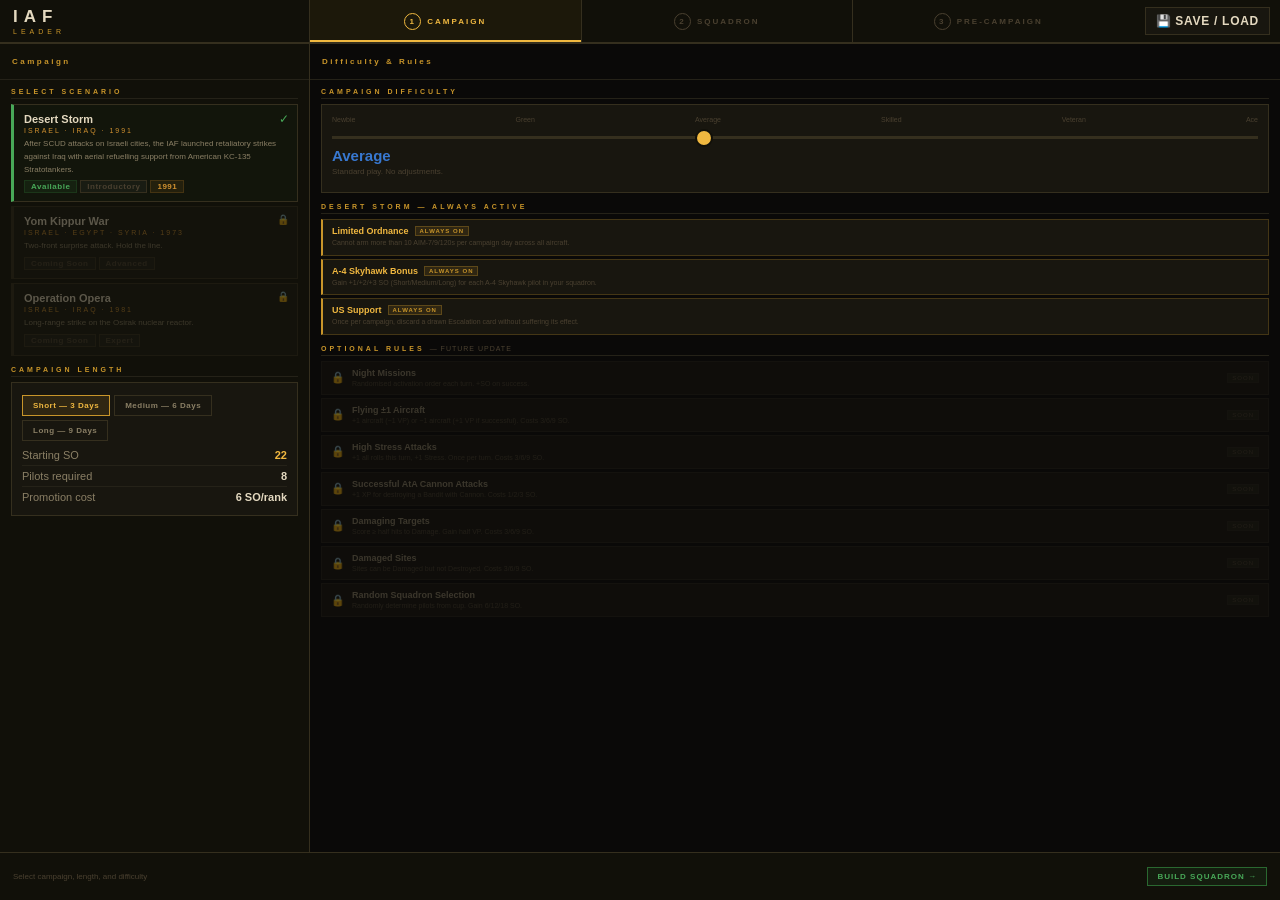
<file: IAF_Leader 10-10.html>
<!DOCTYPE html>
<html lang="en">
<head>
<meta charset="UTF-8">
<meta name="viewport" content="width=device-width,initial-scale=1,user-scalable=no">
<title>IAF Leader</title>
<style>
:root{
  --bg:#0a0908;--bg2:#111009;--bg3:#18160f;--bg4:#201e14;
  --line:#252218;--line2:#352f1e;
  --ink:#e4d9c0;--ink2:#8a7f65;--ink3:#4a4030;
  --gold:#c8952a;--gold2:#f0b840;--gd:rgba(200,149,42,.13);
  --red:#b82820;--red2:#e03830;--rdd:rgba(184,40,32,.15);
  --green:#2a6830;--green2:#48a858;--grd:rgba(42,104,48,.15);
  --blue:#1848a0;--blue2:#4080e0;--bld:rgba(24,72,160,.15);
  --amber:#906020;--amber2:#d09030;--amd:rgba(144,96,32,.15);
  --pu:#8030c0;--pu2:#c060f0;--pud:rgba(128,48,192,.13);
  /* Rank colours — matching actual game cards */
  --rk-N:#e0b800;--rk-G:#38a840;--rk-A:#3878d0;
  --rk-S:#d03020;--rk-V:#b030a0;--rk-X:#7a7040;
}
*{box-sizing:border-box;margin:0;padding:0;-webkit-tap-highlight-color:transparent}
html,body{width:100%;height:100%;overflow:hidden;background:var(--bg)}
body{font-family:-apple-system,'Helvetica Neue',Arial,sans-serif;color:var(--ink);font-size:13px}
button,select{font-family:inherit;font-size:inherit;cursor:pointer}

/* ── SHELL — always landscape layout ── */
.shell{width:100%;height:100%;display:grid;
  grid-template-columns:310px 1fr;grid-template-rows:44px 1fr;overflow:hidden}

/* ── TOPBAR ── */
.topbar{grid-column:1/-1;background:var(--bg2);border-bottom:2px solid var(--line2);
  display:flex;align-items:center;z-index:20;overflow:hidden}
.tb-logo{width:310px;flex-shrink:0;padding:0 13px;display:flex;align-items:center;
  gap:8px;border-right:1px solid var(--line2);height:100%}
.logo-iaf{font-size:17px;font-weight:900;letter-spacing:6px;color:var(--ink)}
.logo-sub{font-size:7px;letter-spacing:4px;color:var(--gold);margin-top:1px}
.tb-steps{flex:1;display:flex;height:100%}
.step{flex:1;display:flex;align-items:center;justify-content:center;gap:6px;
  font-size:8px;font-weight:700;letter-spacing:2px;color:var(--ink3);
  border-right:1px solid var(--line2);cursor:pointer;position:relative;
  text-transform:uppercase;transition:color .15s}
.step:last-child{border-right:none}
.step.on{color:var(--gold2);background:rgba(200,149,42,.06)}
.step.on::after{content:'';position:absolute;bottom:0;left:0;right:0;height:2px;background:var(--gold2)}
.step.done{color:var(--green2)}
.step.done::after{content:'';position:absolute;bottom:0;left:0;right:0;height:2px;background:var(--green2)}
.step-n{width:17px;height:17px;border-radius:50%;border:1px solid currentColor;
  display:flex;align-items:center;justify-content:center;font-size:8px;font-weight:800}
.tb-right{display:flex;gap:5px;padding:0 11px;flex-shrink:0}
.chip{background:var(--bg3);border:1px solid var(--line2);padding:2px 8px;
  font-size:8px;font-weight:700;color:var(--ink2)}
.chip b{color:var(--gold2)}

/* ── PANELS ── */
.lp,.rp{display:flex;flex-direction:column;overflow:hidden}
.lp{background:var(--bg2);border-right:1px solid var(--line2)}
.ph{flex-shrink:0;padding:8px 12px;border-bottom:1px solid var(--line);
  display:flex;align-items:center;justify-content:space-between;min-height:36px}
.ph-t{font-size:8px;font-weight:700;letter-spacing:2.5px;color:var(--gold)}
.ph-s{font-size:8px;color:var(--ink3)}
.pb{flex:1;overflow-y:auto;padding:8px 11px;padding-bottom:56px}

/* ── ACTION BAR ── */
.abar{position:fixed;bottom:0;left:0;right:0;height:48px;
  background:var(--bg2);border-top:1px solid var(--line2);
  display:flex;align-items:center;padding:0 13px;gap:10px;z-index:15}
.abar-info{flex:1;font-size:8px;color:var(--ink3)}

/* ── TYPOGRAPHY ── */
.sl{font-size:7px;font-weight:700;letter-spacing:3px;color:var(--gold);
  margin:10px 0 5px;padding-bottom:3px;border-bottom:1px solid var(--line);text-transform:uppercase}
.sl:first-child{margin-top:0}
.card{background:var(--bg3);border:1px solid var(--line2);padding:8px 10px;margin-bottom:5px}
.row{display:flex;align-items:center;justify-content:space-between;
  padding:4px 0;border-bottom:1px solid var(--line);font-size:11px}
.row:last-child{border-bottom:none}
.rl{color:var(--ink2)}.rv{font-weight:700;color:var(--ink)}
.rv.g{color:var(--green2)}.rv.r{color:var(--red2)}.rv.y{color:var(--gold2)}
.rv.b{color:var(--blue2)}.rv.a{color:var(--amber2)}.rv.d{color:var(--ink3)}
.fb{display:flex;align-items:center;justify-content:space-between}
.flex{display:flex;align-items:center}.fw{flex-wrap:wrap}
.gap4{gap:4px}.gap6{gap:6px}.gap8{gap:8px}
.mt4{margin-top:4px}.mt6{margin-top:6px}.mt8{margin-top:8px}.mt12{margin-top:12px}
.mb4{margin-bottom:4px}.mb6{margin-bottom:6px}.mb8{margin-bottom:8px}
.dim{color:var(--ink2)}.tiny{font-size:8px}.sm{font-size:10px}.ctr{text-align:center}

/* ── RANK BADGES ── */
.bdg{display:inline-flex;align-items:center;padding:1px 6px;
  font-size:8px;font-weight:700;letter-spacing:.5px;border:1px solid}
.rN{background:rgba(224,184,0,.16); color:var(--rk-N);border-color:rgba(224,184,0,.35)}
.rG{background:rgba(56,168,64,.16); color:var(--rk-G);border-color:rgba(56,168,64,.35)}
.rA{background:rgba(56,120,208,.16);color:var(--rk-A);border-color:rgba(56,120,208,.35)}
.rS{background:rgba(208,48,32,.16); color:var(--rk-S);border-color:rgba(208,48,32,.35)}
.rV{background:rgba(176,48,160,.16);color:var(--rk-V);border-color:rgba(176,48,160,.35)}
.rX{background:rgba(122,112,64,.2); color:var(--rk-X);border-color:rgba(122,112,64,.4)}
.bGr{background:var(--grd);color:var(--green2);border-color:rgba(42,104,48,.3)}
.bR{background:var(--rdd);color:var(--red2);border-color:rgba(184,40,32,.3)}
.bG{background:var(--gd);color:var(--gold2);border-color:rgba(200,149,42,.3)}
.bB{background:var(--bld);color:var(--blue2);border-color:rgba(24,72,160,.3)}
.bA{background:var(--amd);color:var(--amber2);border-color:rgba(144,96,32,.3)}
.bP{background:var(--pud);color:var(--pu2);border-color:rgba(128,48,192,.3)}
.bX{background:rgba(255,255,255,.03);color:var(--ink3);border-color:var(--line2)}

/* ── BUTTONS ── */
.btn{display:inline-flex;align-items:center;justify-content:center;gap:4px;
  padding:7px 13px;font-size:8px;font-weight:700;letter-spacing:1.5px;border:1px solid;text-transform:uppercase}
.btn:active{opacity:.7}.btn.full{width:100%}.btn.sm{padding:4px 9px;letter-spacing:1px}
.btn-g{background:var(--grd);border-color:var(--green);color:var(--green2)}
.btn-y{background:var(--gd);border-color:var(--gold);color:var(--gold2)}
.btn-r{background:var(--rdd);border-color:var(--red);color:var(--red2)}
.btn-b{background:var(--bld);border-color:var(--blue2);color:var(--blue2)}
.btn-a{background:var(--amd);border-color:var(--amber2);color:var(--amber2)}
.btn-p{background:var(--pud);border-color:var(--pu);color:var(--pu2)}
.btn-x{background:none;border-color:var(--line2);color:var(--ink3)}
.rb{display:flex;gap:5px;margin-top:5px}.rb .btn{flex:1}

/* ── OPTION PILLS ── */
.opts{display:flex;gap:4px;flex-wrap:wrap;margin:4px 0}
.op{background:var(--bg3);border:1px solid var(--line2);padding:5px 10px;
  font-size:8px;font-weight:600;color:var(--ink2);cursor:pointer;letter-spacing:.5px}
.op.sel{background:var(--gd);border-color:var(--gold);color:var(--gold2)}
.op:active{opacity:.7}

/* ── CAMPAIGN CARD ── */
.cc{border:1px solid var(--line2);border-left:3px solid var(--line2);
  padding:8px 10px;margin-bottom:4px;cursor:pointer;position:relative;background:var(--bg3)}
.cc:active{background:var(--bg4)}
.cc.sel{border-left-color:var(--green2);background:rgba(42,104,48,.06)}
.cc.locked{opacity:.35;cursor:not-allowed}
.cc-n{font-size:11px;font-weight:800;color:var(--ink)}
.cc-y{font-size:7px;letter-spacing:2px;color:var(--amber2);margin:2px 0 4px}
.cc-d{font-size:8px;color:var(--ink2);line-height:1.6;margin-bottom:4px}
.cc-tags{display:flex;gap:3px;flex-wrap:wrap}
.cc-chk{position:absolute;top:7px;right:8px;font-size:12px;color:var(--green2)}
.cc-lck{position:absolute;top:7px;right:8px;font-size:10px;color:var(--ink3)}

/* ── DIFFICULTY SLIDER ── */
.diff-wrap{padding:3px 0 6px}
.diff-labels{display:flex;justify-content:space-between;font-size:7px;color:var(--ink3);margin-bottom:4px}
input[type=range]{width:100%;-webkit-appearance:none;height:3px;background:var(--line2);outline:none}
input[type=range]::-webkit-slider-thumb{-webkit-appearance:none;width:18px;height:18px;
  border-radius:50%;background:var(--gold2);border:2px solid var(--bg2)}
.diff-val{font-size:15px;font-weight:900;margin-top:5px}
.diff-sub{font-size:8px;color:var(--ink3);margin-top:2px;line-height:1.5}

/* ── ADJUSTMENT CARDS ── */
.adj{border:1px solid var(--line2);padding:6px 9px;margin-bottom:3px;
  display:flex;align-items:flex-start;gap:7px;cursor:pointer;background:var(--bg3)}
.adj.adv{border-left:2px solid var(--green2)}
.adj.dis{border-left:2px solid var(--red2)}
.adj.on.adv{background:rgba(42,104,48,.13);border-color:var(--green2)}
.adj.on.dis{background:rgba(184,40,32,.13);border-color:var(--red2)}
.adj-chk{width:15px;height:15px;border:1px solid var(--line2);flex-shrink:0;margin-top:1px;
  display:flex;align-items:center;justify-content:center;font-size:9px}
.adj.on.adv .adj-chk{background:var(--green2);border-color:var(--green2);color:#000}
.adj.on.dis .adj-chk{background:var(--red2);border-color:var(--red2);color:#fff}
.adj-n{font-size:9px;font-weight:700;color:var(--ink)}
.adj-d{font-size:7px;color:var(--ink3);margin-top:1px;line-height:1.4}

/* ── ALWAYS-ON RULES ── */
.rule-on{border:1px solid rgba(200,149,42,.25);border-left:2px solid var(--gold);
  padding:6px 9px;margin-bottom:3px;background:var(--bg3)}
.rule-n{font-size:9px;font-weight:700;color:var(--gold2);margin-bottom:2px;display:flex;align-items:center;gap:6px}
.rule-badge{font-size:6px;font-weight:700;letter-spacing:1px;
  background:var(--gd);color:var(--gold);border:1px solid rgba(200,149,42,.3);padding:1px 4px}
.rule-d{font-size:7px;color:var(--ink3);line-height:1.5}

/* ── LOCKED OPTIONAL RULE ── */
.rule-lock{border:1px solid var(--line);padding:6px 9px;margin-bottom:3px;
  display:flex;align-items:center;gap:7px;background:var(--bg3);opacity:.38}
.rule-lock-info{flex:1}
.rule-lock-n{font-size:9px;font-weight:700;color:var(--ink2)}
.rule-lock-d{font-size:7px;color:var(--ink3);margin-top:1px;line-height:1.3}
.soon{font-size:6px;letter-spacing:1px;color:var(--ink3);
  background:var(--bg4);border:1px solid var(--line);padding:1px 4px;flex-shrink:0}

/* ── PILOT BROWSER ── */
.fbar{display:flex;gap:3px;flex-wrap:wrap;margin-bottom:5px;align-items:center}
select.fs{background:var(--bg3);border:1px solid var(--line2);color:var(--ink);
  padding:4px 5px;font-size:8px;-webkit-appearance:none;flex:1;min-width:65px}
.srt{background:var(--bg3);border:1px solid var(--line2);color:var(--ink2);
  padding:3px 7px;font-size:7px;letter-spacing:1px;flex-shrink:0}
.srt.on{border-color:var(--gold);color:var(--gold2);background:var(--gd)}

/* ── PILOT CARD ── */
.pc{background:var(--bg3);border:1px solid var(--line2);border-left:3px solid var(--line2);
  margin-bottom:4px;overflow:hidden}
.pc.inq{border-left-color:var(--green2)}
.pc.exp{border-color:var(--gold)}
.pc-h{display:flex;align-items:center;gap:6px;padding:6px 8px;cursor:pointer}
.pc-h:active{background:var(--bg4)}
.pc-n{font-size:11px;font-weight:800;color:var(--ink);flex:1;min-width:0}
.pc-sub{display:flex;gap:3px;flex-wrap:wrap;margin-top:2px;align-items:center}
.pc-btn{padding:3px 8px;font-size:7px;font-weight:700;letter-spacing:1px;border:1px solid;flex-shrink:0}
.pc-btn.add{border-color:var(--green);color:var(--green2);background:none}
.pc-btn.rem{border-color:var(--red);color:var(--red2);background:none}

/* ── RANK STAT GRID ── */
.rg{display:grid;grid-template-columns:68px repeat(9,1fr);gap:2px;padding:0 7px 7px}
.rgh{background:var(--bg2);border:1px solid var(--line);padding:2px;
  text-align:center;font-size:6px;letter-spacing:.3px;color:var(--ink3)}
.rgh.ln{text-align:left;font-size:7px}
.rgc{background:var(--bg);border:1px solid var(--line);padding:2px;
  text-align:center;font-size:8px;font-weight:700;color:var(--ink)}
.rgc.ln{text-align:left;background:var(--bg2);font-size:7px;font-weight:400;color:var(--ink2)}
.rgc.hi{background:rgba(200,149,42,.1);border-color:var(--gold)}
.p{color:var(--green2)}.n{color:var(--red2)}.z{color:var(--ink3)}
.go{color:var(--gold2)}.bl{color:var(--blue2)}
/* rank-coloured name cells */
.cN{color:var(--rk-N)}.cG{color:var(--rk-G)}.cA{color:var(--rk-A)}
.cS{color:var(--rk-S)}.cV{color:var(--rk-V)}.cX{color:var(--rk-X)}

/* ── SQUAD SLOTS ── */
.sq{display:flex;align-items:center;gap:6px;padding:5px 8px;
  border:1px solid var(--line2);border-left:3px solid var(--line);margin-bottom:3px;background:var(--bg3)}
.sq.ok{border-left-color:var(--green2)}.sq.sh{border-left-color:var(--red2)}
.sq-r{font-size:7px;letter-spacing:1.5px;width:44px;flex-shrink:0}
.sq-info{flex:1;min-width:0}
.sq-n{font-size:10px;font-weight:700;color:var(--ink)}
.sq-d{font-size:7px;color:var(--ink3);margin-top:1px}

/* ── PRECAMP PILOT ── */
.pm{border:1px solid var(--line2);border-left:3px solid var(--green2);
  padding:7px 9px;margin-bottom:4px;background:var(--bg3)}
.pm-top{display:flex;align-items:center;justify-content:space-between;margin-bottom:5px}
.pm-n{font-size:11px;font-weight:800;color:var(--ink)}
.pm-stats{display:flex;gap:3px;flex-wrap:wrap;margin-bottom:3px}
.pst{background:var(--bg);border:1px solid var(--line);padding:1px 5px;font-size:7px;color:var(--ink2)}
.pst b{color:var(--ink)}
.xpr{display:flex;align-items:center;gap:5px;font-size:7px;color:var(--ink3);margin-top:3px}
.xpb{flex:1;height:2px;background:var(--line)}
.xpf{height:100%;background:var(--gold)}
.prom-hist{font-size:7px;color:var(--pu2);margin-top:3px}

/* ── SO POOL ── */
.so-pool{border:1px solid rgba(200,149,42,.3);border-left:3px solid var(--gold);
  padding:8px 10px;margin-bottom:7px;background:var(--bg3)}
.so-n{font-size:24px;font-weight:900;color:var(--gold2);line-height:1}
.so-l{font-size:7px;letter-spacing:2px;color:var(--ink3);margin-top:1px}

/* ── MISSION SCREENS ── */
.zone-row{display:flex;gap:6px;margin-bottom:10px}
.zone{flex:1;background:var(--bg3);border:1px solid var(--line2);padding:10px 10px 12px;min-height:160px;position:relative;max-height:52vh;overflow-y:auto}
.dir-group{margin-bottom:8px}
.dir-label{font-size:8px;font-weight:800;letter-spacing:2px;color:var(--gold2);
  margin-bottom:4px;padding-bottom:2px;border-bottom:1px solid var(--line)}
.site-row{display:flex;gap:8px;flex-wrap:wrap}
.site-counter-wrap{display:flex;flex-direction:column;align-items:center;gap:2px}
.site-disc{width:78px;height:90px;flex-shrink:0}
.ctr-aoa-lbl{max-width:78px}
.ctr-aoa-lbl .bdg{white-space:nowrap}
.zone-t{font-size:7px;font-weight:700;letter-spacing:2.5px;color:var(--gold);
  margin-bottom:8px;padding-bottom:4px;border-bottom:1px solid var(--line)}
.threat-counter{background:var(--bg4);border:1px solid var(--line2);border-left:3px solid var(--red2);
  padding:5px 8px;margin-bottom:3px;font-size:9px;display:flex;align-items:center;gap:6px}
.tc-icon{font-size:14px;flex-shrink:0}
.tc-info{flex:1}
.tc-n{font-size:9px;font-weight:700;color:var(--ink)}
.tc-d{font-size:7px;color:var(--ink3)}
.tc-status{font-size:7px;font-weight:700}
.tc-status.act{color:var(--red2)}.tc-status.dam{color:var(--amber2)}.tc-status.des{color:var(--ink3)}
/* Aircraft token */
.ac-token{background:var(--bg4);border:1px solid var(--blue2);border-left:3px solid var(--blue2);
  padding:5px 8px;margin-bottom:3px;display:flex;align-items:center;gap:6px;cursor:pointer}
.ac-token:active{background:var(--bg2)}
.ac-token.low-alt{border-left-color:var(--green2)}
.ac-token.high-alt{border-left-color:var(--blue2)}
.ac-token.attacking{border-left-color:var(--red2);background:rgba(184,40,32,.07)}
.ac-token.shaken{border-left-color:var(--amber2)}
.ac-token.sar{border-left-color:var(--ink3);opacity:.5}
.act-ico{font-size:16px;flex-shrink:0}
.act-n{font-size:10px;font-weight:800;color:var(--ink)}
.act-d{font-size:7px;color:var(--ink3);margin-top:1px}
/* Target card */
.tgt-card{border:1px solid var(--gold);border-left:3px solid var(--gold);
  padding:9px 11px;margin-bottom:5px;cursor:pointer;background:var(--bg3);position:relative}
.tgt-card:active{background:var(--bg4)}
.tgt-card.sel{background:rgba(200,149,42,.07)}
.tgt-n{font-size:12px;font-weight:800;color:var(--gold2)}
.tgt-vp{position:absolute;top:8px;right:9px;font-size:10px;font-weight:900;color:var(--gold2)}
.tgt-stats{display:grid;grid-template-columns:1fr 1fr;gap:3px;margin-top:6px}
.tgt-flags{display:flex;gap:3px;flex-wrap:wrap;margin-top:5px}

/* ── WEAPON LOAD ── */
.wg{display:grid;grid-template-columns:1fr 1fr;gap:3px;margin:5px 0}
.wb{background:var(--bg);border:1px solid var(--line2);padding:5px 7px;
  cursor:pointer;text-align:left}
.wb.sel{border-color:var(--gold);background:var(--gd)}
.wb.ata{border-left:2px solid var(--blue2)}.wb.atg{border-left:2px solid var(--amber2)}
.wb-n{font-size:9px;font-weight:700;color:var(--ink)}
.wb-d{font-size:7px;color:var(--ink3);margin-top:1px;font-family:monospace}
.wr{display:flex;align-items:center;gap:8px;background:var(--bg);border:1px solid var(--line2);padding:6px 8px;margin-bottom:3px}
.wr.ata{border-left:3px solid var(--blue2)}.wr.atg{border-left:3px solid var(--amber2)}
.wr.has{border-color:var(--gold);background:var(--gd)}
.wr-i{flex:1;min-width:0}
.wr-n{font-size:11px;font-weight:700;color:var(--ink)}
.wr-d{font-size:8px;color:var(--ink3);margin-top:1px;font-family:monospace}
.wr-s{display:flex;align-items:center;gap:6px}
.wr-b{width:34px;height:34px;border:1px solid var(--line2);background:var(--bg);color:var(--ink);font-size:18px;font-weight:700;border-radius:3px;cursor:pointer;touch-action:manipulation}
.wr-b:disabled{opacity:.25;cursor:default}
.wr-q{min-width:18px;text-align:center;font-size:14px;font-weight:800;color:var(--gold2)}
.wl-h{font-size:8px;letter-spacing:.14em;color:var(--ink3);margin:8px 0 3px;text-transform:uppercase}
.wp-bar{height:7px;background:var(--bg);border:1px solid var(--line2);margin-top:4px;overflow:hidden}
.wp-fill{height:100%;background:var(--green2)}.wp-fill.full{background:var(--gold2)}

/* ── TABS ── */
.tabs{display:flex;border-bottom:1px solid var(--line);margin-bottom:8px}
.tab{padding:5px 11px;font-size:7px;font-weight:700;letter-spacing:2px;
  color:var(--ink3);border-bottom:2px solid transparent;cursor:pointer;white-space:nowrap}
.tab.on{color:var(--gold2);border-bottom-color:var(--gold)}

/* ── MODAL ── */
.mbg{display:none;position:fixed;inset:0;background:rgba(0,0,0,.85);
  z-index:100;align-items:center;justify-content:center}
.mbg.open{display:flex}
.modal{background:var(--bg2);border:1px solid var(--line2);border-top:2px solid var(--gold);
  width:460px;max-height:80vh;overflow-y:auto;padding:13px 12px 22px}
.mtt{font-size:9px;font-weight:700;letter-spacing:2px;color:var(--gold);
  margin-bottom:11px;display:flex;align-items:center;justify-content:space-between}
.mx{background:none;border:none;color:var(--ink3);font-size:19px;line-height:1}

/* ── TOAST ── */
#toast{position:fixed;bottom:56px;left:50%;transform:translateX(-50%);
  background:var(--bg3);border:1px solid var(--gold);color:var(--ink);
  padding:6px 15px;font-size:8px;font-weight:700;z-index:500;display:none;max-width:280px;text-align:center}
#toast.on{display:block;animation:tp .18s ease}
@keyframes tp{from{opacity:0;bottom:44px}to{opacity:1;bottom:56px}}

::-webkit-scrollbar{width:3px}::-webkit-scrollbar-track{background:transparent}
::-webkit-scrollbar-thumb{background:var(--line2);border-radius:1px}
select{background:var(--bg3);border:1px solid var(--line2);color:var(--ink);padding:6px;width:100%;font-size:11px;-webkit-appearance:none}
.shell.in-campaign .abar{display:none}
.shell.in-campaign{grid-template-rows:44px 1fr}

/* ── CAMPAIGN MAP SCREEN ── */
.camp-screen{grid-column:1/-1;width:100%;height:100%;overflow:hidden;display:flex;flex-direction:column;background:linear-gradient(160deg,#1a140c,#0e0b07)}
.map-layout{flex:1;display:grid;grid-template-columns:230px 1fr 190px;overflow:hidden;min-height:0}
.map-info-panel{background:linear-gradient(160deg,#2a2015,#1a1610);border-right:2px solid #4a3a20;
  padding:10px 11px;overflow-y:auto;display:flex;flex-direction:column;gap:8px}
.map-info-title{font-size:13px;font-weight:900;letter-spacing:1px;color:#f0e0c0}
.map-info-sub{font-size:8px;letter-spacing:1.5px;color:var(--gold2);font-weight:700}
.map-info-desc{font-size:8px;color:#c0b090;line-height:1.6}
.map-rules-box{background:rgba(0,0,0,.25);border:1px solid #4a3a20;padding:7px 8px;border-radius:2px}
.map-rule{font-size:7.5px;color:#d0c0a0;line-height:1.6;margin-bottom:5px}
.map-rule:last-child{margin-bottom:0}
.map-rule b{color:var(--gold2)}
.us-avail{display:inline-block;font-size:6px;letter-spacing:1px;font-weight:700;
  background:rgba(72,168,88,.2);color:var(--green2);border:1px solid rgba(72,168,88,.4);
  padding:1px 4px;margin-top:2px}
.us-used{display:inline-block;font-size:6px;letter-spacing:1px;font-weight:700;
  background:rgba(224,56,48,.2);color:var(--red2);border:1px solid rgba(224,56,48,.4);
  padding:1px 4px;margin-top:2px}
.map-day-box{background:rgba(0,0,0,.25);border:1px solid #4a3a20;padding:7px 8px}
.map-day-lbl{font-size:7px;letter-spacing:2px;color:var(--gold);margin-bottom:5px;font-weight:700}
.map-day-track{display:flex;gap:3px;margin-bottom:5px}
.map-day-pip{flex:1;height:22px;border:1px solid #4a3a20;display:flex;align-items:center;justify-content:center;font-size:10px;font-weight:700;color:#8a7a5a}
.map-day-pip.past{background:var(--gold);border-color:var(--gold);color:#000}
.map-day-pip.cur{border-color:var(--gold2);color:var(--gold2);box-shadow:0 0 0 1px var(--gold2) inset}
.map-day-detail{font-size:8px;color:#c0b090;text-align:center}
.map-vp-row{display:flex;gap:6px}
.map-vp-box{flex:1;background:rgba(0,0,0,.25);border:1px solid #4a3a20;padding:8px;text-align:center}
.map-vp-n{font-size:22px;font-weight:900;color:var(--gold2);line-height:1}
.map-vp-l{font-size:7px;letter-spacing:2px;color:#8a7a5a;margin-top:2px}

.map-center{overflow:hidden;display:flex;align-items:center;justify-content:center;padding:8px;position:relative}
.map-canvas-wrap{width:100%;height:100%;max-width:100%;max-height:100%;display:flex;align-items:center;justify-content:center}
.map-svg{width:100%;height:100%;max-height:100%}
.stress-lbl{fill:#c04030;font-size:15px;font-weight:900;font-family:inherit}
.country-lbl{fill:#8a9088;font-size:13px;font-weight:700;letter-spacing:1px;font-family:inherit}
.tgt-pin{cursor:pointer}
.tgt-pin-circle{fill:#1a1a1a;stroke:var(--gold2);stroke-width:2}
.tgt-pin-circle.longpress-hl{fill:#c02020;stroke:#ff4040;stroke-width:4;animation:pinpulse .6s ease-in-out infinite alternate}
@keyframes pinpulse{from{r:16}to{r:22}}
.tgt-pin-circle.attacked{fill:#2a4a2a;stroke:var(--green2)}
.tgt-pin-circle.selected{fill:var(--gold);stroke:#fff;stroke-width:3}
.tgt-pin-text{fill:var(--gold2);font-size:13px;font-weight:900;text-anchor:middle;dominant-baseline:central;font-family:inherit;pointer-events:none}
.tgt-pin-circle.selected + .tgt-pin-text{fill:#000}

.map-ref-panel{background:linear-gradient(160deg,#2a2015,#1a1610);border-left:2px solid #4a3a20;
  padding:10px 11px;overflow-y:auto}
.map-ref-title{font-size:9px;font-weight:900;letter-spacing:2px;color:var(--gold2);margin-bottom:6px}
.map-ref-col{display:flex;flex-direction:column;gap:3px}
.map-ref-sub{font-size:7px;letter-spacing:1.5px;color:#8a7a5a;font-weight:700;margin-top:3px}
.map-ref-item{font-size:8px;color:#c0b090;line-height:1.5;padding-left:6px;border-left:2px solid #4a3a20}
.track-strip{display:flex;flex-direction:column;gap:5px}
.track-mini{background:rgba(0,0,0,.25);border:1px solid #4a3a20;padding:5px 7px}
.track-mini-t{font-size:7px;letter-spacing:1.5px;font-weight:700;margin-bottom:3px}
.track-lvl{opacity:.6;font-weight:400}
.track-mini-v{font-size:14px;font-weight:900;color:var(--gold2)}

/* Bottom target strip */
.target-strip{flex-shrink:0;background:linear-gradient(180deg,#221c12,#1a1610);
  border-top:2px solid var(--gold);padding:8px 12px;max-height:170px;overflow-y:auto}
.ts-header{display:flex;align-items:center;justify-content:space-between;margin-bottom:7px}
.ts-title{font-size:9px;font-weight:900;letter-spacing:2px;color:var(--gold2)}
.ts-sub{font-size:8px;color:#8a7a5a}
.ts-cards{display:flex;gap:8px;overflow-x:auto;padding-bottom:4px}
.ts-card{flex-shrink:0;width:190px;background:var(--bg3);border:1px solid var(--line2);
  border-top:3px solid var(--gold);padding:8px 9px;cursor:pointer}
.ts-card:active{background:var(--bg4)}
.ts-card.sel{border-top-color:var(--green2);background:rgba(42,104,48,.08)}
.ts-card-top{display:flex;align-items:center;justify-content:space-between;margin-bottom:4px}
.ts-card-n{font-size:10px;font-weight:800;color:var(--gold2)}
.ts-card-vp{font-size:11px;font-weight:900;color:var(--gold2)}
.ts-card-stats{display:flex;gap:4px;flex-wrap:wrap;font-size:7px;color:#8a7a5a}
.ts-card-flags{display:flex;gap:2px;flex-wrap:wrap;margin-top:4px}

/* Target detail screen */
.target-detail-layout{flex:1;display:grid;grid-template-columns:1fr 320px;overflow:hidden}
.td-map-side{background:linear-gradient(160deg,#1a140c,#0e0b07);display:flex;align-items:center;justify-content:center;padding:16px}
.td-info-side{display:flex;flex-direction:column;overflow:hidden;background:var(--bg2);border-left:1px solid var(--line2)}

/* Seed / Arm two-panel layout */
.seed-layout{flex:1;display:grid;grid-template-columns:320px 1fr;overflow:hidden}
.seed-layout .lp{border-right:1px solid var(--line2)}

/* ═══ TACTICAL DISPLAY — Seed Sites screen ═══ */
.tac-layout{flex:1;display:grid;grid-template-columns:1fr 300px;overflow:hidden;min-height:0}
.tac-board-wrap{display:flex;flex-direction:column;overflow:hidden;background:#1a1710;padding:10px}
.tac-board-header{flex-shrink:0;display:flex;align-items:baseline;gap:10px;margin-bottom:8px;padding:0 4px}
.tac-board-title{font-size:11px;font-weight:900;letter-spacing:3px;color:var(--gold2)}
.tac-board-sub{font-size:10px;color:var(--ink3)}

/* Board geometry — true SVG polygons replicating the physical Tactical Display.
   Outer square = pre-approach ring (8 zones: 4 triangles + 4 trapezoids).
   Middle ring = 4 Approach trapezoids (N/E/S/W), touching the Centre square directly.
   Sites are only ever placed in Approach zones + Centre — never in Pre-Approach. */
.tac-board{
  flex:1;min-height:0;display:flex;align-items:center;justify-content:center;
  background:#1a1710;padding:6px;
}
.tac-board-svg{width:100%;height:100%;max-width:100%;max-height:100%;touch-action:manipulation}
.tz-base{fill:#4e4944;stroke:#8d9aa1;stroke-width:5}
.tz-poly{stroke:none;cursor:pointer;transition:fill .12s}
.tz-pre{fill:rgba(0,0,0,.10)}
.tz-app{fill:rgba(255,255,255,.04)}
.tz-c{fill:rgba(0,0,0,.20)}
.tz-poly.nb{fill:rgba(90,200,230,.22)}
.tz-poly.sel{fill:rgba(240,184,64,.34)}
.tz-lines line,.tz-lines .tz-ring{stroke:#b4c3cb;stroke-width:3;fill:none;pointer-events:none}
.tz-lines .tz-ring{stroke-width:6}
.tz-card{fill:#6d5a40;stroke:#17130d;stroke-width:4;pointer-events:none}
.tz-card-dash{fill:none;stroke:#b4c3cb;stroke-width:2;stroke-dasharray:3,7;opacity:.55;pointer-events:none}
.tz-lbl-card{font-size:34px;font-weight:900;letter-spacing:3px;fill:#eef2f4;text-anchor:middle;pointer-events:none}
.tz-lbl-title{font-size:38px;font-weight:800;letter-spacing:4px;fill:#e4eaed;text-anchor:middle;pointer-events:none}
.tz-lbl-pre{font-size:24px;font-weight:800;letter-spacing:3px;fill:#d5dde1;text-anchor:middle;pointer-events:none}
.tz-lbl-app{font-size:17px;font-weight:800;letter-spacing:3px;fill:#d5dde1;text-anchor:middle;pointer-events:none}
.tz-lbl-c{font-size:16px;font-weight:800;letter-spacing:3px;fill:#d5dde1;text-anchor:middle;pointer-events:none}
.tz-tag{font-size:22px;font-weight:800;fill:rgba(255,255,255,.18);text-anchor:middle;dominant-baseline:middle;pointer-events:none}
.tz-sites{display:flex;flex-wrap:wrap;gap:2px;justify-content:center;align-content:center;
  width:100%;height:100%;overflow:visible}
.tac-board .site-disc{width:62px;height:72px}
.tac-board .ctr-aoa-lbl{max-width:62px}

/* Right pilot panel */
.tac-pilot-panel{background:var(--bg2);border-left:1px solid var(--line2);
  display:flex;flex-direction:column;overflow:hidden}
.tac-panel-title{flex-shrink:0;font-size:9px;font-weight:900;letter-spacing:2px;color:var(--gold2);
  padding:9px 11px;border-bottom:1px solid var(--line)}
.tac-panel-sub{font-size:7px;color:var(--ink3);font-weight:400;letter-spacing:0}
.tac-pilot-list{flex:1;overflow-y:auto;padding:8px}
.tac-pilot-card{background:var(--bg3);border:1px solid var(--line2);border-left:3px solid var(--line2);
  padding:8px 9px;margin-bottom:6px}
.tac-pilot-card.status-ok{border-left-color:var(--green2)}
.tac-pilot-card.status-shaken{border-left-color:var(--amber2)}
.tac-pc-name{font-size:11px;font-weight:900;color:var(--ink)}
.tac-pc-ac{font-size:8px;color:var(--ink3);margin-top:1px;margin-bottom:6px}
/* Stress — the only bar, with a shaken-threshold colour split */
.tac-pc-stress-row{display:flex;align-items:center;gap:5px;margin-bottom:5px;font-size:8px}
.tac-pc-stress-l{width:36px;color:var(--ink3);flex-shrink:0;font-weight:700}
.tac-pc-stress-bar{flex:1;height:7px;background:var(--line);border-radius:1px;overflow:hidden;position:relative}
.tac-pc-stress-fill{height:100%}
.tac-pc-stress-thresh{position:absolute;top:0;bottom:0;width:1px;background:rgba(255,255,255,.5)}
.tac-pc-stress-v{width:26px;text-align:right;flex-shrink:0;font-weight:700}
/* Other stats — plain numbers, compact row, no bars */
.tac-pc-nums{display:flex;gap:8px;margin-bottom:4px;font-size:8px}
.tac-pc-num{display:flex;align-items:center;gap:3px}
.tac-pc-num-l{color:var(--ink3);font-weight:700}
.tac-pc-num-v{color:var(--ink);font-weight:900;font-size:9px}
.tac-pc-weapons{margin-top:5px;padding-top:5px;border-top:1px solid var(--line)}
.tac-pc-wpn-title{font-size:6.5px;letter-spacing:1px;color:var(--ink3);margin-bottom:3px}
.tac-pc-wpn{display:flex;justify-content:space-between;font-size:8px;color:var(--ink2);padding:1px 0}
.tac-pc-wpn b{color:var(--ink)}

/* Footer bar */
.tac-footer{flex-shrink:0;background:var(--bg2);border-top:1px solid var(--line2);
  display:flex;align-items:center;gap:16px;padding:0 14px;height:44px}
.tac-footer-item{display:flex;flex-direction:column;gap:1px}
.tac-footer-label{font-size:6.5px;letter-spacing:1.5px;color:var(--ink3);font-weight:700}
.tac-footer-value{font-size:10px;font-weight:800;color:var(--gold2)}
.td-card{padding:12px 14px}
.td-row{font-size:14px;padding:7px 0}
.td-row .rl{font-size:13px}
.td-row .rv{font-size:14px}
#target-detail-body{padding:16px 18px}

/* ── PILOT ROSTER SCREEN (Player Log style) ── */
.roster-layout{width:100%;height:100%;display:flex;flex-direction:column;overflow:hidden;padding:14px 18px}
.roster-header{flex-shrink:0;display:flex;align-items:center;justify-content:space-between;
  margin-bottom:12px;padding-bottom:10px;border-bottom:2px solid var(--gold)}
.roster-title{font-size:15px;font-weight:900;letter-spacing:2px;color:var(--gold2)}
.roster-grid{flex:1;overflow-y:auto;display:grid;grid-template-columns:repeat(auto-fill,minmax(300px,1fr));gap:8px;align-content:start}
.pilot-log-card{background:var(--bg3);border:1px solid var(--line2);border-left:4px solid var(--line2);padding:10px 12px}
.pilot-log-card.status-ok{border-left-color:var(--green2)}
.pilot-log-card.status-shaken{border-left-color:var(--amber2)}
.pilot-log-card.status-grounded{border-left-color:var(--red2);opacity:.55}
.plc-top{display:flex;align-items:center;justify-content:space-between;margin-bottom:8px}
.plc-name{font-size:14px;font-weight:900;color:var(--ink)}
.plc-badges{display:flex;gap:4px;align-items:center}
.plc-stat-grid{display:grid;grid-template-columns:repeat(4,1fr);gap:4px;margin-bottom:8px}
.plc-stat{background:var(--bg);border:1px solid var(--line);padding:5px 4px;text-align:center}
.plc-stat-l{font-size:7px;letter-spacing:1px;color:var(--ink3);margin-bottom:2px}
.plc-stat-v{font-size:13px;font-weight:900;color:var(--ink)}
.plc-stress-row{display:flex;align-items:center;gap:6px;margin-bottom:6px}
.plc-stress-bar{flex:1;height:8px;background:var(--line);border-radius:2px;overflow:hidden;position:relative}
.plc-stress-fill{height:100%;transition:width .3s}
.plc-stress-marks{position:absolute;inset:0;display:flex}
.plc-stress-mark{flex:1;border-right:1px solid rgba(0,0,0,.3)}
.plc-cool-row{display:flex;gap:3px;align-items:center}
.plc-cool-pip{width:14px;height:14px;border:1px solid var(--line2);border-radius:50%;display:flex;align-items:center;justify-content:center;font-size:8px;color:var(--ink3)}
.plc-cool-pip.filled{background:var(--blue2);border-color:var(--blue2);color:#fff}
.plc-xp-row{display:flex;align-items:center;gap:6px;margin-top:6px;font-size:9px;color:var(--ink3)}
.plc-xp-bar{flex:1;height:3px;background:var(--line)}
.plc-xp-fill{height:100%;background:var(--gold)}
.plc-mission-history{display:flex;gap:3px;margin-top:6px;flex-wrap:wrap}
.plc-mission-pip{width:16px;height:16px;border:1px solid var(--line2);font-size:8px;display:flex;align-items:center;justify-content:center;color:var(--ink3)}
.plc-mission-pip.hit{background:var(--green2);border-color:var(--green2);color:#000}

/* ── COUNTER LONG-PRESS DETAIL POPUP ── */
.counter-detail-pop{
  display:none;position:fixed;z-index:900;width:260px;
  background:var(--bg2);border:2px solid var(--gold);border-radius:4px;
  padding:12px 14px;box-shadow:0 6px 24px rgba(0,0,0,.6);
}
.cdp-title{font-size:16px;font-weight:900;letter-spacing:1px;color:var(--gold2);
  margin-bottom:8px;padding-bottom:6px;border-bottom:1px solid var(--line2)}
.cdp-row{display:flex;align-items:center;justify-content:space-between;
  padding:5px 0;border-bottom:1px solid var(--line);font-size:13px;gap:10px}
.cdp-row:last-child{border-bottom:none}
.cdp-l{color:var(--ink2);flex-shrink:0}
.cdp-v{color:var(--ink);font-weight:800;text-align:right}

/* ── AIRCRAFT TOKEN ── */
.ac-token-wrap{width:34px;height:34px;flex-shrink:0}
.ac-token-svg{width:100%;height:100%}
.tac-pc-top-row{display:flex;align-items:flex-start;justify-content:space-between;gap:8px;cursor:pointer}
.tac-pc-info{flex:1;min-width:0}

/* ===== v3 additions ===== */
/* setup-step panels must never show once the campaign is running (fixes Promotions panel leaking onto mission screens) */
.shell.in-campaign > .lp,.shell.in-campaign > .rp{display:none!important}
/* Target card contents inside the tactical display */
.tcd{width:100%;height:100%;box-sizing:border-box;display:flex;flex-direction:column;gap:3px;padding:4px 5px;color:#f3efe6;font-family:inherit;overflow:hidden}
.tcd-t{font-size:20px;font-weight:900;line-height:1.05;color:#ffe29a;text-shadow:0 1px 2px #000}
.tcd-n{font-size:14px;color:#d9cfb8;font-weight:700}
.tcd-k{display:flex;flex-wrap:wrap;gap:3px}
.tcd-k span{font-size:12px;font-weight:800;padding:1px 5px;border-radius:3px;background:rgba(0,0,0,.45);border:1px solid rgba(255,255,255,.35);letter-spacing:.04em}
.tcd-k .kr{color:#ff9a90;border-color:#e03830}.tcd-k .kg{color:#8fe49c;border-color:#48a858}.tcd-k .kb{color:#8ec8ff;border-color:#4a90d9}.tcd-k .ka{color:#ffd37a;border-color:#f0b840}
.tcd-rw{display:grid;grid-template-columns:1fr 1fr;gap:1px 8px;font-size:14px;font-weight:700}
.tcd-rw b{color:#ffe29a}
.tcd-lbl{font-size:11px;letter-spacing:.12em;font-weight:800;color:#d9cfb8}
.tcd-hits{margin-top:auto;background:rgba(0,0,0,.55);border:1px solid rgba(255,255,255,.3);padding:5px 6px}
.tcd-hr{display:flex;align-items:baseline;justify-content:space-between}
.tcd-big{font-size:40px;font-weight:900;line-height:1;color:#ff6a5e}
.tcd-big.done{color:#6fe086;font-size:28px}
.tcd-trk{display:grid;gap:2px;margin:3px 0}
.tcd-trk i{height:15px;border:2px solid #8a8f94;background:rgba(0,0,0,.4);display:block}
.tcd-trk i.f{background:#e03830;border-color:#ff9a90}
.tcd-btns{display:grid;grid-template-columns:repeat(5,1fr);gap:3px}
.tcd-btns button{height:32px;font-size:15px;font-weight:900;background:#2b2418;color:#ffe29a;border:1px solid #c8952a;border-radius:3px;cursor:pointer;touch-action:manipulation}
.tcd-btns button:first-child{color:#ff9a90;border-color:#e03830}
/* Arm screen: big pilot cards on the left */
#scr-arm .seed-layout,#scr-assign .seed-layout{grid-template-columns:410px 1fr}
.ac-card{background:var(--bg3);border:1px solid var(--line2);border-left:5px solid var(--line2);padding:12px 14px;margin-bottom:10px;cursor:pointer;touch-action:manipulation}
.ac-card.exp{border-color:var(--gold);border-left-color:var(--gold2);background:var(--gd)}
.ac-top{display:flex;align-items:center;gap:8px;flex-wrap:wrap}
.ac-name{font-size:22px;font-weight:900;color:var(--ink)}
.ac-st{margin-left:auto;font-size:13px;font-weight:800;letter-spacing:.08em}
.ac-st.ok{color:var(--green2)}.ac-st.sh{color:var(--red2)}
.ac-air{font-size:16px;font-weight:700;color:var(--gold2);margin:3px 0 8px}
.ac-stats{display:grid;grid-template-columns:repeat(3,1fr);gap:6px}
.ac-stats div{background:var(--bg);border:1px solid var(--line2);padding:5px 7px}
.ac-stats small{display:block;font-size:11px;letter-spacing:.1em;color:var(--ink3);font-weight:700}
.ac-stats b{font-size:22px;font-weight:900;color:var(--ink)}
.ac-wp{margin-top:9px;font-size:14px;font-weight:700;color:var(--ink2);display:flex;justify-content:space-between}
.ac-allow{margin-top:8px}
.ac-allow small{display:block;font-size:11px;letter-spacing:.1em;color:var(--ink3);font-weight:700;margin-bottom:3px}
.ac-allow span{display:inline-block;font-size:13px;font-weight:700;padding:3px 7px;margin:0 4px 4px 0;background:var(--bg);border:1px solid var(--line2);color:var(--ink2)}
.ac-allow span.sp{border-color:var(--gold);color:var(--gold2)}
.ac-load{margin-top:4px}
.ac-load span{display:inline-block;font-size:13px;font-weight:800;padding:3px 7px;margin:0 4px 4px 0;background:var(--gd);border:1px solid var(--gold);color:var(--gold2)}
/* Bigger weapon rows */
.wr{padding:12px 14px;min-height:78px;gap:12px;user-select:none;-webkit-user-select:none;-webkit-touch-callout:none;touch-action:manipulation}
.wr-n{font-size:19px}.wr-d{font-size:13px;margin-top:3px}
.wr-b{width:52px;height:52px;font-size:26px}.wr-q{min-width:30px;font-size:24px}
.wr-i2{width:34px;height:34px;border-radius:50%;border:1px solid var(--line2);background:var(--bg);color:var(--ink2);font-size:17px;font-weight:800;cursor:pointer}
.wl-h{font-size:12px;margin:12px 0 5px}
#arm-foot{position:sticky;bottom:-56px;background:var(--bg2);padding:6px 0 60px;border-top:1px solid var(--line2);z-index:3}
#scr-arm .card .row{font-size:14px}
.wd-n{font-size:28px;font-weight:900;color:var(--gold2)}
.wd-s{font-size:14px;color:var(--ink2);margin:2px 0 10px}
.wd-r{display:flex;justify-content:space-between;font-size:17px;padding:7px 0;border-bottom:1px solid var(--line2)}
.wd-r b{color:var(--ink)}
.wd-t{font-size:15px;color:var(--ink2);margin-top:10px;line-height:1.4}

.ref-pin circle{fill:rgba(20,18,12,.55);stroke:#c8b88a;stroke-width:1.2}
.ref-pin text{font-size:9px;font-weight:800;fill:#e8e0c8;text-anchor:middle;dominant-baseline:central;pointer-events:none}
.ref-pin{cursor:pointer}.city-lbl{font-size:9px;fill:#d8d0b0;opacity:.85}
.tcd-k .kp{color:#d6b3ff;border-color:#9a63e0}.tcd-ok{font-size:13px;font-weight:800;color:#d9cfb8;margin-top:2px}.tcd-ok.hit{color:#6fe086}
.tcd-trk i.x{border-color:#f0b840}.tcd-trk i.x.f{background:#6fe086;border-color:#6fe086}
.bP{background:rgba(154,99,224,.2);color:#d6b3ff;border:1px solid #9a63e0}
.site-disc.sq{width:78px;height:78px}.tac-board .site-disc{width:70px;height:81px}.site-counter-wrap{cursor:pointer}

.ac-hit path{animation:achit .55s infinite alternate}
@keyframes achit{from{fill:#ff2a2a;stroke:#fff}to{fill:#7a0000;stroke:#ff2a2a}}
svg.ac-hit path{animation:achit .55s infinite alternate}
.air-sel{outline:2px solid var(--gold2)}.air-hit-card{border-color:#ff2a2a!important;animation:cardhit .8s infinite alternate}
@keyframes cardhit{from{box-shadow:0 0 0 rgba(255,42,42,0)}to{box-shadow:0 0 14px rgba(255,42,42,.9)}}
.air-where{font-size:13px;font-weight:800;color:var(--gold2);margin:4px 0}.air-by{font-size:12px;color:#ff8a80;font-weight:700;margin-bottom:4px}
.air-alt{display:flex;gap:6px;margin:4px 0 6px}.air-alt button{flex:1;height:34px;font-size:13px;font-weight:900;border-radius:3px;border:1px solid var(--line2);background:var(--bg);color:var(--ink2);cursor:pointer;touch-action:manipulation}
.air-alt .alt-l.on{background:#3fc45e;color:#04210d;border-color:#3fc45e}.air-alt .alt-h.on{background:#a068e8;color:#1a0836;border-color:#a068e8}
.ac-token-wrap svg{width:48px;height:48px}
.tz-base{fill:#cbb88e!important;stroke:#6b5a3a!important}
.tz-pre{fill:rgba(60,45,20,.10)!important}.tz-app{fill:rgba(255,248,230,.14)!important}.tz-c{fill:rgba(40,30,10,.20)!important}
.tz-lines{filter:drop-shadow(0 0 1.5px #3d2e12)!important}.tz-lines line,.tz-lines .tz-ring{stroke:#fffaf0!important}
.tz-lbl-title,.tz-lbl-pre,.tz-lbl-app,.tz-lbl-c{fill:#33250c!important;stroke:rgba(255,248,226,.8);stroke-width:4;paint-order:stroke}
.tz-tag{fill:rgba(60,40,10,.35)!important}.tz-card-dash{stroke:#fffaf0!important}
.seq-strip{display:flex;align-items:center;gap:10px;flex-wrap:wrap;padding:6px 10px;background:#15110a;border-bottom:1px solid var(--line2)}
.seq-sec{font-size:12px;font-weight:900;letter-spacing:.12em;color:var(--gold2)}
.seq-turns{display:flex;gap:4px}.seq-turns i{width:26px;height:26px;border:2px solid var(--line2);display:flex;align-items:center;justify-content:center;font-style:normal;font-size:13px;font-weight:900;color:var(--ink3);border-radius:4px}
.seq-turns i.cur{background:var(--gold2);color:#1a1200;border-color:var(--gold2)}.seq-turns i.done{background:#3a3220;color:var(--ink2)}
.seq-chips{display:flex;gap:3px}.seq-chips b{min-width:24px;height:22px;display:flex;align-items:center;justify-content:center;font-size:11px;border:1px solid var(--line2);color:var(--ink3);border-radius:3px}
.seq-chips b.cur{background:var(--gold2);color:#1a1200;border-color:var(--gold2)}.seq-chips b.done{color:var(--ink2);background:#2a2518}
.seq-now{flex:1;min-width:240px;font-size:13px;color:var(--ink2)}.seq-now b{color:var(--ink);font-size:15px;display:block}
.seq-btns{display:flex;gap:6px}.seq-btns button{height:40px;padding:0 14px;font-size:14px;font-weight:900}
.step.locked{opacity:.35;pointer-events:none}
#launch-btn{font-size:24px!important;padding:22px!important;letter-spacing:.12em;font-weight:900}.launch-armed{animation:achit .5s infinite alternate;background:#a00000!important}
.counter-detail-pop{width:330px!important;max-height:80vh;overflow:auto}

#scr-seed.seq-on .tac-board-header,#scr-seed.seq-on .tac-footer{display:none!important}
.seq-strip{flex-shrink:0;height:50px;padding:0 10px;flex-wrap:nowrap!important;border-top:1px solid var(--line2);border-bottom:none;gap:12px!important}
.seq-now{min-width:0!important;white-space:nowrap;overflow:hidden;text-overflow:ellipsis;display:flex;align-items:center}.seq-now b{font-size:14px;display:inline;white-space:nowrap;overflow:hidden;text-overflow:ellipsis}
.seq-btns button{height:36px!important}
.evc{background:#2b2418;border:2px solid #7a6a40;border-radius:6px;padding:0 0 10px}
.evc-hd{background:#e9dcb8;color:#2a1f08;text-align:center;font-weight:900;letter-spacing:.2em;font-size:18px;padding:6px;border-radius:4px 4px 0 0}
.evc-sec{margin:8px 10px 0;padding:8px 10px;border:1px solid #4b4128;border-radius:3px;color:#7d7152;font-size:12px;font-weight:800;letter-spacing:.1em}
.evc-sec.on{border-color:var(--gold2);background:#3a301a;color:var(--gold2)}
.evc-txt{font-size:18px;font-weight:700;margin-top:6px;color:var(--ink);letter-spacing:0;line-height:1.35}
.fl-row{display:flex;align-items:center;gap:10px;padding:10px 12px;margin-bottom:6px;border:1px solid var(--line2);background:var(--bg);border-radius:4px;touch-action:manipulation}
.fl-row.cand{cursor:pointer;border-color:#7a6a40}.fl-row.sel{border-color:var(--gold2);background:#3a301a}.fl-row.dim{opacity:.55}
.fl-n{font-size:20px;font-weight:900}.fl-sa{margin-left:auto;display:flex;gap:4px;align-items:center;font-size:12px;color:var(--ink3);font-weight:800}
.sa-dot{width:16px;height:16px;border-radius:50%;background:radial-gradient(#7fe08a,#2c8a3a);border:1px solid #bff5c6}
.leader-star{color:#ffd23a;font-weight:900}
.tac-board .ctr-aoa-lbl{display:none}
.site-atk .site-disc{filter:drop-shadow(0 0 6px #ff2a2a);animation:siteatk .5s infinite alternate}
@keyframes siteatk{from{filter:drop-shadow(0 0 2px #ff2a2a)}to{filter:drop-shadow(0 0 12px #ff0000) brightness(1.25)}}
.sil-hit{animation:silhit .45s infinite alternate}
@keyframes silhit{from{stroke:#ff1a1a}to{stroke:#ffffff}}
.tz-poly.nb{fill:rgba(20,150,220,.30)!important}
.sil-key{font-size:11px;color:var(--ink3);line-height:1.4;padding:6px 8px;border-bottom:1px solid var(--line2)}
.sil-key i{display:inline-block;width:9px;height:9px;border-radius:2px;margin:0 2px 0 6px;vertical-align:middle}
.save-btn{font-size:12px;padding:6px 10px;margin-left:10px;white-space:nowrap}
#topbar-setup .tb-right{margin-left:auto;display:flex;align-items:center;padding-right:10px}
.btn:not(.btn-y):not(.btn-r):not(.btn-g):not(.btn-b){background:var(--bg3);color:var(--ink);border:1px solid var(--line2);font-weight:800;letter-spacing:.06em;cursor:pointer;touch-action:manipulation}
</style>
</head>
<body>
<div id="toast"></div>
<div id="counter-detail-pop" class="counter-detail-pop"></div>
<div class="shell" id="shell">

<!-- ████ TOPBAR — SETUP MODE ████ -->
<div class="topbar" id="topbar-setup">
  <div class="tb-logo">
    <div><div class="logo-iaf">IAF</div><div class="logo-sub">LEADER</div></div>
  </div>
  <div class="tb-steps" id="tb-steps">
    <div class="step on"   id="stp1" onclick="gotoStep(1)"><div class="step-n">1</div>CAMPAIGN</div>
    <div class="step"      id="stp2" onclick="gotoStep(2)"><div class="step-n">2</div>SQUADRON</div>
    <div class="step"      id="stp3" onclick="gotoStep(3)"><div class="step-n">3</div>PRE-CAMPAIGN</div>
  </div>
  <div class="tb-right"><button class="btn save-btn" onclick="openSaveMenu()">💾 SAVE / LOAD</button></div>
</div>

<!-- ████ TOPBAR — CAMPAIGN MODE ████ -->
<div class="topbar" id="topbar-camp" style="display:none">
  <div class="tb-logo" style="cursor:pointer" onclick="gotoMissionScreen('map')">
    <div><div class="logo-iaf">IAF</div><div class="logo-sub">LEADER</div></div>
  </div>
  <div class="tb-steps" id="camp-nav">
    <div class="step on" id="cn-map" onclick="gotoMissionScreen('map')"><div class="step-n">◈</div>CAMPAIGN MAP</div>
    <div class="step" id="cn-roster" onclick="gotoMissionScreen('roster')"><div class="step-n">P</div>PILOT ROSTER</div>
    <div class="step" id="cn-tgt" onclick="gotoMissionScreen('target')" style="display:none"><div class="step-n">◎</div>TARGET</div>
    <div class="step" id="cn-seed" onclick="gotoMissionScreen('seed')" style="display:none"><div class="step-n">▦</div>SEED SITES</div>
    <div class="step" id="cn-assign" onclick="gotoMissionScreen('assign')" style="display:none"><div class="step-n">P</div>ASSIGN PILOTS</div>
    <div class="step" id="cn-arm" onclick="gotoMissionScreen('arm')" style="display:none"><div class="step-n">✈</div>ARM AIRCRAFT</div>
  </div>
  <div class="tb-right" id="tb-right">
    <div class="chip">DAY <b id="ch-day">1</b>/<b id="ch-totaldays">3</b></div>
    <div class="chip">VP <b id="ch-vp">0</b></div>
    <div class="chip">SO <b id="ch-so">22</b></div>
    <button class="btn save-btn" onclick="openSaveMenu()">💾 SAVE / LOAD</button>
  </div>
</div>

<!-- ████ SETUP STEP 1 ████ -->
<div id="p1L" class="lp">
  <div class="ph"><div class="ph-t">Campaign</div></div>
  <div class="pb">
    <div class="sl">Select Scenario</div>
    <div class="cc sel" id="cc-ds" onclick="selCamp('ds')">
      <div class="cc-chk" id="cc-ds-mk">✓</div>
      <div class="cc-n">Desert Storm</div>
      <div class="cc-y">ISRAEL · IRAQ · 1991</div>
      <div class="cc-d">After SCUD attacks on Israeli cities, the IAF launched retaliatory strikes against Iraq with aerial refuelling support from American KC-135 Stratotankers.</div>
      <div class="cc-tags"><span class="bdg bGr">Available</span><span class="bdg bX">Introductory</span><span class="bdg bA">1991</span></div>
    </div>
    <div class="cc locked"><div class="cc-lck">🔒</div><div class="cc-n">Yom Kippur War</div><div class="cc-y">ISRAEL · EGYPT · SYRIA · 1973</div><div class="cc-d">Two-front surprise attack. Hold the line.</div><div class="cc-tags"><span class="bdg bX">Coming Soon</span><span class="bdg bX">Advanced</span></div></div>
    <div class="cc locked"><div class="cc-lck">🔒</div><div class="cc-n">Operation Opera</div><div class="cc-y">ISRAEL · IRAQ · 1981</div><div class="cc-d">Long-range strike on the Osirak nuclear reactor.</div><div class="cc-tags"><span class="bdg bX">Coming Soon</span><span class="bdg bX">Expert</span></div></div>
    <div class="sl">Campaign Length</div>
    <div class="card">
      <div class="opts" id="len-g">
        <div class="op sel" data-val="short"  onclick="pop(this,'len-g');upLen()">Short — 3 Days</div>
        <div class="op"     data-val="medium" onclick="pop(this,'len-g');upLen()">Medium — 6 Days</div>
        <div class="op"     data-val="long"   onclick="pop(this,'len-g');upLen()">Long — 9 Days</div>
      </div>
      <div class="row mt4"><span class="rl">Starting SO</span><span class="rv y" id="l-so">22</span></div>
      <div class="row"><span class="rl">Pilots required</span><span class="rv" id="l-pil">8</span></div>
      <div class="row"><span class="rl">Promotion cost</span><span class="rv" id="l-prom">6 SO/rank</span></div>
    </div>
  </div>
</div>

<div id="p1R" class="rp">
  <div class="ph"><div class="ph-t">Difficulty & Rules</div></div>
  <div class="pb">
    <div class="sl">Campaign Difficulty</div>
    <div class="card mb6">
      <div class="diff-wrap">
        <div class="diff-labels">
          <span>Newbie</span><span>Green</span><span>Average</span><span>Skilled</span><span>Veteran</span><span>Ace</span>
        </div>
        <input type="range" id="diff-sl" min="0" max="5" value="2" oninput="upDiff()">
        <div class="diff-val" id="diff-val" style="color:var(--rk-A)">Average</div>
        <div class="diff-sub" id="diff-sub">Standard play. No adjustments.</div>
      </div>
    </div>
    <div id="adj-wrap" style="display:none">
      <div class="sl" id="adj-title">Select Adjustments</div>
      <div id="adj-list"></div>
      <button class="btn btn-x sm mt4 full" onclick="randAdj()">🎲 Randomise</button>
    </div>
    <div class="sl">Desert Storm — Always Active</div>
    <div class="rule-on"><div class="rule-n">Limited Ordnance <span class="rule-badge">ALWAYS ON</span></div><div class="rule-d">Cannot arm more than 10 AIM-7/9/120s per campaign day across all aircraft.</div></div>
    <div class="rule-on"><div class="rule-n">A-4 Skyhawk Bonus <span class="rule-badge">ALWAYS ON</span></div><div class="rule-d">Gain +1/+2/+3 SO (Short/Medium/Long) for each A-4 Skyhawk pilot in your squadron.</div></div>
    <div class="rule-on"><div class="rule-n">US Support <span class="rule-badge">ALWAYS ON</span></div><div class="rule-d">Once per campaign, discard a drawn Escalation card without suffering its effect.</div></div>
    <div class="sl">Optional Rules <span style="font-size:7px;color:var(--ink3);letter-spacing:1px;font-weight:400">— Future update</span></div>
    <div class="rule-lock"><span style="font-size:11px">🔒</span><div class="rule-lock-info"><div class="rule-lock-n">Night Missions</div><div class="rule-lock-d">Randomised activation order each turn. +SO on success.</div></div><div class="soon">SOON</div></div>
    <div class="rule-lock"><span style="font-size:11px">🔒</span><div class="rule-lock-info"><div class="rule-lock-n">Flying ±1 Aircraft</div><div class="rule-lock-d">+1 aircraft (−1 VP) or −1 aircraft (+1 VP if successful). Costs 3/6/9 SO.</div></div><div class="soon">SOON</div></div>
    <div class="rule-lock"><span style="font-size:11px">🔒</span><div class="rule-lock-info"><div class="rule-lock-n">High Stress Attacks</div><div class="rule-lock-d">+1 all rolls this turn, +1 Stress. Once per turn. Costs 3/6/9 SO.</div></div><div class="soon">SOON</div></div>
    <div class="rule-lock"><span style="font-size:11px">🔒</span><div class="rule-lock-info"><div class="rule-lock-n">Successful AtA Cannon Attacks</div><div class="rule-lock-d">+1 XP for destroying a Bandit with Cannon. Costs 1/2/3 SO.</div></div><div class="soon">SOON</div></div>
    <div class="rule-lock"><span style="font-size:11px">🔒</span><div class="rule-lock-info"><div class="rule-lock-n">Damaging Targets</div><div class="rule-lock-d">Score ≥ half hits to Damage. Gain half VP. Costs 3/6/9 SO.</div></div><div class="soon">SOON</div></div>
    <div class="rule-lock"><span style="font-size:11px">🔒</span><div class="rule-lock-info"><div class="rule-lock-n">Damaged Sites</div><div class="rule-lock-d">Sites can be Damaged but not Destroyed. Costs 3/6/9 SO.</div></div><div class="soon">SOON</div></div>
    <div class="rule-lock"><span style="font-size:11px">🔒</span><div class="rule-lock-info"><div class="rule-lock-n">Random Squadron Selection</div><div class="rule-lock-d">Randomly determine pilots from cup. Gain 6/12/18 SO.</div></div><div class="soon">SOON</div></div>
  </div>
</div>

<!-- ████ SETUP STEP 2 ████ -->
<div id="p2L" class="lp" style="display:none">
  <div class="ph"><div class="ph-t">My Squadron</div><div class="ph-s" id="s2-sub">0 pilots</div></div>
  <div class="pb">
    <div class="sl">Required Slots</div>
    <div id="slot-view"></div>
    <div class="sl">Selected Pilots</div>
    <div id="squad-list"></div>
    <div class="sm dim ctr" id="squad-empty" style="padding:12px;display:none">Use browser → to add pilots</div>
  </div>
</div>
<div id="p2R" class="rp" style="display:none">
  <div class="ph">
    <div class="ph-t">Pilot Browser</div>
    <div class="flex gap4">
      <button class="srt on" id="sb-name" onclick="setSort('name')">Name</button>
      <button class="srt" id="sb-ata"  onclick="setSort('ata')">ATA↓</button>
      <button class="srt" id="sb-atg"  onclick="setSort('atg')">ATG↓</button>
      <button class="srt" id="sb-cool" onclick="setSort('cool')">Cool↓</button>
      <button class="srt" id="sb-sa"   onclick="setSort('sa')">SA↓</button>
    </div>
  </div>
  <div class="pb">
    <div class="fbar">
      <select class="fs" id="f-ac"   onchange="renderBrowser()"><option value="">All Aircraft</option><option>C2 Kfir</option><option>F-4 Phantom</option><option>F-16 Fighting Falcon</option><option>F-15A Eagle</option><option>A-4 Skyhawk</option></select>
      <select class="fs" id="f-rank" onchange="renderBrowser()"><option value="">All Ranks</option><option>Newbie</option><option>Green</option><option>Average</option><option>Skilled</option><option>Veteran</option><option>Ace</option></select>
      <select class="fs" id="f-ata"  onchange="renderBrowser()"><option value="">ATA: Any</option><option value="-1">−1+</option><option value="0">0+</option><option value="1">1+</option><option value="2">2+</option><option value="3">3+</option></select>
      <select class="fs" id="f-atg"  onchange="renderBrowser()"><option value="">ATG: Any</option><option value="0">0+</option><option value="1">1+</option><option value="2">2+</option><option value="3">3+</option></select>
      <select class="fs" id="f-cool" onchange="renderBrowser()"><option value="">Cool: Any</option><option value="1">1+</option><option value="2">2+</option></select>
      <select class="fs" id="f-sa"   onchange="renderBrowser()"><option value="">SA: Any</option><option value="1">1+</option><option value="2">2+</option><option value="3">3+</option></select>
    </div>
    <div class="tiny dim mb4" id="br-cnt"></div>
    <div id="browser-list"></div>
  </div>
</div>

<!-- ████ SETUP STEP 3 ████ -->
<div id="p3L" class="lp" style="display:none">
  <div class="ph"><div class="ph-t">SO Points</div></div>
  <div class="pb">
    <div class="so-pool">
      <div class="fb">
        <div><div class="so-n" id="so-n">22</div><div class="so-l">SPECIAL OPINION POINTS</div></div>
        <div style="text-align:right;font-size:7px;color:var(--ink3)">
          Promote: <span style="color:var(--gold2)" id="pc-lbl">6</span> SO/rank<br>
          <span style="font-size:7px;color:var(--ink3)">Only way to start as Veteran or Ace</span>
        </div>
      </div>
    </div>
    <div class="sl">Promotions</div>
    <div id="promo-list"></div>
    <div class="sl">Skills <span style="font-size:7px;color:var(--ink3);font-weight:400;letter-spacing:1px">— Expansion, coming soon</span></div>
    <div class="rule-lock" style="opacity:.35"><span style="font-size:11px">🔒</span><div class="rule-lock-info"><div class="rule-lock-n">Pilot Skills</div><div class="rule-lock-d">Purchase specialised skills for pilots. Costs 1/2/3 SO per skill.</div></div><div class="soon">SOON</div></div>
  </div>
</div>
<div id="p3R" class="rp" style="display:none">
  <div class="ph"><div class="ph-t">Squadron Stats</div></div>
  <div class="pb">
    <div class="tabs">
      <div class="tab on" onclick="stab(this,'s3t1','s3t2')">Pilots</div>
      <div class="tab" onclick="stab(this,'s3t2','s3t1');renderSum()">Summary</div>
    </div>
    <div id="s3t1"><div id="precamp-pilots"></div></div>
    <div id="s3t2" style="display:none">
      <div style="display:grid;grid-template-columns:1fr 1fr;gap:6px;margin-bottom:8px">
        <div class="card">
          <div class="sl" style="margin-top:0">Campaign Config</div>
          <div class="row"><span class="rl">Scenario</span><span class="rv">Desert Storm</span></div>
          <div class="row"><span class="rl">Length</span><span class="rv y" id="sm-len">Short</span></div>
          <div class="row"><span class="rl">Difficulty</span><span class="rv" id="sm-diff">Average</span></div>
          <div class="row"><span class="rl">Adjustments</span><span class="rv" id="sm-adj">None</span></div>
          <div class="row"><span class="rl">SO remaining</span><span class="rv y" id="sm-so">22</span></div>
        </div>
        <div class="card">
          <div class="sl" style="margin-top:0">Always Active</div>
          <div class="row"><span class="rl">Limited Ordnance</span><span class="bdg bGr">On</span></div>
          <div class="row"><span class="rl">A-4 Bonus</span><span class="bdg bGr">On</span></div>
          <div class="row"><span class="rl">US Support</span><span class="bdg bGr">On</span></div>
        </div>
      </div>
      <div class="sl">Final Squadron</div>
      <div id="sm-squad"></div>
      <button class="btn btn-g full mt8" onclick="beginCampaign()">▶ Begin Campaign — Day 1</button>
    </div>
  </div>
</div>

<!-- ████ CAMPAIGN MAP SCREEN ████ -->
<div id="scr-map" class="camp-screen" style="display:none">
  <div class="map-layout">
    <!-- LEFT INFO PANEL -->
    <div class="map-info-panel">
      <div class="map-info-title" id="map-camp-title">1991: DESERT STORM</div>
      <div class="map-info-sub">OVERVIEW — <span id="map-diff-label">INTRODUCTORY</span></div>
      <div class="map-info-desc">After being repeatedly targeted by SCUD Rockets, Israel launched a counterattack against Iraq with the help of aerial refuelling from American KC-135 Stratotankers.</div>
      <div class="map-rules-box">
        <div class="map-rule"><b>Limited Ordnance:</b> Cannot Arm more than 10 AIM-7/9/120s per day.</div>
        <div class="map-rule"><b>A-4 Skyhawk:</b> +1/2/3 SOs.</div>
        <div class="map-rule"><b>U.S. Support:</b> Once during the Campaign, discard a drawn Escalation Card without suffering its effect. <span id="map-us-status" class="us-avail">AVAILABLE</span></div>
      </div>
      <div class="map-day-box">
        <div class="map-day-lbl">CAMPAIGN DAY</div>
        <div class="map-day-track" id="map-day-track"></div>
        <div class="map-day-detail" id="map-day-detail">Day 1 of 3</div>
      </div>
      <div class="map-vp-row">
        <div class="map-vp-box"><div class="map-vp-n" id="map-vp">0</div><div class="map-vp-l">VP</div></div>
        <div class="map-vp-box"><div class="map-vp-n" id="map-so">22</div><div class="map-vp-l">SO</div></div>
      </div>
      <button class="btn btn-r full mt8" id="fly-mission-btn" onclick="startTargetDraw()">▶ Fly Mission — Draw Targets</button>
    </div>

    <!-- CENTER MAP -->
    <div class="map-center">
      <div class="map-canvas-wrap">
        <svg viewBox="0 0 800 620" class="map-svg" id="map-svg">
          <!-- Stress zone dividers (positions taken from the physical Desert Storm map) -->
          <line x1="345" y1="26" x2="328" y2="588" stroke="#e8e0c8" stroke-width="3" opacity=".75"/>
          <line x1="463" y1="28" x2="464" y2="588" stroke="#e8e0c8" stroke-width="3" opacity=".75"/>
          <rect x="115" y="26" width="230" height="562" fill="#3f7ad0" opacity=".05"/><rect x="345" y="26" width="118" height="562" fill="#f0b840" opacity=".05"/><rect x="463" y="26" width="223" height="562" fill="#e03830" opacity=".07"/>
          <text x="227" y="20" class="stress-lbl">STRESS: 1</text>
          <text x="404" y="20" class="stress-lbl">STRESS: 2</text>
          <text x="574" y="20" class="stress-lbl">STRESS: 3 +1XP</text>
          <path d="M350 90 L405 96 L459 110 L472 140 L501 152 L518 166 L497 184 L485 220 L480 244 L493 272 L510 306 L546 318 L573 342 L590 376 L594 424 L611 460 L636 490 L606 498 L569 504 L535 540 L447 532 L371 480 L321 436 L237 388 L180 356 L168 292 L228 276 L275 234 L287 204 L304 172 L321 132 Z" fill="#4a5a48" stroke="#c04030" stroke-width="3" opacity="0.95"/>
          <path d="M375 144 L405 200 L430 272 L447 320 L501 368 L564 436 L594 456" fill="none" stroke="#3868a0" stroke-width="3" opacity=".7"/><path d="M228 144 L279 200 L317 252 L363 296 L409 360 L489 440" fill="none" stroke="#3868a0" stroke-width="3" opacity=".7"/>
          <text x="75" y="330" class="country-lbl">SYRIA</text><text x="60" y="590" class="country-lbl">SAUDI ARABIA</text>
          <text x="600" y="130" class="country-lbl">IRAN</text><text x="330" y="22" class="country-lbl" style="display:none">TURKEY</text><text x="700" y="560" class="country-lbl">KUWAIT</text>
          <circle cx="378" cy="126" r="2.5" fill="#cfc7a8"/><text x="383" y="122" class="city-lbl">Mosul</text><circle cx="422" cy="149" r="2.5" fill="#cfc7a8"/><text x="427" y="145" class="city-lbl">Erbil</text><circle cx="384" cy="194" r="2.5" fill="#cfc7a8"/><text x="389" y="190" class="city-lbl">Kirkuk</text><circle cx="436" cy="291" r="2.5" fill="#cfc7a8"/><text x="441" y="287" class="city-lbl">Baghdad</text><circle cx="413" cy="338" r="2.5" fill="#cfc7a8"/><text x="418" y="334" class="city-lbl">Karbala</text><circle cx="428" cy="371" r="2.5" fill="#cfc7a8"/><text x="433" y="367" class="city-lbl">Najaf</text><circle cx="608" cy="459" r="2.5" fill="#cfc7a8"/><text x="613" y="455" class="city-lbl">Basrah</text><circle cx="224" cy="314" r="2.5" fill="#cfc7a8"/><text x="229" y="310" class="city-lbl">Rutba</text>
          <g id="target-ref"><g class="ref-pin" onclick="refPinTap(1)"><circle cx="207" cy="292" r="10"/><text x="207" y="292">1</text></g><g class="ref-pin" onclick="refPinTap(2)"><circle cx="358" cy="172" r="10"/><text x="358" y="172">2</text></g><g class="ref-pin" onclick="refPinTap(6)"><circle cx="592" cy="454" r="10"/><text x="592" y="454">6</text></g><g class="ref-pin" onclick="refPinTap(7)"><circle cx="368" cy="116" r="10"/><text x="368" y="116">7</text></g><g class="ref-pin" onclick="refPinTap(8)"><circle cx="438" cy="359" r="10"/><text x="438" y="359">8</text></g><g class="ref-pin" onclick="refPinTap(9)"><circle cx="305" cy="187" r="10"/><text x="305" y="187">9</text></g><g class="ref-pin" onclick="refPinTap(11)"><circle cx="271" cy="307" r="10"/><text x="271" y="307">11</text></g><g class="ref-pin" onclick="refPinTap(12)"><circle cx="560" cy="410" r="10"/><text x="560" y="410">12</text></g><g class="ref-pin" onclick="refPinTap(13)"><circle cx="414" cy="469" r="10"/><text x="414" y="469">13</text></g><g class="ref-pin" onclick="refPinTap(14)"><circle cx="414" cy="180" r="10"/><text x="414" y="180">14</text></g><g class="ref-pin" onclick="refPinTap(17)"><circle cx="394" cy="325" r="10"/><text x="394" y="325">17</text></g><g class="ref-pin" onclick="refPinTap(18)"><circle cx="391" cy="223" r="10"/><text x="391" y="223">18</text></g><g class="ref-pin" onclick="refPinTap(19)"><circle cx="281" cy="253" r="10"/><text x="281" y="253">19</text></g><g class="ref-pin" onclick="refPinTap(21)"><circle cx="442" cy="327" r="10"/><text x="442" y="327">21</text></g><g class="ref-pin" onclick="refPinTap(22)"><circle cx="556" cy="448" r="10"/><text x="556" y="448">22</text></g><g class="ref-pin" onclick="refPinTap(23)"><circle cx="364" cy="272" r="10"/><text x="364" y="272">23</text></g><g class="ref-pin" onclick="refPinTap(25)"><circle cx="517" cy="367" r="10"/><text x="517" y="367">25</text></g><g class="ref-pin" onclick="refPinTap(27)"><circle cx="249" cy="346" r="10"/><text x="249" y="346">27</text></g><g class="ref-pin" onclick="refPinTap(28)"><circle cx="446" cy="144" r="10"/><text x="446" y="144">28</text></g><g class="ref-pin" onclick="refPinTap(29)"><circle cx="532" cy="508" r="10"/><text x="532" y="508">29</text></g><g class="ref-pin" onclick="refPinTap(30)"><circle cx="425" cy="264" r="10"/><text x="425" y="264">30</text></g><g class="ref-pin" onclick="refPinTap(31)"><circle cx="524" cy="410" r="10"/><text x="524" y="410">31</text></g><g class="ref-pin" onclick="refPinTap(32)"><circle cx="240" cy="287" r="10"/><text x="240" y="287">32</text></g><g class="ref-pin" onclick="refPinTap(33)"><circle cx="299" cy="222" r="10"/><text x="299" y="222">33</text></g><g class="ref-pin" onclick="refPinTap(36)"><circle cx="412" cy="296" r="10"/><text x="412" y="296">36</text></g><g class="ref-pin" onclick="refPinTap(39)"><circle cx="396" cy="143" r="10"/><text x="396" y="143">39</text></g><g class="ref-pin" onclick="refPinTap(40)"><circle cx="374" cy="403" r="10"/><text x="374" y="403">40</text></g><g class="ref-pin" onclick="refPinTap(42)"><circle cx="303" cy="384" r="10"/><text x="303" y="384">42</text></g></g>
          <g id="target-pins"></g>
        </svg>
      </div>
    </div>

    <!-- RIGHT REFERENCE PANEL -->
    <div class="map-ref-panel">
      <div class="map-ref-title">WEAPONS</div>
      <div class="map-ref-col">
        <div class="map-ref-sub">STANDARD</div>
        <div class="map-ref-item">Mk.82/83/84 Iron Bombs</div>
        <div class="map-ref-item">M117R / M118 Bombs</div>
        <div class="map-ref-item">CBU · Rockets</div>
        <div class="map-ref-item">AIM-7 · AIM-9</div>
        <div class="map-ref-item">Fuel Tanks · ECM Pods</div>
        <div class="map-ref-sub mt8">SPECIAL</div>
        <div class="map-ref-item">AGM-65 Maverick</div>
        <div class="map-ref-item">AGM-78 ARM</div>
        <div class="map-ref-item">GBU-10/12/16</div>
        <div class="map-ref-item">Python</div>
      </div>
      <div class="map-ref-title mt12">TRACKS</div>
      <div class="track-strip" id="track-strip"></div>
    </div>
  </div>

  <!-- BOTTOM TARGET STRIP -->
  <div class="target-strip" id="target-strip" style="display:none">
    <div class="ts-header">
      <span class="ts-title">DRAWN TARGETS — Day <span id="ts-day">1</span></span>
      <span class="ts-sub" id="ts-sub">Select a target to attack</span>
    </div>
    <div class="ts-cards" id="ts-cards"></div>
  </div>
</div>

<!-- ████ TARGET DETAIL SCREEN ████ -->
<!-- ████ PILOT ROSTER SCREEN ████ -->
<div id="scr-roster" class="camp-screen" style="display:none">
  <div class="roster-layout">
    <div class="roster-header">
      <div class="roster-title">I.A.F. LEADER — PILOT ROSTER</div>
      <div class="fbar" style="margin:0">
        <select class="fs" id="rf-ac" onchange="renderRoster()">
          <option value="">All Aircraft</option>
          <option>C2 Kfir</option><option>F-4 Phantom</option>
          <option>F-16 Fighting Falcon</option><option>F-15A Eagle</option><option>A-4 Skyhawk</option>
        </select>
        <select class="fs" id="rf-status" onchange="renderRoster()">
          <option value="">All Status</option>
          <option value="OK">OK Only</option>
          <option value="Shaken">Shaken Only</option>
          <option value="grounded">Grounded (KIA/MIA)</option>
        </select>
      </div>
    </div>
    <div class="roster-grid" id="roster-grid"></div>
  </div>
</div>

<div id="scr-target" class="camp-screen" style="display:none">
  <div class="target-detail-layout">
    <div class="td-map-side">
      <svg viewBox="0 0 800 620" class="map-svg">
        <!-- Stress zone dividers (positions taken from the physical Desert Storm map) -->
          <line x1="345" y1="26" x2="328" y2="588" stroke="#e8e0c8" stroke-width="3" opacity=".75"/>
          <line x1="463" y1="28" x2="464" y2="588" stroke="#e8e0c8" stroke-width="3" opacity=".75"/>
          <rect x="115" y="26" width="230" height="562" fill="#3f7ad0" opacity=".05"/><rect x="345" y="26" width="118" height="562" fill="#f0b840" opacity=".05"/><rect x="463" y="26" width="223" height="562" fill="#e03830" opacity=".07"/>
          <text x="227" y="20" class="stress-lbl">STRESS: 1</text>
          <text x="404" y="20" class="stress-lbl">STRESS: 2</text>
          <text x="574" y="20" class="stress-lbl">STRESS: 3 +1XP</text>
          <path d="M350 90 L405 96 L459 110 L472 140 L501 152 L518 166 L497 184 L485 220 L480 244 L493 272 L510 306 L546 318 L573 342 L590 376 L594 424 L611 460 L636 490 L606 498 L569 504 L535 540 L447 532 L371 480 L321 436 L237 388 L180 356 L168 292 L228 276 L275 234 L287 204 L304 172 L321 132 Z" fill="#4a5a48" stroke="#c04030" stroke-width="3" opacity="0.95"/>
          <path d="M375 144 L405 200 L430 272 L447 320 L501 368 L564 436 L594 456" fill="none" stroke="#3868a0" stroke-width="3" opacity=".7"/><path d="M228 144 L279 200 L317 252 L363 296 L409 360 L489 440" fill="none" stroke="#3868a0" stroke-width="3" opacity=".7"/>
          <text x="75" y="330" class="country-lbl">SYRIA</text><text x="60" y="590" class="country-lbl">SAUDI ARABIA</text>
          <text x="600" y="130" class="country-lbl">IRAN</text><text x="700" y="560" class="country-lbl">KUWAIT</text>
          <circle cx="378" cy="126" r="2.5" fill="#cfc7a8"/><text x="383" y="122" class="city-lbl">Mosul</text><circle cx="422" cy="149" r="2.5" fill="#cfc7a8"/><text x="427" y="145" class="city-lbl">Erbil</text><circle cx="384" cy="194" r="2.5" fill="#cfc7a8"/><text x="389" y="190" class="city-lbl">Kirkuk</text><circle cx="436" cy="291" r="2.5" fill="#cfc7a8"/><text x="441" y="287" class="city-lbl">Baghdad</text><circle cx="413" cy="338" r="2.5" fill="#cfc7a8"/><text x="418" y="334" class="city-lbl">Karbala</text><circle cx="428" cy="371" r="2.5" fill="#cfc7a8"/><text x="433" y="367" class="city-lbl">Najaf</text><circle cx="608" cy="459" r="2.5" fill="#cfc7a8"/><text x="613" y="455" class="city-lbl">Basrah</text><circle cx="224" cy="314" r="2.5" fill="#cfc7a8"/><text x="229" y="310" class="city-lbl">Rutba</text>
          <g id="target-ref2" opacity=".55"><g class="ref-pin" style="pointer-events:none""><circle cx="207" cy="292" r="10"/><text x="207" y="292">1</text></g><g class="ref-pin" style="pointer-events:none""><circle cx="358" cy="172" r="10"/><text x="358" y="172">2</text></g><g class="ref-pin" style="pointer-events:none""><circle cx="592" cy="454" r="10"/><text x="592" y="454">6</text></g><g class="ref-pin" style="pointer-events:none""><circle cx="368" cy="116" r="10"/><text x="368" y="116">7</text></g><g class="ref-pin" style="pointer-events:none""><circle cx="438" cy="359" r="10"/><text x="438" y="359">8</text></g><g class="ref-pin" style="pointer-events:none""><circle cx="305" cy="187" r="10"/><text x="305" y="187">9</text></g><g class="ref-pin" style="pointer-events:none""><circle cx="271" cy="307" r="10"/><text x="271" y="307">11</text></g><g class="ref-pin" style="pointer-events:none""><circle cx="560" cy="410" r="10"/><text x="560" y="410">12</text></g><g class="ref-pin" style="pointer-events:none""><circle cx="414" cy="469" r="10"/><text x="414" y="469">13</text></g><g class="ref-pin" style="pointer-events:none""><circle cx="414" cy="180" r="10"/><text x="414" y="180">14</text></g><g class="ref-pin" style="pointer-events:none""><circle cx="394" cy="325" r="10"/><text x="394" y="325">17</text></g><g class="ref-pin" style="pointer-events:none""><circle cx="391" cy="223" r="10"/><text x="391" y="223">18</text></g><g class="ref-pin" style="pointer-events:none""><circle cx="281" cy="253" r="10"/><text x="281" y="253">19</text></g><g class="ref-pin" style="pointer-events:none""><circle cx="442" cy="327" r="10"/><text x="442" y="327">21</text></g><g class="ref-pin" style="pointer-events:none""><circle cx="556" cy="448" r="10"/><text x="556" y="448">22</text></g><g class="ref-pin" style="pointer-events:none""><circle cx="364" cy="272" r="10"/><text x="364" y="272">23</text></g><g class="ref-pin" style="pointer-events:none""><circle cx="517" cy="367" r="10"/><text x="517" y="367">25</text></g><g class="ref-pin" style="pointer-events:none""><circle cx="249" cy="346" r="10"/><text x="249" y="346">27</text></g><g class="ref-pin" style="pointer-events:none""><circle cx="446" cy="144" r="10"/><text x="446" y="144">28</text></g><g class="ref-pin" style="pointer-events:none""><circle cx="532" cy="508" r="10"/><text x="532" y="508">29</text></g><g class="ref-pin" style="pointer-events:none""><circle cx="425" cy="264" r="10"/><text x="425" y="264">30</text></g><g class="ref-pin" style="pointer-events:none""><circle cx="524" cy="410" r="10"/><text x="524" y="410">31</text></g><g class="ref-pin" style="pointer-events:none""><circle cx="240" cy="287" r="10"/><text x="240" y="287">32</text></g><g class="ref-pin" style="pointer-events:none""><circle cx="299" cy="222" r="10"/><text x="299" y="222">33</text></g><g class="ref-pin" style="pointer-events:none""><circle cx="412" cy="296" r="10"/><text x="412" y="296">36</text></g><g class="ref-pin" style="pointer-events:none""><circle cx="396" cy="143" r="10"/><text x="396" y="143">39</text></g><g class="ref-pin" style="pointer-events:none""><circle cx="374" cy="403" r="10"/><text x="374" y="403">40</text></g><g class="ref-pin" style="pointer-events:none""><circle cx="303" cy="384" r="10"/><text x="303" y="384">42</text></g></g>
        <g id="target-detail-pin"></g>
      </svg>
    </div>
    <div class="td-info-side">
      <div class="ph"><div class="ph-t">Target Briefing</div></div>
      <div class="pb" id="target-detail-body"></div>
    </div>
  </div>
</div>

<!-- ████ SEED SITES SCREEN ████ -->
<div id="scr-seed" class="camp-screen" style="display:none">
  <div class="tac-layout">
    <div class="tac-board-wrap">
      <div class="tac-board-header">
        <div class="tac-board-title">TACTICAL DISPLAY</div>
        <div class="tac-board-sub" id="tac-target-name">—</div>
        <div class="tac-board-sub" id="tac-zone-readout" style="margin-left:auto;max-width:60%;text-align:right">Tap a zone to see its links</div>
        </div>
      <div class="tac-board" id="tac-board">
        <svg viewBox="0 0 900 900" class="tac-board-svg" id="tac-board-svg" preserveAspectRatio="xMidYMid meet">
          <!-- BOARD GEOMETRY (measured from the physical IAF Leader Tactical Display photo)
               900x900 units, three nested squares:
                 Outer board      0..900
                 Approach ring    115..785   (outline of the 4 Approach trapezoids)
                 Centre area      240..660   (frame around the Target Card slot 340..560 x 300..600)
               Approach ring is cut into N/E/S/W trapezoids by diagonals joining ring corners to centre corners.
               Pre-Approach (outside the ring) is cut into 8 areas by 8 short slanted dividers:
               top/bottom dividers meet the ring at x=290 / 610, side dividers at y=290 / 610.
               Corner areas (NW/NE/SW/SE) are L-shaped, exactly like the printed board. -->
          <defs>
            <clipPath id="tz-clip"><rect x="3" y="3" width="894" height="894" rx="26"/></clipPath>
            <filter id="tz-sand" x="0" y="0" width="100%" height="100%"><feTurbulence type="fractalNoise" baseFrequency=".85" numOctaves="3" seed="4"/><feColorMatrix values="0 0 0 0 .42  0 0 0 0 .32  0 0 0 0 .18  0 0 0 .9 -.25"/></filter>
            <filter id="tz-patch" x="0" y="0" width="100%" height="100%"><feTurbulence type="fractalNoise" baseFrequency=".006 .012" numOctaves="2" seed="9"/><feColorMatrix values="0 0 0 0 .55  0 0 0 0 .42  0 0 0 0 .22  0 0 0 1.2 -.35"/></filter>
            <filter id="tz-glow" x="-5%" y="-5%" width="110%" height="110%">
              <feGaussianBlur stdDeviation="2.2" result="b"/>
              <feMerge><feMergeNode in="b"/><feMergeNode in="SourceGraphic"/></feMerge>
            </filter>
          </defs>
          <rect class="tz-base" x="3" y="3" width="894" height="894" rx="26"/>
          <g clip-path="url(#tz-clip)"><g id="tac-terrain"></g>
            <rect x="0" y="0" width="900" height="900" filter="url(#tz-sand)" opacity=".5" style="pointer-events:none"/>
            <rect x="0" y="0" width="900" height="900" filter="url(#tz-patch)" opacity=".35" style="pointer-events:none"/></g>

          <!-- PRE-APPROACH: 8 areas -->
          <polygon class="tz-poly tz-pre" data-zone="pre-n" points="245,0 655,0 610,115 290,115"/>
          <polygon class="tz-poly tz-pre" data-zone="pre-s" points="245,900 655,900 610,785 290,785"/>
          <polygon class="tz-poly tz-pre" data-zone="pre-w" points="0,245 0,655 115,610 115,290"/>
          <polygon class="tz-poly tz-pre" data-zone="pre-e" points="900,245 900,655 785,610 785,290"/>
          <polygon class="tz-poly tz-pre" data-zone="pre-nw" points="0,0 245,0 290,115 115,115 115,290 0,245"/>
          <polygon class="tz-poly tz-pre" data-zone="pre-ne" points="900,0 655,0 610,115 785,115 785,290 900,245"/>
          <polygon class="tz-poly tz-pre" data-zone="pre-sw" points="0,900 245,900 290,785 115,785 115,610 0,655"/>
          <polygon class="tz-poly tz-pre" data-zone="pre-se" points="900,900 655,900 610,785 785,785 785,610 900,655"/>

          <!-- APPROACH: 4 trapezoids -->
          <polygon class="tz-poly tz-app" data-zone="app-n" points="115,115 785,115 660,240 240,240"/>
          <polygon class="tz-poly tz-app" data-zone="app-s" points="115,785 785,785 660,660 240,660"/>
          <polygon class="tz-poly tz-app" data-zone="app-w" points="115,115 240,240 240,660 115,785"/>
          <polygon class="tz-poly tz-app" data-zone="app-e" points="785,115 785,785 660,660 660,240"/>

          <!-- CENTRE AREA: square frame around the Target Card slot (even-odd hole) -->
          <path class="tz-poly tz-c" data-zone="center" fill-rule="evenodd"
                d="M240,240 H660 V660 H240 Z M340,300 V600 H560 V300 Z"/>

          <!-- Printed lines -->
          <g class="tz-lines" filter="url(#tz-glow)">
            <rect class="tz-ring" x="115" y="115" width="670" height="670" rx="10"/>
            <rect class="tz-ring" x="240" y="240" width="420" height="420" rx="6"/>
            <line x1="115" y1="115" x2="240" y2="240"/><line x1="785" y1="115" x2="660" y2="240"/>
            <line x1="115" y1="785" x2="240" y2="660"/><line x1="785" y1="785" x2="660" y2="660"/>
            <line x1="245" y1="0" x2="290" y2="115"/><line x1="655" y1="0" x2="610" y2="115"/>
            <line x1="245" y1="900" x2="290" y2="785"/><line x1="655" y1="900" x2="610" y2="785"/>
            <line x1="0" y1="245" x2="115" y2="290"/><line x1="0" y1="655" x2="115" y2="610"/>
            <line x1="900" y1="245" x2="785" y2="290"/><line x1="900" y1="655" x2="785" y2="610"/>
          </g>

          <!-- Target card slot -->
          <rect class="tz-poly tz-c" data-zone="center" x="340" y="300" width="220" height="300" fill="transparent"/>
          <rect class="tz-card" x="340" y="300" width="220" height="300" rx="4"/>
          <rect class="tz-card-dash" x="330" y="290" width="240" height="320" rx="6"/>
          <foreignObject x="342" y="302" width="216" height="296"><div id="tgt-card-fo" class="tcd" xmlns="http://www.w3.org/1999/xhtml"><div class="tcd-t">TARGET CARD</div></div></foreignObject>

          <!-- Labels -->
          <text class="tz-lbl-title" x="450" y="70">TACTICAL DISPLAY</text>
          <text class="tz-lbl-pre" x="450" y="862">PRE-APPROACH AREAS</text>
          <text class="tz-lbl-app" x="450" y="137">NORTH APPROACH</text>
          <text class="tz-lbl-app" x="450" y="774">SOUTH APPROACH</text>
          <text class="tz-lbl-app" x="137" y="450" transform="rotate(-90,137,450)">WEST APPROACH</text>
          <text class="tz-lbl-app" x="763" y="450" transform="rotate(90,763,450)">EAST APPROACH</text>
          <text class="tz-lbl-c" x="450" y="277">CENTER AREA</text>
          <text class="tz-lbl-c" x="450" y="637">CENTER AREA</text>
          <!-- faint zone tags for the 8 pre-approach areas -->
          <text class="tz-tag" x="60" y="70">NW</text><text class="tz-tag" x="840" y="70">NE</text>
          <text class="tz-tag" x="60" y="842">SW</text><text class="tz-tag" x="840" y="842">SE</text>
          <text class="tz-tag" x="50" y="450">W</text><text class="tz-tag" x="850" y="450">E</text>

          <!-- Site counter regions (Approach + Centre only; never Pre-Approach) -->
          <foreignObject x="300" y="124" width="300" height="112"><div class="tz-sites" id="tz-sites-N" xmlns="http://www.w3.org/1999/xhtml"></div></foreignObject>
          <foreignObject x="300" y="664" width="300" height="112"><div class="tz-sites" id="tz-sites-S" xmlns="http://www.w3.org/1999/xhtml"></div></foreignObject>
          <foreignObject x="124" y="300" width="112" height="300"><div class="tz-sites" id="tz-sites-W" xmlns="http://www.w3.org/1999/xhtml"></div></foreignObject>
          <foreignObject x="664" y="300" width="112" height="300"><div class="tz-sites" id="tz-sites-E" xmlns="http://www.w3.org/1999/xhtml"></div></foreignObject>
          <foreignObject x="244" y="306" width="92" height="288"><div class="tz-sites" id="tz-sites-CL" xmlns="http://www.w3.org/1999/xhtml"></div></foreignObject>
          <foreignObject x="564" y="306" width="92" height="288"><div class="tz-sites" id="tz-sites-CR" xmlns="http://www.w3.org/1999/xhtml"></div></foreignObject>
          <g id="tac-tokens"></g>
        </svg>
      </div>
    </div>

    <!-- RIGHT PANEL — Pilot & Aircraft Status, using real squad data -->
    <div class="tac-pilot-panel">
      <div class="tac-panel-title">PILOT & AIRCRAFT STATUS <span class="tac-panel-sub" id="tac-panel-sub"></span></div>
      <div id="tac-pilot-list" class="tac-pilot-list"></div>
    </div>
  </div>

  <!-- FOOTER — turn/phase/progress bar -->
  <div class="seq-strip" id="seq-strip" style="display:none"></div>
  <div class="tac-footer">
    <div class="tac-footer-item">
      <div class="tac-footer-label">SITES</div>
      <div class="tac-footer-value" id="tac-sites-count">0 placed</div>
    </div>
    <div class="tac-footer-item">
      <div class="tac-footer-label">INTEL MOD</div>
      <div class="tac-footer-value" id="tac-intel-mod">None</div>
    </div>
    <div class="tac-footer-item">
      <div class="tac-footer-label">DIFFICULTY MOD</div>
      <div class="tac-footer-value" id="tac-diff-mod">None</div>
    </div>
    <div class="tac-footer-item">
      <div class="tac-footer-label">TARGET</div>
      <div class="tac-footer-value" id="tac-footer-target">—</div>
    </div>
    <button class="btn btn-y sm" id="seed-next" style="display:none" onclick="goAssignPilots()">Assign Pilots →</button>
  </div>
</div>

<!-- ████ ASSIGN PILOTS SCREEN ████ -->
<div id="scr-assign" class="camp-screen" style="display:none">
  <div class="seed-layout">
    <div class="lp">
      <div class="ph"><div class="ph-t">Assign Pilots</div><div class="ph-s" id="assign-sub">0 assigned</div></div>
      <div class="pb"><div class="sl">Tap a pilot to assign or remove</div><div id="assign-pilots"></div></div>
    </div>
    <div class="rp">
      <div class="ph"><div class="ph-t">Mission</div></div>
      <div class="pb">
        <div id="assign-target"></div>
        <div class="sl" style="margin-top:12px">Assigned Pilots</div>
        <div id="assign-summary"></div>
        <button class="btn btn-y full mt8" id="assign-next" style="display:none;font-size:16px;padding:14px" onclick="confirmAssign()">Arm Aircraft →</button>
      </div>
    </div>
  </div>
</div>
<div id="scr-arm" class="camp-screen" style="display:none">
  <div class="seed-layout">
    <div class="lp">
      <div class="ph"><div class="ph-t">Arm Aircraft</div><div class="ph-s" id="arm-sub">Select pilot</div></div>
      <div class="pb">
        <div class="sl">Assigned Pilots — Tap to Arm</div>
        <div id="arm-pilots"></div>
      </div>
    </div>
    <div class="rp">
      <div class="ph"><div class="ph-t">Weapon Load</div><div class="ph-s" id="arm-pilot-name">—</div></div>
      <div class="pb">
        <div id="arm-weapon-area"><div class="sm dim ctr" style="padding:16px">Select a pilot ← to arm</div></div>
        <div id="arm-foot">
          <div id="arm-summary"></div>
          <button class="btn btn-y full mt8" id="peek-btn" style="font-size:15px;padding:12px" onclick="viewTactical()">👁 VIEW TACTICAL DISPLAY (sites, target)</button>
          <button class="btn btn-r full mt8" id="launch-btn" style="display:none" onclick="launchMission()">🚀 LAUNCH MISSION</button>
        </div>
      </div>
    </div>
  </div>
</div>

<!-- ACTION BAR -->
<div class="abar">
  <div class="abar-info" id="abar-info"></div>
  <div style="display:flex;gap:6px">
    <button class="btn btn-x sm" id="ab-back" style="display:none" onclick="prevStep()">← Back</button>
    <button class="btn btn-g sm" id="ab-next" onclick="nextStep()">Next →</button>
  </div>
</div>

</div><!-- shell -->

<!-- PROMOTE MODAL -->
<input type="file" id="save-file" accept=".json,application/json" style="display:none" onchange="importCampaignFile(this)">
<div class="mbg" id="mod-save">
<div class="modal" style="max-width:520px;width:94%">
  <div class="mtt"><span>Save &amp; Load</span><button class="mx" onclick="closeM('mod-save')">✕</button></div>
  <div style="padding:14px 16px 16px">
    <div id="save-status" class="evc-sec on" style="margin:0 0 12px"></div>
    <button class="btn btn-y full" style="font-size:16px;padding:14px" onclick="saveNow()">💾 SAVE NOW</button>
    <button class="btn full mt8" style="font-size:16px;padding:14px" onclick="exportCampaignToFile()">⬇ EXPORT CAMPAIGN (.json file)</button>
    <button class="btn full mt8" style="font-size:16px;padding:14px" onclick="document.getElementById('save-file').click()">⬆ IMPORT CAMPAIGN (.json file)</button>
    <button class="btn btn-r full mt8" style="font-size:14px;padding:12px" onclick="clearSaveData()">🗑 CLEAR SAVE DATA</button>
    <div class="sm dim" style="margin-top:12px;line-height:1.45">The game saves itself after every step. Export makes a backup file you can keep in Files or iCloud and import later, even on another device.</div>
  </div>
</div>
</div>
<div class="mbg" id="mod-continue">
<div class="modal" style="max-width:520px;width:94%">
  <div class="mtt"><span>Continue Saved Campaign?</span></div>
  <div style="padding:14px 16px 16px">
    <div id="continue-info" class="evc-sec on" style="margin:0 0 14px;line-height:1.5"></div>
    <button class="btn btn-y full" style="font-size:20px;padding:18px" onclick="continueSaved()">▶ CONTINUE CAMPAIGN</button>
    <button class="btn full mt8" style="font-size:15px;padding:12px" onclick="closeM('mod-continue')">START A NEW CAMPAIGN (keeps the save until you begin)</button>
  </div>
</div>
</div>
<div class="mbg" id="mod-pop">
<div class="modal" style="max-width:600px;width:94%">
  <div class="mtt"><span id="pop-title">EVENT</span></div>
  <div id="pop-body" style="padding:14px 16px 6px"></div>
  <div style="padding:6px 16px 16px"><button class="btn btn-y full" id="pop-ok" style="font-size:18px;padding:16px" onclick="popConfirm()">CONFIRM</button></div>
</div>
</div>
<div class="mbg" id="mod-wdet" onclick="if(event.target===this)closeM('mod-wdet')">
<div class="modal" style="max-width:520px;width:92%">
  <div class="mtt"><span id="wd-title">Weapon Details</span><button class="mx" onclick="closeM('mod-wdet')">✕</button></div>
  <div id="wd-body" style="padding:12px 16px 16px"></div>
</div>
</div>
<div class="mbg" id="mod-promo">
<div class="modal">
  <div class="mtt"><span id="pm-ttl">Promote</span><button class="mx" onclick="closeM('mod-promo')">✕</button></div>
  <div id="pm-body"></div>
</div>
</div>
<script>
// ═══════════════════════════════════════
// DATA
// ═══════════════════════════════════════
const RANKS=['Newbie','Green','Average','Skilled','Veteran','Ace'];
const RK_CLS={Newbie:'rN',Green:'rG',Average:'rA',Skilled:'rS',Veteran:'rV',Ace:'rX'};
const RK_COL={Newbie:'var(--rk-N)',Green:'var(--rk-G)',Average:'var(--rk-A)',Skilled:'var(--rk-S)',Veteran:'var(--rk-V)',Ace:'var(--rk-X)'};
const DIFF_INFO=[
  {label:'Newbie', col:'var(--rk-N)', sub:'Easiest. Select 2 Advantages.',  adv:2, dis:0},
  {label:'Green',  col:'var(--rk-G)', sub:'Easy. Select 1 Advantage.',       adv:1, dis:0},
  {label:'Average',col:'var(--rk-A)', sub:'Standard play. No adjustments.',  adv:0, dis:0},
  {label:'Skilled',col:'var(--rk-S)', sub:'Hard. Select 1 Disadvantage.',    adv:0, dis:1},
  {label:'Veteran',col:'var(--rk-V)', sub:'Very Hard. Select 2 Disadvantages.', adv:0, dis:2},
  {label:'Ace',    col:'var(--rk-X)', sub:'Elite. Select 3 Disadvantages.',  adv:0, dis:3},
];
const ADVANTAGES=[
  {id:'less-stress',   name:'Less Stress',            desc:'Pilots suffer 1 less Stress when flying a mission.'},
  {id:'down-threats',  name:'Downgraded Sites/Bandits',desc:'Subtract 1 from all Site and Bandit attack rolls.'},
  {id:'fewer-threats', name:'Fewer Sites/Bandits',     desc:'Place 1 fewer Site in Centre Area and draw 1 fewer Bandit.'},
];
const DISADVANTAGES=[
  {id:'extra-stress',  name:'Extra Stress',            desc:'Pilots suffer 1 extra Stress when flying a mission.'},
  {id:'imp-threats',   name:'Improved Sites/Bandits',  desc:'Add 1 to all Site and Bandit attack rolls.'},
  {id:'extra-threats', name:'Extra Sites/Bandits',     desc:'Place 1 extra Site in Centre Area and draw 1 extra Bandit.'},
  {id:'reduced-so',    name:'Reduced SOs',             desc:'Start with fewer SO Points. Short −6, Medium −15, Long −24.'},
];
const SQUAD_REQ={
  short: [{r:'Newbie',n:1},{r:'Green',n:2},{r:'Average',n:4},{r:'Skilled',n:1}],
  medium:[{r:'Newbie',n:1},{r:'Green',n:2},{r:'Average',n:5},{r:'Skilled',n:1},{r:'Veteran',n:1}],
  long:  [{r:'Newbie',n:1},{r:'Green',n:2},{r:'Average',n:6},{r:'Skilled',n:2},{r:'Veteran',n:1}]
};
const CAMP_CFG={
  short: {days:3,so:22,prom:6, rar:6},
  medium:{days:6,so:44,prom:12,rar:9},
  long:  {days:9,so:66,prom:18,rar:12}
};
// ═══════════════════════════════════════════════════════════
// CAMPAIGN TRACKS — verified from the physical Desert Storm campaign card.
// Each track is a per-campaign table (indexed by campaign id) so that future
// campaigns (Yom Kippur, Operation Opera, etc.) can define their own track
// values without touching this campaign's numbers.
//
// Track values run left→right exactly as printed on the card, index 0-8.
//   RECON:    number of target cards drawn per day at this level
//   INTEL:    effect on sites/bandits placed over the target at this level
//   INFRA:    modifier to hits required to destroy targets at this level
//   INVASION: effect at this level (only the last column has a real effect)
// ═══════════════════════════════════════════════════════════
const CAMPAIGN_TRACKS={
  ds:{ // Desert Storm 1991
    recon:{
      values:   [2,2,2,2,1,1,1,1,1],
      text:     ['2 cards/day','2 cards/day','2 cards/day','2 cards/day','1 card/day','1 card/day','1 card/day','1 card/day','1 card/day']
    },
    intel:{
      // effect codes: none | ctr-site (remove 1 centre site) | site (remove 1 site, any zone)
      // | bandit-or-site (choose 1 of either) | bandit-and-site (remove 1 of each)
      // | bandits-and-sites (remove 2 of each)
      effect: ['none','ctr-site','ctr-site','site','site','bandit-or-site','bandit-or-site','bandit-and-site','bandits-and-sites'],
      text:   ['No Change','−1 Centre Site','−1 Centre Site','−1 Site','−1 Site','−1 Bandit or Site','−1 Bandit or Site','−1 Bandit and Site','−2 Bandits and Sites']
    },
    infra:{
      // Positive = penalty (more hits needed). Negative = improvement (fewer hits needed).
      values: [1,1,0,-1,-1,-2,-2,-2,-3],
      text:   ['+1','+1','−0','−1','−1','−2','−2','−2','−3']
    },
    invasion:{
      // Only the final column carries an effect (+1 Stress each mission); all others are "No Penalty"
      effect: ['none','none','none','none','none','none','none','none','stress'],
      text:   ['No Penalty','No Penalty','No Penalty','No Penalty','No Penalty','No Penalty','No Penalty','No Penalty','+1 Stress each Mission']
    }
  }
};
function getTracks(campId){return CAMPAIGN_TRACKS[campId]||CAMPAIGN_TRACKS.ds;}
function getInfraMod(){
  const tr=getTracks(S.G.camp);
  return tr.infra.values[S.G.infra]??0;
}
function computeHitsRequired(t){
  const mod=getInfraMod(); // positive = penalty (more hits needed), negative = improvement (fewer hits needed)
  return Math.max(1,t.hits+mod);
}
// ═══════════════════════════════════════════════════════════
// SITE / BANDIT STATS — verified from IAF1.xlsx "Sites"/"Bandit" sheets
// ═══════════════════════════════════════════════════════════
const SD={
  sa2: {name:'SA-2', icon:'missile', mod:2, lo:0,hi:1,stress:6,dam:8,dest:9, radar:1,soft:1,range:0},
  sa14:{name:'SA-14',icon:'infantry',mod:-1,lo:1,hi:0,stress:6,dam:8,dest:10,radar:0,soft:1,range:0},
  sa10:{name:'SA-10',icon:'truck',   mod:0, lo:1,hi:1,stress:3,dam:6,dest:8, radar:1,soft:1,range:3},
  inf: {name:'Infantry',icon:'infantry',mod:0,lo:1,hi:0,stress:6,dam:10,dest:11,radar:0,soft:1,range:0},
};
const BD={
  mig23:{name:'MiG-23 Flogger',icon:'▲',mod:3,lo:1,hi:1,stress:3,dam:6,dest:9},
  mig21:{name:'MiG-21 Fishbed',icon:'▲',mod:4,lo:1,hi:1,stress:4,dam:7,dest:9},
  mig25:{name:'MiG-25 Foxbat', icon:'▲',mod:2,lo:1,hi:1,stress:2,dam:7,dest:9},
  su27: {name:'Su-27 Flanker', icon:'▲',mod:1,lo:1,hi:1,stress:2,dam:5,dest:8},
  // su_7 has no dedicated stat row in the source spreadsheet (Bandit sheet) even though
  // it appears in the Site_Bandit counter deck. Using mig21-equivalent stats as a stand-in
  // until the correct values are confirmed — FLAG FOR REVIEW.
  su7:  {name:'Su-7 Fitter (placeholder stats)',icon:'▲',mod:4,lo:1,hi:1,stress:4,dam:7,dest:9},
  none: {name:'No Bandit',     icon:'○',mod:0,lo:0,hi:0,stress:0,dam:0,dest:0},
};
// ═══════════════════════════════════════════════════════════
// COUNTER DECK — verified from the physical campaign card:
// "Site/Bandit Counters: No Site/No Bandit x12, SA-2/MiG-23 x6,
//  SA-14/MiG-21 x5, SA-10/MiG-25 x4, Infantry/Su-7 x5."
// 32 counters total. Each entry is ONE physical counter pairing a Site result
// with a Bandit result — drawn together, "out of a bag" (no replacement within
// a mission). The bag refills to full composition at the start of each new
// mission's seeding (see resetCounterBag()).
// ═══════════════════════════════════════════════════════════
const COUNTER_DECK_TEMPLATE=[
  ...Array(12).fill({site:null,bandit:null}),
  ...Array(6).fill({site:'sa2',bandit:'mig23'}),
  ...Array(5).fill({site:'sa14',bandit:'mig21'}),
  ...Array(4).fill({site:'sa10',bandit:'mig25'}),
  ...Array(5).fill({site:'inf',bandit:'su7'}),
];
// The live bag for the current mission — depletes as counters are drawn.
// Call resetCounterBag() whenever a new target/mission begins seeding.
let COUNTER_BAG=[];
function resetCounterBag(){
  COUNTER_BAG=COUNTER_DECK_TEMPLATE.map(c=>({...c}));
}
function drawFromBag(){
  if(!COUNTER_BAG.length)resetCounterBag(); // safety: refill if exhausted mid-mission
  const i=rnd(COUNTER_BAG.length);
  return COUNTER_BAG.splice(i,1)[0];
}
// ═══════════════════════════════════════════════════════════
// ANGLE OF ATTACK (AoA) COUNTERS — from physical counter photo.
// 24 single-direction, 10 triple-direction (all but rear), 6 omnidirectional (360°) = 40 total.
// Direction is expressed relative to target centre — arrow points AWAY from centre.
// ═══════════════════════════════════════════════════════════
// ═══════════════════════════════════════════════════════════
// ANGLE OF ATTACK (AoA) COUNTERS — from physical counter photo.
// 24 single-direction, 10 triple-direction (all but rear), 6 omnidirectional (360°) = 40 total.
// The counter itself only determines the ARC SHAPE (single/triple/omni) — the actual
// facing is always anchored to the zone the site is placed in, with the arrow pointing
// AWAY from the target centre. For a site in the East approach:
//   single → faces East only
//   triple → faces East + the two adjacent zones (North & South), excluding the opposite (West)
//   omni   → faces all four zones
// Centre-area sites have no fixed "away from centre" zone, so their facing is randomised.
// ═══════════════════════════════════════════════════════════
const DIRECTIONS=['N','E','S','W'];
// Sector adjacency graph for the tactical board — used for future aircraft/bandit
// movement logic. Mirrors the physical board's concentric-rectangle structure:
// Centre touches all 4 Approach sectors; each Approach sector touches Centre, its
// own Pre-Approach sector, and its two neighbouring Approach sectors; each
// Pre-Approach sector touches only its matching Approach sector.
const SECTOR_ADJACENCY={
  'center-area':['approach-north','approach-south','approach-west','approach-east'],
  'approach-north':['center-area','preapproach-north','preapproach-corner-nw','preapproach-corner-ne','approach-west','approach-east'],
  'approach-south':['center-area','preapproach-south','preapproach-corner-sw','preapproach-corner-se','approach-west','approach-east'],
  'approach-west':['center-area','preapproach-west','preapproach-corner-nw','preapproach-corner-sw','approach-north','approach-south'],
  'approach-east':['center-area','preapproach-east','preapproach-corner-ne','preapproach-corner-se','approach-north','approach-south'],
  'preapproach-north':['approach-north'],
  'preapproach-south':['approach-south'],
  'preapproach-west':['approach-west'],
  'preapproach-east':['approach-east'],
  'preapproach-corner-nw':['approach-north','approach-west'],
  'preapproach-corner-ne':['approach-north','approach-east'],
  'preapproach-corner-sw':['approach-south','approach-west'],
  'preapproach-corner-se':['approach-south','approach-east'],
};
const OPPOSITE_DIR={N:'S',E:'W',S:'N',W:'E'};
const AOA_SHAPE_DECK=(()=>{
  const deck=[];
  for(let i=0;i<24;i++)deck.push('single');
  for(let i=0;i<10;i++)deck.push('triple');
  for(let i=0;i<6;i++)deck.push('omni');
  return deck;
})();
function drawAoAShape(){
  return AOA_SHAPE_DECK[rnd(AOA_SHAPE_DECK.length)];
}
// Build the actual facing-direction set for a site, given the zone it was placed in.
// zoneDir is one of 'N'/'E'/'S'/'W' for approach sites, or 'C' for centre sites.
function drawAoA(zoneDir){
  const shape=drawAoAShape();
  if(shape==='omni')return{type:'omni',dirs:[...DIRECTIONS]};
  if(zoneDir==='C'){
    // Centre sites aren't anchored to an approach zone — randomise facing.
    if(shape==='single'){
      const d=DIRECTIONS[rnd(4)];
      return{type:'single',dirs:[d]};
    }
    // triple: exclude one random direction
    const excl=DIRECTIONS[rnd(4)];
    return{type:'triple',dirs:DIRECTIONS.filter(d=>d!==excl)};
  }
  if(shape==='single'){
    return{type:'single',dirs:[zoneDir]};
  }
  // triple: the site's own zone + both adjacent zones; excludes only the opposite (rear) zone
  const rear=OPPOSITE_DIR[zoneDir];
  return{type:'triple',dirs:DIRECTIONS.filter(d=>d!==rear)};
}

// ═══════════════════════════════════════════════════════════
// WEAPONS — verified from IAF1.xlsx "Weapons" sheet (all entries, incl. previously missing ones)
// d[] = hit thresholds for 1/2/3/4 hits. w = weight points. t = ATA/ATG/Special.
// ═══════════════════════════════════════════════════════════
const WD={
  AIM7:   {t:'ATA',lo:1,hi:1,w:1,  d:[6,0,0,0],soft:0,veh:0},
  AIM9:   {t:'ATA',lo:1,hi:1,w:1,  d:[6,0,0,0],soft:0,veh:0},
  AIM120: {t:'ATA',lo:1,hi:1,w:1,  d:[5,0,0,0],soft:0,veh:0},
  Shafrir:{t:'ATA',lo:1,hi:1,w:1,  d:[5,0,0,0],soft:0,veh:0},
  Python: {t:'ATA',lo:1,hi:1,w:1,  d:[6,0,0,0],soft:0,veh:0},
  Cannon_ATA:{t:'ATA',lo:1,hi:1,w:0,d:[10,0,0,0],soft:0,veh:0,label:'Cannon'},
  CBU:    {t:'ATG',lo:1,hi:0,w:1,  d:[8,0,0,0],soft:4,veh:0},
  MK81:   {t:'ATG',lo:1,hi:0,w:0.5,d:[8,0,0,0],soft:0,veh:0},
  MK82:   {t:'ATG',lo:1,hi:0,w:1,  d:[7,10,0,0],soft:0,veh:0},
  MK83:   {t:'ATG',lo:1,hi:0,w:2,  d:[5,7,10,0],soft:0,veh:0},
  MK84:   {t:'ATG',lo:1,hi:0,w:3,  d:[3,5,8,0],soft:0,veh:0},
  M117R:  {t:'ATG',lo:1,hi:0,w:2,  d:[6,8,11,0],soft:3,veh:0},
  M118:   {t:'ATG',lo:1,hi:0,w:4,  d:[3,4,6,9],soft:0,veh:0},
  AGM12:  {t:'ATG',lo:0,hi:1,w:2,  d:[2,7,0,0],soft:0,veh:0},
  AGM45:  {t:'ATG',lo:0,hi:1,w:1,  d:[5,0,0,0],soft:0,veh:0,radar:1},
  AGM62:  {t:'ATG',lo:0,hi:1,w:2,  d:[4,7,10,0],soft:0,veh:0},
  AGM65:  {t:'ATG',lo:1,hi:1,w:2,  d:[7,10,0,0],soft:0,veh:3},
  AGM78:  {t:'ATG',lo:0,hi:1,w:2,  d:[4,0,0,0],soft:0,veh:0,radar:1},
  AGM88:  {t:'ATG',lo:0,hi:1,w:1,  d:[4,0,0,0],soft:0,veh:0,radar:1},
  GBU10:  {t:'ATG',lo:0,hi:1,w:3,  d:[2,3,5,8],soft:0,veh:0},
  GBU16:  {t:'ATG',lo:0,hi:1,w:2,  d:[3,5,7,9],soft:0,veh:0},
  GBU12:  {t:'ATG',lo:0,hi:1,w:1,  d:[6,8,10,0],soft:0,veh:0},
  Rocket: {t:'ATG',lo:1,hi:0,w:1,  d:[7,0,0,0],soft:0,veh:0,suppress:3},
  Cannon_ATG:{t:'ATG',lo:1,hi:0,w:0,d:[10,0,0,0],soft:0,veh:0,label:'Cannon'},
  'ECM Pod':  {t:'Pod',lo:0,hi:0,w:1,d:[]},
  'Fuel Tank':{t:'Pod',lo:0,hi:0,w:1,d:[]},
};
// ═══════════════════════════════════════════════════════════
// AIRCRAFT — verified from IAF1.xlsx "Aircraft" sheet.
// Weapon lists, weight points and service years (startYr/endYr) are exact.
// startYr/endYr will be used to filter aircraft availability in future campaigns.
// ═══════════════════════════════════════════════════════════
const ACD={
  'A-4 Skyhawk':{
    wp:5,startYr:1966,endYr:2008,
    w:['AIM9','AGM12','AGM45','AGM62','AGM65','CBU','MK82','MK83','MK84','Rocket','Python','Shafrir','Fuel Tank','ECM Pod','Cannon_ATA','Cannon_ATG']
  },
  'C2 Kfir':{
    wp:6,startYr:1976,endYr:1996,
    w:['AIM9','AGM65','CBU','MK82','MK83','MK84','GBU10','GBU12','GBU16','Rocket','Python','Fuel Tank','ECM Pod','Cannon_ATA','Cannon_ATG']
  },
  'F-4 Phantom':{
    wp:6,startYr:1969,endYr:2004,
    w:['AIM7','AIM9','AIM120','AGM45','AGM62','AGM65','AGM78','AGM88','CBU','MK82','MK83','MK84','GBU10','GBU12','Rocket','Python','Shafrir','Fuel Tank','ECM Pod','Cannon_ATA','Cannon_ATG']
  },
  'F-16 Fighting Falcon':{
    wp:6,startYr:1980,endYr:2026,
    w:['AIM7','AIM9','AIM120','AGM65','AGM88','CBU','MK82','MK83','MK84','GBU10','GBU12','Rocket','Python','Fuel Tank','ECM Pod','Cannon_ATA','Cannon_ATG']
  },
  'F-15A Eagle':{
    wp:8,startYr:1976,endYr:2026,
    w:['AIM7','AIM9','AIM120','Python','Fuel Tank','ECM Pod','Cannon_ATA']
  },
};
// Weapon lists read from the physical aircraft cards (the printed rulebook samples differ; the cards win).
// ECM pods, fuel tanks and BLU-1 are kept in the lists but filtered out of the arming screen for now.
const UNFIT_FIX={"Max|Newbie":5,"Max|Green":7,"Max|Average":12,"Max|Skilled":9,"Max|Veteran":11,"Decoy|Green":6,"Decoy|Average":7,"Decoy|Veteran":11,"Ruby|Newbie":7,"Ruby|Green":10,"Ruby|Average":13,"Ruby|Skilled":11,"Ruby|Veteran":11,"Ruby|Ace":12,"Demon|Average":5,"Demon|Skilled":7,"Demon|Veteran":10,"Demon|Ace":12,"Protector|Green":8,"Protector|Average":13,"Scratch|Newbie":7,"Scratch|Green":8,"Scratch|Average":11,"Storm|Newbie":5,"Storm|Green":6,"Storm|Average":12,"Storm|Skilled":11,"Storm|Veteran":9,"Storm|Ace":12,"Star|Newbie":8,"Star|Green":10,"Star|Average":12,"Star|Skilled":8,"Star|Veteran":11,"Crusader|Newbie":7,"Crusader|Green":10,"Crusader|Average":12,"Crusader|Skilled":13,"Warrior|Newbie":7,"Warrior|Green":9,"Warrior|Average":11,"Knight|Newbie":5,"Knight|Green":6,"Knight|Average":8,"Knight|Skilled":10,"Knight|Veteran":12,"Rocket|Newbie":7,"Rocket|Green":10,"Rocket|Average":12,"Rocket|Skilled":13,"Blade|Newbie":7,"Blade|Green":7,"Blade|Average":10,"Blade|Skilled":11,"Blade|Veteran":11,"Blade|Ace":8,"Wild|Newbie":6,"Wild|Green":9,"Wild|Average":11,"Wild|Skilled":12,"Wild|Veteran":13,"Zoom|Newbie":5,"Zoom|Green":8,"Zoom|Average":12,"Zoom|Skilled":9,"Zoom|Veteran":11,"Fixer|Newbie":6,"Fixer|Green":10,"Fixer|Average":13,"Fixer|Skilled":13,"Fixer|Ace":12,"Wing|Green":6,"Wing|Average":10,"Wing|Skilled":11,"Wing|Veteran":11,"Wing|Ace":9,"Scissors|Newbie":5,"Scissors|Green":10,"Scissors|Average":12,"Scissors|Skilled":12,"Wired|Green":9,"Wired|Average":10,"Wired|Skilled":11,"Wired|Veteran":11,"Wasp|Newbie":5,"Wasp|Green":8,"Wasp|Average":10,"Wasp|Skilled":11,"Wasp|Veteran":9,"Wasp|Ace":13,"Hot Sauce|Newbie":5,"Hot Sauce|Green":5,"Hot Sauce|Average":7,"Hot Sauce|Skilled":10,"Hot Sauce|Veteran":12,"Acrobat|Green":7,"Acrobat|Average":8,"Acrobat|Skilled":11,"Acrobat|Veteran":13,"Abyss|Newbie":5,"Abyss|Green":7,"Abyss|Average":7,"Abyss|Skilled":11,"Abyss|Veteran":13,"Boar|Green":5,"Boar|Average":6,"Boar|Skilled":10,"Boar|Veteran":10,"Mouse|Newbie":7,"Mouse|Green":11,"Little|Green":8,"Little|Average":11,"Brick|Newbie":8,"Brick|Green":11,"Brick|Average":13,"Brick|Skilled":11,"Brick|Veteran":12,"Fig|Newbie":7,"Fig|Green":12,"Fig|Average":9,"Fig|Skilled":12,"Fig|Ace":13};
const CARD_WEAPONS={
  'F-4 Phantom':['AIM7','AIM9','AIM120','AGM45','AGM62','AGM65','AGM78','AGM88','CBU','ECM Pod','GBU10','GBU12','MK82','MK83','MK84','M117R','M118','Rocket','Shafrir','Python','Fuel Tank'],
  'A-4 Skyhawk':['AIM9','AGM12','AGM45','AGM62','AGM65','CBU','ECM Pod','MK82','MK83','MK84','Rocket','Shafrir','Python','Fuel Tank'],
  'F-16 Fighting Falcon':['AIM7','AIM9','AIM120','AGM65','AGM88','CBU','ECM Pod','GBU10','GBU12','MK82','MK83','MK84','Rocket','Python','Fuel Tank'],
  'F-15A Eagle':['AIM7','AIM9','AIM120','ECM Pod','Python','Fuel Tank'],
  'C2 Kfir':['AIM9','AGM65','CBU','ECM Pod','GBU10','GBU12','GBU16','GBU31','GBU32','MK82','MK83','MK84','Rocket','Python','Fuel Tank']
};
Object.entries(CARD_WEAPONS).forEach(([k,l])=>{if(ACD[k])ACD[k].w=l.filter(w=>WD[w]);});
SD.sa2.range=2; // SA-2 counter: range 2, High altitude only
const TGTS=[
  {id:1,n:"Small Convoy",ac:2,sA:1,sC:2,bA:0,bC:2,hits:6,vp:1,rc:0,ic:0,inf:1,xs:0,st:1,inv:0,soft:1,veh:1,fixed:0,hard:0,esc:0,sec:1,disp:1,scr:0,ff:0,h40:2,h50:3},
  {id:2,n:"Supply Convoy",ac:4,sA:1,sC:1,bA:1,bC:2,hits:8,vp:1,rc:0,ic:0,inf:1,xs:0,st:2,inv:1,soft:1,veh:1,fixed:0,hard:0,esc:0,sec:1,disp:0,scr:1,ff:0,h40:3,h50:4},
  {id:6,n:"Stronghold",ac:7,sA:2,sC:3,bA:1,bC:3,hits:11,vp:5,rc:1,ic:2,inf:2,xs:0,st:3,inv:0,soft:0,veh:0,fixed:1,hard:1,esc:1,sec:0,disp:0,scr:0,ff:0,h40:4,h50:6,ok:13,ok40:5,ok50:7},
  {id:7,n:"Stronghold",ac:4,sA:1,sC:2,bA:1,bC:1,hits:6,vp:2,rc:2,ic:0,inf:0,xs:0,st:2,inv:0,soft:0,veh:0,fixed:1,hard:1,esc:0,sec:1,disp:0,scr:0,ff:0,h40:2,h50:3},
  {id:8,n:"Stronghold",ac:6,sA:2,sC:3,bA:2,bC:4,hits:5,vp:1,rc:1,ic:1,inf:1,xs:0,st:2,inv:1,soft:0,veh:0,fixed:1,hard:1,esc:0,sec:1,disp:0,scr:0,ff:0,h40:1,h50:2},
  {id:9,n:"Infantry",ac:3,sA:1,sC:1,bA:1,bC:1,hits:8,vp:2,rc:0,ic:1,inf:0,xs:0,st:1,inv:0,soft:1,veh:0,fixed:0,hard:0,esc:0,sec:1,disp:1,scr:0,ff:0,h40:3,h50:4},
  {id:11,n:"Tank Spearhead",ac:5,sA:1,sC:3,bA:1,bC:2,hits:9,vp:1,rc:1,ic:1,inf:0,xs:1,st:2,inv:1,soft:0,veh:1,fixed:0,hard:0,esc:0,sec:1,disp:0,scr:0,ff:0,h40:3,h50:4},
  {id:12,n:"Tank Formation",ac:6,sA:2,sC:2,bA:1,bC:2,hits:14,vp:1,rc:0,ic:1,inf:1,xs:0,st:3,inv:1,soft:0,veh:1,fixed:0,hard:0,esc:0,sec:1,disp:0,scr:0,ff:0,h40:4,h50:7},
  {id:13,n:"Tanks",ac:2,sA:1,sC:1,bA:1,bC:0,hits:4,vp:1,rc:1,ic:0,inf:0,xs:0,st:2,inv:0,soft:0,veh:1,fixed:0,hard:0,esc:0,sec:1,disp:0,scr:0,ff:0,h40:1,h50:2},
  {id:14,n:"Mixed Ground Troops",ac:3,sA:1,sC:2,bA:1,bC:1,hits:7,vp:1,rc:0,ic:0,inf:0,xs:0,st:2,inv:1,soft:0,veh:1,fixed:0,hard:0,esc:0,sec:1,disp:0,scr:0,ff:0,h40:1,h50:3},
  {id:17,n:"SSM Launchers",ac:4,sA:2,sC:4,bA:1,bC:1,hits:7,vp:2,rc:0,ic:0,inf:2,xs:0,st:2,inv:1,soft:0,veh:1,fixed:0,hard:0,esc:1,sec:1,disp:0,scr:0,ff:0,h40:2,h50:3},
  {id:18,n:"Surface-to-Surface Missiles",ac:7,sA:2,sC:5,bA:2,bC:3,hits:15,vp:2,rc:1,ic:1,inf:1,xs:1,st:3,inv:1,soft:0,veh:1,fixed:0,hard:0,esc:0,sec:1,disp:0,scr:0,ff:0,h40:5,h50:8},
  {id:19,n:"Convoy",ac:2,sA:2,sC:0,bA:0,bC:2,hits:6,vp:1,rc:0,ic:0,inf:1,xs:0,st:1,inv:0,soft:1,veh:1,fixed:0,hard:0,esc:0,sec:1,disp:0,scr:0,ff:0,h40:2,h50:3},
  {id:21,n:"Supply Base",ac:4,sA:2,sC:3,bA:1,bC:2,hits:7,vp:2,rc:0,ic:2,inf:0,xs:0,st:2,inv:0,soft:0,veh:0,fixed:1,hard:0,esc:0,sec:0,disp:0,scr:0,ff:0,h40:2,h50:3,ok:9,ok40:3,ok50:4},
  {id:22,n:"Military Base",ac:7,sA:2,sC:5,bA:2,bC:4,hits:13,vp:4,rc:0,ic:1,inf:2,xs:0,st:3,inv:0,soft:0,veh:0,fixed:1,hard:0,esc:0,sec:0,disp:0,scr:0,ff:0,h40:4,h50:7,ok:16,ok40:5,ok50:9},
  {id:23,n:"Airfield",ac:4,sA:1,sC:2,bA:1,bC:2,hits:7,vp:1,rc:1,ic:0,inf:0,xs:0,st:2,inv:1,soft:0,veh:0,fixed:1,hard:0,esc:0,sec:1,disp:0,scr:0,ff:0,h40:2,h50:3},
  {id:25,n:"Large Airbase",ac:8,sA:2,sC:3,bA:2,bC:3,hits:15,vp:4,rc:0,ic:2,inf:2,xs:0,st:3,inv:0,soft:0,veh:0,fixed:1,hard:0,esc:0,sec:0,disp:0,scr:0,ff:0,h40:5,h50:7,xb:2},
  {id:27,n:"SAM Sites",ac:2,sA:1,sC:0,bA:1,bC:0,hits:0,vp:0,rc:0,ic:0,inf:0,xs:0,st:1,inv:1,soft:0,veh:0,fixed:0,hard:0,esc:0,sec:1,disp:0,scr:0,ff:0,obj:{n:4,key:'sa10',txt:'4 SA-10 Sites'}},
  {id:28,n:"SAM Nest",ac:3,sA:2,sC:0,bA:2,bC:1,hits:0,vp:1,rc:2,ic:0,inf:0,xs:0,st:2,inv:0,soft:0,veh:0,fixed:0,hard:0,esc:0,sec:0,disp:0,scr:0,ff:0,obj:{n:4,key:'sa10',txt:'4 SA-10 Sites'}},
  {id:29,n:"AAA Vehicles",ac:3,sA:1,sC:0,bA:2,bC:2,hits:0,vp:1,rc:2,ic:0,inf:0,xs:0,st:3,inv:0,soft:0,veh:0,fixed:0,hard:0,esc:0,sec:0,disp:0,scr:0,ff:0,obj:{n:3,key:'sa10',txt:'3 SA-10 Sites'}},
  {id:30,n:"AAA Sites",ac:4,sA:2,sC:0,bA:2,bC:3,hits:0,vp:2,rc:0,ic:2,inf:0,xs:0,st:2,inv:0,soft:0,veh:0,fixed:0,hard:0,esc:0,sec:0,disp:0,scr:0,ff:0,obj:{n:4,key:'sa2',txt:'4 SA-2 Sites'}},
  {id:31,n:"Major City",ac:5,sA:1,sC:2,bA:1,bC:3,hits:15,vp:2,rc:0,ic:0,inf:3,xs:0,st:3,inv:0,soft:0,veh:0,fixed:1,hard:0,esc:0,sec:0,disp:0,scr:0,ff:0,h40:2,h50:3,ok:18,ok40:3,ok50:5},
  {id:32,n:"City",ac:3,sA:1,sC:1,bA:1,bC:1,hits:8,vp:1,rc:1,ic:1,inf:0,xs:0,st:1,inv:0,soft:0,veh:0,fixed:1,hard:0,esc:0,sec:1,disp:0,scr:0,ff:0,h40:2,h50:3},
  {id:33,n:"Nuclear Power Plant",ac:6,sA:2,sC:3,bA:1,bC:2,hits:9,vp:7,rc:2,ic:2,inf:2,xs:3,st:4,inv:0,soft:0,veh:0,fixed:1,hard:1,esc:1,sec:0,disp:0,scr:0,ff:0},
  {id:36,n:"Central HQ",ac:8,sA:3,sC:4,bA:2,bC:4,hits:19,vp:2,rc:1,ic:1,inf:0,xs:1,st:3,inv:1,soft:0,veh:0,fixed:1,hard:0,esc:0,sec:1,disp:0,scr:0,ff:0,h40:6,h50:10},
  {id:39,n:"Government Building",ac:4,sA:1,sC:2,bA:1,bC:1,hits:13,vp:3,rc:0,ic:2,inf:1,xs:0,st:2,inv:0,soft:0,veh:0,fixed:1,hard:0,esc:1,sec:0,disp:0,scr:0,ff:0,h40:4,h50:6},
  {id:40,n:"Buildings",ac:6,sA:1,sC:2,bA:1,bC:4,hits:18,vp:3,rc:0,ic:2,inf:1,xs:0,st:2,inv:0,soft:0,veh:0,fixed:1,hard:0,esc:0,sec:0,disp:0,scr:0,ff:0,h40:6,h50:9},
  {id:42,n:"Close Air Support",ac:4,sA:0,sC:3,bA:0,bC:2,hits:8,vp:3,rc:2,ic:1,inf:0,xs:2,st:3,inv:0,soft:1,veh:0,fixed:0,hard:0,esc:0,sec:1,disp:0,scr:1,ff:1,h40:3,h50:4,ok:10,ok40:4,ok50:5},
];
const ALL_PILOTS=[
  {id:'max',name:'Max',ac:'C2 Kfir',ranks:[{r:'Newbie',exp:4,okHi:2,unfit:11,spd:'Slow',ata:-1,atg:-1,shAta:-3,shAtg:-3,cool:0,sa:0},{r:'Green',exp:5,okHi:4,unfit:11,spd:'Slow',ata:0,atg:0,shAta:-2,shAtg:-2,cool:0,sa:0},{r:'Average',exp:7,okHi:6,unfit:11,spd:'Slow',ata:1,atg:1,shAta:-1,shAtg:-1,cool:0,sa:0},{r:'Skilled',exp:11,okHi:4,unfit:11,spd:'Fast',ata:1,atg:0,shAta:0,shAtg:-1,cool:0,sa:0},{r:'Veteran',exp:9,okHi:5,unfit:11,spd:'Fast',ata:2,atg:1,shAta:0,shAtg:-1,cool:0,sa:0},{r:'Ace',exp:0,okHi:7,unfit:11,spd:'Fast',ata:3,atg:2,shAta:1,shAtg:0,cool:1,sa:0}]},
  {id:'decoy',name:'Decoy',ac:'C2 Kfir',ranks:[{r:'Newbie',exp:5,okHi:2,unfit:11,spd:'Slow',ata:0,atg:0,shAta:-3,shAtg:-3,cool:0,sa:0},{r:'Green',exp:6,okHi:3,unfit:11,spd:'Slow',ata:1,atg:1,shAta:-2,shAtg:-2,cool:0,sa:0},{r:'Average',exp:8,okHi:3,unfit:11,spd:'Slow',ata:2,atg:1,shAta:0,shAtg:1,cool:1,sa:0},{r:'Skilled',exp:7,okHi:5,unfit:11,spd:'Slow',ata:2,atg:2,shAta:-1,shAtg:-1,cool:1,sa:0},{r:'Veteran',exp:12,okHi:5,unfit:11,spd:'Fast',ata:2,atg:2,shAta:0,shAtg:0,cool:0,sa:0},{r:'Ace',exp:0,okHi:7,unfit:11,spd:'Fast',ata:3,atg:2,shAta:1,shAtg:0,cool:1,sa:0}]},
  {id:'ruby',name:'Ruby',ac:'C2 Kfir',ranks:[{r:'Newbie',exp:4,okHi:3,unfit:11,spd:'Slow',ata:-2,atg:-2,shAta:-3,shAtg:-3,cool:0,sa:0},{r:'Green',exp:7,okHi:5,unfit:11,spd:'Slow',ata:-1,atg:-1,shAta:-2,shAtg:-2,cool:1,sa:0},{r:'Average',exp:7,okHi:6,unfit:11,spd:'Slow',ata:0,atg:0,shAta:-1,shAtg:-1,cool:1,sa:0},{r:'Skilled',exp:8,okHi:5,unfit:11,spd:'Slow',ata:1,atg:0,shAta:0,shAtg:-1,cool:1,sa:1},{r:'Veteran',exp:12,okHi:5,unfit:11,spd:'Fast',ata:0,atg:0,shAta:-1,shAtg:-1,cool:1,sa:1},{r:'Ace',exp:0,okHi:6,unfit:11,spd:'Fast',ata:0,atg:0,shAta:-2,shAtg:-2,cool:2,sa:2}]},
  {id:'demon',name:'Demon',ac:'C2 Kfir',ranks:[{r:'Newbie',exp:3,okHi:1,unfit:8,spd:'Slow',ata:-1,atg:-1,shAta:-4,shAtg:-4,cool:1,sa:0},{r:'Green',exp:3,okHi:2,unfit:8,spd:'Slow',ata:0,atg:0,shAta:-2,shAtg:-2,cool:1,sa:0},{r:'Average',exp:5,okHi:2,unfit:8,spd:'Slow',ata:1,atg:1,shAta:0,shAtg:0,cool:1,sa:0},{r:'Skilled',exp:6,okHi:3,unfit:9,spd:'Slow',ata:2,atg:2,shAta:1,shAtg:1,cool:1,sa:0},{r:'Veteran',exp:9,okHi:5,unfit:11,spd:'Slow',ata:3,atg:3,shAta:1,shAtg:1,cool:1,sa:0},{r:'Ace',exp:0,okHi:6,unfit:11,spd:'Fast',ata:3,atg:3,shAta:1,shAtg:1,cool:0,sa:0}]},
  {id:'protector',name:'Protector',ac:'C2 Kfir',ranks:[{r:'Newbie',exp:3,okHi:2,unfit:11,spd:'Slow',ata:0,atg:-2,shAta:-2,shAtg:-4,cool:0,sa:0},{r:'Green',exp:5,okHi:4,unfit:11,spd:'Slow',ata:0,atg:-1,shAta:-2,shAtg:-3,cool:1,sa:0},{r:'Average',exp:6,okHi:6,unfit:11,spd:'Slow',ata:2,atg:-1,shAta:0,shAtg:-1,cool:0,sa:0},{r:'Skilled',exp:7,okHi:6,unfit:11,spd:'Slow',ata:1,atg:1,shAta:-1,shAtg:1,cool:1,sa:0},{r:'Veteran',exp:10,okHi:8,unfit:11,spd:'Slow',ata:2,atg:1,shAta:0,shAtg:-1,cool:1,sa:1},{r:'Ace',exp:0,okHi:8,unfit:11,spd:'Fast',ata:2,atg:1,shAta:0,shAtg:-1,cool:2,sa:0}]},
  {id:'scratch',name:'Scratch',ac:'C2 Kfir',ranks:[{r:'Newbie',exp:4,okHi:3,unfit:11,spd:'Slow',ata:-1,atg:-2,shAta:-3,shAtg:-4,cool:0,sa:0},{r:'Green',exp:5,okHi:4,unfit:11,spd:'Slow',ata:-1,atg:1,shAta:-3,shAtg:-1,cool:0,sa:0},{r:'Average',exp:6,okHi:5,unfit:11,spd:'Slow',ata:1,atg:0,shAta:-1,shAtg:-2,cool:1,sa:0},{r:'Skilled',exp:7,okHi:6,unfit:11,spd:'Slow',ata:0,atg:2,shAta:-2,shAtg:0,cool:1,sa:0},{r:'Veteran',exp:14,okHi:8,unfit:11,spd:'Fast',ata:1,atg:1,shAta:-1,shAtg:-1,cool:1,sa:0},{r:'Ace',exp:0,okHi:8,unfit:11,spd:'Slow',ata:2,atg:3,shAta:0,shAtg:1,cool:2,sa:1}]},
  {id:'storm',name:'Storm',ac:'F-4 Phantom',ranks:[{r:'Newbie',exp:2,okHi:2,unfit:11,spd:'Slow',ata:-2,atg:0,shAta:-5,shAtg:3,cool:0,sa:0},{r:'Green',exp:4,okHi:3,unfit:11,spd:'Slow',ata:-1,atg:1,shAta:-2,shAtg:0,cool:0,sa:0},{r:'Average',exp:5,okHi:6,unfit:11,spd:'Slow',ata:0,atg:1,shAta:-1,shAtg:0,cool:0,sa:0},{r:'Skilled',exp:6,okHi:5,unfit:11,spd:'Slow',ata:1,atg:1,shAta:-1,shAtg:-1,cool:0,sa:1},{r:'Veteran',exp:7,okHi:4,unfit:11,spd:'Slow',ata:0,atg:0,shAta:-2,shAtg:-2,cool:1,sa:3},{r:'Ace',exp:0,okHi:6,unfit:11,spd:'Slow',ata:1,atg:1,shAta:0,shAtg:0,cool:2,sa:3}]},
  {id:'star',name:'Star',ac:'F-4 Phantom',ranks:[{r:'Newbie',exp:5,okHi:4,unfit:11,spd:'Slow',ata:-1,atg:-1,shAta:-4,shAtg:-4,cool:0,sa:0},{r:'Green',exp:8,okHi:5,unfit:11,spd:'Slow',ata:0,atg:0,shAta:-1,shAtg:-1,cool:0,sa:0},{r:'Average',exp:9,okHi:6,unfit:11,spd:'Slow',ata:1,atg:1,shAta:0,shAtg:0,cool:0,sa:0},{r:'Skilled',exp:9,okHi:4,unfit:11,spd:'Fast',ata:2,atg:0,shAta:-1,shAtg:-3,cool:0,sa:0},{r:'Veteran',exp:11,okHi:5,unfit:11,spd:'Fast',ata:1,atg:1,shAta:0,shAtg:0,cool:1,sa:0},{r:'Ace',exp:0,okHi:7,unfit:11,spd:'Fast',ata:1,atg:2,shAta:0,shAtg:1,cool:2,sa:0}]},
  {id:'crusader',name:'Crusader',ac:'F-4 Phantom',ranks:[{r:'Newbie',exp:4,okHi:3,unfit:11,spd:'Slow',ata:-1,atg:-1,shAta:-4,shAtg:-4,cool:0,sa:1},{r:'Green',exp:7,okHi:5,unfit:11,spd:'Slow',ata:0,atg:0,shAta:-3,shAtg:-3,cool:1,sa:0},{r:'Average',exp:8,okHi:6,unfit:11,spd:'Slow',ata:1,atg:1,shAta:-2,shAtg:-2,cool:1,sa:0},{r:'Skilled',exp:9,okHi:6,unfit:11,spd:'Slow',ata:1,atg:1,shAta:-1,shAtg:-1,cool:2,sa:0},{r:'Veteran',exp:11,okHi:7,unfit:11,spd:'Slow',ata:2,atg:2,shAta:1,shAtg:1,cool:2,sa:0},{r:'Ace',exp:0,okHi:6,unfit:11,spd:'Slow',ata:3,atg:3,shAta:2,shAtg:2,cool:2,sa:1}]},
  {id:'warrior',name:'Warrior',ac:'F-4 Phantom',ranks:[{r:'Newbie',exp:5,okHi:3,unfit:11,spd:'Slow',ata:-3,atg:-1,shAta:-5,shAtg:-3,cool:1,sa:0},{r:'Green',exp:6,okHi:4,unfit:11,spd:'Slow',ata:-2,atg:0,shAta:-3,shAtg:-1,cool:1,sa:0},{r:'Average',exp:9,okHi:5,unfit:11,spd:'Slow',ata:-1,atg:1,shAta:-3,shAtg:-1,cool:2,sa:0},{r:'Skilled',exp:10,okHi:7,unfit:11,spd:'Slow',ata:0,atg:2,shAta:-2,shAtg:0,cool:2,sa:0},{r:'Veteran',exp:11,okHi:7,unfit:11,spd:'Slow',ata:1,atg:3,shAta:-1,shAtg:1,cool:2,sa:0},{r:'Ace',exp:0,okHi:8,unfit:11,spd:'Fast',ata:0,atg:3,shAta:-3,shAtg:0,cool:2,sa:0}]},
  {id:'rocket',name:'Rocket',ac:'F-16 Fighting Falcon',ranks:[{r:'Newbie',exp:8,okHi:3,unfit:11,spd:'Slow',ata:-1,atg:-1,shAta:-2,shAtg:-2,cool:0,sa:0},{r:'Green',exp:8,okHi:5,unfit:11,spd:'Slow',ata:0,atg:0,shAta:-1,shAtg:-1,cool:0,sa:0},{r:'Average',exp:10,okHi:6,unfit:11,spd:'Slow',ata:1,atg:1,shAta:-1,shAtg:-1,cool:1,sa:0},{r:'Skilled',exp:9,okHi:6,unfit:11,spd:'Slow',ata:1,atg:2,shAta:0,shAtg:1,cool:1,sa:0},{r:'Veteran',exp:12,okHi:7,unfit:11,spd:'Fast',ata:1,atg:1,shAta:0,shAtg:0,cool:0,sa:0},{r:'Ace',exp:0,okHi:8,unfit:11,spd:'Fast',ata:1,atg:1,shAta:1,shAtg:1,cool:1,sa:0}]},
  {id:'blade',name:'Blade',ac:'F-16 Fighting Falcon',ranks:[{r:'Newbie',exp:6,okHi:3,unfit:11,spd:'Slow',ata:0,atg:-1,shAta:-3,shAtg:-4,cool:0,sa:0},{r:'Green',exp:8,okHi:4,unfit:11,spd:'Slow',ata:1,atg:0,shAta:-1,shAtg:-2,cool:0,sa:0},{r:'Average',exp:10,okHi:5,unfit:11,spd:'Slow',ata:1,atg:1,shAta:0,shAtg:0,cool:1,sa:0},{r:'Skilled',exp:10,okHi:5,unfit:11,spd:'Slow',ata:2,atg:2,shAta:-1,shAtg:-1,cool:0,sa:1},{r:'Veteran',exp:11,okHi:5,unfit:11,spd:'Slow',ata:2,atg:3,shAta:1,shAtg:2,cool:0,sa:1},{r:'Ace',exp:0,okHi:4,unfit:11,spd:'Fast',ata:3,atg:2,shAta:2,shAtg:1,cool:0,sa:1}]},
  {id:'wild',name:'Wild',ac:'F-16 Fighting Falcon',ranks:[{r:'Newbie',exp:3,okHi:3,unfit:11,spd:'Slow',ata:-1,atg:-1,shAta:-4,shAtg:-4,cool:0,sa:0},{r:'Green',exp:5,okHi:4,unfit:11,spd:'Slow',ata:0,atg:0,shAta:-2,shAtg:-2,cool:0,sa:0},{r:'Average',exp:9,okHi:5,unfit:11,spd:'Slow',ata:1,atg:1,shAta:-1,shAtg:-1,cool:1,sa:0},{r:'Skilled',exp:10,okHi:6,unfit:11,spd:'Slow',ata:2,atg:0,shAta:1,shAtg:-1,cool:2,sa:0},{r:'Veteran',exp:11,okHi:6,unfit:11,spd:'Slow',ata:3,atg:1,shAta:2,shAtg:0,cool:2,sa:0},{r:'Ace',exp:0,okHi:8,unfit:11,spd:'Fast',ata:2,atg:2,shAta:-1,shAtg:-1,cool:2,sa:0}]},
  {id:'zoom',name:'Zoom',ac:'F-16 Fighting Falcon',ranks:[{r:'Newbie',exp:2,okHi:2,unfit:11,spd:'Slow',ata:-2,atg:-2,shAta:-3,shAtg:-3,cool:0,sa:0},{r:'Green',exp:2,okHi:4,unfit:11,spd:'Slow',ata:-1,atg:-1,shAta:-2,shAtg:-2,cool:0,sa:0},{r:'Average',exp:6,okHi:6,unfit:11,spd:'Slow',ata:0,atg:0,shAta:-1,shAtg:-1,cool:1,sa:0},{r:'Skilled',exp:11,okHi:4,unfit:11,spd:'Fast',ata:0,atg:0,shAta:-3,shAtg:-3,cool:0,sa:1},{r:'Veteran',exp:12,okHi:5,unfit:11,spd:'Fast',ata:0,atg:1,shAta:-1,shAtg:0,cool:0,sa:1},{r:'Ace',exp:0,okHi:8,unfit:11,spd:'Fast',ata:1,atg:1,shAta:-2,shAtg:-2,cool:0,sa:2}]},
  {id:'wing',name:'Wing',ac:'F-15A Eagle',ranks:[{r:'Newbie',exp:3,okHi:2,unfit:11,spd:'Slow',ata:1,atg:null,shAta:-1,shAtg:null,cool:0,sa:0},{r:'Green',exp:4,okHi:3,unfit:11,spd:'Slow',ata:2,atg:null,shAta:0,shAtg:null,cool:1,sa:0},{r:'Average',exp:5,okHi:5,unfit:11,spd:'Slow',ata:3,atg:null,shAta:1,shAtg:null,cool:1,sa:0},{r:'Skilled',exp:6,okHi:5,unfit:11,spd:'Slow',ata:3,atg:null,shAta:1,shAtg:null,cool:1,sa:1},{r:'Veteran',exp:10,okHi:5,unfit:11,spd:'Slow',ata:3,atg:null,shAta:1,shAtg:null,cool:2,sa:2},{r:'Ace',exp:0,okHi:4,unfit:11,spd:'Fast',ata:3,atg:null,shAta:1,shAtg:null,cool:2,sa:2}]},
  {id:'scissors',name:'Scissors',ac:'F-15A Eagle',ranks:[{r:'Newbie',exp:2,okHi:2,unfit:11,spd:'Slow',ata:0,atg:null,shAta:-2,shAtg:null,cool:0,sa:0},{r:'Green',exp:2,okHi:5,unfit:11,spd:'Slow',ata:1,atg:null,shAta:-1,shAtg:null,cool:0,sa:0},{r:'Average',exp:3,okHi:6,unfit:11,spd:'Slow',ata:2,atg:null,shAta:0,shAtg:null,cool:1,sa:0},{r:'Skilled',exp:5,okHi:6,unfit:11,spd:'Slow',ata:3,atg:null,shAta:1,shAtg:null,cool:2,sa:0},{r:'Veteran',exp:6,okHi:7,unfit:11,spd:'Slow',ata:3,atg:null,shAta:1,shAtg:null,cool:2,sa:1},{r:'Ace',exp:0,okHi:8,unfit:11,spd:'Fast',ata:3,atg:null,shAta:1,shAtg:null,cool:2,sa:1}]},
  {id:'wired',name:'Wired',ac:'F-15A Eagle',ranks:[{r:'Newbie',exp:3,okHi:2,unfit:11,spd:'Slow',ata:1,atg:null,shAta:-1,shAtg:null,cool:0,sa:0},{r:'Green',exp:4,okHi:4,unfit:11,spd:'Slow',ata:2,atg:null,shAta:0,shAtg:null,cool:0,sa:0},{r:'Average',exp:5,okHi:5,unfit:11,spd:'Slow',ata:2,atg:null,shAta:0,shAtg:null,cool:0,sa:1},{r:'Skilled',exp:6,okHi:5,unfit:11,spd:'Slow',ata:2,atg:null,shAta:0,shAtg:null,cool:0,sa:2},{r:'Veteran',exp:13,okHi:5,unfit:11,spd:'Fast',ata:2,atg:null,shAta:0,shAtg:null,cool:0,sa:2},{r:'Ace',exp:0,okHi:8,unfit:11,spd:'Fast',ata:3,atg:null,shAta:1,shAtg:null,cool:0,sa:2}]},
  {id:'mouse',name:'Mouse',ac:'A-4 Skyhawk',ranks:[{r:'Newbie',exp:6,okHi:4,unfit:11,spd:'Slow',ata:-2,atg:-2,shAta:-3,shAtg:-3,cool:0,sa:0},{r:'Green',exp:8,okHi:5,unfit:11,spd:'Slow',ata:-1,atg:-1,shAta:-2,shAtg:-2,cool:1,sa:0},{r:'Average',exp:6,okHi:7,unfit:11,spd:'Slow',ata:0,atg:0,shAta:-2,shAtg:-2,cool:1,sa:0},{r:'Skilled',exp:10,okHi:7,unfit:11,spd:'Slow',ata:1,atg:0,shAta:-1,shAtg:-2,cool:1,sa:1},{r:'Veteran',exp:10,okHi:7,unfit:11,spd:'Slow',ata:1,atg:1,shAta:0,shAtg:0,cool:0,sa:2},{r:'Ace',exp:0,okHi:7,unfit:11,spd:'Slow',ata:2,atg:2,shAta:-1,shAtg:-1,cool:1,sa:3}]},
  {id:'little',name:'Little',ac:'A-4 Skyhawk',ranks:[{r:'Newbie',exp:3,okHi:2,unfit:11,spd:'Slow',ata:-2,atg:0,shAta:-4,shAtg:-2,cool:0,sa:0},{r:'Green',exp:5,okHi:4,unfit:11,spd:'Slow',ata:-1,atg:1,shAta:-3,shAtg:-1,cool:0,sa:0},{r:'Average',exp:8,okHi:5,unfit:11,spd:'Slow',ata:0,atg:1,shAta:-1,shAtg:0,cool:1,sa:0},{r:'Skilled',exp:10,okHi:7,unfit:11,spd:'Slow',ata:-1,atg:2,shAta:-2,shAtg:1,cool:2,sa:0},{r:'Veteran',exp:12,okHi:8,unfit:11,spd:'Slow',ata:0,atg:3,shAta:-1,shAtg:2,cool:2,sa:0},{r:'Ace',exp:0,okHi:8,unfit:11,spd:'Fast',ata:1,atg:2,shAta:-1,shAtg:0,cool:2,sa:0}]},
];
ALL_PILOTS.forEach(p=>p.ranks.forEach(r=>{const u=UNFIT_FIX[p.name+'|'+r.r];if(u)r.unfit=u;}));


// ═══════════════════════════════════════
// STATE
// ═══════════════════════════════════════
let S={
  step:1,
  camp:'ds', len:'short', diff:2,
  adjActive:[],
  squad:[],        // {srcId,name,ac,rank,exp,stress,status,missions,kills,promoHistory:[]}
  so:22, recon:0,
  expandedId:null, sort:'name',
  promoIdx:-1,
  // Mission state
  G:null,          // full game state once campaign begins
  M:{              // current mission
    tgt:null, drawnTgts:[], selectedPilots:[], alt:'low',
    wLoads:{},     // pilotIdx -> [weaponName,...]
    appSites:[], appBandits:[], ctrSites:[], ctrBandits:[],
    activePilot:null, targetsDrawnToday:false,
  }
};

// ═══════════════════════════════════════
// UTILS
// ═══════════════════════════════════════
const fm=n=>n===null?'—':n>=0?'+'+n:''+n;
const vc=n=>n===null?'dim':n>0?'p':n<0?'n':'z';
const clamp=(v,a,b)=>Math.max(a,Math.min(b,v));
const rnd=n=>Math.floor(Math.random()*n);
const d10=()=>rnd(10)+1;
const shuffle=a=>{const b=[...a];for(let i=b.length-1;i>0;i--){const j=rnd(i+1);[b[i],b[j]]=[b[j],b[i]];}return b;};
const getSrc=id=>ALL_PILOTS.find(p=>p.id===id);
const getRd=p=>{const s=getSrc(p.srcId);return s?s.ranks.find(r=>r.r===p.rank):null;};
const isShk=p=>{const r=getRd(p);return r?p.stress>r.okHi:false;};
const pATA=p=>{const r=getRd(p);return r?(isShk(p)?r.shAta:r.ata):0;};
const pATG=p=>{const r=getRd(p);return r&&r.atg!==null?(isShk(p)?r.shAtg:r.atg):null;};

function rkBdg(r){return`<span class="bdg ${RK_CLS[r]||'bX'}">${r}</span>`;}
function toast(msg,ms=2200){const e=document.getElementById('toast');e.textContent=msg;e.classList.add('on');clearTimeout(e._t);e._t=setTimeout(()=>e.classList.remove('on'),ms);}
function closeM(id){document.getElementById(id).classList.remove('open');}
function openM(id){document.getElementById(id).classList.add('open');}
function pop(el,gid){document.getElementById(gid).querySelectorAll('.op').forEach(o=>o.classList.remove('sel'));el.classList.add('sel');}
function gop(gid){const s=document.querySelector('#'+gid+' .op.sel');return s?s.dataset.val:null;}
function stab(el,...ids){el.parentElement.querySelectorAll('.tab').forEach(t=>t.classList.remove('on'));el.classList.add('on');ids.forEach((id,i)=>{const e=document.getElementById(id);if(e)e.style.display=i===0?'block':'none';});}

// ═══════════════════════════════════════
// STEP NAV — SETUP (steps 1-3)
// ═══════════════════════════════════════
const STEP_PANELS={1:['p1L','p1R'],2:['p2L','p2R'],3:['p3L','p3R']};
function gotoStep(n){
  if(n<S.step){toast('Setup steps cannot be revisited');return;}
  if(n>S.step){
    if(n===2&&!validateStep1())return;
    if(n===3&&!validateStep2())return;
  }
  S.step=n; renderStep();
}
function nextStep(){
  if(S.step===1){if(!validateStep1())return;S.step=2;renderStep();renderBrowser();renderMySquad();}
  else if(S.step===2){if(!validateStep2())return;S.step=3;renderStep();renderPreCamp();}
  else if(S.step===3){const tabs=document.querySelectorAll('#p3R .tab');if(tabs[1])tabs[1].click();}
}
function prevStep(){if(S.step>1&&S.step<=3){S.step--;renderStep();}}
function validateStep1(){S.len=gop('len-g')||'short';return true;}
function validateStep2(){
  const req=SQUAD_REQ[S.len];
  for(const {r,n} of req){if(S.squad.filter(p=>p.rank===r).length<n){toast('Fill all required rank slots — check My Squadron');return false;}}
  return true;
}
function renderStep(){
  Object.entries(STEP_PANELS).forEach(([step,ids])=>{
    const show=parseInt(step)===S.step;
    ids.forEach(id=>{const e=document.getElementById(id);if(e)e.style.display=show?'flex':'none';});
  });
  for(let i=1;i<=3;i++){
    const el=document.getElementById('stp'+i);if(!el)continue;
    el.className='step'+(i===S.step?' on':i<S.step?' done':'');
  }
  document.getElementById('ab-back').style.display=(S.step>1&&S.step<=3)?'inline-flex':'none';
  const nb=document.getElementById('ab-next');
  const nextLabels={1:'Build Squadron →',2:'Pre-Campaign →',3:'Summary →'};
  nb.textContent=nextLabels[S.step]||'Next →';
  const info={1:'Select campaign, length, and difficulty',2:'Add pilots to fill all required rank slots',3:'Spend SO on promotions before the campaign begins'};
  document.getElementById('abar-info').textContent=info[S.step]||'';
}

// ═══════════════════════════════════════
// STEP 1 — CAMPAIGN CONFIG
// ═══════════════════════════════════════
function selCamp(id){
  S.camp=id;
  document.querySelectorAll('.cc:not(.locked)').forEach(c=>c.classList.remove('sel'));
  document.querySelectorAll('[id^=cc-][id$=-mk]').forEach(m=>m.style.display='none');
  const c=document.getElementById('cc-'+id),m=document.getElementById('cc-'+id+'-mk');
  if(c)c.classList.add('sel');if(m)m.style.display='block';
}
function upLen(){
  S.len=gop('len-g')||'short';
  const cfg=CAMP_CFG[S.len];const req=SQUAD_REQ[S.len];
  document.getElementById('l-so').textContent=cfg.so;
  document.getElementById('l-pil').textContent=req.reduce((a,r)=>a+r.n,0);
  document.getElementById('l-prom').textContent=cfg.prom+' SO/rank';
}
function upDiff(){
  const v=parseInt(document.getElementById('diff-sl').value);
  S.diff=v;const di=DIFF_INFO[v];
  document.getElementById('diff-val').textContent=di.label;
  document.getElementById('diff-val').style.color=di.col;
  document.getElementById('diff-sub').textContent=di.sub;
  // Show/hide adjustment section
  const wrap=document.getElementById('adj-wrap');
  if(di.adv===0&&di.dis===0){wrap.style.display='none';S.adjActive=[];return;}
  wrap.style.display='block';
  const needed=di.adv>0?di.adv:di.dis;
  const type=di.adv>0?'Advantage':'Disadvantage';
  document.getElementById('adj-title').textContent=`Select ${needed} ${type}${needed>1?'s':''}`;
  renderAdjList(di);
  // Reset selections that no longer apply
  if(di.adv>0) S.adjActive=S.adjActive.filter(id=>ADVANTAGES.some(a=>a.id===id));
  else S.adjActive=S.adjActive.filter(id=>DISADVANTAGES.some(d=>d.id===id));
  renderAdjList(di);
}
function renderAdjList(di){
  const items=di.adv>0?ADVANTAGES:DISADVANTAGES;
  const type=di.adv>0?'adv':'dis';
  document.getElementById('adj-list').innerHTML=items.map(item=>`
    <div class="adj ${type} ${S.adjActive.includes(item.id)?'on':''}" onclick="togAdj('${item.id}','${type}')">
      <div class="adj-chk">${S.adjActive.includes(item.id)?'✓':''}</div>
      <div><div class="adj-n">${item.name}</div><div class="adj-d">${item.desc}</div></div>
    </div>`).join('');
}
function togAdj(id,type){
  const di=DIFF_INFO[S.diff];
  const max=di.adv>0?di.adv:di.dis;
  const items=type==='adv'?ADVANTAGES:DISADVANTAGES;
  const pos=S.adjActive.indexOf(id);
  if(pos!==-1){S.adjActive.splice(pos,1);}
  else{
    if(S.adjActive.length>=max){toast('Already selected '+max+(max===1?' adjustment':' adjustments'));return;}
    S.adjActive.push(id);
  }
  renderAdjList(di);
}
function randAdj(){
  const di=DIFF_INFO[S.diff];
  const items=di.adv>0?ADVANTAGES:DISADVANTAGES;
  const max=di.adv>0?di.adv:di.dis;
  S.adjActive=shuffle(items.map(i=>i.id)).slice(0,max);
  renderAdjList(di);toast('Randomised!');
}

// ═══════════════════════════════════════
// STEP 2 — SQUADRON BUILDER
// ═══════════════════════════════════════
function setSort(s){
  S.sort=s;
  document.querySelectorAll('.srt').forEach(b=>b.classList.remove('on'));
  const el=document.getElementById('sb-'+s);if(el)el.classList.add('on');
  renderBrowser();
}
function renderBrowser(){
  const ac=document.getElementById('f-ac')?.value||'';
  const rank=document.getElementById('f-rank')?.value||'';
  const mAta=document.getElementById('f-ata')?.value||'';
  const mAtg=document.getElementById('f-atg')?.value||'';
  const mCool=document.getElementById('f-cool')?.value||'';
  const mSa=document.getElementById('f-sa')?.value||'';
  let pilots=[...ALL_PILOTS];
  if(ac) pilots=pilots.filter(p=>p.ac===ac);
  pilots=pilots.filter(p=>p.ranks.some(rd=>{
    if(rank&&rd.r!==rank)return false;
    if(mAta!==''&&rd.ata<parseInt(mAta))return false;
    if(mAtg!==''&&(rd.atg===null||rd.atg<parseInt(mAtg)))return false;
    if(mCool!==''&&rd.cool<parseInt(mCool))return false;
    if(mSa!==''&&rd.sa<parseInt(mSa))return false;
    return true;
  }));
  pilots.sort((a,b)=>{
    if(S.sort==='name')return a.name.localeCompare(b.name);
    const gv=(p)=>{
      const rs=p.ranks.filter(rd=>{if(rank&&rd.r!==rank)return false;if(mAta!==''&&rd.ata<parseInt(mAta))return false;return true;});
      if(!rs.length)return -99;
      return Math.max(...rs.map(rd=>S.sort==='ata'?rd.ata:S.sort==='atg'?(rd.atg??-99):S.sort==='cool'?rd.cool:rd.sa));
    };
    return gv(b)-gv(a);
  });
  const cnt=document.getElementById('br-cnt');
  if(cnt)cnt.textContent=pilots.length+' pilot'+(pilots.length!==1?'s':'')+' shown';
  const el=document.getElementById('browser-list');if(!el)return;
  el.innerHTML=pilots.map(p=>{
    const inQ=S.squad.some(s=>s.srcId===p.id);
    const isExp=S.expandedId===p.id;
    const visRanks=p.ranks.filter(rd=>{
      if(rank&&rd.r!==rank)return false;
      if(mAta!==''&&rd.ata<parseInt(mAta))return false;
      if(mAtg!==''&&(rd.atg===null||rd.atg<parseInt(mAtg)))return false;
      if(mCool!==''&&rd.cool<parseInt(mCool))return false;
      if(mSa!==''&&rd.sa<parseInt(mSa))return false;
      return true;
    });
    return`<div class="pc ${inQ?'inq':''} ${isExp?'exp':''}" id="bpc-${p.id}">
      <div class="pc-h" onclick="togExp('${p.id}')">
        <div style="flex:1;min-width:0">
          <div class="pc-n">${p.name} ${inQ?'<span class="bdg bGr">✓</span>':''}</div>
          <div class="pc-sub">${rkBdg(p.ac==='F-15A Eagle'?p.ac:p.ac)}<span class="bdg bX" style="font-size:7px">${p.ac}</span> ${visRanks.map(r=>rkBdg(r.r)).join('')}</div>
        </div>
        <button class="pc-btn ${inQ?'rem':'add'}" onclick="event.stopPropagation();togSquad('${p.id}')">${inQ?'− Remove':'+ Add'}</button>
        <span style="font-size:8px;color:var(--ink3);margin-left:4px">${isExp?'▲':'▼'}</span>
      </div>
      ${isExp?rankGrid(p,visRanks):''}
    </div>`;
  }).join('')||'<div class="sm dim ctr" style="padding:16px">No pilots match filters</div>';
}
function rankGrid(pilot,ranks){
  const hdrs=['OK Str','Unfit','Speed','ATA','ShkATA','ATG','ShkATG','Cool','SA'];
  const rkColorClass={Newbie:'cN',Green:'cG',Average:'cA',Skilled:'cS',Veteran:'cV',Ace:'cX'};
  return`<div class="rg">
    <div class="rgh ln">Rank / XP</div>${hdrs.map(h=>`<div class="rgh">${h}</div>`).join('')}
    ${ranks.map(rd=>`
      <div class="rgc ln ${rkColorClass[rd.r]||''}">${rd.r}<br><span style="font-size:6px;opacity:.6">${rd.exp?rd.exp+' XP':'Max'}</span></div>
      <div class="rgc go">0–${rd.okHi}</div>
      <div class="rgc n">${rd.unfit}+</div>
      <div class="rgc ${rd.spd==='Fast'?'go':'z'}">${rd.spd}</div>
      <div class="rgc ${vc(rd.ata)}">${fm(rd.ata)}</div>
      <div class="rgc ${vc(rd.shAta)}">${fm(rd.shAta)}</div>
      ${rd.atg!==null?`<div class="rgc ${vc(rd.atg)}">${fm(rd.atg)}</div><div class="rgc ${vc(rd.shAtg)}">${fm(rd.shAtg)}</div>`:`<div class="rgc z">—</div><div class="rgc z">—</div>`}
      <div class="rgc ${rd.cool>0?'bl':'z'}">${rd.cool}</div>
      <div class="rgc ${rd.sa>0?'go':'z'}">${rd.sa}</div>
    `).join('')}
  </div>`;
}
function togExp(id){
  S.expandedId=S.expandedId===id?null:id;renderBrowser();
  if(S.expandedId){setTimeout(()=>{document.getElementById('bpc-'+id)?.scrollIntoView({behavior:'smooth',block:'nearest'});},60);}
}
function togSquad(pid){
  const i=S.squad.findIndex(p=>p.srcId===pid);
  if(i!==-1){S.squad.splice(i,1);toast('Removed');}
  else{
    const src=getSrc(pid);
    const req=SQUAD_REQ[S.len];
    let assignRank='Average';
    for(const {r,n} of req){if(S.squad.filter(p=>p.rank===r).length<n&&src.ranks.some(rd=>rd.r===r)){assignRank=r;break;}}
    S.squad.push({srcId:pid,name:src.name,ac:src.ac,rank:assignRank,exp:0,stress:0,status:'OK',missions:0,kills:0,promoHistory:[]});
    toast(src.name+' added as '+assignRank);
  }
  renderBrowser();renderMySquad();upChips();
}
function renderMySquad(){
  const req=SQUAD_REQ[S.len];
  const tot=req.reduce((a,r)=>a+r.n,0);
  const sub=document.getElementById('s2-sub');if(sub)sub.textContent=S.squad.length+' / '+tot+' pilots';
  const sv=document.getElementById('slot-view');
  if(sv)sv.innerHTML=req.map(({r,n})=>{
    const have=S.squad.filter(p=>p.rank===r).length;
    const ok=have>=n;
    return`<div class="sq ${ok?'ok':'sh'}">
      <div class="sq-r" style="color:${RK_COL[r]||'var(--ink3)'}">${r}</div>
      <div class="sq-info">
        <div class="sq-n" style="color:${ok?'var(--green2)':'var(--red2)'}">${have}/${n} ${ok?'✓':'needed'}</div>
        <div class="sq-d">${S.squad.filter(p=>p.rank===r).map(p=>p.name).join(', ')||'—'}</div>
      </div>
    </div>`;
  }).join('');
  const sl=document.getElementById('squad-list');const se=document.getElementById('squad-empty');
  if(!S.squad.length){if(sl)sl.innerHTML='';if(se)se.style.display='block';return;}
  if(se)se.style.display='none';
  if(sl)sl.innerHTML=S.squad.map((p,i)=>{
    const src=getSrc(p.srcId);
    return`<div class="pc inq">
      <div class="pc-h" style="cursor:default;flex-direction:column;align-items:stretch">
        <div style="display:flex;align-items:center;justify-content:space-between;margin-bottom:5px">
          <div><div class="pc-n">${p.name}</div><div class="pc-sub mt4"><span class="bdg bX" style="font-size:7px">${p.ac}</span>${rkBdg(p.rank)}</div></div>
          <button class="pc-btn rem" onclick="togSquad('${p.srcId}')">− Remove</button>
        </div>
        <div style="font-size:7px;color:var(--ink3);margin-bottom:3px">Rank assignment:</div>
        <div style="display:flex;gap:2px;flex-wrap:wrap">
          ${src.ranks.map(rd=>`<div class="op ${p.rank===rd.r?'sel':''}" style="padding:3px 7px;font-size:7px;color:${p.rank===rd.r?'var(--gold2)':RK_COL[rd.r]||'var(--ink3)'};border-color:${p.rank===rd.r?'var(--gold)':RK_COL[rd.r]||'var(--line2)'}" onclick="changeRank(${i},'${rd.r}')">${rd.r}</div>`).join('')}
        </div>
      </div>
    </div>`;
  }).join('');
}
function changeRank(i,r){S.squad[i].rank=r;S.squad[i].exp=0;renderMySquad();renderBrowser();}
function upChips(){
  document.getElementById('ch-so').textContent=S.so;
}

// ═══════════════════════════════════════
// STEP 3 — PRE-CAMPAIGN
// ═══════════════════════════════════════
function renderPreCamp(){
  S.so=CAMP_CFG[S.len].so;
  // Apply reduced SO disadvantage
  if(S.adjActive.includes('reduced-so')){
    const red={short:6,medium:15,long:24}[S.len]||6;
    S.so-=red;toast('Reduced SOs disadvantage: −'+red+' SO');
  }
  upSODisplay();renderPCPilots();renderPromoList();
}
function upSODisplay(){
  const cfg=CAMP_CFG[S.len];
  ['so-n'].forEach(id=>{const e=document.getElementById(id);if(e)e.textContent=S.so;});
  const pc=document.getElementById('pc-lbl');if(pc)pc.textContent=cfg.prom;
  upChips();
}
function renderPCPilots(){
  const cfg=CAMP_CFG[S.len];
  document.getElementById('precamp-pilots').innerHTML=S.squad.map((p,i)=>{
    const rd=getRd(p);const next=RANKS[RANKS.indexOf(p.rank)+1];
    return`<div class="pm">
      <div class="pm-top">
        <div><div class="pm-n">${p.name}</div>
          <div class="pc-sub mt4">${rkBdg(p.rank)}<span class="bdg bX" style="font-size:7px">${p.ac}</span></div>
        </div>
        <div style="display:flex;gap:4px;align-items:center">
          ${p.promoHistory&&p.promoHistory.length?`<button class="btn btn-r sm" onclick="undoPromo(${i})" title="Undo last promotion">↩ Undo</button>`:''}
          ${next?`<button class="btn btn-p sm" onclick="openPromo(${i})" ${S.so>=cfg.prom?'':'style="opacity:.4;cursor:not-allowed"'}>↑ ${next}</button>`:`<span class="bdg bX" style="font-size:7px">Max Rank</span>`}
        </div>
      </div>
      ${rd?`<div class="pm-stats">
        <div class="pst">ATA <b>${fm(rd.ata)}</b></div>
        ${rd.atg!==null?`<div class="pst">ATG <b>${fm(rd.atg)}</b></div>`:''}
        <div class="pst">Cool <b>${rd.cool}</b></div>
        <div class="pst">SA <b>${rd.sa}</b></div>
        <div class="pst">OK <b>0–${rd.okHi}</b></div>
        <div class="pst">Unfit <b>${rd.unfit}+</b></div>
        <div class="pst">Spd <b>${rd.spd}</b></div>
      </div>
      ${rd.exp>0?`<div class="xpr">XP ${p.exp}/${rd.exp}<div class="xpb"><div class="xpf" style="width:${Math.round(p.exp/rd.exp*100)}%"></div></div></div>`:''}`:''}
      ${p.promoHistory&&p.promoHistory.length?`<div class="prom-hist">Promoted: ${p.promoHistory.join(' → ')}</div>`:''}
    </div>`;
  }).join('');
}
function renderPromoList(){
  const cfg=CAMP_CFG[S.len];
  document.getElementById('promo-list').innerHTML=S.squad.map((p,i)=>{
    const next=RANKS[RANKS.indexOf(p.rank)+1];
    if(!next)return`<div style="display:flex;align-items:center;justify-content:space-between;padding:4px 0;border-bottom:1px solid var(--line);font-size:10px"><span class="dim">${p.name}</span><span class="bdg rX">Ace — Max</span></div>`;
    return`<div style="display:flex;align-items:center;justify-content:space-between;padding:4px 0;border-bottom:1px solid var(--line);font-size:10px">
      <span class="dim">${p.name} <span style="color:${RK_COL[p.rank]}">${p.rank}</span> → <span style="color:${RK_COL[next]}">${next}</span></span>
      <button class="btn btn-p sm" onclick="openPromo(${i})" ${S.so>=cfg.prom?'':'style="opacity:.4;cursor:not-allowed"'}>${cfg.prom} SO</button>
    </div>`;
  }).join('');
}
function openPromo(i){
  S.promoIdx=i;const p=S.squad[i];const cfg=CAMP_CFG[S.len];
  const next=RANKS[RANKS.indexOf(p.rank)+1];if(!next){toast('Max rank');return;}
  const nextRd=getSrc(p.srcId)?.ranks.find(r=>r.r===next);
  document.getElementById('pm-ttl').textContent='Promote '+p.name;
  document.getElementById('pm-body').innerHTML=`
    <div style="display:flex;gap:8px;margin-bottom:10px;align-items:center">
      ${rkBdg(p.rank)}<span style="color:var(--ink3)">→</span>${rkBdg(next)}
      <span style="margin-left:auto;font-size:11px;color:var(--gold2);font-weight:700">Cost: ${cfg.prom} SO</span>
    </div>
    <div style="display:flex;justify-content:space-between;font-size:10px;color:var(--ink3);margin-bottom:10px">
      <span>Available SO: <b style="color:var(--gold2)">${S.so}</b></span>
      <span>After: <b style="color:${S.so>=cfg.prom?'var(--green2)':'var(--red2)'}">${S.so-cfg.prom} SO</b></span>
    </div>
    ${nextRd?rankGrid(getSrc(p.srcId),[nextRd]):''}
    <div style="display:flex;gap:6px;margin-top:10px">
      <button class="btn btn-x sm" style="flex:1" onclick="closeM('mod-promo')">Cancel</button>
      <button class="btn btn-p sm" style="flex:1" onclick="confirmPromo()" ${S.so>=cfg.prom?'':'disabled style="opacity:.4"'}>Promote — ${cfg.prom} SO</button>
    </div>`;
  openM('mod-promo');
}
function confirmPromo(){
  const p=S.squad[S.promoIdx];const cfg=CAMP_CFG[S.len];
  if(S.so<cfg.prom){toast('Not enough SO');return;}
  const next=RANKS[RANKS.indexOf(p.rank)+1];if(!next)return;
  if(!p.promoHistory)p.promoHistory=[];
  p.promoHistory.push(p.rank+' → '+next);
  S.so-=cfg.prom;p.rank=next;p.exp=0;
  closeM('mod-promo');upSODisplay();renderPCPilots();renderPromoList();
  toast(p.name+' promoted to '+next+' (−'+cfg.prom+' SO)');
}
function undoPromo(i){
  const p=S.squad[i];const cfg=CAMP_CFG[S.len];
  if(!p.promoHistory||!p.promoHistory.length){toast('Nothing to undo');return;}
  const last=p.promoHistory.pop();
  const prevRank=last.split(' → ')[0];
  p.rank=prevRank;p.exp=0;S.so+=cfg.prom;
  upSODisplay();renderPCPilots();renderPromoList();
  toast('↩ Promotion reversed — +'+cfg.prom+' SO returned');
}
function renderSum(){
  const cfg=CAMP_CFG[S.len];const di=DIFF_INFO[S.diff];
  document.getElementById('sm-len').textContent=S.len.charAt(0).toUpperCase()+S.len.slice(1)+' ('+cfg.days+' days)';
  document.getElementById('sm-diff').textContent=di.label;
  const a4Count=S.squad.filter(p=>p.ac==='A-4 Skyhawk').length;
  const a4BonusPerPilot={short:1,medium:2,long:3}[S.len]||1;
  const a4Bonus=a4Count*a4BonusPerPilot;
  document.getElementById('sm-so').textContent=S.so+(a4Bonus>0?` (+${a4Bonus} A-4 bonus = ${S.so+a4Bonus})`:'');
  const adjNames=S.adjActive.map(id=>{
    const a=ADVANTAGES.find(x=>x.id===id)||DISADVANTAGES.find(x=>x.id===id);
    return a?a.name:id;
  });
  document.getElementById('sm-adj').textContent=adjNames.length?adjNames.join(', '):'None';
  document.getElementById('sm-squad').innerHTML=S.squad.map(p=>{
    const rd=getRd(p);
    return`<div class="sq ok" style="margin-bottom:3px">
      <div class="sq-r" style="color:${RK_COL[p.rank]}">${p.rank}</div>
      <div class="sq-info">
        <div class="sq-n">${p.name}${p.ac==='A-4 Skyhawk'?` <span class="bdg bG" style="font-size:7px">+${a4BonusPerPilot} SO</span>`:''}</div>
        <div class="sq-d">${p.ac}${rd?' · ATA '+fm(rd.ata)+(rd.atg!==null?' · ATG '+fm(rd.atg):'')+'  · Cool '+rd.cool+' · SA '+rd.sa:''}</div>
      </div>
    </div>`;
  }).join('');
}
function beginCampaign(){
  const cfg=CAMP_CFG[S.len];
  // A-4 Skyhawk Bonus — always active Desert Storm rule: +1/2/3 SO per A-4 pilot (Short/Medium/Long)
  const a4Count=S.squad.filter(p=>p.ac==='A-4 Skyhawk').length;
  const a4BonusPerPilot={short:1,medium:2,long:3}[S.len]||1;
  const a4Bonus=a4Count*a4BonusPerPilot;
  const finalSO=S.so+a4Bonus;
  if(a4Bonus>0)toast(`A-4 Skyhawk Bonus: +${a4Bonus} SO (${a4Count} pilot${a4Count>1?'s':''})`,3200);
  S.G={
    started:true,camp:S.camp,len:S.len,diff:S.diff,adj:[...S.adjActive],
    day:1,totalDays:cfg.days,vp:0,so:finalSO,recon:S.recon,intel:0,infra:0,invasion:0,
    missions:0,kia:0,activeEsc:[],
    usSupport:true,          // US Support: available once per campaign
    ordnanceUsedToday:0,     // Limited Ordnance: AIM-7/9/120s armed today
    a4BonusApplied:a4Bonus,
    pilots:S.squad.map(p=>({...p,promoHistory:[...p.promoHistory]}))
  };
  // Switch to campaign mode
  document.getElementById('topbar-setup').style.display='none';
  document.getElementById('topbar-camp').style.display='flex';
  document.getElementById('shell').classList.add('in-campaign');
  renderMapScreen();
  gotoMissionScreen('map');
}

// ═══════════════════════════════════════
// CAMPAIGN MODE — SCREEN SWITCHING
// ═══════════════════════════════════════
const MISSION_SCREENS={map:'scr-map',roster:'scr-roster',target:'scr-target',seed:'scr-seed',assign:'scr-assign',arm:'scr-arm'};
function gotoMissionScreen(name){
  Object.values(MISSION_SCREENS).forEach(id=>{const e=document.getElementById(id);if(e)e.style.display='none';});
  const el=document.getElementById(MISSION_SCREENS[name]);if(el)el.style.display='flex';
  document.querySelectorAll('#camp-nav .step').forEach(s=>s.classList.remove('on'));
  const navId={map:'cn-map',roster:'cn-roster',target:'cn-tgt',seed:'cn-seed',assign:'cn-assign',arm:'cn-arm'}[name];
  const navEl=document.getElementById(navId);if(navEl)navEl.classList.add('on');
  if(name!=='roster')S.M.work=name;
  const ids={map:'cn-map',roster:'cn-roster',target:'cn-tgt',seed:'cn-seed',assign:'cn-assign',arm:'cn-arm'};
  Object.entries(ids).forEach(([k,id])=>{const e=document.getElementById(id);if(e)e.classList.toggle('locked',k!=='roster'&&k!==S.M.work);});
  if(name==='roster')renderRoster();
  renderSeq();
  upCampChips();
}
function upCampChips(){
  if(!S.G)return;
  document.getElementById('ch-day').textContent=S.G.day;
  document.getElementById('ch-totaldays').textContent=S.G.totalDays;
  document.getElementById('ch-vp').textContent=S.G.vp;
  document.getElementById('ch-so').textContent=S.G.so;
}

// ═══════════════════════════════════════
// CAMPAIGN MAP SCREEN
// ═══════════════════════════════════════
// Approximate map coordinates for each target ID (based on reference image layout)
const TARGET_COORDS={1:[207,292],2:[358,172],6:[592,454],7:[368,116],8:[438,359],9:[305,187],11:[271,307],12:[560,410],13:[414,469],14:[414,180],17:[394,325],18:[391,223],19:[281,253],21:[442,327],22:[556,448],23:[364,272],25:[517,367],27:[249,346],28:[446,144],29:[532,508],30:[425,264],31:[524,410],32:[240,287],33:[299,222],36:[412,296],39:[396,143],40:[374,403],42:[303,384]};
const TARGET_ZONE={"7": 2, "39": 2, "28": 2, "2": 2, "9": 1, "14": 2, "18": 2, "33": 1, "19": 1, "30": 2, "23": 2, "1": 1, "32": 1, "11": 1, "36": 2, "17": 2, "21": 2, "27": 1, "8": 2, "25": 3, "42": 1, "40": 2, "31": 3, "12": 3, "22": 3, "6": 3, "13": 2, "29": 3};

// ═══════════════════════════════════════
// PILOT ROSTER (Pre-Flight tab 3) — styled after the physical Player Log sheet
// ═══════════════════════════════════════
function renderRoster(){
  const acFilter=document.getElementById('rf-ac')?.value||'';
  const statusFilter=document.getElementById('rf-status')?.value||'';
  let pilots=S.G.pilots.map((p,idx)=>({p,idx}));
  if(acFilter) pilots=pilots.filter(({p})=>p.ac===acFilter);
  if(statusFilter==='OK') pilots=pilots.filter(({p})=>p.status==='OK'&&!isShk(p));
  else if(statusFilter==='Shaken') pilots=pilots.filter(({p})=>p.status==='OK'&&isShk(p));
  else if(statusFilter==='grounded') pilots=pilots.filter(({p})=>p.status!=='OK');

  document.getElementById('roster-grid').innerHTML=pilots.map(({p,idx})=>{
    const rd=getRd(p);
    const grounded=p.status!=='OK';
    const shaken=!grounded&&isShk(p);
    const statusCls=grounded?'status-grounded':shaken?'status-shaken':'status-ok';
    const statusLabel=grounded?p.status:shaken?'SHAKEN':'OK';
    const ata=pATA(p);const atg=pATG(p);
    const sMax=rd?rd.unfit-1:10;
    const sPct=rd?clamp(Math.round(p.stress/sMax*100),0,100):0;
    const sColor=sPct>75?'var(--red2)':sPct>45?'var(--amber2)':'var(--green2)';
    const coolMax=3;
    const coolPips=Array.from({length:coolMax},(_,i)=>
      `<div class="plc-cool-pip ${rd&&i<rd.cool?'filled':''}">${i}</div>`).join('');
    const xpPct=rd&&rd.exp>0?Math.round(p.exp/rd.exp*100):100;
    // Mission history — last up to 12 missions, hit/miss unknown at this stage so show count only
    const missionPips=Array.from({length:Math.max(p.missions,0)},(_,i)=>
      `<div class="plc-mission-pip hit">${i+1}</div>`).join('');
    return`<div class="pilot-log-card ${statusCls}">
      <div class="plc-top">
        <div class="plc-name">${p.name}</div>
        <div class="plc-badges">${rkBdg(p.rank)}<span class="bdg bX" style="font-size:7px">${p.ac}</span>
          <span class="bdg ${grounded?'bR':shaken?'bA':'bGr'}" style="font-size:7px">${statusLabel}</span></div>
      </div>
      <div class="plc-stat-grid">
        <div class="plc-stat"><div class="plc-stat-l">ATA</div><div class="plc-stat-v">${fm(ata)}</div></div>
        <div class="plc-stat"><div class="plc-stat-l">ATG</div><div class="plc-stat-v">${atg!==null?fm(atg):'—'}</div></div>
        <div class="plc-stat"><div class="plc-stat-l">SA</div><div class="plc-stat-v" style="color:var(--gold2)">${rd?rd.sa:'—'}</div></div>
        <div class="plc-stat"><div class="plc-stat-l">SPEED</div><div class="plc-stat-v" style="font-size:10px">${rd?rd.spd:'—'}</div></div>
      </div>
      <div class="plc-stress-row">
        <span class="tiny dim" style="width:38px">Stress</span>
        <div class="plc-stress-bar"><div class="plc-stress-fill" style="width:${sPct}%;background:${sColor}"></div></div>
        <span class="tiny" style="color:${sColor};width:24px;text-align:right">${p.stress}</span>
      </div>
      <div class="fb">
        <div class="plc-cool-row"><span class="tiny dim" style="margin-right:2px">Cool</span>${coolPips}</div>
        <span class="tiny dim">Missions: <b style="color:var(--ink)">${p.missions}</b> · Kills: <b style="color:var(--ink)">${p.kills}</b></span>
      </div>
      ${rd&&rd.exp>0?`<div class="plc-xp-row">XP ${p.exp}/${rd.exp}<div class="plc-xp-bar"><div class="plc-xp-fill" style="width:${xpPct}%"></div></div></div>`:`<div class="plc-xp-row"><span class="bdg bX" style="font-size:7px">Max Rank</span></div>`}
      ${missionPips?`<div class="plc-mission-history">${missionPips}</div>`:''}
    </div>`;
  }).join('')||'<div class="sm dim ctr" style="padding:30px;grid-column:1/-1">No pilots match filters</div>';
}

function renderMapScreen(){
  document.getElementById('map-camp-title').textContent='1991: DESERT STORM';
  document.getElementById('map-diff-label').textContent=DIFF_INFO[S.diff].label.toUpperCase();
  document.getElementById('map-us-status').textContent=S.G.usSupport?'AVAILABLE':'USED';
  document.getElementById('map-us-status').className=S.G.usSupport?'us-avail':'us-used';
  // Day track
  const dt=document.getElementById('map-day-track');dt.innerHTML='';
  for(let i=1;i<=S.G.totalDays;i++){
    const p=document.createElement('div');
    p.className='map-day-pip'+(i<S.G.day?' past':i===S.G.day?' cur':'');
    p.textContent=i;dt.appendChild(p);
  }
  document.getElementById('map-day-detail').textContent=`Day ${S.G.day} of ${S.G.totalDays}`;
  document.getElementById('map-vp').textContent=S.G.vp;
  document.getElementById('map-so').textContent=S.G.so;
  // Tracks strip — effect text pulled from this campaign's track table, indexed by current level
  const tr=getTracks(S.G.camp);
  document.getElementById('track-strip').innerHTML=`
    <div class="track-mini"><div class="track-mini-t" style="color:var(--gold2)">RECON <span class="track-lvl">${S.G.recon}</span></div><div class="track-mini-v" style="font-size:9px">${tr.recon.text[S.G.recon]||'—'}</div></div>
    <div class="track-mini"><div class="track-mini-t" style="color:var(--blue2)">INTEL <span class="track-lvl">${S.G.intel}</span></div><div class="track-mini-v" style="color:var(--blue2);font-size:9px">${tr.intel.text[S.G.intel]||'—'}</div></div>
    <div class="track-mini"><div class="track-mini-t" style="color:var(--amber2)">INFRA <span class="track-lvl">${S.G.infra}</span></div><div class="track-mini-v" style="color:var(--amber2);font-size:9px">${tr.infra.text[S.G.infra]||'—'}</div></div>
    <div class="track-mini"><div class="track-mini-t" style="color:var(--red2)">INVASION <span class="track-lvl">${S.G.invasion}</span></div><div class="track-mini-v" style="color:var(--red2);font-size:9px">${tr.invasion.text[S.G.invasion]||'—'}</div></div>`;
  // Clear target pins/strip until a draw happens
  document.getElementById('target-pins').innerHTML='';
  document.getElementById('target-strip').style.display='none';
  // Reset draw lock for the new day
  S.M.targetsDrawnToday=false;
  updateFlyMissionBtn();
  hideDestroyedPins();
}
function updateFlyMissionBtn(){
  const btn=document.getElementById('fly-mission-btn');
  if(!btn)return;
  if(S.M.targetsDrawnToday){
    btn.textContent='Targets Already Drawn Today';
    btn.disabled=true;
    btn.style.opacity='.4';
    btn.style.cursor='not-allowed';
  } else {
    btn.textContent='▶ Fly Mission — Draw Targets';
    btn.disabled=false;
    btn.style.opacity='1';
    btn.style.cursor='pointer';
  }
}
function startTargetDraw(){
  if(S.M.targetsDrawnToday){toast('Targets already drawn for today');return;}
  const drawN=S.G.recon>=5?1:2;
  S.G.destroyed=S.G.destroyed||{};
  const pool=shuffle(TGTS.filter(t=>!S.G.destroyed[t.id]));
  const drawn=[];let forced=null;
  for(const t of pool){if(drawn.length>=drawN)break;drawn.push(t);if(t.scr){forced=t;break;}}
  S.M.drawnTgts=drawn;S.M.forced=forced?forced.id:null;
  S.M.tgt=null;
  S.M.targetsDrawnToday=true;
  updateFlyMissionBtn();
  // Place pins on map
  const pinsEl=document.getElementById('target-pins');
  pinsEl.innerHTML=S.M.drawnTgts.map((t,i)=>{
    let [x,y]=TARGET_COORDS[t.id]||[NaN,NaN];
    if(isNaN(x)){x=300+i*120;y=300+i*40;} // fallback placement
    return`<g class="tgt-pin" data-tid="${t.id}"
        onclick="selectTargetFromMap(${i})"
        onmousedown="startLongPress(${i})" onmouseup="endLongPress()" onmouseleave="endLongPress()"
        ontouchstart="startLongPress(${i})" ontouchend="endLongPress()" ontouchcancel="endLongPress()">
      <circle class="tgt-pin-circle" cx="${x}" cy="${y}" r="16"/>
      <text class="tgt-pin-text" x="${x}" y="${y}">${t.id}</text>
    </g>`;
  }).join('');
  // Bottom strip
  document.getElementById('ts-day').textContent=S.G.day;
  document.getElementById('target-strip').style.display='block';
  renderTargetStrip();
  document.getElementById('cn-tgt').style.display='flex';
  gotoMissionScreen('map');
  toast(forced?'SCRAMBLE! #'+forced.id+' '+forced.n+' must be your Primary mission':drawN+' target'+(drawN>1?'s':'')+' drawn — tap a pin or card',4000);
  if(forced)setTimeout(()=>selectTargetFromMap(S.M.drawnTgts.indexOf(forced)),60);
}
// Long-press on map pin / target card to highlight location in red
let _lpTimer=null;
function startLongPress(i){
  clearTimeout(_lpTimer);
  _lpTimer=setTimeout(()=>highlightTargetOnMap(i),450);
}
function endLongPress(){clearTimeout(_lpTimer);}
function highlightTargetOnMap(i){
  const t=S.M.drawnTgts[i];if(!t)return;
  document.querySelectorAll('#target-pins .tgt-pin-circle').forEach(c=>c.classList.remove('longpress-hl'));
  const pin=document.querySelector(`#target-pins .tgt-pin[data-tid="${t.id}"] .tgt-pin-circle`);
  if(pin){
    pin.classList.add('longpress-hl');
    pin.scrollIntoView&&pin.scrollIntoView({behavior:'smooth',block:'center'});
    setTimeout(()=>pin.classList.remove('longpress-hl'),1800);
  }
  toast('📍 #'+t.id+' '+t.n+' highlighted on map');
}
function renderTargetStrip(){
  document.getElementById('ts-cards').innerHTML=S.M.drawnTgts.map((t,i)=>`
    <div class="ts-card ${S.M.tgt?.id===t.id?'sel':''}" onclick="selectTargetFromMap(${i})"
        onmousedown="startLongPress(${i})" onmouseup="endLongPress()" onmouseleave="endLongPress()"
        ontouchstart="startLongPress(${i})" ontouchend="endLongPress()" ontouchcancel="endLongPress()">
      <div class="ts-card-top"><span class="ts-card-n">#${t.id} ${t.n}</span><span class="ts-card-vp">${t.vp}VP</span></div>
      <div class="ts-card-stats">
        <span>Hits: ${t.obj?t.obj.txt:t.hits}</span><span>·</span><span>Stress +${t.st}</span><span>·</span><span>A/C: ${t.ac}</span>
        <span>·</span><span>S: ${t.sA}/${t.sC}</span><span>B: ${t.bA}/${t.bC}</span>
      </div>
      <div class="ts-card-flags">${tgtBadges(t)}</div>
    </div>`).join('');
}
function selectTargetFromMap(i){
  if(S.M.forced&&S.M.drawnTgts[i].id!==S.M.forced){toast('SCRAMBLE — #'+S.M.forced+' must be your Primary mission');return;}
 
  S.M.tgt=S.M.drawnTgts[i];S.M.dmg=0;S.M.dmgFor=null;S.M.terrain=null;
  renderTargetStrip();
  // Update pin highlight
  document.querySelectorAll('#target-pins .tgt-pin-circle').forEach((c,idx)=>{
    c.classList.toggle('selected',idx===i);
  });
  showTargetDetail();
}
function showTargetDetail(){
  const t=S.M.tgt;if(!t)return;
  gotoMissionScreen('target');
  document.getElementById('cn-tgt').classList.add('on');
  const adjHits=computeHitsRequired(t);
  const infraMod=getInfraMod();
  let [x,y]=TARGET_COORDS[t.id]||[400,300];
  document.getElementById('target-detail-pin').innerHTML=`
    <circle class="tgt-pin-circle selected" cx="${x}" cy="${y}" r="20"/>
    <text class="tgt-pin-text" x="${x}" y="${y}" style="font-size:16px">${t.id}</text>`;
  document.getElementById('target-detail-body').innerHTML=`
    <div style="margin-bottom:14px">
      <div style="font-size:24px;font-weight:900;color:var(--gold2);line-height:1.15">#${t.id} ${t.n}</div>
      <div style="font-size:12px;color:var(--ink2);margin-top:4px">Day ${S.G.day} · ${t.vp} Victory Points</div>
    </div>
    <div class="card mb8 td-card">
      <div class="row td-row"><span class="rl">${t.obj?'Objective':'Hits required'}</span><span class="rv">${t.obj?t.obj.txt:adjHits}${infraMod?` (base ${t.hits} ${infraMod>0?'+':'−'} ${Math.abs(infraMod)} infra)`:''}</span></div>
      <div class="row td-row"><span class="rl">Max aircraft</span><span class="rv">${t.ac}</span></div>
      <div class="row td-row"><span class="rl">Target Stress</span><span class="rv a">+${t.st} <span style="font-size:11px;color:var(--ink3)">(map zone ${tgtZone(t)}${tgtXs(t)?' + card '+tgtXs(t):''})</span></span></div>
      ${tgtZone(t)===3?'<div class="row td-row"><span class="rl">Long-range bonus</span><span class="rv b">+1 XP each pilot if destroyed</span></div>':''}
      ${t.ok?`<div class="row td-row"><span class="rl">Overkill</span><span class="rv b">${t.ok}+ hits = +1 VP</span></div>`:''}
      ${t.obj?`<div class="row td-row"><span class="rl">Objective</span><span class="rv r">Destroy ${t.obj.txt} in the Centre</span></div>`:''}
    </div>
    <div class="card mb8 td-card">
      <div class="row td-row"><span class="rl">Approach Sites</span><span class="rv r">${t.sA}</span></div>
      <div class="row td-row"><span class="rl">Approach Bandits</span><span class="rv a">${t.bA}</span></div>
      <div class="row td-row"><span class="rl">Centre Sites</span><span class="rv r">${t.sC}</span></div>
      <div class="row td-row"><span class="rl">Centre Bandits</span><span class="rv a">${t.bC}</span></div>
    </div>
    <div class="card mb8 td-card">
      <div class="row td-row"><span class="rl">Recon gain</span><span class="rv b">+${t.rc}</span></div>
      <div class="row td-row"><span class="rl">Intel gain</span><span class="rv b">+${t.ic}</span></div>
      <div class="row td-row"><span class="rl">Infra gain</span><span class="rv b">+${t.inf}</span></div>
      ${t.inv?'<div class="row td-row"><span class="rl">Invasion</span><span class="rv r">Advances if not destroyed</span></div>':''}
    </div>
    <div class="ts-card-flags mb8" style="gap:6px">${tgtBadges(t,11)}</div>${tgtRules(t)}
    <button class="btn btn-y full" onclick="confirmTarget()">Confirm Target — Seed Sites →</button>
    <button class="btn btn-x full mt4" onclick="gotoMissionScreen('map')">← Back to Map</button>`;
}
function confirmTarget(){
  if(!S.M.tgt){toast('Select a target first');return;}
  S.M.terrain={map:rnd(TERRAIN_MAPS.length),rot:rnd(4)}; // chosen by the app, never by the player
  document.getElementById('cn-seed').style.display='flex';
  gotoMissionScreen('seed');
  seedSetup();
  autoPopulateSites(); // sites populate automatically per instruction
}

// ═══════════════════════════════════════
// SITE / BANDIT SEEDING — real 34-counter deck, 4-direction approach board
// ═══════════════════════════════════════
function seedSetup(){
  const t=S.M.tgt;const G=S.G;
  const tr=getTracks(G.camp);
  // Intel effect — from this campaign's track table, not hard-coded thresholds
  const intelEffect=tr.intel.effect[G.intel]||'none';
  let ctrSAdj=t.sC;
  let intelDesc=tr.intel.text[G.intel]||'No Change';
  if(intelEffect==='ctr-site')      ctrSAdj=Math.max(0,ctrSAdj-1);
  else if(intelEffect==='site')     ctrSAdj=Math.max(0,ctrSAdj-1);
  else if(intelEffect==='bandit-or-site')  ctrSAdj=Math.max(0,ctrSAdj-1); // player choice; sites reduced here since bandits aren't built yet
  else if(intelEffect==='bandit-and-site') ctrSAdj=Math.max(0,ctrSAdj-1);
  else if(intelEffect==='bandits-and-sites') ctrSAdj=Math.max(0,ctrSAdj-2);
  // Difficulty adjustments (from chosen Advantages/Disadvantages)
  let diffMod=0;
  if(S.adjActive.includes('extra-threats')){ctrSAdj++;diffMod=1;}
  if(S.adjActive.includes('fewer-threats')){ctrSAdj=Math.max(0,ctrSAdj-1);diffMod=-1;}
  if(S.adjActive.includes('imp-threats')){diffMod=1;}
  if(S.adjActive.includes('down-threats')){diffMod=-1;}
  // sA is a PER-DIRECTION count (4 directions), per game rules
  const im=document.getElementById('tac-intel-mod');if(im)im.textContent=intelDesc;
  const dm=document.getElementById('tac-diff-mod');if(dm)dm.textContent=diffMod>0?'+1 extra threat':diffMod<0?'−1 fewer threat':'None';
  S.M._sA=t.sA;S.M._sC=Math.max(0,ctrSAdj);S.M._diffMod=diffMod;
  S.M.appSites={N:[],E:[],S:[],W:[]};S.M.ctrSites=[];
  resetCounterBag(); // fresh bag for this mission — full 32-counter distribution restored
  renderZones();
  renderTacPilotPanel();
  document.getElementById('seed-next').style.display='none';
}
function renderPoolDisplay(){
  const container=document.getElementById('pool-display');
  if(!container)return; // dev-only diagnostic; safe no-op if not present in this screen
  const counts={};
  COUNTER_BAG.forEach(c=>{
    const key=c.site||'blank';
    counts[key]=(counts[key]||0)+1;
  });
  const totals={sa2:6,sa14:5,sa10:4,inf:5,blank:12};
  const rows=[['sa2','SA-2 / MiG-23'],['sa14','SA-14 / MiG-21'],['sa10','SA-10 / MiG-25'],['inf','Infantry / Su-7'],['blank','No Site / No Bandit']];
  container.innerHTML=rows.map(([k,label])=>`
    <div style="display:flex;align-items:center;gap:6px;padding:3px 0;border-bottom:1px solid var(--line);font-size:9px">
      <span style="flex:1;color:var(--ink2)">${label}</span>
      <span class="bdg bX">${counts[k]||0} / ${totals[k]} left</span>
    </div>`).join('')+`<div class="tiny dim mt4">Drawn like counters from a bag — odds shift as the bag empties. Bag refills fresh for each new target.</div>`;
}
// Sites auto-populate immediately once target is confirmed. No manual trigger.
// The bag was already reset fresh in seedSetup() just before this runs.
function autoPopulateSites(){
  // Approach: draw S.M._sA counters PER DIRECTION (N/E/S/W)
  DIRECTIONS.forEach(dir=>{
    for(let i=0;i<S.M._sA;i++){
      const c=drawFromBag();
      if(c.site){
        S.M.appSites[dir].push({key:c.site,data:{...SD[c.site]},status:'active',aoa:drawAoA(dir),dir});
      }
    }
  });
  // Centre: draw S.M._sC counters total (not per-direction)
  for(let i=0;i<S.M._sC;i++){
    const c=drawFromBag();
    if(c.site){
      S.M.ctrSites.push({key:c.site,data:{...SD[c.site]},status:'active',aoa:drawAoA('C'),dir:'C'});
    }
  }
  renderPoolDisplay(); // reflect remaining bag counts after the draw
  renderZones();
  document.getElementById('seed-next').style.display='flex';
  toast('Sites placed with Angle of Attack facing');
}
// ═══════════════════════════════════════════════════════════
// SITE COUNTER DISC — circular counter matching the physical game piece.
// Layout: name top, mod+R/S badges left, range+H/L badges right (colour-coded),
// attack values bottom, vehicle silhouette centre, red arc shows facing (AoA).
// ═══════════════════════════════════════════════════════════
const SITE_SILHOUETTES={
  missile:`<path d="M50 30 L54 70 L58 82 L50 90 L42 82 L46 70 Z" fill="#5a5a5a"/><rect x="44" y="26" width="12" height="8" fill="#5a5a5a"/>`,
  truck:`<rect x="20" y="62" width="46" height="14" rx="2" fill="#5a5a5a"/><rect x="30" y="48" width="14" height="16" fill="#5a5a5a"/>
    <rect x="58" y="30" width="6" height="38" fill="#5a5a5a"/><rect x="66" y="30" width="6" height="38" fill="#5a5a5a"/>
    <circle cx="30" cy="78" r="5" fill="#1a1a1a"/><circle cx="42" cy="78" r="5" fill="#1a1a1a"/>
    <circle cx="54" cy="78" r="5" fill="#1a1a1a"/><circle cx="66" cy="78" r="5" fill="#1a1a1a"/>`,
  infantry:`<circle cx="35" cy="40" r="7" fill="#5a5a5a"/><path d="M35 48 L28 78 L42 78 Z" fill="#5a5a5a"/>
    <circle cx="50" cy="36" r="7" fill="#5a5a5a"/><path d="M50 44 L43 78 L57 78 Z" fill="#5a5a5a"/>
    <circle cx="65" cy="40" r="7" fill="#5a5a5a"/><path d="M65 48 L58 78 L72 78 Z" fill="#5a5a5a"/>`,
};
// Convert a direction set into an SVG arc path (facing away from centre)
function aoaArcPath(dirs){
  // Each direction covers a 90° sector: N=top(-45..45 from top), E=right, S=bottom, W=left
  const dirAngles={N:[-45,45],E:[45,135],S:[135,225],W:[225,315]};
  // Merge contiguous directions into one or more arcs
  const order=['N','E','S','W'];
  const selected=order.filter(d=>dirs.includes(d));
  if(selected.length===4){
    return{full:true};
  }
  // Build start/end in degrees (0=top, clockwise), then convert to path
  const arcs=selected.map(d=>dirAngles[d]);
  return{full:false,arcs};
}
function polar(cx,cy,r,angleDeg){
  const rad=(angleDeg-90)*Math.PI/180;
  return[cx+r*Math.cos(rad),cy+r*Math.sin(rad)];
}
function arcSectorPath(cx,cy,rOuter,rInner,startDeg,endDeg){
  const [x1,y1]=polar(cx,cy,rOuter,startDeg);
  const [x2,y2]=polar(cx,cy,rOuter,endDeg);
  const [x3,y3]=polar(cx,cy,rInner,endDeg);
  const [x4,y4]=polar(cx,cy,rInner,startDeg);
  const large=endDeg-startDeg>180?1:0;
  return`M${x1},${y1} A${rOuter},${rOuter} 0 ${large} 1 ${x2},${y2} L${x3},${y3} A${rInner},${rInner} 0 ${large} 0 ${x4},${y4} Z`;
}

const SQ_ICON={
  missile:`<g transform="rotate(-18 60 70)"><rect x="55" y="34" width="10" height="52" rx="5" fill="#9aa0a6"/><path d="M55 40 L60 24 L65 40Z" fill="#9aa0a6"/><path d="M55 74 L47 86 L55 84Z M65 74 L73 86 L65 84Z" fill="#7d838a"/></g><path d="M38 96 L72 100 L80 90 L46 86Z" fill="#1b2230"/>`,
  truck:`<rect x="62" y="34" width="26" height="44" rx="2" fill="#a9afb5"/><path d="M75 34V78M62 56H88" stroke="#6c7278" stroke-width="2"/><rect x="34" y="78" width="56" height="12" fill="#3a4636"/><rect x="34" y="68" width="22" height="14" fill="#4b5a45"/><circle cx="46" cy="94" r="5" fill="#111"/><circle cx="64" cy="94" r="5" fill="#111"/><circle cx="80" cy="94" r="5" fill="#111"/>`,
  infantry:[[48,58],[66,54],[84,60]].map(([x,y])=>`<circle cx="${x}" cy="${y}" r="6" fill="#1a1a1a"/><path d="M${x} ${y+6} L${x-8} ${y+36} L${x+8} ${y+36}Z" fill="#1a1a1a"/><path d="M${x+2} ${y+12} L${x+14} ${y+4}" stroke="#1a1a1a" stroke-width="3"/>`).join(''),
  manpad:[[46,62],[64,56],[84,64]].map(([x,y])=>`<circle cx="${x}" cy="${y}" r="6" fill="#2b3320"/><path d="M${x} ${y+6} L${x-8} ${y+34} L${x+8} ${y+34}Z" fill="#2b3320"/>`).join('')+`<rect x="54" y="48" width="34" height="5" rx="2" fill="#4a4f3a" transform="rotate(-25 71 50)"/>`
};
function siteCounterSVG(t){
  const d=t.data;const size=112;const cx=56,cy=56,rOuter=54,rInner=40;
  const silhouette=SQ_ICON[d.name==='SA-14'?'manpad':d.icon]||SQ_ICON.truck;
  // AoA facing ring
  let facingHTML='';
  if(t.aoa){
    const info=aoaArcPath(t.aoa.dirs);
    if(info.full){
      facingHTML=`<circle cx="${cx}" cy="${cy}" r="${(rOuter+rInner)/2}" fill="none" stroke="#c02020" stroke-width="${rOuter-rInner}"/>`;
    } else {
      facingHTML=info.arcs.map(([s,e])=>`<path d="${arcSectorPath(cx,cy,rOuter,rInner,s,e)}" fill="#c02020" opacity="0.9"/>`).join('');
    }
  }
  // Left badges: modifier + R/S keywords
  let leftY=30;
  let leftBadges='';
  if(d.mod){
    leftBadges+=`<rect x="8" y="${leftY}" width="16" height="12" rx="1" fill="#000"/><text x="16" y="${leftY+9}" font-size="9" fill="#fff" text-anchor="middle" font-weight="900">${d.mod>0?'+':''}${d.mod}</text>`;
    leftY+=14;
  }
  if(d.radar){
    leftBadges+=`<rect x="8" y="${leftY}" width="16" height="12" rx="1" fill="#111"/><text x="16" y="${leftY+9}" font-size="8" fill="#fff" text-anchor="middle" font-weight="900">R</text>`;
    leftY+=14;
  }
  if(d.soft){
    leftBadges+=`<rect x="8" y="${leftY}" width="16" height="12" rx="1" fill="#111"/><text x="16" y="${leftY+9}" font-size="8" fill="#fff" text-anchor="middle" font-weight="900">S</text>`;
  }
  // Right badges: range (if present) + H/L altitude, colour-matched to original counters
  let rightY=30;
  let rightBadges='';
  if(d.range){
    rightBadges+=`<circle cx="96" cy="${rightY+6}" r="9" fill="#111"/><text x="96" y="${rightY+9}" font-size="11" fill="#fff" text-anchor="middle" font-weight="900">${d.range}</text>`;
    rightY+=16;
  }
  if(d.hi){
    rightBadges+=`<rect x="88" y="${rightY}" width="16" height="12" rx="1" fill="#a03020"/><text x="96" y="${rightY+9}" font-size="8" fill="#fff" text-anchor="middle" font-weight="900">H</text>`;
    rightY+=14;
  }
  if(d.lo){
    rightBadges+=`<rect x="88" y="${rightY}" width="16" height="12" rx="1" fill="#2a8030"/><text x="96" y="${rightY+9}" font-size="8" fill="#fff" text-anchor="middle" font-weight="900">L</text>`;
  }
  return`<svg viewBox="0 0 112 130" class="site-disc">
    <circle cx="${cx}" cy="${cy}" r="${rOuter}" fill="#1c1c1c"/>
    ${facingHTML}
    <circle cx="${cx}" cy="${cy}" r="${rInner}" fill="#fff"/>
    <g transform="translate(14,7) scale(.66)">${silhouette}</g>
    ${leftBadges}
    ${rightBadges}
    <rect x="24" y="80" width="64" height="18" rx="2" fill="#111"/>
    <text x="56" y="93" font-size="11" fill="#fff" text-anchor="middle" font-weight="900">${d.stress}/${d.dam}/${d.dest}</text>
    <text x="56" y="122" font-size="12" fill="#f0b840" text-anchor="middle" font-weight="900" letter-spacing="1">${d.name}</text>
  </svg>`;
}
const AOA_LABEL={single:'1 dir',triple:'3 dir',omni:'360°'};
function aoaBadge(aoa){
  if(!aoa)return'';
  const cls=aoa.type==='omni'?'bG':aoa.type==='triple'?'bA':'bX';
  return`<span class="bdg ${cls}" style="font-size:7px">${AOA_LABEL[aoa.type]}: ${aoa.dirs.join('/')}</span>`;
}

// ═══ AIRCRAFT SILHOUETTES — top-down outlines drawn from the aircraft cards (nose up, 100x100) ═══
const AC_HALF={
  'F-4 Phantom':[[50,3],[54,16],[55,36],[95,66],[92,73],[57,62],[57,82],[74,93],[72,97],[54,92],[50,99]],
  'A-4 Skyhawk':[[50,5],[53,20],[54,34],[93,70],[93,77],[56,74],[56,84],[71,92],[71,96],[53,92],[50,98]],
  'C2 Kfir':[[50,3],[52,18],[53,30],[67,35],[66,40],[54,43],[91,86],[91,91],[56,89],[54,95],[50,98]],
  'F-15A Eagle':[[50,4],[54,20],[56,34],[92,64],[92,73],[64,76],[63,88],[77,94],[76,98],[58,95],[53,88],[50,90]],
  'F-16 Fighting Falcon':[[50,3],[53,18],[54,40],[82,62],[84,72],[58,72],[58,86],[71,94],[70,98],[54,95],[50,92]],
  'Nesher':[[50,5],[53,22],[54,36],[92,86],[92,91],[56,89],[54,95],[50,98]]
};
function acSilPath(ac){
  const h=AC_HALF[ac]||AC_HALF['A-4 Skyhawk'];
  return 'M'+h.map(p=>p.join(' ')).join(' L')+' L'+h.slice().reverse().slice(1,-1).map(p=>(100-p[0])+' '+p[1]).join(' L')+' Z';
}
function acSilSVG(ac,o){
  o=o||{};const sz=o.size||40;
  return`<svg viewBox="0 0 100 100" width="${sz}" height="${sz}" class="${o.cls||''}"><path d="${acSilPath(ac)}" fill="${o.fill||'#888'}" stroke="${o.stroke||'#101010'}" stroke-width="3" stroke-linejoin="round"/>${ac==='F-16 Fighting Falcon'?'<rect x="83" y="58" width="3" height="16" fill="#ddd"/><rect x="14" y="58" width="3" height="16" fill="#ddd"/>':''}</svg>`;
}

// ═══ SILHOUETTE STATUS BANDS: top third = stress, middle = damage, bottom = altitude; thin black surround (flashing red when targeted) ═══
let _silId=0;
function pilotStressState(p){const rd=getRd(p)||{};if(rd.unfit&&(p.stress||0)>=rd.unfit)return'unfit';return isShk(p)?'shk':'ok';}
function acBandInner(ac,o,id){
  const c1={ok:'#3fc45e',shk:'#f0c020',unfit:'#e03830'}[o.stress||'ok'];
  const c2=o.dmg?'#e03830':'#3fc45e';
  const c3=o.alt==='high'?'#a068e8':o.alt==='low'?'#3fc45e':'#8a8a8a';
  const d=acSilPath(ac);
  return`<defs><clipPath id="${id}"><path d="${d}"/></clipPath></defs>
    <g clip-path="url(#${id})"><rect x="-2" y="-2" width="104" height="48" fill="${c1}"/><rect x="-2" y="46" width="104" height="26" fill="${c2}"/><rect x="-2" y="72" width="104" height="30" fill="${c3}"/></g>
    <path d="${d}" fill="none" stroke="${o.hit?'#ff2a2a':'#000'}" stroke-width="${o.hit?5:2.6}" stroke-linejoin="round" class="${o.hit?'sil-hit':''}"/>`;
}
function acBandSVG(ac,o){const sz=o.size||48;return`<svg viewBox="-4 -4 108 108" width="${sz}" height="${sz}">${acBandInner(ac,o,'sb'+(++_silId))}</svg>`;}
const ALT_FILL={low:'#3fc45e',high:'#a068e8'};
function aircraftTokenSVG(state){
  return acBandSVG(state.ac,{stress:state.stress,dmg:state.dmg,alt:state.alt,hit:state.targeted,size:52});
}
// ═══════════════════════════════════════
// AIRCRAFT TOKEN SVG — simple top-down silhouette.
// Fill colour = altitude (Low/High). Border/glow = pilot state
// (attacking / shaken / unfit / damaged). Long-press shows full pilot detail.
// ═══════════════════════════════════════
function aircraftTokenSVG_old(state){
  // state: {alt:'low'|'high', attacking:bool, shaken:bool, unfit:bool, damaged:bool}
  const altColor=state.alt==='high'?'#4080e0':'#48a858'; // blue=High, green=Low
  let borderColor='#3a3428',borderWidth=2,glow='';
  if(state.damaged||state.unfit){borderColor='#e03830';borderWidth=4;glow='drop-shadow(0 0 4px #e03830)';}
  else if(state.attacking){borderColor='#f0b840';borderWidth=4;glow='drop-shadow(0 0 4px #f0b840)';}
  else if(state.shaken){borderColor='#d09030';borderWidth=3;}
  return`<svg viewBox="0 0 60 60" class="ac-token-svg" style="filter:${glow}">
    <g fill="${altColor}" stroke="${borderColor}" stroke-width="${borderWidth}" stroke-linejoin="round">
      <path d="M30 4 L34 22 L54 34 L54 40 L34 34 L34 44 L42 50 L42 55 L30 52 L18 55 L18 50 L26 44 L26 34 L6 40 L6 34 L26 22 Z"/>
    </g>
  </svg>`;
}
function aircraftStateBadge(state){
  if(state.damaged)return'<span class="bdg bR" style="font-size:6px">DAMAGED</span>';
  if(state.unfit)return'<span class="bdg bR" style="font-size:6px">UNFIT</span>';
  if(state.attacking)return'<span class="bdg bG" style="font-size:6px">ATTACKING</span>';
  if(state.shaken)return'<span class="bdg bA" style="font-size:6px">SHAKEN</span>';
  return'';
}

function airOf(idx){S.M.air=S.M.air||{};return S.M.air[idx]||(S.M.air[idx]={zone:null,alt:null,targeted:null});}
function airIdxs(){return S.M.selectedPilots&&S.M.selectedPilots.length?S.M.selectedPilots:[];}
function renderTacPilotPanel(){
  const el=document.getElementById('tac-pilot-list');if(!el||!S.G)return;
  const idxs=airIdxs();
  const sub=document.getElementById('tac-panel-sub');if(sub)sub.textContent=idxs.length?'('+idxs.length+' aircraft)':'(assign pilots first)';
  el.innerHTML=(idxs.length?'<div class="sil-key"><b>Silhouette:</b> top = stress <i style="background:#3fc45e"></i>ok <i style="background:#f0c020"></i>shaken <i style="background:#e03830"></i>unfit · middle = damage <i style="background:#3fc45e"></i>none <i style="background:#e03830"></i>damaged · bottom = altitude <i style="background:#3fc45e"></i>low <i style="background:#a068e8"></i>high</div>':'')+idxs.map(idx=>{
    const p=S.G.pilots[idx];const rd=getRd(p)||{};const shk=isShk(p);const A=airOf(idx);
    const sMax=rd.unfit?rd.unfit-1:10;const sPct=clamp(Math.round((p.stress||0)/sMax*100),0,100);
    const loads={};(S.M.wLoads[idx]||[]).forEach(w=>loads[w]=(loads[w]||0)+1);
    const where=A.zone?TAC_ZONES[A.zone].name:'Not placed';
    const sel=S.M.selAir===idx;
    return`<div class="tac-pilot-card ${shk?'status-shaken':'status-ok'} ${sel?'air-sel':''} ${A.targeted?'air-hit-card':''}" onclick="selAir(${idx})">
      <div class="tac-pc-top-row"><div class="tac-pc-info"><div class="tac-pc-name">${p.name}${S.M.leader===idx?' <span class="leader-star">★ LEADER</span>':''}${A.targeted?' <span class="bdg bR" style="font-size:9px">TARGETED</span>':''}</div><div class="tac-pc-ac">${rkBdg(p.rank)} ${p.ac}</div></div>
        <div class="ac-token-wrap">${aircraftTokenSVG({ac:p.ac,alt:A.alt,targeted:!!A.targeted,stress:pilotStressState(p),dmg:A.damaged})}</div></div>
      <div class="air-where">${where}${A.alt?' · '+(A.alt==='low'?'LOW':'HIGH'):''}</div>
      ${A.targeted?`<div class="air-by">Targeted by ${A.targeted.join(', ')}</div>`:''}
      ${inSeq()?`<div class="air-alt"><button class="alt-l ${A.alt==='low'?'on':''}" onclick="event.stopPropagation();setAlt(${idx},'low')">LOW</button><button class="alt-h ${A.alt==='high'?'on':''}" onclick="event.stopPropagation();setAlt(${idx},'high')">HIGH</button>${A.zone&&seqStep()===7?`<button onclick="event.stopPropagation();pullAir(${idx})">REMOVE</button>`:''}</div>`:''}
      <div class="tac-pc-stress-row"><span class="tac-pc-stress-l">STRESS</span><div class="tac-pc-stress-bar"><div class="tac-pc-stress-fill" style="width:${sPct}%;background:${shk?'var(--amber2)':'var(--green2)'}"></div></div><span class="tac-pc-stress-v">${p.stress||0}</span></div>
      <div class="tac-pc-nums"><div class="tac-pc-num"><span class="tac-pc-num-l">ATA</span><span class="tac-pc-num-v">${fm(pATA(p))}</span></div>${pATG(p)!==null?`<div class="tac-pc-num"><span class="tac-pc-num-l">ATG</span><span class="tac-pc-num-v">${fm(pATG(p))}</span></div>`:''}<div class="tac-pc-num"><span class="tac-pc-num-l">SA</span><span class="tac-pc-num-v">${(A.sa??rd.sa)||0}</span></div></div>
      <div class="tac-pc-weapons"><div class="tac-pc-wpn-title">WEAPONS / PAYLOAD</div>${Object.keys(loads).length?Object.entries(loads).map(([w,n])=>`<div class="tac-pc-wpn" data-wx="${w}"><span>${n}× ${wNm(w)}</span><b>armed</b></div>`).join(''):'<div class="tac-pc-wpn"><span class="dim">Not yet armed</span></div>'}</div>
    </div>`;
  }).join('')||'<div class="sm dim ctr" style="padding:16px">No pilots assigned yet</div>';
}

// ═══════════════════════════════════════════════════════════
// SEQUENCE OF PLAY (steps 6-25 of the tactical display sheet). Pre-flight steps 1-5 are the earlier screens.
// Sections only move forward. Over Target repeats steps 12-17 five times.
// ═══════════════════════════════════════════════════════════
const SEQ_STEPS={
  6:['Draw Target-Bound Event card','tb','No event cards in this build — nothing happens.'],
  7:['Place Aircraft and Choose Altitude','tb','Tap a pilot, choose LOW (green) or HIGH (purple), then tap a highlighted Pre-Approach area. When all are placed, press NEXT to pick the Flight Leader.'],
  8:['Determine and Place Bandits','tb','Bandits are switched off in this build.'],
  9:['Intel Air Defense Adjustment','tb','Check the Intel track on the map screen. Adjustments are made by hand for now.'],
  10:['Draw Over Target Event card','tb','No event cards in this build — nothing happens.'],
  11:['Place Turn counter in "1" box','tb','Over Target now runs for 5 turns.'],
  12:['Fast Pilots Attack','ot','Record hits on the target card with the +1/+2/+3/+4 buttons (combat rolls come later).'],
  13:['Sites and Bandits Attack','ot','Each site picks the closest aircraft in range — they flash red.'],
  14:['Slow Pilots Attack','ot','Record hits on the target card.'],
  15:['Aircraft Move and Adjust Altitude','ot','Select an aircraft, tap an adjacent area to move, or change LOW/HIGH. You may exit the display.'],
  16:['Bandits Move','ot','No bandits in this build.'],
  17:['Advance Turn counter','ot','End of turn.'],
  18:['Draw Home-Bound Event card','hb','No event cards in this build — nothing happens.'],
  19:['Roll for SAR results','hb','No aircraft can be lost yet — nothing to roll.'],
  20:['Adjust Invasion counter','hb','Moves at the end of the day if Invasion targets are still alive (not wired up yet).'],
  21:['Draw Escalation card','hb',''],
  22:['Record Mission Outcome, VP, Recon / Intel / Infra and SO','db','Victory points and campaign tracks are applied when you finish.'],
  23:['Add Target card Stress to Pilots','db','Zone stress plus the card’s +N stress goes to every pilot who flew.'],
  24:['Pilot Stress Recovery (all Pilots)','db','Pilots lose their Cool; pilots who rested lose Cool + 2.'],
  25:['Record Pilot Experience and Stress','db','Experience and promotions are not built yet. Finish to start the next day.']
};
const SEQ_SEC={tb:'TARGET-BOUND FLIGHT',ot:'OVER TARGET',hb:'HOME-BOUND FLIGHT',db:'DEBRIEFING'};
const inSeq=()=>!!(S.M&&S.M.seq&&S.M.seq.step>=6);
const seqStep=()=>inSeq()?S.M.seq.step:0;
function startSequence(){S.M.seq={step:6,turn:1};S.M.air={};S.M.selAir=null;S.M.leader=null;renderSeq();renderTacPilotPanel();onEnterStep(6);}
function renderSeq(){
  const el=document.getElementById('seq-strip');if(!el)return;
  document.querySelectorAll('#scr-seed [onclick="goAssignPilots()"]').forEach(b=>b.style.display=(inSeq()||S.M.preview||S.M.work==='arm')?'none':'');
  const scr=document.getElementById('scr-seed');
  const on=!!(S.M.preview||(inSeq()&&S.M.work==='seed'));
  if(scr)scr.classList.toggle('seq-on',on);
  if(S.M.preview){el.style.display='flex';el.innerHTML='<div class="seq-sec">PREVIEW</div><div class="seq-now"><b>Checking the sites and target before launch — nothing can be changed. Launching locks the loadout.</b></div><div class="seq-btns"><button class="btn btn-y" onclick="backToArming()">← BACK TO ARMING</button></div>';return;}
  if(!inSeq()||S.M.work!=='seed'){el.style.display='none';return;}
  const n=S.M.seq.step,[label,sec]=SEQ_STEPS[n];
  const chips=Object.keys(SEQ_STEPS).map(Number).filter(k=>SEQ_STEPS[k][1]===sec).map(k=>`<b class="${k===n?'cur':k<n?'done':''}">${k}</b>`).join('');
  const turns=sec==='ot'?`<div class="seq-turns">${[1,2,3,4,5].map(t=>`<i class="${t===S.M.seq.turn?'cur':t<S.M.seq.turn?'done':''}">${t}</i>`).join('')}</div>`:'';
  const last=n===25;
  el.style.display='flex';
  el.innerHTML=`<div class="seq-sec">${SEQ_SEC[sec]}${sec==='ot'?' · TURN '+S.M.seq.turn+'/5':''}</div>${turns}<div class="seq-chips">${chips}</div>
    <div class="seq-now"><b>${n}) ${label}</b></div>
    <div class="seq-btns">${n===15?'<button class="btn" onclick="exitOverTarget()">EXIT DISPLAY</button>':''}<button class="btn btn-y" onclick="seqNext()">${last?'FINISH MISSION ▸':'NEXT ▸'}</button></div>`;
}
function allPlaced(){return airIdxs().every(i=>{const A=airOf(i);return A.zone&&A.alt;});}
function seqNext(){
  const q=S.M.seq,n=q.step;
  if(document.getElementById('mod-pop').classList.contains('open'))return;
  if(n===7&&!allPlaced()){toast('Place every aircraft and choose its altitude first');return;}
  if(n===7&&S.M.leader==null){showFlightLeader(()=>seqNext());return;}
  if(n===15&&q.turn===5&&airIdxs().some(i=>airOf(i).zone==='center')){toast('Aircraft cannot be in the Centre Area at the end of turn 5 — move them out or exit the display');return;}
  if(n===25){endMission();return;}
  if(n===17){if(q.turn<5){q.turn++;q.step=12;}else q.step=18;}
  else q.step=n+1;
  if(q.step===11)q.turn=1;
  onEnterStep(q.step);
}
function onEnterStep(n){
  if(n===13){runSiteTargeting();}
  if(n===15)clearTargeting();
  renderSeq();renderTacPilotPanel();renderAirTokens();
  if(n===6)showEventDraw('tb');
  else if(n===7)toast(SEQ_STEPS[7][2],5000);
  else if(n===8)showBanditDraw();
  else if(n===10)showEventDraw('ot');
  else if(n===18)showEventDraw('hb');
  else if(n===21)toast(S.M.tgt&&S.M.tgt.esc?'This target has Escalation — draw a card (deck not built yet).':'No Escalation card needed.',3500);
  else if(SEQ_STEPS[n][2])toast(SEQ_STEPS[n][2],3500);
}
function exitOverTarget(){
  if(seqStep()!==15)return;
  airIdxs().forEach(i=>{const A=airOf(i);A.zone=null;A.targeted=null;});
  S.M.seq.step=18;S.M.selAir=null;toast('Aircraft left the display — Over Target is over');onEnterStep(18);
}
function endMission(){
  const t=S.M.tgt,flew=airIdxs();
  const destroyed=t&&S.G.destroyed&&S.G.destroyed[t.id];
  const sum=[];
  if(destroyed){
    const vp=t.vp+((t.ok&&(S.M.dmg||0)>=t.ok)?1:0);S.G.vp+=vp;sum.push('Target destroyed: +'+vp+' VP');
    S.G.recon=Math.min(8,S.G.recon+t.rc);S.G.intel=Math.min(8,S.G.intel+t.ic);S.G.infra=Math.min(8,S.G.infra+t.inf);
  } else sum.push('Target not destroyed');
  S.G.pilots.forEach((p,i)=>{
    const rd=getRd(p)||{};const cool=rd.cool||0;
    if(flew.includes(i))p.stress=Math.max(0,(p.stress||0)+(t?t.st:0)-cool);
    else p.stress=Math.max(0,(p.stress||0)-cool-2);
  });
  sum.push('Pilot stress applied and recovered');
  S.G.day++;
  S.M={tgt:null,drawnTgts:[],selectedPilots:[],alt:'low',wLoads:{},appSites:[],appBandits:[],ctrSites:[],ctrBandits:[],activePilot:null,targetsDrawnToday:false,work:'map'};
  ['cn-tgt','cn-seed','cn-assign','cn-arm'].forEach(id=>{const e=document.getElementById(id);if(e)e.style.display='none';});
  if(S.G.day>S.G.totalDays){toast('Campaign finished — day limit reached. '+sum.join(' · '),6000);}
  else toast('Mission complete. '+sum.join(' · ')+' · Day '+S.G.day,6000);
  gotoMissionScreen('map');renderMapScreen();
}

// ═══════════════════════════════════════════════════════════
// POP-UP WINDOWS over the tactical display (must be confirmed)
// ═══════════════════════════════════════════════════════════
let _popOk=null;
function showPop(title,html,okLabel,onOk,disabled){
  document.getElementById('pop-title').textContent=title;
  document.getElementById('pop-body').innerHTML=html;
  const b=document.getElementById('pop-ok');b.textContent=okLabel||'CONFIRM';b.disabled=!!disabled;b.style.opacity=disabled?.4:1;
  _popOk=onOk||null;openM('mod-pop');
}
function popConfirm(){if(document.getElementById('pop-ok').disabled)return;closeM('mod-pop');const f=_popOk;_popOk=null;if(f)f();}
// Event deck: empty for now, so every draw has no effect. Each card will carry a Target-Bound, an Over Target and a Home-Bound section.
const EVENT_DECK=[];
function drawEventCard(){return EVENT_DECK.length?EVENT_DECK[rnd(EVENT_DECK.length)]:null;}
function showEventDraw(sec){
  const card=drawEventCard();
  const names={tb:'TARGET-BOUND EVENT',ot:'OVER TARGET EVENT',hb:'HOME-BOUND EVENT'};
  const txt=card?card[sec]:'No event card in this build — no effect.';
  const row=k=>`<div class="evc-sec ${k===sec?'on':''}">${names[k]}${k===sec?`<div class="evc-txt">${txt}</div>`:''}</div>`;
  showPop({tb:'Draw Target-Bound Event card',ot:'Draw Over Target Event card',hb:'Draw Home-Bound Event card'}[sec],`<div class="evc"><div class="evc-hd">EVENT CARD</div>${row('tb')}${row('ot')}${row('hb')}</div>`,'CONFIRM');
}
function showBanditDraw(){
  const left=COUNTER_BAG.length,tot=COUNTER_DECK_TEMPLATE.length;
  const t=S.M.tgt;
  showPop('Determine and Place Bandits',`<div class="evc"><div class="evc-hd">BANDITS</div>
    <div class="evc-sec on">Bandits are switched off in this build<div class="evc-txt">0 bandits drawn. Nothing is placed.</div></div>
    <div class="evc-sec">COUNTER CUP: ${left} of ${tot} counters left<div style="font-size:12px;font-weight:600;letter-spacing:0;margin-top:4px;line-height:1.4">Sites and bandits share the same double-sided counters. Every counter drawn as a Site is gone from the cup, so bandits will be drawn from what is left. The cup refills at the end of the mission.${t?` This target would draw ${t.bA} bandit${t.bA===1?'':'s'} per Approach area and ${t.bC} in the Centre.`:''}</div></div></div>`,'CONFIRM');
}
function showFlightLeader(after){
  const idxs=airIdxs();if(!idxs.length)return;
  const rkOf=i=>RANKS.indexOf(S.G.pilots[i].rank);const top=Math.max(...idxs.map(rkOf));
  const cands=idxs.filter(i=>rkOf(i)===top);
  let pick=cands.length===1?cands[0]:null;
  const draw=()=>{
    document.getElementById('pop-body').innerHTML=`<div class="sm" style="margin-bottom:10px;line-height:1.4;color:var(--ink2)">The highest-level pilot is the <b style="color:var(--gold2)">Flight Leader</b>${cands.length>1?' — several pilots share the top level, so you choose':''}. He may spend his Situational Awareness counters on extra attacks for himself <i>or any other pilot</i>; everyone else can only spend their own on themselves.</div>`+
      idxs.map(i=>{const p=S.G.pilots[i],rd=getRd(p)||{},c=cands.includes(i);
        return`<div class="fl-row ${c?'cand':'dim'} ${pick===i?'sel':''}" ${c&&cands.length>1?`onclick="flPick(${i})"`:''}>
          ${acSilSVG(p.ac,{fill:'#d9b24c',size:34})}<div><div class="fl-n">${p.name} ${pick===i?'<span class="leader-star">★ FLIGHT LEADER</span>':''}</div><div style="font-size:13px;color:var(--ink2)">${rkBdg(p.rank)} ${p.ac}</div></div>
          <div class="fl-sa">SA COUNTERS ${(rd.sa||0)?Array.from({length:rd.sa},()=>'<span class="sa-dot"></span>').join(''):'<b style="color:var(--ink2)">none</b>'}</div></div>`;}).join('');
    const b=document.getElementById('pop-ok');b.disabled=pick===null;b.style.opacity=pick===null?.4:1;
  };
  window.flPick=i=>{pick=i;draw();};
  showPop('Flight Leader and Situational Awareness','', 'CONFIRM FLIGHT LEADER',()=>{
    S.M.leader=pick;idxs.forEach(i=>{airOf(i).sa=(getRd(S.G.pilots[i])||{}).sa||0;});
    renderTacPilotPanel();renderAirTokens();toast(S.G.pilots[pick].name+' is the Flight Leader',3000);
    if(after)after();
  },pick===null);
  draw();
}
// ── placement, altitude and movement ──
function selAir(idx){S.M.selAir=S.M.selAir===idx?null:idx;renderTacPilotPanel();renderAirTokens();glowLegal();
  const ro=document.getElementById('tac-zone-readout');if(ro)ro.textContent=S.M.selAir===null?'Tap a zone to see its links':(airOf(idx).zone?'Tap an adjacent area to move':'Choose LOW/HIGH, then tap a Pre-Approach area');}
function setAlt(idx,a){const stp=seqStep();if(stp!==7&&stp!==15){toast('Altitude is chosen in step 7 and adjusted in step 15');return;}const A=airOf(idx);A.alt=a;S.M.selAir=idx;renderTacPilotPanel();renderAirTokens();glowLegal();
  if(!A.zone&&stp===7)toast(S.G.pilots[idx].name+' set to '+(a==='high'?'HIGH':'LOW')+' — now tap a Pre-Approach area (highlighted)',3500);}
function pullAir(idx){if(seqStep()!==7)return;const A=airOf(idx);A.zone=null;A.targeted=null;renderTacPilotPanel();renderAirTokens();glowLegal();}
function zoneDist(a,b){
  if(a===b)return 0;const seen={[a]:0},q=[a];
  while(q.length){const z=q.shift();for(const n of TAC_ZONES[z].adj){if(seen[n]===undefined){seen[n]=seen[z]+1;if(n===b)return seen[n];q.push(n);}}}
  return 99;
}

function legalZones(){
  const idx=S.M.selAir;if(idx===null||idx===undefined)return[];
  const A=airOf(idx),stp=seqStep();
  if(!A.zone)return(stp===7&&A.alt)?Object.keys(TAC_ZONES).filter(k=>TAC_ZONES[k].ring==='pre'):[];
  return stp===15?TAC_ZONES[A.zone].adj.slice():[];
}
function glowLegal(){
  const svg=document.getElementById('tac-board-svg');if(!svg)return;
  svg.querySelectorAll('.tz-poly').forEach(p=>p.classList.remove('nb','sel'));
  const idx=S.M.selAir;if(idx===null||idx===undefined)return;
  const A=airOf(idx);
  legalZones().forEach(k=>svg.querySelectorAll('[data-zone="'+k+'"]').forEach(e=>e.classList.add('nb')));
  if(A.zone)svg.querySelectorAll('[data-zone="'+A.zone+'"]').forEach(e=>e.classList.add('sel'));
}
function initZoneTap(){
  const svg=document.getElementById('tac-board-svg');if(!svg||svg._zt)return;svg._zt=true;
  svg.addEventListener('click',e=>{
    const idx=S.M.selAir;if(idx===null||idx===undefined)return;
    if(e.target.closest&&e.target.closest('button'))return;
    const own=e.target.closest&&e.target.closest('.air-token');
    if(own&&+own.dataset.air===idx)return; // tapping the selected aircraft itself just deselects it
    const hit=document.elementsFromPoint(e.clientX,e.clientY).find(el=>el.classList&&el.classList.contains('tz-poly'));
    if(!hit)return;
    e.stopPropagation();e.preventDefault();
    airZoneTap(hit.dataset.zone);
  },true);
}
document.addEventListener('DOMContentLoaded',initZoneTap);if(document.readyState!=='loading')initZoneTap();
function airZoneTap(zid){
  const idx=S.M.selAir;if(idx===null||idx===undefined)return false;
  const A=airOf(idx);
  const stp=seqStep();
  if(!A.zone&&stp!==7){toast('Aircraft are placed in step 7');return true;}
  if(A.zone&&stp!==15&&stp!==7){toast('Aircraft move in step 15 (Aircraft Move and Adjust Altitude)');return true;}
  if(!A.zone){
    if(!A.alt){toast('Choose LOW or HIGH first');return true;}
    if(TAC_ZONES[zid].ring!=='pre'){toast('Aircraft start in a Pre-Approach area');return true;}
  } else if(zid!==A.zone&&!TAC_ZONES[A.zone].adj.includes(zid)){toast('Aircraft can only move to an adjacent area');return true;}
  A.zone=zid;A.targeted=null;renderTacPilotPanel();renderAirTokens();glowLegal();
  toast(S.G.pilots[idx].name+' — '+TAC_ZONES[zid].name+', '+(A.alt==='high'?'HIGH':'LOW'),1800);return true;
}

const _rot=(pts,k)=>pts.map(([x,y,z])=>k===0?[x,y,z]:k===1?[900-y,x,z]:k===2?[900-x,900-y,z]:[y,900-x,z]);
const _N_APP=[[205,148],[255,148],[255,200],[695,148],[645,148],[645,200]];
const _N_PRE=[0,1,2,3,4,5].map(i=>[450+(i-2.5)*58,44]);
const _NW=[[45,42],[150,42],[215,42],[45,125],[45,183]];
const _mx=a=>a.map(([x,y])=>[900-x,y]),_my=a=>a.map(([x,y])=>[x,900-y]);
const TOKEN_SLOTS={
  'app-n':_N_APP,'app-e':_rot(_N_APP,1),'app-s':_rot(_N_APP,2),'app-w':_rot(_N_APP,3),
  'pre-n':_N_PRE,'pre-s':_rot(_N_PRE,2),
  'pre-w':[0,1,2,3,4,5].map(i=>[48,450+(i-2.5)*58]),'pre-e':[0,1,2,3,4,5].map(i=>[852,450+(i-2.5)*58]),
  'pre-nw':_NW,'pre-ne':_mx(_NW),'pre-sw':_my(_NW),'pre-se':_my(_mx(_NW)),
  'center':[0,1,2,3].map(i=>[450+(i-1.5)*52,266,36]).concat([0,1,2,3].map(i=>[450+(i-1.5)*52,630,36]))
};
function renderAirTokens(){
  const g=document.getElementById('tac-tokens');if(!g)return;
  const by={};airIdxs().forEach(i=>{const A=airOf(i);if(A.zone)(by[A.zone]=by[A.zone]||[]).push(i);});
  let h='';
  Object.entries(by).forEach(([z,list])=>{
    const slots=TOKEN_SLOTS[z];
    list.forEach((i,k)=>{
      const sl=slots[k%slots.length],x=sl[0]+(k>=slots.length?8*Math.floor(k/slots.length):0),y=sl[1],sz=sl[2]||50;
      const A=airOf(i),p=S.G.pilots[i];const sel=S.M.selAir===i;
      h+=`<g class="air-token" data-air="${i}" transform="translate(${x},${y})" onclick="event.stopPropagation();selAir(${i})" style="cursor:pointer">
        ${sel?`<circle cx="0" cy="0" r="${sz*.72}" fill="none" stroke="#f0b840" stroke-width="3" stroke-dasharray="5 4"/>`:''}
        <g transform="translate(${-sz/2},${-sz/2}) scale(${sz/100})">${acBandInner(p.ac,{stress:pilotStressState(p),dmg:A.damaged,alt:A.alt,hit:!!A.targeted},'tk'+(++_silId))}</g>
        <circle cx="${sz*.5}" cy="${-sz*.42}" r="7" fill="#111" stroke="#fff" stroke-width="1"/><text x="${sz*.5}" y="${-sz*.42+4}" font-size="10" font-weight="900" fill="#fff" text-anchor="middle">${A.alt==='high'?'H':'L'}</text>
        <text x="0" y="${sz/2+13}" font-size="12" font-weight="900" fill="#fff" stroke="#000" stroke-width="3" paint-order="stroke" text-anchor="middle">${S.M.leader===i?'★ ':''}${p.name}</text></g>`;
    });
  });
  g.innerHTML=h;
}
// ── sites: range display and targeting ──
function zoneIdOfSite(t){return t.dir==='C'?'center':'app-'+t.dir.toLowerCase();}
function domDirs(from,to){
  const a=TAC_ZONES[from].anchor,b=TAC_ZONES[to].anchor,dx=b[0]-a[0],dy=b[1]-a[1],ax=Math.abs(dx),ay=Math.abs(dy);
  const h=dx>0?'E':'W',v=dy>0?'S':'N';
  if(ax>ay*1.25)return[h];if(ay>ax*1.25)return[v];return[h,v];
}
function siteReach(t){
  const z=zoneIdOfSite(t),r=t.data.range||0,out=[];
  Object.keys(TAC_ZONES).forEach(k=>{
    const d=zoneDist(z,k);if(d>r)return;
    if(k!==z&&t.aoa&&!domDirs(z,k).some(dd=>t.aoa.dirs.includes(dd)))return;
    out.push(k);
  });
  return out;
}
let _rangeTapAt=0;
function siteRangeTap(enc){
  if(Date.now()-_rangeTapAt<250)return;_rangeTapAt=Date.now();
  const t=JSON.parse(decodeURIComponent(enc));const svg=document.getElementById('tac-board-svg');if(!svg||!t.dir)return;
  svg.querySelectorAll('.tz-poly').forEach(p=>p.classList.remove('sel','nb'));
  const z=zoneIdOfSite(t),reach=siteReach(t);
  reach.forEach(k=>svg.querySelector('[data-zone="'+k+'"]').classList.add(k===z?'sel':'nb'));
  const d=t.data,alt=[d.hi?'High':null,d.lo?'Low':null].filter(Boolean).join(' & ');
  const ro=document.getElementById('tac-zone-readout');
  if(ro)ro.textContent=d.name+' — range '+(d.range||0)+(d.range?'':' (own area only)')+' · hits '+alt+' aircraft · reaches: '+reach.map(k=>TAC_ZONES[k].name.replace('Pre-Approach ','Pre ')).join(', ');
  svg.dataset.sel='';
}
function allSites(){
  const out=[];
  DIRECTIONS.forEach(d=>(S.M.appSites[d]||[]).forEach(t=>{if(t.status!=='destroyed')out.push(t);}));
  (S.M.ctrSites||[]).forEach(t=>{if(t.status!=='destroyed')out.push(t);});
  return out;
}
function runSiteTargeting(){
  airIdxs().forEach(i=>airOf(i).targeted=null);allSites().forEach(t=>{t.attacking=false;});
  const placed=airIdxs().filter(i=>airOf(i).zone);
  if(!placed.length){toast('Place at least one aircraft first');return;}
  const log=[];
  allSites().forEach(t=>{
    const d=t.data,z=zoneIdOfSite(t),reach=siteReach(t);
    const cands=placed.filter(i=>{const A=airOf(i);return reach.includes(A.zone)&&(A.alt==='low'?d.lo:d.hi);});
    if(!cands.length)return;
    const best=Math.min(...cands.map(i=>zoneDist(z,airOf(i).zone)));
    const close=cands.filter(i=>zoneDist(z,airOf(i).zone)===best);
    const pick=close[rnd(close.length)];
    (airOf(pick).targeted=airOf(pick).targeted||[]).push(d.name);t.attacking=true;log.push(d.name+' → '+S.G.pilots[pick].name);
  });
  renderZones();renderTacPilotPanel();renderAirTokens();
  toast(log.length?'Targeted: '+log.join(' · '):'No aircraft are in range of any site',5000);
}
function clearTargeting(){airIdxs().forEach(i=>airOf(i).targeted=null);allSites().forEach(t=>{t.attacking=false;});renderZones();renderTacPilotPanel();renderAirTokens();}
function renderZones(){
  // 4 cardinal approach zones get the actual drawn sites (these directly border the centre)
  DIRECTIONS.forEach(dir=>{
    const el=document.getElementById('tz-sites-'+dir);
    if(!el)return;
    const sites=S.M.appSites[dir]||[];
    el.innerHTML=sites.map(s=>threatCounterHTML(s,'site')).join('')||'';
  });
  // Centre — target card location, also holds centre-area sites
  // Centre sites sit in the frame either side of the Target Card slot (alternate left / right)
  const cl=document.getElementById('tz-sites-CL'),cr=document.getElementById('tz-sites-CR');
  if(cl)cl.innerHTML=S.M.ctrSites.filter((s,i)=>i%2===0).map(s=>threatCounterHTML(s,'site')).join('');
  if(cr)cr.innerHTML=S.M.ctrSites.filter((s,i)=>i%2===1).map(s=>threatCounterHTML(s,'site')).join('');
  // Note: the 8 Pre-Approach wedges never receive sites — they are aircraft entry points only.

  // Footer summary
  const totalSites=DIRECTIONS.reduce((a,d)=>a+(S.M.appSites[d]||[]).length,0)+S.M.ctrSites.length;
  const sc=document.getElementById('tac-sites-count');if(sc)sc.textContent=totalSites+' placed';
  const tn=document.getElementById('tac-target-name');if(tn&&S.M.tgt)tn.textContent='#'+S.M.tgt.id+' '+S.M.tgt.n;
  const ft=document.getElementById('tac-footer-target');if(ft&&S.M.tgt)ft.textContent='#'+S.M.tgt.id+' '+S.M.tgt.n;
  renderTerrain();renderTargetCard();
  renderAirTokens();
}

// ═══════════════════════════════════════════════════════════
// TARGET CARD (centre of the tactical display): title, keywords, rewards, hits track
// Hits are recorded with the buttons until the combat engine is built.
// ═══════════════════════════════════════════════════════════
function tgtHitsReq(){const t=S.M.tgt;return t?(t.obj?t.obj.n:computeHitsRequired(t)):0;}
const t99=()=>99;
function tgtHit(n){
  if(!S.M.tgt)return;
  const req=tgtHitsReq();
  S.M.dmg=clamp((S.M.dmg||0)+n,0,t99());
  renderTargetCard();
}
function hideDestroyedPins(){
  const d=(S.G&&S.G.destroyed)||{};
  document.querySelectorAll('.ref-pin').forEach(g=>{const id=parseInt(g.textContent.trim(),10);g.style.display=d[id]?'none':'';});
}
function renderTargetCard(){
  const el=document.getElementById('tgt-card-fo');if(!el)return;
  const t=S.M.tgt;
  if(!t){el.innerHTML='<div class="tcd-t">TARGET CARD</div>';return;}
  if(S.M.dmgFor!==t.id){S.M.dmgFor=t.id;S.M.dmg=0;}
  const req=tgtHitsReq(),dmg=S.M.dmg||0,left=Math.max(0,req-dmg);
  S.G.destroyed=S.G.destroyed||{};
  if(req>0&&dmg>=req)S.G.destroyed[t.id]=1;else delete S.G.destroyed[t.id];
  hideDestroyedPins();
  const tags=[t.sec&&'<span class="kp" data-kw="sec">SECONDARY</span>',t.fixed&&'<span class="ka" data-kw="fixed">FIXED</span>',t.hard&&'<span class="kr" data-kw="hard">HARD</span>',t.soft&&'<span class="kg" data-kw="soft">SOFT</span>',
    t.veh&&'<span class="kb" data-kw="veh">VEHICLE</span>',t.disp&&'<span class="ka" data-kw="disp">DISPERSED</span>',t.inv&&'<span class="kr" data-kw="inv">INVASION</span>',t.esc&&'<span class="ka" data-kw="esc">ESCALATION</span>',
    t.scr&&'<span class="kr" data-kw="scr">SCRAMBLE</span>',t.ff&&'<span class="kr" data-kw="ff">FRIENDLY FIRE</span>'].filter(Boolean);
  const total=Math.max(req,t.ok||0);
  const cols=total<=12?Math.max(total,1):Math.ceil(total/2);
  const boxes=Array.from({length:total},(_,i)=>`<i class="${i>=req?'x ':''}${i<dmg?'f':''}"></i>`).join('');
  const okHit=t.ok&&dmg>=t.ok;
  el.innerHTML=`
    <div class="tcd-t">#${t.id} ${t.n}</div>
    <div class="tcd-k">${tags.join('')||'<span>NO KEYWORDS</span>'}</div>
    <div class="tcd-lbl" data-kw="xs" style="color:#ffb86b">PILOT STRESS: +${t.st} (zone ${tgtZone(t)}${t.xs?' + card '+t.xs:''}) · ANY OUTCOME</div>
    <div class="tcd-lbl">${t.obj?'OBJECTIVE: '+t.obj.txt+' · ':''}IF DESTROYED:</div>
    <div class="tcd-rw"><div>VP <b>+${t.vp+(okHit?1:0)}</b></div><div>Recon <b>+${t.rc}</b></div><div>Intel <b>+${t.ic}</b></div><div>Infra <b>+${t.inf}</b></div></div>
    ${t.ok?`<div class="tcd-ok ${okHit?'hit':''}" data-kw="ok">OVERKILL ${t.ok}+ hits: +1 VP ${okHit?'✓':''}</div>`:''}
    <div class="tcd-hits">
      <div class="tcd-hr"><span class="tcd-lbl">${t.obj?'SITES':'HITS'} ${dmg} / ${req}</span><span class="tcd-lbl">REMAINING</span></div>
      <div class="tcd-hr" style="justify-content:flex-end"><span class="tcd-big ${left===0?'done':''}">${left===0?'DESTROYED':left}</span></div>
      <div class="tcd-trk" style="grid-template-columns:repeat(${cols},1fr)">${boxes}</div>
      <div class="tcd-btns"><button onclick="tgtHit(-1)">−1</button><button onclick="tgtHit(1)">+1</button><button onclick="tgtHit(2)">+2</button><button onclick="tgtHit(3)">+3</button><button onclick="tgtHit(4)">+4</button></div>
    </div>`;
}

const tgtZone=t=>TARGET_ZONE[t.id]||0;
const tgtXs=t=>Math.max(0,(t.st||0)-tgtZone(t));
function tgtBadges(t,sz){
  const st=sz?`font-size:${sz}px;padding:3px 8px`:'';
  const b=(c,x,k)=>`<span class="bdg ${c}" data-kw="${k}" style="${st}">${x}</span>`;
  return [t.sec&&b('bP','Secondary','sec'),t.fixed&&b('bA','Fixed','fixed'),t.hard&&b('bR','Hard','hard'),t.inv&&b('bR','Invasion','inv'),t.esc&&b('bG','Escalation','esc'),
    t.soft&&b('bGr','Soft','soft'),t.veh&&b('bB','Vehicle','veh'),t.disp&&b('bA','Dispersed','disp'),t.scr&&b('bR','Scramble','scr'),t.ff&&b('bR','Friendly Fire','ff'),
    t.ok&&b('bG','Overkill '+t.ok+'+','ok'),t.xs&&b('bA','Stress +'+t.xs,'xs'),t.xb&&b('bR','+'+t.xb+' Bandits','xb')].filter(Boolean).join('');
}
function refPinTap(id){const t=TGTS.find(x=>x.id===id);toast('#'+id+' '+(t?t.n+' — Stress '+t.st:'(card not entered yet)')+' · zone '+(TARGET_ZONE[id]||'?'));}

(function(){const _ap=autoPopulateSites;autoPopulateSites=function(){
  _ap.apply(this,arguments);
  const t=S.M.tgt;
  if(t&&t.obj){S.M.ctrSites=Array.from({length:t.obj.n},()=>({key:t.obj.key,data:{...SD[t.obj.key]},status:'active',aoa:drawAoA('C'),dir:'C'}));renderZones();}
};})();

const KEYTERMS={
  sec:['Secondary','Can also be flown as a second mission in the same day (not built yet).'],
  disp:['Dispersed','Each air-to-ground counter cannot inflict more than 1 hit on the Target.'],
  hard:['Hard','Subtract 1 hit from the hits inflicted by each air-to-ground counter against the Target.'],
  soft:['Soft','Some weapons get a bonus against Soft targets (CBU +4, M117R +3). All Sites are Soft.'],
  veh:['Vehicle','Some weapons get a die modifier against Vehicle targets (AGM-65 +3).'],
  fixed:['Fixed','Only matters for JDAMs (1999–2008). Nothing to do in 1991.'],
  inv:['Invasion','If not destroyed on the day it is drawn, move the Invasion track one step at the start of the next day.'],
  esc:['Escalation','Whether you destroy it or not, draw the top Escalation card after the mission.'],
  scr:['Scramble','Stop drawing targets when this is drawn. It must be your Primary mission.'],
  ff:['Friendly Fire','1 Stress on the attacking pilot for each air-to-ground counter used Over Target that gets 0 hits or fails to Suppress.'],
  ok:['Overkill','+1 VP if you inflict the stated number of hits on the Target.'],
  obj:['Objective','Counters are placed in the Centre Area. Destroy them to destroy the Target; other Centre counters can be ignored.'],
  xb:['Bandits','Extra bandits are drawn into the Centre Area at the start of every Over Target turn (bandits are off in this build).'],
  xs:['Stress','At the end of the mission, every pilot who flew it gets this much extra stress — whatever the outcome — on top of the map zone stress.']
};
function tgtRules(t){
  const keys=['sec','disp','hard','soft','veh','fixed','inv','esc','scr','ff','ok','obj','xb','xs'].filter(k=>t[k]);
  return keys.length?`<div class="mb8" style="margin-top:6px">${keys.map(k=>`<div style="font-size:12px;line-height:1.35;padding:4px 0;border-bottom:1px solid var(--line)"><b data-kw="${k}" style="color:var(--gold2)">${KEYTERMS[k][0]}${k==='ok'?' '+t.ok+'+':k==='xs'?' +'+t.xs:k==='xb'?' +'+t.xb:''}.</b> <span style="color:var(--ink2)">${KEYTERMS[k][1]}</span></div>`).join('')}</div>`:'';
}

// ═══ DESERT TERRAIN BACKGROUNDS — each is drawn on a 900x900 sheet, then rotated 0/90/180/270 per mission ═══
const TERRAIN_MAPS=[
  {name:'Open desert',svg:()=>{let h='';for(let i=0;i<9;i++){const y=60+i*100,a=18+(i%3)*8;h+=`<path d="M-20 ${y} Q150 ${y-a} 300 ${y} T620 ${y} T940 ${y}" fill="none" stroke="#b79d6c" stroke-width="${6+i%3*3}" opacity=".35"/><path d="M-20 ${y+14} Q150 ${y-a+14} 300 ${y+14} T620 ${y+14} T940 ${y+14}" fill="none" stroke="#efe0b8" stroke-width="3" opacity=".4"/>`;}
    [[120,200],[760,150],[650,780],[180,720],[830,500]].forEach(([x,y])=>h+=`<ellipse cx="${x}" cy="${y}" rx="26" ry="14" fill="#8e7a52" opacity=".45"/>`);return h;}},
  {name:'River valley',svg:()=>`<path d="M-20 160 C200 80 280 300 450 330 S700 520 940 640" fill="none" stroke="#8fb0a8" stroke-width="64" opacity=".85"/><path d="M-20 160 C200 80 280 300 450 330 S700 520 940 640" fill="none" stroke="#b9d3c9" stroke-width="30" opacity=".6"/>
    <path d="M-20 160 C200 80 280 300 450 330 S700 520 940 640" fill="none" stroke="#8a9a5a" stroke-width="120" opacity=".22"/>
    <rect x="400" y="290" width="80" height="14" fill="#6f5d3c" opacity=".7" transform="rotate(35 440 297)"/>
    ${[[100,700],[240,780],[760,160],[820,260]].map(([x,y])=>`<circle cx="${x}" cy="${y}" r="24" fill="#8a9a5a" opacity=".5"/>`).join('')}`},
  {name:'Hills and village',svg:()=>{let h='';[[130,130,150],[780,740,170],[820,170,110]].forEach(([x,y,r])=>{for(let k=0;k<5;k++)h+=`<ellipse cx="${x}" cy="${y}" rx="${r-k*26}" ry="${(r-k*26)*.7}" fill="none" stroke="#9c8558" stroke-width="3" opacity=".55"/>`;});
    h+=`<path d="M0 450 L300 470 L600 430 L900 460" fill="none" stroke="#e8d9ac" stroke-width="12" opacity=".7"/><path d="M450 0 L440 300 L460 600 L450 900" fill="none" stroke="#e8d9ac" stroke-width="10" opacity=".55"/>`;
    [[190,730],[220,760],[250,725],[280,765],[210,800],[260,805]].forEach(([x,y])=>h+=`<rect x="${x}" y="${y}" width="22" height="18" fill="#f4ead2" stroke="#9c8558" opacity=".85"/>`);return h;}}
];
function renderTerrain(){
  const g=document.getElementById('tac-terrain');if(!g)return;
  if(!S.M.terrain)S.M.terrain={map:rnd(TERRAIN_MAPS.length),rot:rnd(4)};
  g.setAttribute('transform','rotate('+S.M.terrain.rot*90+' 450 450)');
  g.innerHTML=TERRAIN_MAPS[S.M.terrain.map].svg();
}
const DIR_NAMES={N:'NORTH',E:'EAST',S:'SOUTH',W:'WEST'};
// ═══════════════════════════════════════════════════════════
// TACTICAL DISPLAY ZONE GRAPH — one source of truth for the 13 areas
// (8 Pre-Approach + 4 Approach + Centre) and how they touch.
// Adjacency = shared edge on the printed board. Anchor = where an aircraft token sits.
// ═══════════════════════════════════════════════════════════
const TAC_ZONES={
  'pre-nw':{name:'Pre-Approach NW',ring:'pre',anchor:[85,85],  adj:['pre-n','pre-w','app-n','app-w']},
  'pre-n': {name:'Pre-Approach N', ring:'pre',anchor:[450,55], adj:['pre-nw','pre-ne','app-n']},
  'pre-ne':{name:'Pre-Approach NE',ring:'pre',anchor:[815,85], adj:['pre-n','pre-e','app-n','app-e']},
  'pre-e': {name:'Pre-Approach E', ring:'pre',anchor:[845,450],adj:['pre-ne','pre-se','app-e']},
  'pre-se':{name:'Pre-Approach SE',ring:'pre',anchor:[815,815],adj:['pre-e','pre-s','app-s','app-e']},
  'pre-s': {name:'Pre-Approach S', ring:'pre',anchor:[450,845],adj:['pre-se','pre-sw','app-s']},
  'pre-sw':{name:'Pre-Approach SW',ring:'pre',anchor:[85,815], adj:['pre-s','pre-w','app-s','app-w']},
  'pre-w': {name:'Pre-Approach W', ring:'pre',anchor:[55,450], adj:['pre-sw','pre-nw','app-w']},
  'app-n': {name:'North Approach', ring:'app',anchor:[450,190],adj:['app-e','app-w','center','pre-n','pre-nw','pre-ne']},
  'app-e': {name:'East Approach',  ring:'app',anchor:[710,450],adj:['app-n','app-s','center','pre-e','pre-ne','pre-se']},
  'app-s': {name:'South Approach', ring:'app',anchor:[450,710],adj:['app-e','app-w','center','pre-s','pre-se','pre-sw']},
  'app-w': {name:'West Approach',  ring:'app',anchor:[190,450],adj:['app-n','app-s','center','pre-w','pre-nw','pre-sw']},
  'center':{name:'Centre Area',    ring:'c',  anchor:[450,450],adj:['app-n','app-e','app-s','app-w']}
};
function tacSelectZone(id){
  const svg=document.getElementById('tac-board-svg');if(!svg)return;
  svg.querySelectorAll('.tz-poly').forEach(p=>p.classList.remove('sel','nb'));
  const ro=document.getElementById('tac-zone-readout');
  const z=TAC_ZONES[id];
  if(!z||svg.dataset.sel===id){svg.dataset.sel='';if(ro)ro.textContent='Tap a zone to see its links';return;}
  svg.dataset.sel=id;
  svg.querySelector('[data-zone="'+id+'"]').classList.add('sel');
  z.adj.forEach(a=>{const e=svg.querySelector('[data-zone="'+a+'"]');if(e)e.classList.add('nb');});
  if(ro)ro.textContent=z.name+' → '+z.adj.map(a=>TAC_ZONES[a].name.replace('Pre-Approach ','Pre ')).join(', ');
}
function initTacBoard(){
  const svg=document.getElementById('tac-board-svg');if(!svg||svg._init)return;svg._init=true;
  svg.querySelectorAll('.tz-poly').forEach(p=>p.addEventListener('click',()=>{if(!airZoneTap(p.dataset.zone))tacSelectZone(p.dataset.zone);}));
}
if(document.readyState==='loading')document.addEventListener('DOMContentLoaded',initTacBoard);else initTacBoard();
function threatCounterHTML(t,type){
  const detailData=encodeURIComponent(JSON.stringify(t));
  return`<div class="site-counter-wrap ${t.attacking?'site-atk':''}"
    onmousedown="startCounterLongPress(event,'${detailData}')" onmouseup="endCounterLongPress()" onmouseleave="endCounterLongPress()"
    ontouchstart="startCounterLongPress(event,'${detailData}')" ontouchend="endCounterLongPress()" ontouchcancel="endCounterLongPress()">
    <div onclick="siteRangeTap('${detailData}')">${siteCounterSVG(t)}</div>
    ${t.aoa?`<div class="ctr-aoa-lbl">${aoaBadge(t.aoa)}</div>`:''}
  </div>`;
}

// ═══════════════════════════════════════
// LONG-PRESS COUNTER DETAIL POPUP — touch and hold any site/bandit counter
// to see enlarged, clearer stat info, positioned adjacent to the press point.
// ═══════════════════════════════════════
let _counterLpTimer=null;
function startCounterLongPress(evt,encodedData,isPilot){
  clearTimeout(_counterLpTimer);
  const x=evt.touches?evt.touches[0].clientX:evt.clientX;
  const y=evt.touches?evt.touches[0].clientY:evt.clientY;
  _counterLpTimer=setTimeout(()=>{
    if(isPilot)showPilotDetailPopup(encodedData,x,y);
    else showCounterDetail(encodedData,x,y);
  },420);
}
function endCounterLongPress(){clearTimeout(_counterLpTimer);}
function showCounterDetail(encodedData,x,y){
  const t=JSON.parse(decodeURIComponent(encodedData));const d=t.data;
  const pop=document.getElementById('counter-detail-pop');
  const row=(l,v,e)=>`<div class="cdp-row" style="display:block;padding:5px 0"><span class="cdp-l">${l}</span> <span class="cdp-v">${v}</span>${e?`<div style="font-size:11px;color:var(--ink3);margin-top:2px;line-height:1.35">${e}</div>`:''}</div>`;
  const alt=[d.hi?'High':null,d.lo?'Low':null].filter(Boolean);
  const rows=[
    row('Attack numbers',d.stress+' / '+d.dam+' / '+d.dest,'The site rolls a d10 against your aircraft. Below '+d.stress+' = miss. '+d.stress+' = 1 Stress. '+d.dam+' = Damaged (weapons, pods and SA lost, 2 Stress; a second Damage destroys the aircraft). '+d.dest+' or more = aircraft Destroyed (SAR check later).'),
    d.mod?row('Modifier',fm(d.mod),(d.mod>0?'Added to your attack roll against this site, so it is easier to hit.':'Subtracted from your attack roll against this site, so it is harder to hit.')):'',
    row('Range',d.range?String(d.range):'0 (no number)',d.range?'Can attack aircraft up to '+d.range+' area'+(d.range>1?'s':'')+' away (shortest path), inside its angle of attack.':'Can only attack aircraft in its own area.'),
    row('Altitude',alt.join(' & '),alt.length===2?'Can attack High and Low aircraft.':alt[0]==='High'?'Can only attack aircraft flying High — Low aircraft are safe from it.':'Can only attack aircraft flying Low — High aircraft are safe from it.'),
    d.radar?row('R — Radar','Radar site','Radar-homing missiles (AGM-45, AGM-78, AGM-88) can only be fired at sites with this marking. Other air-to-ground weapons can attack it too.'):'',
    d.soft?row('S — Soft','Soft target','Every site is soft: CBU gets +4 and M117R +3 to the attack roll against it.'):'',
    t.aoa?row('Angle of Attack',AOA_LABEL[t.aoa.type]+' — '+t.aoa.dirs.join(', '),'The red part of the ring shows the directions this site can fire in and be attacked from. It cannot hit aircraft in the black directions.'):'',
    row('One hit','Destroys it','Any hit from an air-to-ground weapon destroys a site. Suppressing it only cancels one attack.')
  ].join('');
  pop.innerHTML=`<div class="cdp-title">${d.name}</div>${rows}`;
  positionDetailPopup(pop,x,y);
}
function showPilotDetailPopup(encodedData,x,y){
  const p=JSON.parse(decodeURIComponent(encodedData));
  const pop=document.getElementById('counter-detail-pop');
  const rows=[];
  rows.push(`<div class="cdp-row"><span class="cdp-l">Rank / Aircraft</span><span class="cdp-v">${p.rank} — ${p.ac}</span></div>`);
  rows.push(`<div class="cdp-row"><span class="cdp-l">ATA</span><span class="cdp-v">${p.ata}</span></div>`);
  if(p.atg!==null)rows.push(`<div class="cdp-row"><span class="cdp-l">ATG</span><span class="cdp-v">${p.atg}</span></div>`);
  rows.push(`<div class="cdp-row"><span class="cdp-l">SA</span><span class="cdp-v">${p.sa}</span></div>`);
  rows.push(`<div class="cdp-row"><span class="cdp-l">Stress</span><span class="cdp-v">${p.stress}${p.shaken?' (Shaken)':''}</span></div>`);
  rows.push(`<div class="cdp-row"><span class="cdp-l">Status</span><span class="cdp-v">${p.status}</span></div>`);
  if(p.weapons&&p.weapons.length)rows.push(`<div class="cdp-row"><span class="cdp-l">Payload</span><span class="cdp-v">${p.weapons.join(', ')}</span></div>`);
  pop.innerHTML=`<div class="cdp-title">${p.name}</div>${rows.join('')}`;
  positionDetailPopup(pop,x,y);
}
function positionDetailPopup(pop,x,y){
  pop.style.display='block';
  const pw=330,ph=pop.offsetHeight||180;
  let left=x+16,top=y-20;
  if(left+pw>window.innerWidth-8)left=x-pw-16;
  if(top+ph>window.innerHeight-8)top=window.innerHeight-ph-8;
  if(top<8)top=8;
  pop.style.left=left+'px';
  pop.style.top=top+'px';
  setTimeout(()=>{document.addEventListener('pointerdown',hideCounterDetailOnce,{once:true});},50);
}
function hideCounterDetailOnce(){
  const pop=document.getElementById('counter-detail-pop');
  if(pop)pop.style.display='none';
}

// ═══════════════════════════════════════
// ASSIGN PILOTS (Sequence of Play step 4)
// ═══════════════════════════════════════
function goAssignPilots(){
  document.getElementById('cn-assign').style.display='flex';
  gotoMissionScreen('assign');
  S.M.selectedPilots=[];S.M.wLoads={};S.M.activePilot=null;
  renderAssignPilots();
  updateAssignSummary();
}
function pilotCardHTML(idx,cls,onclick,extra){
  const p=S.G.pilots[idx];const rd=getRd(p)||{};const shk=isShk(p);const cap=acCap(p),atg=pATG(p);
  const allowed=availWeapons(p);const noGround=!allowed.some(w=>WD[w].t!=='ATA');
  return`<div class="ac-card ${cls}" onclick="${onclick}">
    <div class="ac-top"><span class="ac-name">${p.name}</span>${rkBdg(p.rank)}<span class="ac-st ${shk?'sh':'ok'}">${shk?'SHAKEN':'OKAY'}</span></div>
    <div class="ac-air" style="display:flex;align-items:center;gap:8px"><span style="width:34px;display:inline-block">${acSilSVG(p.ac,{fill:'#d9b24c',size:34})}</span>${p.ac}${noGround?'<span class="bdg bA" style="font-size:11px">AIR-AIR ONLY</span>':''}</div>
    <div class="ac-stats">
      <div><small>AIR-AIR</small><b>${fm(pATA(p))}</b></div><div><small>AIR-GROUND</small><b>${atg!==null?fm(atg):'—'}</b></div><div><small>SIT. AWARE</small><b>${rd.sa??0}</b></div>
      <div><small>COOL</small><b>${rd.cool??0}</b></div><div><small>SPEED</small><b>${shk?'Slow':(rd.spd||'—')}</b></div><div><small>STRESS</small><b>${p.stress||0}<span style="font-size:13px;color:var(--ink3)"> /${rd.okHi??'?'}</span></b></div>
    </div>
    <div class="ac-wp"><span>Weight limit</span><span>${cap} WP</span></div>
    <div class="ac-allow"><small>WEAPONS ALLOWED</small>${allowed.map(w=>`<span data-wx="${w}" class="${wIsSpecial(w)?'sp':''}">${wNm(w)}</span>`).join('')||'<span>None</span>'}</div>${extra||''}
  </div>`;
}
function renderAssignPilots(){
  const avail=S.G.pilots.filter(p=>{const r=getRd(p);return p.status==='OK'&&!(r&&r.unfit&&p.stress>=r.unfit);});
  document.getElementById('assign-pilots').innerHTML=avail.map(p=>{
    const idx=S.G.pilots.indexOf(p);const inMis=S.M.selectedPilots.includes(idx);
    return pilotCardHTML(idx,inMis?'exp':'',`togMisPilot(${idx})`,inMis?'<div style="margin-top:8px;font-size:14px;font-weight:800;color:var(--green2)">✓ ASSIGNED</div>':'');
  }).join('')||'<div class="sm dim">No available pilots</div>';
  const sub=document.getElementById('assign-sub');
  if(sub)sub.textContent=S.M.selectedPilots.length+' assigned'+(S.M.tgt?' (max '+S.M.tgt.ac+')':'');
  const t=S.M.tgt,el=document.getElementById('assign-target');
  if(el)el.innerHTML=t?`<div class="card" style="padding:12px"><div style="font-size:22px;font-weight:900;color:var(--gold2)">#${t.id} ${t.n}</div>
    <div style="margin:6px 0">${tgtBadges(t,11)}</div>
    <div class="row"><span class="rl">Max aircraft</span><span class="rv">${t.ac}</span></div>
    <div class="row"><span class="rl">Hits needed</span><span class="rv">${t.obj?t.obj.txt:computeHitsRequired(t)}</span></div>
    <div class="row"><span class="rl">Pilot stress after mission</span><span class="rv a">+${t.st}</span></div>
    <div class="row"><span class="rl">Sites (approach each / centre)</span><span class="rv r">${t.sA} / ${t.sC}</span></div></div>`:'';
}
function togMisPilot(idx){
  const pos=S.M.selectedPilots.indexOf(idx);
  if(pos!==-1){
    S.M.selectedPilots.splice(pos,1);
    delete S.M.wLoads[idx];
  } else {
    if(S.M.tgt&&S.M.selectedPilots.length>=S.M.tgt.ac){toast('Max '+S.M.tgt.ac+' aircraft for this target');return;}
    S.M.selectedPilots.push(idx);
  }
  renderAssignPilots();
  updateAssignSummary();
}
function updateAssignSummary(){
  const el=document.getElementById('assign-summary');
  if(!el)return;
  el.innerHTML=S.M.selectedPilots.map(idx=>{
    const p=S.G.pilots[idx];
    return`<div class="row"><span class="rl">${p.name}</span><span class="rv">${p.ac}</span></div>`;
  }).join('')||'<div class="sm dim">No pilots assigned yet</div>';
  const nextBtn=document.getElementById('assign-next');
  if(nextBtn)nextBtn.style.display=S.M.selectedPilots.length?'flex':'none';
}
function confirmAssign(){
  if(!S.M.selectedPilots.length){toast('Assign at least one pilot');return;}
  goArm();
}

// ═══════════════════════════════════════
// ARM AIRCRAFT (Sequence of Play step 5)
// ═══════════════════════════════════════
function goArm(keep){
  document.getElementById('cn-arm').style.display='flex';
  gotoMissionScreen('arm');
  if(!keep)S.M.activePilot=null;
  document.getElementById('arm-pilots').innerHTML=S.M.selectedPilots.map(idx=>{
    const p=S.G.pilots[idx];const rd=getRd(p)||{};
    const shk=isShk(p);const cap=acCap(p),used=loadWP(idx);
    const atg=pATG(p);
    const allowed=availWeapons(p);
    const counts={};(S.M.wLoads[idx]||[]).forEach(w=>counts[w]=(counts[w]||0)+1);
    return`<div class="ac-card ${S.M.activePilot===idx?'exp':''}" id="ap-${idx}" onclick="showWeapons(${idx})">
      <div class="ac-top"><span class="ac-name">${p.name}</span>${rkBdg(p.rank)}<span class="ac-st ${shk?'sh':'ok'}">${shk?'SHAKEN':'OKAY'}</span></div>
      <div class="ac-air">${p.ac}</div>
      <div class="ac-stats">
        <div><small>AIR-AIR</small><b>${fm(pATA(p))}</b></div>
        <div><small>AIR-GROUND</small><b>${atg!==null?fm(atg):'—'}</b></div>
        <div><small>SIT. AWARE</small><b>${rd.sa??0}</b></div>
        <div><small>COOL</small><b>${rd.cool??0}</b></div>
        <div><small>SPEED</small><b>${shk?'Slow':(rd.spd||'—')}</b></div>
        <div><small>STRESS</small><b>${p.stress||0}<span style="font-size:13px;color:var(--ink3)"> /${rd.okHi??'?'}</span></b></div>
      </div>
      <div class="ac-wp"><span>Weight limit</span><span style="color:${used>=cap?'var(--gold2)':'var(--ink)'}">${used} / ${cap} WP</span></div>
      <div class="wp-bar"><div class="wp-fill ${used>=cap?'full':''}" style="width:${cap?Math.min(100,used/cap*100):0}%"></div></div>
      <div class="ac-allow"><small>WEAPONS ALLOWED</small>${allowed.map(w=>`<span data-wx="${w}" class="${wIsSpecial(w)?'sp':''}">${wNm(w)}</span>`).join('')||'<span>None</span>'}</div>
      ${Object.keys(counts).length?`<div class="ac-load"><small style="font-size:11px;letter-spacing:.1em;color:var(--ink3);font-weight:700;display:block;margin-bottom:3px">LOADED</small>${Object.entries(counts).map(([w,n])=>`<span data-wx="${w}">${n}× ${wNm(w)}</span>`).join('')}</div>`:''}
    </div>`;
  }).join('')||'<div class="sm dim">No pilots assigned</div>';
  updateArmSummary();
}
// ═══════════════════════════════════════════════════════════
// WEAPON LOAD — rules: an aircraft may carry any number of each compatible weapon
// as long as total Weight Points (WP) <= the aircraft's WP. Every weapon is one-shot.
// Availability = aircraft card list ∩ campaign Standard/Special list.
// Special Weapons cost SO equal to their WP per counter, every mission (not refunded).
// ECM Pods, Fuel Tanks and Cannons are left out for this build.
// ═══════════════════════════════════════════════════════════
const CAMP_WEAPONS={
  ds:{ // 1991 Desert Storm campaign sheet
    std:['MK82','MK83','MK84','M117R','M118','CBU','AIM7','AIM9','Rocket'],
    spec:['AGM65','AGM78','GBU10','GBU12','GBU16','Python']
  }
};
const WNAME={AIM7:'AIM-7 Sparrow',AIM9:'AIM-9 Sidewinder',AIM120:'AIM-120 AMRAAM',Shafrir:'Shafrir',Python:'Python',CBU:'CBU',
  MK81:'Mk.81',MK82:'Mk.82',MK83:'Mk.83',MK84:'Mk.84',M117R:'M117R',M118:'M118',AGM12:'AGM-12 Bullpup',AGM45:'AGM-45 Shrike',
  AGM62:'AGM-62 Walleye',AGM65:'AGM-65 Maverick',AGM78:'AGM-78 ARM',AGM88:'AGM-88 HARM',GBU10:'GBU-10',GBU12:'GBU-12',GBU16:'GBU-16',Rocket:'Rockets'};
const wNm=w=>WNAME[w]||WD[w]?.label||w;
const wIsSpecial=w=>{const c=CAMP_WEAPONS[S.G.camp];return !!(c&&c.spec.includes(w));};
const acCap=p=>(ACD[p.ac]?.wp)||0;
function loadWP(idx){return (S.M.wLoads[idx]||[]).reduce((n,w)=>n+(WD[w]?.w||0),0);}
function loadSO(idx){return (S.M.wLoads[idx]||[]).reduce((n,w)=>n+(wIsSpecial(w)?(WD[w]?.w||0):0),0);}
function squadSO(){return S.M.selectedPilots.reduce((n,i)=>n+loadSO(i),0);}
function wQty(idx,w){return (S.M.wLoads[idx]||[]).filter(x=>x===w).length;}
function availWeapons(p){
  const ac=ACD[p.ac];if(!ac)return[];
  const c=CAMP_WEAPONS[S.G.camp];
  return ac.w.filter(w=>WD[w]&&WD[w].t!=='Pod'&&!w.startsWith('Cannon')&&(!c||c.std.includes(w)||c.spec.includes(w)));
}
// Limited Ordnance: cannot arm more than 10 AIM-7/9/120s per campaign day, across all aircraft.
const LIMITED_MISSILES=['AIM7','AIM9','AIM120'];
function countArmedLimitedMissiles(){
  let n=0;
  Object.entries(S.M.wLoads).forEach(([i,list])=>{if(S.M.selectedPilots.includes(+i))list.forEach(w=>{if(LIMITED_MISSILES.includes(w))n++;});});
  return n;
}
function canAdd(idx,w){
  const p=S.G.pilots[idx];const wd=WD[w];
  if(loadWP(idx)+wd.w>acCap(p)+1e-9)return 'Not enough weight left';
  if(LIMITED_MISSILES.includes(w)&&countArmedLimitedMissiles()>=10)return 'Limited Ordnance: 10 AIM-7/9/120s per day';
  if(wIsSpecial(w)&&squadSO()+wd.w>S.G.so)return 'Not enough Special Option points';
  return '';
}
function chgWeapon(idx,w,delta){
  if(!S.M.wLoads[idx])S.M.wLoads[idx]=[];
  if(delta>0){
    const why=canAdd(idx,w);
    if(why){toast(why);return;}
    S.M.wLoads[idx].push(w);
  } else {
    const pos=S.M.wLoads[idx].lastIndexOf(w);
    if(pos!==-1)S.M.wLoads[idx].splice(pos,1);
  }
  showWeapons(idx);
}
function weaponRow(idx,w){
  const wd=WD[w];const q=wQty(idx,w);const why=canAdd(idx,w);
  const hits=wd.d.filter(x=>x>0).join('/');
  const spec=wIsSpecial(w);
  return `<div class="wr ${wd.t==='ATA'?'ata':'atg'} ${q?'has':''}" data-w="${w}">
    <button class="wr-i2" onclick="showWeaponDetail('${w}')" aria-label="Details">i</button>
    <div class="wr-i"><div class="wr-n">${wNm(w)}${LIMITED_MISSILES.includes(w)?' ⚠':''}</div>
      <div class="wr-d">${wd.t==='ATA'?'Air-Air':'Air-Ground'} · hit ${hits}+ · ${wd.w} WP${spec?' · '+wd.w+' SO each':''}</div></div>
    <div class="wr-s">
      <button class="wr-b" ${q?'':'disabled'} onclick="chgWeapon(${idx},'${w}',-1)">−</button>
      <div class="wr-q">${q}</div>
      <button class="wr-b" ${why?'disabled':''} onclick="chgWeapon(${idx},'${w}',1)">+</button>
    </div></div>`;
}
function showWeapons(idx){
  S.M.activePilot=idx;
  goArm(true); // re-render pilot list so the active pilot is highlighted
  const nameEl=document.getElementById('arm-pilot-name');
  if(idx===null){
    if(nameEl)nameEl.textContent='—';
    document.getElementById('arm-weapon-area').innerHTML='<div class="sm dim ctr" style="padding:16px">Select a pilot ← to arm</div>';
    return;
  }
  const p=S.G.pilots[idx];if(nameEl)nameEl.textContent=p.name+' · '+p.ac;
  if(!S.M.wLoads[idx])S.M.wLoads[idx]=[];
  const cap=acCap(p),used=loadWP(idx);
  const avail=availWeapons(p);
  const c=CAMP_WEAPONS[S.G.camp];
  const ord=w=>w;
  const ata=avail.filter(w=>WD[w].t==='ATA'),atg=avail.filter(w=>WD[w].t!=='ATA');
  const group=(list)=>{
    const std=list.filter(w=>!wIsSpecial(w)),sp=list.filter(w=>wIsSpecial(w));
    return (std.length?std.map(w=>weaponRow(idx,w)).join(''):'')+(sp.length?'<div class="wl-h">Special weapons — cost SO</div>'+sp.map(w=>weaponRow(idx,w)).join(''):'');
  };
  const lim=countArmedLimitedMissiles();
  document.getElementById('arm-weapon-area').innerHTML=`
    <div class="card mb6" style="padding:7px 10px">
      <div class="row" style="padding:2px 0"><span class="rl">Weight carried</span><span class="rv ${used>=cap?'y':''}">${used} / ${cap} WP</span></div>
      <div class="wp-bar"><div class="wp-fill ${used>=cap?'full':''}" style="width:${cap?Math.min(100,used/cap*100):0}%"></div></div>
      <div class="row" style="padding:2px 0;margin-top:4px"><span class="rl">Special Option cost (this aircraft)</span><span class="rv">${loadSO(idx)} SO</span></div>
      <div class="row" style="padding:2px 0"><span class="rl">Squad SO cost / available</span><span class="rv ${squadSO()>S.G.so?'r':'y'}">${squadSO()} / ${S.G.so}</span></div>
      <div class="row" style="padding:2px 0"><span class="rl">Limited Ordnance (AIM-7/9/120)</span><span class="rv ${lim>=10?'r':'y'}">${lim} / 10 today</span></div>
      <div class="row" style="padding:2px 0"><span class="rl">Target ${S.M.tgt?'#'+S.M.tgt.id:''}</span><span class="rv ${S.M.tgt&&S.M.tgt.soft?'g':''}">${S.M.tgt?(S.M.tgt.soft?'SOFT — CBU +4, M117R +3':'Not soft — no soft bonus on the target'):'—'}</span></div>
      <div class="row" style="padding:2px 0"><span class="rl">Sites</span><span class="rv g">Always soft — CBU +4, M117R +3</span></div>
    </div>
    ${ata.length?'<div class="wl-h">Air-to-Air</div>'+group(ata):''}
    ${atg.length?'<div class="wl-h">Air-to-Ground</div>'+group(atg):''}
    <div class="tiny dim mt4" style="font-size:12px">Press and hold any weapon (or tap i) for full details. Every weapon is one-shot. Internal cannon is always carried (not shown). ECM pods and fuel tanks come in a later build.</div>`;
  updateArmSummary();
}

const WINFO={
  AIM7:'Radar-guided. Cannot attack at range 0; maximum range 2. Counts toward the daily limit of 10 AIM-7/9/120s.',
  AIM9:'Heat-seeking. Maximum range 1. Counts toward the daily limit of 10 AIM-7/9/120s.',
  Python:'Heat-seeking air-to-air missile. Special Weapon in this campaign.',
  CBU:'Cluster bomb. Adds its soft bonus when attacking Soft targets and Sites.',
  M117R:'Heavy bomb. Adds its soft bonus when attacking Soft targets and Sites.',
  AGM65:'Maverick. Adds its vehicle bonus against Vehicle targets and is immune to the Dispersed key term.',
  AGM78:'Anti-radar missile. Can only attack Sites that have an R (radar) marking.',
  Rocket:'Adds its bonus when used to Suppress a Site attack.',
  GBU10:'Laser-guided bomb. High altitude only.',GBU12:'Laser-guided bomb. High altitude only.',GBU16:'Laser-guided bomb. High altitude only.'
};
Object.assign(WINFO,{CBU:'Cluster bomb. +4 to the attack roll against Soft targets and against every Site.',M117R:'Heavy bomb (2 WP). +3 to the attack roll against Soft targets and against every Site.',
  M118:'Heaviest bomb (4 WP). No soft bonus, but up to 4 hits: 3 = 1 hit, 4 = 2, 6 = 3, 9 = 4.',MK82:'Unguided bomb. No special bonus.',MK83:'Unguided bomb. No special bonus.',MK84:'Unguided bomb. No special bonus.'});

// ═══════════════════════════════════════════════════════════
// FULL EXPLANATIONS — press and hold any keyword, weapon or site marker
// ═══════════════════════════════════════════════════════════
const WRANGE={AIM7:[1,2],AIM9:[0,1],AIM120:[0,4],Shafrir:[0,0],Python:[0,1],AGM12:[0,1],AGM45:[0,2],AGM62:[0,1],AGM65:[0,2],AGM78:[0,3],AGM88:[0,3],Rocket:[0,1]};
const wList=(f)=>Object.keys(WD).filter(k=>f(WD[k])&&!k.startsWith('Cannon')).map(k=>wNm(k)+' +'+f(WD[k])).join(', ');
const KW_FULL={
  sec:['Secondary','This target can also be flown as the second mission of the day, with different pilots. (Not built in this version — you can still choose it as your Primary mission.)'],
  fixed:['Fixed','An immobile target. It only matters for JDAM weapons (GBU-31/32), which can only hit Fixed targets from 1999 to 2008. In 1991 it changes nothing.'],
  hard:['Hard','A tough target. Subtract 1 hit from the hits inflicted by EACH air-to-ground counter against it. A Mk.84 that would score 2 hits scores 1; a Mk.82 that would score 1 hit scores 0.'],
  soft:['Soft','A lightly protected target. Some weapons get a bonus to their attack roll against Soft targets: '+wList(w=>w.soft)+'. Every Site is Soft too, so those bonuses always apply against Sites.'],
  veh:['Vehicle','A target made of vehicles. Some weapons get a bonus to their attack roll against Vehicle targets: '+wList(w=>w.veh)+'. No other weapon gets anything.'],
  disp:['Dispersed','The target is spread out. Each air-to-ground counter can score at most 1 hit on it, however high it rolls. AGM-65 Maverick is immune to this limit and scores its full hits.'],
  inv:['Invasion','If you do not destroy this target on the day it is drawn, it stays available, and at the end of every day the Invasion track moves one step to the right. If the track reaches "Israel is Overrun" you lose the campaign.'],
  esc:['Escalation','Whether you destroy this target or not, you must draw the top Escalation card after the mission. Escalation cards are all bad, but these targets pay extra VP and extra Recon/Intel/Infra moves.'],
  scr:['Scramble','As soon as you draw this card, stop drawing target cards. It is forced on you as the day\'s Primary mission (the other cards drawn so far can still be used as Secondary targets).'],
  ff:['Friendly Fire','Friendly troops are close to the target. Every pilot gets 1 Stress for each of his air-to-ground counters used Over Target that scores 0 hits, or that fails to Suppress.'],
  ok:['Overkill','If you inflict at least the stated number of hits on the target (more than you need to destroy it) you gain +1 VP. The lower numbers in brackets on the card are for the 1940s and 1950s.'],
  obj:['Objective','Instead of hit points, this target is destroyed by destroying the listed counters, which are placed in the Centre Area. Other counters there can be ignored. Infra changes do not alter the number needed.'],
  xs:['Stress +N','At the end of the mission every pilot who flew it gets this much extra Stress — whether or not the target was destroyed — on top of the stress for the map zone.'],
  xb:['+N Bandits','Draw this many extra bandits into the Centre Area at the start of every Over Target turn. (Bandits are switched off in this version.)']
};
function openKw(k,t){
  const e=KW_FULL[k];if(!e)return;
  let extra='';
  if(k==='ok'&&t&&t.ok)extra=`<div class="wd-r"><span>This card</span><b>${t.ok}+ hits = +1 VP</b></div>`;
  if(k==='xs'&&t)extra=`<div class="wd-r"><span>This card</span><b>+${t.xs} stress to every pilot</b></div><div class="wd-r"><span>Map zone ${tgtZone(t)}</span><b>+${tgtZone(t)} more</b></div>`;
  document.getElementById('wd-title').textContent='Keyword';
  document.getElementById('wd-body').innerHTML=`<div class="wd-n">${e[0]}</div>${extra}<div class="wd-t" style="font-size:16px;color:var(--ink)">${e[1]}</div>`;
  openM('mod-wdet');
}
function initReadoutToast(){
  const ro=document.getElementById('tac-zone-readout');if(!ro||ro._obs)return;ro._obs=true;
  new MutationObserver(()=>{const t=ro.textContent;if(S.M&&(S.M.preview||inSeq())&&t&&t!=='Tap a zone to see its links')toast(t,4500);}).observe(ro,{childList:true,characterData:true,subtree:true});
}
document.addEventListener('DOMContentLoaded',initReadoutToast);if(document.readyState!=='loading')initReadoutToast();
function initLongPress(){
  if(document._lp)return;document._lp=true;
  let t=null,sx=0,sy=0;
  const cancel=()=>{clearTimeout(t);t=null;};
  document.addEventListener('pointerdown',e=>{
    const k=e.target.closest&&e.target.closest('[data-kw]');const w=e.target.closest&&e.target.closest('[data-wx]');
    if(!k&&!w)return;sx=e.clientX;sy=e.clientY;clearTimeout(t);
    t=setTimeout(()=>{t=null;if(k)openKw(k.dataset.kw,S.M&&S.M.tgt);else showWeaponDetail(w.dataset.wx);},450);
  });
  document.addEventListener('pointermove',e=>{if(t&&(Math.abs(e.clientX-sx)>10||Math.abs(e.clientY-sy)>10))cancel();});
  ['pointerup','pointercancel'].forEach(ev=>document.addEventListener(ev,cancel));
  document.addEventListener('contextmenu',e=>{if(e.target.closest&&(e.target.closest('[data-kw]')||e.target.closest('[data-wx]')))e.preventDefault();});
}
document.addEventListener('DOMContentLoaded',initLongPress);if(document.readyState!=='loading')initLongPress();
function showWeaponDetail(w){
  const wd=WD[w];if(!wd)return;
  const spec=wIsSpecial(w);
  const alt=wd.lo&&wd.hi?'Low or High':wd.hi?'High only':'Low only';
  const rg=WRANGE[w];
  const rgTxt=!rg?'Same area only (range 0)':rg[0]>0?`Range ${rg[0]}–${rg[1]} areas (cannot attack at range 0)`:rg[1]===0?'Same area only (range 0)':`Range 0–${rg[1]} areas (0 = same area)`;
  const hitsRows=wd.t==='ATA'
    ?`<div class="wd-r"><span>Hits a Bandit on</span><b>${wd.d[0]}+ (one hit destroys it)</b></div>`
    :wd.d.map((v,i)=>v>0?`<div class="wd-r"><span>${i+1} hit${i?'s':''} on a roll of</span><b>${v}+</b></div>`:'').join('');
  const fx=[];
  if(wd.soft)fx.push(['Soft bonus','+'+wd.soft+' to the attack roll against Soft targets and against every Site']);
  if(wd.veh)fx.push(['Vehicle bonus','+'+wd.veh+' to the attack roll against Vehicle targets']);
  if(wd.suppress)fx.push(['Suppression bonus','+'+wd.suppress+' to the roll when used to Suppress a Site attack']);
  if(wd.radar)fx.push(['Radar (R)','Can only be fired at Sites that carry the R marking — never at the target itself']);
  if(w==='AGM65')fx.push(['Dispersed','Immune to the Dispersed limit — it scores its full hits on a Dispersed target']);
  if(w==='AIM120')fx.push(['Independent','Can be fired at a different Bandit from the pilot\'s declared target, but not at range 0 or 1']);
  document.getElementById('wd-title').textContent='Weapon Details';
  document.getElementById('wd-body').innerHTML=`
    <div class="wd-n">${wNm(w)}</div>
    <div class="wd-s">${wd.t==='ATA'?'Air-to-Air (Bandits only)':'Air-to-Ground (Sites and Targets only)'} · ${spec?'Special weapon':'Standard weapon'} · one shot</div>
    <div class="wd-r"><span>Weight</span><b>${wd.w} WP</b></div>
    <div class="wd-r"><span>Special Option cost</span><b>${spec?wd.w+' SO each, every mission':'None'}</b></div>
    <div class="wd-r"><span>Altitude of the firing aircraft</span><b>${alt}</b></div>
    <div class="wd-r"><span>Range</span><b>${rgTxt}</b></div>
    ${hitsRows}
    ${fx.map(f=>`<div class="wd-r" style="display:block"><b style="color:var(--gold2)">${f[0]}:</b> <span>${f[1]}</span></div>`).join('')}
    ${WINFO[w]?`<div class="wd-t">${WINFO[w]}</div>`:''}
    <div class="wd-t" style="font-size:13px;color:var(--ink3)">Attack roll = d10 + pilot skill (AtA or AtG) + any bonus above. Pilots at Shaken use their lower skill.</div>`;
  openM('mod-wdet');
}
function initWeaponHold(){
  const area=document.getElementById('arm-weapon-area');if(!area||area._hold)return;area._hold=true;
  let t=null,sx=0,sy=0;
  const cancel=()=>{clearTimeout(t);t=null;};
  area.addEventListener('pointerdown',e=>{
    const row=e.target.closest('.wr');if(!row||e.target.closest('button'))return;
    sx=e.clientX;sy=e.clientY;clearTimeout(t);
    t=setTimeout(()=>{t=null;showWeaponDetail(row.dataset.w);},450);
  });
  area.addEventListener('pointermove',e=>{if(t&&(Math.abs(e.clientX-sx)>10||Math.abs(e.clientY-sy)>10))cancel();});
  ['pointerup','pointercancel','pointerleave'].forEach(ev=>area.addEventListener(ev,cancel));
  area.addEventListener('contextmenu',e=>{if(e.target.closest('.wr'))e.preventDefault();});
}
document.addEventListener('DOMContentLoaded',initWeaponHold);
function updateArmSummary(){
  const sub=document.getElementById('arm-sub');
  if(sub)sub.textContent=S.M.selectedPilots.length+' pilot'+(S.M.selectedPilots.length!==1?'s':'')+' assigned';
  const el=document.getElementById('arm-summary');if(!el)return;
  const tot=squadSO();
  el.innerHTML=S.M.selectedPilots.map(idx=>{
    const p=S.G.pilots[idx];const ws=S.M.wLoads[idx]||[];
    const counts={};ws.forEach(w=>counts[w]=(counts[w]||0)+1);
    return`<div style="display:flex;align-items:center;flex-wrap:wrap;gap:4px;padding:4px 0;border-bottom:1px solid var(--line);font-size:9px">
      <span style="font-weight:700;color:var(--ink)">${p.name}</span>
      <span class="dim">${loadWP(idx)}/${acCap(p)} WP —</span>
      ${ws.length?Object.entries(counts).map(([w,n])=>`<span class="bdg bA" data-wx="${w}" style="font-size:8px">${n}× ${wNm(w)}</span>`).join(''):'<span class="dim">No weapons</span>'}
    </div>`;
  }).join('')+`<div style="padding:5px 0;font-size:10px;color:var(--ink2)">Special weapon cost this mission: <b style="color:${tot>S.G.so?'var(--red2)':'var(--gold2)'}">${tot} SO</b> of ${S.G.so} available</div>`;
  const lb=document.getElementById('launch-btn');
  if(lb)lb.style.display=S.M.selectedPilots.length?'flex':'none';
}
function viewTactical(){
  S.M.preview=true;
  Object.values(MISSION_SCREENS).forEach(id=>{const e=document.getElementById(id);if(e)e.style.display='none';});
  document.getElementById(MISSION_SCREENS.seed).style.display='flex';
  renderZones();renderTacPilotPanel();renderSeq();
}
function backToArming(){S.M.preview=false;goArm(true);}
let _lpArm=null;
function launchMission(){
  const btn=document.getElementById('launch-btn');
  if(!S.M.launchArmed){
    S.M.launchArmed=true;if(btn){btn.textContent='TAP AGAIN TO LAUNCH — NO GOING BACK';btn.classList.add('launch-armed');}
    clearTimeout(_lpArm);_lpArm=setTimeout(()=>{S.M.launchArmed=false;if(btn){btn.textContent='🚀 LAUNCH MISSION';btn.classList.remove('launch-armed');}},4000);
    return;
  }
  S.M.launchArmed=false;S.M.preview=false;clearTimeout(_lpArm);
  const cost=squadSO();
  if(cost>S.G.so){toast('Not enough Special Option points for this load');return;}
  if(!S.M._soPaid){ // Special weapons are paid for when the mission launches, used or not
    S.G.so-=cost;S.M._soPaid=true;
    const a=document.getElementById('ch-so');if(a)a.textContent=S.G.so;
    const b=document.getElementById('map-so');if(b)b.textContent=S.G.so;
  }
  gotoMissionScreen('seed');startSequence();renderZones();renderTacPilotPanel();
  toast('Target-bound flight. Step 7: place your aircraft'+(cost?' ('+cost+' SO spent)':''),5000);
}

// ═══════════════════════════════════════
// INIT
// ═══════════════════════════════════════

// ═══════════════════════════════════════════════════════════
// SAVE / LOAD — browser storage (autosave) + .json export / import
// ═══════════════════════════════════════════════════════════
const SAVE_KEY='iaf_leader_current_save',SAVE_VERSION=1;
let _restoring=false,_saveT=null;
const _TARGET_KEYS=['tgt','drawnTgts','targetsDrawnToday','forced','dmg','dmgFor'];
const _LOADOUT_KEYS=['selectedPilots','wLoads','activePilot','leader'];
const _TACTICAL_KEYS=['terrain','appSites','appBandits','ctrSites','ctrBandits','air','selAir','seq'];
const _clone=o=>JSON.parse(JSON.stringify(o));
function phaseLabel(){
  const M=S.M;
  if(M.seq&&M.seq.step>=6){const e=SEQ_STEPS[M.seq.step];return SEQ_SEC[e[1]]+' — step '+M.seq.step+' ('+e[0]+')'+(e[1]==='ot'?', turn '+M.seq.turn+' of 5':'');}
  return {map:'Campaign map',target:'Choosing a target',seed:'Target briefing and sites',assign:'Assigning pilots',arm:'Arming aircraft'}[M.work]||'Campaign map';
}
function getSerializedGameState(){
  if(!S.G||!S.G.started)return null;
  const G=_clone(S.G),M=_clone(S.M);
  const pick=keys=>{const o={};keys.forEach(k=>{if(k in M){o[k]=M[k];delete M[k];}});return o;};
  const target=pick(_TARGET_KEYS),loadouts=pick(_LOADOUT_KEYS),tactical=pick(_TACTICAL_KEYS);
  delete M.preview;delete M.launchArmed;
  const roster=G.pilots;delete G.pilots;
  return{
    format:'iaf-leader-save',version:SAVE_VERSION,savedAt:new Date().toISOString(),
    summary:{campaign:S.camp,length:G.len,day:G.day,totalDays:G.totalDays,vp:G.vp,so:G.so,pilots:roster.length,phase:phaseLabel()},
    campaign:G,                 // day, VP, SO pool, Recon/Intel/Infra/Invasion tracks, destroyed targets...
    roster,                     // every pilot: rank, XP, stress, status, kills...
    target,                     // drawn target cards, chosen target, hits scored
    loadouts,                   // assigned pilots, weapons per aircraft, flight leader
    tactical,                   // terrain, aircraft positions/altitude/targeting, sites, bandits, turn sequence
    counterCup:_clone(COUNTER_BAG),   // site/bandit counters still in the cup
    events:{deck:_clone(EVENT_DECK)}, // event deck (empty for now)
    setup:{camp:S.camp,len:S.len,diff:S.diff},
    ui:{work:S.M.work||'map'}
  };
}
function validateSave(o){
  if(!o||typeof o!=='object')return'This is not a save file.';
  if(o.format!=='iaf-leader-save')return'This file is not an IAF Leader save.';
  if(typeof o.version!=='number'||o.version>SAVE_VERSION)return'This save was made by a newer version of the app.';
  const c=o.campaign;
  if(!c||typeof c!=='object'||typeof c.day!=='number'||typeof c.so!=='number'||typeof c.vp!=='number'||!c.camp)return'Campaign data is missing or damaged.';
  if(!Array.isArray(o.roster)||!o.roster.length)return'The pilot roster is missing.';
  for(const p of o.roster){if(!p||typeof p.name!=='string'||typeof p.stress!=='number'||!RANKS.includes(p.rank)||!getSrc(p.srcId))return'A pilot record is damaged ('+(p&&p.name||'?')+').';}
  for(const k of['target','loadouts','tactical'])if(!o[k]||typeof o[k]!=='object')return'The "'+k+'" section is missing.';
  if(!Array.isArray(o.counterCup))return'The counter cup is missing.';
  return null;
}
function applySerializedGameState(o){
  const err=validateSave(o);if(err)throw new Error(err);
  _restoring=true;
  try{
    Object.assign(S,o.setup||{});
    S.G={...o.campaign,pilots:o.roster};
    S.M={tgt:null,drawnTgts:[],selectedPilots:[],alt:'low',wLoads:{},appSites:[],appBandits:[],ctrSites:[],ctrBandits:[],activePilot:null,targetsDrawnToday:false,...o.tactical,...o.target,...o.loadouts,work:(o.ui&&o.ui.work)||'map'};
    COUNTER_BAG=_clone(o.counterCup);
    EVENT_DECK.length=0;((o.events&&o.events.deck)||[]).forEach(e=>EVENT_DECK.push(e));
    restoreCampaignScreen();
  }finally{_restoring=false;}
}
function rebuildTargetPins(){
  const pinsEl=document.getElementById('target-pins');if(!pinsEl)return;
  pinsEl.innerHTML=S.M.drawnTgts.map((t,i)=>{
    let [x,y]=TARGET_COORDS[t.id]||[NaN,NaN];if(isNaN(x)){x=300+i*120;y=300+i*40;}
    return`<g class="tgt-pin" data-tid="${t.id}" onclick="selectTargetFromMap(${i})" onmousedown="startLongPress(${i})" onmouseup="endLongPress()" onmouseleave="endLongPress()" ontouchstart="startLongPress(${i})" ontouchend="endLongPress()" ontouchcancel="endLongPress()"><circle class="tgt-pin-circle" cx="${x}" cy="${y}" r="16"/><text class="tgt-pin-text" x="${x}" y="${y}">${t.id}</text></g>`;
  }).join('');
  document.getElementById('ts-day').textContent=S.G.day;
  document.getElementById('target-strip').style.display='block';
  renderTargetStrip();
}
function restoreCampaignScreen(){
  const M=S.M,w=M.work,seqOn=M.seq&&M.seq.step>=6;
  document.getElementById('topbar-setup').style.display='none';
  document.getElementById('topbar-camp').style.display='flex';
  document.getElementById('shell').classList.add('in-campaign');
  const show=(id,on)=>{const e=document.getElementById(id);if(e)e.style.display=on?'flex':'none';};
  show('cn-tgt',M.drawnTgts.length>0);
  show('cn-seed',!!M.tgt&&['seed','assign','arm'].includes(w)||seqOn);
  show('cn-assign',['assign','arm'].includes(w)||seqOn);
  show('cn-arm',w==='arm'||seqOn);
  const drawn=M.targetsDrawnToday;
  renderMapScreen();
  M.targetsDrawnToday=drawn;
  if(M.drawnTgts.length)rebuildTargetPins();
  updateFlyMissionBtn();
  if(w==='seed'||seqOn){
    gotoMissionScreen('seed');renderZones();renderTacPilotPanel();renderAirTokens();renderSeq();
    if(seqOn){const n=M.seq.step;if([6,8,10,18].includes(n))setTimeout(()=>onEnterStep(n),50);}
  } else if(w==='assign'){gotoMissionScreen('assign');renderAssignPilots();updateAssignSummary();}
  else if(w==='arm'){goArm(true);if(M.activePilot!=null)showWeapons(M.activePilot);}
  else if(w==='target'&&M.tgt){showTargetDetail();}
  else gotoMissionScreen('map');
  hideDestroyedPins();upCampChips();
}
// ── autosave ──
function autoSaveToLocalStorage(){
  try{
    const st=getSerializedGameState();if(!st)return false;
    localStorage.setItem(SAVE_KEY,JSON.stringify(st));return true;
  }catch(e){console.warn('Autosave failed',e);return false;}
}
function autoSaveSoon(){
  if(_restoring||!S.G||!S.G.started)return;
  clearTimeout(_saveT);_saveT=setTimeout(autoSaveToLocalStorage,350);
}
function readStoredSave(){
  try{const raw=localStorage.getItem(SAVE_KEY);if(!raw)return null;const o=JSON.parse(raw);return validateSave(o)?null:o;}catch(e){return null;}
}
function describeSave(o){
  const m=o.summary||{},d=new Date(o.savedAt);
  return`<b style="color:var(--gold2);font-size:17px">1991: Desert Storm · ${m.length||''} campaign</b><br>Day ${m.day} of ${m.totalDays} · ${m.vp} VP · ${m.so} SO · ${m.pilots} pilots<br>${m.phase||''}<br><span style="font-size:12px;color:var(--ink3);font-weight:600">Saved ${isNaN(d)?'':d.toLocaleString()}</span>`;
}
function offerContinue(){
  const o=readStoredSave();if(!o)return;
  document.getElementById('continue-info').innerHTML=describeSave(o);openM('mod-continue');
}
function continueSaved(){
  const o=readStoredSave();closeM('mod-continue');
  if(!o){toast('The saved campaign could not be read');return;}
  try{applySerializedGameState(o);toast('Campaign restored — '+o.summary.phase,3500);}catch(e){toast('Could not load the save: '+e.message,5000);}
}
// ── Save / Load menu ──
function openSaveMenu(){
  const o=readStoredSave(),el=document.getElementById('save-status');
  el.innerHTML=o?'<b>Autosave on this device</b><br>'+describeSave(o):'<b>No autosave yet</b><br>Autosave starts once a campaign has begun.';
  openM('mod-save');
}
function saveNow(){
  if(!S.G||!S.G.started){toast('Begin a campaign first');return;}
  clearTimeout(_saveT);
  if(autoSaveToLocalStorage()){toast('Saved');openSaveMenu();}else toast('Could not save (browser storage is full or blocked)',4000);
}
function exportCampaignToFile(){
  const st=getSerializedGameState();if(!st){toast('Begin a campaign first');return;}
  const blob=new Blob([JSON.stringify(st,null,1)],{type:'application/json'});
  const name='IAF_Leader_Save_Day'+st.campaign.day+'_'+new Date().toISOString().slice(0,10)+'.json';
  const a=document.createElement('a');a.href=URL.createObjectURL(blob);a.download=name;document.body.appendChild(a);a.click();
  setTimeout(()=>{URL.revokeObjectURL(a.href);a.remove();},1500);
  toast('Exported '+name,4000);
}
function importCampaignFile(input){
  const f=input.files&&input.files[0];input.value='';if(!f)return;
  const rd=new FileReader();
  rd.onerror=()=>toast('Could not read that file',4000);
  rd.onload=()=>{
    let o;try{o=JSON.parse(rd.result);}catch(e){toast('That file is not valid JSON',4000);return;}
    const err=validateSave(o);if(err){toast('Import failed: '+err,5000);return;}
    if(S.G&&S.G.started&&!confirm('Replace the campaign in progress with this save (Day '+o.campaign.day+')?'))return;
    try{applySerializedGameState(o);closeM('mod-save');autoSaveToLocalStorage();toast('Campaign imported — '+o.summary.phase,4000);}
    catch(e){toast('Import failed: '+e.message,5000);}
  };
  rd.readAsText(f);
}
function clearSaveData(){
  if(!confirm('Delete the saved campaign from this device? This cannot be undone.'))return;
  clearTimeout(_saveT);localStorage.removeItem(SAVE_KEY);toast('Save data cleared');openSaveMenu();
}
// autosave after every phase transition / action
['beginCampaign','startTargetDraw','confirmTarget','confirmAssign','goArm','togMisPilot','chgWeapon','launchMission','onEnterStep','airZoneTap','setAlt','pullAir','tgtHit','popConfirm','endMission','gotoMissionScreen'].forEach(n=>{
  const f=window[n];if(typeof f!=='function')return;
  window[n]=function(){const r=f.apply(this,arguments);autoSaveSoon();return r;};
});
const M=S.M; // alias to fix weapon toggle reference
document.addEventListener('DOMContentLoaded',()=>{
  upLen();upDiff();renderStep();
  offerContinue();
});
</script>
</body>
</html>
</file>
